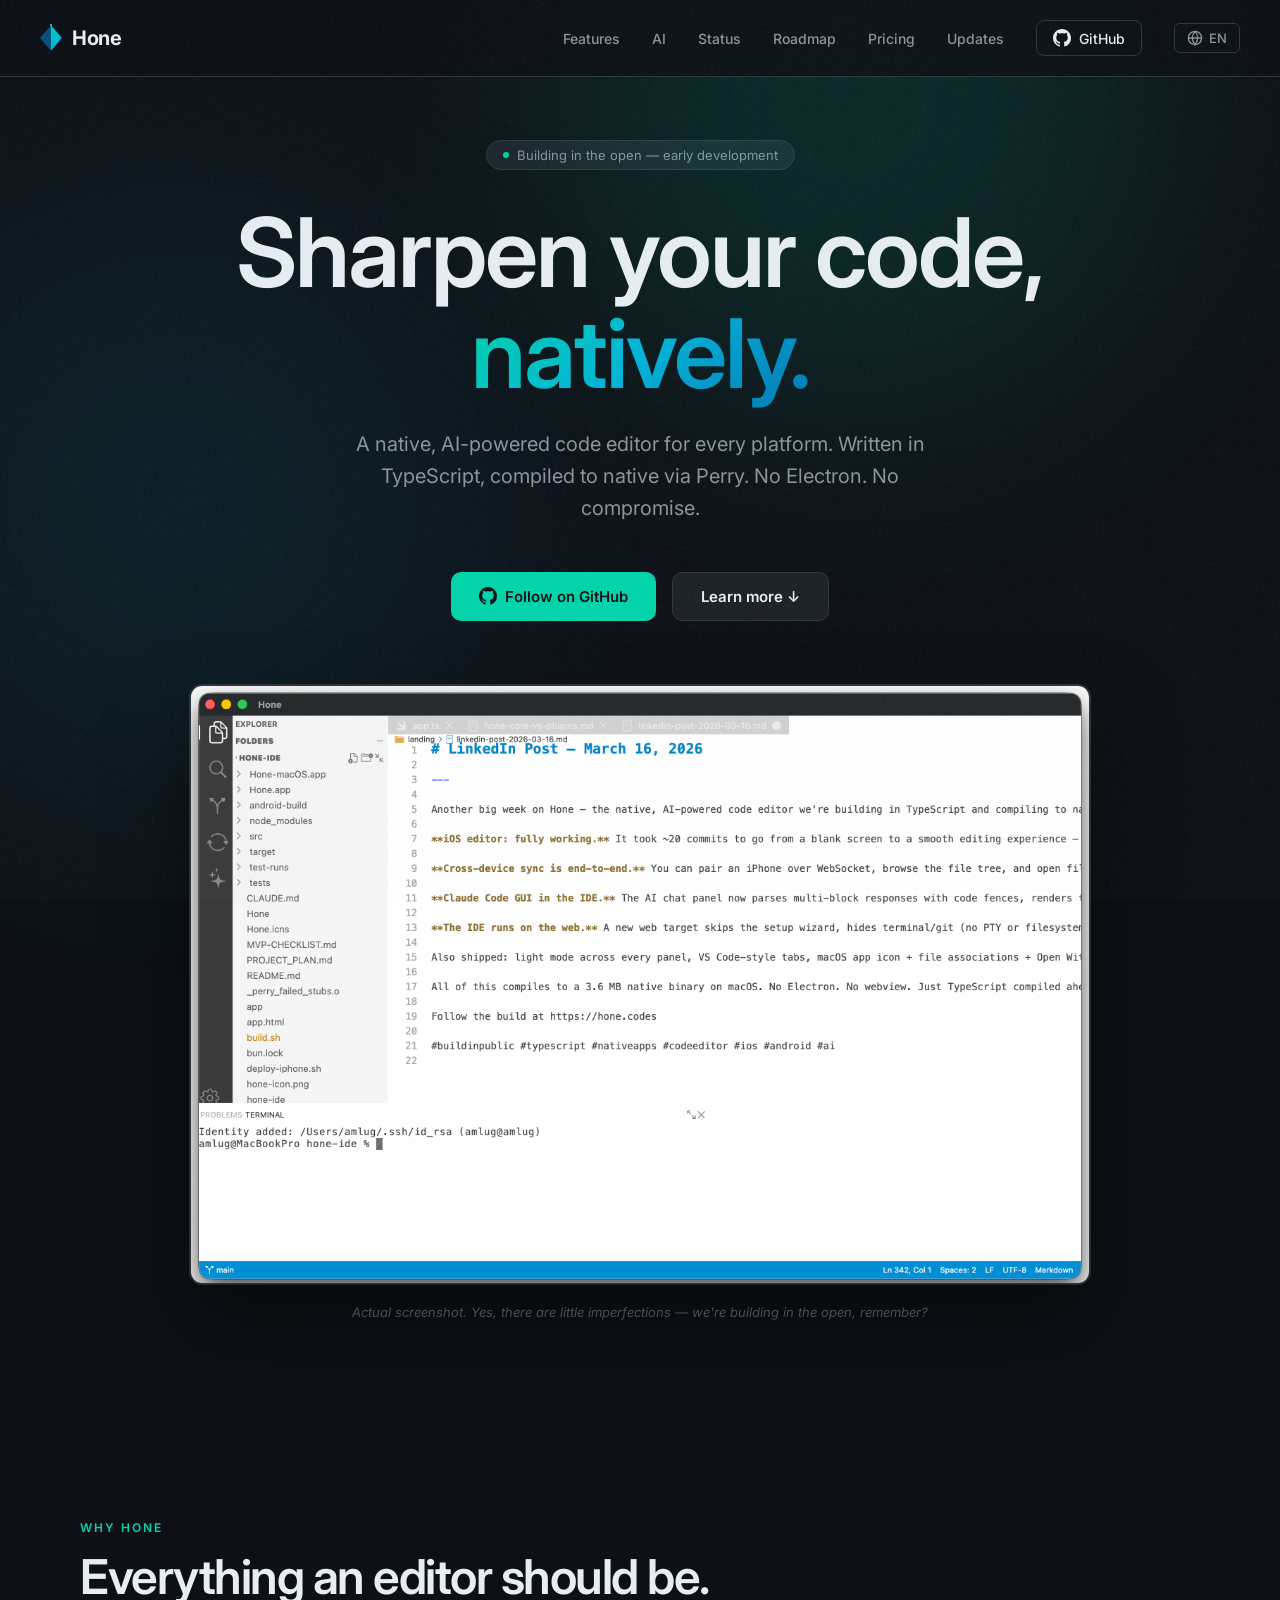
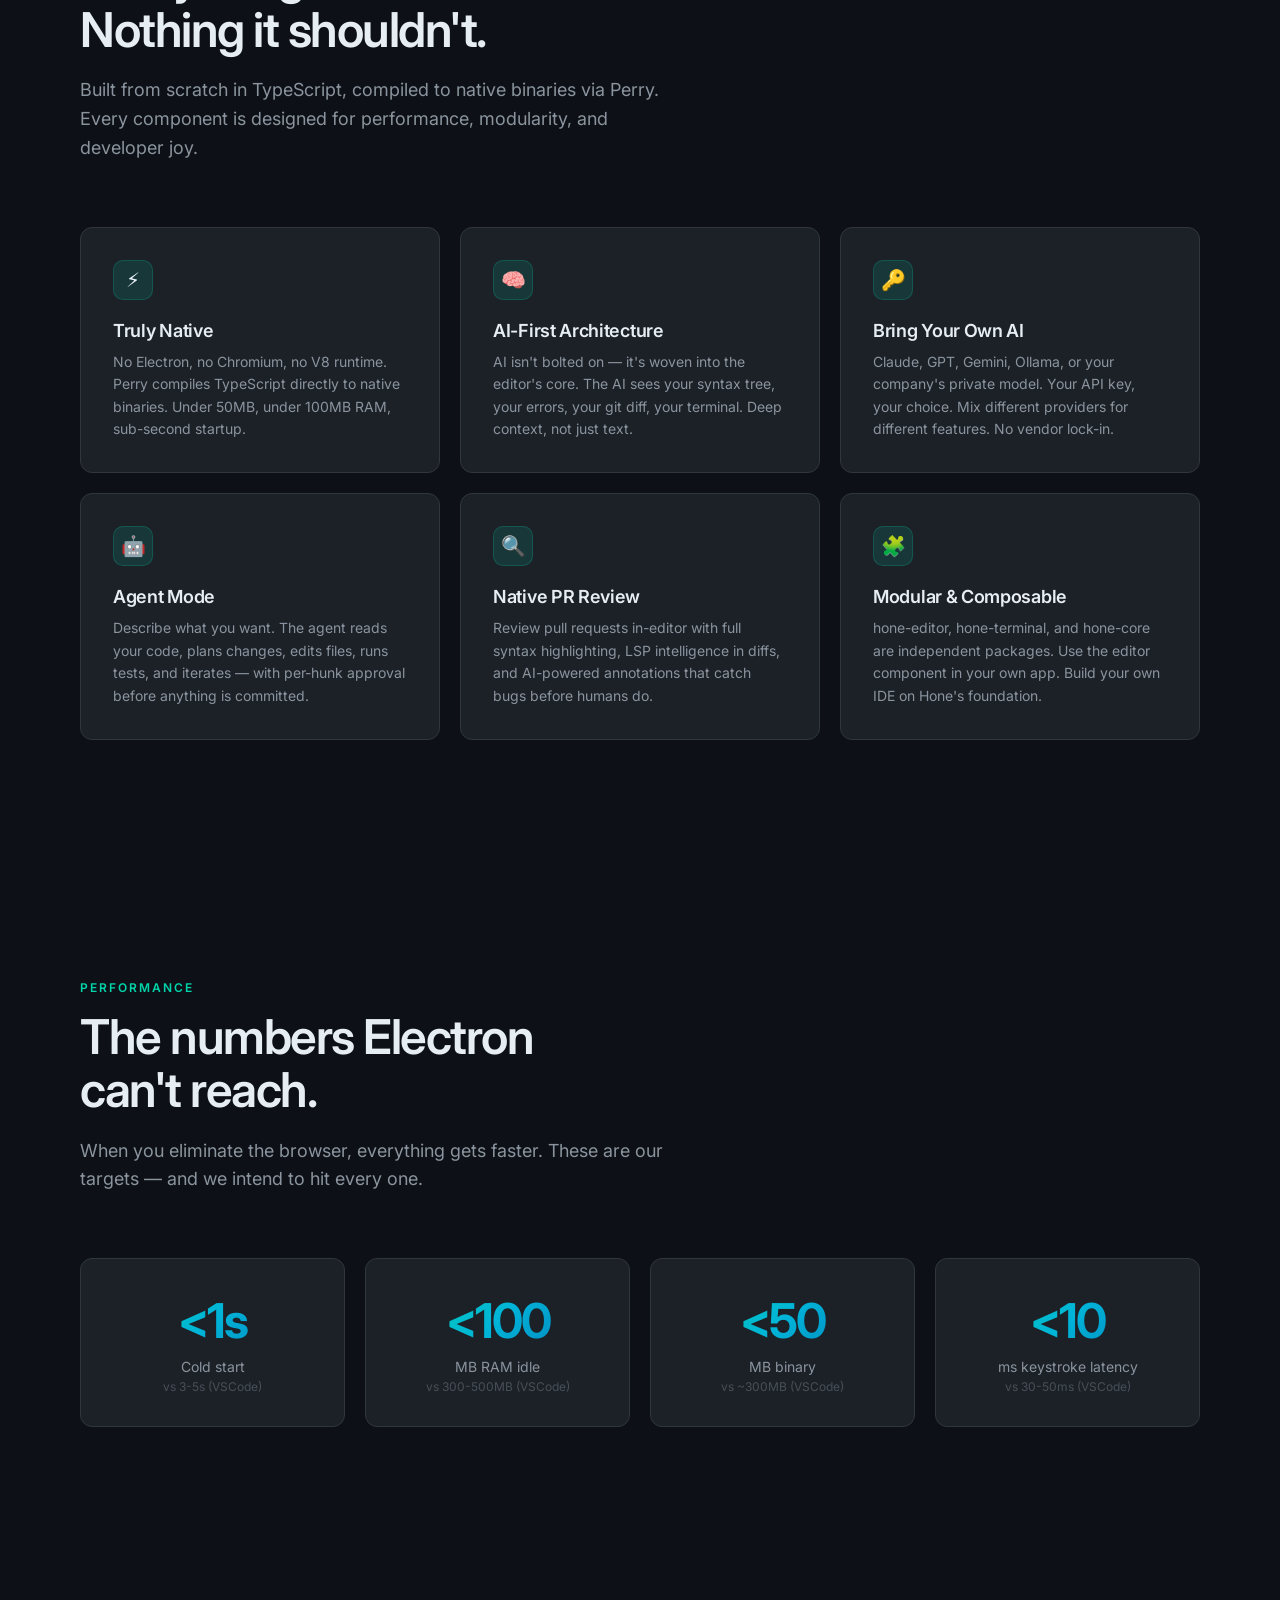
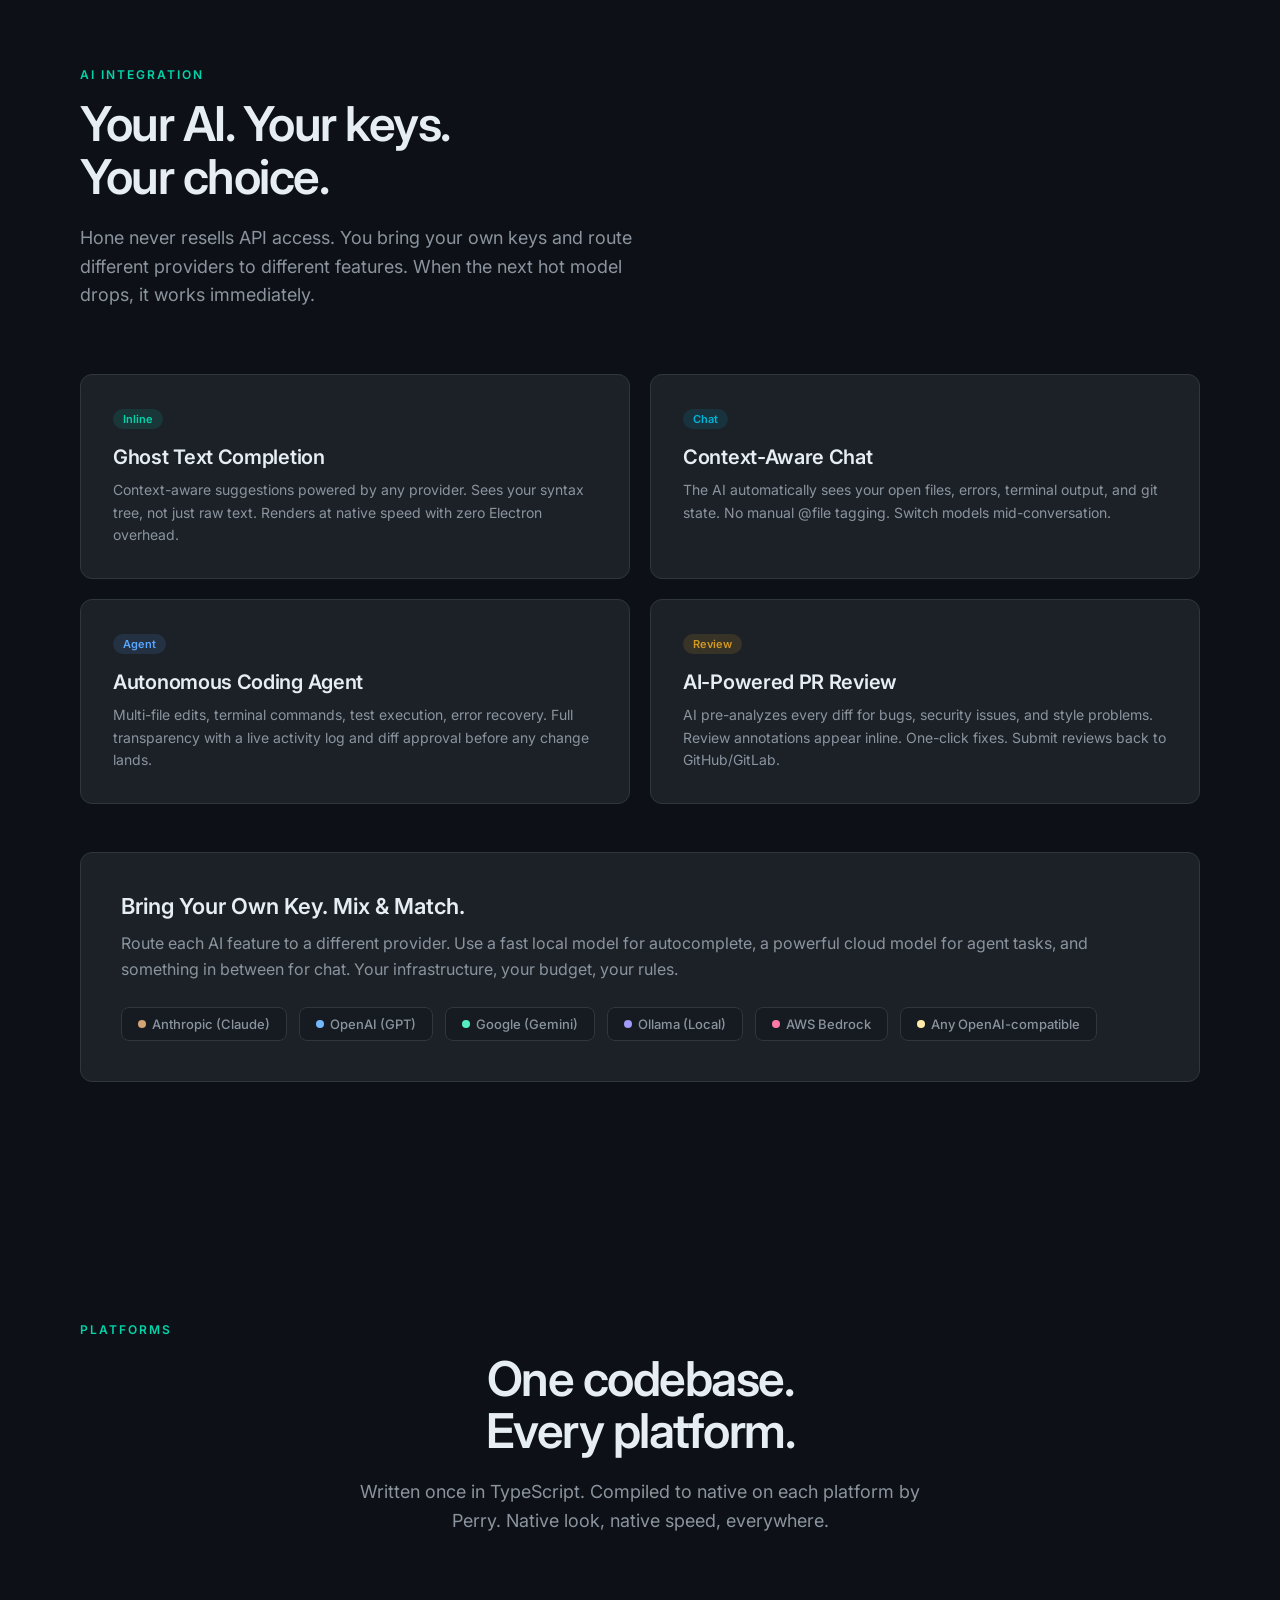
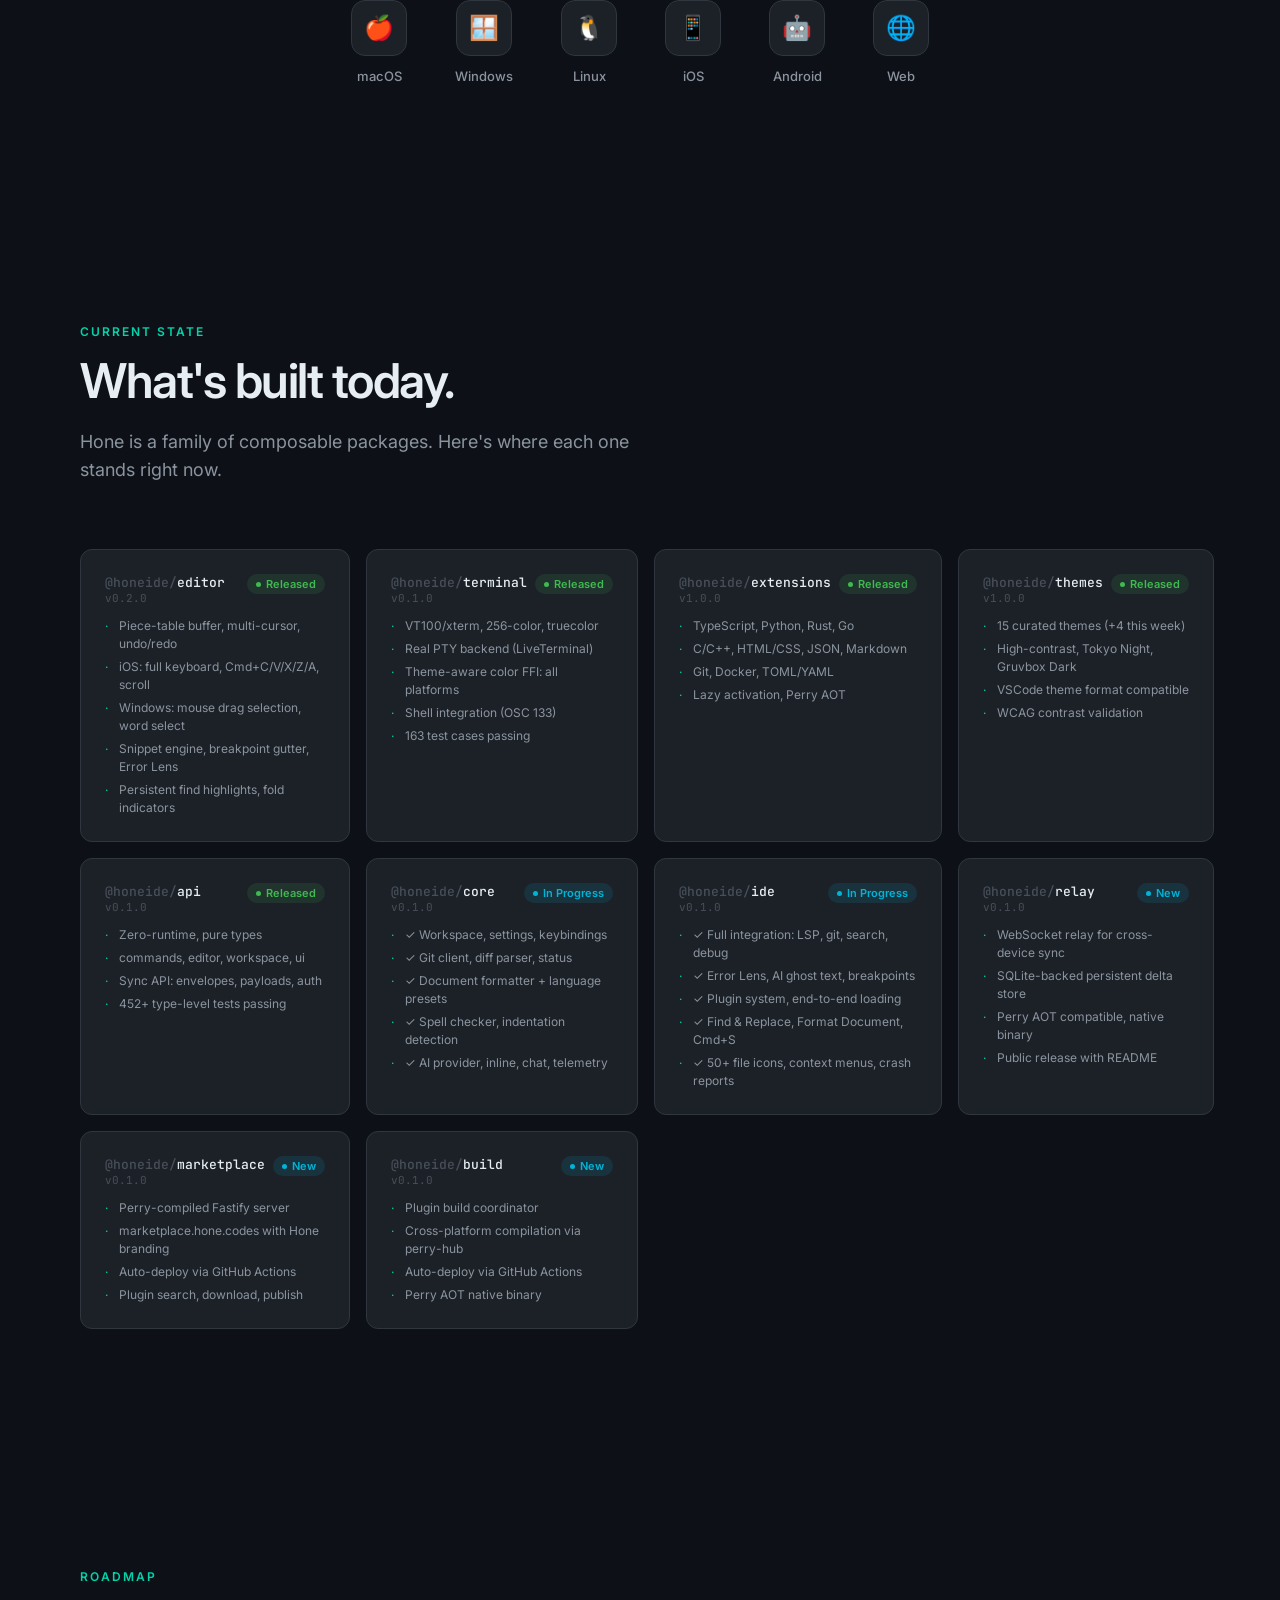
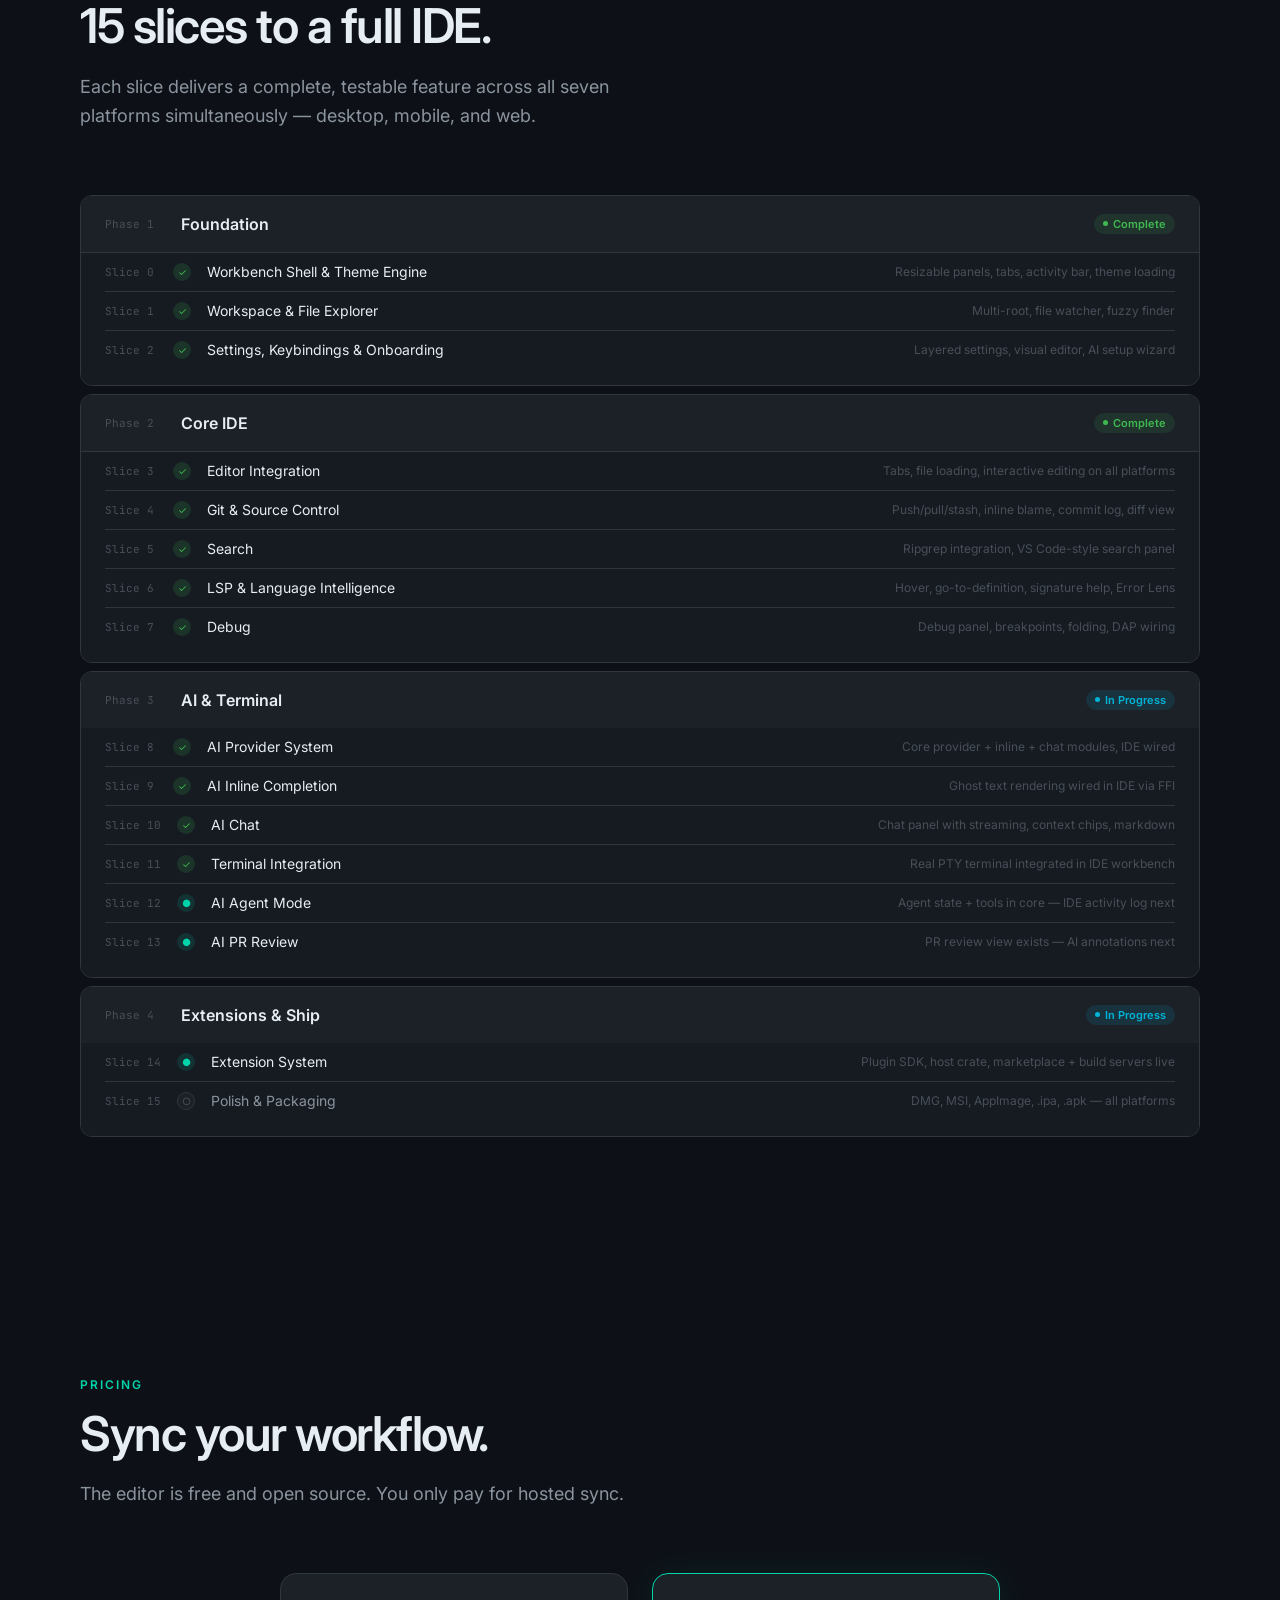
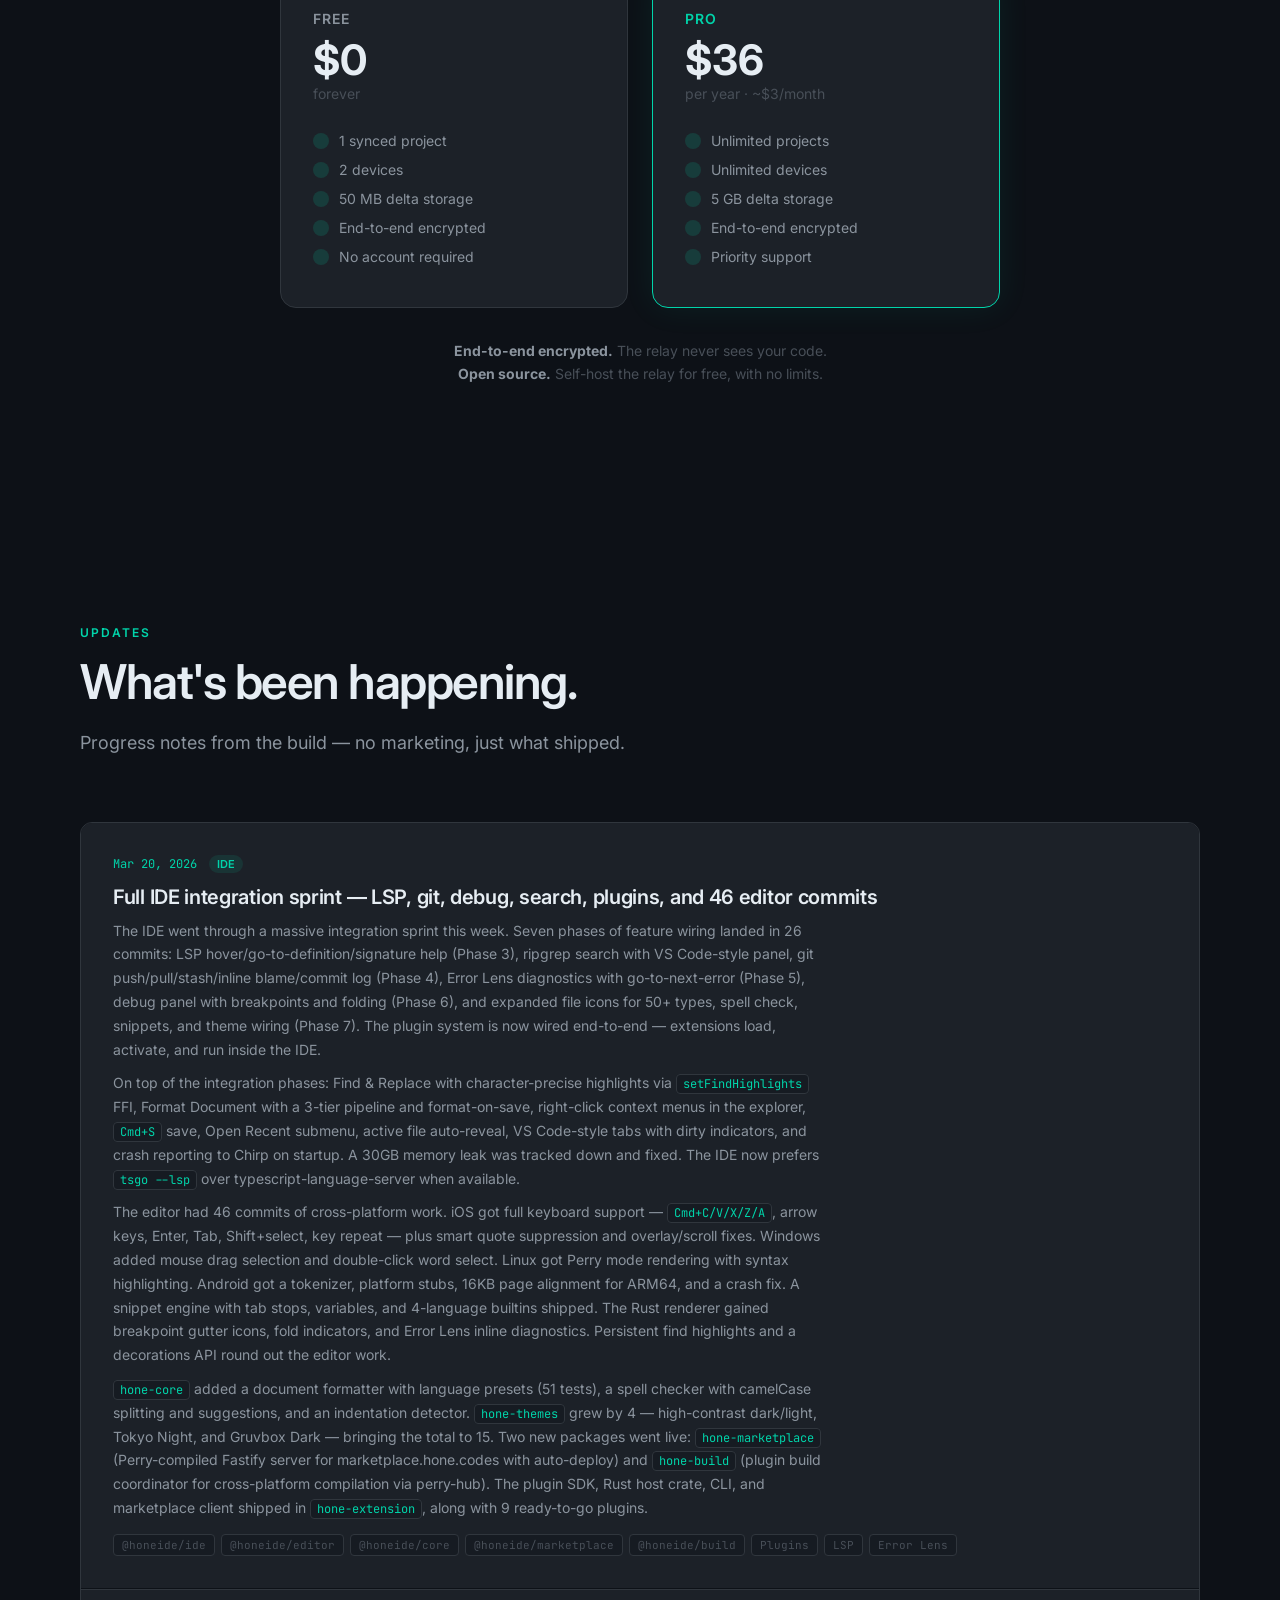
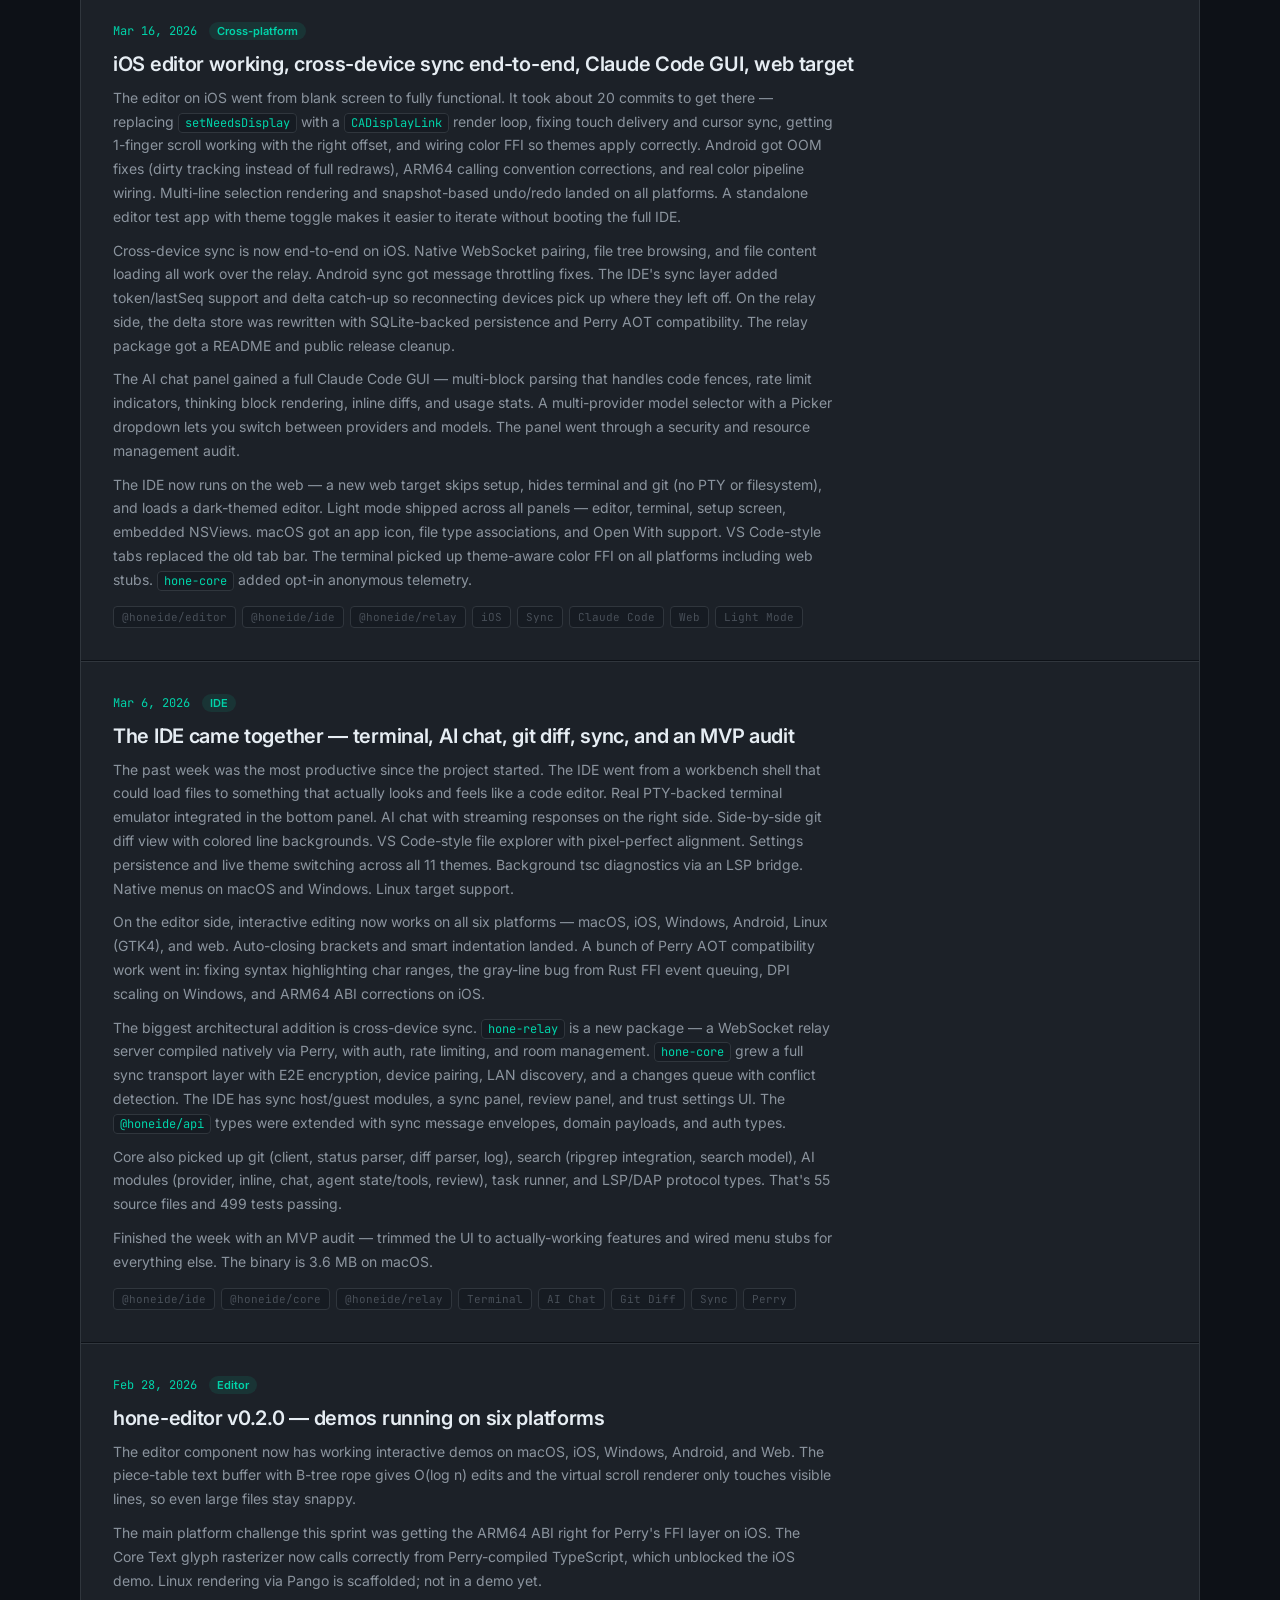
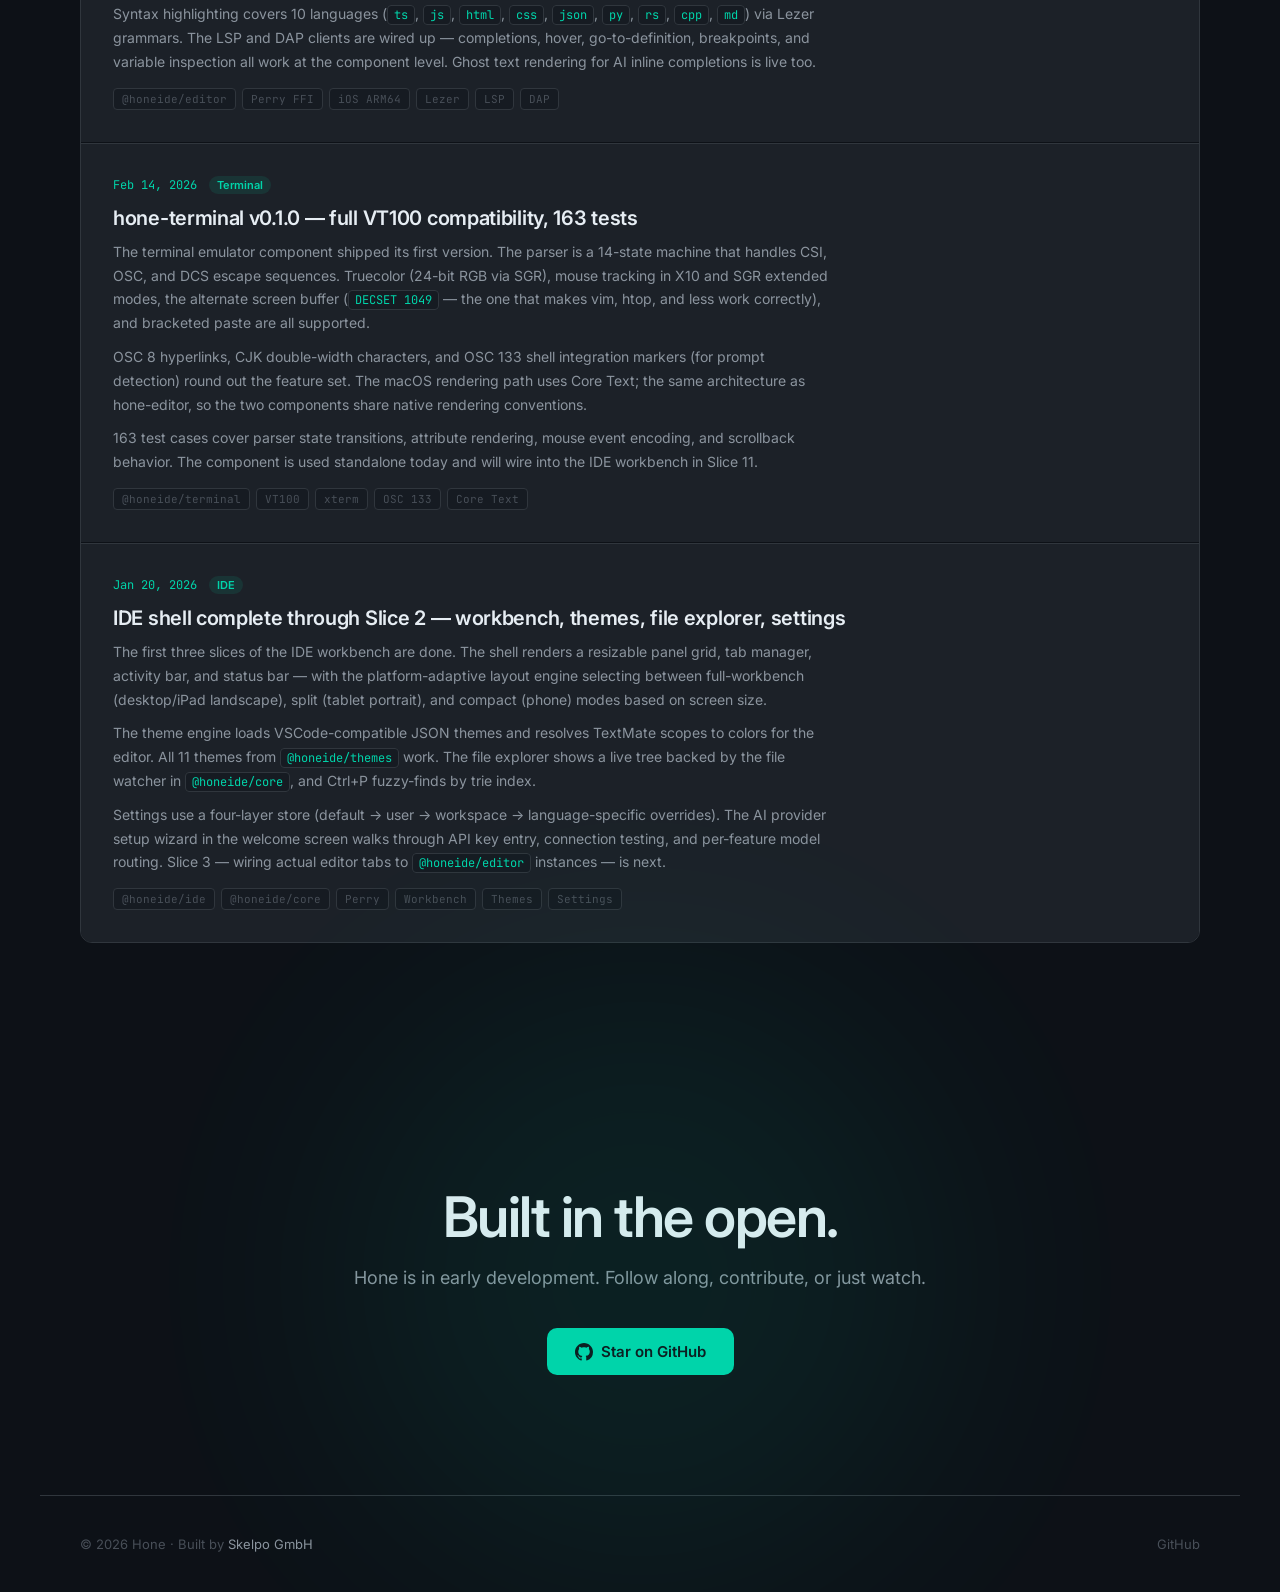
<file: index.html>
<!DOCTYPE html>
<html lang="en">
<head>
    <meta charset="UTF-8">
    <meta name="viewport" content="width=device-width, initial-scale=1.0">
    <title>Hone — Sharpen your code, natively.</title>
    <meta name="description" content="A native, AI-powered code editor for every platform. Written in TypeScript, compiled to native via Perry. No Electron. No compromise.">
    <link rel="canonical" href="https://hone.codes/">
    <meta name="theme-color" content="#0D1117">
    <meta name="author" content="Skelpo GmbH">
    <meta name="robots" content="index, follow">

    <!-- Hreflang -->
    <link rel="alternate" hreflang="en" href="https://hone.codes/">
    <link rel="alternate" hreflang="de" href="https://hone.codes/de/">
    <link rel="alternate" hreflang="ja" href="https://hone.codes/ja/">
    <link rel="alternate" hreflang="zh-Hans" href="https://hone.codes/zh-Hans/">
    <link rel="alternate" hreflang="es" href="https://hone.codes/es/">
    <link rel="alternate" hreflang="fr" href="https://hone.codes/fr/">
    <link rel="alternate" hreflang="pt" href="https://hone.codes/pt/">
    <link rel="alternate" hreflang="ko" href="https://hone.codes/ko/">
    <link rel="alternate" hreflang="it" href="https://hone.codes/it/">
    <link rel="alternate" hreflang="tr" href="https://hone.codes/tr/">
    <link rel="alternate" hreflang="th" href="https://hone.codes/th/">
    <link rel="alternate" hreflang="id" href="https://hone.codes/id/">
    <link rel="alternate" hreflang="vi" href="https://hone.codes/vi/">
    <link rel="alternate" hreflang="x-default" href="https://hone.codes/">

    <!-- Favicon -->
    <link rel="icon" type="image/png" sizes="32x32" href="[data-uri]">

    <!-- Open Graph -->
    <meta property="og:type" content="website">
    <meta property="og:url" content="https://hone.codes/">
    <meta property="og:title" content="Hone — Sharpen your code, natively.">
    <meta property="og:description" content="A native, AI-powered code editor for every platform. Written in TypeScript, compiled to native via Perry. No Electron. No compromise.">
    <meta property="og:image" content="https://hone.codes/og-image.png">
    <meta property="og:image:width" content="1200">
    <meta property="og:image:height" content="630">
    <meta property="og:image:alt" content="Hone — Native Code Editor">
    <meta property="og:site_name" content="Hone">

    <!-- Twitter Card -->
    <meta name="twitter:card" content="summary_large_image">
    <meta name="twitter:title" content="Hone — Sharpen your code, natively.">
    <meta name="twitter:description" content="A native, AI-powered code editor for every platform. Written in TypeScript, compiled to native via Perry. No Electron. No compromise.">
    <meta name="twitter:image" content="https://hone.codes/og-image.png">

    <!-- Structured Data -->
    <script type="application/ld+json">
    {
        "@context": "https://schema.org",
        "@type": "SoftwareApplication",
        "name": "Hone",
        "description": "A native, AI-powered code editor for every platform. Written in TypeScript, compiled to native via Perry.",
        "url": "https://hone.codes/",
        "applicationCategory": "DeveloperApplication",
        "operatingSystem": "macOS, Windows, Linux, iOS, Android, Web",
        "offers": [
            {
                "@type": "Offer",
                "price": "0",
                "priceCurrency": "USD",
                "description": "Free — 1 synced project, 2 devices"
            },
            {
                "@type": "Offer",
                "price": "36",
                "priceCurrency": "USD",
                "description": "Pro — Unlimited projects, unlimited devices",
                "billingIncrement": "P1Y"
            }
        ],
        "author": {
            "@type": "Organization",
            "name": "Skelpo GmbH",
            "url": "https://skelpo.com"
        }
    }
    </script>

    <link rel="preconnect" href="https://fonts.googleapis.com">
    <link rel="preconnect" href="https://fonts.gstatic.com" crossorigin>
    <link href="https://fonts.googleapis.com/css2?family=Inter:wght@400;500;600;700&family=JetBrains+Mono:wght@400;500;700&display=swap" rel="stylesheet">
    <link rel="stylesheet" href="/style.css">
</head>
<body>

<nav>
    <a href="/" class="nav-logo">
        <div class="nav-logo-icon">
            <svg width="22" height="28" viewBox="0 0 48 56" xmlns="http://www.w3.org/2000/svg">
                <defs>
                    <linearGradient id="nav-mark-grad" x1="0%" y1="0%" x2="100%" y2="100%">
                        <stop offset="0%" stop-color="#00D4AA"/>
                        <stop offset="60%" stop-color="#00B4D8"/>
                        <stop offset="100%" stop-color="#0077B6"/>
                    </linearGradient>
                    <linearGradient id="nav-edge-grad" x1="0%" y1="0%" x2="100%" y2="0%">
                        <stop offset="0%" stop-color="#00FFD0"/>
                        <stop offset="100%" stop-color="#00D4AA"/>
                    </linearGradient>
                    <filter id="nav-glow">
                        <feGaussianBlur stdDeviation="1.5" result="blur"/>
                        <feMerge><feMergeNode in="blur"/><feMergeNode in="SourceGraphic"/></feMerge>
                    </filter>
                </defs>
                <polygon points="24,0 0,28 24,56" fill="#0077B6" opacity="0.65"/>
                <polygon points="24,0 48,28 24,56" fill="url(#nav-mark-grad)"/>
                <line x1="24" y1="0" x2="24" y2="56" stroke="url(#nav-edge-grad)" stroke-width="1.5" filter="url(#nav-glow)" opacity="0.9"/>
                <circle cx="24" cy="0" r="2.5" fill="#00FFD0" opacity="0.85"/>
            </svg>
        </div>
        <span class="nav-logo-text">Hone</span>
    </a>
    <div class="nav-links">
        <a href="#features">Features</a>
        <a href="#ai">AI</a>
        <a href="#status">Status</a>
        <a href="#roadmap">Roadmap</a>
        <a href="#pricing">Pricing</a>
        <a href="#updates">Updates</a>
        <a href="https://github.com/HoneIDE" target="_blank" class="nav-github">
            <svg viewBox="0 0 16 16"><path d="M8 0C3.58 0 0 3.58 0 8c0 3.54 2.29 6.53 5.47 7.59.4.07.55-.17.55-.38 0-.19-.01-.82-.01-1.49-2.01.37-2.53-.49-2.69-.94-.09-.23-.48-.94-.82-1.13-.28-.15-.68-.52-.01-.53.63-.01 1.08.58 1.23.82.72 1.21 1.87.87 2.33.66.07-.52.28-.87.51-1.07-1.78-.2-3.64-.89-3.64-3.95 0-.87.31-1.59.82-2.15-.08-.2-.36-1.02.08-2.12 0 0 .67-.21 2.2.82.64-.18 1.32-.27 2-.27.68 0 1.36.09 2 .27 1.53-1.04 2.2-.82 2.2-.82.44 1.1.16 1.92.08 2.12.51.56.82 1.27.82 2.15 0 3.07-1.87 3.75-3.65 3.95.29.25.54.73.54 1.48 0 1.07-.01 1.93-.01 2.2 0 .21.15.46.55.38A8.013 8.013 0 0016 8c0-4.42-3.58-8-8-8z"/></svg>
            GitHub
        </a>
        <div class="lang-picker">
            <button class="lang-picker-btn">
                <svg viewBox="0 0 24 24" fill="none" stroke="currentColor" stroke-width="2"><circle cx="12" cy="12" r="10"/><path d="M2 12h20M12 2a15.3 15.3 0 0 1 4 10 15.3 15.3 0 0 1-4 10 15.3 15.3 0 0 1-4-10 15.3 15.3 0 0 1 4-10z"/></svg>
                EN
            </button>
            <div class="lang-dropdown">
                <a href="/" class="active">English</a>
                <a href="/de/">Deutsch</a>
                <a href="/ja/">日本語</a>
                <a href="/zh-Hans/">中文</a>
                <a href="/es/">Español</a>
                <a href="/fr/">Français</a>
                <a href="/pt/">Português</a>
                <a href="/ko/">한국어</a>
                <a href="/it/">Italiano</a>
                <a href="/tr/">Türkçe</a>
                <a href="/th/">ไทย</a>
                <a href="/id/">Indonesia</a>
                <a href="/vi/">Tiếng Việt</a>
            </div>
        </div>
    </div>
</nav>

<!-- ===== HERO ===== -->
<section class="hero">
    <div class="glow-orb green"></div>
    <div class="glow-orb blue"></div>

    <div class="hero-badge">
        <span class="dot"></span>
        Building in the open — early development
    </div>

    <h1>Sharpen your code,<br><span class="highlight">natively.</span></h1>

    <p class="hero-sub">
        A native, AI-powered code editor for every platform. Written in TypeScript, compiled to native via Perry. No Electron. No compromise.
    </p>

    <div class="hero-cta">
        <a href="https://github.com/HoneIDE" target="_blank" class="btn btn-primary">
            <svg width="18" height="18" viewBox="0 0 16 16" fill="currentColor"><path d="M8 0C3.58 0 0 3.58 0 8c0 3.54 2.29 6.53 5.47 7.59.4.07.55-.17.55-.38 0-.19-.01-.82-.01-1.49-2.01.37-2.53-.49-2.69-.94-.09-.23-.48-.94-.82-1.13-.28-.15-.68-.52-.01-.53.63-.01 1.08.58 1.23.82.72 1.21 1.87.87 2.33.66.07-.52.28-.87.51-1.07-1.78-.2-3.64-.89-3.64-3.95 0-.87.31-1.59.82-2.15-.08-.2-.36-1.02.08-2.12 0 0 .67-.21 2.2.82.64-.18 1.32-.27 2-.27.68 0 1.36.09 2 .27 1.53-1.04 2.2-.82 2.2-.82.44 1.1.16 1.92.08 2.12.51.56.82 1.27.82 2.15 0 3.07-1.87 3.75-3.65 3.95.29.25.54.73.54 1.48 0 1.07-.01 1.93-.01 2.2 0 .21.15.46.55.38A8.013 8.013 0 0016 8c0-4.42-3.58-8-8-8z"/></svg>
            Follow on GitHub
        </a>
        <a href="#features" class="btn btn-secondary">
            Learn more ↓
        </a>
    </div>

    <!-- Real screenshot -->
    <div class="screenshot-wrapper">
        <img src="screenshot.png" alt="Hone IDE running on macOS — file explorer, editor with syntax highlighting, terminal, and tabs" class="hero-screenshot">
        <p class="screenshot-caption">Actual screenshot. Yes, there are little imperfections — we're building in the open, remember?</p>
    </div>
</section>

<!-- ===== FEATURES ===== -->
<section class="section fade-in" id="features">
    <div class="section-label">Why Hone</div>
    <h2 class="section-title">Everything an editor should be.<br>Nothing it shouldn't.</h2>
    <p class="section-desc">
        Built from scratch in TypeScript, compiled to native binaries via Perry. Every component is designed for performance, modularity, and developer joy.
    </p>

    <div class="features-grid">
        <div class="feature-card">
            <div class="feature-icon">⚡</div>
            <h3>Truly Native</h3>
            <p>No Electron, no Chromium, no V8 runtime. Perry compiles TypeScript directly to native binaries. Under 50MB, under 100MB RAM, sub-second startup.</p>
        </div>
        <div class="feature-card">
            <div class="feature-icon">🧠</div>
            <h3>AI-First Architecture</h3>
            <p>AI isn't bolted on — it's woven into the editor's core. The AI sees your syntax tree, your errors, your git diff, your terminal. Deep context, not just text.</p>
        </div>
        <div class="feature-card">
            <div class="feature-icon">🔑</div>
            <h3>Bring Your Own AI</h3>
            <p>Claude, GPT, Gemini, Ollama, or your company's private model. Your API key, your choice. Mix different providers for different features. No vendor lock-in.</p>
        </div>
        <div class="feature-card">
            <div class="feature-icon">🤖</div>
            <h3>Agent Mode</h3>
            <p>Describe what you want. The agent reads your code, plans changes, edits files, runs tests, and iterates — with per-hunk approval before anything is committed.</p>
        </div>
        <div class="feature-card">
            <div class="feature-icon">🔍</div>
            <h3>Native PR Review</h3>
            <p>Review pull requests in-editor with full syntax highlighting, LSP intelligence in diffs, and AI-powered annotations that catch bugs before humans do.</p>
        </div>
        <div class="feature-card">
            <div class="feature-icon">🧩</div>
            <h3>Modular & Composable</h3>
            <p>hone-editor, hone-terminal, and hone-core are independent packages. Use the editor component in your own app. Build your own IDE on Hone's foundation.</p>
        </div>
    </div>
</section>

<!-- ===== PERFORMANCE ===== -->
<section class="section fade-in" id="performance">
    <div class="section-label">Performance</div>
    <h2 class="section-title">The numbers Electron<br>can't reach.</h2>
    <p class="section-desc">
        When you eliminate the browser, everything gets faster. These are our targets — and we intend to hit every one.
    </p>

    <div class="perf-grid">
        <div class="perf-card">
            <div class="perf-value">&lt;1s</div>
            <div class="perf-label">Cold start</div>
            <div class="perf-compare">vs 3-5s (VSCode)</div>
        </div>
        <div class="perf-card">
            <div class="perf-value">&lt;100</div>
            <div class="perf-label">MB RAM idle</div>
            <div class="perf-compare">vs 300-500MB (VSCode)</div>
        </div>
        <div class="perf-card">
            <div class="perf-value">&lt;50</div>
            <div class="perf-label">MB binary</div>
            <div class="perf-compare">vs ~300MB (VSCode)</div>
        </div>
        <div class="perf-card">
            <div class="perf-value">&lt;10</div>
            <div class="perf-label">ms keystroke latency</div>
            <div class="perf-compare">vs 30-50ms (VSCode)</div>
        </div>
    </div>
</section>

<!-- ===== AI ===== -->
<section class="section fade-in" id="ai">
    <div class="section-label">AI Integration</div>
    <h2 class="section-title">Your AI. Your keys.<br>Your choice.</h2>
    <p class="section-desc">
        Hone never resells API access. You bring your own keys and route different providers to different features. When the next hot model drops, it works immediately.
    </p>

    <div class="ai-features">
        <div class="ai-feature-card">
            <span class="tag tag-green">Inline</span>
            <h3>Ghost Text Completion</h3>
            <p>Context-aware suggestions powered by any provider. Sees your syntax tree, not just raw text. Renders at native speed with zero Electron overhead.</p>
        </div>
        <div class="ai-feature-card">
            <span class="tag tag-blue">Chat</span>
            <h3>Context-Aware Chat</h3>
            <p>The AI automatically sees your open files, errors, terminal output, and git state. No manual @file tagging. Switch models mid-conversation.</p>
        </div>
        <div class="ai-feature-card">
            <span class="tag tag-purple">Agent</span>
            <h3>Autonomous Coding Agent</h3>
            <p>Multi-file edits, terminal commands, test execution, error recovery. Full transparency with a live activity log and diff approval before any change lands.</p>
        </div>
        <div class="ai-feature-card">
            <span class="tag tag-yellow">Review</span>
            <h3>AI-Powered PR Review</h3>
            <p>AI pre-analyzes every diff for bugs, security issues, and style problems. Review annotations appear inline. One-click fixes. Submit reviews back to GitHub/GitLab.</p>
        </div>
    </div>

    <div class="byok-block">
        <h3>Bring Your Own Key. Mix & Match.</h3>
        <p>Route each AI feature to a different provider. Use a fast local model for autocomplete, a powerful cloud model for agent tasks, and something in between for chat. Your infrastructure, your budget, your rules.</p>
        <div class="provider-logos">
            <div class="provider-pill"><span class="provider-dot" style="background:#d4a574"></span> Anthropic (Claude)</div>
            <div class="provider-pill"><span class="provider-dot" style="background:#74b9ff"></span> OpenAI (GPT)</div>
            <div class="provider-pill"><span class="provider-dot" style="background:#55efc4"></span> Google (Gemini)</div>
            <div class="provider-pill"><span class="provider-dot" style="background:#a29bfe"></span> Ollama (Local)</div>
            <div class="provider-pill"><span class="provider-dot" style="background:#fd79a8"></span> AWS Bedrock</div>
            <div class="provider-pill"><span class="provider-dot" style="background:#ffeaa7"></span> Any OpenAI-compatible</div>
        </div>
    </div>
</section>

<!-- ===== PLATFORMS ===== -->
<section class="section fade-in" id="platforms">
    <div class="section-label">Platforms</div>
    <h2 class="section-title" style="text-align:center;">One codebase.<br>Every platform.</h2>
    <p class="section-desc" style="text-align:center; margin-left:auto; margin-right:auto;">
        Written once in TypeScript. Compiled to native on each platform by Perry. Native look, native speed, everywhere.
    </p>

    <div class="platforms-row">
        <div class="platform-item">
            <div class="platform-icon">🍎</div>
            <span class="platform-label">macOS</span>
        </div>
        <div class="platform-item">
            <div class="platform-icon">🪟</div>
            <span class="platform-label">Windows</span>
        </div>
        <div class="platform-item">
            <div class="platform-icon">🐧</div>
            <span class="platform-label">Linux</span>
        </div>
        <div class="platform-item">
            <div class="platform-icon">📱</div>
            <span class="platform-label">iOS</span>
        </div>
        <div class="platform-item">
            <div class="platform-icon">🤖</div>
            <span class="platform-label">Android</span>
        </div>
        <div class="platform-item">
            <div class="platform-icon">🌐</div>
            <span class="platform-label">Web</span>
        </div>
    </div>
</section>

<!-- ===== STATUS ===== -->
<section class="section fade-in" id="status">
    <div class="section-label">Current State</div>
    <h2 class="section-title">What's built today.</h2>
    <p class="section-desc">
        Hone is a family of composable packages. Here's where each one stands right now.
    </p>

    <div class="status-grid">
        <div class="status-card">
            <div class="status-card-header">
                <div>
                    <div class="pkg-name"><span class="pkg-scope">@honeide/</span>editor</div>
                    <div class="version-tag">v0.2.0</div>
                </div>
                <span class="status-badge badge-done"><span class="badge-dot"></span>Released</span>
            </div>
            <ul class="status-card-bullets">
                <li>Piece-table buffer, multi-cursor, undo/redo</li>
                <li>iOS: full keyboard, Cmd+C/V/X/Z/A, scroll</li>
                <li>Windows: mouse drag selection, word select</li>
                <li>Snippet engine, breakpoint gutter, Error Lens</li>
                <li>Persistent find highlights, fold indicators</li>
            </ul>
        </div>

        <div class="status-card">
            <div class="status-card-header">
                <div>
                    <div class="pkg-name"><span class="pkg-scope">@honeide/</span>terminal</div>
                    <div class="version-tag">v0.1.0</div>
                </div>
                <span class="status-badge badge-done"><span class="badge-dot"></span>Released</span>
            </div>
            <ul class="status-card-bullets">
                <li>VT100/xterm, 256-color, truecolor</li>
                <li>Real PTY backend (LiveTerminal)</li>
                <li>Theme-aware color FFI: all platforms</li>
                <li>Shell integration (OSC 133)</li>
                <li>163 test cases passing</li>
            </ul>
        </div>

        <div class="status-card">
            <div class="status-card-header">
                <div>
                    <div class="pkg-name"><span class="pkg-scope">@honeide/</span>extensions</div>
                    <div class="version-tag">v1.0.0</div>
                </div>
                <span class="status-badge badge-done"><span class="badge-dot"></span>Released</span>
            </div>
            <ul class="status-card-bullets">
                <li>TypeScript, Python, Rust, Go</li>
                <li>C/C++, HTML/CSS, JSON, Markdown</li>
                <li>Git, Docker, TOML/YAML</li>
                <li>Lazy activation, Perry AOT</li>
            </ul>
        </div>

        <div class="status-card">
            <div class="status-card-header">
                <div>
                    <div class="pkg-name"><span class="pkg-scope">@honeide/</span>themes</div>
                    <div class="version-tag">v1.0.0</div>
                </div>
                <span class="status-badge badge-done"><span class="badge-dot"></span>Released</span>
            </div>
            <ul class="status-card-bullets">
                <li>15 curated themes (+4 this week)</li>
                <li>High-contrast, Tokyo Night, Gruvbox Dark</li>
                <li>VSCode theme format compatible</li>
                <li>WCAG contrast validation</li>
            </ul>
        </div>

        <div class="status-card">
            <div class="status-card-header">
                <div>
                    <div class="pkg-name"><span class="pkg-scope">@honeide/</span>api</div>
                    <div class="version-tag">v0.1.0</div>
                </div>
                <span class="status-badge badge-done"><span class="badge-dot"></span>Released</span>
            </div>
            <ul class="status-card-bullets">
                <li>Zero-runtime, pure types</li>
                <li>commands, editor, workspace, ui</li>
                <li>Sync API: envelopes, payloads, auth</li>
                <li>452+ type-level tests passing</li>
            </ul>
        </div>

        <div class="status-card">
            <div class="status-card-header">
                <div>
                    <div class="pkg-name"><span class="pkg-scope">@honeide/</span>core</div>
                    <div class="version-tag">v0.1.0</div>
                </div>
                <span class="status-badge badge-active"><span class="badge-dot"></span>In Progress</span>
            </div>
            <ul class="status-card-bullets">
                <li>✓ Workspace, settings, keybindings</li>
                <li>✓ Git client, diff parser, status</li>
                <li>✓ Document formatter + language presets</li>
                <li>✓ Spell checker, indentation detection</li>
                <li>✓ AI provider, inline, chat, telemetry</li>
            </ul>
        </div>

        <div class="status-card">
            <div class="status-card-header">
                <div>
                    <div class="pkg-name"><span class="pkg-scope">@honeide/</span>ide</div>
                    <div class="version-tag">v0.1.0</div>
                </div>
                <span class="status-badge badge-active"><span class="badge-dot"></span>In Progress</span>
            </div>
            <ul class="status-card-bullets">
                <li>✓ Full integration: LSP, git, search, debug</li>
                <li>✓ Error Lens, AI ghost text, breakpoints</li>
                <li>✓ Plugin system, end-to-end loading</li>
                <li>✓ Find & Replace, Format Document, Cmd+S</li>
                <li>✓ 50+ file icons, context menus, crash reports</li>
            </ul>
        </div>

        <div class="status-card">
            <div class="status-card-header">
                <div>
                    <div class="pkg-name"><span class="pkg-scope">@honeide/</span>relay</div>
                    <div class="version-tag">v0.1.0</div>
                </div>
                <span class="status-badge badge-active"><span class="badge-dot"></span>New</span>
            </div>
            <ul class="status-card-bullets">
                <li>WebSocket relay for cross-device sync</li>
                <li>SQLite-backed persistent delta store</li>
                <li>Perry AOT compatible, native binary</li>
                <li>Public release with README</li>
            </ul>
        </div>

        <div class="status-card">
            <div class="status-card-header">
                <div>
                    <div class="pkg-name"><span class="pkg-scope">@honeide/</span>marketplace</div>
                    <div class="version-tag">v0.1.0</div>
                </div>
                <span class="status-badge badge-active"><span class="badge-dot"></span>New</span>
            </div>
            <ul class="status-card-bullets">
                <li>Perry-compiled Fastify server</li>
                <li>marketplace.hone.codes with Hone branding</li>
                <li>Auto-deploy via GitHub Actions</li>
                <li>Plugin search, download, publish</li>
            </ul>
        </div>

        <div class="status-card">
            <div class="status-card-header">
                <div>
                    <div class="pkg-name"><span class="pkg-scope">@honeide/</span>build</div>
                    <div class="version-tag">v0.1.0</div>
                </div>
                <span class="status-badge badge-active"><span class="badge-dot"></span>New</span>
            </div>
            <ul class="status-card-bullets">
                <li>Plugin build coordinator</li>
                <li>Cross-platform compilation via perry-hub</li>
                <li>Auto-deploy via GitHub Actions</li>
                <li>Perry AOT native binary</li>
            </ul>
        </div>
    </div>
</section>

<!-- ===== ROADMAP ===== -->
<section class="section fade-in" id="roadmap">
    <div class="section-label">Roadmap</div>
    <h2 class="section-title">15 slices to a full IDE.</h2>
    <p class="section-desc">
        Each slice delivers a complete, testable feature across all seven platforms simultaneously — desktop, mobile, and web.
    </p>

    <div class="roadmap-phases">

        <div class="phase-block done">
            <div class="phase-header">
                <span class="phase-number">Phase 1</span>
                <span class="phase-title">Foundation</span>
                <span class="status-badge badge-done"><span class="badge-dot"></span>Complete</span>
            </div>
            <div class="phase-slices">
                <div class="slice-row">
                    <span class="slice-num">Slice 0</span>
                    <span class="slice-check done">✓</span>
                    <span class="slice-name">Workbench Shell &amp; Theme Engine</span>
                    <span class="slice-detail">Resizable panels, tabs, activity bar, theme loading</span>
                </div>
                <div class="slice-row">
                    <span class="slice-num">Slice 1</span>
                    <span class="slice-check done">✓</span>
                    <span class="slice-name">Workspace &amp; File Explorer</span>
                    <span class="slice-detail">Multi-root, file watcher, fuzzy finder</span>
                </div>
                <div class="slice-row">
                    <span class="slice-num">Slice 2</span>
                    <span class="slice-check done">✓</span>
                    <span class="slice-name">Settings, Keybindings &amp; Onboarding</span>
                    <span class="slice-detail">Layered settings, visual editor, AI setup wizard</span>
                </div>
            </div>
        </div>

        <div class="phase-block done">
            <div class="phase-header">
                <span class="phase-number">Phase 2</span>
                <span class="phase-title">Core IDE</span>
                <span class="status-badge badge-done"><span class="badge-dot"></span>Complete</span>
            </div>
            <div class="phase-slices">
                <div class="slice-row">
                    <span class="slice-num">Slice 3</span>
                    <span class="slice-check done">✓</span>
                    <span class="slice-name">Editor Integration</span>
                    <span class="slice-detail">Tabs, file loading, interactive editing on all platforms</span>
                </div>
                <div class="slice-row">
                    <span class="slice-num">Slice 4</span>
                    <span class="slice-check done">✓</span>
                    <span class="slice-name">Git &amp; Source Control</span>
                    <span class="slice-detail">Push/pull/stash, inline blame, commit log, diff view</span>
                </div>
                <div class="slice-row">
                    <span class="slice-num">Slice 5</span>
                    <span class="slice-check done">✓</span>
                    <span class="slice-name">Search</span>
                    <span class="slice-detail">Ripgrep integration, VS Code-style search panel</span>
                </div>
                <div class="slice-row">
                    <span class="slice-num">Slice 6</span>
                    <span class="slice-check done">✓</span>
                    <span class="slice-name">LSP &amp; Language Intelligence</span>
                    <span class="slice-detail">Hover, go-to-definition, signature help, Error Lens</span>
                </div>
                <div class="slice-row">
                    <span class="slice-num">Slice 7</span>
                    <span class="slice-check done">✓</span>
                    <span class="slice-name">Debug</span>
                    <span class="slice-detail">Debug panel, breakpoints, folding, DAP wiring</span>
                </div>
            </div>
        </div>

        <div class="phase-block">
            <div class="phase-header">
                <span class="phase-number">Phase 3</span>
                <span class="phase-title">AI &amp; Terminal</span>
                <span class="status-badge badge-active"><span class="badge-dot"></span>In Progress</span>
            </div>
            <div class="phase-slices">
                <div class="slice-row">
                    <span class="slice-num">Slice 8</span>
                    <span class="slice-check done">✓</span>
                    <span class="slice-name">AI Provider System</span>
                    <span class="slice-detail">Core provider + inline + chat modules, IDE wired</span>
                </div>
                <div class="slice-row">
                    <span class="slice-num">Slice 9</span>
                    <span class="slice-check done">✓</span>
                    <span class="slice-name">AI Inline Completion</span>
                    <span class="slice-detail">Ghost text rendering wired in IDE via FFI</span>
                </div>
                <div class="slice-row">
                    <span class="slice-num">Slice 10</span>
                    <span class="slice-check done">✓</span>
                    <span class="slice-name">AI Chat</span>
                    <span class="slice-detail">Chat panel with streaming, context chips, markdown</span>
                </div>
                <div class="slice-row">
                    <span class="slice-num">Slice 11</span>
                    <span class="slice-check done">✓</span>
                    <span class="slice-name">Terminal Integration</span>
                    <span class="slice-detail">Real PTY terminal integrated in IDE workbench</span>
                </div>
                <div class="slice-row">
                    <span class="slice-num">Slice 12</span>
                    <span class="slice-check active">●</span>
                    <span class="slice-name">AI Agent Mode</span>
                    <span class="slice-detail">Agent state + tools in core — IDE activity log next</span>
                </div>
                <div class="slice-row">
                    <span class="slice-num">Slice 13</span>
                    <span class="slice-check active">●</span>
                    <span class="slice-name">AI PR Review</span>
                    <span class="slice-detail">PR review view exists — AI annotations next</span>
                </div>
            </div>
        </div>

        <div class="phase-block">
            <div class="phase-header">
                <span class="phase-number">Phase 4</span>
                <span class="phase-title">Extensions &amp; Ship</span>
                <span class="status-badge badge-active"><span class="badge-dot"></span>In Progress</span>
            </div>
            <div class="phase-slices">
                <div class="slice-row">
                    <span class="slice-num">Slice 14</span>
                    <span class="slice-check active">●</span>
                    <span class="slice-name">Extension System</span>
                    <span class="slice-detail">Plugin SDK, host crate, marketplace + build servers live</span>
                </div>
                <div class="slice-row">
                    <span class="slice-num">Slice 15</span>
                    <span class="slice-check planned">○</span>
                    <span class="slice-name planned">Polish &amp; Packaging</span>
                    <span class="slice-detail">DMG, MSI, AppImage, .ipa, .apk — all platforms</span>
                </div>
            </div>
        </div>

    </div>
</section>

<!-- ===== PRICING ===== -->
<section class="section fade-in" id="pricing">
    <div class="section-label">Pricing</div>
    <h2 class="section-title">Sync your workflow.</h2>
    <p class="section-desc">
        The editor is free and open source. You only pay for hosted sync.
    </p>

    <div class="pricing-cards">
        <div class="pricing-card">
            <div class="tier-name">Free</div>
            <div class="price">$0</div>
            <div class="price-period">forever</div>
            <ul>
                <li>1 synced project</li>
                <li>2 devices</li>
                <li>50 MB delta storage</li>
                <li>End-to-end encrypted</li>
                <li>No account required</li>
            </ul>
        </div>

        <div class="pricing-card featured">
            <div class="tier-name">Pro</div>
            <div class="price">$36</div>
            <div class="price-period">per year &middot; ~$3/month</div>
            <ul>
                <li>Unlimited projects</li>
                <li>Unlimited devices</li>
                <li>5 GB delta storage</li>
                <li>End-to-end encrypted</li>
                <li>Priority support</li>
            </ul>
        </div>
    </div>

    <p class="pricing-note">
        <strong>End-to-end encrypted.</strong> The relay never sees your code.<br>
        <strong>Open source.</strong> Self-host the relay for free, with no limits.
    </p>
</section>

<!-- ===== UPDATES ===== -->
<section class="section fade-in" id="updates">
    <div class="section-label">Updates</div>
    <h2 class="section-title">What's been happening.</h2>
    <p class="section-desc">
        Progress notes from the build — no marketing, just what shipped.
    </p>

    <div class="updates-feed">

        <div class="update-post">
            <div class="update-meta">
                <span class="update-date">Mar 20, 2026</span>
                <span class="update-tag">IDE</span>
            </div>
            <div class="update-title">Full IDE integration sprint — LSP, git, debug, search, plugins, and 46 editor commits</div>
            <div class="update-body">
                <p>The IDE went through a massive integration sprint this week. Seven phases of feature wiring landed in 26 commits: LSP hover/go-to-definition/signature help (Phase 3), ripgrep search with VS Code-style panel, git push/pull/stash/inline blame/commit log (Phase 4), Error Lens diagnostics with go-to-next-error (Phase 5), debug panel with breakpoints and folding (Phase 6), and expanded file icons for 50+ types, spell check, snippets, and theme wiring (Phase 7). The plugin system is now wired end-to-end — extensions load, activate, and run inside the IDE.</p>
                <p style="margin-top: 10px;">On top of the integration phases: Find & Replace with character-precise highlights via <code>setFindHighlights</code> FFI, Format Document with a 3-tier pipeline and format-on-save, right-click context menus in the explorer, <code>Cmd+S</code> save, Open Recent submenu, active file auto-reveal, VS Code-style tabs with dirty indicators, and crash reporting to Chirp on startup. A 30GB memory leak was tracked down and fixed. The IDE now prefers <code>tsgo --lsp</code> over typescript-language-server when available.</p>
                <p style="margin-top: 10px;">The editor had 46 commits of cross-platform work. iOS got full keyboard support — <code>Cmd+C/V/X/Z/A</code>, arrow keys, Enter, Tab, Shift+select, key repeat — plus smart quote suppression and overlay/scroll fixes. Windows added mouse drag selection and double-click word select. Linux got Perry mode rendering with syntax highlighting. Android got a tokenizer, platform stubs, 16KB page alignment for ARM64, and a crash fix. A snippet engine with tab stops, variables, and 4-language builtins shipped. The Rust renderer gained breakpoint gutter icons, fold indicators, and Error Lens inline diagnostics. Persistent find highlights and a decorations API round out the editor work.</p>
                <p style="margin-top: 10px;"><code>hone-core</code> added a document formatter with language presets (51 tests), a spell checker with camelCase splitting and suggestions, and an indentation detector. <code>hone-themes</code> grew by 4 — high-contrast dark/light, Tokyo Night, and Gruvbox Dark — bringing the total to 15. Two new packages went live: <code>hone-marketplace</code> (Perry-compiled Fastify server for marketplace.hone.codes with auto-deploy) and <code>hone-build</code> (plugin build coordinator for cross-platform compilation via perry-hub). The plugin SDK, Rust host crate, CLI, and marketplace client shipped in <code>hone-extension</code>, along with 9 ready-to-go plugins.</p>
            </div>
            <div class="update-chips">
                <span class="update-chip">@honeide/ide</span>
                <span class="update-chip">@honeide/editor</span>
                <span class="update-chip">@honeide/core</span>
                <span class="update-chip">@honeide/marketplace</span>
                <span class="update-chip">@honeide/build</span>
                <span class="update-chip">Plugins</span>
                <span class="update-chip">LSP</span>
                <span class="update-chip">Error Lens</span>
            </div>
        </div>

        <div class="update-post">
            <div class="update-meta">
                <span class="update-date">Mar 16, 2026</span>
                <span class="update-tag">Cross-platform</span>
            </div>
            <div class="update-title">iOS editor working, cross-device sync end-to-end, Claude Code GUI, web target</div>
            <div class="update-body">
                <p>The editor on iOS went from blank screen to fully functional. It took about 20 commits to get there — replacing <code>setNeedsDisplay</code> with a <code>CADisplayLink</code> render loop, fixing touch delivery and cursor sync, getting 1-finger scroll working with the right offset, and wiring color FFI so themes apply correctly. Android got OOM fixes (dirty tracking instead of full redraws), ARM64 calling convention corrections, and real color pipeline wiring. Multi-line selection rendering and snapshot-based undo/redo landed on all platforms. A standalone editor test app with theme toggle makes it easier to iterate without booting the full IDE.</p>
                <p style="margin-top: 10px;">Cross-device sync is now end-to-end on iOS. Native WebSocket pairing, file tree browsing, and file content loading all work over the relay. Android sync got message throttling fixes. The IDE's sync layer added token/lastSeq support and delta catch-up so reconnecting devices pick up where they left off. On the relay side, the delta store was rewritten with SQLite-backed persistence and Perry AOT compatibility. The relay package got a README and public release cleanup.</p>
                <p style="margin-top: 10px;">The AI chat panel gained a full Claude Code GUI — multi-block parsing that handles code fences, rate limit indicators, thinking block rendering, inline diffs, and usage stats. A multi-provider model selector with a Picker dropdown lets you switch between providers and models. The panel went through a security and resource management audit.</p>
                <p style="margin-top: 10px;">The IDE now runs on the web — a new web target skips setup, hides terminal and git (no PTY or filesystem), and loads a dark-themed editor. Light mode shipped across all panels — editor, terminal, setup screen, embedded NSViews. macOS got an app icon, file type associations, and Open With support. VS Code-style tabs replaced the old tab bar. The terminal picked up theme-aware color FFI on all platforms including web stubs. <code>hone-core</code> added opt-in anonymous telemetry.</p>
            </div>
            <div class="update-chips">
                <span class="update-chip">@honeide/editor</span>
                <span class="update-chip">@honeide/ide</span>
                <span class="update-chip">@honeide/relay</span>
                <span class="update-chip">iOS</span>
                <span class="update-chip">Sync</span>
                <span class="update-chip">Claude Code</span>
                <span class="update-chip">Web</span>
                <span class="update-chip">Light Mode</span>
            </div>
        </div>

        <div class="update-post">
            <div class="update-meta">
                <span class="update-date">Mar 6, 2026</span>
                <span class="update-tag">IDE</span>
            </div>
            <div class="update-title">The IDE came together — terminal, AI chat, git diff, sync, and an MVP audit</div>
            <div class="update-body">
                <p>The past week was the most productive since the project started. The IDE went from a workbench shell that could load files to something that actually looks and feels like a code editor. Real PTY-backed terminal emulator integrated in the bottom panel. AI chat with streaming responses on the right side. Side-by-side git diff view with colored line backgrounds. VS Code-style file explorer with pixel-perfect alignment. Settings persistence and live theme switching across all 11 themes. Background tsc diagnostics via an LSP bridge. Native menus on macOS and Windows. Linux target support.</p>
                <p style="margin-top: 10px;">On the editor side, interactive editing now works on all six platforms — macOS, iOS, Windows, Android, Linux (GTK4), and web. Auto-closing brackets and smart indentation landed. A bunch of Perry AOT compatibility work went in: fixing syntax highlighting char ranges, the gray-line bug from Rust FFI event queuing, DPI scaling on Windows, and ARM64 ABI corrections on iOS.</p>
                <p style="margin-top: 10px;">The biggest architectural addition is cross-device sync. <code>hone-relay</code> is a new package — a WebSocket relay server compiled natively via Perry, with auth, rate limiting, and room management. <code>hone-core</code> grew a full sync transport layer with E2E encryption, device pairing, LAN discovery, and a changes queue with conflict detection. The IDE has sync host/guest modules, a sync panel, review panel, and trust settings UI. The <code>@honeide/api</code> types were extended with sync message envelopes, domain payloads, and auth types.</p>
                <p style="margin-top: 10px;">Core also picked up git (client, status parser, diff parser, log), search (ripgrep integration, search model), AI modules (provider, inline, chat, agent state/tools, review), task runner, and LSP/DAP protocol types. That's 55 source files and 499 tests passing.</p>
                <p style="margin-top: 10px;">Finished the week with an MVP audit — trimmed the UI to actually-working features and wired menu stubs for everything else. The binary is 3.6 MB on macOS.</p>
            </div>
            <div class="update-chips">
                <span class="update-chip">@honeide/ide</span>
                <span class="update-chip">@honeide/core</span>
                <span class="update-chip">@honeide/relay</span>
                <span class="update-chip">Terminal</span>
                <span class="update-chip">AI Chat</span>
                <span class="update-chip">Git Diff</span>
                <span class="update-chip">Sync</span>
                <span class="update-chip">Perry</span>
            </div>
        </div>

        <div class="update-post">
            <div class="update-meta">
                <span class="update-date">Feb 28, 2026</span>
                <span class="update-tag">Editor</span>
            </div>
            <div class="update-title">hone-editor v0.2.0 — demos running on six platforms</div>
            <div class="update-body">
                <p>The editor component now has working interactive demos on macOS, iOS, Windows, Android, and Web. The piece-table text buffer with B-tree rope gives O(log n) edits and the virtual scroll renderer only touches visible lines, so even large files stay snappy.</p>
                <p style="margin-top: 10px;">The main platform challenge this sprint was getting the ARM64 ABI right for Perry's FFI layer on iOS. The Core Text glyph rasterizer now calls correctly from Perry-compiled TypeScript, which unblocked the iOS demo. Linux rendering via Pango is scaffolded; not in a demo yet.</p>
                <p style="margin-top: 10px;">Syntax highlighting covers 10 languages (<code>ts</code>, <code>js</code>, <code>html</code>, <code>css</code>, <code>json</code>, <code>py</code>, <code>rs</code>, <code>cpp</code>, <code>md</code>) via Lezer grammars. The LSP and DAP clients are wired up — completions, hover, go-to-definition, breakpoints, and variable inspection all work at the component level. Ghost text rendering for AI inline completions is live too.</p>
            </div>
            <div class="update-chips">
                <span class="update-chip">@honeide/editor</span>
                <span class="update-chip">Perry FFI</span>
                <span class="update-chip">iOS ARM64</span>
                <span class="update-chip">Lezer</span>
                <span class="update-chip">LSP</span>
                <span class="update-chip">DAP</span>
            </div>
        </div>

        <div class="update-post">
            <div class="update-meta">
                <span class="update-date">Feb 14, 2026</span>
                <span class="update-tag">Terminal</span>
            </div>
            <div class="update-title">hone-terminal v0.1.0 — full VT100 compatibility, 163 tests</div>
            <div class="update-body">
                <p>The terminal emulator component shipped its first version. The parser is a 14-state machine that handles CSI, OSC, and DCS escape sequences. Truecolor (24-bit RGB via SGR), mouse tracking in X10 and SGR extended modes, the alternate screen buffer (<code>DECSET 1049</code> — the one that makes vim, htop, and less work correctly), and bracketed paste are all supported.</p>
                <p style="margin-top: 10px;">OSC 8 hyperlinks, CJK double-width characters, and OSC 133 shell integration markers (for prompt detection) round out the feature set. The macOS rendering path uses Core Text; the same architecture as hone-editor, so the two components share native rendering conventions.</p>
                <p style="margin-top: 10px;">163 test cases cover parser state transitions, attribute rendering, mouse event encoding, and scrollback behavior. The component is used standalone today and will wire into the IDE workbench in Slice 11.</p>
            </div>
            <div class="update-chips">
                <span class="update-chip">@honeide/terminal</span>
                <span class="update-chip">VT100</span>
                <span class="update-chip">xterm</span>
                <span class="update-chip">OSC 133</span>
                <span class="update-chip">Core Text</span>
            </div>
        </div>

        <div class="update-post">
            <div class="update-meta">
                <span class="update-date">Jan 20, 2026</span>
                <span class="update-tag">IDE</span>
            </div>
            <div class="update-title">IDE shell complete through Slice 2 — workbench, themes, file explorer, settings</div>
            <div class="update-body">
                <p>The first three slices of the IDE workbench are done. The shell renders a resizable panel grid, tab manager, activity bar, and status bar — with the platform-adaptive layout engine selecting between full-workbench (desktop/iPad landscape), split (tablet portrait), and compact (phone) modes based on screen size.</p>
                <p style="margin-top: 10px;">The theme engine loads VSCode-compatible JSON themes and resolves TextMate scopes to colors for the editor. All 11 themes from <code>@honeide/themes</code> work. The file explorer shows a live tree backed by the file watcher in <code>@honeide/core</code>, and Ctrl+P fuzzy-finds by trie index.</p>
                <p style="margin-top: 10px;">Settings use a four-layer store (default → user → workspace → language-specific overrides). The AI provider setup wizard in the welcome screen walks through API key entry, connection testing, and per-feature model routing. Slice 3 — wiring actual editor tabs to <code>@honeide/editor</code> instances — is next.</p>
            </div>
            <div class="update-chips">
                <span class="update-chip">@honeide/ide</span>
                <span class="update-chip">@honeide/core</span>
                <span class="update-chip">Perry</span>
                <span class="update-chip">Workbench</span>
                <span class="update-chip">Themes</span>
                <span class="update-chip">Settings</span>
            </div>
        </div>

    </div>
</section>

<!-- ===== CTA ===== -->
<section class="cta-section fade-in">
    <div class="glow-orb green"></div>
    <h2>Built in the open.</h2>
    <p>Hone is in early development. Follow along, contribute, or just watch.</p>
    <div style="display:flex; gap:16px; justify-content:center; flex-wrap:wrap;">
        <a href="https://github.com/HoneIDE" target="_blank" class="btn btn-primary">
            <svg width="18" height="18" viewBox="0 0 16 16" fill="currentColor"><path d="M8 0C3.58 0 0 3.58 0 8c0 3.54 2.29 6.53 5.47 7.59.4.07.55-.17.55-.38 0-.19-.01-.82-.01-1.49-2.01.37-2.53-.49-2.69-.94-.09-.23-.48-.94-.82-1.13-.28-.15-.68-.52-.01-.53.63-.01 1.08.58 1.23.82.72 1.21 1.87.87 2.33.66.07-.52.28-.87.51-1.07-1.78-.2-3.64-.89-3.64-3.95 0-.87.31-1.59.82-2.15-.08-.2-.36-1.02.08-2.12 0 0 .67-.21 2.2.82.64-.18 1.32-.27 2-.27.68 0 1.36.09 2 .27 1.53-1.04 2.2-.82 2.2-.82.44 1.1.16 1.92.08 2.12.51.56.82 1.27.82 2.15 0 3.07-1.87 3.75-3.65 3.95.29.25.54.73.54 1.48 0 1.07-.01 1.93-.01 2.2 0 .21.15.46.55.38A8.013 8.013 0 0016 8c0-4.42-3.58-8-8-8z"/></svg>
            Star on GitHub
        </a>
    </div>
</section>

<footer>
    <div class="footer-left">
        © 2026 Hone · Built by <a href="https://skelpo.com" target="_blank">Skelpo GmbH</a>
    </div>
    <div class="footer-links">
        <a href="https://github.com/HoneIDE" target="_blank">GitHub</a>
    </div>
</footer>

<script>
    // Intersection Observer for fade-in animations
    const observer = new IntersectionObserver((entries) => {
        entries.forEach(entry => {
            if (entry.isIntersecting) {
                entry.target.classList.add('visible');
            }
        });
    }, { threshold: 0.1 });

    document.querySelectorAll('.fade-in').forEach(el => observer.observe(el));
</script>

</body>
</html>
</file>
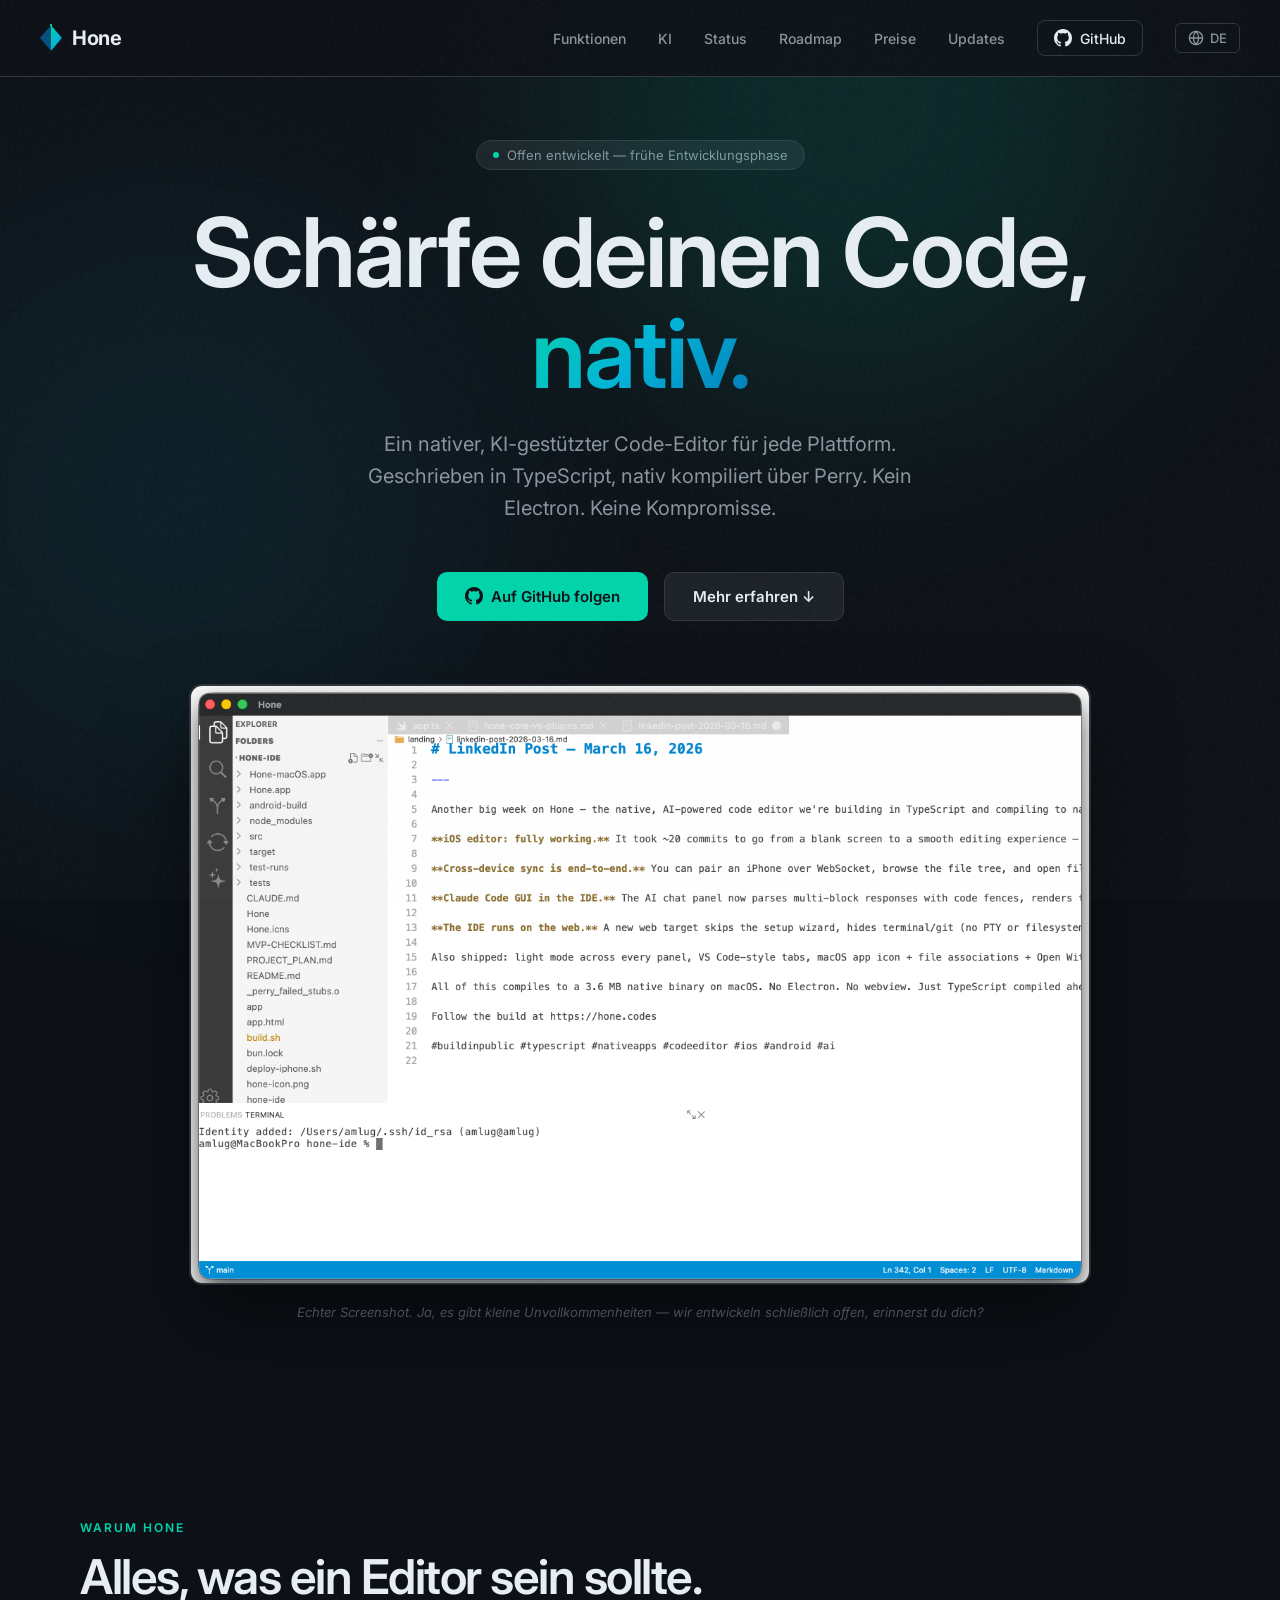
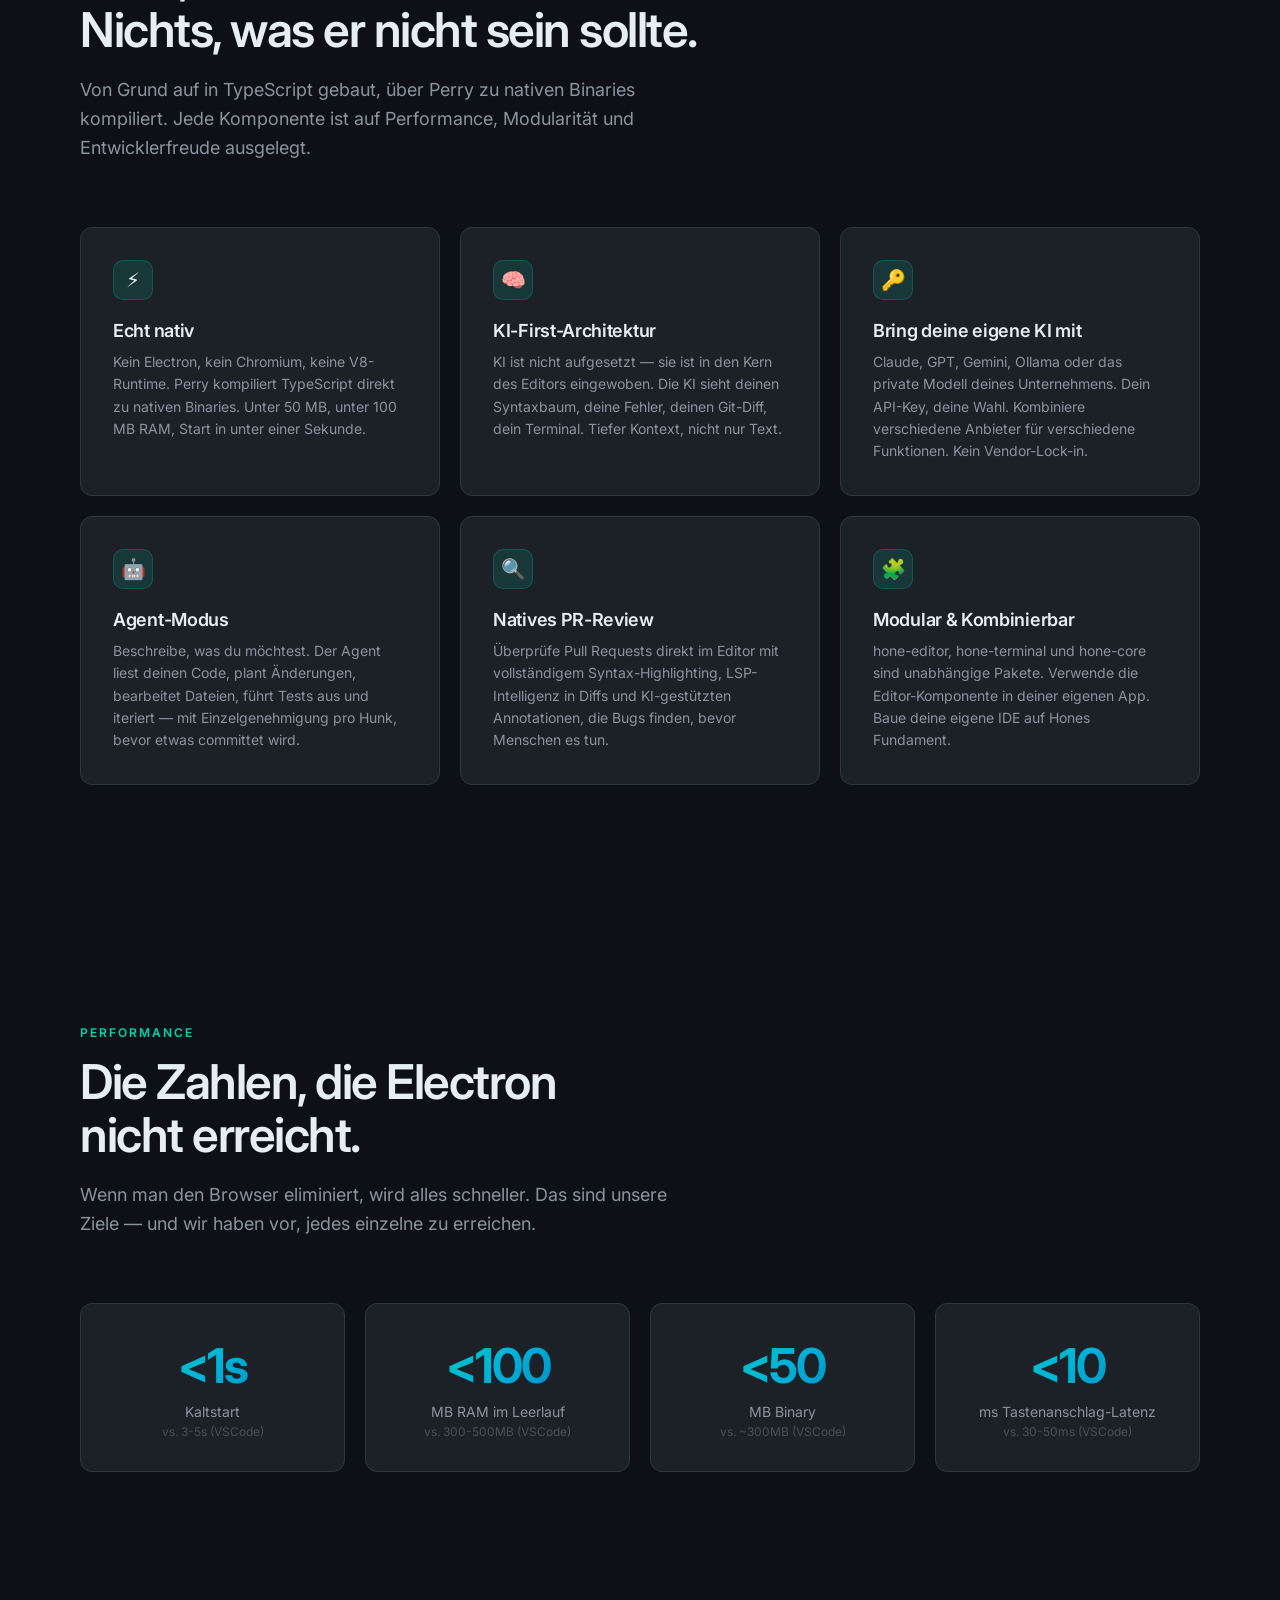
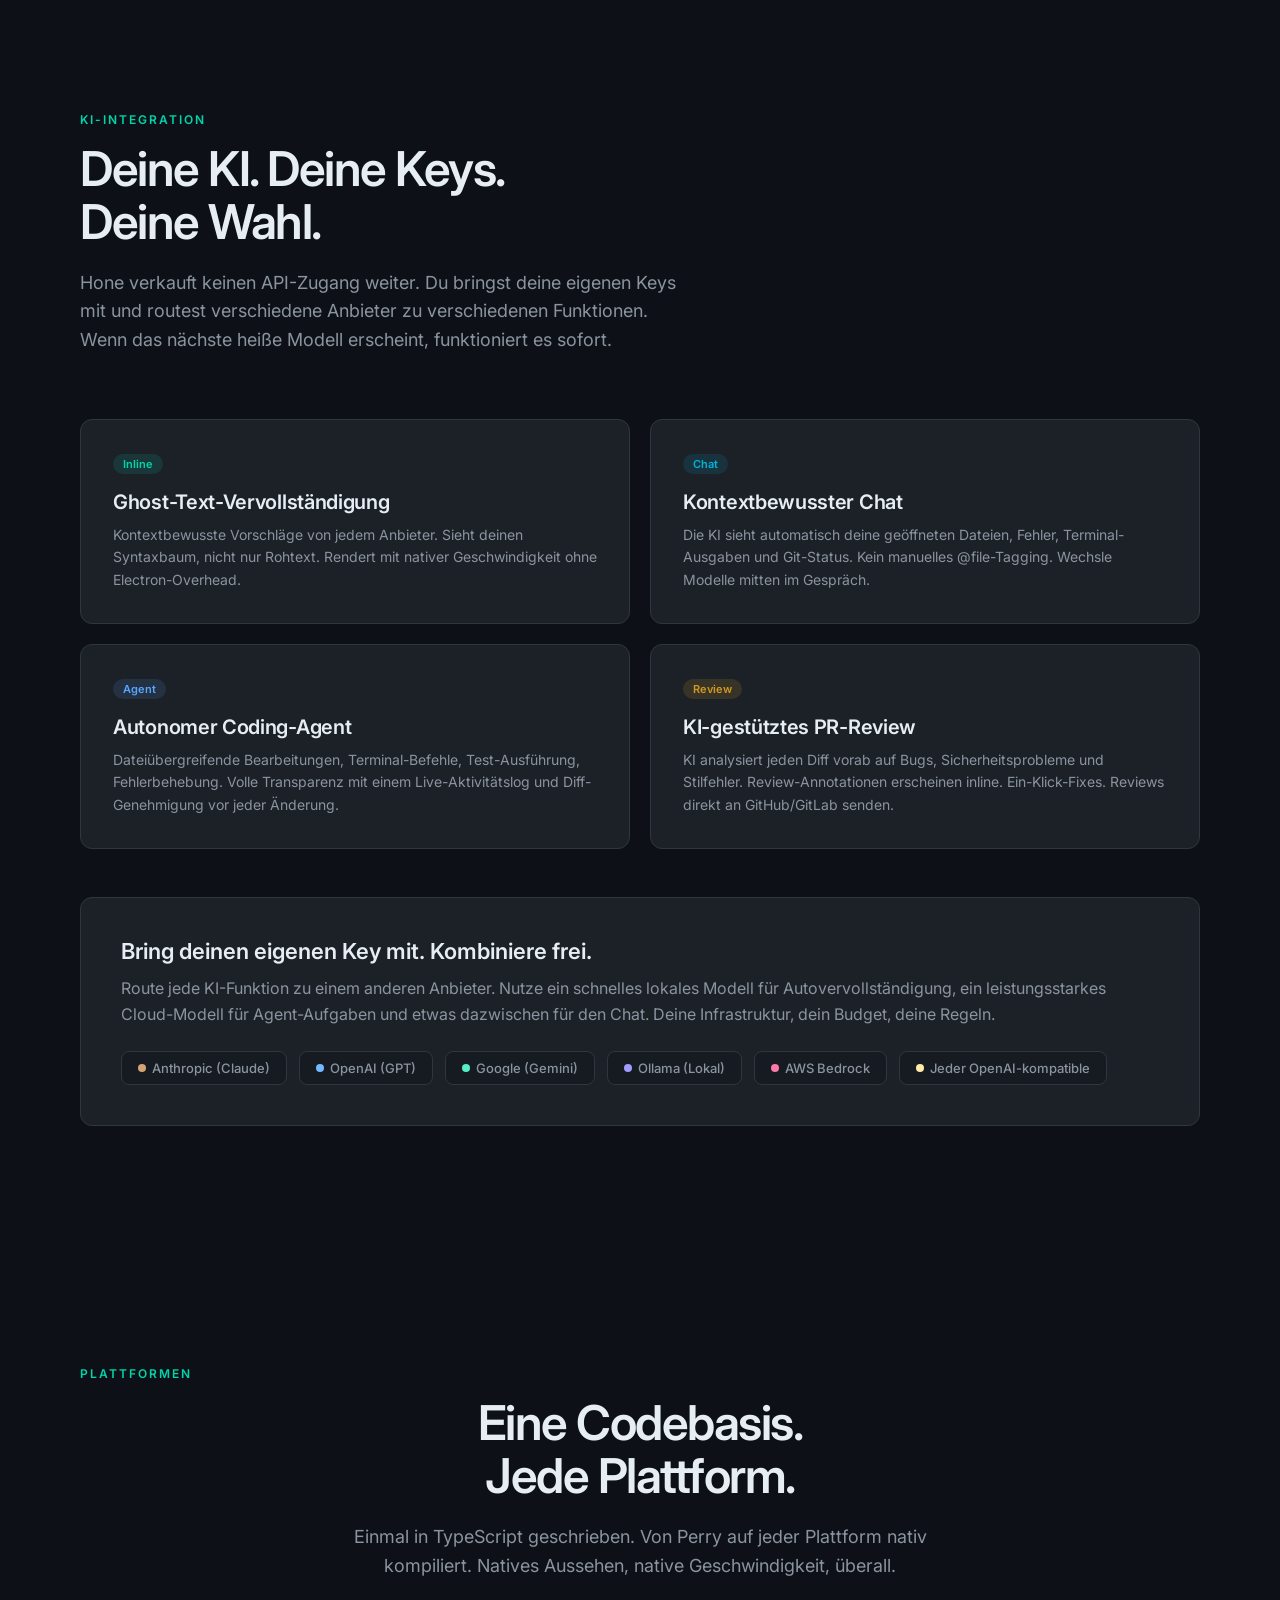
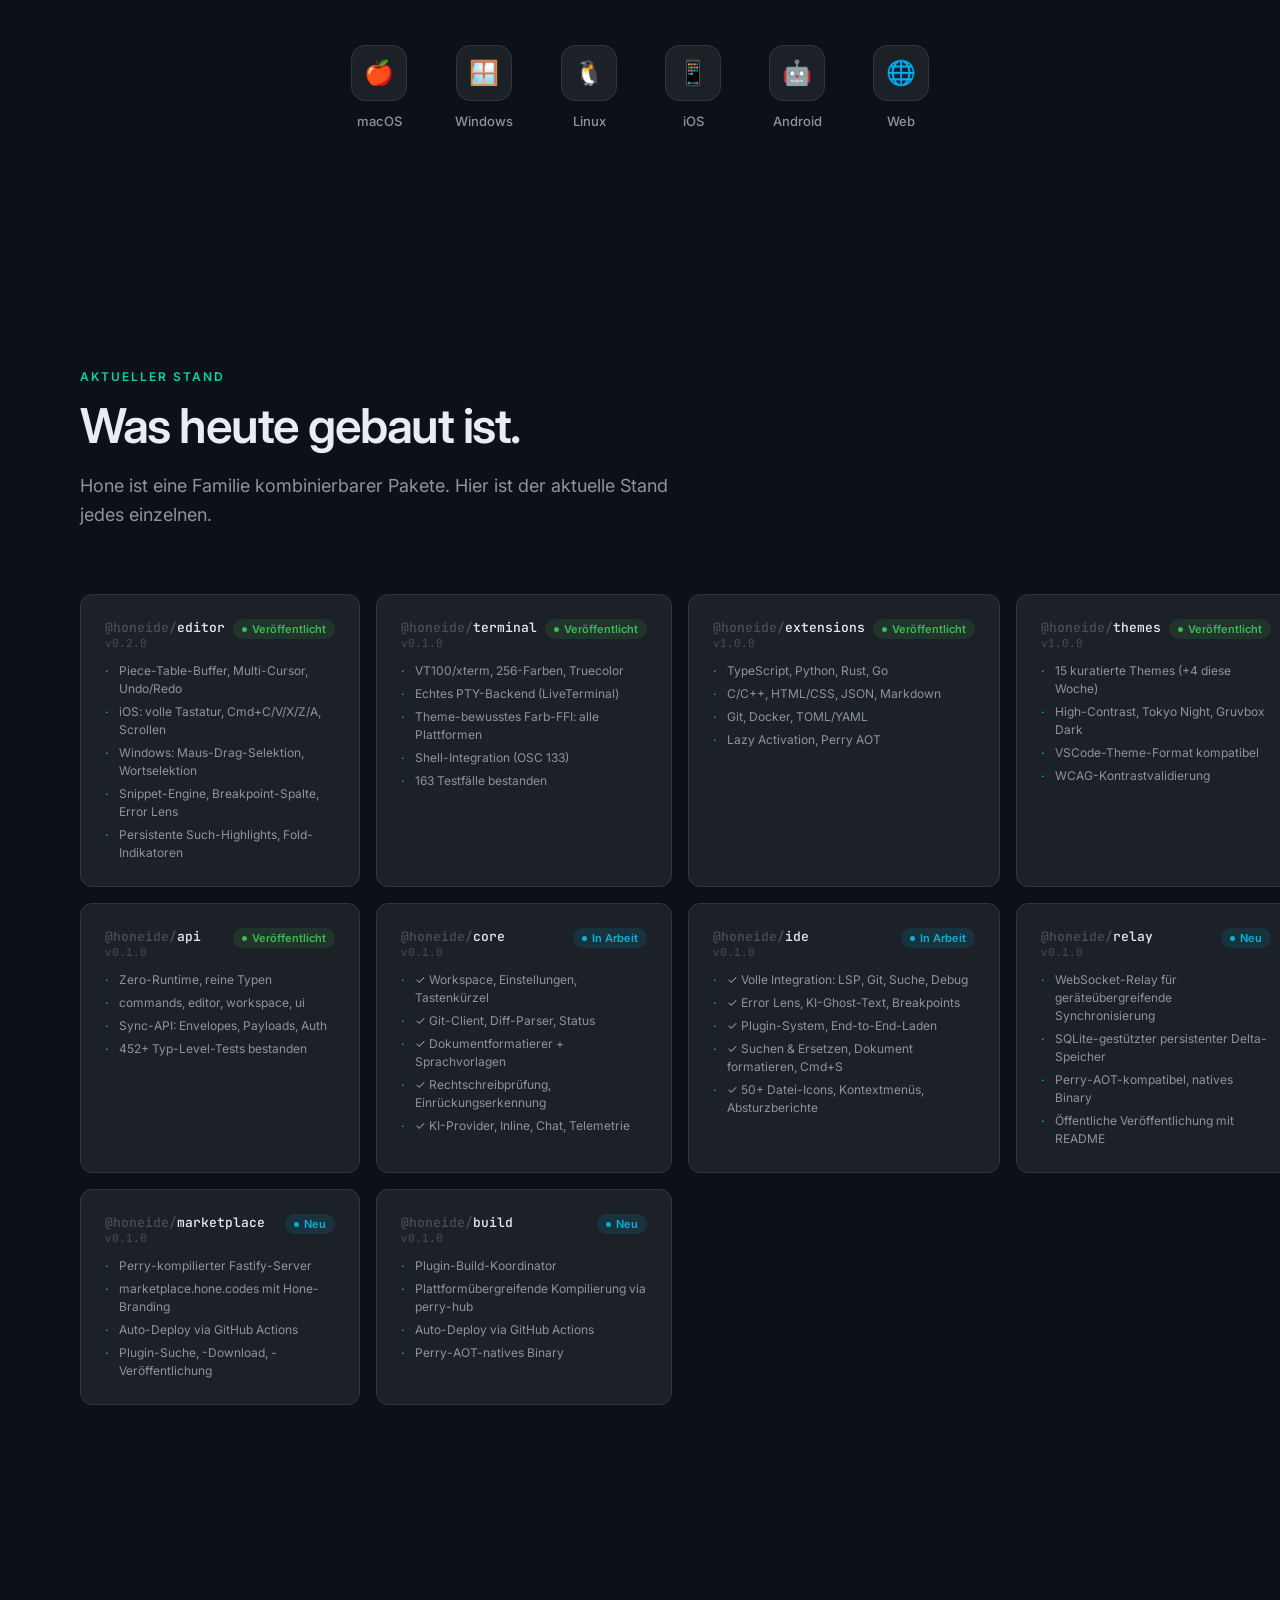
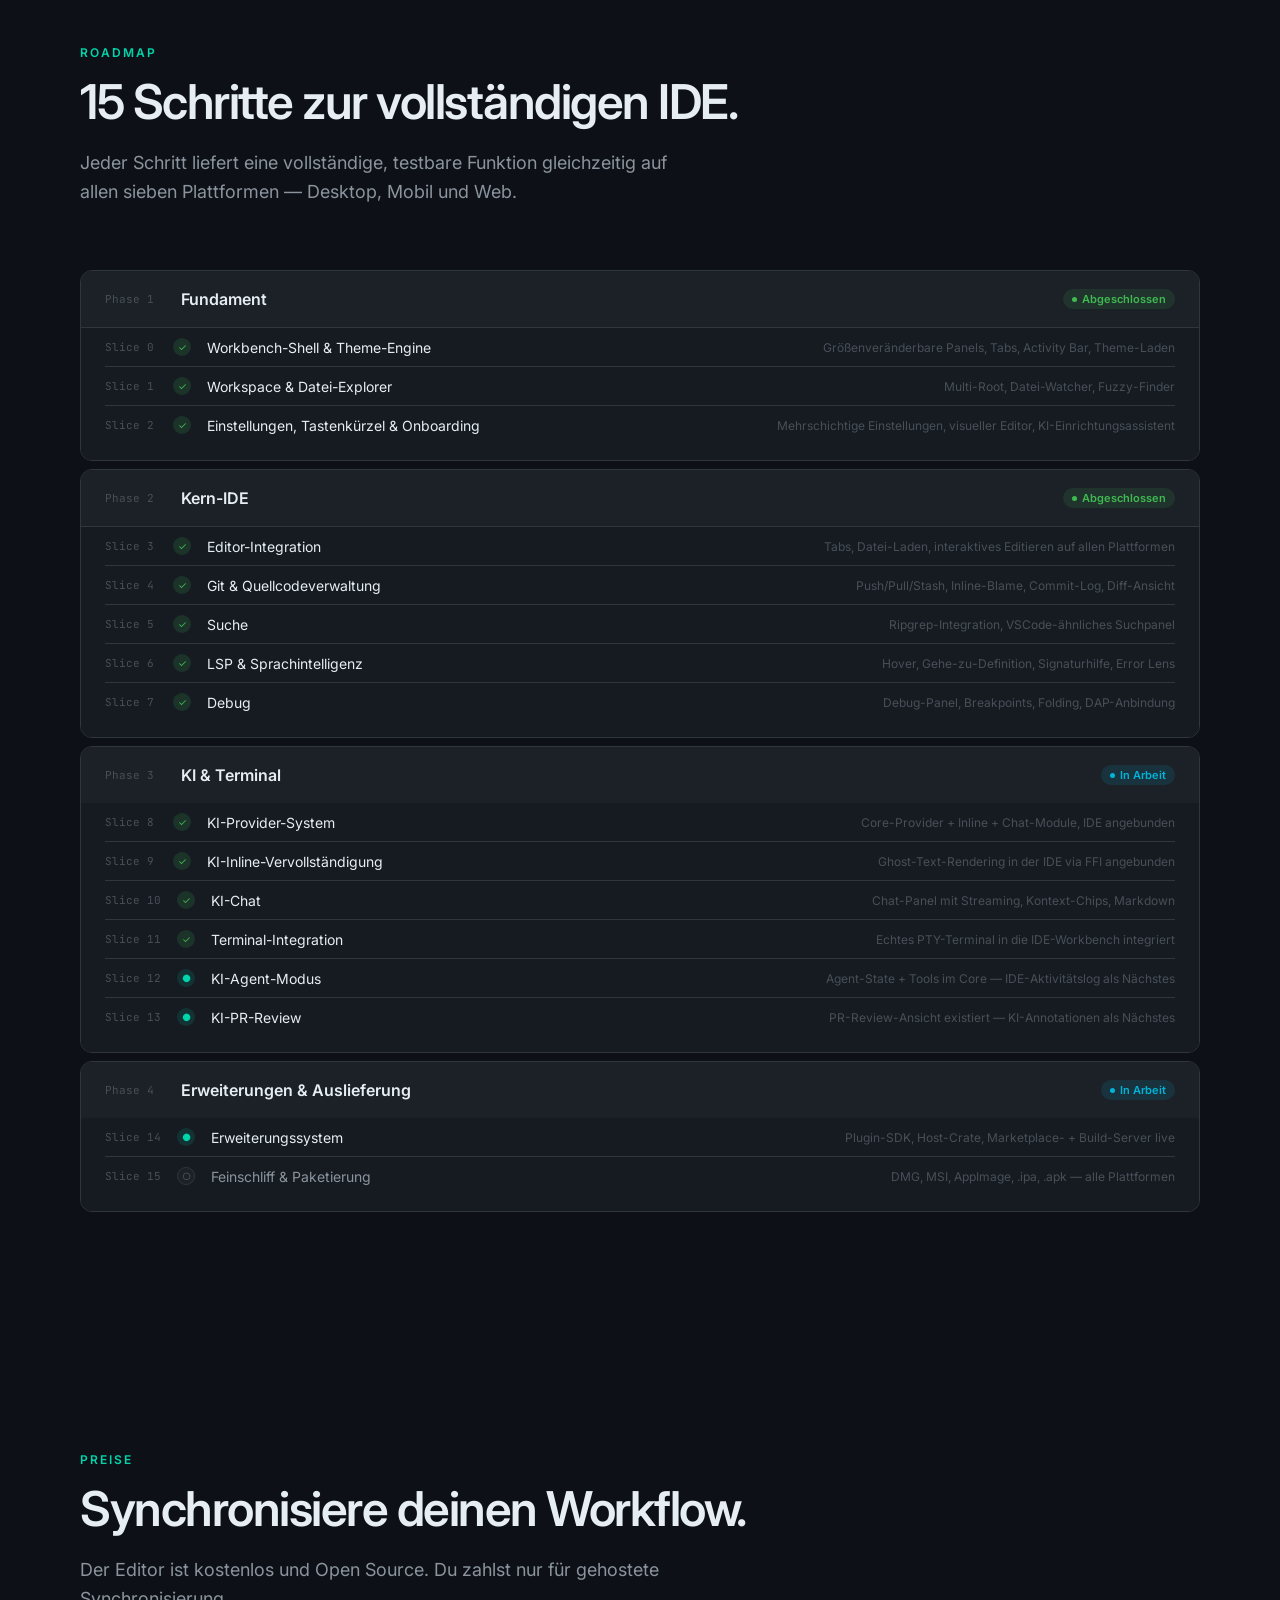
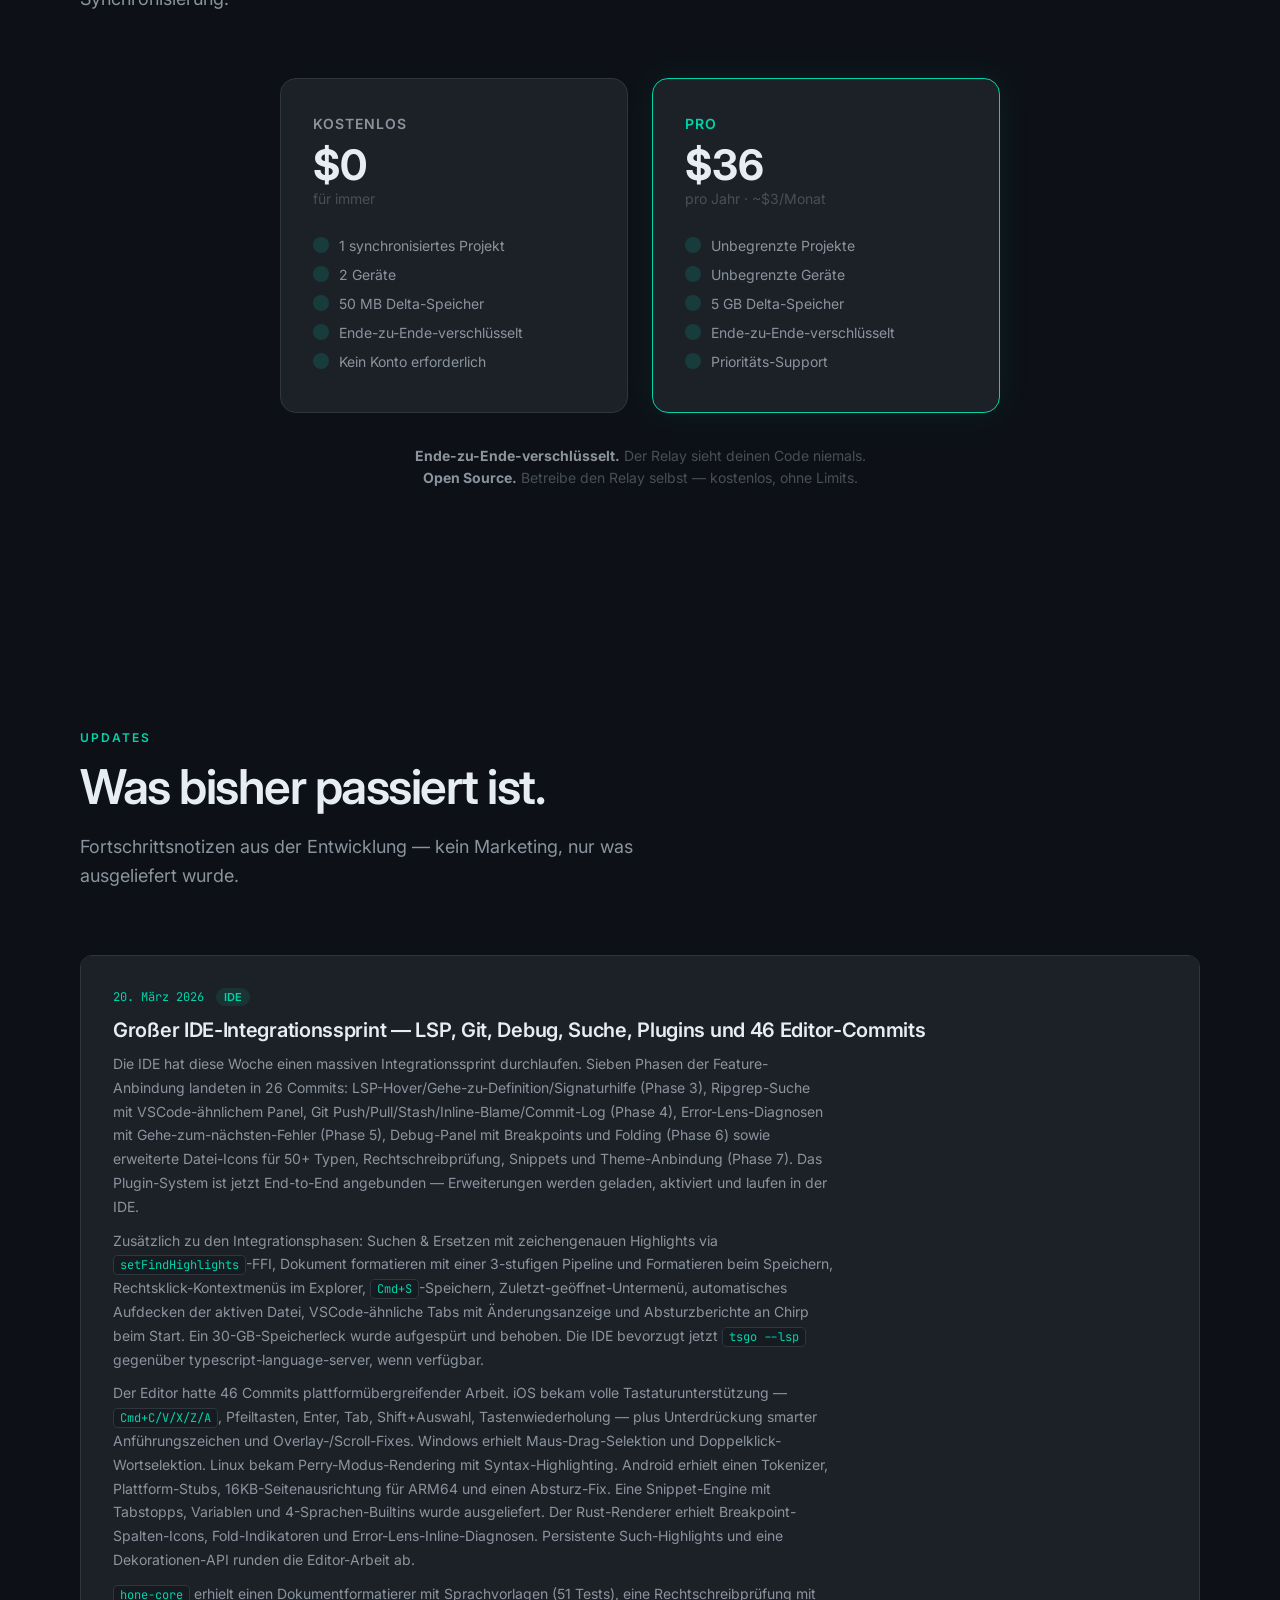
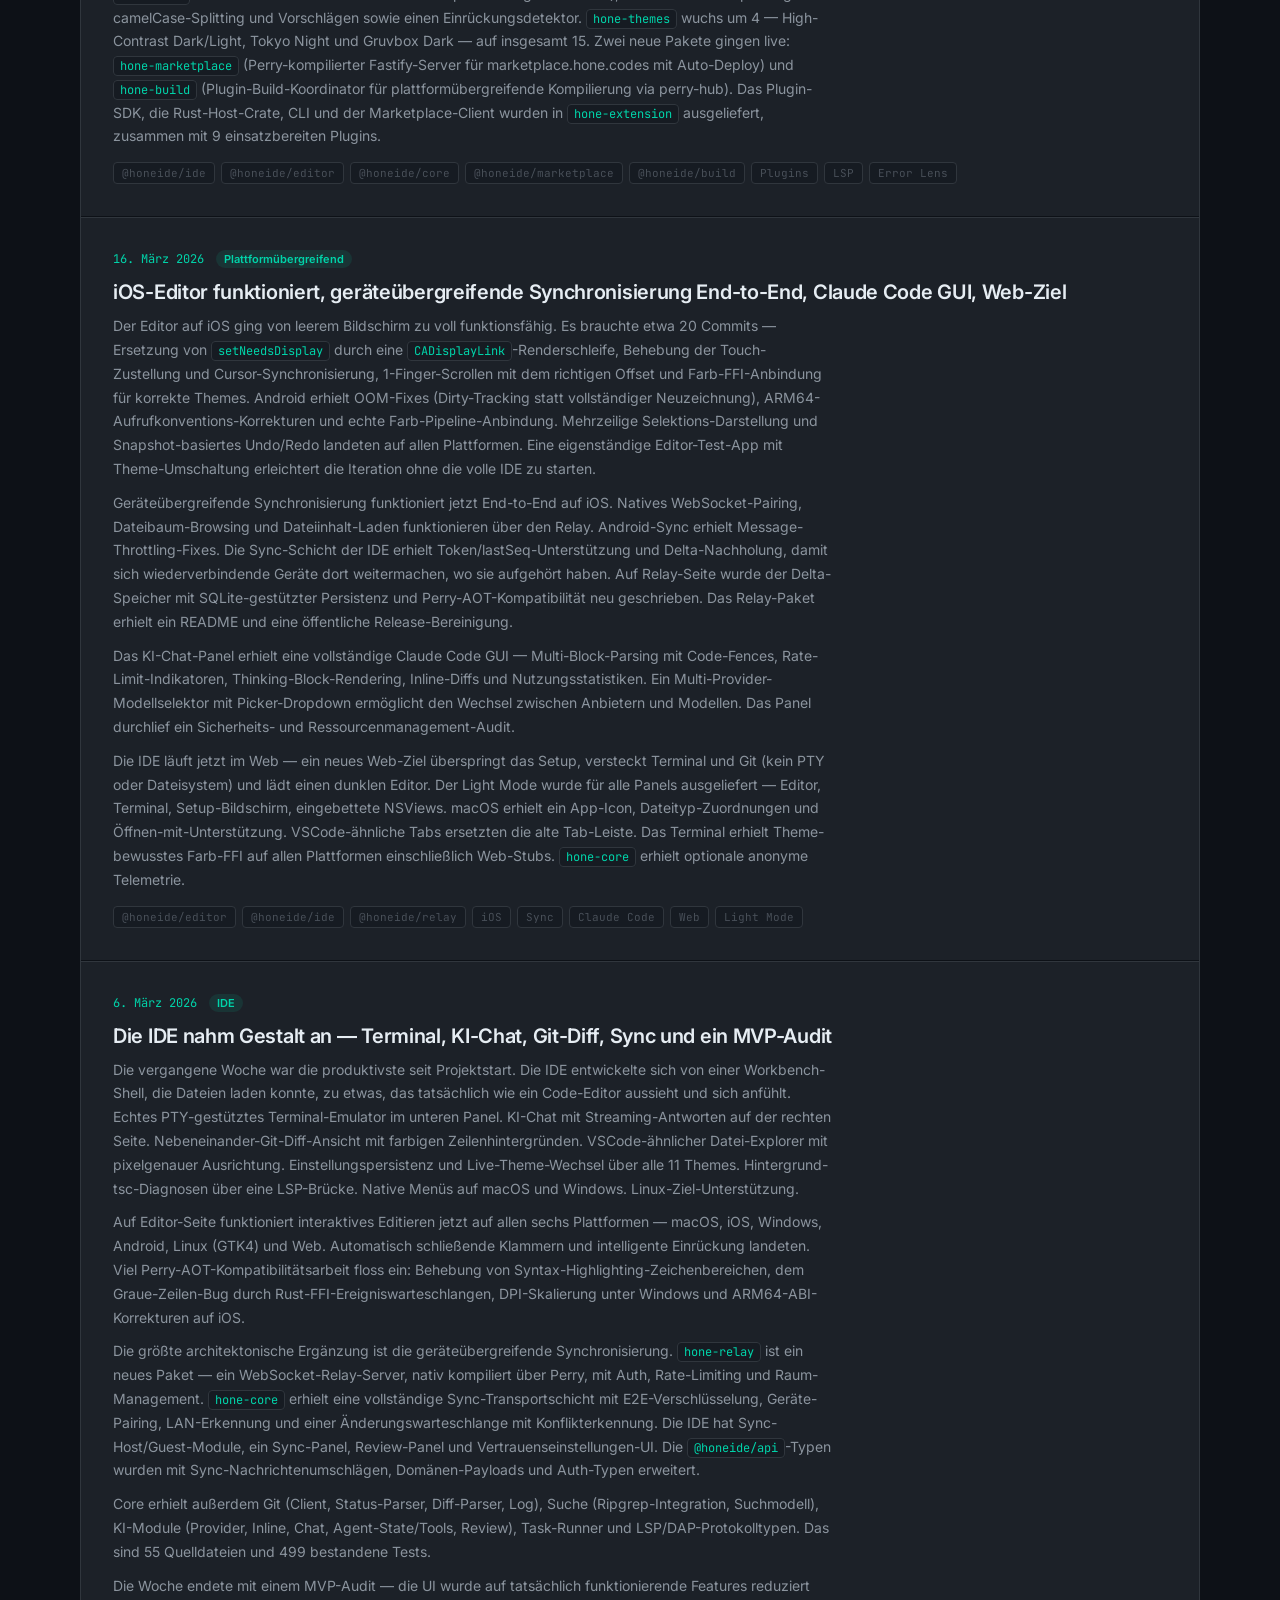
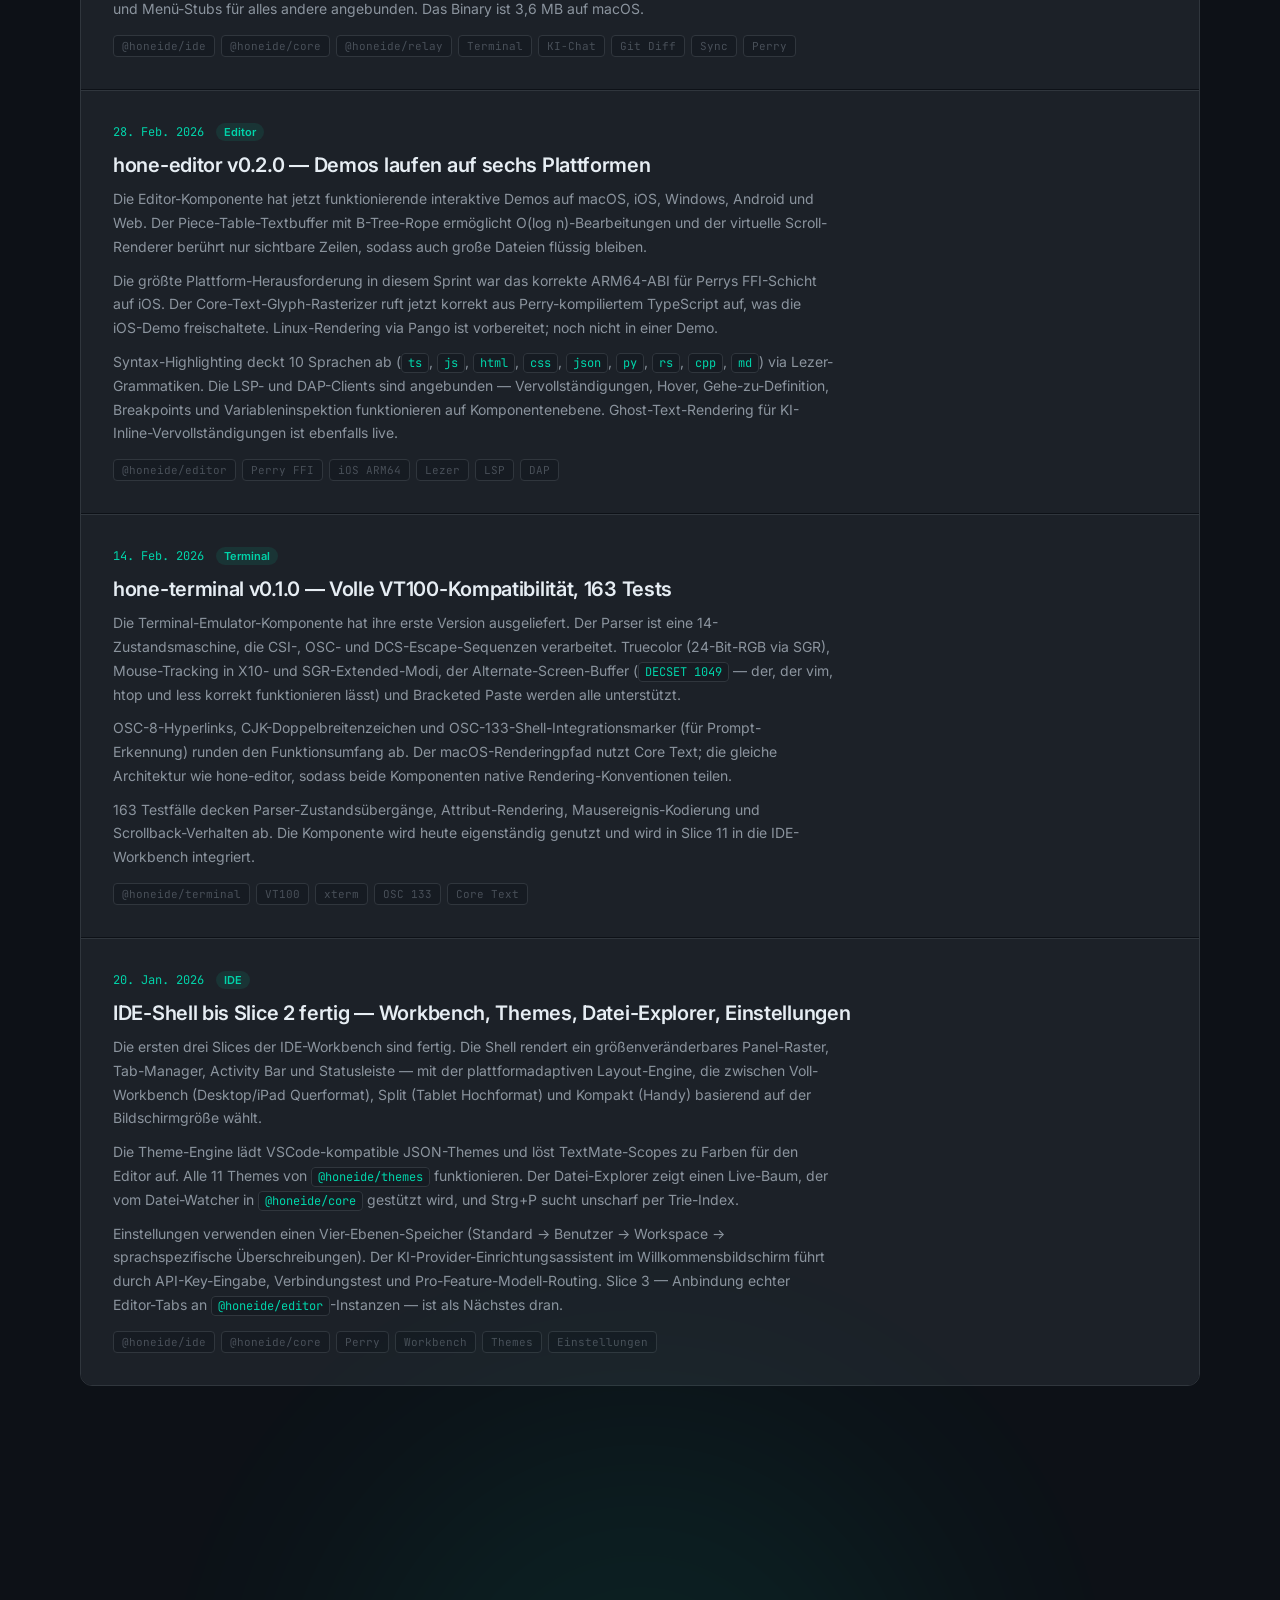
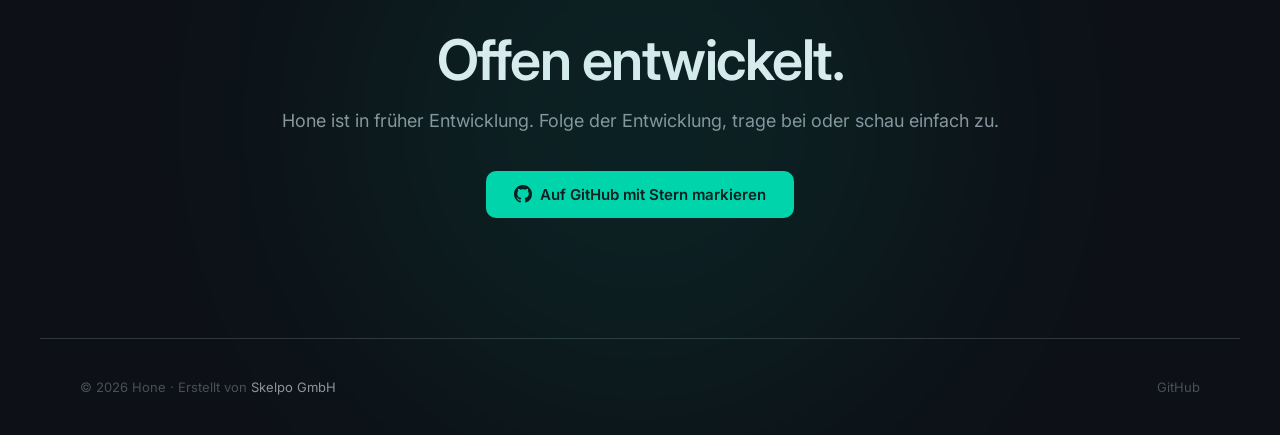
<file: de/index.html>
<!DOCTYPE html>
<html lang="de">
<head>
    <meta charset="UTF-8">
    <meta name="viewport" content="width=device-width, initial-scale=1.0">
    <title>Hone — Schärfe deinen Code, nativ.</title>
    <meta name="description" content="Ein nativer, KI-gestützter Code-Editor für jede Plattform. Geschrieben in TypeScript, nativ kompiliert über Perry. Kein Electron. Keine Kompromisse.">
    <link rel="canonical" href="https://hone.codes/de/">
    <meta name="theme-color" content="#0D1117">
    <meta name="author" content="Skelpo GmbH">
    <meta name="robots" content="index, follow">

    <!-- Hreflang -->
    <link rel="alternate" hreflang="en" href="https://hone.codes/">
    <link rel="alternate" hreflang="de" href="https://hone.codes/de/">
    <link rel="alternate" hreflang="ja" href="https://hone.codes/ja/">
    <link rel="alternate" hreflang="zh-Hans" href="https://hone.codes/zh-Hans/">
    <link rel="alternate" hreflang="es" href="https://hone.codes/es/">
    <link rel="alternate" hreflang="fr" href="https://hone.codes/fr/">
    <link rel="alternate" hreflang="pt" href="https://hone.codes/pt/">
    <link rel="alternate" hreflang="ko" href="https://hone.codes/ko/">
    <link rel="alternate" hreflang="it" href="https://hone.codes/it/">
    <link rel="alternate" hreflang="tr" href="https://hone.codes/tr/">
    <link rel="alternate" hreflang="th" href="https://hone.codes/th/">
    <link rel="alternate" hreflang="id" href="https://hone.codes/id/">
    <link rel="alternate" hreflang="vi" href="https://hone.codes/vi/">
    <link rel="alternate" hreflang="x-default" href="https://hone.codes/">

    <!-- Favicon -->
    <link rel="icon" type="image/png" sizes="32x32" href="[data-uri]">

    <!-- Open Graph -->
    <meta property="og:type" content="website">
    <meta property="og:url" content="https://hone.codes/de/">
    <meta property="og:title" content="Hone — Schärfe deinen Code, nativ.">
    <meta property="og:description" content="Ein nativer, KI-gestützter Code-Editor für jede Plattform. Geschrieben in TypeScript, nativ kompiliert über Perry. Kein Electron. Keine Kompromisse.">
    <meta property="og:image" content="https://hone.codes/og-image.png">
    <meta property="og:image:width" content="1200">
    <meta property="og:image:height" content="630">
    <meta property="og:image:alt" content="Hone — Nativer Code-Editor">
    <meta property="og:site_name" content="Hone">

    <!-- Twitter Card -->
    <meta name="twitter:card" content="summary_large_image">
    <meta name="twitter:title" content="Hone — Schärfe deinen Code, nativ.">
    <meta name="twitter:description" content="Ein nativer, KI-gestützter Code-Editor für jede Plattform. Geschrieben in TypeScript, nativ kompiliert über Perry. Kein Electron. Keine Kompromisse.">
    <meta name="twitter:image" content="https://hone.codes/og-image.png">

    <!-- Structured Data -->
    <script type="application/ld+json">
    {
        "@context": "https://schema.org",
        "@type": "SoftwareApplication",
        "name": "Hone",
        "description": "Ein nativer, KI-gestützter Code-Editor für jede Plattform. Geschrieben in TypeScript, nativ kompiliert über Perry.",
        "url": "https://hone.codes/de/",
        "applicationCategory": "DeveloperApplication",
        "operatingSystem": "macOS, Windows, Linux, iOS, Android, Web",
        "offers": [
            {
                "@type": "Offer",
                "price": "0",
                "priceCurrency": "USD",
                "description": "Kostenlos — 1 synchronisiertes Projekt, 2 Geräte"
            },
            {
                "@type": "Offer",
                "price": "36",
                "priceCurrency": "USD",
                "description": "Pro — Unbegrenzte Projekte, unbegrenzte Geräte",
                "billingIncrement": "P1Y"
            }
        ],
        "author": {
            "@type": "Organization",
            "name": "Skelpo GmbH",
            "url": "https://skelpo.com"
        }
    }
    </script>

    <link rel="preconnect" href="https://fonts.googleapis.com">
    <link rel="preconnect" href="https://fonts.gstatic.com" crossorigin>
    <link href="https://fonts.googleapis.com/css2?family=Inter:wght@400;500;600;700&family=JetBrains+Mono:wght@400;500;700&display=swap" rel="stylesheet">
    <link rel="stylesheet" href="/style.css">
</head>
<body>

<nav>
    <a href="/de/" class="nav-logo">
        <div class="nav-logo-icon">
            <svg width="22" height="28" viewBox="0 0 48 56" xmlns="http://www.w3.org/2000/svg">
                <defs>
                    <linearGradient id="nav-mark-grad" x1="0%" y1="0%" x2="100%" y2="100%">
                        <stop offset="0%" stop-color="#00D4AA"/>
                        <stop offset="60%" stop-color="#00B4D8"/>
                        <stop offset="100%" stop-color="#0077B6"/>
                    </linearGradient>
                    <linearGradient id="nav-edge-grad" x1="0%" y1="0%" x2="100%" y2="0%">
                        <stop offset="0%" stop-color="#00FFD0"/>
                        <stop offset="100%" stop-color="#00D4AA"/>
                    </linearGradient>
                    <filter id="nav-glow">
                        <feGaussianBlur stdDeviation="1.5" result="blur"/>
                        <feMerge><feMergeNode in="blur"/><feMergeNode in="SourceGraphic"/></feMerge>
                    </filter>
                </defs>
                <polygon points="24,0 0,28 24,56" fill="#0077B6" opacity="0.65"/>
                <polygon points="24,0 48,28 24,56" fill="url(#nav-mark-grad)"/>
                <line x1="24" y1="0" x2="24" y2="56" stroke="url(#nav-edge-grad)" stroke-width="1.5" filter="url(#nav-glow)" opacity="0.9"/>
                <circle cx="24" cy="0" r="2.5" fill="#00FFD0" opacity="0.85"/>
            </svg>
        </div>
        <span class="nav-logo-text">Hone</span>
    </a>
    <div class="nav-links">
        <a href="#features">Funktionen</a>
        <a href="#ai">KI</a>
        <a href="#status">Status</a>
        <a href="#roadmap">Roadmap</a>
        <a href="#pricing">Preise</a>
        <a href="#updates">Updates</a>
        <a href="https://github.com/HoneIDE" target="_blank" class="nav-github">
            <svg viewBox="0 0 16 16"><path d="M8 0C3.58 0 0 3.58 0 8c0 3.54 2.29 6.53 5.47 7.59.4.07.55-.17.55-.38 0-.19-.01-.82-.01-1.49-2.01.37-2.53-.49-2.69-.94-.09-.23-.48-.94-.82-1.13-.28-.15-.68-.52-.01-.53.63-.01 1.08.58 1.23.82.72 1.21 1.87.87 2.33.66.07-.52.28-.87.51-1.07-1.78-.2-3.64-.89-3.64-3.95 0-.87.31-1.59.82-2.15-.08-.2-.36-1.02.08-2.12 0 0 .67-.21 2.2.82.64-.18 1.32-.27 2-.27.68 0 1.36.09 2 .27 1.53-1.04 2.2-.82 2.2-.82.44 1.1.16 1.92.08 2.12.51.56.82 1.27.82 2.15 0 3.07-1.87 3.75-3.65 3.95.29.25.54.73.54 1.48 0 1.07-.01 1.93-.01 2.2 0 .21.15.46.55.38A8.013 8.013 0 0016 8c0-4.42-3.58-8-8-8z"/></svg>
            GitHub
        </a>
        <div class="lang-picker">
            <button class="lang-picker-btn">
                <svg viewBox="0 0 24 24" fill="none" stroke="currentColor" stroke-width="2"><circle cx="12" cy="12" r="10"/><path d="M2 12h20M12 2a15.3 15.3 0 0 1 4 10 15.3 15.3 0 0 1-4 10 15.3 15.3 0 0 1-4-10 15.3 15.3 0 0 1 4-10z"/></svg>
                DE
            </button>
            <div class="lang-dropdown">
                <a href="/">English</a>
                <a href="/de/" class="active">Deutsch</a>
                <a href="/ja/">日本語</a>
                <a href="/zh-Hans/">中文</a>
                <a href="/es/">Español</a>
                <a href="/fr/">Français</a>
                <a href="/pt/">Português</a>
                <a href="/ko/">한국어</a>
                <a href="/it/">Italiano</a>
                <a href="/tr/">Türkçe</a>
                <a href="/th/">ไทย</a>
                <a href="/id/">Indonesia</a>
                <a href="/vi/">Tiếng Việt</a>
            </div>
        </div>
    </div>
</nav>

<!-- ===== HERO ===== -->
<section class="hero">
    <div class="glow-orb green"></div>
    <div class="glow-orb blue"></div>

    <div class="hero-badge">
        <span class="dot"></span>
        Offen entwickelt — frühe Entwicklungsphase
    </div>

    <h1>Schärfe deinen Code,<br><span class="highlight">nativ.</span></h1>

    <p class="hero-sub">
        Ein nativer, KI-gestützter Code-Editor für jede Plattform. Geschrieben in TypeScript, nativ kompiliert über Perry. Kein Electron. Keine Kompromisse.
    </p>

    <div class="hero-cta">
        <a href="https://github.com/HoneIDE" target="_blank" class="btn btn-primary">
            <svg width="18" height="18" viewBox="0 0 16 16" fill="currentColor"><path d="M8 0C3.58 0 0 3.58 0 8c0 3.54 2.29 6.53 5.47 7.59.4.07.55-.17.55-.38 0-.19-.01-.82-.01-1.49-2.01.37-2.53-.49-2.69-.94-.09-.23-.48-.94-.82-1.13-.28-.15-.68-.52-.01-.53.63-.01 1.08.58 1.23.82.72 1.21 1.87.87 2.33.66.07-.52.28-.87.51-1.07-1.78-.2-3.64-.89-3.64-3.95 0-.87.31-1.59.82-2.15-.08-.2-.36-1.02.08-2.12 0 0 .67-.21 2.2.82.64-.18 1.32-.27 2-.27.68 0 1.36.09 2 .27 1.53-1.04 2.2-.82 2.2-.82.44 1.1.16 1.92.08 2.12.51.56.82 1.27.82 2.15 0 3.07-1.87 3.75-3.65 3.95.29.25.54.73.54 1.48 0 1.07-.01 1.93-.01 2.2 0 .21.15.46.55.38A8.013 8.013 0 0016 8c0-4.42-3.58-8-8-8z"/></svg>
            Auf GitHub folgen
        </a>
        <a href="#features" class="btn btn-secondary">
            Mehr erfahren ↓
        </a>
    </div>

    <!-- Real screenshot -->
    <div class="screenshot-wrapper">
        <img src="/screenshot.png" alt="Hone IDE auf macOS — Datei-Explorer, Editor mit Syntax-Highlighting, Terminal und Tabs" class="hero-screenshot">
        <p class="screenshot-caption">Echter Screenshot. Ja, es gibt kleine Unvollkommenheiten — wir entwickeln schließlich offen, erinnerst du dich?</p>
    </div>
</section>

<!-- ===== FEATURES ===== -->
<section class="section fade-in" id="features">
    <div class="section-label">Warum Hone</div>
    <h2 class="section-title">Alles, was ein Editor sein sollte.<br>Nichts, was er nicht sein sollte.</h2>
    <p class="section-desc">
        Von Grund auf in TypeScript gebaut, über Perry zu nativen Binaries kompiliert. Jede Komponente ist auf Performance, Modularität und Entwicklerfreude ausgelegt.
    </p>

    <div class="features-grid">
        <div class="feature-card">
            <div class="feature-icon">⚡</div>
            <h3>Echt nativ</h3>
            <p>Kein Electron, kein Chromium, keine V8-Runtime. Perry kompiliert TypeScript direkt zu nativen Binaries. Unter 50 MB, unter 100 MB RAM, Start in unter einer Sekunde.</p>
        </div>
        <div class="feature-card">
            <div class="feature-icon">🧠</div>
            <h3>KI-First-Architektur</h3>
            <p>KI ist nicht aufgesetzt — sie ist in den Kern des Editors eingewoben. Die KI sieht deinen Syntaxbaum, deine Fehler, deinen Git-Diff, dein Terminal. Tiefer Kontext, nicht nur Text.</p>
        </div>
        <div class="feature-card">
            <div class="feature-icon">🔑</div>
            <h3>Bring deine eigene KI mit</h3>
            <p>Claude, GPT, Gemini, Ollama oder das private Modell deines Unternehmens. Dein API-Key, deine Wahl. Kombiniere verschiedene Anbieter für verschiedene Funktionen. Kein Vendor-Lock-in.</p>
        </div>
        <div class="feature-card">
            <div class="feature-icon">🤖</div>
            <h3>Agent-Modus</h3>
            <p>Beschreibe, was du möchtest. Der Agent liest deinen Code, plant Änderungen, bearbeitet Dateien, führt Tests aus und iteriert — mit Einzelgenehmigung pro Hunk, bevor etwas committet wird.</p>
        </div>
        <div class="feature-card">
            <div class="feature-icon">🔍</div>
            <h3>Natives PR-Review</h3>
            <p>Überprüfe Pull Requests direkt im Editor mit vollständigem Syntax-Highlighting, LSP-Intelligenz in Diffs und KI-gestützten Annotationen, die Bugs finden, bevor Menschen es tun.</p>
        </div>
        <div class="feature-card">
            <div class="feature-icon">🧩</div>
            <h3>Modular & Kombinierbar</h3>
            <p>hone-editor, hone-terminal und hone-core sind unabhängige Pakete. Verwende die Editor-Komponente in deiner eigenen App. Baue deine eigene IDE auf Hones Fundament.</p>
        </div>
    </div>
</section>

<!-- ===== PERFORMANCE ===== -->
<section class="section fade-in" id="performance">
    <div class="section-label">Performance</div>
    <h2 class="section-title">Die Zahlen, die Electron<br>nicht erreicht.</h2>
    <p class="section-desc">
        Wenn man den Browser eliminiert, wird alles schneller. Das sind unsere Ziele — und wir haben vor, jedes einzelne zu erreichen.
    </p>

    <div class="perf-grid">
        <div class="perf-card">
            <div class="perf-value">&lt;1s</div>
            <div class="perf-label">Kaltstart</div>
            <div class="perf-compare">vs. 3-5s (VSCode)</div>
        </div>
        <div class="perf-card">
            <div class="perf-value">&lt;100</div>
            <div class="perf-label">MB RAM im Leerlauf</div>
            <div class="perf-compare">vs. 300-500MB (VSCode)</div>
        </div>
        <div class="perf-card">
            <div class="perf-value">&lt;50</div>
            <div class="perf-label">MB Binary</div>
            <div class="perf-compare">vs. ~300MB (VSCode)</div>
        </div>
        <div class="perf-card">
            <div class="perf-value">&lt;10</div>
            <div class="perf-label">ms Tastenanschlag-Latenz</div>
            <div class="perf-compare">vs. 30-50ms (VSCode)</div>
        </div>
    </div>
</section>

<!-- ===== AI ===== -->
<section class="section fade-in" id="ai">
    <div class="section-label">KI-Integration</div>
    <h2 class="section-title">Deine KI. Deine Keys.<br>Deine Wahl.</h2>
    <p class="section-desc">
        Hone verkauft keinen API-Zugang weiter. Du bringst deine eigenen Keys mit und routest verschiedene Anbieter zu verschiedenen Funktionen. Wenn das nächste heiße Modell erscheint, funktioniert es sofort.
    </p>

    <div class="ai-features">
        <div class="ai-feature-card">
            <span class="tag tag-green">Inline</span>
            <h3>Ghost-Text-Vervollständigung</h3>
            <p>Kontextbewusste Vorschläge von jedem Anbieter. Sieht deinen Syntaxbaum, nicht nur Rohtext. Rendert mit nativer Geschwindigkeit ohne Electron-Overhead.</p>
        </div>
        <div class="ai-feature-card">
            <span class="tag tag-blue">Chat</span>
            <h3>Kontextbewusster Chat</h3>
            <p>Die KI sieht automatisch deine geöffneten Dateien, Fehler, Terminal-Ausgaben und Git-Status. Kein manuelles @file-Tagging. Wechsle Modelle mitten im Gespräch.</p>
        </div>
        <div class="ai-feature-card">
            <span class="tag tag-purple">Agent</span>
            <h3>Autonomer Coding-Agent</h3>
            <p>Dateiübergreifende Bearbeitungen, Terminal-Befehle, Test-Ausführung, Fehlerbehebung. Volle Transparenz mit einem Live-Aktivitätslog und Diff-Genehmigung vor jeder Änderung.</p>
        </div>
        <div class="ai-feature-card">
            <span class="tag tag-yellow">Review</span>
            <h3>KI-gestütztes PR-Review</h3>
            <p>KI analysiert jeden Diff vorab auf Bugs, Sicherheitsprobleme und Stilfehler. Review-Annotationen erscheinen inline. Ein-Klick-Fixes. Reviews direkt an GitHub/GitLab senden.</p>
        </div>
    </div>

    <div class="byok-block">
        <h3>Bring deinen eigenen Key mit. Kombiniere frei.</h3>
        <p>Route jede KI-Funktion zu einem anderen Anbieter. Nutze ein schnelles lokales Modell für Autovervollständigung, ein leistungsstarkes Cloud-Modell für Agent-Aufgaben und etwas dazwischen für den Chat. Deine Infrastruktur, dein Budget, deine Regeln.</p>
        <div class="provider-logos">
            <div class="provider-pill"><span class="provider-dot" style="background:#d4a574"></span> Anthropic (Claude)</div>
            <div class="provider-pill"><span class="provider-dot" style="background:#74b9ff"></span> OpenAI (GPT)</div>
            <div class="provider-pill"><span class="provider-dot" style="background:#55efc4"></span> Google (Gemini)</div>
            <div class="provider-pill"><span class="provider-dot" style="background:#a29bfe"></span> Ollama (Lokal)</div>
            <div class="provider-pill"><span class="provider-dot" style="background:#fd79a8"></span> AWS Bedrock</div>
            <div class="provider-pill"><span class="provider-dot" style="background:#ffeaa7"></span> Jeder OpenAI-kompatible</div>
        </div>
    </div>
</section>

<!-- ===== PLATFORMS ===== -->
<section class="section fade-in" id="platforms">
    <div class="section-label">Plattformen</div>
    <h2 class="section-title" style="text-align:center;">Eine Codebasis.<br>Jede Plattform.</h2>
    <p class="section-desc" style="text-align:center; margin-left:auto; margin-right:auto;">
        Einmal in TypeScript geschrieben. Von Perry auf jeder Plattform nativ kompiliert. Natives Aussehen, native Geschwindigkeit, überall.
    </p>

    <div class="platforms-row">
        <div class="platform-item">
            <div class="platform-icon">🍎</div>
            <span class="platform-label">macOS</span>
        </div>
        <div class="platform-item">
            <div class="platform-icon">🪟</div>
            <span class="platform-label">Windows</span>
        </div>
        <div class="platform-item">
            <div class="platform-icon">🐧</div>
            <span class="platform-label">Linux</span>
        </div>
        <div class="platform-item">
            <div class="platform-icon">📱</div>
            <span class="platform-label">iOS</span>
        </div>
        <div class="platform-item">
            <div class="platform-icon">🤖</div>
            <span class="platform-label">Android</span>
        </div>
        <div class="platform-item">
            <div class="platform-icon">🌐</div>
            <span class="platform-label">Web</span>
        </div>
    </div>
</section>

<!-- ===== STATUS ===== -->
<section class="section fade-in" id="status">
    <div class="section-label">Aktueller Stand</div>
    <h2 class="section-title">Was heute gebaut ist.</h2>
    <p class="section-desc">
        Hone ist eine Familie kombinierbarer Pakete. Hier ist der aktuelle Stand jedes einzelnen.
    </p>

    <div class="status-grid">
        <div class="status-card">
            <div class="status-card-header">
                <div>
                    <div class="pkg-name"><span class="pkg-scope">@honeide/</span>editor</div>
                    <div class="version-tag">v0.2.0</div>
                </div>
                <span class="status-badge badge-done"><span class="badge-dot"></span>Veröffentlicht</span>
            </div>
            <ul class="status-card-bullets">
                <li>Piece-Table-Buffer, Multi-Cursor, Undo/Redo</li>
                <li>iOS: volle Tastatur, Cmd+C/V/X/Z/A, Scrollen</li>
                <li>Windows: Maus-Drag-Selektion, Wortselektion</li>
                <li>Snippet-Engine, Breakpoint-Spalte, Error Lens</li>
                <li>Persistente Such-Highlights, Fold-Indikatoren</li>
            </ul>
        </div>

        <div class="status-card">
            <div class="status-card-header">
                <div>
                    <div class="pkg-name"><span class="pkg-scope">@honeide/</span>terminal</div>
                    <div class="version-tag">v0.1.0</div>
                </div>
                <span class="status-badge badge-done"><span class="badge-dot"></span>Veröffentlicht</span>
            </div>
            <ul class="status-card-bullets">
                <li>VT100/xterm, 256-Farben, Truecolor</li>
                <li>Echtes PTY-Backend (LiveTerminal)</li>
                <li>Theme-bewusstes Farb-FFI: alle Plattformen</li>
                <li>Shell-Integration (OSC 133)</li>
                <li>163 Testfälle bestanden</li>
            </ul>
        </div>

        <div class="status-card">
            <div class="status-card-header">
                <div>
                    <div class="pkg-name"><span class="pkg-scope">@honeide/</span>extensions</div>
                    <div class="version-tag">v1.0.0</div>
                </div>
                <span class="status-badge badge-done"><span class="badge-dot"></span>Veröffentlicht</span>
            </div>
            <ul class="status-card-bullets">
                <li>TypeScript, Python, Rust, Go</li>
                <li>C/C++, HTML/CSS, JSON, Markdown</li>
                <li>Git, Docker, TOML/YAML</li>
                <li>Lazy Activation, Perry AOT</li>
            </ul>
        </div>

        <div class="status-card">
            <div class="status-card-header">
                <div>
                    <div class="pkg-name"><span class="pkg-scope">@honeide/</span>themes</div>
                    <div class="version-tag">v1.0.0</div>
                </div>
                <span class="status-badge badge-done"><span class="badge-dot"></span>Veröffentlicht</span>
            </div>
            <ul class="status-card-bullets">
                <li>15 kuratierte Themes (+4 diese Woche)</li>
                <li>High-Contrast, Tokyo Night, Gruvbox Dark</li>
                <li>VSCode-Theme-Format kompatibel</li>
                <li>WCAG-Kontrastvalidierung</li>
            </ul>
        </div>

        <div class="status-card">
            <div class="status-card-header">
                <div>
                    <div class="pkg-name"><span class="pkg-scope">@honeide/</span>api</div>
                    <div class="version-tag">v0.1.0</div>
                </div>
                <span class="status-badge badge-done"><span class="badge-dot"></span>Veröffentlicht</span>
            </div>
            <ul class="status-card-bullets">
                <li>Zero-Runtime, reine Typen</li>
                <li>commands, editor, workspace, ui</li>
                <li>Sync-API: Envelopes, Payloads, Auth</li>
                <li>452+ Typ-Level-Tests bestanden</li>
            </ul>
        </div>

        <div class="status-card">
            <div class="status-card-header">
                <div>
                    <div class="pkg-name"><span class="pkg-scope">@honeide/</span>core</div>
                    <div class="version-tag">v0.1.0</div>
                </div>
                <span class="status-badge badge-active"><span class="badge-dot"></span>In Arbeit</span>
            </div>
            <ul class="status-card-bullets">
                <li>✓ Workspace, Einstellungen, Tastenkürzel</li>
                <li>✓ Git-Client, Diff-Parser, Status</li>
                <li>✓ Dokumentformatierer + Sprachvorlagen</li>
                <li>✓ Rechtschreibprüfung, Einrückungserkennung</li>
                <li>✓ KI-Provider, Inline, Chat, Telemetrie</li>
            </ul>
        </div>

        <div class="status-card">
            <div class="status-card-header">
                <div>
                    <div class="pkg-name"><span class="pkg-scope">@honeide/</span>ide</div>
                    <div class="version-tag">v0.1.0</div>
                </div>
                <span class="status-badge badge-active"><span class="badge-dot"></span>In Arbeit</span>
            </div>
            <ul class="status-card-bullets">
                <li>✓ Volle Integration: LSP, Git, Suche, Debug</li>
                <li>✓ Error Lens, KI-Ghost-Text, Breakpoints</li>
                <li>✓ Plugin-System, End-to-End-Laden</li>
                <li>✓ Suchen & Ersetzen, Dokument formatieren, Cmd+S</li>
                <li>✓ 50+ Datei-Icons, Kontextmenüs, Absturzberichte</li>
            </ul>
        </div>

        <div class="status-card">
            <div class="status-card-header">
                <div>
                    <div class="pkg-name"><span class="pkg-scope">@honeide/</span>relay</div>
                    <div class="version-tag">v0.1.0</div>
                </div>
                <span class="status-badge badge-active"><span class="badge-dot"></span>Neu</span>
            </div>
            <ul class="status-card-bullets">
                <li>WebSocket-Relay für geräteübergreifende Synchronisierung</li>
                <li>SQLite-gestützter persistenter Delta-Speicher</li>
                <li>Perry-AOT-kompatibel, natives Binary</li>
                <li>Öffentliche Veröffentlichung mit README</li>
            </ul>
        </div>

        <div class="status-card">
            <div class="status-card-header">
                <div>
                    <div class="pkg-name"><span class="pkg-scope">@honeide/</span>marketplace</div>
                    <div class="version-tag">v0.1.0</div>
                </div>
                <span class="status-badge badge-active"><span class="badge-dot"></span>Neu</span>
            </div>
            <ul class="status-card-bullets">
                <li>Perry-kompilierter Fastify-Server</li>
                <li>marketplace.hone.codes mit Hone-Branding</li>
                <li>Auto-Deploy via GitHub Actions</li>
                <li>Plugin-Suche, -Download, -Veröffentlichung</li>
            </ul>
        </div>

        <div class="status-card">
            <div class="status-card-header">
                <div>
                    <div class="pkg-name"><span class="pkg-scope">@honeide/</span>build</div>
                    <div class="version-tag">v0.1.0</div>
                </div>
                <span class="status-badge badge-active"><span class="badge-dot"></span>Neu</span>
            </div>
            <ul class="status-card-bullets">
                <li>Plugin-Build-Koordinator</li>
                <li>Plattformübergreifende Kompilierung via perry-hub</li>
                <li>Auto-Deploy via GitHub Actions</li>
                <li>Perry-AOT-natives Binary</li>
            </ul>
        </div>
    </div>
</section>

<!-- ===== ROADMAP ===== -->
<section class="section fade-in" id="roadmap">
    <div class="section-label">Roadmap</div>
    <h2 class="section-title">15 Schritte zur vollständigen IDE.</h2>
    <p class="section-desc">
        Jeder Schritt liefert eine vollständige, testbare Funktion gleichzeitig auf allen sieben Plattformen — Desktop, Mobil und Web.
    </p>

    <div class="roadmap-phases">

        <div class="phase-block done">
            <div class="phase-header">
                <span class="phase-number">Phase 1</span>
                <span class="phase-title">Fundament</span>
                <span class="status-badge badge-done"><span class="badge-dot"></span>Abgeschlossen</span>
            </div>
            <div class="phase-slices">
                <div class="slice-row">
                    <span class="slice-num">Slice 0</span>
                    <span class="slice-check done">✓</span>
                    <span class="slice-name">Workbench-Shell &amp; Theme-Engine</span>
                    <span class="slice-detail">Größenveränderbare Panels, Tabs, Activity Bar, Theme-Laden</span>
                </div>
                <div class="slice-row">
                    <span class="slice-num">Slice 1</span>
                    <span class="slice-check done">✓</span>
                    <span class="slice-name">Workspace &amp; Datei-Explorer</span>
                    <span class="slice-detail">Multi-Root, Datei-Watcher, Fuzzy-Finder</span>
                </div>
                <div class="slice-row">
                    <span class="slice-num">Slice 2</span>
                    <span class="slice-check done">✓</span>
                    <span class="slice-name">Einstellungen, Tastenkürzel &amp; Onboarding</span>
                    <span class="slice-detail">Mehrschichtige Einstellungen, visueller Editor, KI-Einrichtungsassistent</span>
                </div>
            </div>
        </div>

        <div class="phase-block done">
            <div class="phase-header">
                <span class="phase-number">Phase 2</span>
                <span class="phase-title">Kern-IDE</span>
                <span class="status-badge badge-done"><span class="badge-dot"></span>Abgeschlossen</span>
            </div>
            <div class="phase-slices">
                <div class="slice-row">
                    <span class="slice-num">Slice 3</span>
                    <span class="slice-check done">✓</span>
                    <span class="slice-name">Editor-Integration</span>
                    <span class="slice-detail">Tabs, Datei-Laden, interaktives Editieren auf allen Plattformen</span>
                </div>
                <div class="slice-row">
                    <span class="slice-num">Slice 4</span>
                    <span class="slice-check done">✓</span>
                    <span class="slice-name">Git &amp; Quellcodeverwaltung</span>
                    <span class="slice-detail">Push/Pull/Stash, Inline-Blame, Commit-Log, Diff-Ansicht</span>
                </div>
                <div class="slice-row">
                    <span class="slice-num">Slice 5</span>
                    <span class="slice-check done">✓</span>
                    <span class="slice-name">Suche</span>
                    <span class="slice-detail">Ripgrep-Integration, VSCode-ähnliches Suchpanel</span>
                </div>
                <div class="slice-row">
                    <span class="slice-num">Slice 6</span>
                    <span class="slice-check done">✓</span>
                    <span class="slice-name">LSP &amp; Sprachintelligenz</span>
                    <span class="slice-detail">Hover, Gehe-zu-Definition, Signaturhilfe, Error Lens</span>
                </div>
                <div class="slice-row">
                    <span class="slice-num">Slice 7</span>
                    <span class="slice-check done">✓</span>
                    <span class="slice-name">Debug</span>
                    <span class="slice-detail">Debug-Panel, Breakpoints, Folding, DAP-Anbindung</span>
                </div>
            </div>
        </div>

        <div class="phase-block">
            <div class="phase-header">
                <span class="phase-number">Phase 3</span>
                <span class="phase-title">KI &amp; Terminal</span>
                <span class="status-badge badge-active"><span class="badge-dot"></span>In Arbeit</span>
            </div>
            <div class="phase-slices">
                <div class="slice-row">
                    <span class="slice-num">Slice 8</span>
                    <span class="slice-check done">✓</span>
                    <span class="slice-name">KI-Provider-System</span>
                    <span class="slice-detail">Core-Provider + Inline + Chat-Module, IDE angebunden</span>
                </div>
                <div class="slice-row">
                    <span class="slice-num">Slice 9</span>
                    <span class="slice-check done">✓</span>
                    <span class="slice-name">KI-Inline-Vervollständigung</span>
                    <span class="slice-detail">Ghost-Text-Rendering in der IDE via FFI angebunden</span>
                </div>
                <div class="slice-row">
                    <span class="slice-num">Slice 10</span>
                    <span class="slice-check done">✓</span>
                    <span class="slice-name">KI-Chat</span>
                    <span class="slice-detail">Chat-Panel mit Streaming, Kontext-Chips, Markdown</span>
                </div>
                <div class="slice-row">
                    <span class="slice-num">Slice 11</span>
                    <span class="slice-check done">✓</span>
                    <span class="slice-name">Terminal-Integration</span>
                    <span class="slice-detail">Echtes PTY-Terminal in die IDE-Workbench integriert</span>
                </div>
                <div class="slice-row">
                    <span class="slice-num">Slice 12</span>
                    <span class="slice-check active">●</span>
                    <span class="slice-name">KI-Agent-Modus</span>
                    <span class="slice-detail">Agent-State + Tools im Core — IDE-Aktivitätslog als Nächstes</span>
                </div>
                <div class="slice-row">
                    <span class="slice-num">Slice 13</span>
                    <span class="slice-check active">●</span>
                    <span class="slice-name">KI-PR-Review</span>
                    <span class="slice-detail">PR-Review-Ansicht existiert — KI-Annotationen als Nächstes</span>
                </div>
            </div>
        </div>

        <div class="phase-block">
            <div class="phase-header">
                <span class="phase-number">Phase 4</span>
                <span class="phase-title">Erweiterungen &amp; Auslieferung</span>
                <span class="status-badge badge-active"><span class="badge-dot"></span>In Arbeit</span>
            </div>
            <div class="phase-slices">
                <div class="slice-row">
                    <span class="slice-num">Slice 14</span>
                    <span class="slice-check active">●</span>
                    <span class="slice-name">Erweiterungssystem</span>
                    <span class="slice-detail">Plugin-SDK, Host-Crate, Marketplace- + Build-Server live</span>
                </div>
                <div class="slice-row">
                    <span class="slice-num">Slice 15</span>
                    <span class="slice-check planned">○</span>
                    <span class="slice-name planned">Feinschliff &amp; Paketierung</span>
                    <span class="slice-detail">DMG, MSI, AppImage, .ipa, .apk — alle Plattformen</span>
                </div>
            </div>
        </div>

    </div>
</section>

<!-- ===== PRICING ===== -->
<section class="section fade-in" id="pricing">
    <div class="section-label">Preise</div>
    <h2 class="section-title">Synchronisiere deinen Workflow.</h2>
    <p class="section-desc">
        Der Editor ist kostenlos und Open Source. Du zahlst nur für gehostete Synchronisierung.
    </p>

    <div class="pricing-cards">
        <div class="pricing-card">
            <div class="tier-name">Kostenlos</div>
            <div class="price">$0</div>
            <div class="price-period">für immer</div>
            <ul>
                <li>1 synchronisiertes Projekt</li>
                <li>2 Geräte</li>
                <li>50 MB Delta-Speicher</li>
                <li>Ende-zu-Ende-verschlüsselt</li>
                <li>Kein Konto erforderlich</li>
            </ul>
        </div>

        <div class="pricing-card featured">
            <div class="tier-name">Pro</div>
            <div class="price">$36</div>
            <div class="price-period">pro Jahr &middot; ~$3/Monat</div>
            <ul>
                <li>Unbegrenzte Projekte</li>
                <li>Unbegrenzte Geräte</li>
                <li>5 GB Delta-Speicher</li>
                <li>Ende-zu-Ende-verschlüsselt</li>
                <li>Prioritäts-Support</li>
            </ul>
        </div>
    </div>

    <p class="pricing-note">
        <strong>Ende-zu-Ende-verschlüsselt.</strong> Der Relay sieht deinen Code niemals.<br>
        <strong>Open Source.</strong> Betreibe den Relay selbst — kostenlos, ohne Limits.
    </p>
</section>

<!-- ===== UPDATES ===== -->
<section class="section fade-in" id="updates">
    <div class="section-label">Updates</div>
    <h2 class="section-title">Was bisher passiert ist.</h2>
    <p class="section-desc">
        Fortschrittsnotizen aus der Entwicklung — kein Marketing, nur was ausgeliefert wurde.
    </p>

    <div class="updates-feed">

        <div class="update-post">
            <div class="update-meta">
                <span class="update-date">20. März 2026</span>
                <span class="update-tag">IDE</span>
            </div>
            <div class="update-title">Großer IDE-Integrationssprint — LSP, Git, Debug, Suche, Plugins und 46 Editor-Commits</div>
            <div class="update-body">
                <p>Die IDE hat diese Woche einen massiven Integrationssprint durchlaufen. Sieben Phasen der Feature-Anbindung landeten in 26 Commits: LSP-Hover/Gehe-zu-Definition/Signaturhilfe (Phase 3), Ripgrep-Suche mit VSCode-ähnlichem Panel, Git Push/Pull/Stash/Inline-Blame/Commit-Log (Phase 4), Error-Lens-Diagnosen mit Gehe-zum-nächsten-Fehler (Phase 5), Debug-Panel mit Breakpoints und Folding (Phase 6) sowie erweiterte Datei-Icons für 50+ Typen, Rechtschreibprüfung, Snippets und Theme-Anbindung (Phase 7). Das Plugin-System ist jetzt End-to-End angebunden — Erweiterungen werden geladen, aktiviert und laufen in der IDE.</p>
                <p style="margin-top: 10px;">Zusätzlich zu den Integrationsphasen: Suchen & Ersetzen mit zeichengenauen Highlights via <code>setFindHighlights</code>-FFI, Dokument formatieren mit einer 3-stufigen Pipeline und Formatieren beim Speichern, Rechtsklick-Kontextmenüs im Explorer, <code>Cmd+S</code>-Speichern, Zuletzt-geöffnet-Untermenü, automatisches Aufdecken der aktiven Datei, VSCode-ähnliche Tabs mit Änderungsanzeige und Absturzberichte an Chirp beim Start. Ein 30-GB-Speicherleck wurde aufgespürt und behoben. Die IDE bevorzugt jetzt <code>tsgo --lsp</code> gegenüber typescript-language-server, wenn verfügbar.</p>
                <p style="margin-top: 10px;">Der Editor hatte 46 Commits plattformübergreifender Arbeit. iOS bekam volle Tastaturunterstützung — <code>Cmd+C/V/X/Z/A</code>, Pfeiltasten, Enter, Tab, Shift+Auswahl, Tastenwiederholung — plus Unterdrückung smarter Anführungszeichen und Overlay-/Scroll-Fixes. Windows erhielt Maus-Drag-Selektion und Doppelklick-Wortselektion. Linux bekam Perry-Modus-Rendering mit Syntax-Highlighting. Android erhielt einen Tokenizer, Plattform-Stubs, 16KB-Seitenausrichtung für ARM64 und einen Absturz-Fix. Eine Snippet-Engine mit Tabstopps, Variablen und 4-Sprachen-Builtins wurde ausgeliefert. Der Rust-Renderer erhielt Breakpoint-Spalten-Icons, Fold-Indikatoren und Error-Lens-Inline-Diagnosen. Persistente Such-Highlights und eine Dekorationen-API runden die Editor-Arbeit ab.</p>
                <p style="margin-top: 10px;"><code>hone-core</code> erhielt einen Dokumentformatierer mit Sprachvorlagen (51 Tests), eine Rechtschreibprüfung mit camelCase-Splitting und Vorschlägen sowie einen Einrückungsdetektor. <code>hone-themes</code> wuchs um 4 — High-Contrast Dark/Light, Tokyo Night und Gruvbox Dark — auf insgesamt 15. Zwei neue Pakete gingen live: <code>hone-marketplace</code> (Perry-kompilierter Fastify-Server für marketplace.hone.codes mit Auto-Deploy) und <code>hone-build</code> (Plugin-Build-Koordinator für plattformübergreifende Kompilierung via perry-hub). Das Plugin-SDK, die Rust-Host-Crate, CLI und der Marketplace-Client wurden in <code>hone-extension</code> ausgeliefert, zusammen mit 9 einsatzbereiten Plugins.</p>
            </div>
            <div class="update-chips">
                <span class="update-chip">@honeide/ide</span>
                <span class="update-chip">@honeide/editor</span>
                <span class="update-chip">@honeide/core</span>
                <span class="update-chip">@honeide/marketplace</span>
                <span class="update-chip">@honeide/build</span>
                <span class="update-chip">Plugins</span>
                <span class="update-chip">LSP</span>
                <span class="update-chip">Error Lens</span>
            </div>
        </div>

        <div class="update-post">
            <div class="update-meta">
                <span class="update-date">16. März 2026</span>
                <span class="update-tag">Plattformübergreifend</span>
            </div>
            <div class="update-title">iOS-Editor funktioniert, geräteübergreifende Synchronisierung End-to-End, Claude Code GUI, Web-Ziel</div>
            <div class="update-body">
                <p>Der Editor auf iOS ging von leerem Bildschirm zu voll funktionsfähig. Es brauchte etwa 20 Commits — Ersetzung von <code>setNeedsDisplay</code> durch eine <code>CADisplayLink</code>-Renderschleife, Behebung der Touch-Zustellung und Cursor-Synchronisierung, 1-Finger-Scrollen mit dem richtigen Offset und Farb-FFI-Anbindung für korrekte Themes. Android erhielt OOM-Fixes (Dirty-Tracking statt vollständiger Neuzeichnung), ARM64-Aufrufkonventions-Korrekturen und echte Farb-Pipeline-Anbindung. Mehrzeilige Selektions-Darstellung und Snapshot-basiertes Undo/Redo landeten auf allen Plattformen. Eine eigenständige Editor-Test-App mit Theme-Umschaltung erleichtert die Iteration ohne die volle IDE zu starten.</p>
                <p style="margin-top: 10px;">Geräteübergreifende Synchronisierung funktioniert jetzt End-to-End auf iOS. Natives WebSocket-Pairing, Dateibaum-Browsing und Dateiinhalt-Laden funktionieren über den Relay. Android-Sync erhielt Message-Throttling-Fixes. Die Sync-Schicht der IDE erhielt Token/lastSeq-Unterstützung und Delta-Nachholung, damit sich wiederverbindende Geräte dort weitermachen, wo sie aufgehört haben. Auf Relay-Seite wurde der Delta-Speicher mit SQLite-gestützter Persistenz und Perry-AOT-Kompatibilität neu geschrieben. Das Relay-Paket erhielt ein README und eine öffentliche Release-Bereinigung.</p>
                <p style="margin-top: 10px;">Das KI-Chat-Panel erhielt eine vollständige Claude Code GUI — Multi-Block-Parsing mit Code-Fences, Rate-Limit-Indikatoren, Thinking-Block-Rendering, Inline-Diffs und Nutzungsstatistiken. Ein Multi-Provider-Modellselektor mit Picker-Dropdown ermöglicht den Wechsel zwischen Anbietern und Modellen. Das Panel durchlief ein Sicherheits- und Ressourcenmanagement-Audit.</p>
                <p style="margin-top: 10px;">Die IDE läuft jetzt im Web — ein neues Web-Ziel überspringt das Setup, versteckt Terminal und Git (kein PTY oder Dateisystem) und lädt einen dunklen Editor. Der Light Mode wurde für alle Panels ausgeliefert — Editor, Terminal, Setup-Bildschirm, eingebettete NSViews. macOS erhielt ein App-Icon, Dateityp-Zuordnungen und Öffnen-mit-Unterstützung. VSCode-ähnliche Tabs ersetzten die alte Tab-Leiste. Das Terminal erhielt Theme-bewusstes Farb-FFI auf allen Plattformen einschließlich Web-Stubs. <code>hone-core</code> erhielt optionale anonyme Telemetrie.</p>
            </div>
            <div class="update-chips">
                <span class="update-chip">@honeide/editor</span>
                <span class="update-chip">@honeide/ide</span>
                <span class="update-chip">@honeide/relay</span>
                <span class="update-chip">iOS</span>
                <span class="update-chip">Sync</span>
                <span class="update-chip">Claude Code</span>
                <span class="update-chip">Web</span>
                <span class="update-chip">Light Mode</span>
            </div>
        </div>

        <div class="update-post">
            <div class="update-meta">
                <span class="update-date">6. März 2026</span>
                <span class="update-tag">IDE</span>
            </div>
            <div class="update-title">Die IDE nahm Gestalt an — Terminal, KI-Chat, Git-Diff, Sync und ein MVP-Audit</div>
            <div class="update-body">
                <p>Die vergangene Woche war die produktivste seit Projektstart. Die IDE entwickelte sich von einer Workbench-Shell, die Dateien laden konnte, zu etwas, das tatsächlich wie ein Code-Editor aussieht und sich anfühlt. Echtes PTY-gestütztes Terminal-Emulator im unteren Panel. KI-Chat mit Streaming-Antworten auf der rechten Seite. Nebeneinander-Git-Diff-Ansicht mit farbigen Zeilenhintergründen. VSCode-ähnlicher Datei-Explorer mit pixelgenauer Ausrichtung. Einstellungspersistenz und Live-Theme-Wechsel über alle 11 Themes. Hintergrund-tsc-Diagnosen über eine LSP-Brücke. Native Menüs auf macOS und Windows. Linux-Ziel-Unterstützung.</p>
                <p style="margin-top: 10px;">Auf Editor-Seite funktioniert interaktives Editieren jetzt auf allen sechs Plattformen — macOS, iOS, Windows, Android, Linux (GTK4) und Web. Automatisch schließende Klammern und intelligente Einrückung landeten. Viel Perry-AOT-Kompatibilitätsarbeit floss ein: Behebung von Syntax-Highlighting-Zeichenbereichen, dem Graue-Zeilen-Bug durch Rust-FFI-Ereigniswarteschlangen, DPI-Skalierung unter Windows und ARM64-ABI-Korrekturen auf iOS.</p>
                <p style="margin-top: 10px;">Die größte architektonische Ergänzung ist die geräteübergreifende Synchronisierung. <code>hone-relay</code> ist ein neues Paket — ein WebSocket-Relay-Server, nativ kompiliert über Perry, mit Auth, Rate-Limiting und Raum-Management. <code>hone-core</code> erhielt eine vollständige Sync-Transportschicht mit E2E-Verschlüsselung, Geräte-Pairing, LAN-Erkennung und einer Änderungswarteschlange mit Konflikterkennung. Die IDE hat Sync-Host/Guest-Module, ein Sync-Panel, Review-Panel und Vertrauenseinstellungen-UI. Die <code>@honeide/api</code>-Typen wurden mit Sync-Nachrichtenumschlägen, Domänen-Payloads und Auth-Typen erweitert.</p>
                <p style="margin-top: 10px;">Core erhielt außerdem Git (Client, Status-Parser, Diff-Parser, Log), Suche (Ripgrep-Integration, Suchmodell), KI-Module (Provider, Inline, Chat, Agent-State/Tools, Review), Task-Runner und LSP/DAP-Protokolltypen. Das sind 55 Quelldateien und 499 bestandene Tests.</p>
                <p style="margin-top: 10px;">Die Woche endete mit einem MVP-Audit — die UI wurde auf tatsächlich funktionierende Features reduziert und Menü-Stubs für alles andere angebunden. Das Binary ist 3,6 MB auf macOS.</p>
            </div>
            <div class="update-chips">
                <span class="update-chip">@honeide/ide</span>
                <span class="update-chip">@honeide/core</span>
                <span class="update-chip">@honeide/relay</span>
                <span class="update-chip">Terminal</span>
                <span class="update-chip">KI-Chat</span>
                <span class="update-chip">Git Diff</span>
                <span class="update-chip">Sync</span>
                <span class="update-chip">Perry</span>
            </div>
        </div>

        <div class="update-post">
            <div class="update-meta">
                <span class="update-date">28. Feb. 2026</span>
                <span class="update-tag">Editor</span>
            </div>
            <div class="update-title">hone-editor v0.2.0 — Demos laufen auf sechs Plattformen</div>
            <div class="update-body">
                <p>Die Editor-Komponente hat jetzt funktionierende interaktive Demos auf macOS, iOS, Windows, Android und Web. Der Piece-Table-Textbuffer mit B-Tree-Rope ermöglicht O(log n)-Bearbeitungen und der virtuelle Scroll-Renderer berührt nur sichtbare Zeilen, sodass auch große Dateien flüssig bleiben.</p>
                <p style="margin-top: 10px;">Die größte Plattform-Herausforderung in diesem Sprint war das korrekte ARM64-ABI für Perrys FFI-Schicht auf iOS. Der Core-Text-Glyph-Rasterizer ruft jetzt korrekt aus Perry-kompiliertem TypeScript auf, was die iOS-Demo freischaltete. Linux-Rendering via Pango ist vorbereitet; noch nicht in einer Demo.</p>
                <p style="margin-top: 10px;">Syntax-Highlighting deckt 10 Sprachen ab (<code>ts</code>, <code>js</code>, <code>html</code>, <code>css</code>, <code>json</code>, <code>py</code>, <code>rs</code>, <code>cpp</code>, <code>md</code>) via Lezer-Grammatiken. Die LSP- und DAP-Clients sind angebunden — Vervollständigungen, Hover, Gehe-zu-Definition, Breakpoints und Variableninspektion funktionieren auf Komponentenebene. Ghost-Text-Rendering für KI-Inline-Vervollständigungen ist ebenfalls live.</p>
            </div>
            <div class="update-chips">
                <span class="update-chip">@honeide/editor</span>
                <span class="update-chip">Perry FFI</span>
                <span class="update-chip">iOS ARM64</span>
                <span class="update-chip">Lezer</span>
                <span class="update-chip">LSP</span>
                <span class="update-chip">DAP</span>
            </div>
        </div>

        <div class="update-post">
            <div class="update-meta">
                <span class="update-date">14. Feb. 2026</span>
                <span class="update-tag">Terminal</span>
            </div>
            <div class="update-title">hone-terminal v0.1.0 — Volle VT100-Kompatibilität, 163 Tests</div>
            <div class="update-body">
                <p>Die Terminal-Emulator-Komponente hat ihre erste Version ausgeliefert. Der Parser ist eine 14-Zustandsmaschine, die CSI-, OSC- und DCS-Escape-Sequenzen verarbeitet. Truecolor (24-Bit-RGB via SGR), Mouse-Tracking in X10- und SGR-Extended-Modi, der Alternate-Screen-Buffer (<code>DECSET 1049</code> — der, der vim, htop und less korrekt funktionieren lässt) und Bracketed Paste werden alle unterstützt.</p>
                <p style="margin-top: 10px;">OSC-8-Hyperlinks, CJK-Doppelbreitenzeichen und OSC-133-Shell-Integrationsmarker (für Prompt-Erkennung) runden den Funktionsumfang ab. Der macOS-Renderingpfad nutzt Core Text; die gleiche Architektur wie hone-editor, sodass beide Komponenten native Rendering-Konventionen teilen.</p>
                <p style="margin-top: 10px;">163 Testfälle decken Parser-Zustandsübergänge, Attribut-Rendering, Mausereignis-Kodierung und Scrollback-Verhalten ab. Die Komponente wird heute eigenständig genutzt und wird in Slice 11 in die IDE-Workbench integriert.</p>
            </div>
            <div class="update-chips">
                <span class="update-chip">@honeide/terminal</span>
                <span class="update-chip">VT100</span>
                <span class="update-chip">xterm</span>
                <span class="update-chip">OSC 133</span>
                <span class="update-chip">Core Text</span>
            </div>
        </div>

        <div class="update-post">
            <div class="update-meta">
                <span class="update-date">20. Jan. 2026</span>
                <span class="update-tag">IDE</span>
            </div>
            <div class="update-title">IDE-Shell bis Slice 2 fertig — Workbench, Themes, Datei-Explorer, Einstellungen</div>
            <div class="update-body">
                <p>Die ersten drei Slices der IDE-Workbench sind fertig. Die Shell rendert ein größenveränderbares Panel-Raster, Tab-Manager, Activity Bar und Statusleiste — mit der plattformadaptiven Layout-Engine, die zwischen Voll-Workbench (Desktop/iPad Querformat), Split (Tablet Hochformat) und Kompakt (Handy) basierend auf der Bildschirmgröße wählt.</p>
                <p style="margin-top: 10px;">Die Theme-Engine lädt VSCode-kompatible JSON-Themes und löst TextMate-Scopes zu Farben für den Editor auf. Alle 11 Themes von <code>@honeide/themes</code> funktionieren. Der Datei-Explorer zeigt einen Live-Baum, der vom Datei-Watcher in <code>@honeide/core</code> gestützt wird, und Strg+P sucht unscharf per Trie-Index.</p>
                <p style="margin-top: 10px;">Einstellungen verwenden einen Vier-Ebenen-Speicher (Standard → Benutzer → Workspace → sprachspezifische Überschreibungen). Der KI-Provider-Einrichtungsassistent im Willkommensbildschirm führt durch API-Key-Eingabe, Verbindungstest und Pro-Feature-Modell-Routing. Slice 3 — Anbindung echter Editor-Tabs an <code>@honeide/editor</code>-Instanzen — ist als Nächstes dran.</p>
            </div>
            <div class="update-chips">
                <span class="update-chip">@honeide/ide</span>
                <span class="update-chip">@honeide/core</span>
                <span class="update-chip">Perry</span>
                <span class="update-chip">Workbench</span>
                <span class="update-chip">Themes</span>
                <span class="update-chip">Einstellungen</span>
            </div>
        </div>

    </div>
</section>

<!-- ===== CTA ===== -->
<section class="cta-section fade-in">
    <div class="glow-orb green"></div>
    <h2>Offen entwickelt.</h2>
    <p>Hone ist in früher Entwicklung. Folge der Entwicklung, trage bei oder schau einfach zu.</p>
    <div style="display:flex; gap:16px; justify-content:center; flex-wrap:wrap;">
        <a href="https://github.com/HoneIDE" target="_blank" class="btn btn-primary">
            <svg width="18" height="18" viewBox="0 0 16 16" fill="currentColor"><path d="M8 0C3.58 0 0 3.58 0 8c0 3.54 2.29 6.53 5.47 7.59.4.07.55-.17.55-.38 0-.19-.01-.82-.01-1.49-2.01.37-2.53-.49-2.69-.94-.09-.23-.48-.94-.82-1.13-.28-.15-.68-.52-.01-.53.63-.01 1.08.58 1.23.82.72 1.21 1.87.87 2.33.66.07-.52.28-.87.51-1.07-1.78-.2-3.64-.89-3.64-3.95 0-.87.31-1.59.82-2.15-.08-.2-.36-1.02.08-2.12 0 0 .67-.21 2.2.82.64-.18 1.32-.27 2-.27.68 0 1.36.09 2 .27 1.53-1.04 2.2-.82 2.2-.82.44 1.1.16 1.92.08 2.12.51.56.82 1.27.82 2.15 0 3.07-1.87 3.75-3.65 3.95.29.25.54.73.54 1.48 0 1.07-.01 1.93-.01 2.2 0 .21.15.46.55.38A8.013 8.013 0 0016 8c0-4.42-3.58-8-8-8z"/></svg>
            Auf GitHub mit Stern markieren
        </a>
    </div>
</section>

<footer>
    <div class="footer-left">
        © 2026 Hone · Erstellt von <a href="https://skelpo.com" target="_blank">Skelpo GmbH</a>
    </div>
    <div class="footer-links">
        <a href="https://github.com/HoneIDE" target="_blank">GitHub</a>
    </div>
</footer>

<script>
    // Intersection Observer for fade-in animations
    const observer = new IntersectionObserver((entries) => {
        entries.forEach(entry => {
            if (entry.isIntersecting) {
                entry.target.classList.add('visible');
            }
        });
    }, { threshold: 0.1 });

    document.querySelectorAll('.fade-in').forEach(el => observer.observe(el));
</script>

</body>
</html>
</file>
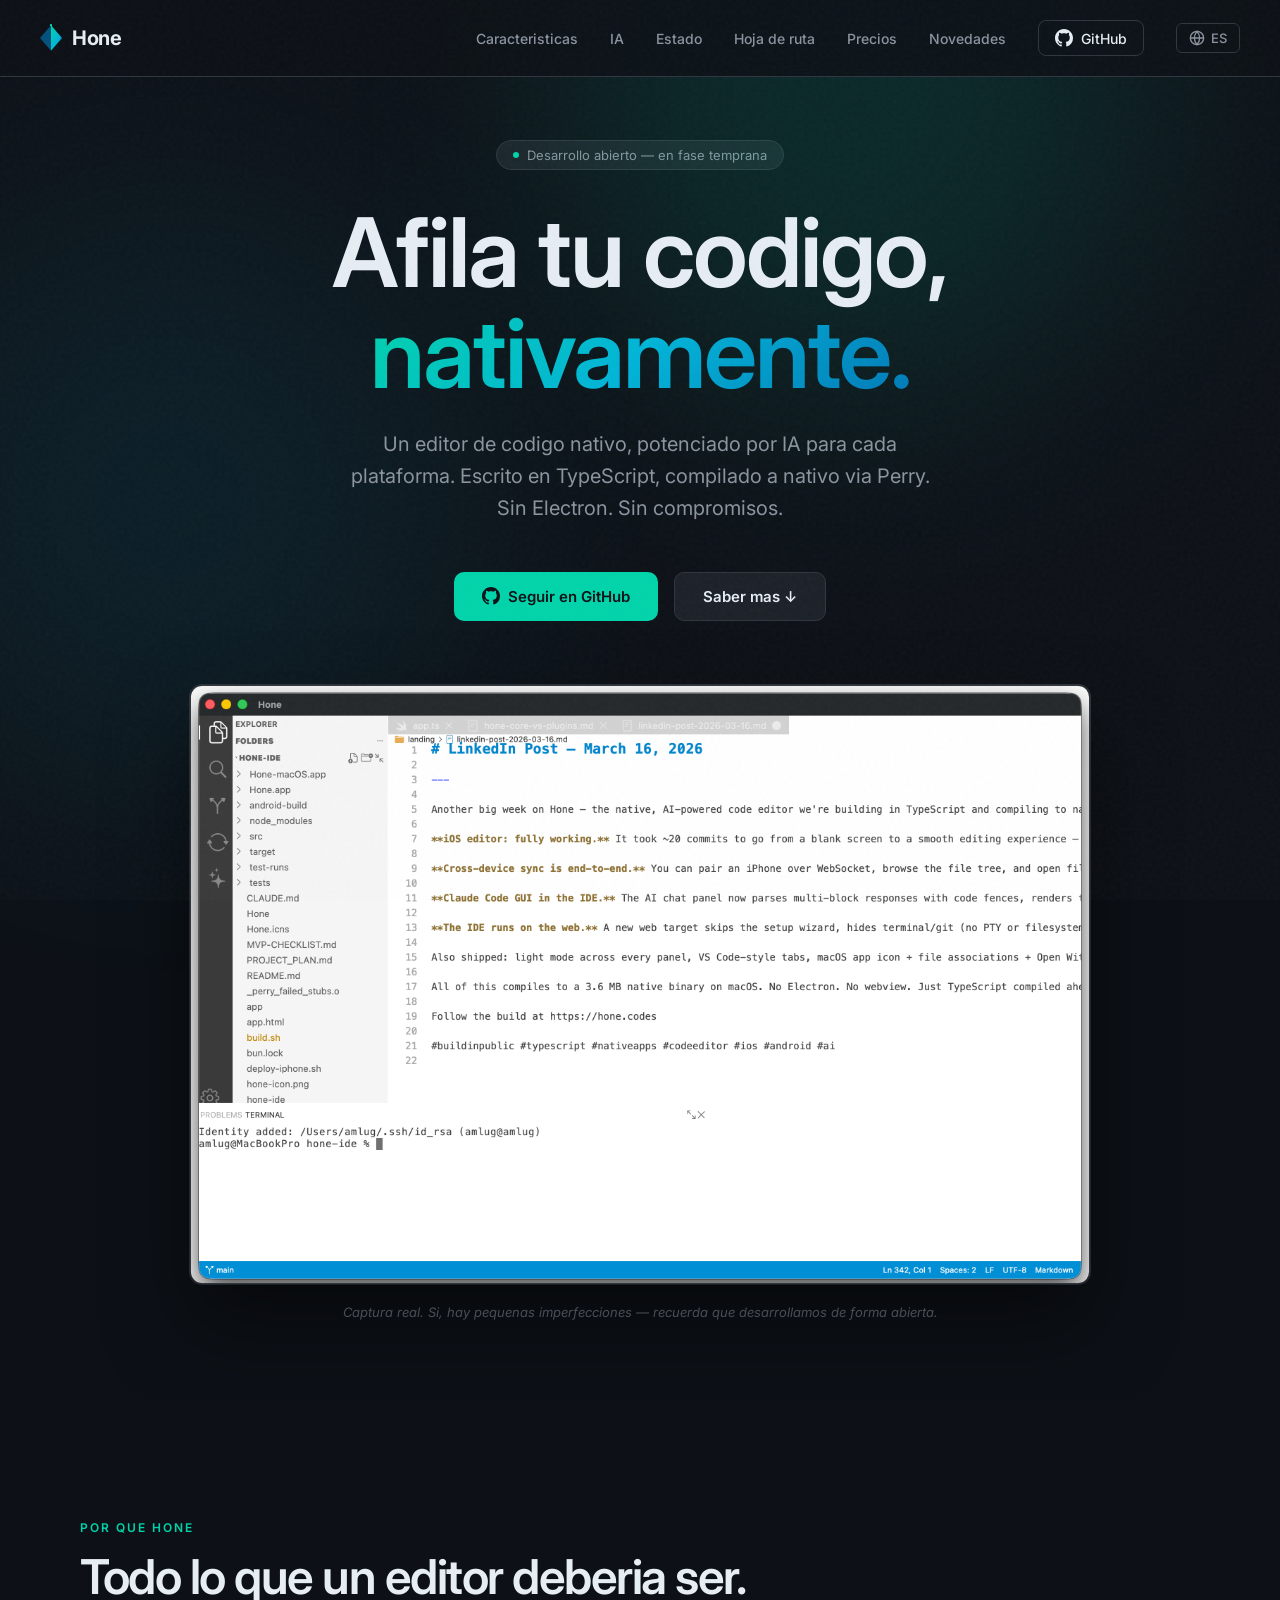
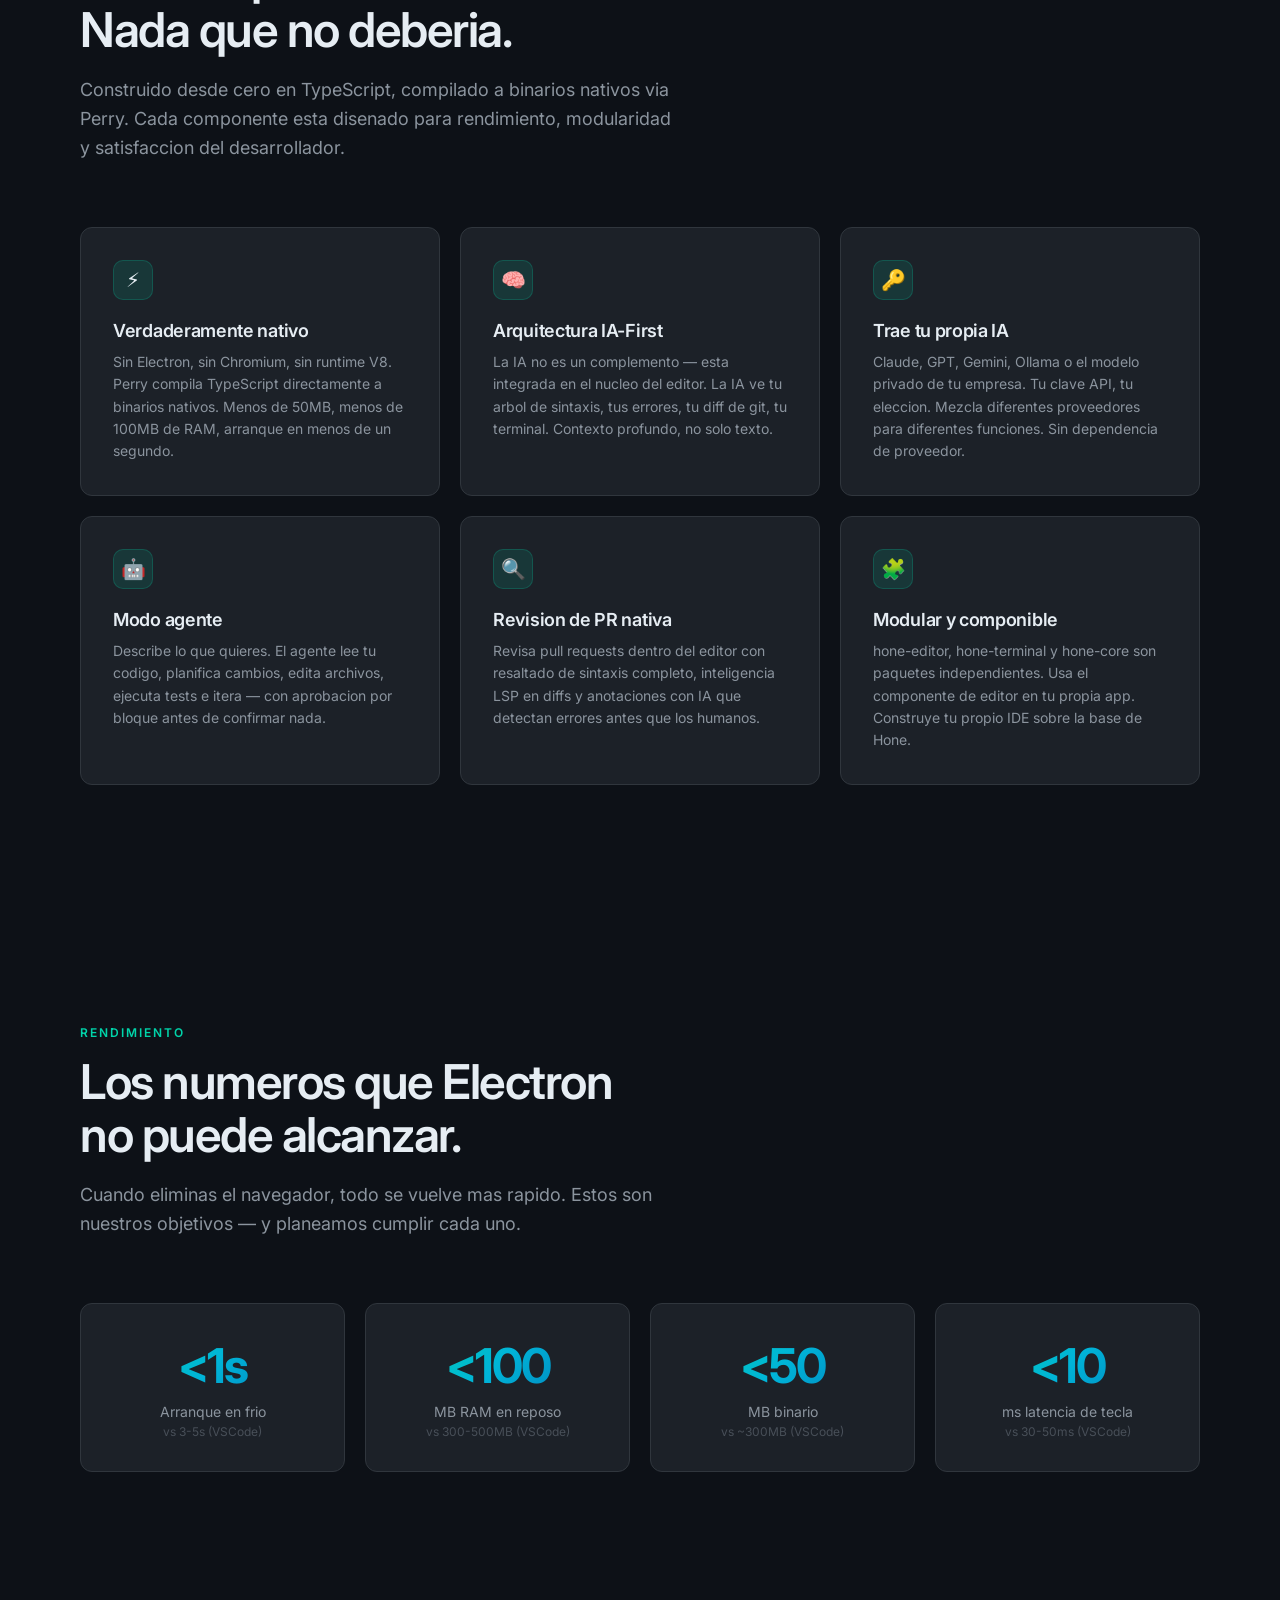
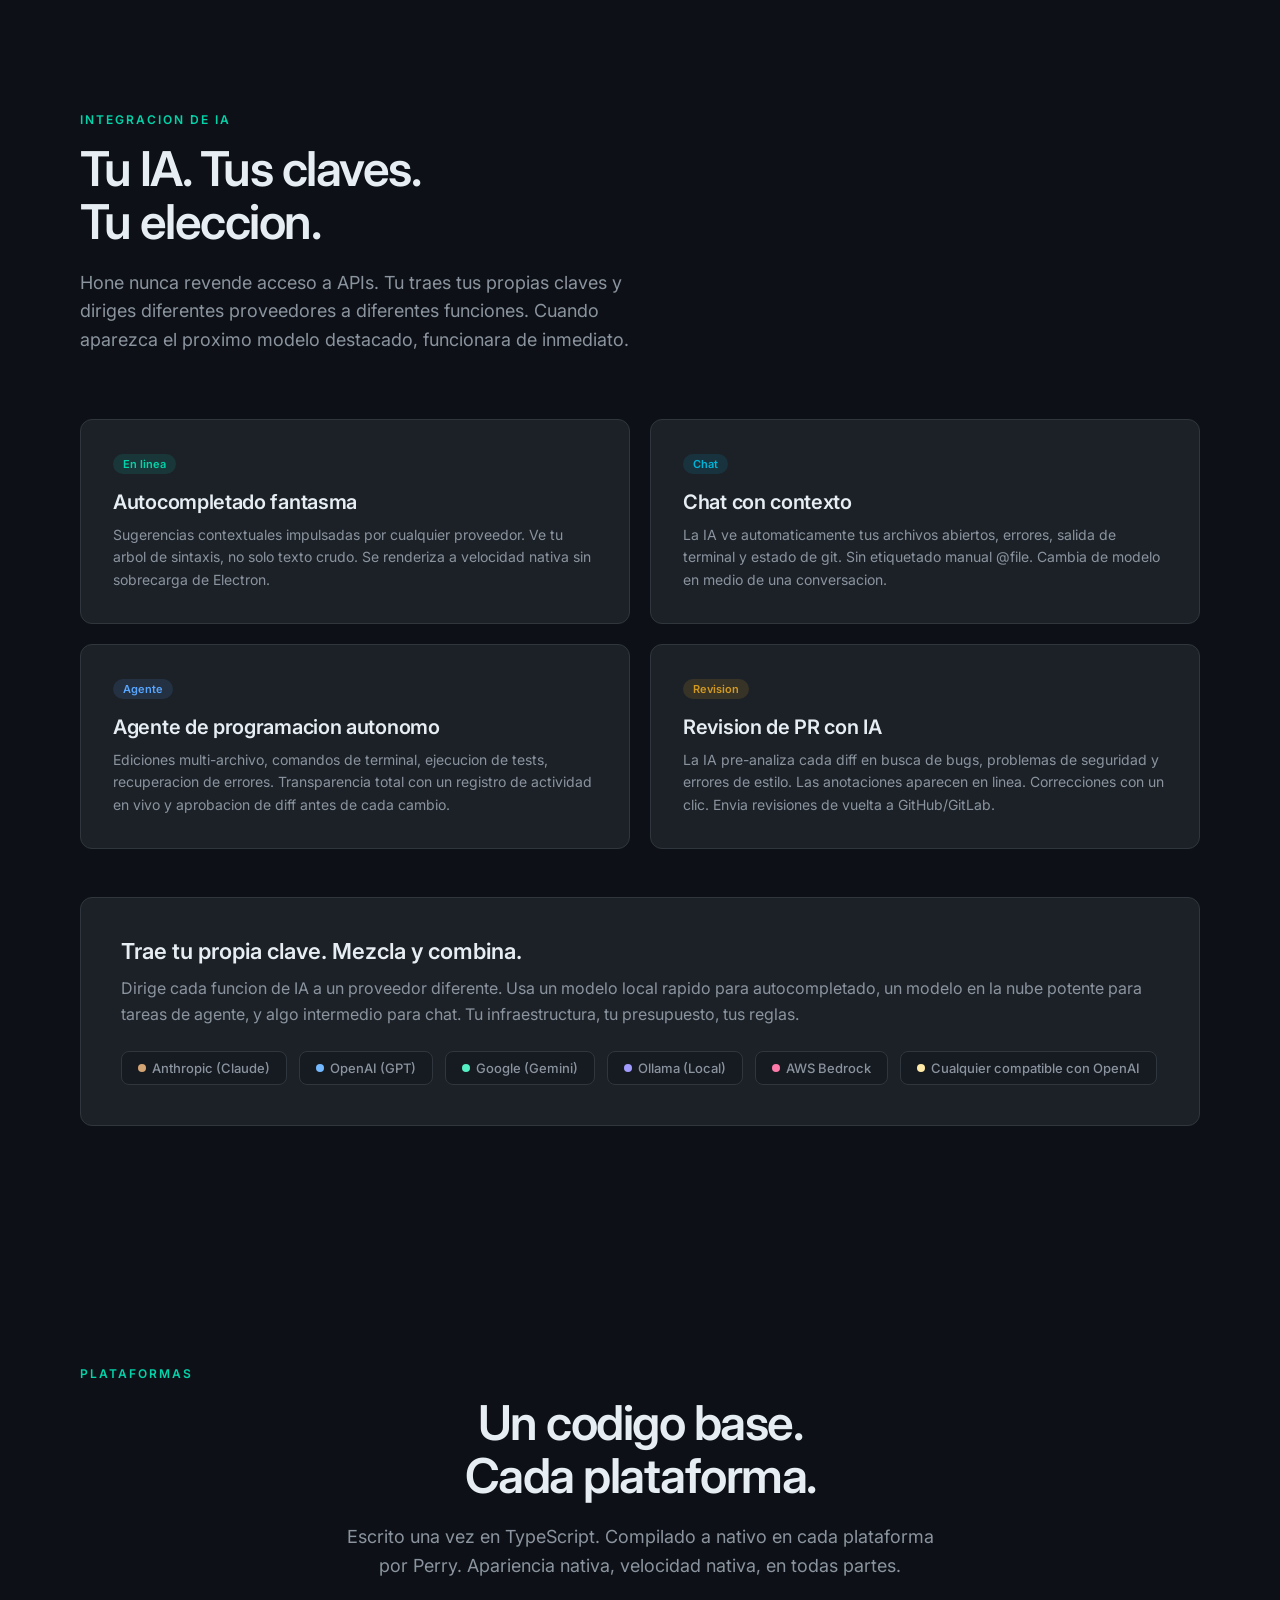
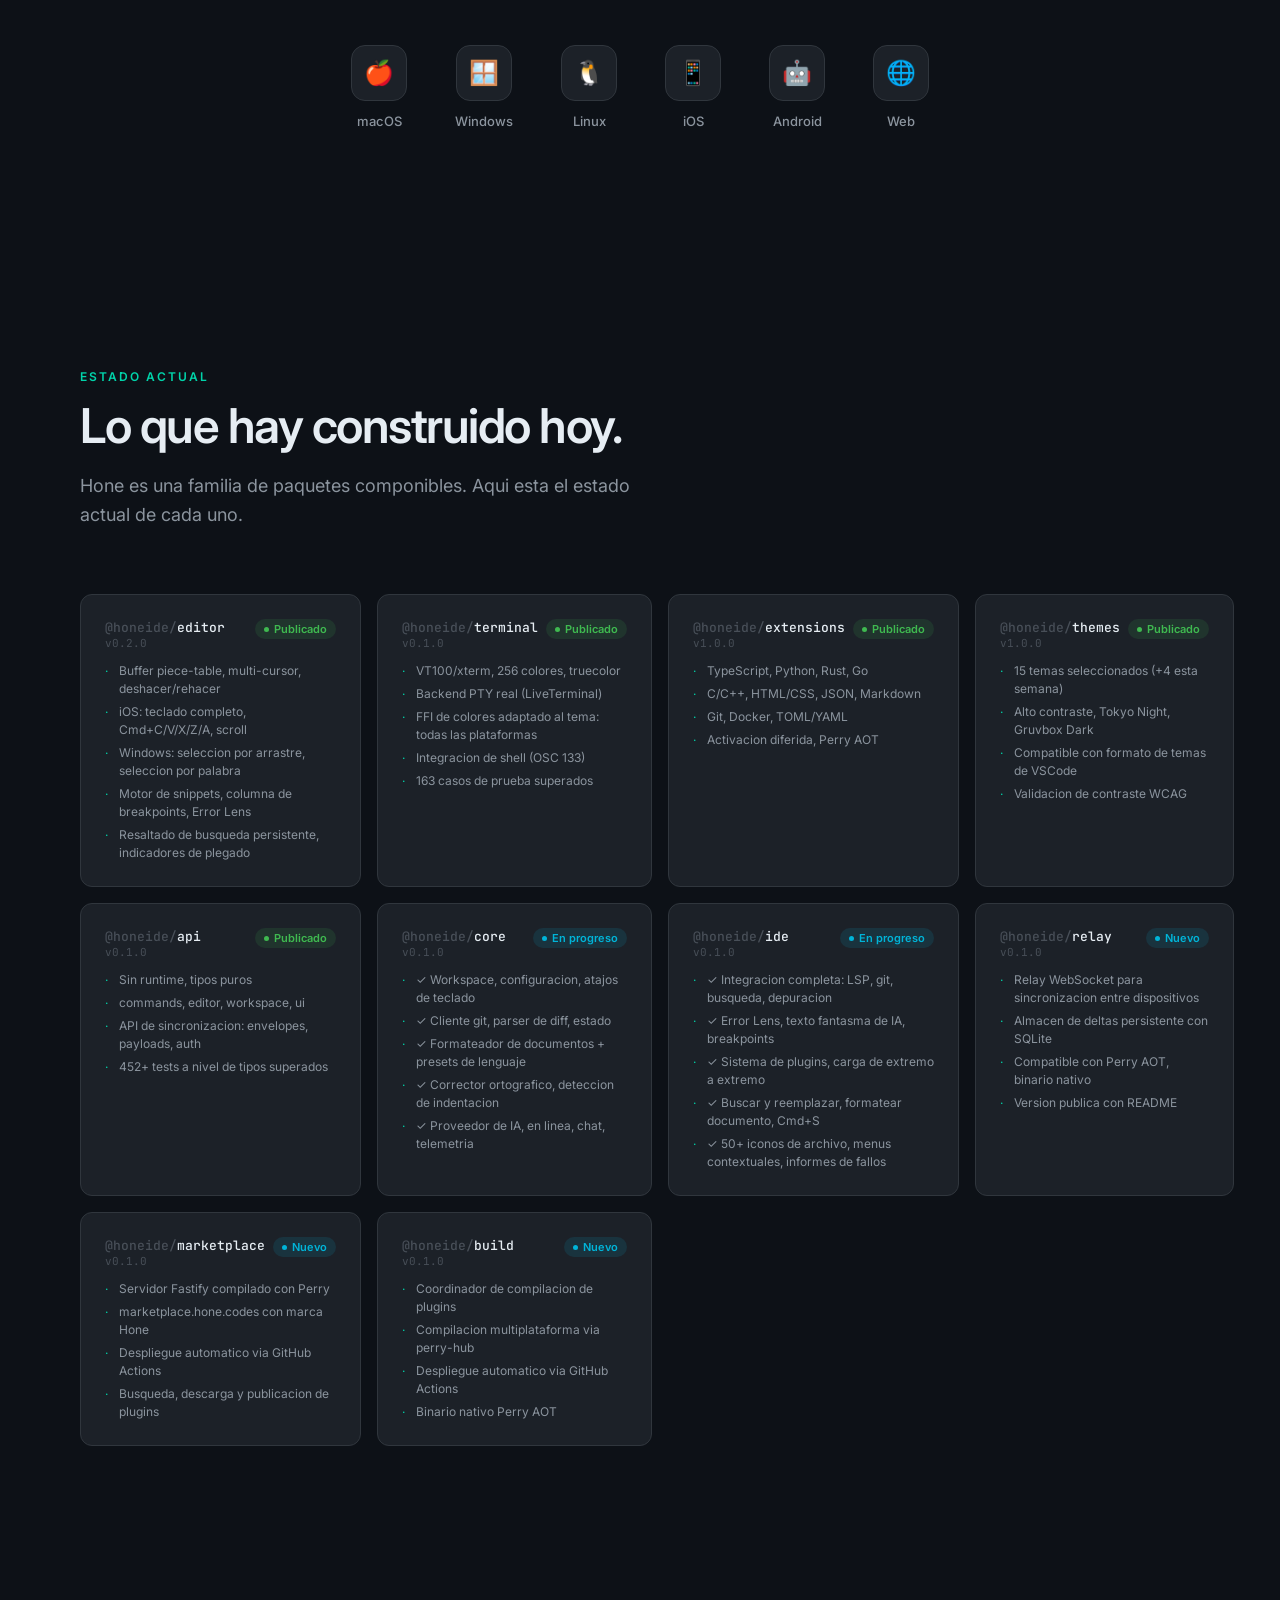
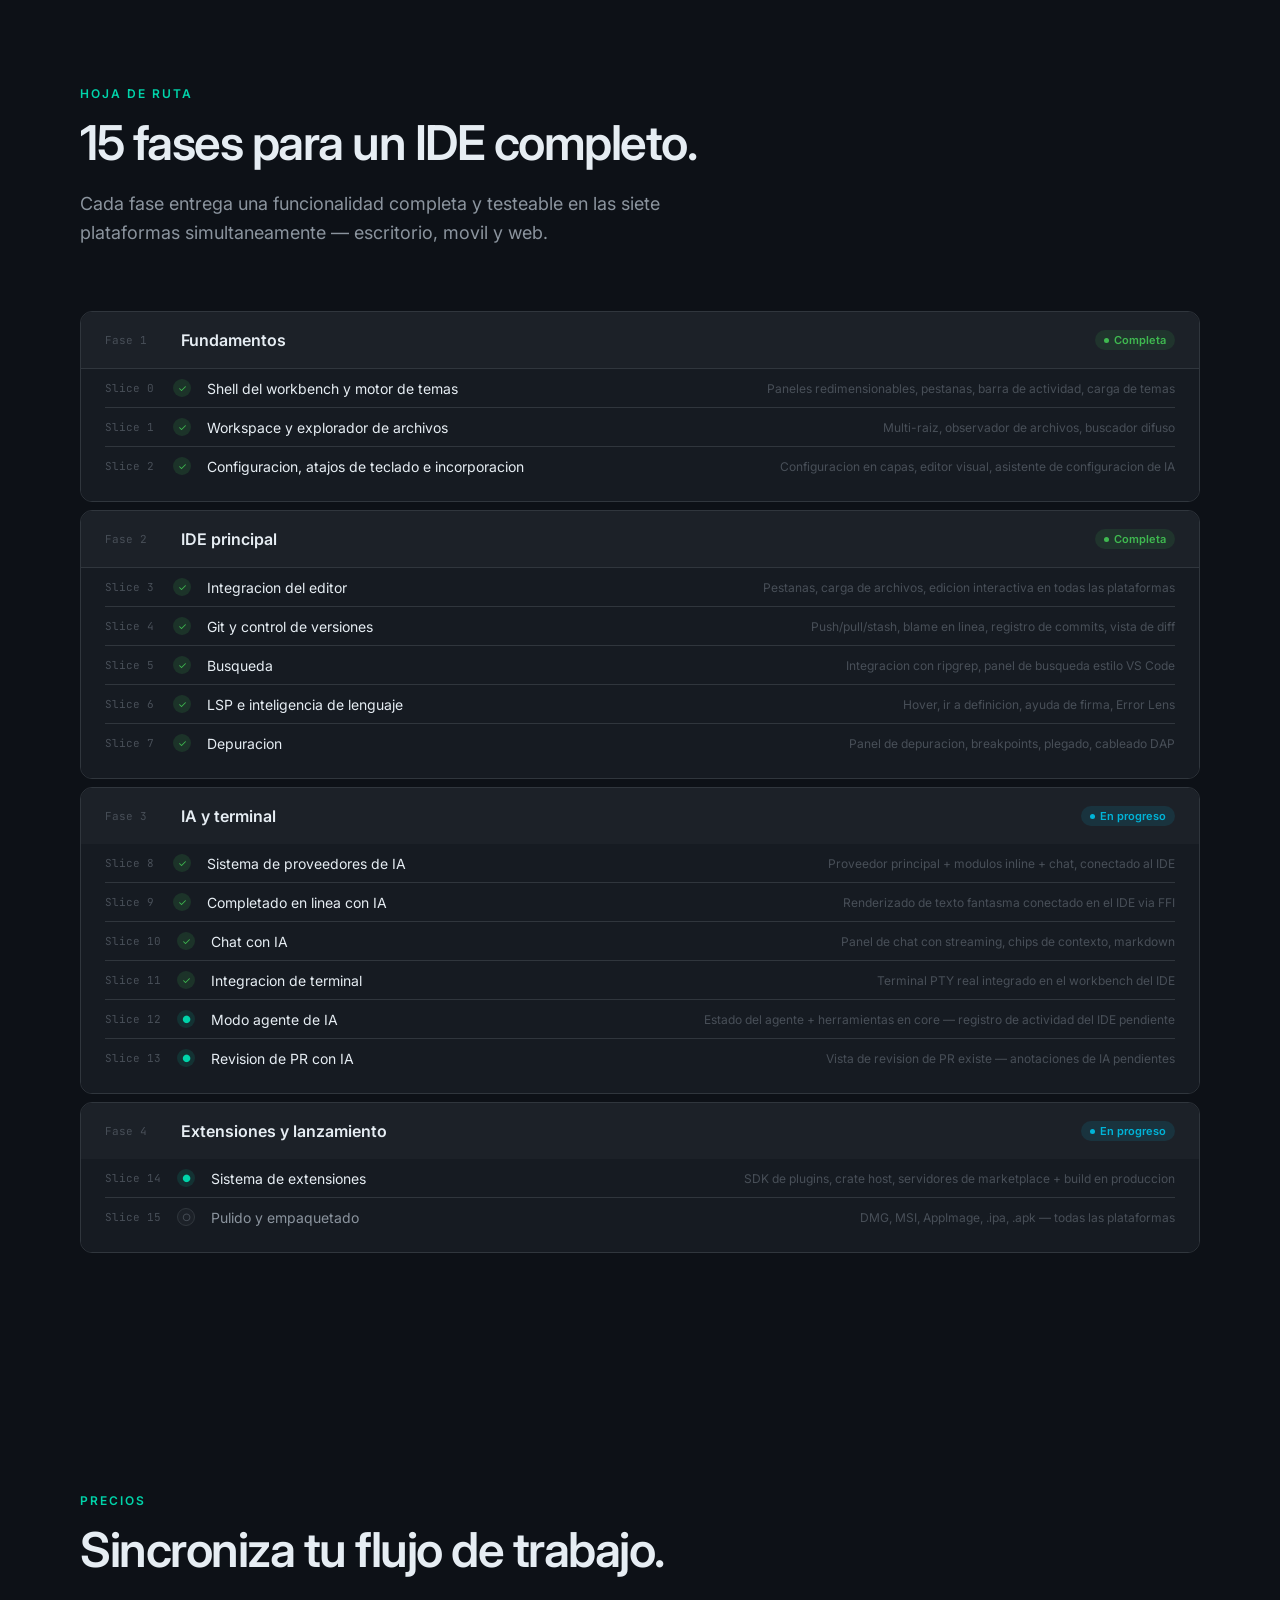
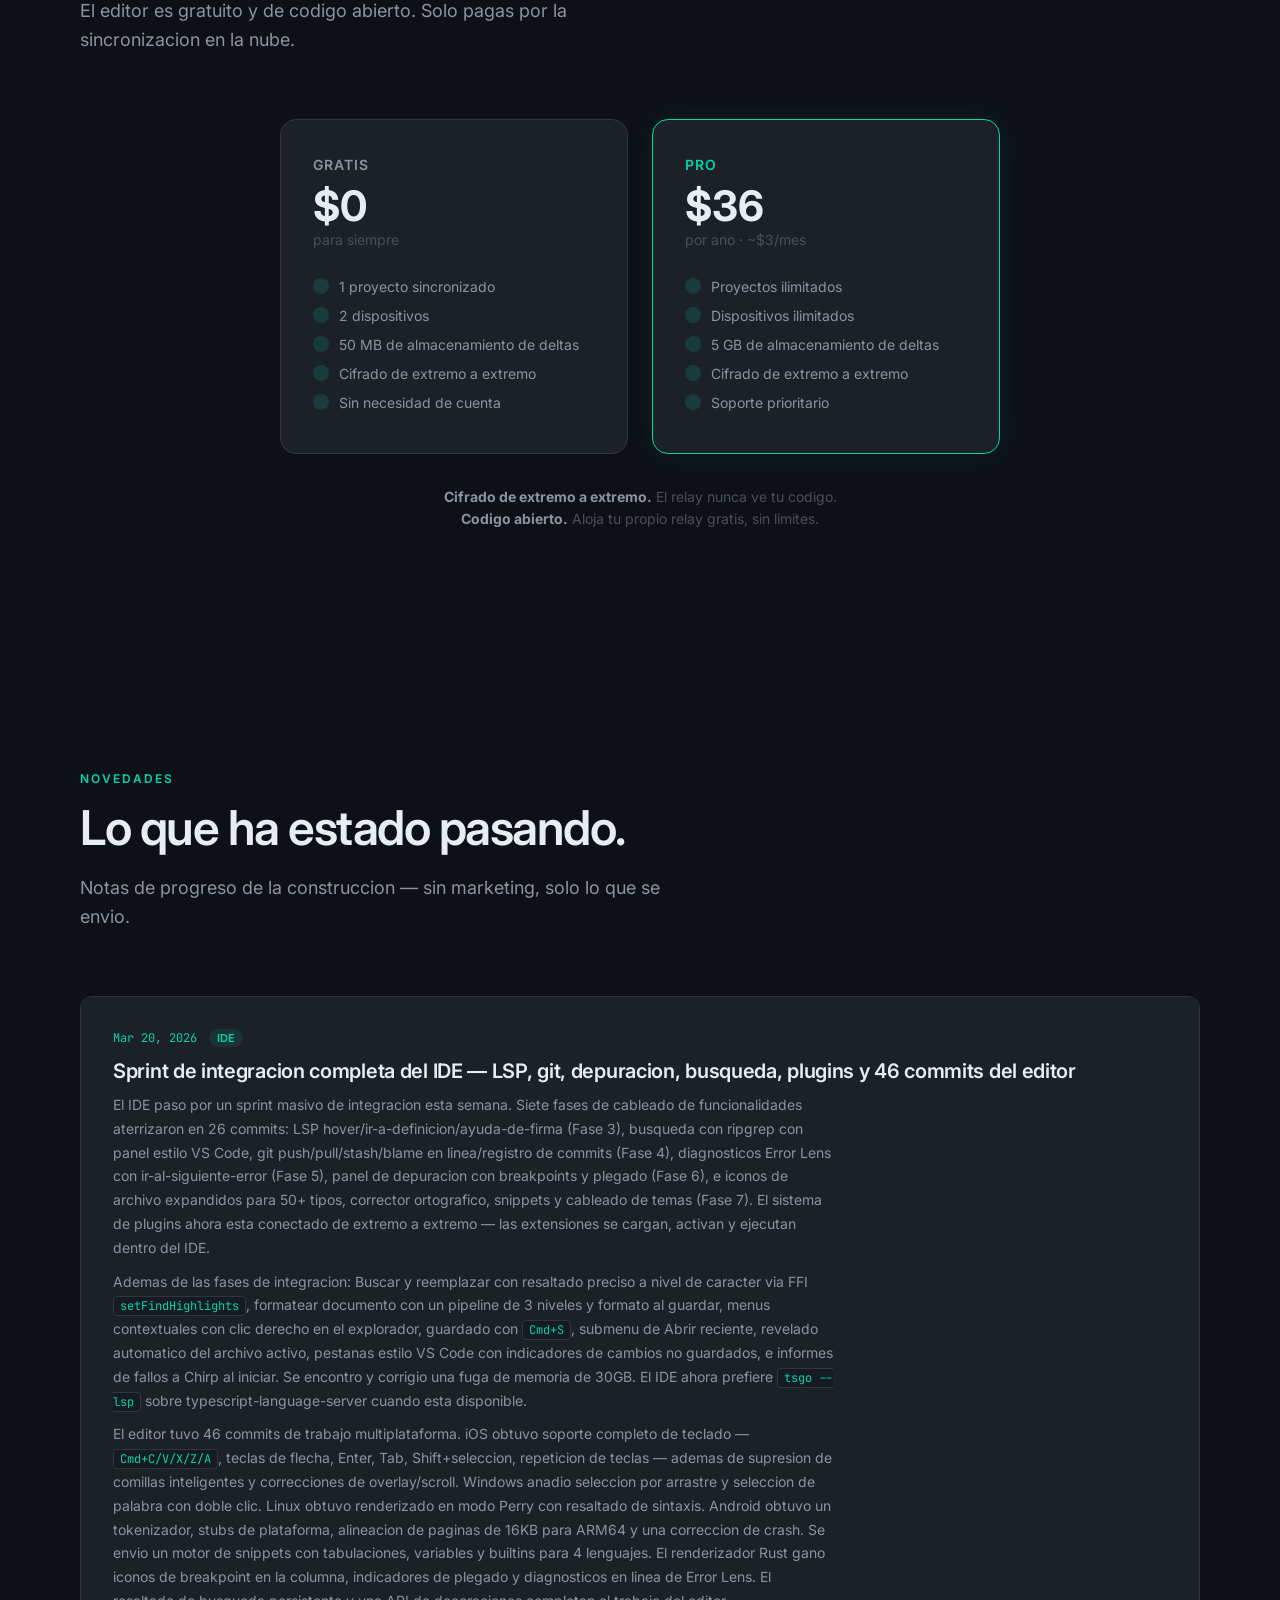
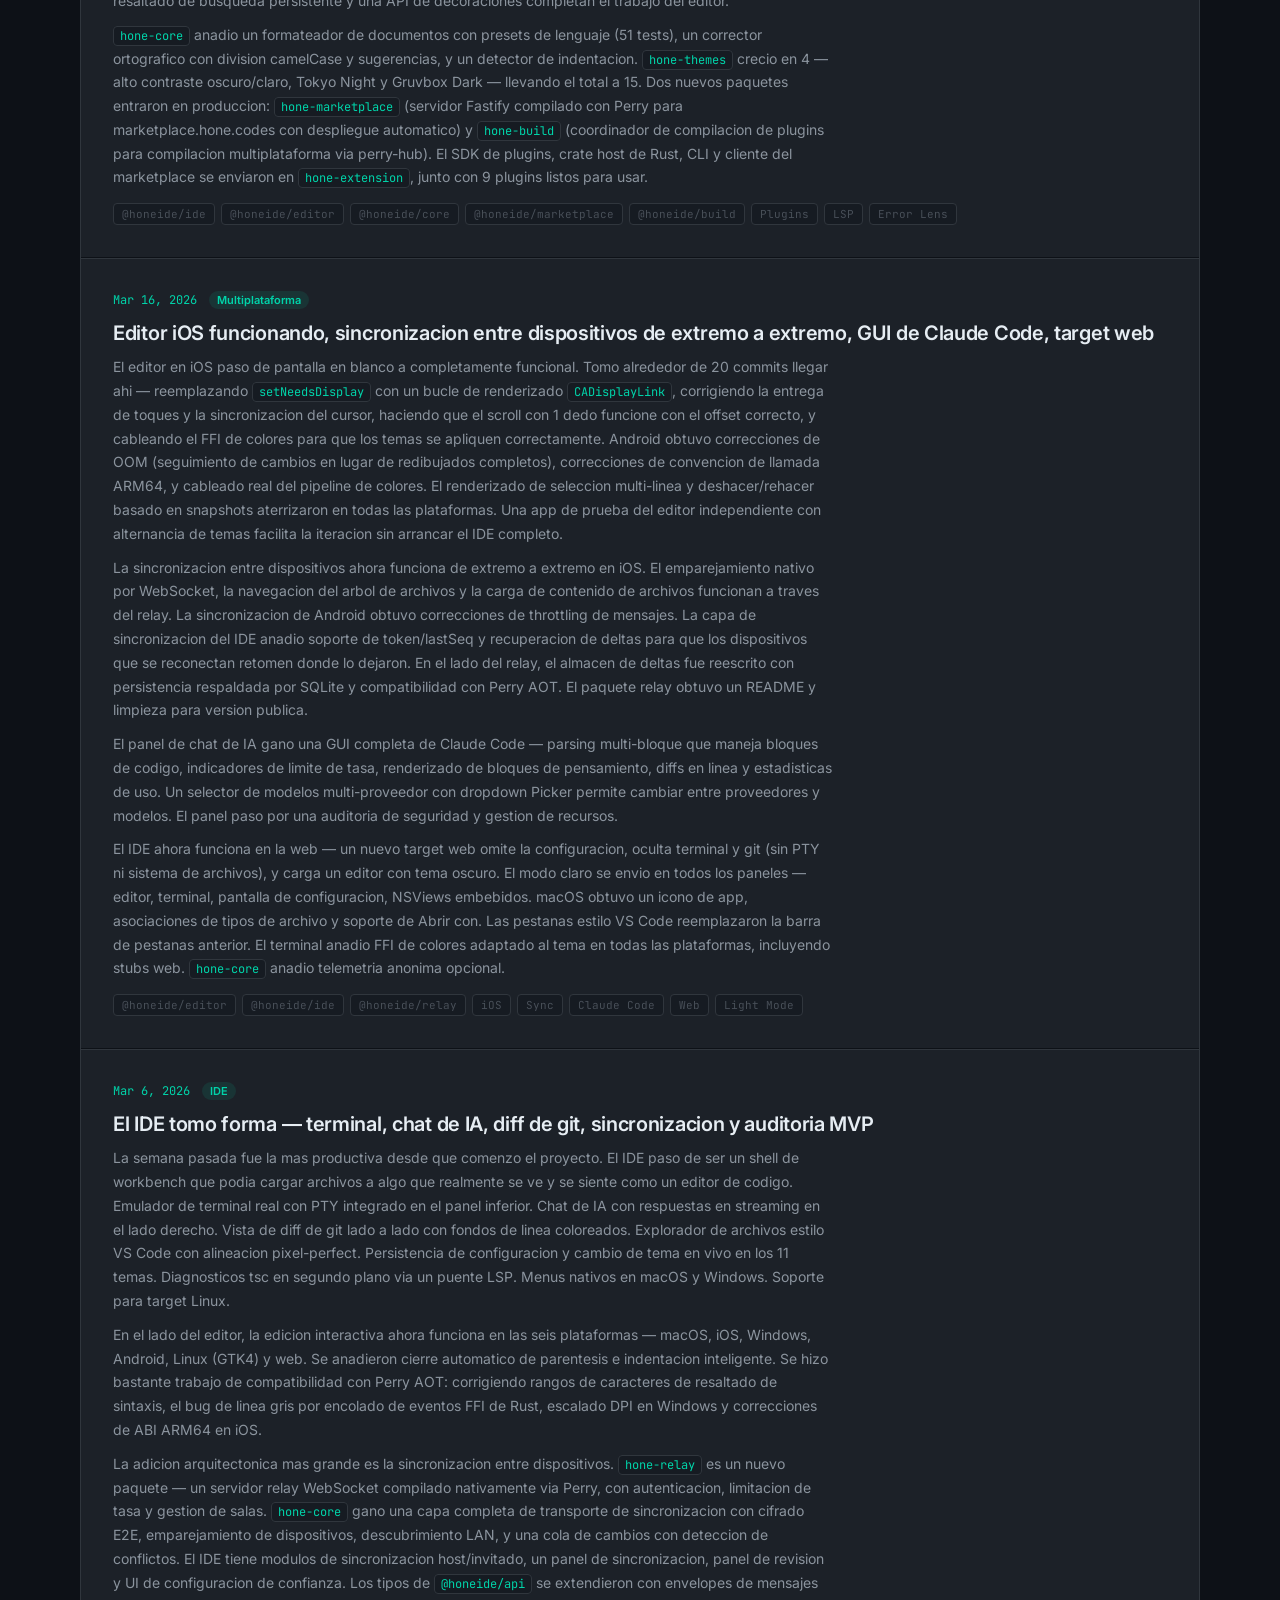
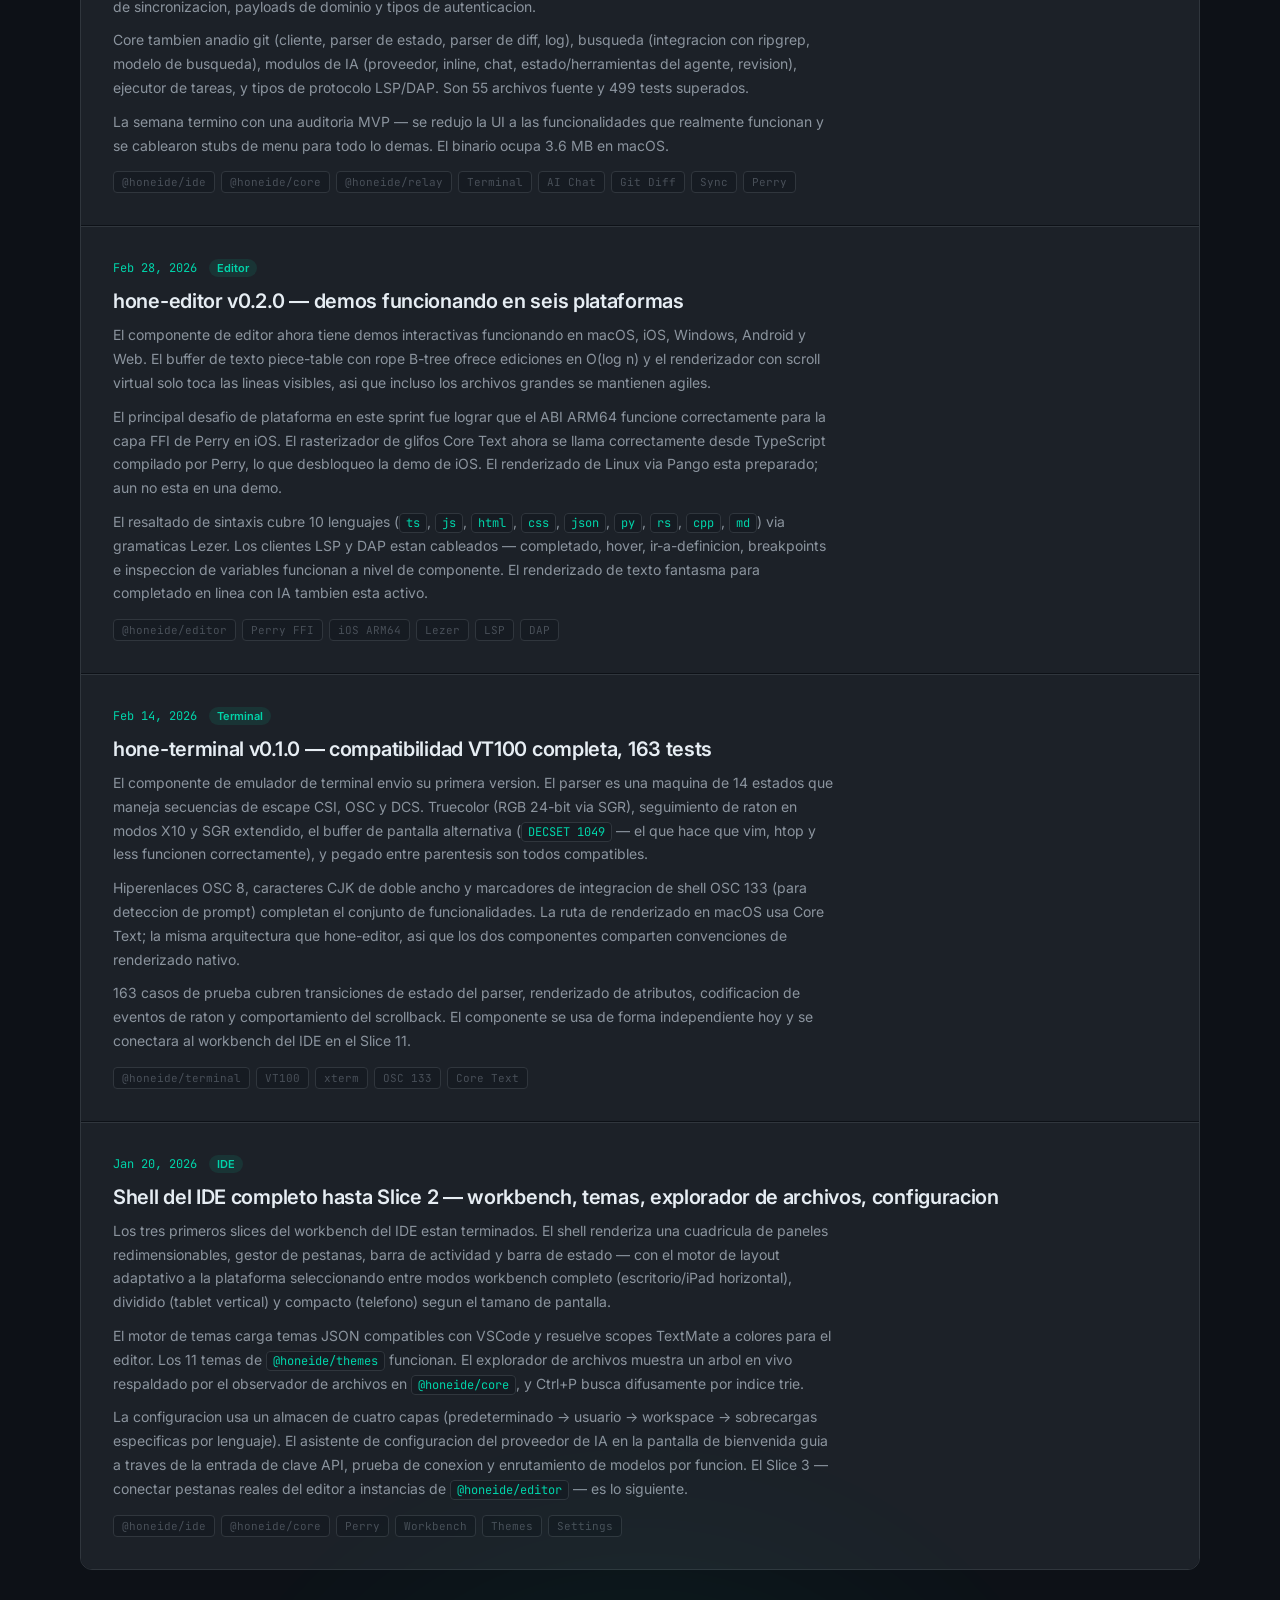
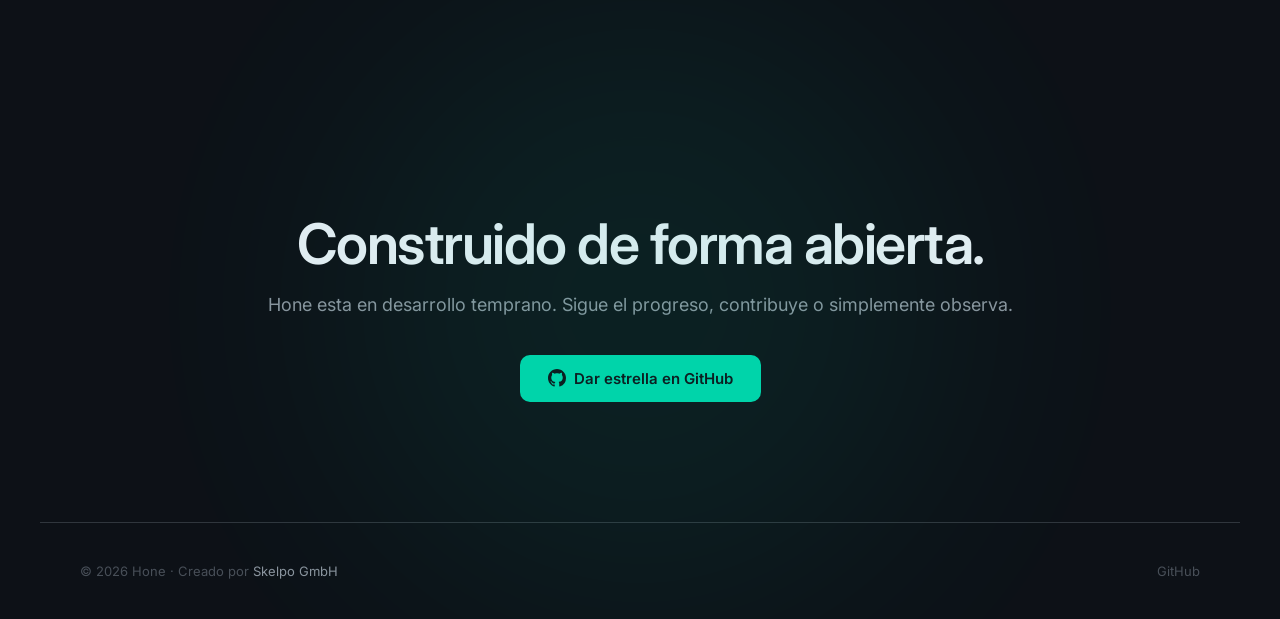
<file: es/index.html>
<!DOCTYPE html>
<html lang="es">
<head>
    <meta charset="UTF-8">
    <meta name="viewport" content="width=device-width, initial-scale=1.0">
    <title>Hone — Afila tu codigo, nativamente.</title>
    <meta name="description" content="Un editor de codigo nativo, potenciado por IA para cada plataforma. Escrito en TypeScript, compilado a nativo via Perry. Sin Electron. Sin compromisos.">
    <link rel="canonical" href="https://hone.codes/es/">
    <meta name="theme-color" content="#0D1117">
    <meta name="author" content="Skelpo GmbH">
    <meta name="robots" content="index, follow">

    <!-- Hreflang -->
    <link rel="alternate" hreflang="en" href="https://hone.codes/">
    <link rel="alternate" hreflang="de" href="https://hone.codes/de/">
    <link rel="alternate" hreflang="ja" href="https://hone.codes/ja/">
    <link rel="alternate" hreflang="zh-Hans" href="https://hone.codes/zh-Hans/">
    <link rel="alternate" hreflang="es" href="https://hone.codes/es/">
    <link rel="alternate" hreflang="fr" href="https://hone.codes/fr/">
    <link rel="alternate" hreflang="pt" href="https://hone.codes/pt/">
    <link rel="alternate" hreflang="ko" href="https://hone.codes/ko/">
    <link rel="alternate" hreflang="it" href="https://hone.codes/it/">
    <link rel="alternate" hreflang="tr" href="https://hone.codes/tr/">
    <link rel="alternate" hreflang="th" href="https://hone.codes/th/">
    <link rel="alternate" hreflang="id" href="https://hone.codes/id/">
    <link rel="alternate" hreflang="vi" href="https://hone.codes/vi/">
    <link rel="alternate" hreflang="x-default" href="https://hone.codes/">

    <!-- Favicon -->
    <link rel="icon" type="image/png" sizes="32x32" href="[data-uri]">

    <!-- Open Graph -->
    <meta property="og:type" content="website">
    <meta property="og:url" content="https://hone.codes/es/">
    <meta property="og:title" content="Hone — Afila tu codigo, nativamente.">
    <meta property="og:description" content="Un editor de codigo nativo, potenciado por IA para cada plataforma. Escrito en TypeScript, compilado a nativo via Perry. Sin Electron. Sin compromisos.">
    <meta property="og:image" content="https://hone.codes/og-image.png">
    <meta property="og:image:width" content="1200">
    <meta property="og:image:height" content="630">
    <meta property="og:image:alt" content="Hone — Editor de Codigo Nativo">
    <meta property="og:site_name" content="Hone">

    <!-- Twitter Card -->
    <meta name="twitter:card" content="summary_large_image">
    <meta name="twitter:title" content="Hone — Afila tu codigo, nativamente.">
    <meta name="twitter:description" content="Un editor de codigo nativo, potenciado por IA para cada plataforma. Escrito en TypeScript, compilado a nativo via Perry. Sin Electron. Sin compromisos.">
    <meta name="twitter:image" content="https://hone.codes/og-image.png">

    <!-- Structured Data -->
    <script type="application/ld+json">
    {
        "@context": "https://schema.org",
        "@type": "SoftwareApplication",
        "name": "Hone",
        "description": "Un editor de codigo nativo, potenciado por IA para cada plataforma. Escrito en TypeScript, compilado a nativo via Perry.",
        "url": "https://hone.codes/es/",
        "applicationCategory": "DeveloperApplication",
        "operatingSystem": "macOS, Windows, Linux, iOS, Android, Web",
        "offers": [
            {
                "@type": "Offer",
                "price": "0",
                "priceCurrency": "USD",
                "description": "Gratis — 1 proyecto sincronizado, 2 dispositivos"
            },
            {
                "@type": "Offer",
                "price": "36",
                "priceCurrency": "USD",
                "description": "Pro — Proyectos ilimitados, dispositivos ilimitados",
                "billingIncrement": "P1Y"
            }
        ],
        "author": {
            "@type": "Organization",
            "name": "Skelpo GmbH",
            "url": "https://skelpo.com"
        }
    }
    </script>

    <link rel="preconnect" href="https://fonts.googleapis.com">
    <link rel="preconnect" href="https://fonts.gstatic.com" crossorigin>
    <link href="https://fonts.googleapis.com/css2?family=Inter:wght@400;500;600;700&family=JetBrains+Mono:wght@400;500;700&display=swap" rel="stylesheet">
    <link rel="stylesheet" href="/style.css">
</head>
<body>

<nav>
    <a href="/es/" class="nav-logo">
        <div class="nav-logo-icon">
            <svg width="22" height="28" viewBox="0 0 48 56" xmlns="http://www.w3.org/2000/svg">
                <defs>
                    <linearGradient id="nav-mark-grad" x1="0%" y1="0%" x2="100%" y2="100%">
                        <stop offset="0%" stop-color="#00D4AA"/>
                        <stop offset="60%" stop-color="#00B4D8"/>
                        <stop offset="100%" stop-color="#0077B6"/>
                    </linearGradient>
                    <linearGradient id="nav-edge-grad" x1="0%" y1="0%" x2="100%" y2="0%">
                        <stop offset="0%" stop-color="#00FFD0"/>
                        <stop offset="100%" stop-color="#00D4AA"/>
                    </linearGradient>
                    <filter id="nav-glow">
                        <feGaussianBlur stdDeviation="1.5" result="blur"/>
                        <feMerge><feMergeNode in="blur"/><feMergeNode in="SourceGraphic"/></feMerge>
                    </filter>
                </defs>
                <polygon points="24,0 0,28 24,56" fill="#0077B6" opacity="0.65"/>
                <polygon points="24,0 48,28 24,56" fill="url(#nav-mark-grad)"/>
                <line x1="24" y1="0" x2="24" y2="56" stroke="url(#nav-edge-grad)" stroke-width="1.5" filter="url(#nav-glow)" opacity="0.9"/>
                <circle cx="24" cy="0" r="2.5" fill="#00FFD0" opacity="0.85"/>
            </svg>
        </div>
        <span class="nav-logo-text">Hone</span>
    </a>
    <div class="nav-links">
        <a href="#features">Caracteristicas</a>
        <a href="#ai">IA</a>
        <a href="#status">Estado</a>
        <a href="#roadmap">Hoja de ruta</a>
        <a href="#pricing">Precios</a>
        <a href="#updates">Novedades</a>
        <a href="https://github.com/HoneIDE" target="_blank" class="nav-github">
            <svg viewBox="0 0 16 16"><path d="M8 0C3.58 0 0 3.58 0 8c0 3.54 2.29 6.53 5.47 7.59.4.07.55-.17.55-.38 0-.19-.01-.82-.01-1.49-2.01.37-2.53-.49-2.69-.94-.09-.23-.48-.94-.82-1.13-.28-.15-.68-.52-.01-.53.63-.01 1.08.58 1.23.82.72 1.21 1.87.87 2.33.66.07-.52.28-.87.51-1.07-1.78-.2-3.64-.89-3.64-3.95 0-.87.31-1.59.82-2.15-.08-.2-.36-1.02.08-2.12 0 0 .67-.21 2.2.82.64-.18 1.32-.27 2-.27.68 0 1.36.09 2 .27 1.53-1.04 2.2-.82 2.2-.82.44 1.1.16 1.92.08 2.12.51.56.82 1.27.82 2.15 0 3.07-1.87 3.75-3.65 3.95.29.25.54.73.54 1.48 0 1.07-.01 1.93-.01 2.2 0 .21.15.46.55.38A8.013 8.013 0 0016 8c0-4.42-3.58-8-8-8z"/></svg>
            GitHub
        </a>
        <div class="lang-picker">
            <button class="lang-picker-btn">
                <svg viewBox="0 0 24 24" fill="none" stroke="currentColor" stroke-width="2"><circle cx="12" cy="12" r="10"/><path d="M2 12h20M12 2a15.3 15.3 0 0 1 4 10 15.3 15.3 0 0 1-4 10 15.3 15.3 0 0 1-4-10 15.3 15.3 0 0 1 4-10z"/></svg>
                ES
            </button>
            <div class="lang-dropdown">
                <a href="/">English</a>
                <a href="/de/">Deutsch</a>
                <a href="/ja/">日本語</a>
                <a href="/zh-Hans/">中文</a>
                <a href="/es/" class="active">Español</a>
                <a href="/fr/">Français</a>
                <a href="/pt/">Português</a>
                <a href="/ko/">한국어</a>
                <a href="/it/">Italiano</a>
                <a href="/tr/">Türkçe</a>
                <a href="/th/">ไทย</a>
                <a href="/id/">Indonesia</a>
                <a href="/vi/">Tiếng Việt</a>
            </div>
        </div>
    </div>
</nav>

<!-- ===== HERO ===== -->
<section class="hero">
    <div class="glow-orb green"></div>
    <div class="glow-orb blue"></div>

    <div class="hero-badge">
        <span class="dot"></span>
        Desarrollo abierto — en fase temprana
    </div>

    <h1>Afila tu codigo,<br><span class="highlight">nativamente.</span></h1>

    <p class="hero-sub">
        Un editor de codigo nativo, potenciado por IA para cada plataforma. Escrito en TypeScript, compilado a nativo via Perry. Sin Electron. Sin compromisos.
    </p>

    <div class="hero-cta">
        <a href="https://github.com/HoneIDE" target="_blank" class="btn btn-primary">
            <svg width="18" height="18" viewBox="0 0 16 16" fill="currentColor"><path d="M8 0C3.58 0 0 3.58 0 8c0 3.54 2.29 6.53 5.47 7.59.4.07.55-.17.55-.38 0-.19-.01-.82-.01-1.49-2.01.37-2.53-.49-2.69-.94-.09-.23-.48-.94-.82-1.13-.28-.15-.68-.52-.01-.53.63-.01 1.08.58 1.23.82.72 1.21 1.87.87 2.33.66.07-.52.28-.87.51-1.07-1.78-.2-3.64-.89-3.64-3.95 0-.87.31-1.59.82-2.15-.08-.2-.36-1.02.08-2.12 0 0 .67-.21 2.2.82.64-.18 1.32-.27 2-.27.68 0 1.36.09 2 .27 1.53-1.04 2.2-.82 2.2-.82.44 1.1.16 1.92.08 2.12.51.56.82 1.27.82 2.15 0 3.07-1.87 3.75-3.65 3.95.29.25.54.73.54 1.48 0 1.07-.01 1.93-.01 2.2 0 .21.15.46.55.38A8.013 8.013 0 0016 8c0-4.42-3.58-8-8-8z"/></svg>
            Seguir en GitHub
        </a>
        <a href="#features" class="btn btn-secondary">
            Saber mas ↓
        </a>
    </div>

    <!-- Real screenshot -->
    <div class="screenshot-wrapper">
        <img src="/screenshot.png" alt="Hone IDE ejecutandose en macOS — explorador de archivos, editor con resaltado de sintaxis, terminal y pestanas" class="hero-screenshot">
        <p class="screenshot-caption">Captura real. Si, hay pequenas imperfecciones — recuerda que desarrollamos de forma abierta.</p>
    </div>
</section>

<!-- ===== FEATURES ===== -->
<section class="section fade-in" id="features">
    <div class="section-label">Por que Hone</div>
    <h2 class="section-title">Todo lo que un editor deberia ser.<br>Nada que no deberia.</h2>
    <p class="section-desc">
        Construido desde cero en TypeScript, compilado a binarios nativos via Perry. Cada componente esta disenado para rendimiento, modularidad y satisfaccion del desarrollador.
    </p>

    <div class="features-grid">
        <div class="feature-card">
            <div class="feature-icon">⚡</div>
            <h3>Verdaderamente nativo</h3>
            <p>Sin Electron, sin Chromium, sin runtime V8. Perry compila TypeScript directamente a binarios nativos. Menos de 50MB, menos de 100MB de RAM, arranque en menos de un segundo.</p>
        </div>
        <div class="feature-card">
            <div class="feature-icon">🧠</div>
            <h3>Arquitectura IA-First</h3>
            <p>La IA no es un complemento — esta integrada en el nucleo del editor. La IA ve tu arbol de sintaxis, tus errores, tu diff de git, tu terminal. Contexto profundo, no solo texto.</p>
        </div>
        <div class="feature-card">
            <div class="feature-icon">🔑</div>
            <h3>Trae tu propia IA</h3>
            <p>Claude, GPT, Gemini, Ollama o el modelo privado de tu empresa. Tu clave API, tu eleccion. Mezcla diferentes proveedores para diferentes funciones. Sin dependencia de proveedor.</p>
        </div>
        <div class="feature-card">
            <div class="feature-icon">🤖</div>
            <h3>Modo agente</h3>
            <p>Describe lo que quieres. El agente lee tu codigo, planifica cambios, edita archivos, ejecuta tests e itera — con aprobacion por bloque antes de confirmar nada.</p>
        </div>
        <div class="feature-card">
            <div class="feature-icon">🔍</div>
            <h3>Revision de PR nativa</h3>
            <p>Revisa pull requests dentro del editor con resaltado de sintaxis completo, inteligencia LSP en diffs y anotaciones con IA que detectan errores antes que los humanos.</p>
        </div>
        <div class="feature-card">
            <div class="feature-icon">🧩</div>
            <h3>Modular y componible</h3>
            <p>hone-editor, hone-terminal y hone-core son paquetes independientes. Usa el componente de editor en tu propia app. Construye tu propio IDE sobre la base de Hone.</p>
        </div>
    </div>
</section>

<!-- ===== PERFORMANCE ===== -->
<section class="section fade-in" id="performance">
    <div class="section-label">Rendimiento</div>
    <h2 class="section-title">Los numeros que Electron<br>no puede alcanzar.</h2>
    <p class="section-desc">
        Cuando eliminas el navegador, todo se vuelve mas rapido. Estos son nuestros objetivos — y planeamos cumplir cada uno.
    </p>

    <div class="perf-grid">
        <div class="perf-card">
            <div class="perf-value">&lt;1s</div>
            <div class="perf-label">Arranque en frio</div>
            <div class="perf-compare">vs 3-5s (VSCode)</div>
        </div>
        <div class="perf-card">
            <div class="perf-value">&lt;100</div>
            <div class="perf-label">MB RAM en reposo</div>
            <div class="perf-compare">vs 300-500MB (VSCode)</div>
        </div>
        <div class="perf-card">
            <div class="perf-value">&lt;50</div>
            <div class="perf-label">MB binario</div>
            <div class="perf-compare">vs ~300MB (VSCode)</div>
        </div>
        <div class="perf-card">
            <div class="perf-value">&lt;10</div>
            <div class="perf-label">ms latencia de tecla</div>
            <div class="perf-compare">vs 30-50ms (VSCode)</div>
        </div>
    </div>
</section>

<!-- ===== AI ===== -->
<section class="section fade-in" id="ai">
    <div class="section-label">Integracion de IA</div>
    <h2 class="section-title">Tu IA. Tus claves.<br>Tu eleccion.</h2>
    <p class="section-desc">
        Hone nunca revende acceso a APIs. Tu traes tus propias claves y diriges diferentes proveedores a diferentes funciones. Cuando aparezca el proximo modelo destacado, funcionara de inmediato.
    </p>

    <div class="ai-features">
        <div class="ai-feature-card">
            <span class="tag tag-green">En linea</span>
            <h3>Autocompletado fantasma</h3>
            <p>Sugerencias contextuales impulsadas por cualquier proveedor. Ve tu arbol de sintaxis, no solo texto crudo. Se renderiza a velocidad nativa sin sobrecarga de Electron.</p>
        </div>
        <div class="ai-feature-card">
            <span class="tag tag-blue">Chat</span>
            <h3>Chat con contexto</h3>
            <p>La IA ve automaticamente tus archivos abiertos, errores, salida de terminal y estado de git. Sin etiquetado manual @file. Cambia de modelo en medio de una conversacion.</p>
        </div>
        <div class="ai-feature-card">
            <span class="tag tag-purple">Agente</span>
            <h3>Agente de programacion autonomo</h3>
            <p>Ediciones multi-archivo, comandos de terminal, ejecucion de tests, recuperacion de errores. Transparencia total con un registro de actividad en vivo y aprobacion de diff antes de cada cambio.</p>
        </div>
        <div class="ai-feature-card">
            <span class="tag tag-yellow">Revision</span>
            <h3>Revision de PR con IA</h3>
            <p>La IA pre-analiza cada diff en busca de bugs, problemas de seguridad y errores de estilo. Las anotaciones aparecen en linea. Correcciones con un clic. Envia revisiones de vuelta a GitHub/GitLab.</p>
        </div>
    </div>

    <div class="byok-block">
        <h3>Trae tu propia clave. Mezcla y combina.</h3>
        <p>Dirige cada funcion de IA a un proveedor diferente. Usa un modelo local rapido para autocompletado, un modelo en la nube potente para tareas de agente, y algo intermedio para chat. Tu infraestructura, tu presupuesto, tus reglas.</p>
        <div class="provider-logos">
            <div class="provider-pill"><span class="provider-dot" style="background:#d4a574"></span> Anthropic (Claude)</div>
            <div class="provider-pill"><span class="provider-dot" style="background:#74b9ff"></span> OpenAI (GPT)</div>
            <div class="provider-pill"><span class="provider-dot" style="background:#55efc4"></span> Google (Gemini)</div>
            <div class="provider-pill"><span class="provider-dot" style="background:#a29bfe"></span> Ollama (Local)</div>
            <div class="provider-pill"><span class="provider-dot" style="background:#fd79a8"></span> AWS Bedrock</div>
            <div class="provider-pill"><span class="provider-dot" style="background:#ffeaa7"></span> Cualquier compatible con OpenAI</div>
        </div>
    </div>
</section>

<!-- ===== PLATFORMS ===== -->
<section class="section fade-in" id="platforms">
    <div class="section-label">Plataformas</div>
    <h2 class="section-title" style="text-align:center;">Un codigo base.<br>Cada plataforma.</h2>
    <p class="section-desc" style="text-align:center; margin-left:auto; margin-right:auto;">
        Escrito una vez en TypeScript. Compilado a nativo en cada plataforma por Perry. Apariencia nativa, velocidad nativa, en todas partes.
    </p>

    <div class="platforms-row">
        <div class="platform-item">
            <div class="platform-icon">🍎</div>
            <span class="platform-label">macOS</span>
        </div>
        <div class="platform-item">
            <div class="platform-icon">🪟</div>
            <span class="platform-label">Windows</span>
        </div>
        <div class="platform-item">
            <div class="platform-icon">🐧</div>
            <span class="platform-label">Linux</span>
        </div>
        <div class="platform-item">
            <div class="platform-icon">📱</div>
            <span class="platform-label">iOS</span>
        </div>
        <div class="platform-item">
            <div class="platform-icon">🤖</div>
            <span class="platform-label">Android</span>
        </div>
        <div class="platform-item">
            <div class="platform-icon">🌐</div>
            <span class="platform-label">Web</span>
        </div>
    </div>
</section>

<!-- ===== STATUS ===== -->
<section class="section fade-in" id="status">
    <div class="section-label">Estado actual</div>
    <h2 class="section-title">Lo que hay construido hoy.</h2>
    <p class="section-desc">
        Hone es una familia de paquetes componibles. Aqui esta el estado actual de cada uno.
    </p>

    <div class="status-grid">
        <div class="status-card">
            <div class="status-card-header">
                <div>
                    <div class="pkg-name"><span class="pkg-scope">@honeide/</span>editor</div>
                    <div class="version-tag">v0.2.0</div>
                </div>
                <span class="status-badge badge-done"><span class="badge-dot"></span>Publicado</span>
            </div>
            <ul class="status-card-bullets">
                <li>Buffer piece-table, multi-cursor, deshacer/rehacer</li>
                <li>iOS: teclado completo, Cmd+C/V/X/Z/A, scroll</li>
                <li>Windows: seleccion por arrastre, seleccion por palabra</li>
                <li>Motor de snippets, columna de breakpoints, Error Lens</li>
                <li>Resaltado de busqueda persistente, indicadores de plegado</li>
            </ul>
        </div>

        <div class="status-card">
            <div class="status-card-header">
                <div>
                    <div class="pkg-name"><span class="pkg-scope">@honeide/</span>terminal</div>
                    <div class="version-tag">v0.1.0</div>
                </div>
                <span class="status-badge badge-done"><span class="badge-dot"></span>Publicado</span>
            </div>
            <ul class="status-card-bullets">
                <li>VT100/xterm, 256 colores, truecolor</li>
                <li>Backend PTY real (LiveTerminal)</li>
                <li>FFI de colores adaptado al tema: todas las plataformas</li>
                <li>Integracion de shell (OSC 133)</li>
                <li>163 casos de prueba superados</li>
            </ul>
        </div>

        <div class="status-card">
            <div class="status-card-header">
                <div>
                    <div class="pkg-name"><span class="pkg-scope">@honeide/</span>extensions</div>
                    <div class="version-tag">v1.0.0</div>
                </div>
                <span class="status-badge badge-done"><span class="badge-dot"></span>Publicado</span>
            </div>
            <ul class="status-card-bullets">
                <li>TypeScript, Python, Rust, Go</li>
                <li>C/C++, HTML/CSS, JSON, Markdown</li>
                <li>Git, Docker, TOML/YAML</li>
                <li>Activacion diferida, Perry AOT</li>
            </ul>
        </div>

        <div class="status-card">
            <div class="status-card-header">
                <div>
                    <div class="pkg-name"><span class="pkg-scope">@honeide/</span>themes</div>
                    <div class="version-tag">v1.0.0</div>
                </div>
                <span class="status-badge badge-done"><span class="badge-dot"></span>Publicado</span>
            </div>
            <ul class="status-card-bullets">
                <li>15 temas seleccionados (+4 esta semana)</li>
                <li>Alto contraste, Tokyo Night, Gruvbox Dark</li>
                <li>Compatible con formato de temas de VSCode</li>
                <li>Validacion de contraste WCAG</li>
            </ul>
        </div>

        <div class="status-card">
            <div class="status-card-header">
                <div>
                    <div class="pkg-name"><span class="pkg-scope">@honeide/</span>api</div>
                    <div class="version-tag">v0.1.0</div>
                </div>
                <span class="status-badge badge-done"><span class="badge-dot"></span>Publicado</span>
            </div>
            <ul class="status-card-bullets">
                <li>Sin runtime, tipos puros</li>
                <li>commands, editor, workspace, ui</li>
                <li>API de sincronizacion: envelopes, payloads, auth</li>
                <li>452+ tests a nivel de tipos superados</li>
            </ul>
        </div>

        <div class="status-card">
            <div class="status-card-header">
                <div>
                    <div class="pkg-name"><span class="pkg-scope">@honeide/</span>core</div>
                    <div class="version-tag">v0.1.0</div>
                </div>
                <span class="status-badge badge-active"><span class="badge-dot"></span>En progreso</span>
            </div>
            <ul class="status-card-bullets">
                <li>✓ Workspace, configuracion, atajos de teclado</li>
                <li>✓ Cliente git, parser de diff, estado</li>
                <li>✓ Formateador de documentos + presets de lenguaje</li>
                <li>✓ Corrector ortografico, deteccion de indentacion</li>
                <li>✓ Proveedor de IA, en linea, chat, telemetria</li>
            </ul>
        </div>

        <div class="status-card">
            <div class="status-card-header">
                <div>
                    <div class="pkg-name"><span class="pkg-scope">@honeide/</span>ide</div>
                    <div class="version-tag">v0.1.0</div>
                </div>
                <span class="status-badge badge-active"><span class="badge-dot"></span>En progreso</span>
            </div>
            <ul class="status-card-bullets">
                <li>✓ Integracion completa: LSP, git, busqueda, depuracion</li>
                <li>✓ Error Lens, texto fantasma de IA, breakpoints</li>
                <li>✓ Sistema de plugins, carga de extremo a extremo</li>
                <li>✓ Buscar y reemplazar, formatear documento, Cmd+S</li>
                <li>✓ 50+ iconos de archivo, menus contextuales, informes de fallos</li>
            </ul>
        </div>

        <div class="status-card">
            <div class="status-card-header">
                <div>
                    <div class="pkg-name"><span class="pkg-scope">@honeide/</span>relay</div>
                    <div class="version-tag">v0.1.0</div>
                </div>
                <span class="status-badge badge-active"><span class="badge-dot"></span>Nuevo</span>
            </div>
            <ul class="status-card-bullets">
                <li>Relay WebSocket para sincronizacion entre dispositivos</li>
                <li>Almacen de deltas persistente con SQLite</li>
                <li>Compatible con Perry AOT, binario nativo</li>
                <li>Version publica con README</li>
            </ul>
        </div>

        <div class="status-card">
            <div class="status-card-header">
                <div>
                    <div class="pkg-name"><span class="pkg-scope">@honeide/</span>marketplace</div>
                    <div class="version-tag">v0.1.0</div>
                </div>
                <span class="status-badge badge-active"><span class="badge-dot"></span>Nuevo</span>
            </div>
            <ul class="status-card-bullets">
                <li>Servidor Fastify compilado con Perry</li>
                <li>marketplace.hone.codes con marca Hone</li>
                <li>Despliegue automatico via GitHub Actions</li>
                <li>Busqueda, descarga y publicacion de plugins</li>
            </ul>
        </div>

        <div class="status-card">
            <div class="status-card-header">
                <div>
                    <div class="pkg-name"><span class="pkg-scope">@honeide/</span>build</div>
                    <div class="version-tag">v0.1.0</div>
                </div>
                <span class="status-badge badge-active"><span class="badge-dot"></span>Nuevo</span>
            </div>
            <ul class="status-card-bullets">
                <li>Coordinador de compilacion de plugins</li>
                <li>Compilacion multiplataforma via perry-hub</li>
                <li>Despliegue automatico via GitHub Actions</li>
                <li>Binario nativo Perry AOT</li>
            </ul>
        </div>
    </div>
</section>

<!-- ===== ROADMAP ===== -->
<section class="section fade-in" id="roadmap">
    <div class="section-label">Hoja de ruta</div>
    <h2 class="section-title">15 fases para un IDE completo.</h2>
    <p class="section-desc">
        Cada fase entrega una funcionalidad completa y testeable en las siete plataformas simultaneamente — escritorio, movil y web.
    </p>

    <div class="roadmap-phases">

        <div class="phase-block done">
            <div class="phase-header">
                <span class="phase-number">Fase 1</span>
                <span class="phase-title">Fundamentos</span>
                <span class="status-badge badge-done"><span class="badge-dot"></span>Completa</span>
            </div>
            <div class="phase-slices">
                <div class="slice-row">
                    <span class="slice-num">Slice 0</span>
                    <span class="slice-check done">✓</span>
                    <span class="slice-name">Shell del workbench y motor de temas</span>
                    <span class="slice-detail">Paneles redimensionables, pestanas, barra de actividad, carga de temas</span>
                </div>
                <div class="slice-row">
                    <span class="slice-num">Slice 1</span>
                    <span class="slice-check done">✓</span>
                    <span class="slice-name">Workspace y explorador de archivos</span>
                    <span class="slice-detail">Multi-raiz, observador de archivos, buscador difuso</span>
                </div>
                <div class="slice-row">
                    <span class="slice-num">Slice 2</span>
                    <span class="slice-check done">✓</span>
                    <span class="slice-name">Configuracion, atajos de teclado e incorporacion</span>
                    <span class="slice-detail">Configuracion en capas, editor visual, asistente de configuracion de IA</span>
                </div>
            </div>
        </div>

        <div class="phase-block done">
            <div class="phase-header">
                <span class="phase-number">Fase 2</span>
                <span class="phase-title">IDE principal</span>
                <span class="status-badge badge-done"><span class="badge-dot"></span>Completa</span>
            </div>
            <div class="phase-slices">
                <div class="slice-row">
                    <span class="slice-num">Slice 3</span>
                    <span class="slice-check done">✓</span>
                    <span class="slice-name">Integracion del editor</span>
                    <span class="slice-detail">Pestanas, carga de archivos, edicion interactiva en todas las plataformas</span>
                </div>
                <div class="slice-row">
                    <span class="slice-num">Slice 4</span>
                    <span class="slice-check done">✓</span>
                    <span class="slice-name">Git y control de versiones</span>
                    <span class="slice-detail">Push/pull/stash, blame en linea, registro de commits, vista de diff</span>
                </div>
                <div class="slice-row">
                    <span class="slice-num">Slice 5</span>
                    <span class="slice-check done">✓</span>
                    <span class="slice-name">Busqueda</span>
                    <span class="slice-detail">Integracion con ripgrep, panel de busqueda estilo VS Code</span>
                </div>
                <div class="slice-row">
                    <span class="slice-num">Slice 6</span>
                    <span class="slice-check done">✓</span>
                    <span class="slice-name">LSP e inteligencia de lenguaje</span>
                    <span class="slice-detail">Hover, ir a definicion, ayuda de firma, Error Lens</span>
                </div>
                <div class="slice-row">
                    <span class="slice-num">Slice 7</span>
                    <span class="slice-check done">✓</span>
                    <span class="slice-name">Depuracion</span>
                    <span class="slice-detail">Panel de depuracion, breakpoints, plegado, cableado DAP</span>
                </div>
            </div>
        </div>

        <div class="phase-block">
            <div class="phase-header">
                <span class="phase-number">Fase 3</span>
                <span class="phase-title">IA y terminal</span>
                <span class="status-badge badge-active"><span class="badge-dot"></span>En progreso</span>
            </div>
            <div class="phase-slices">
                <div class="slice-row">
                    <span class="slice-num">Slice 8</span>
                    <span class="slice-check done">✓</span>
                    <span class="slice-name">Sistema de proveedores de IA</span>
                    <span class="slice-detail">Proveedor principal + modulos inline + chat, conectado al IDE</span>
                </div>
                <div class="slice-row">
                    <span class="slice-num">Slice 9</span>
                    <span class="slice-check done">✓</span>
                    <span class="slice-name">Completado en linea con IA</span>
                    <span class="slice-detail">Renderizado de texto fantasma conectado en el IDE via FFI</span>
                </div>
                <div class="slice-row">
                    <span class="slice-num">Slice 10</span>
                    <span class="slice-check done">✓</span>
                    <span class="slice-name">Chat con IA</span>
                    <span class="slice-detail">Panel de chat con streaming, chips de contexto, markdown</span>
                </div>
                <div class="slice-row">
                    <span class="slice-num">Slice 11</span>
                    <span class="slice-check done">✓</span>
                    <span class="slice-name">Integracion de terminal</span>
                    <span class="slice-detail">Terminal PTY real integrado en el workbench del IDE</span>
                </div>
                <div class="slice-row">
                    <span class="slice-num">Slice 12</span>
                    <span class="slice-check active">●</span>
                    <span class="slice-name">Modo agente de IA</span>
                    <span class="slice-detail">Estado del agente + herramientas en core — registro de actividad del IDE pendiente</span>
                </div>
                <div class="slice-row">
                    <span class="slice-num">Slice 13</span>
                    <span class="slice-check active">●</span>
                    <span class="slice-name">Revision de PR con IA</span>
                    <span class="slice-detail">Vista de revision de PR existe — anotaciones de IA pendientes</span>
                </div>
            </div>
        </div>

        <div class="phase-block">
            <div class="phase-header">
                <span class="phase-number">Fase 4</span>
                <span class="phase-title">Extensiones y lanzamiento</span>
                <span class="status-badge badge-active"><span class="badge-dot"></span>En progreso</span>
            </div>
            <div class="phase-slices">
                <div class="slice-row">
                    <span class="slice-num">Slice 14</span>
                    <span class="slice-check active">●</span>
                    <span class="slice-name">Sistema de extensiones</span>
                    <span class="slice-detail">SDK de plugins, crate host, servidores de marketplace + build en produccion</span>
                </div>
                <div class="slice-row">
                    <span class="slice-num">Slice 15</span>
                    <span class="slice-check planned">○</span>
                    <span class="slice-name planned">Pulido y empaquetado</span>
                    <span class="slice-detail">DMG, MSI, AppImage, .ipa, .apk — todas las plataformas</span>
                </div>
            </div>
        </div>

    </div>
</section>

<!-- ===== PRICING ===== -->
<section class="section fade-in" id="pricing">
    <div class="section-label">Precios</div>
    <h2 class="section-title">Sincroniza tu flujo de trabajo.</h2>
    <p class="section-desc">
        El editor es gratuito y de codigo abierto. Solo pagas por la sincronizacion en la nube.
    </p>

    <div class="pricing-cards">
        <div class="pricing-card">
            <div class="tier-name">Gratis</div>
            <div class="price">$0</div>
            <div class="price-period">para siempre</div>
            <ul>
                <li>1 proyecto sincronizado</li>
                <li>2 dispositivos</li>
                <li>50 MB de almacenamiento de deltas</li>
                <li>Cifrado de extremo a extremo</li>
                <li>Sin necesidad de cuenta</li>
            </ul>
        </div>

        <div class="pricing-card featured">
            <div class="tier-name">Pro</div>
            <div class="price">$36</div>
            <div class="price-period">por ano &middot; ~$3/mes</div>
            <ul>
                <li>Proyectos ilimitados</li>
                <li>Dispositivos ilimitados</li>
                <li>5 GB de almacenamiento de deltas</li>
                <li>Cifrado de extremo a extremo</li>
                <li>Soporte prioritario</li>
            </ul>
        </div>
    </div>

    <p class="pricing-note">
        <strong>Cifrado de extremo a extremo.</strong> El relay nunca ve tu codigo.<br>
        <strong>Codigo abierto.</strong> Aloja tu propio relay gratis, sin limites.
    </p>
</section>

<!-- ===== UPDATES ===== -->
<section class="section fade-in" id="updates">
    <div class="section-label">Novedades</div>
    <h2 class="section-title">Lo que ha estado pasando.</h2>
    <p class="section-desc">
        Notas de progreso de la construccion — sin marketing, solo lo que se envio.
    </p>

    <div class="updates-feed">

        <div class="update-post">
            <div class="update-meta">
                <span class="update-date">Mar 20, 2026</span>
                <span class="update-tag">IDE</span>
            </div>
            <div class="update-title">Sprint de integracion completa del IDE — LSP, git, depuracion, busqueda, plugins y 46 commits del editor</div>
            <div class="update-body">
                <p>El IDE paso por un sprint masivo de integracion esta semana. Siete fases de cableado de funcionalidades aterrizaron en 26 commits: LSP hover/ir-a-definicion/ayuda-de-firma (Fase 3), busqueda con ripgrep con panel estilo VS Code, git push/pull/stash/blame en linea/registro de commits (Fase 4), diagnosticos Error Lens con ir-al-siguiente-error (Fase 5), panel de depuracion con breakpoints y plegado (Fase 6), e iconos de archivo expandidos para 50+ tipos, corrector ortografico, snippets y cableado de temas (Fase 7). El sistema de plugins ahora esta conectado de extremo a extremo — las extensiones se cargan, activan y ejecutan dentro del IDE.</p>
                <p style="margin-top: 10px;">Ademas de las fases de integracion: Buscar y reemplazar con resaltado preciso a nivel de caracter via FFI <code>setFindHighlights</code>, formatear documento con un pipeline de 3 niveles y formato al guardar, menus contextuales con clic derecho en el explorador, guardado con <code>Cmd+S</code>, submenu de Abrir reciente, revelado automatico del archivo activo, pestanas estilo VS Code con indicadores de cambios no guardados, e informes de fallos a Chirp al iniciar. Se encontro y corrigio una fuga de memoria de 30GB. El IDE ahora prefiere <code>tsgo --lsp</code> sobre typescript-language-server cuando esta disponible.</p>
                <p style="margin-top: 10px;">El editor tuvo 46 commits de trabajo multiplataforma. iOS obtuvo soporte completo de teclado — <code>Cmd+C/V/X/Z/A</code>, teclas de flecha, Enter, Tab, Shift+seleccion, repeticion de teclas — ademas de supresion de comillas inteligentes y correcciones de overlay/scroll. Windows anadio seleccion por arrastre y seleccion de palabra con doble clic. Linux obtuvo renderizado en modo Perry con resaltado de sintaxis. Android obtuvo un tokenizador, stubs de plataforma, alineacion de paginas de 16KB para ARM64 y una correccion de crash. Se envio un motor de snippets con tabulaciones, variables y builtins para 4 lenguajes. El renderizador Rust gano iconos de breakpoint en la columna, indicadores de plegado y diagnosticos en linea de Error Lens. El resaltado de busqueda persistente y una API de decoraciones completan el trabajo del editor.</p>
                <p style="margin-top: 10px;"><code>hone-core</code> anadio un formateador de documentos con presets de lenguaje (51 tests), un corrector ortografico con division camelCase y sugerencias, y un detector de indentacion. <code>hone-themes</code> crecio en 4 — alto contraste oscuro/claro, Tokyo Night y Gruvbox Dark — llevando el total a 15. Dos nuevos paquetes entraron en produccion: <code>hone-marketplace</code> (servidor Fastify compilado con Perry para marketplace.hone.codes con despliegue automatico) y <code>hone-build</code> (coordinador de compilacion de plugins para compilacion multiplataforma via perry-hub). El SDK de plugins, crate host de Rust, CLI y cliente del marketplace se enviaron en <code>hone-extension</code>, junto con 9 plugins listos para usar.</p>
            </div>
            <div class="update-chips">
                <span class="update-chip">@honeide/ide</span>
                <span class="update-chip">@honeide/editor</span>
                <span class="update-chip">@honeide/core</span>
                <span class="update-chip">@honeide/marketplace</span>
                <span class="update-chip">@honeide/build</span>
                <span class="update-chip">Plugins</span>
                <span class="update-chip">LSP</span>
                <span class="update-chip">Error Lens</span>
            </div>
        </div>

        <div class="update-post">
            <div class="update-meta">
                <span class="update-date">Mar 16, 2026</span>
                <span class="update-tag">Multiplataforma</span>
            </div>
            <div class="update-title">Editor iOS funcionando, sincronizacion entre dispositivos de extremo a extremo, GUI de Claude Code, target web</div>
            <div class="update-body">
                <p>El editor en iOS paso de pantalla en blanco a completamente funcional. Tomo alrededor de 20 commits llegar ahi — reemplazando <code>setNeedsDisplay</code> con un bucle de renderizado <code>CADisplayLink</code>, corrigiendo la entrega de toques y la sincronizacion del cursor, haciendo que el scroll con 1 dedo funcione con el offset correcto, y cableando el FFI de colores para que los temas se apliquen correctamente. Android obtuvo correcciones de OOM (seguimiento de cambios en lugar de redibujados completos), correcciones de convencion de llamada ARM64, y cableado real del pipeline de colores. El renderizado de seleccion multi-linea y deshacer/rehacer basado en snapshots aterrizaron en todas las plataformas. Una app de prueba del editor independiente con alternancia de temas facilita la iteracion sin arrancar el IDE completo.</p>
                <p style="margin-top: 10px;">La sincronizacion entre dispositivos ahora funciona de extremo a extremo en iOS. El emparejamiento nativo por WebSocket, la navegacion del arbol de archivos y la carga de contenido de archivos funcionan a traves del relay. La sincronizacion de Android obtuvo correcciones de throttling de mensajes. La capa de sincronizacion del IDE anadio soporte de token/lastSeq y recuperacion de deltas para que los dispositivos que se reconectan retomen donde lo dejaron. En el lado del relay, el almacen de deltas fue reescrito con persistencia respaldada por SQLite y compatibilidad con Perry AOT. El paquete relay obtuvo un README y limpieza para version publica.</p>
                <p style="margin-top: 10px;">El panel de chat de IA gano una GUI completa de Claude Code — parsing multi-bloque que maneja bloques de codigo, indicadores de limite de tasa, renderizado de bloques de pensamiento, diffs en linea y estadisticas de uso. Un selector de modelos multi-proveedor con dropdown Picker permite cambiar entre proveedores y modelos. El panel paso por una auditoria de seguridad y gestion de recursos.</p>
                <p style="margin-top: 10px;">El IDE ahora funciona en la web — un nuevo target web omite la configuracion, oculta terminal y git (sin PTY ni sistema de archivos), y carga un editor con tema oscuro. El modo claro se envio en todos los paneles — editor, terminal, pantalla de configuracion, NSViews embebidos. macOS obtuvo un icono de app, asociaciones de tipos de archivo y soporte de Abrir con. Las pestanas estilo VS Code reemplazaron la barra de pestanas anterior. El terminal anadio FFI de colores adaptado al tema en todas las plataformas, incluyendo stubs web. <code>hone-core</code> anadio telemetria anonima opcional.</p>
            </div>
            <div class="update-chips">
                <span class="update-chip">@honeide/editor</span>
                <span class="update-chip">@honeide/ide</span>
                <span class="update-chip">@honeide/relay</span>
                <span class="update-chip">iOS</span>
                <span class="update-chip">Sync</span>
                <span class="update-chip">Claude Code</span>
                <span class="update-chip">Web</span>
                <span class="update-chip">Light Mode</span>
            </div>
        </div>

        <div class="update-post">
            <div class="update-meta">
                <span class="update-date">Mar 6, 2026</span>
                <span class="update-tag">IDE</span>
            </div>
            <div class="update-title">El IDE tomo forma — terminal, chat de IA, diff de git, sincronizacion y auditoria MVP</div>
            <div class="update-body">
                <p>La semana pasada fue la mas productiva desde que comenzo el proyecto. El IDE paso de ser un shell de workbench que podia cargar archivos a algo que realmente se ve y se siente como un editor de codigo. Emulador de terminal real con PTY integrado en el panel inferior. Chat de IA con respuestas en streaming en el lado derecho. Vista de diff de git lado a lado con fondos de linea coloreados. Explorador de archivos estilo VS Code con alineacion pixel-perfect. Persistencia de configuracion y cambio de tema en vivo en los 11 temas. Diagnosticos tsc en segundo plano via un puente LSP. Menus nativos en macOS y Windows. Soporte para target Linux.</p>
                <p style="margin-top: 10px;">En el lado del editor, la edicion interactiva ahora funciona en las seis plataformas — macOS, iOS, Windows, Android, Linux (GTK4) y web. Se anadieron cierre automatico de parentesis e indentacion inteligente. Se hizo bastante trabajo de compatibilidad con Perry AOT: corrigiendo rangos de caracteres de resaltado de sintaxis, el bug de linea gris por encolado de eventos FFI de Rust, escalado DPI en Windows y correcciones de ABI ARM64 en iOS.</p>
                <p style="margin-top: 10px;">La adicion arquitectonica mas grande es la sincronizacion entre dispositivos. <code>hone-relay</code> es un nuevo paquete — un servidor relay WebSocket compilado nativamente via Perry, con autenticacion, limitacion de tasa y gestion de salas. <code>hone-core</code> gano una capa completa de transporte de sincronizacion con cifrado E2E, emparejamiento de dispositivos, descubrimiento LAN, y una cola de cambios con deteccion de conflictos. El IDE tiene modulos de sincronizacion host/invitado, un panel de sincronizacion, panel de revision y UI de configuracion de confianza. Los tipos de <code>@honeide/api</code> se extendieron con envelopes de mensajes de sincronizacion, payloads de dominio y tipos de autenticacion.</p>
                <p style="margin-top: 10px;">Core tambien anadio git (cliente, parser de estado, parser de diff, log), busqueda (integracion con ripgrep, modelo de busqueda), modulos de IA (proveedor, inline, chat, estado/herramientas del agente, revision), ejecutor de tareas, y tipos de protocolo LSP/DAP. Son 55 archivos fuente y 499 tests superados.</p>
                <p style="margin-top: 10px;">La semana termino con una auditoria MVP — se redujo la UI a las funcionalidades que realmente funcionan y se cablearon stubs de menu para todo lo demas. El binario ocupa 3.6 MB en macOS.</p>
            </div>
            <div class="update-chips">
                <span class="update-chip">@honeide/ide</span>
                <span class="update-chip">@honeide/core</span>
                <span class="update-chip">@honeide/relay</span>
                <span class="update-chip">Terminal</span>
                <span class="update-chip">AI Chat</span>
                <span class="update-chip">Git Diff</span>
                <span class="update-chip">Sync</span>
                <span class="update-chip">Perry</span>
            </div>
        </div>

        <div class="update-post">
            <div class="update-meta">
                <span class="update-date">Feb 28, 2026</span>
                <span class="update-tag">Editor</span>
            </div>
            <div class="update-title">hone-editor v0.2.0 — demos funcionando en seis plataformas</div>
            <div class="update-body">
                <p>El componente de editor ahora tiene demos interactivas funcionando en macOS, iOS, Windows, Android y Web. El buffer de texto piece-table con rope B-tree ofrece ediciones en O(log n) y el renderizador con scroll virtual solo toca las lineas visibles, asi que incluso los archivos grandes se mantienen agiles.</p>
                <p style="margin-top: 10px;">El principal desafio de plataforma en este sprint fue lograr que el ABI ARM64 funcione correctamente para la capa FFI de Perry en iOS. El rasterizador de glifos Core Text ahora se llama correctamente desde TypeScript compilado por Perry, lo que desbloqueo la demo de iOS. El renderizado de Linux via Pango esta preparado; aun no esta en una demo.</p>
                <p style="margin-top: 10px;">El resaltado de sintaxis cubre 10 lenguajes (<code>ts</code>, <code>js</code>, <code>html</code>, <code>css</code>, <code>json</code>, <code>py</code>, <code>rs</code>, <code>cpp</code>, <code>md</code>) via gramaticas Lezer. Los clientes LSP y DAP estan cableados — completado, hover, ir-a-definicion, breakpoints e inspeccion de variables funcionan a nivel de componente. El renderizado de texto fantasma para completado en linea con IA tambien esta activo.</p>
            </div>
            <div class="update-chips">
                <span class="update-chip">@honeide/editor</span>
                <span class="update-chip">Perry FFI</span>
                <span class="update-chip">iOS ARM64</span>
                <span class="update-chip">Lezer</span>
                <span class="update-chip">LSP</span>
                <span class="update-chip">DAP</span>
            </div>
        </div>

        <div class="update-post">
            <div class="update-meta">
                <span class="update-date">Feb 14, 2026</span>
                <span class="update-tag">Terminal</span>
            </div>
            <div class="update-title">hone-terminal v0.1.0 — compatibilidad VT100 completa, 163 tests</div>
            <div class="update-body">
                <p>El componente de emulador de terminal envio su primera version. El parser es una maquina de 14 estados que maneja secuencias de escape CSI, OSC y DCS. Truecolor (RGB 24-bit via SGR), seguimiento de raton en modos X10 y SGR extendido, el buffer de pantalla alternativa (<code>DECSET 1049</code> — el que hace que vim, htop y less funcionen correctamente), y pegado entre parentesis son todos compatibles.</p>
                <p style="margin-top: 10px;">Hiperenlaces OSC 8, caracteres CJK de doble ancho y marcadores de integracion de shell OSC 133 (para deteccion de prompt) completan el conjunto de funcionalidades. La ruta de renderizado en macOS usa Core Text; la misma arquitectura que hone-editor, asi que los dos componentes comparten convenciones de renderizado nativo.</p>
                <p style="margin-top: 10px;">163 casos de prueba cubren transiciones de estado del parser, renderizado de atributos, codificacion de eventos de raton y comportamiento del scrollback. El componente se usa de forma independiente hoy y se conectara al workbench del IDE en el Slice 11.</p>
            </div>
            <div class="update-chips">
                <span class="update-chip">@honeide/terminal</span>
                <span class="update-chip">VT100</span>
                <span class="update-chip">xterm</span>
                <span class="update-chip">OSC 133</span>
                <span class="update-chip">Core Text</span>
            </div>
        </div>

        <div class="update-post">
            <div class="update-meta">
                <span class="update-date">Jan 20, 2026</span>
                <span class="update-tag">IDE</span>
            </div>
            <div class="update-title">Shell del IDE completo hasta Slice 2 — workbench, temas, explorador de archivos, configuracion</div>
            <div class="update-body">
                <p>Los tres primeros slices del workbench del IDE estan terminados. El shell renderiza una cuadricula de paneles redimensionables, gestor de pestanas, barra de actividad y barra de estado — con el motor de layout adaptativo a la plataforma seleccionando entre modos workbench completo (escritorio/iPad horizontal), dividido (tablet vertical) y compacto (telefono) segun el tamano de pantalla.</p>
                <p style="margin-top: 10px;">El motor de temas carga temas JSON compatibles con VSCode y resuelve scopes TextMate a colores para el editor. Los 11 temas de <code>@honeide/themes</code> funcionan. El explorador de archivos muestra un arbol en vivo respaldado por el observador de archivos en <code>@honeide/core</code>, y Ctrl+P busca difusamente por indice trie.</p>
                <p style="margin-top: 10px;">La configuracion usa un almacen de cuatro capas (predeterminado → usuario → workspace → sobrecargas especificas por lenguaje). El asistente de configuracion del proveedor de IA en la pantalla de bienvenida guia a traves de la entrada de clave API, prueba de conexion y enrutamiento de modelos por funcion. El Slice 3 — conectar pestanas reales del editor a instancias de <code>@honeide/editor</code> — es lo siguiente.</p>
            </div>
            <div class="update-chips">
                <span class="update-chip">@honeide/ide</span>
                <span class="update-chip">@honeide/core</span>
                <span class="update-chip">Perry</span>
                <span class="update-chip">Workbench</span>
                <span class="update-chip">Themes</span>
                <span class="update-chip">Settings</span>
            </div>
        </div>

    </div>
</section>

<!-- ===== CTA ===== -->
<section class="cta-section fade-in">
    <div class="glow-orb green"></div>
    <h2>Construido de forma abierta.</h2>
    <p>Hone esta en desarrollo temprano. Sigue el progreso, contribuye o simplemente observa.</p>
    <div style="display:flex; gap:16px; justify-content:center; flex-wrap:wrap;">
        <a href="https://github.com/HoneIDE" target="_blank" class="btn btn-primary">
            <svg width="18" height="18" viewBox="0 0 16 16" fill="currentColor"><path d="M8 0C3.58 0 0 3.58 0 8c0 3.54 2.29 6.53 5.47 7.59.4.07.55-.17.55-.38 0-.19-.01-.82-.01-1.49-2.01.37-2.53-.49-2.69-.94-.09-.23-.48-.94-.82-1.13-.28-.15-.68-.52-.01-.53.63-.01 1.08.58 1.23.82.72 1.21 1.87.87 2.33.66.07-.52.28-.87.51-1.07-1.78-.2-3.64-.89-3.64-3.95 0-.87.31-1.59.82-2.15-.08-.2-.36-1.02.08-2.12 0 0 .67-.21 2.2.82.64-.18 1.32-.27 2-.27.68 0 1.36.09 2 .27 1.53-1.04 2.2-.82 2.2-.82.44 1.1.16 1.92.08 2.12.51.56.82 1.27.82 2.15 0 3.07-1.87 3.75-3.65 3.95.29.25.54.73.54 1.48 0 1.07-.01 1.93-.01 2.2 0 .21.15.46.55.38A8.013 8.013 0 0016 8c0-4.42-3.58-8-8-8z"/></svg>
            Dar estrella en GitHub
        </a>
    </div>
</section>

<footer>
    <div class="footer-left">
        © 2026 Hone · Creado por <a href="https://skelpo.com" target="_blank">Skelpo GmbH</a>
    </div>
    <div class="footer-links">
        <a href="https://github.com/HoneIDE" target="_blank">GitHub</a>
    </div>
</footer>

<script>
    // Intersection Observer for fade-in animations
    const observer = new IntersectionObserver((entries) => {
        entries.forEach(entry => {
            if (entry.isIntersecting) {
                entry.target.classList.add('visible');
            }
        });
    }, { threshold: 0.1 });

    document.querySelectorAll('.fade-in').forEach(el => observer.observe(el));
</script>

</body>
</html>
</file>
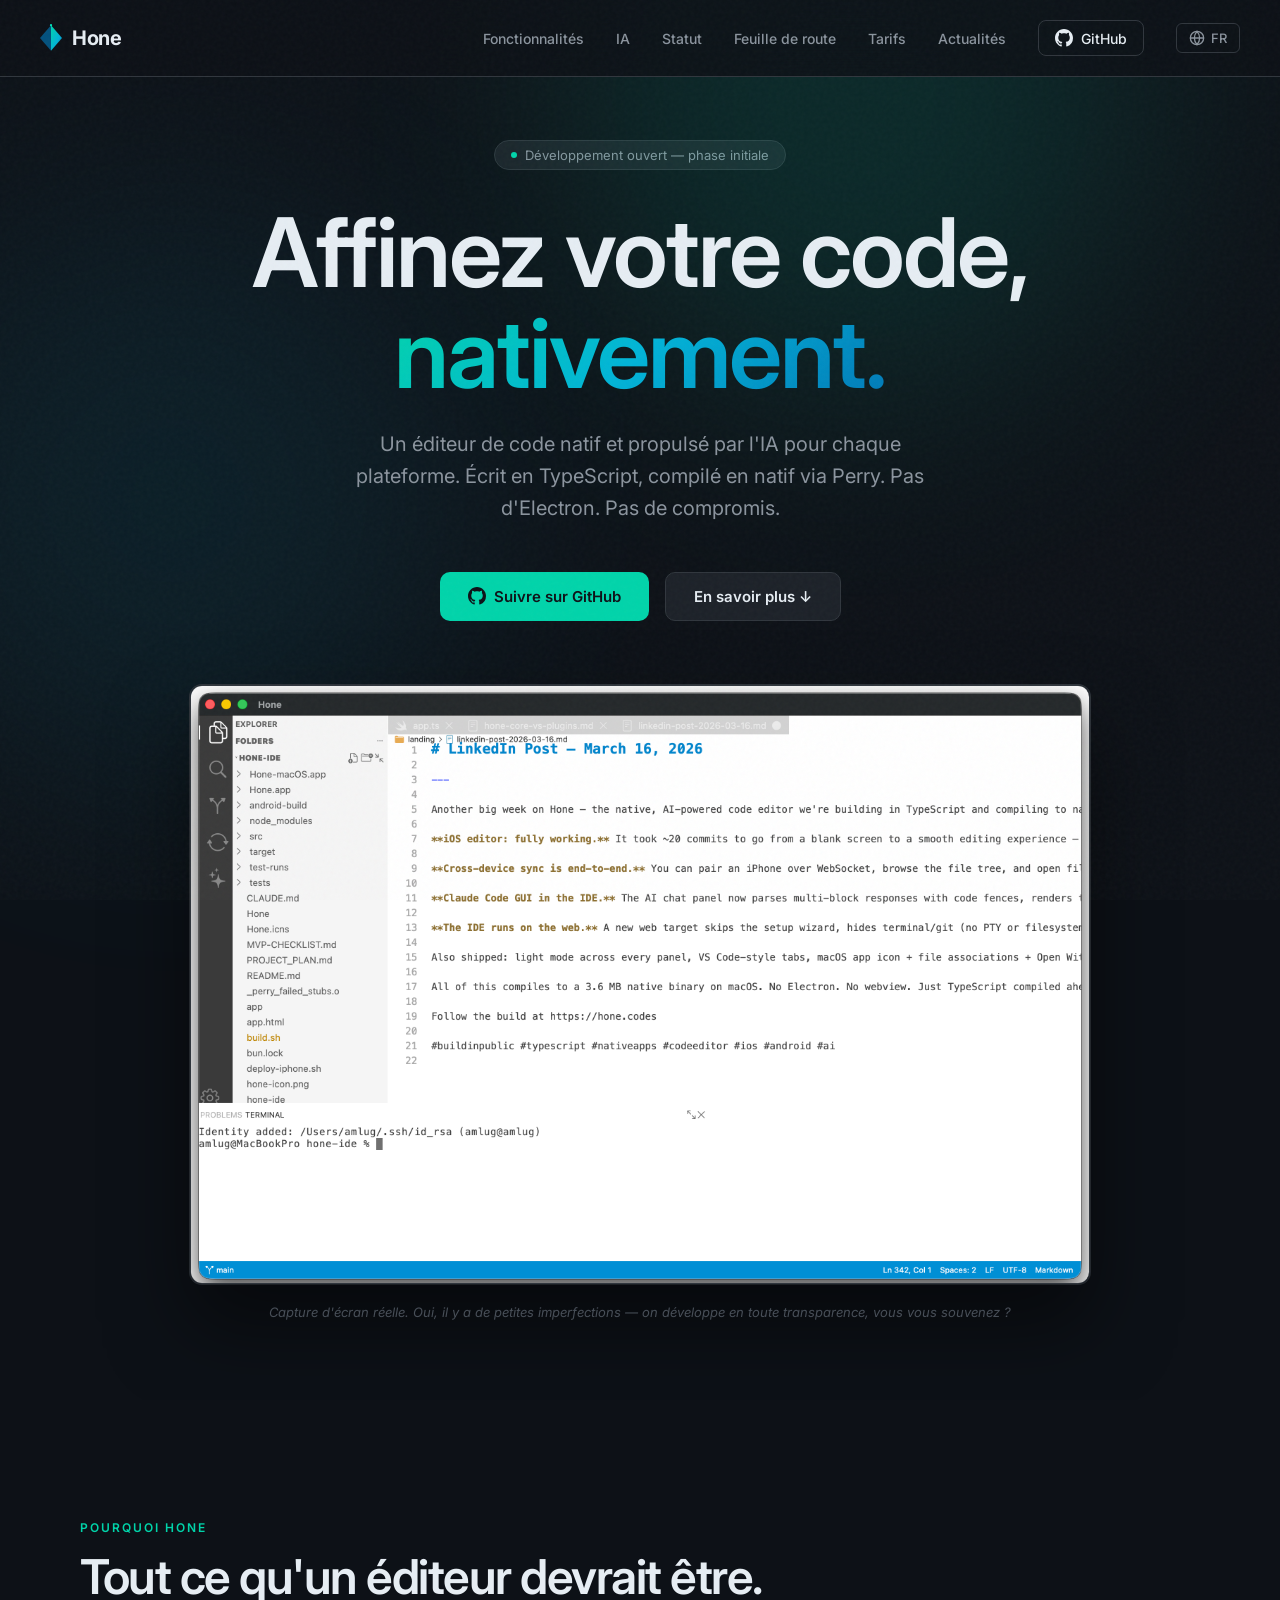
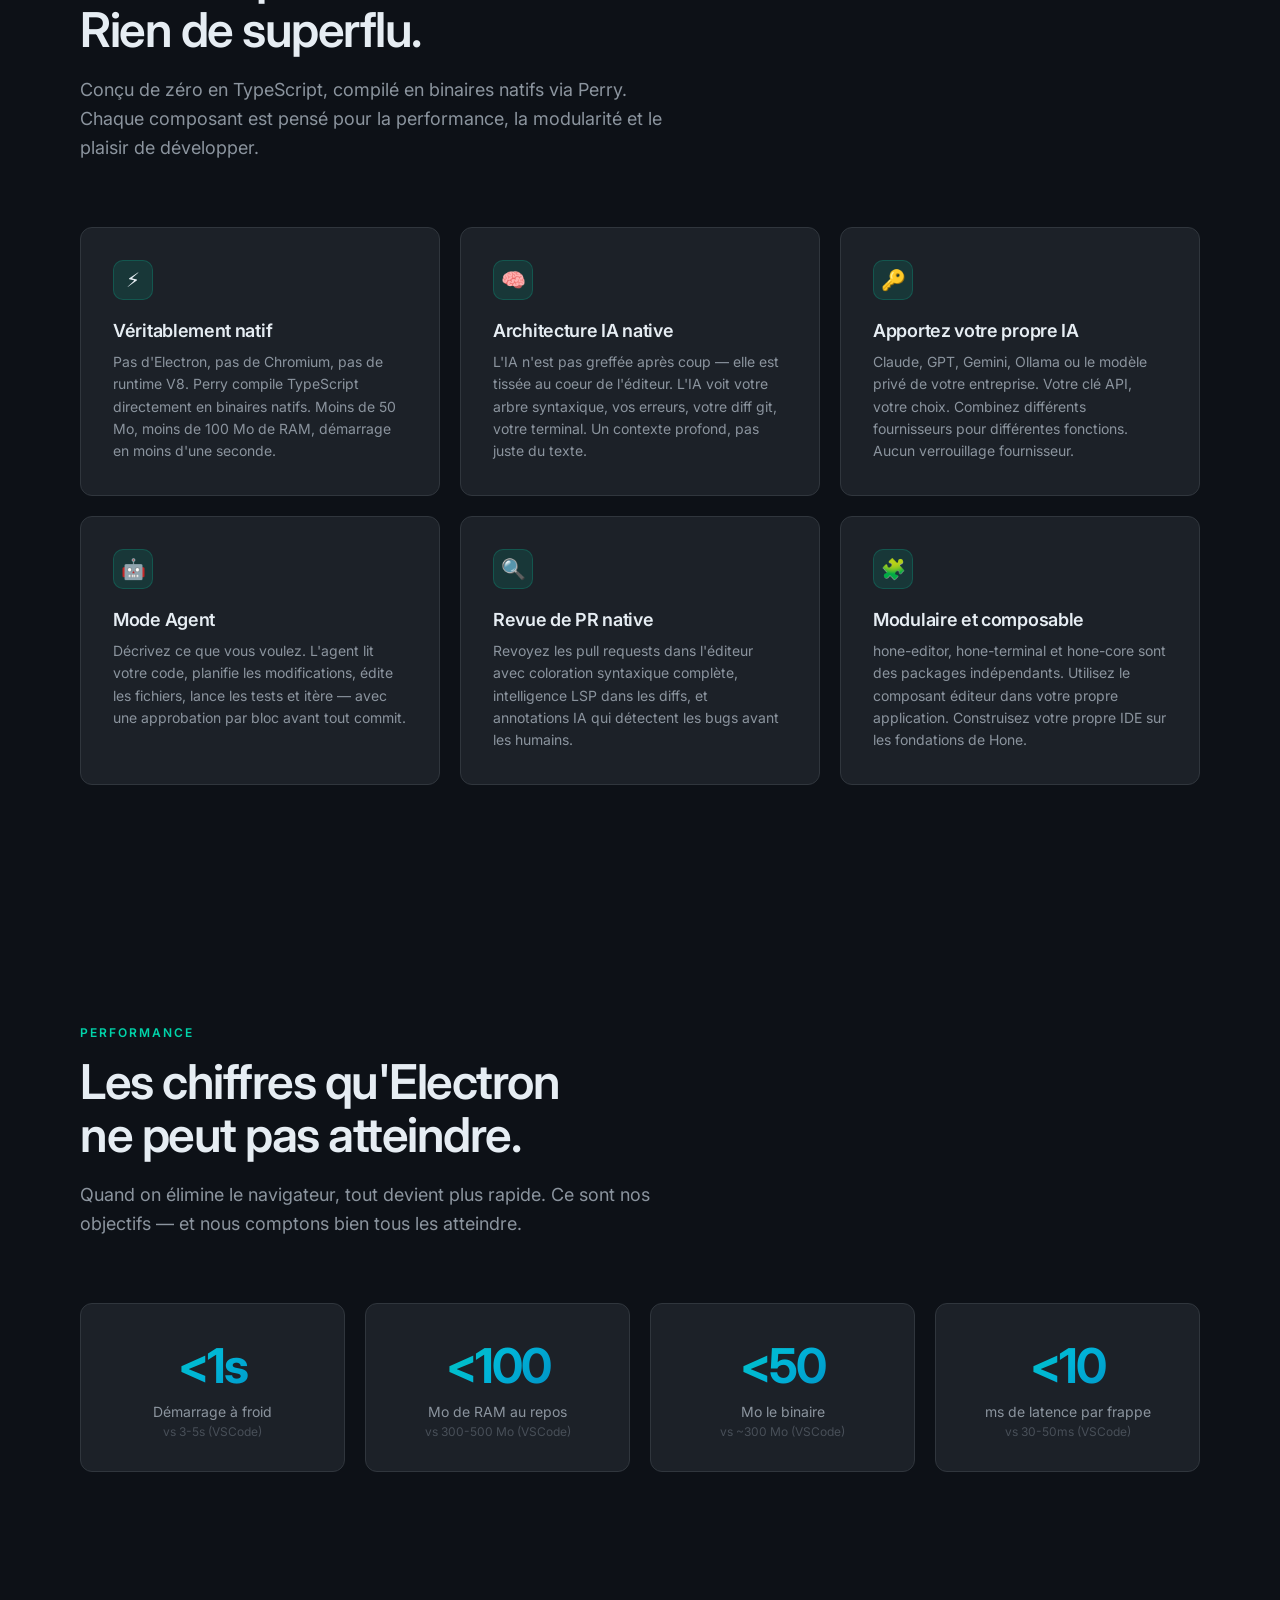
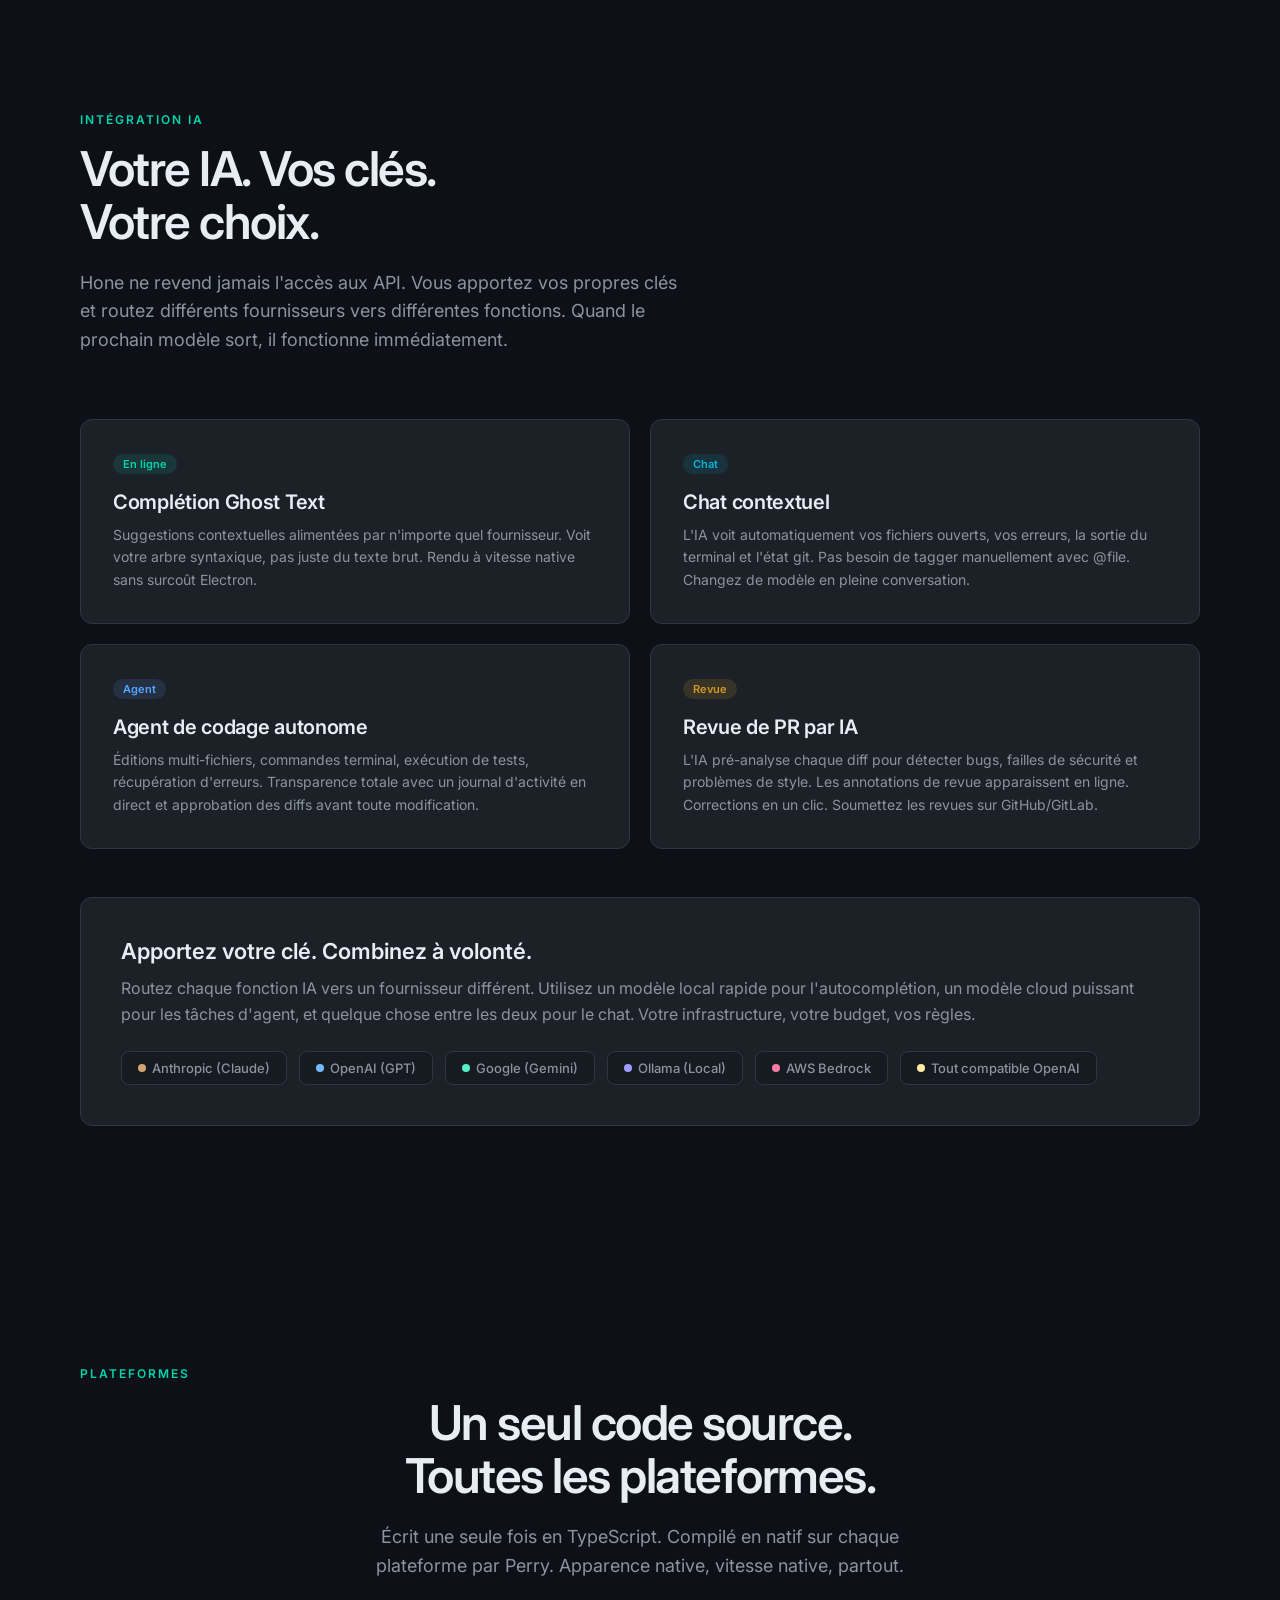
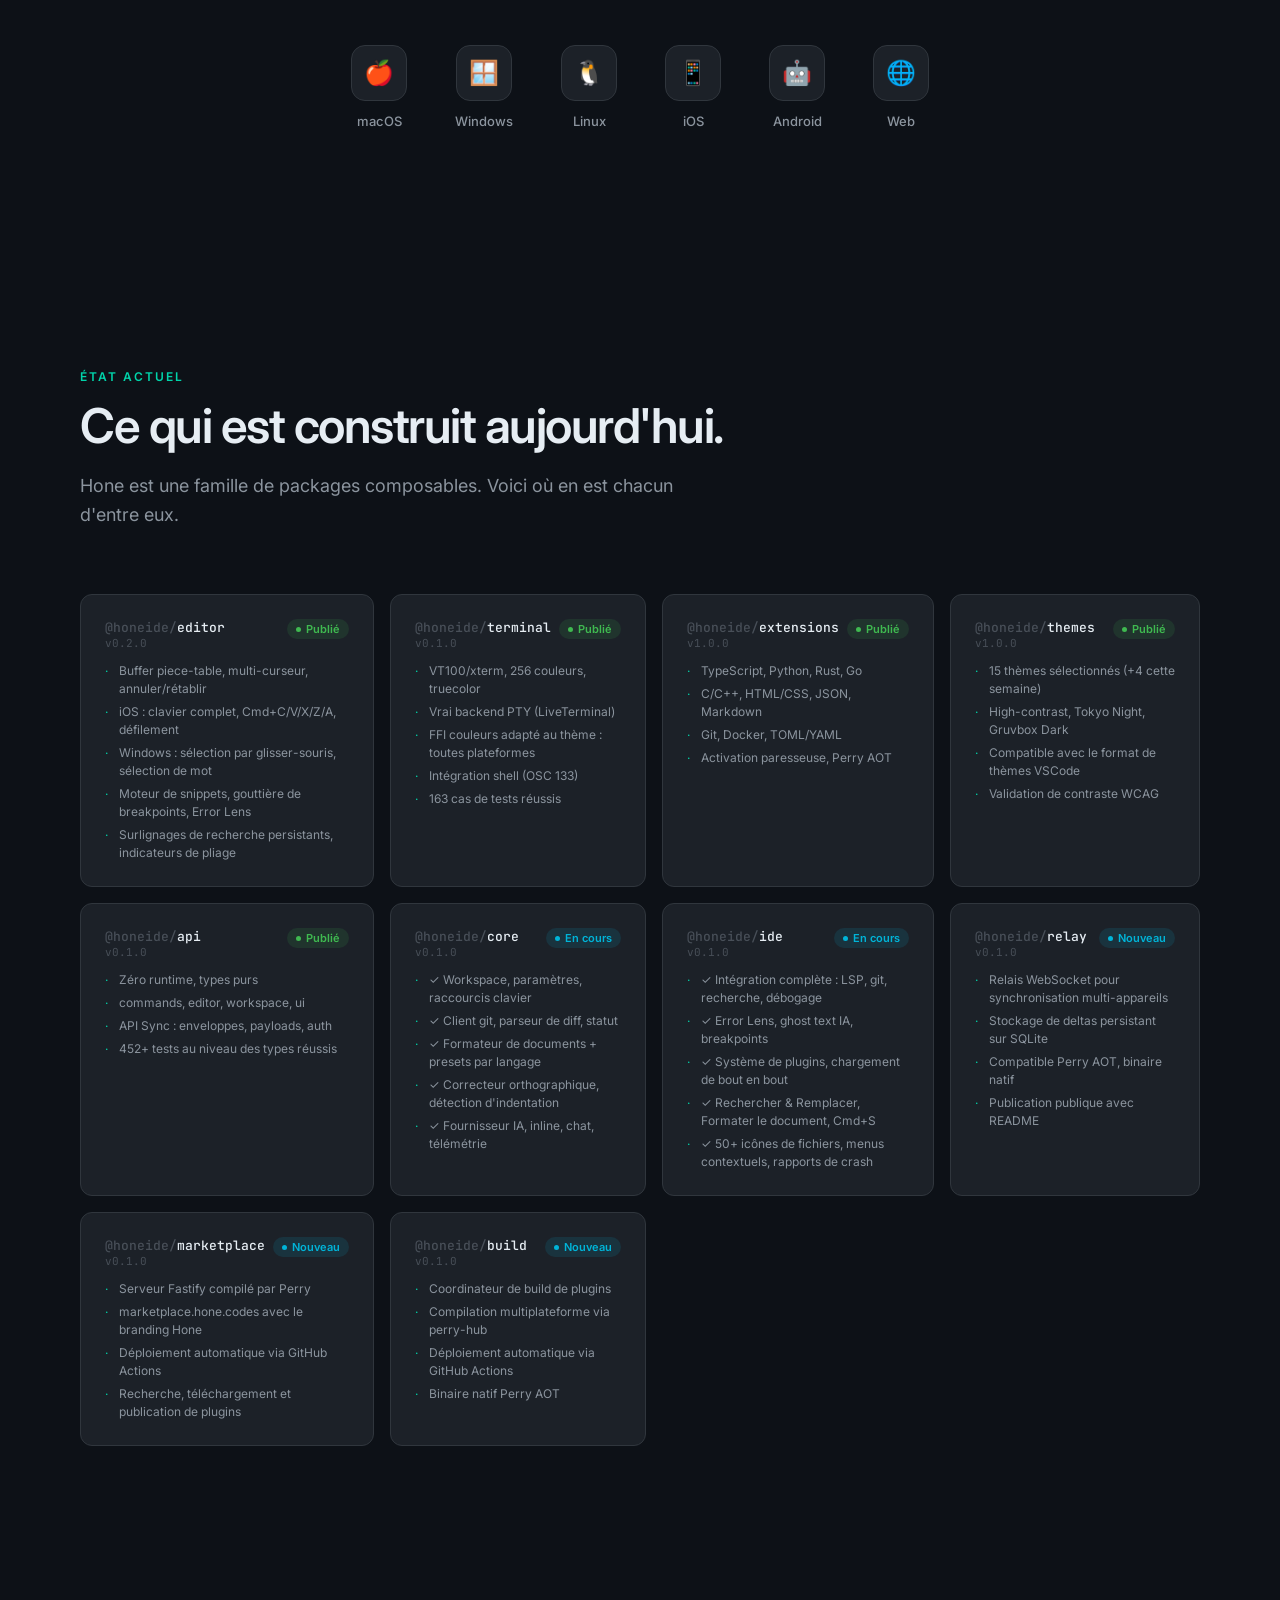
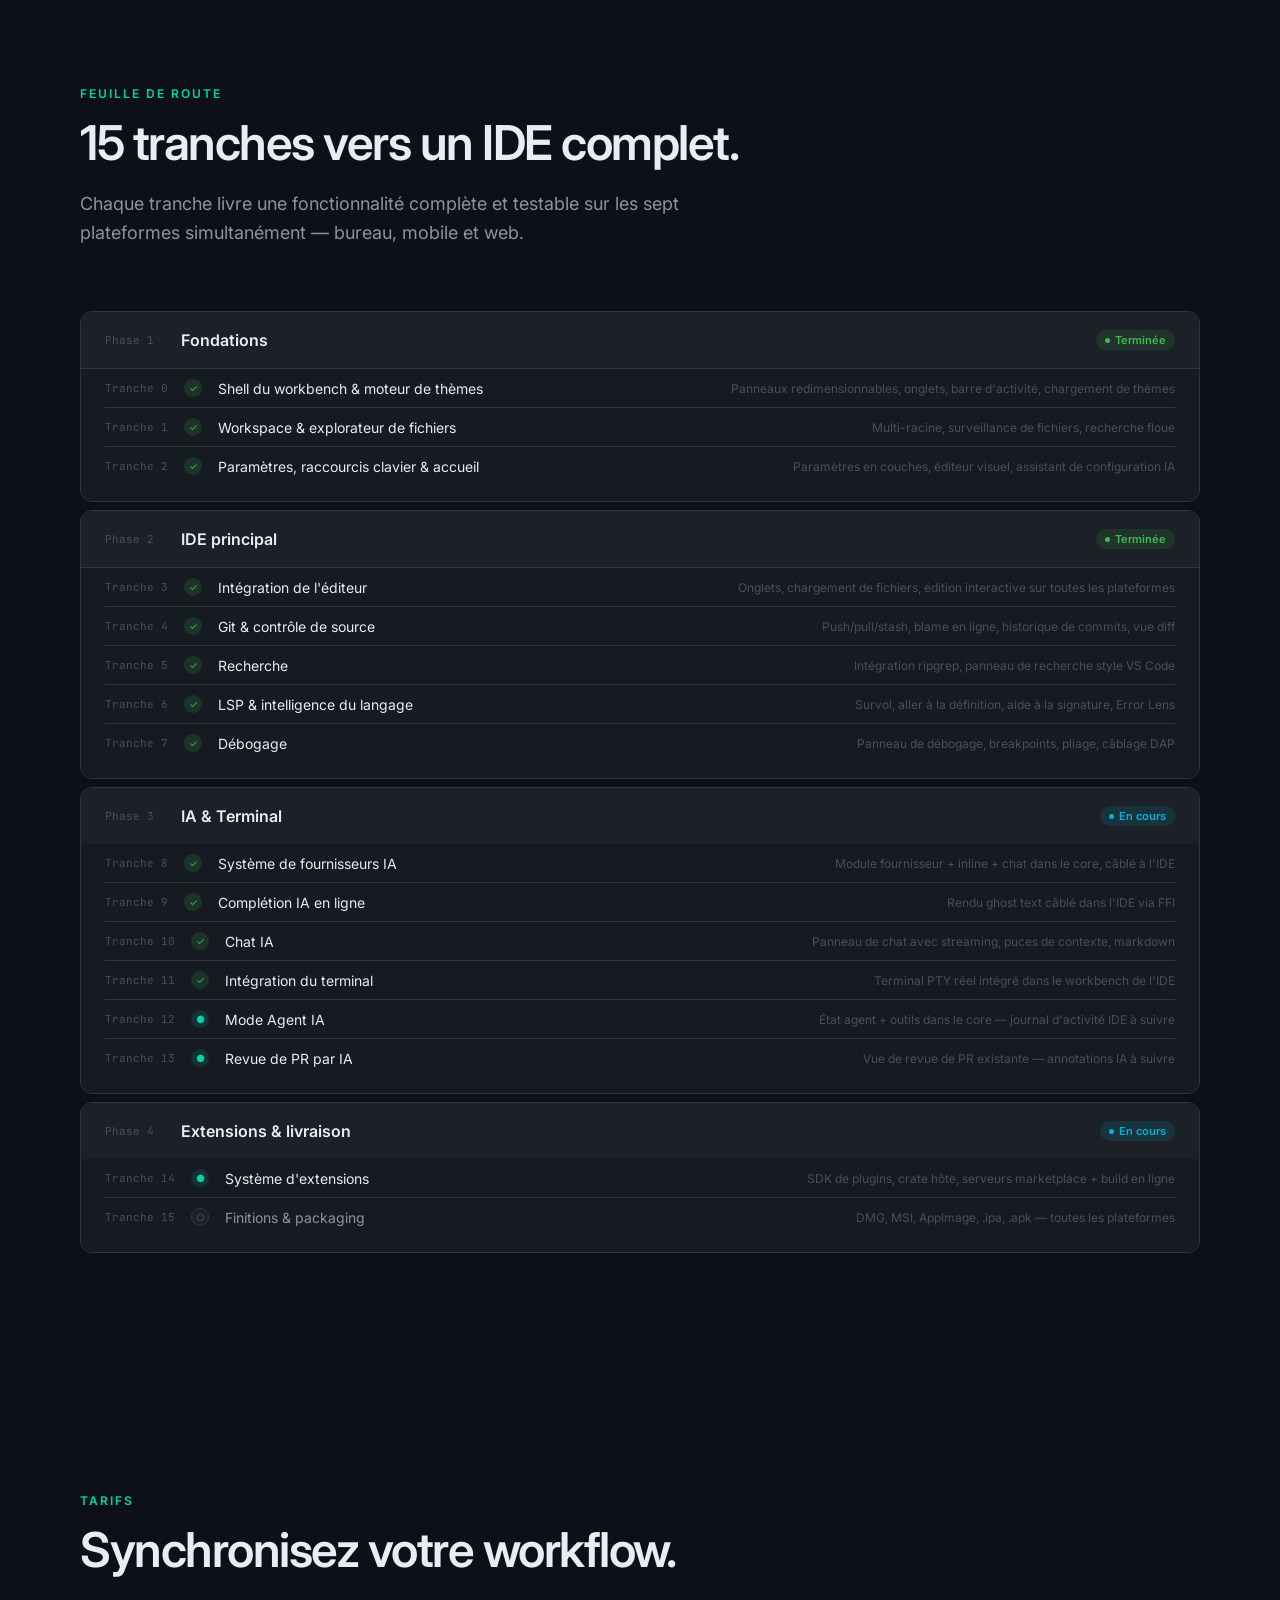
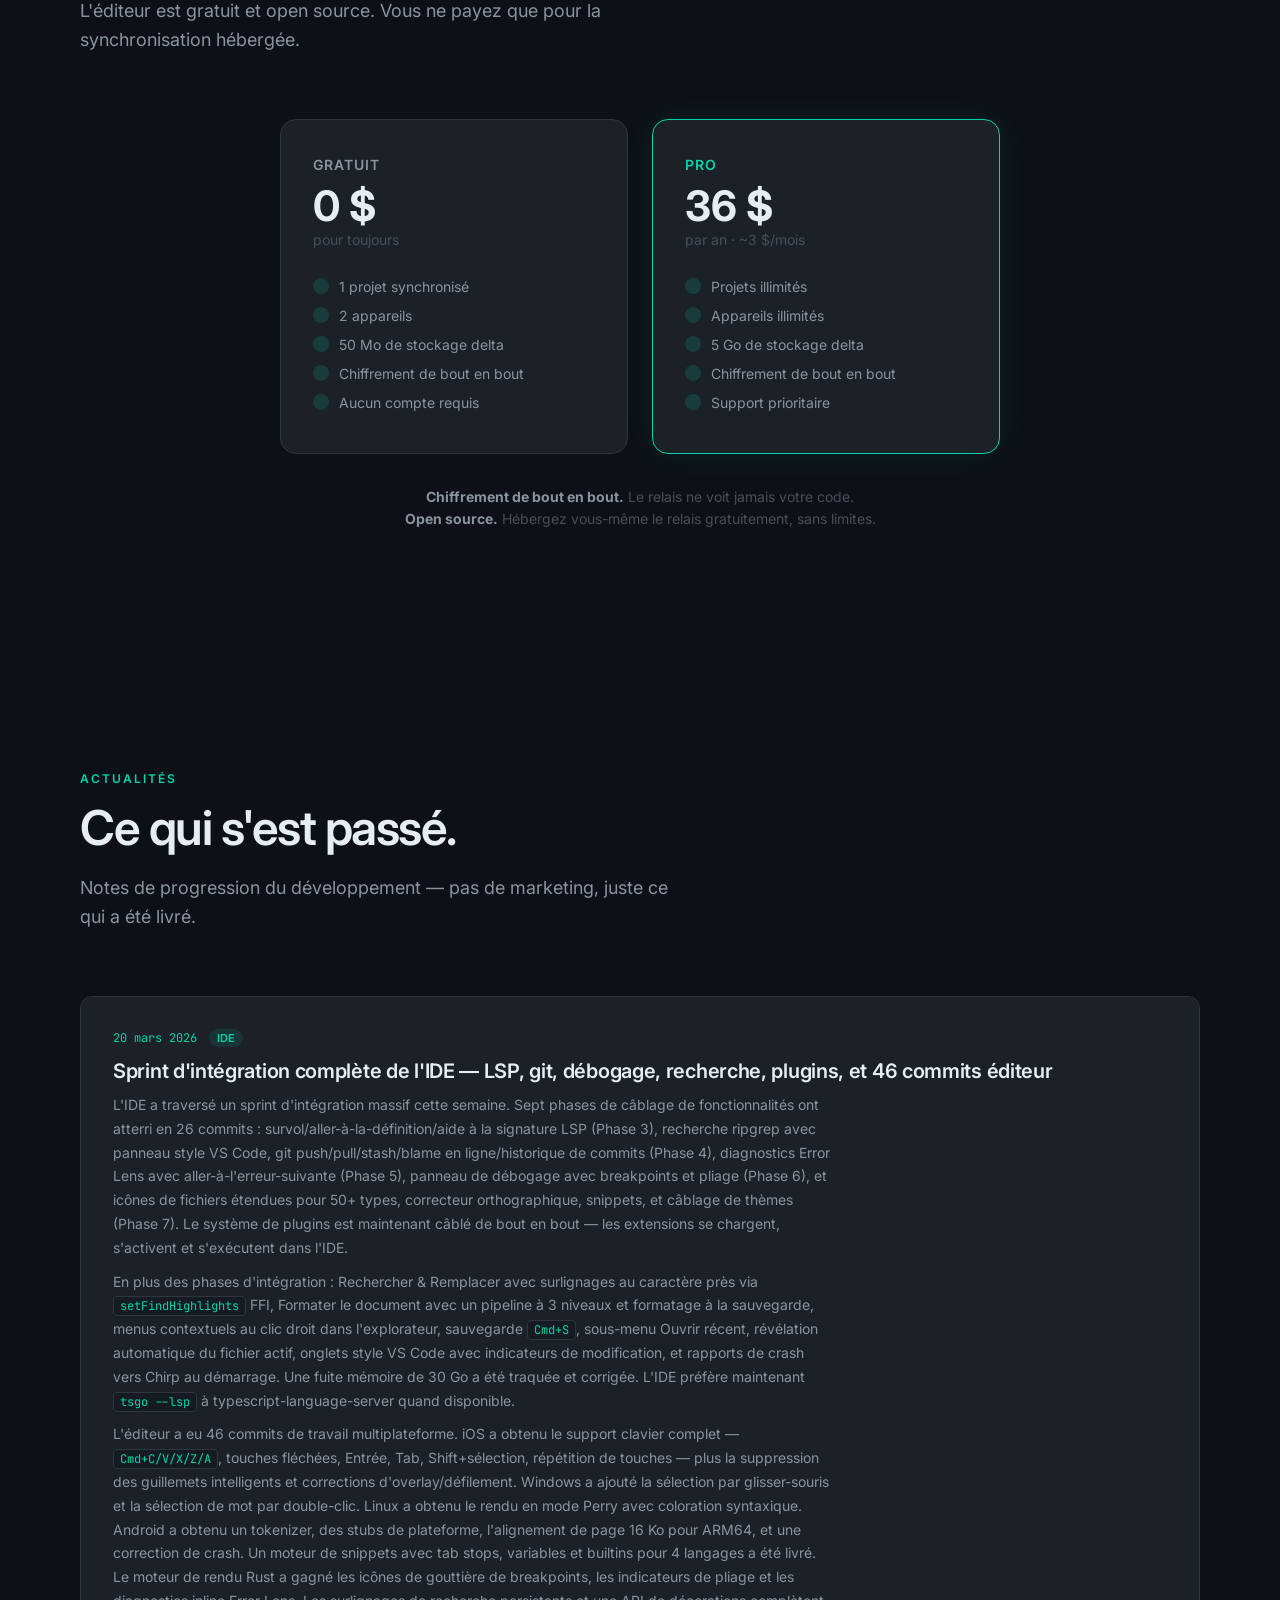
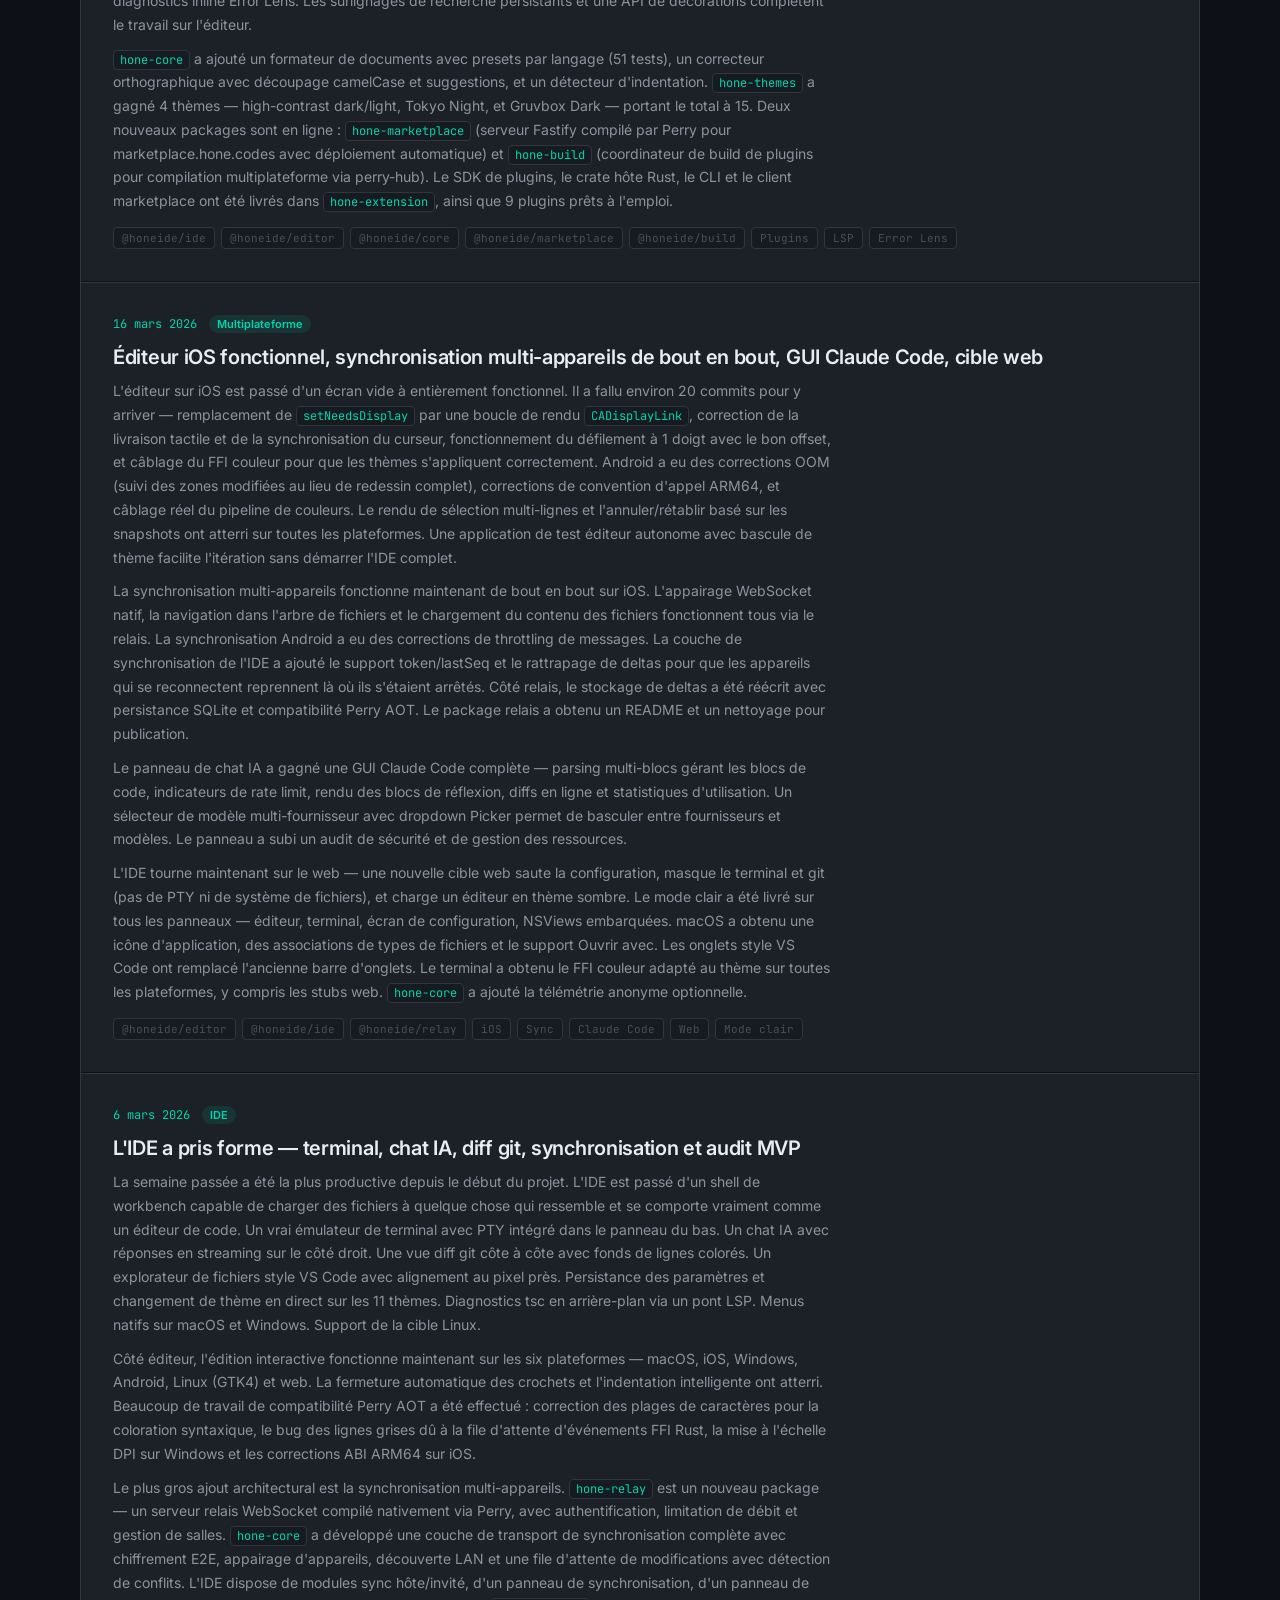
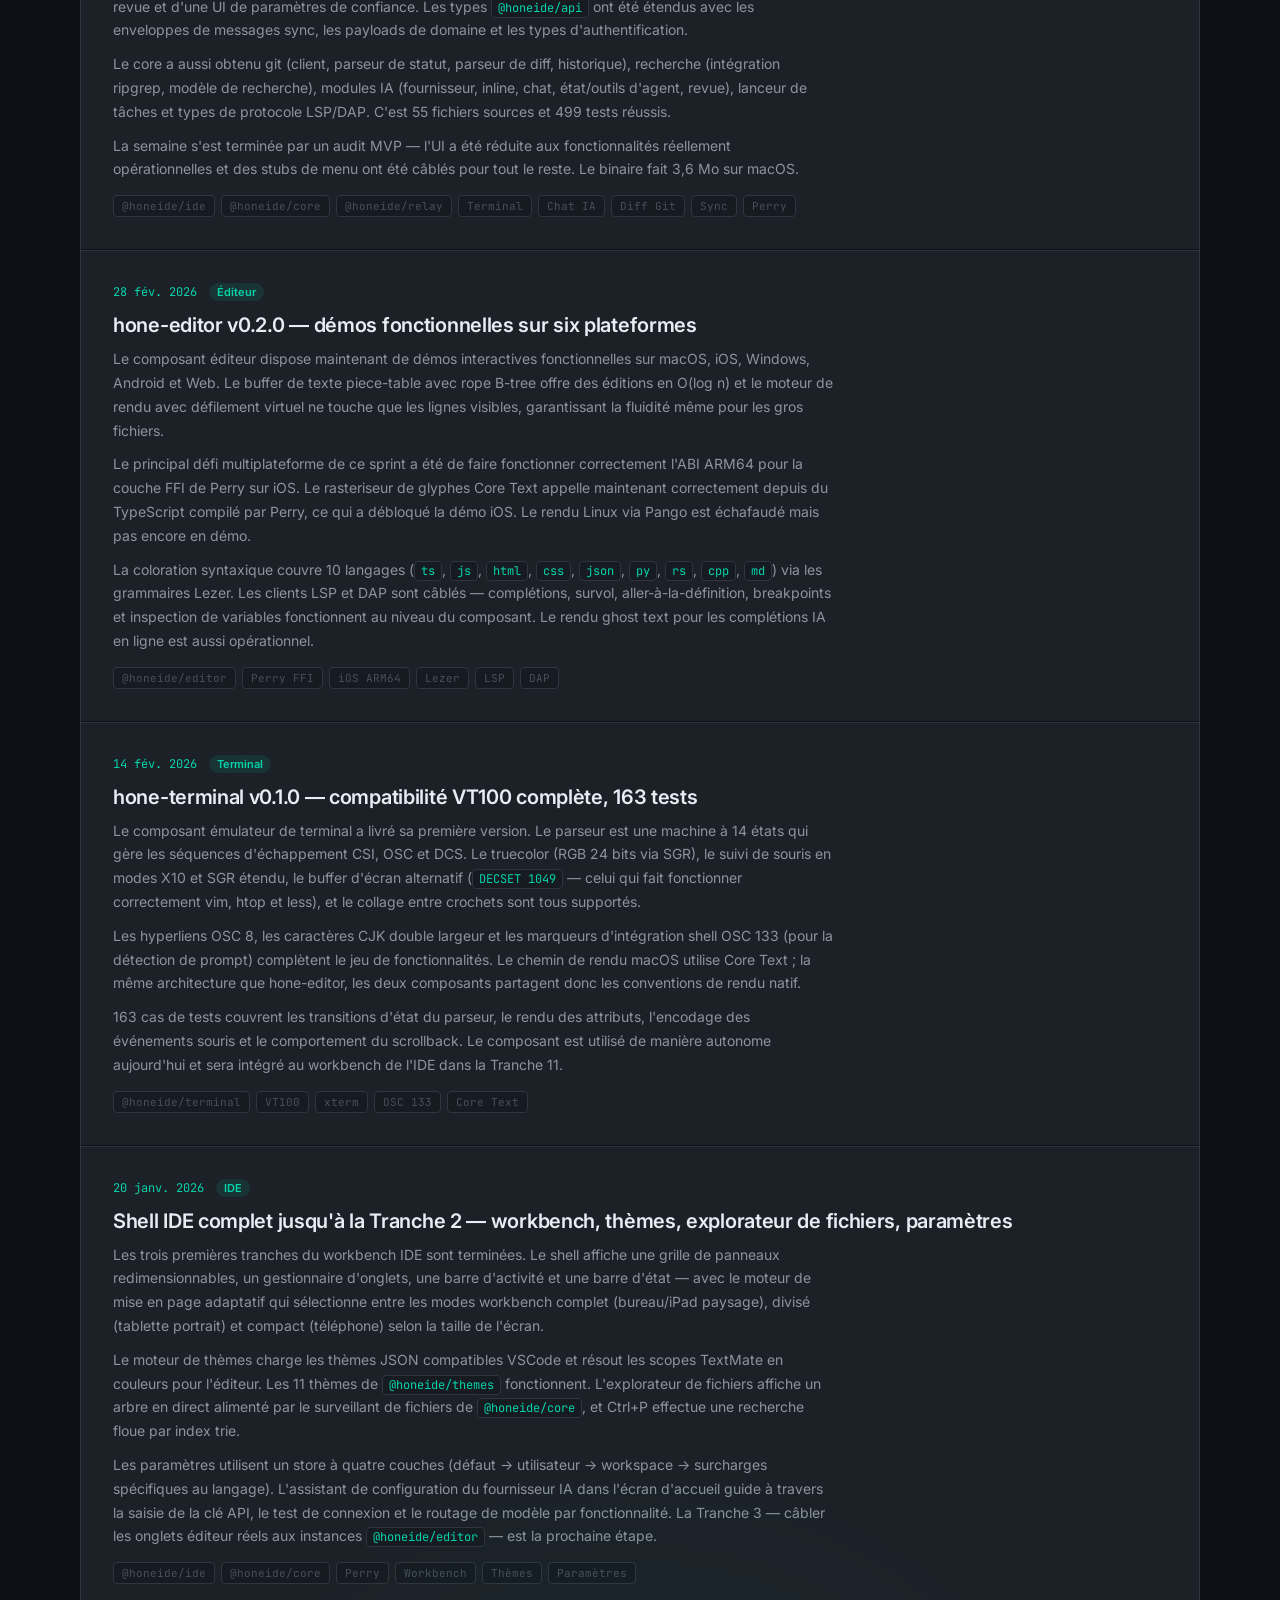
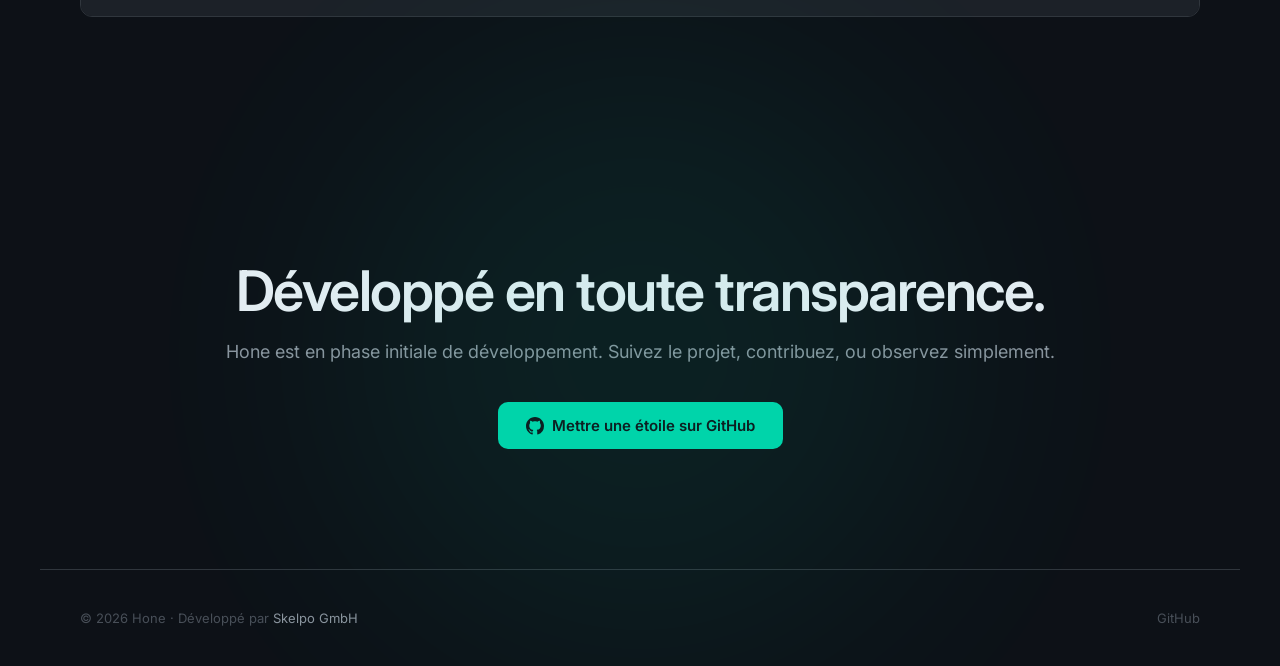
<file: fr/index.html>
<!DOCTYPE html>
<html lang="fr">
<head>
    <meta charset="UTF-8">
    <meta name="viewport" content="width=device-width, initial-scale=1.0">
    <title>Hone — Affinez votre code, nativement.</title>
    <meta name="description" content="Un editeur de code natif et propulse par l'IA pour chaque plateforme. Ecrit en TypeScript, compile en natif via Perry. Pas d'Electron. Pas de compromis.">
    <link rel="canonical" href="https://hone.codes/fr/">
    <meta name="theme-color" content="#0D1117">
    <meta name="author" content="Skelpo GmbH">
    <meta name="robots" content="index, follow">

    <!-- Hreflang -->
    <link rel="alternate" hreflang="en" href="https://hone.codes/">
    <link rel="alternate" hreflang="de" href="https://hone.codes/de/">
    <link rel="alternate" hreflang="ja" href="https://hone.codes/ja/">
    <link rel="alternate" hreflang="zh-Hans" href="https://hone.codes/zh-Hans/">
    <link rel="alternate" hreflang="es" href="https://hone.codes/es/">
    <link rel="alternate" hreflang="fr" href="https://hone.codes/fr/">
    <link rel="alternate" hreflang="pt" href="https://hone.codes/pt/">
    <link rel="alternate" hreflang="ko" href="https://hone.codes/ko/">
    <link rel="alternate" hreflang="it" href="https://hone.codes/it/">
    <link rel="alternate" hreflang="tr" href="https://hone.codes/tr/">
    <link rel="alternate" hreflang="th" href="https://hone.codes/th/">
    <link rel="alternate" hreflang="id" href="https://hone.codes/id/">
    <link rel="alternate" hreflang="vi" href="https://hone.codes/vi/">
    <link rel="alternate" hreflang="x-default" href="https://hone.codes/">

    <!-- Favicon -->
    <link rel="icon" type="image/png" sizes="32x32" href="[data-uri]">

    <!-- Open Graph -->
    <meta property="og:type" content="website">
    <meta property="og:url" content="https://hone.codes/fr/">
    <meta property="og:title" content="Hone — Affinez votre code, nativement.">
    <meta property="og:description" content="Un editeur de code natif et propulse par l'IA pour chaque plateforme. Ecrit en TypeScript, compile en natif via Perry. Pas d'Electron. Pas de compromis.">
    <meta property="og:image" content="https://hone.codes/og-image.png">
    <meta property="og:image:width" content="1200">
    <meta property="og:image:height" content="630">
    <meta property="og:image:alt" content="Hone — Editeur de code natif">
    <meta property="og:site_name" content="Hone">

    <!-- Twitter Card -->
    <meta name="twitter:card" content="summary_large_image">
    <meta name="twitter:title" content="Hone — Affinez votre code, nativement.">
    <meta name="twitter:description" content="Un editeur de code natif et propulse par l'IA pour chaque plateforme. Ecrit en TypeScript, compile en natif via Perry. Pas d'Electron. Pas de compromis.">
    <meta name="twitter:image" content="https://hone.codes/og-image.png">

    <!-- Structured Data -->
    <script type="application/ld+json">
    {
        "@context": "https://schema.org",
        "@type": "SoftwareApplication",
        "name": "Hone",
        "description": "Un editeur de code natif et propulse par l'IA pour chaque plateforme. Ecrit en TypeScript, compile en natif via Perry.",
        "url": "https://hone.codes/",
        "applicationCategory": "DeveloperApplication",
        "operatingSystem": "macOS, Windows, Linux, iOS, Android, Web",
        "offers": [
            {
                "@type": "Offer",
                "price": "0",
                "priceCurrency": "USD",
                "description": "Gratuit — 1 projet synchronise, 2 appareils"
            },
            {
                "@type": "Offer",
                "price": "36",
                "priceCurrency": "USD",
                "description": "Pro — Projets illimites, appareils illimites",
                "billingIncrement": "P1Y"
            }
        ],
        "author": {
            "@type": "Organization",
            "name": "Skelpo GmbH",
            "url": "https://skelpo.com"
        }
    }
    </script>

    <link rel="preconnect" href="https://fonts.googleapis.com">
    <link rel="preconnect" href="https://fonts.gstatic.com" crossorigin>
    <link href="https://fonts.googleapis.com/css2?family=Inter:wght@400;500;600;700&family=JetBrains+Mono:wght@400;500;700&display=swap" rel="stylesheet">
    <link rel="stylesheet" href="/style.css">
</head>
<body>

<nav>
    <a href="/fr/" class="nav-logo">
        <div class="nav-logo-icon">
            <svg width="22" height="28" viewBox="0 0 48 56" xmlns="http://www.w3.org/2000/svg">
                <defs>
                    <linearGradient id="nav-mark-grad" x1="0%" y1="0%" x2="100%" y2="100%">
                        <stop offset="0%" stop-color="#00D4AA"/>
                        <stop offset="60%" stop-color="#00B4D8"/>
                        <stop offset="100%" stop-color="#0077B6"/>
                    </linearGradient>
                    <linearGradient id="nav-edge-grad" x1="0%" y1="0%" x2="100%" y2="0%">
                        <stop offset="0%" stop-color="#00FFD0"/>
                        <stop offset="100%" stop-color="#00D4AA"/>
                    </linearGradient>
                    <filter id="nav-glow">
                        <feGaussianBlur stdDeviation="1.5" result="blur"/>
                        <feMerge><feMergeNode in="blur"/><feMergeNode in="SourceGraphic"/></feMerge>
                    </filter>
                </defs>
                <polygon points="24,0 0,28 24,56" fill="#0077B6" opacity="0.65"/>
                <polygon points="24,0 48,28 24,56" fill="url(#nav-mark-grad)"/>
                <line x1="24" y1="0" x2="24" y2="56" stroke="url(#nav-edge-grad)" stroke-width="1.5" filter="url(#nav-glow)" opacity="0.9"/>
                <circle cx="24" cy="0" r="2.5" fill="#00FFD0" opacity="0.85"/>
            </svg>
        </div>
        <span class="nav-logo-text">Hone</span>
    </a>
    <div class="nav-links">
        <a href="#features">Fonctionnalités</a>
        <a href="#ai">IA</a>
        <a href="#status">Statut</a>
        <a href="#roadmap">Feuille de route</a>
        <a href="#pricing">Tarifs</a>
        <a href="#updates">Actualités</a>
        <a href="https://github.com/HoneIDE" target="_blank" class="nav-github">
            <svg viewBox="0 0 16 16"><path d="M8 0C3.58 0 0 3.58 0 8c0 3.54 2.29 6.53 5.47 7.59.4.07.55-.17.55-.38 0-.19-.01-.82-.01-1.49-2.01.37-2.53-.49-2.69-.94-.09-.23-.48-.94-.82-1.13-.28-.15-.68-.52-.01-.53.63-.01 1.08.58 1.23.82.72 1.21 1.87.87 2.33.66.07-.52.28-.87.51-1.07-1.78-.2-3.64-.89-3.64-3.95 0-.87.31-1.59.82-2.15-.08-.2-.36-1.02.08-2.12 0 0 .67-.21 2.2.82.64-.18 1.32-.27 2-.27.68 0 1.36.09 2 .27 1.53-1.04 2.2-.82 2.2-.82.44 1.1.16 1.92.08 2.12.51.56.82 1.27.82 2.15 0 3.07-1.87 3.75-3.65 3.95.29.25.54.73.54 1.48 0 1.07-.01 1.93-.01 2.2 0 .21.15.46.55.38A8.013 8.013 0 0016 8c0-4.42-3.58-8-8-8z"/></svg>
            GitHub
        </a>
        <div class="lang-picker">
            <button class="lang-picker-btn">
                <svg viewBox="0 0 24 24" fill="none" stroke="currentColor" stroke-width="2"><circle cx="12" cy="12" r="10"/><path d="M2 12h20M12 2a15.3 15.3 0 0 1 4 10 15.3 15.3 0 0 1-4 10 15.3 15.3 0 0 1-4-10 15.3 15.3 0 0 1 4-10z"/></svg>
                FR
            </button>
            <div class="lang-dropdown">
                <a href="/">English</a>
                <a href="/de/">Deutsch</a>
                <a href="/ja/">日本語</a>
                <a href="/zh-Hans/">中文</a>
                <a href="/es/">Español</a>
                <a href="/fr/" class="active">Français</a>
                <a href="/pt/">Português</a>
                <a href="/ko/">한국어</a>
                <a href="/it/">Italiano</a>
                <a href="/tr/">Türkçe</a>
                <a href="/th/">ไทย</a>
                <a href="/id/">Indonesia</a>
                <a href="/vi/">Tiếng Việt</a>
            </div>
        </div>
    </div>
</nav>

<!-- ===== HERO ===== -->
<section class="hero">
    <div class="glow-orb green"></div>
    <div class="glow-orb blue"></div>

    <div class="hero-badge">
        <span class="dot"></span>
        Développement ouvert — phase initiale
    </div>

    <h1>Affinez votre code,<br><span class="highlight">nativement.</span></h1>

    <p class="hero-sub">
        Un éditeur de code natif et propulsé par l'IA pour chaque plateforme. Écrit en TypeScript, compilé en natif via Perry. Pas d'Electron. Pas de compromis.
    </p>

    <div class="hero-cta">
        <a href="https://github.com/HoneIDE" target="_blank" class="btn btn-primary">
            <svg width="18" height="18" viewBox="0 0 16 16" fill="currentColor"><path d="M8 0C3.58 0 0 3.58 0 8c0 3.54 2.29 6.53 5.47 7.59.4.07.55-.17.55-.38 0-.19-.01-.82-.01-1.49-2.01.37-2.53-.49-2.69-.94-.09-.23-.48-.94-.82-1.13-.28-.15-.68-.52-.01-.53.63-.01 1.08.58 1.23.82.72 1.21 1.87.87 2.33.66.07-.52.28-.87.51-1.07-1.78-.2-3.64-.89-3.64-3.95 0-.87.31-1.59.82-2.15-.08-.2-.36-1.02.08-2.12 0 0 .67-.21 2.2.82.64-.18 1.32-.27 2-.27.68 0 1.36.09 2 .27 1.53-1.04 2.2-.82 2.2-.82.44 1.1.16 1.92.08 2.12.51.56.82 1.27.82 2.15 0 3.07-1.87 3.75-3.65 3.95.29.25.54.73.54 1.48 0 1.07-.01 1.93-.01 2.2 0 .21.15.46.55.38A8.013 8.013 0 0016 8c0-4.42-3.58-8-8-8z"/></svg>
            Suivre sur GitHub
        </a>
        <a href="#features" class="btn btn-secondary">
            En savoir plus ↓
        </a>
    </div>

    <!-- Real screenshot -->
    <div class="screenshot-wrapper">
        <img src="/screenshot.png" alt="Hone IDE sur macOS — explorateur de fichiers, éditeur avec coloration syntaxique, terminal et onglets" class="hero-screenshot">
        <p class="screenshot-caption">Capture d'écran réelle. Oui, il y a de petites imperfections — on développe en toute transparence, vous vous souvenez ?</p>
    </div>
</section>

<!-- ===== FEATURES ===== -->
<section class="section fade-in" id="features">
    <div class="section-label">Pourquoi Hone</div>
    <h2 class="section-title">Tout ce qu'un éditeur devrait être.<br>Rien de superflu.</h2>
    <p class="section-desc">
        Conçu de zéro en TypeScript, compilé en binaires natifs via Perry. Chaque composant est pensé pour la performance, la modularité et le plaisir de développer.
    </p>

    <div class="features-grid">
        <div class="feature-card">
            <div class="feature-icon">⚡</div>
            <h3>Véritablement natif</h3>
            <p>Pas d'Electron, pas de Chromium, pas de runtime V8. Perry compile TypeScript directement en binaires natifs. Moins de 50 Mo, moins de 100 Mo de RAM, démarrage en moins d'une seconde.</p>
        </div>
        <div class="feature-card">
            <div class="feature-icon">🧠</div>
            <h3>Architecture IA native</h3>
            <p>L'IA n'est pas greffée après coup — elle est tissée au coeur de l'éditeur. L'IA voit votre arbre syntaxique, vos erreurs, votre diff git, votre terminal. Un contexte profond, pas juste du texte.</p>
        </div>
        <div class="feature-card">
            <div class="feature-icon">🔑</div>
            <h3>Apportez votre propre IA</h3>
            <p>Claude, GPT, Gemini, Ollama ou le modèle privé de votre entreprise. Votre clé API, votre choix. Combinez différents fournisseurs pour différentes fonctions. Aucun verrouillage fournisseur.</p>
        </div>
        <div class="feature-card">
            <div class="feature-icon">🤖</div>
            <h3>Mode Agent</h3>
            <p>Décrivez ce que vous voulez. L'agent lit votre code, planifie les modifications, édite les fichiers, lance les tests et itère — avec une approbation par bloc avant tout commit.</p>
        </div>
        <div class="feature-card">
            <div class="feature-icon">🔍</div>
            <h3>Revue de PR native</h3>
            <p>Revoyez les pull requests dans l'éditeur avec coloration syntaxique complète, intelligence LSP dans les diffs, et annotations IA qui détectent les bugs avant les humains.</p>
        </div>
        <div class="feature-card">
            <div class="feature-icon">🧩</div>
            <h3>Modulaire et composable</h3>
            <p>hone-editor, hone-terminal et hone-core sont des packages indépendants. Utilisez le composant éditeur dans votre propre application. Construisez votre propre IDE sur les fondations de Hone.</p>
        </div>
    </div>
</section>

<!-- ===== PERFORMANCE ===== -->
<section class="section fade-in" id="performance">
    <div class="section-label">Performance</div>
    <h2 class="section-title">Les chiffres qu'Electron<br>ne peut pas atteindre.</h2>
    <p class="section-desc">
        Quand on élimine le navigateur, tout devient plus rapide. Ce sont nos objectifs — et nous comptons bien tous les atteindre.
    </p>

    <div class="perf-grid">
        <div class="perf-card">
            <div class="perf-value">&lt;1s</div>
            <div class="perf-label">Démarrage à froid</div>
            <div class="perf-compare">vs 3-5s (VSCode)</div>
        </div>
        <div class="perf-card">
            <div class="perf-value">&lt;100</div>
            <div class="perf-label">Mo de RAM au repos</div>
            <div class="perf-compare">vs 300-500 Mo (VSCode)</div>
        </div>
        <div class="perf-card">
            <div class="perf-value">&lt;50</div>
            <div class="perf-label">Mo le binaire</div>
            <div class="perf-compare">vs ~300 Mo (VSCode)</div>
        </div>
        <div class="perf-card">
            <div class="perf-value">&lt;10</div>
            <div class="perf-label">ms de latence par frappe</div>
            <div class="perf-compare">vs 30-50ms (VSCode)</div>
        </div>
    </div>
</section>

<!-- ===== AI ===== -->
<section class="section fade-in" id="ai">
    <div class="section-label">Intégration IA</div>
    <h2 class="section-title">Votre IA. Vos clés.<br>Votre choix.</h2>
    <p class="section-desc">
        Hone ne revend jamais l'accès aux API. Vous apportez vos propres clés et routez différents fournisseurs vers différentes fonctions. Quand le prochain modèle sort, il fonctionne immédiatement.
    </p>

    <div class="ai-features">
        <div class="ai-feature-card">
            <span class="tag tag-green">En ligne</span>
            <h3>Complétion Ghost Text</h3>
            <p>Suggestions contextuelles alimentées par n'importe quel fournisseur. Voit votre arbre syntaxique, pas juste du texte brut. Rendu à vitesse native sans surcoût Electron.</p>
        </div>
        <div class="ai-feature-card">
            <span class="tag tag-blue">Chat</span>
            <h3>Chat contextuel</h3>
            <p>L'IA voit automatiquement vos fichiers ouverts, vos erreurs, la sortie du terminal et l'état git. Pas besoin de tagger manuellement avec @file. Changez de modèle en pleine conversation.</p>
        </div>
        <div class="ai-feature-card">
            <span class="tag tag-purple">Agent</span>
            <h3>Agent de codage autonome</h3>
            <p>Éditions multi-fichiers, commandes terminal, exécution de tests, récupération d'erreurs. Transparence totale avec un journal d'activité en direct et approbation des diffs avant toute modification.</p>
        </div>
        <div class="ai-feature-card">
            <span class="tag tag-yellow">Revue</span>
            <h3>Revue de PR par IA</h3>
            <p>L'IA pré-analyse chaque diff pour détecter bugs, failles de sécurité et problèmes de style. Les annotations de revue apparaissent en ligne. Corrections en un clic. Soumettez les revues sur GitHub/GitLab.</p>
        </div>
    </div>

    <div class="byok-block">
        <h3>Apportez votre clé. Combinez à volonté.</h3>
        <p>Routez chaque fonction IA vers un fournisseur différent. Utilisez un modèle local rapide pour l'autocomplétion, un modèle cloud puissant pour les tâches d'agent, et quelque chose entre les deux pour le chat. Votre infrastructure, votre budget, vos règles.</p>
        <div class="provider-logos">
            <div class="provider-pill"><span class="provider-dot" style="background:#d4a574"></span> Anthropic (Claude)</div>
            <div class="provider-pill"><span class="provider-dot" style="background:#74b9ff"></span> OpenAI (GPT)</div>
            <div class="provider-pill"><span class="provider-dot" style="background:#55efc4"></span> Google (Gemini)</div>
            <div class="provider-pill"><span class="provider-dot" style="background:#a29bfe"></span> Ollama (Local)</div>
            <div class="provider-pill"><span class="provider-dot" style="background:#fd79a8"></span> AWS Bedrock</div>
            <div class="provider-pill"><span class="provider-dot" style="background:#ffeaa7"></span> Tout compatible OpenAI</div>
        </div>
    </div>
</section>

<!-- ===== PLATFORMS ===== -->
<section class="section fade-in" id="platforms">
    <div class="section-label">Plateformes</div>
    <h2 class="section-title" style="text-align:center;">Un seul code source.<br>Toutes les plateformes.</h2>
    <p class="section-desc" style="text-align:center; margin-left:auto; margin-right:auto;">
        Écrit une seule fois en TypeScript. Compilé en natif sur chaque plateforme par Perry. Apparence native, vitesse native, partout.
    </p>

    <div class="platforms-row">
        <div class="platform-item">
            <div class="platform-icon">🍎</div>
            <span class="platform-label">macOS</span>
        </div>
        <div class="platform-item">
            <div class="platform-icon">🪟</div>
            <span class="platform-label">Windows</span>
        </div>
        <div class="platform-item">
            <div class="platform-icon">🐧</div>
            <span class="platform-label">Linux</span>
        </div>
        <div class="platform-item">
            <div class="platform-icon">📱</div>
            <span class="platform-label">iOS</span>
        </div>
        <div class="platform-item">
            <div class="platform-icon">🤖</div>
            <span class="platform-label">Android</span>
        </div>
        <div class="platform-item">
            <div class="platform-icon">🌐</div>
            <span class="platform-label">Web</span>
        </div>
    </div>
</section>

<!-- ===== STATUS ===== -->
<section class="section fade-in" id="status">
    <div class="section-label">État actuel</div>
    <h2 class="section-title">Ce qui est construit aujourd'hui.</h2>
    <p class="section-desc">
        Hone est une famille de packages composables. Voici où en est chacun d'entre eux.
    </p>

    <div class="status-grid">
        <div class="status-card">
            <div class="status-card-header">
                <div>
                    <div class="pkg-name"><span class="pkg-scope">@honeide/</span>editor</div>
                    <div class="version-tag">v0.2.0</div>
                </div>
                <span class="status-badge badge-done"><span class="badge-dot"></span>Publié</span>
            </div>
            <ul class="status-card-bullets">
                <li>Buffer piece-table, multi-curseur, annuler/rétablir</li>
                <li>iOS : clavier complet, Cmd+C/V/X/Z/A, défilement</li>
                <li>Windows : sélection par glisser-souris, sélection de mot</li>
                <li>Moteur de snippets, gouttière de breakpoints, Error Lens</li>
                <li>Surlignages de recherche persistants, indicateurs de pliage</li>
            </ul>
        </div>

        <div class="status-card">
            <div class="status-card-header">
                <div>
                    <div class="pkg-name"><span class="pkg-scope">@honeide/</span>terminal</div>
                    <div class="version-tag">v0.1.0</div>
                </div>
                <span class="status-badge badge-done"><span class="badge-dot"></span>Publié</span>
            </div>
            <ul class="status-card-bullets">
                <li>VT100/xterm, 256 couleurs, truecolor</li>
                <li>Vrai backend PTY (LiveTerminal)</li>
                <li>FFI couleurs adapté au thème : toutes plateformes</li>
                <li>Intégration shell (OSC 133)</li>
                <li>163 cas de tests réussis</li>
            </ul>
        </div>

        <div class="status-card">
            <div class="status-card-header">
                <div>
                    <div class="pkg-name"><span class="pkg-scope">@honeide/</span>extensions</div>
                    <div class="version-tag">v1.0.0</div>
                </div>
                <span class="status-badge badge-done"><span class="badge-dot"></span>Publié</span>
            </div>
            <ul class="status-card-bullets">
                <li>TypeScript, Python, Rust, Go</li>
                <li>C/C++, HTML/CSS, JSON, Markdown</li>
                <li>Git, Docker, TOML/YAML</li>
                <li>Activation paresseuse, Perry AOT</li>
            </ul>
        </div>

        <div class="status-card">
            <div class="status-card-header">
                <div>
                    <div class="pkg-name"><span class="pkg-scope">@honeide/</span>themes</div>
                    <div class="version-tag">v1.0.0</div>
                </div>
                <span class="status-badge badge-done"><span class="badge-dot"></span>Publié</span>
            </div>
            <ul class="status-card-bullets">
                <li>15 thèmes sélectionnés (+4 cette semaine)</li>
                <li>High-contrast, Tokyo Night, Gruvbox Dark</li>
                <li>Compatible avec le format de thèmes VSCode</li>
                <li>Validation de contraste WCAG</li>
            </ul>
        </div>

        <div class="status-card">
            <div class="status-card-header">
                <div>
                    <div class="pkg-name"><span class="pkg-scope">@honeide/</span>api</div>
                    <div class="version-tag">v0.1.0</div>
                </div>
                <span class="status-badge badge-done"><span class="badge-dot"></span>Publié</span>
            </div>
            <ul class="status-card-bullets">
                <li>Zéro runtime, types purs</li>
                <li>commands, editor, workspace, ui</li>
                <li>API Sync : enveloppes, payloads, auth</li>
                <li>452+ tests au niveau des types réussis</li>
            </ul>
        </div>

        <div class="status-card">
            <div class="status-card-header">
                <div>
                    <div class="pkg-name"><span class="pkg-scope">@honeide/</span>core</div>
                    <div class="version-tag">v0.1.0</div>
                </div>
                <span class="status-badge badge-active"><span class="badge-dot"></span>En cours</span>
            </div>
            <ul class="status-card-bullets">
                <li>✓ Workspace, paramètres, raccourcis clavier</li>
                <li>✓ Client git, parseur de diff, statut</li>
                <li>✓ Formateur de documents + presets par langage</li>
                <li>✓ Correcteur orthographique, détection d'indentation</li>
                <li>✓ Fournisseur IA, inline, chat, télémétrie</li>
            </ul>
        </div>

        <div class="status-card">
            <div class="status-card-header">
                <div>
                    <div class="pkg-name"><span class="pkg-scope">@honeide/</span>ide</div>
                    <div class="version-tag">v0.1.0</div>
                </div>
                <span class="status-badge badge-active"><span class="badge-dot"></span>En cours</span>
            </div>
            <ul class="status-card-bullets">
                <li>✓ Intégration complète : LSP, git, recherche, débogage</li>
                <li>✓ Error Lens, ghost text IA, breakpoints</li>
                <li>✓ Système de plugins, chargement de bout en bout</li>
                <li>✓ Rechercher & Remplacer, Formater le document, Cmd+S</li>
                <li>✓ 50+ icônes de fichiers, menus contextuels, rapports de crash</li>
            </ul>
        </div>

        <div class="status-card">
            <div class="status-card-header">
                <div>
                    <div class="pkg-name"><span class="pkg-scope">@honeide/</span>relay</div>
                    <div class="version-tag">v0.1.0</div>
                </div>
                <span class="status-badge badge-active"><span class="badge-dot"></span>Nouveau</span>
            </div>
            <ul class="status-card-bullets">
                <li>Relais WebSocket pour synchronisation multi-appareils</li>
                <li>Stockage de deltas persistant sur SQLite</li>
                <li>Compatible Perry AOT, binaire natif</li>
                <li>Publication publique avec README</li>
            </ul>
        </div>

        <div class="status-card">
            <div class="status-card-header">
                <div>
                    <div class="pkg-name"><span class="pkg-scope">@honeide/</span>marketplace</div>
                    <div class="version-tag">v0.1.0</div>
                </div>
                <span class="status-badge badge-active"><span class="badge-dot"></span>Nouveau</span>
            </div>
            <ul class="status-card-bullets">
                <li>Serveur Fastify compilé par Perry</li>
                <li>marketplace.hone.codes avec le branding Hone</li>
                <li>Déploiement automatique via GitHub Actions</li>
                <li>Recherche, téléchargement et publication de plugins</li>
            </ul>
        </div>

        <div class="status-card">
            <div class="status-card-header">
                <div>
                    <div class="pkg-name"><span class="pkg-scope">@honeide/</span>build</div>
                    <div class="version-tag">v0.1.0</div>
                </div>
                <span class="status-badge badge-active"><span class="badge-dot"></span>Nouveau</span>
            </div>
            <ul class="status-card-bullets">
                <li>Coordinateur de build de plugins</li>
                <li>Compilation multiplateforme via perry-hub</li>
                <li>Déploiement automatique via GitHub Actions</li>
                <li>Binaire natif Perry AOT</li>
            </ul>
        </div>
    </div>
</section>

<!-- ===== ROADMAP ===== -->
<section class="section fade-in" id="roadmap">
    <div class="section-label">Feuille de route</div>
    <h2 class="section-title">15 tranches vers un IDE complet.</h2>
    <p class="section-desc">
        Chaque tranche livre une fonctionnalité complète et testable sur les sept plateformes simultanément — bureau, mobile et web.
    </p>

    <div class="roadmap-phases">

        <div class="phase-block done">
            <div class="phase-header">
                <span class="phase-number">Phase 1</span>
                <span class="phase-title">Fondations</span>
                <span class="status-badge badge-done"><span class="badge-dot"></span>Terminée</span>
            </div>
            <div class="phase-slices">
                <div class="slice-row">
                    <span class="slice-num">Tranche 0</span>
                    <span class="slice-check done">✓</span>
                    <span class="slice-name">Shell du workbench &amp; moteur de thèmes</span>
                    <span class="slice-detail">Panneaux redimensionnables, onglets, barre d'activité, chargement de thèmes</span>
                </div>
                <div class="slice-row">
                    <span class="slice-num">Tranche 1</span>
                    <span class="slice-check done">✓</span>
                    <span class="slice-name">Workspace &amp; explorateur de fichiers</span>
                    <span class="slice-detail">Multi-racine, surveillance de fichiers, recherche floue</span>
                </div>
                <div class="slice-row">
                    <span class="slice-num">Tranche 2</span>
                    <span class="slice-check done">✓</span>
                    <span class="slice-name">Paramètres, raccourcis clavier &amp; accueil</span>
                    <span class="slice-detail">Paramètres en couches, éditeur visuel, assistant de configuration IA</span>
                </div>
            </div>
        </div>

        <div class="phase-block done">
            <div class="phase-header">
                <span class="phase-number">Phase 2</span>
                <span class="phase-title">IDE principal</span>
                <span class="status-badge badge-done"><span class="badge-dot"></span>Terminée</span>
            </div>
            <div class="phase-slices">
                <div class="slice-row">
                    <span class="slice-num">Tranche 3</span>
                    <span class="slice-check done">✓</span>
                    <span class="slice-name">Intégration de l'éditeur</span>
                    <span class="slice-detail">Onglets, chargement de fichiers, édition interactive sur toutes les plateformes</span>
                </div>
                <div class="slice-row">
                    <span class="slice-num">Tranche 4</span>
                    <span class="slice-check done">✓</span>
                    <span class="slice-name">Git &amp; contrôle de source</span>
                    <span class="slice-detail">Push/pull/stash, blame en ligne, historique de commits, vue diff</span>
                </div>
                <div class="slice-row">
                    <span class="slice-num">Tranche 5</span>
                    <span class="slice-check done">✓</span>
                    <span class="slice-name">Recherche</span>
                    <span class="slice-detail">Intégration ripgrep, panneau de recherche style VS Code</span>
                </div>
                <div class="slice-row">
                    <span class="slice-num">Tranche 6</span>
                    <span class="slice-check done">✓</span>
                    <span class="slice-name">LSP &amp; intelligence du langage</span>
                    <span class="slice-detail">Survol, aller à la définition, aide à la signature, Error Lens</span>
                </div>
                <div class="slice-row">
                    <span class="slice-num">Tranche 7</span>
                    <span class="slice-check done">✓</span>
                    <span class="slice-name">Débogage</span>
                    <span class="slice-detail">Panneau de débogage, breakpoints, pliage, câblage DAP</span>
                </div>
            </div>
        </div>

        <div class="phase-block">
            <div class="phase-header">
                <span class="phase-number">Phase 3</span>
                <span class="phase-title">IA &amp; Terminal</span>
                <span class="status-badge badge-active"><span class="badge-dot"></span>En cours</span>
            </div>
            <div class="phase-slices">
                <div class="slice-row">
                    <span class="slice-num">Tranche 8</span>
                    <span class="slice-check done">✓</span>
                    <span class="slice-name">Système de fournisseurs IA</span>
                    <span class="slice-detail">Module fournisseur + inline + chat dans le core, câblé à l'IDE</span>
                </div>
                <div class="slice-row">
                    <span class="slice-num">Tranche 9</span>
                    <span class="slice-check done">✓</span>
                    <span class="slice-name">Complétion IA en ligne</span>
                    <span class="slice-detail">Rendu ghost text câblé dans l'IDE via FFI</span>
                </div>
                <div class="slice-row">
                    <span class="slice-num">Tranche 10</span>
                    <span class="slice-check done">✓</span>
                    <span class="slice-name">Chat IA</span>
                    <span class="slice-detail">Panneau de chat avec streaming, puces de contexte, markdown</span>
                </div>
                <div class="slice-row">
                    <span class="slice-num">Tranche 11</span>
                    <span class="slice-check done">✓</span>
                    <span class="slice-name">Intégration du terminal</span>
                    <span class="slice-detail">Terminal PTY réel intégré dans le workbench de l'IDE</span>
                </div>
                <div class="slice-row">
                    <span class="slice-num">Tranche 12</span>
                    <span class="slice-check active">●</span>
                    <span class="slice-name">Mode Agent IA</span>
                    <span class="slice-detail">État agent + outils dans le core — journal d'activité IDE à suivre</span>
                </div>
                <div class="slice-row">
                    <span class="slice-num">Tranche 13</span>
                    <span class="slice-check active">●</span>
                    <span class="slice-name">Revue de PR par IA</span>
                    <span class="slice-detail">Vue de revue de PR existante — annotations IA à suivre</span>
                </div>
            </div>
        </div>

        <div class="phase-block">
            <div class="phase-header">
                <span class="phase-number">Phase 4</span>
                <span class="phase-title">Extensions &amp; livraison</span>
                <span class="status-badge badge-active"><span class="badge-dot"></span>En cours</span>
            </div>
            <div class="phase-slices">
                <div class="slice-row">
                    <span class="slice-num">Tranche 14</span>
                    <span class="slice-check active">●</span>
                    <span class="slice-name">Système d'extensions</span>
                    <span class="slice-detail">SDK de plugins, crate hôte, serveurs marketplace + build en ligne</span>
                </div>
                <div class="slice-row">
                    <span class="slice-num">Tranche 15</span>
                    <span class="slice-check planned">○</span>
                    <span class="slice-name planned">Finitions &amp; packaging</span>
                    <span class="slice-detail">DMG, MSI, AppImage, .ipa, .apk — toutes les plateformes</span>
                </div>
            </div>
        </div>

    </div>
</section>

<!-- ===== PRICING ===== -->
<section class="section fade-in" id="pricing">
    <div class="section-label">Tarifs</div>
    <h2 class="section-title">Synchronisez votre workflow.</h2>
    <p class="section-desc">
        L'éditeur est gratuit et open source. Vous ne payez que pour la synchronisation hébergée.
    </p>

    <div class="pricing-cards">
        <div class="pricing-card">
            <div class="tier-name">Gratuit</div>
            <div class="price">0 $</div>
            <div class="price-period">pour toujours</div>
            <ul>
                <li>1 projet synchronisé</li>
                <li>2 appareils</li>
                <li>50 Mo de stockage delta</li>
                <li>Chiffrement de bout en bout</li>
                <li>Aucun compte requis</li>
            </ul>
        </div>

        <div class="pricing-card featured">
            <div class="tier-name">Pro</div>
            <div class="price">36 $</div>
            <div class="price-period">par an &middot; ~3 $/mois</div>
            <ul>
                <li>Projets illimités</li>
                <li>Appareils illimités</li>
                <li>5 Go de stockage delta</li>
                <li>Chiffrement de bout en bout</li>
                <li>Support prioritaire</li>
            </ul>
        </div>
    </div>

    <p class="pricing-note">
        <strong>Chiffrement de bout en bout.</strong> Le relais ne voit jamais votre code.<br>
        <strong>Open source.</strong> Hébergez vous-même le relais gratuitement, sans limites.
    </p>
</section>

<!-- ===== UPDATES ===== -->
<section class="section fade-in" id="updates">
    <div class="section-label">Actualités</div>
    <h2 class="section-title">Ce qui s'est passé.</h2>
    <p class="section-desc">
        Notes de progression du développement — pas de marketing, juste ce qui a été livré.
    </p>

    <div class="updates-feed">

        <div class="update-post">
            <div class="update-meta">
                <span class="update-date">20 mars 2026</span>
                <span class="update-tag">IDE</span>
            </div>
            <div class="update-title">Sprint d'intégration complète de l'IDE — LSP, git, débogage, recherche, plugins, et 46 commits éditeur</div>
            <div class="update-body">
                <p>L'IDE a traversé un sprint d'intégration massif cette semaine. Sept phases de câblage de fonctionnalités ont atterri en 26 commits : survol/aller-à-la-définition/aide à la signature LSP (Phase 3), recherche ripgrep avec panneau style VS Code, git push/pull/stash/blame en ligne/historique de commits (Phase 4), diagnostics Error Lens avec aller-à-l'erreur-suivante (Phase 5), panneau de débogage avec breakpoints et pliage (Phase 6), et icônes de fichiers étendues pour 50+ types, correcteur orthographique, snippets, et câblage de thèmes (Phase 7). Le système de plugins est maintenant câblé de bout en bout — les extensions se chargent, s'activent et s'exécutent dans l'IDE.</p>
                <p style="margin-top: 10px;">En plus des phases d'intégration : Rechercher & Remplacer avec surlignages au caractère près via <code>setFindHighlights</code> FFI, Formater le document avec un pipeline à 3 niveaux et formatage à la sauvegarde, menus contextuels au clic droit dans l'explorateur, sauvegarde <code>Cmd+S</code>, sous-menu Ouvrir récent, révélation automatique du fichier actif, onglets style VS Code avec indicateurs de modification, et rapports de crash vers Chirp au démarrage. Une fuite mémoire de 30 Go a été traquée et corrigée. L'IDE préfère maintenant <code>tsgo --lsp</code> à typescript-language-server quand disponible.</p>
                <p style="margin-top: 10px;">L'éditeur a eu 46 commits de travail multiplateforme. iOS a obtenu le support clavier complet — <code>Cmd+C/V/X/Z/A</code>, touches fléchées, Entrée, Tab, Shift+sélection, répétition de touches — plus la suppression des guillemets intelligents et corrections d'overlay/défilement. Windows a ajouté la sélection par glisser-souris et la sélection de mot par double-clic. Linux a obtenu le rendu en mode Perry avec coloration syntaxique. Android a obtenu un tokenizer, des stubs de plateforme, l'alignement de page 16 Ko pour ARM64, et une correction de crash. Un moteur de snippets avec tab stops, variables et builtins pour 4 langages a été livré. Le moteur de rendu Rust a gagné les icônes de gouttière de breakpoints, les indicateurs de pliage et les diagnostics inline Error Lens. Les surlignages de recherche persistants et une API de décorations complètent le travail sur l'éditeur.</p>
                <p style="margin-top: 10px;"><code>hone-core</code> a ajouté un formateur de documents avec presets par langage (51 tests), un correcteur orthographique avec découpage camelCase et suggestions, et un détecteur d'indentation. <code>hone-themes</code> a gagné 4 thèmes — high-contrast dark/light, Tokyo Night, et Gruvbox Dark — portant le total à 15. Deux nouveaux packages sont en ligne : <code>hone-marketplace</code> (serveur Fastify compilé par Perry pour marketplace.hone.codes avec déploiement automatique) et <code>hone-build</code> (coordinateur de build de plugins pour compilation multiplateforme via perry-hub). Le SDK de plugins, le crate hôte Rust, le CLI et le client marketplace ont été livrés dans <code>hone-extension</code>, ainsi que 9 plugins prêts à l'emploi.</p>
            </div>
            <div class="update-chips">
                <span class="update-chip">@honeide/ide</span>
                <span class="update-chip">@honeide/editor</span>
                <span class="update-chip">@honeide/core</span>
                <span class="update-chip">@honeide/marketplace</span>
                <span class="update-chip">@honeide/build</span>
                <span class="update-chip">Plugins</span>
                <span class="update-chip">LSP</span>
                <span class="update-chip">Error Lens</span>
            </div>
        </div>

        <div class="update-post">
            <div class="update-meta">
                <span class="update-date">16 mars 2026</span>
                <span class="update-tag">Multiplateforme</span>
            </div>
            <div class="update-title">Éditeur iOS fonctionnel, synchronisation multi-appareils de bout en bout, GUI Claude Code, cible web</div>
            <div class="update-body">
                <p>L'éditeur sur iOS est passé d'un écran vide à entièrement fonctionnel. Il a fallu environ 20 commits pour y arriver — remplacement de <code>setNeedsDisplay</code> par une boucle de rendu <code>CADisplayLink</code>, correction de la livraison tactile et de la synchronisation du curseur, fonctionnement du défilement à 1 doigt avec le bon offset, et câblage du FFI couleur pour que les thèmes s'appliquent correctement. Android a eu des corrections OOM (suivi des zones modifiées au lieu de redessin complet), corrections de convention d'appel ARM64, et câblage réel du pipeline de couleurs. Le rendu de sélection multi-lignes et l'annuler/rétablir basé sur les snapshots ont atterri sur toutes les plateformes. Une application de test éditeur autonome avec bascule de thème facilite l'itération sans démarrer l'IDE complet.</p>
                <p style="margin-top: 10px;">La synchronisation multi-appareils fonctionne maintenant de bout en bout sur iOS. L'appairage WebSocket natif, la navigation dans l'arbre de fichiers et le chargement du contenu des fichiers fonctionnent tous via le relais. La synchronisation Android a eu des corrections de throttling de messages. La couche de synchronisation de l'IDE a ajouté le support token/lastSeq et le rattrapage de deltas pour que les appareils qui se reconnectent reprennent là où ils s'étaient arrêtés. Côté relais, le stockage de deltas a été réécrit avec persistance SQLite et compatibilité Perry AOT. Le package relais a obtenu un README et un nettoyage pour publication.</p>
                <p style="margin-top: 10px;">Le panneau de chat IA a gagné une GUI Claude Code complète — parsing multi-blocs gérant les blocs de code, indicateurs de rate limit, rendu des blocs de réflexion, diffs en ligne et statistiques d'utilisation. Un sélecteur de modèle multi-fournisseur avec dropdown Picker permet de basculer entre fournisseurs et modèles. Le panneau a subi un audit de sécurité et de gestion des ressources.</p>
                <p style="margin-top: 10px;">L'IDE tourne maintenant sur le web — une nouvelle cible web saute la configuration, masque le terminal et git (pas de PTY ni de système de fichiers), et charge un éditeur en thème sombre. Le mode clair a été livré sur tous les panneaux — éditeur, terminal, écran de configuration, NSViews embarquées. macOS a obtenu une icône d'application, des associations de types de fichiers et le support Ouvrir avec. Les onglets style VS Code ont remplacé l'ancienne barre d'onglets. Le terminal a obtenu le FFI couleur adapté au thème sur toutes les plateformes, y compris les stubs web. <code>hone-core</code> a ajouté la télémétrie anonyme optionnelle.</p>
            </div>
            <div class="update-chips">
                <span class="update-chip">@honeide/editor</span>
                <span class="update-chip">@honeide/ide</span>
                <span class="update-chip">@honeide/relay</span>
                <span class="update-chip">iOS</span>
                <span class="update-chip">Sync</span>
                <span class="update-chip">Claude Code</span>
                <span class="update-chip">Web</span>
                <span class="update-chip">Mode clair</span>
            </div>
        </div>

        <div class="update-post">
            <div class="update-meta">
                <span class="update-date">6 mars 2026</span>
                <span class="update-tag">IDE</span>
            </div>
            <div class="update-title">L'IDE a pris forme — terminal, chat IA, diff git, synchronisation et audit MVP</div>
            <div class="update-body">
                <p>La semaine passée a été la plus productive depuis le début du projet. L'IDE est passé d'un shell de workbench capable de charger des fichiers à quelque chose qui ressemble et se comporte vraiment comme un éditeur de code. Un vrai émulateur de terminal avec PTY intégré dans le panneau du bas. Un chat IA avec réponses en streaming sur le côté droit. Une vue diff git côte à côte avec fonds de lignes colorés. Un explorateur de fichiers style VS Code avec alignement au pixel près. Persistance des paramètres et changement de thème en direct sur les 11 thèmes. Diagnostics tsc en arrière-plan via un pont LSP. Menus natifs sur macOS et Windows. Support de la cible Linux.</p>
                <p style="margin-top: 10px;">Côté éditeur, l'édition interactive fonctionne maintenant sur les six plateformes — macOS, iOS, Windows, Android, Linux (GTK4) et web. La fermeture automatique des crochets et l'indentation intelligente ont atterri. Beaucoup de travail de compatibilité Perry AOT a été effectué : correction des plages de caractères pour la coloration syntaxique, le bug des lignes grises dû à la file d'attente d'événements FFI Rust, la mise à l'échelle DPI sur Windows et les corrections ABI ARM64 sur iOS.</p>
                <p style="margin-top: 10px;">Le plus gros ajout architectural est la synchronisation multi-appareils. <code>hone-relay</code> est un nouveau package — un serveur relais WebSocket compilé nativement via Perry, avec authentification, limitation de débit et gestion de salles. <code>hone-core</code> a développé une couche de transport de synchronisation complète avec chiffrement E2E, appairage d'appareils, découverte LAN et une file d'attente de modifications avec détection de conflits. L'IDE dispose de modules sync hôte/invité, d'un panneau de synchronisation, d'un panneau de revue et d'une UI de paramètres de confiance. Les types <code>@honeide/api</code> ont été étendus avec les enveloppes de messages sync, les payloads de domaine et les types d'authentification.</p>
                <p style="margin-top: 10px;">Le core a aussi obtenu git (client, parseur de statut, parseur de diff, historique), recherche (intégration ripgrep, modèle de recherche), modules IA (fournisseur, inline, chat, état/outils d'agent, revue), lanceur de tâches et types de protocole LSP/DAP. C'est 55 fichiers sources et 499 tests réussis.</p>
                <p style="margin-top: 10px;">La semaine s'est terminée par un audit MVP — l'UI a été réduite aux fonctionnalités réellement opérationnelles et des stubs de menu ont été câblés pour tout le reste. Le binaire fait 3,6 Mo sur macOS.</p>
            </div>
            <div class="update-chips">
                <span class="update-chip">@honeide/ide</span>
                <span class="update-chip">@honeide/core</span>
                <span class="update-chip">@honeide/relay</span>
                <span class="update-chip">Terminal</span>
                <span class="update-chip">Chat IA</span>
                <span class="update-chip">Diff Git</span>
                <span class="update-chip">Sync</span>
                <span class="update-chip">Perry</span>
            </div>
        </div>

        <div class="update-post">
            <div class="update-meta">
                <span class="update-date">28 fév. 2026</span>
                <span class="update-tag">Éditeur</span>
            </div>
            <div class="update-title">hone-editor v0.2.0 — démos fonctionnelles sur six plateformes</div>
            <div class="update-body">
                <p>Le composant éditeur dispose maintenant de démos interactives fonctionnelles sur macOS, iOS, Windows, Android et Web. Le buffer de texte piece-table avec rope B-tree offre des éditions en O(log n) et le moteur de rendu avec défilement virtuel ne touche que les lignes visibles, garantissant la fluidité même pour les gros fichiers.</p>
                <p style="margin-top: 10px;">Le principal défi multiplateforme de ce sprint a été de faire fonctionner correctement l'ABI ARM64 pour la couche FFI de Perry sur iOS. Le rasteriseur de glyphes Core Text appelle maintenant correctement depuis du TypeScript compilé par Perry, ce qui a débloqué la démo iOS. Le rendu Linux via Pango est échafaudé mais pas encore en démo.</p>
                <p style="margin-top: 10px;">La coloration syntaxique couvre 10 langages (<code>ts</code>, <code>js</code>, <code>html</code>, <code>css</code>, <code>json</code>, <code>py</code>, <code>rs</code>, <code>cpp</code>, <code>md</code>) via les grammaires Lezer. Les clients LSP et DAP sont câblés — complétions, survol, aller-à-la-définition, breakpoints et inspection de variables fonctionnent au niveau du composant. Le rendu ghost text pour les complétions IA en ligne est aussi opérationnel.</p>
            </div>
            <div class="update-chips">
                <span class="update-chip">@honeide/editor</span>
                <span class="update-chip">Perry FFI</span>
                <span class="update-chip">iOS ARM64</span>
                <span class="update-chip">Lezer</span>
                <span class="update-chip">LSP</span>
                <span class="update-chip">DAP</span>
            </div>
        </div>

        <div class="update-post">
            <div class="update-meta">
                <span class="update-date">14 fév. 2026</span>
                <span class="update-tag">Terminal</span>
            </div>
            <div class="update-title">hone-terminal v0.1.0 — compatibilité VT100 complète, 163 tests</div>
            <div class="update-body">
                <p>Le composant émulateur de terminal a livré sa première version. Le parseur est une machine à 14 états qui gère les séquences d'échappement CSI, OSC et DCS. Le truecolor (RGB 24 bits via SGR), le suivi de souris en modes X10 et SGR étendu, le buffer d'écran alternatif (<code>DECSET 1049</code> — celui qui fait fonctionner correctement vim, htop et less), et le collage entre crochets sont tous supportés.</p>
                <p style="margin-top: 10px;">Les hyperliens OSC 8, les caractères CJK double largeur et les marqueurs d'intégration shell OSC 133 (pour la détection de prompt) complètent le jeu de fonctionnalités. Le chemin de rendu macOS utilise Core Text ; la même architecture que hone-editor, les deux composants partagent donc les conventions de rendu natif.</p>
                <p style="margin-top: 10px;">163 cas de tests couvrent les transitions d'état du parseur, le rendu des attributs, l'encodage des événements souris et le comportement du scrollback. Le composant est utilisé de manière autonome aujourd'hui et sera intégré au workbench de l'IDE dans la Tranche 11.</p>
            </div>
            <div class="update-chips">
                <span class="update-chip">@honeide/terminal</span>
                <span class="update-chip">VT100</span>
                <span class="update-chip">xterm</span>
                <span class="update-chip">OSC 133</span>
                <span class="update-chip">Core Text</span>
            </div>
        </div>

        <div class="update-post">
            <div class="update-meta">
                <span class="update-date">20 janv. 2026</span>
                <span class="update-tag">IDE</span>
            </div>
            <div class="update-title">Shell IDE complet jusqu'à la Tranche 2 — workbench, thèmes, explorateur de fichiers, paramètres</div>
            <div class="update-body">
                <p>Les trois premières tranches du workbench IDE sont terminées. Le shell affiche une grille de panneaux redimensionnables, un gestionnaire d'onglets, une barre d'activité et une barre d'état — avec le moteur de mise en page adaptatif qui sélectionne entre les modes workbench complet (bureau/iPad paysage), divisé (tablette portrait) et compact (téléphone) selon la taille de l'écran.</p>
                <p style="margin-top: 10px;">Le moteur de thèmes charge les thèmes JSON compatibles VSCode et résout les scopes TextMate en couleurs pour l'éditeur. Les 11 thèmes de <code>@honeide/themes</code> fonctionnent. L'explorateur de fichiers affiche un arbre en direct alimenté par le surveillant de fichiers de <code>@honeide/core</code>, et Ctrl+P effectue une recherche floue par index trie.</p>
                <p style="margin-top: 10px;">Les paramètres utilisent un store à quatre couches (défaut → utilisateur → workspace → surcharges spécifiques au langage). L'assistant de configuration du fournisseur IA dans l'écran d'accueil guide à travers la saisie de la clé API, le test de connexion et le routage de modèle par fonctionnalité. La Tranche 3 — câbler les onglets éditeur réels aux instances <code>@honeide/editor</code> — est la prochaine étape.</p>
            </div>
            <div class="update-chips">
                <span class="update-chip">@honeide/ide</span>
                <span class="update-chip">@honeide/core</span>
                <span class="update-chip">Perry</span>
                <span class="update-chip">Workbench</span>
                <span class="update-chip">Thèmes</span>
                <span class="update-chip">Paramètres</span>
            </div>
        </div>

    </div>
</section>

<!-- ===== CTA ===== -->
<section class="cta-section fade-in">
    <div class="glow-orb green"></div>
    <h2>Développé en toute transparence.</h2>
    <p>Hone est en phase initiale de développement. Suivez le projet, contribuez, ou observez simplement.</p>
    <div style="display:flex; gap:16px; justify-content:center; flex-wrap:wrap;">
        <a href="https://github.com/HoneIDE" target="_blank" class="btn btn-primary">
            <svg width="18" height="18" viewBox="0 0 16 16" fill="currentColor"><path d="M8 0C3.58 0 0 3.58 0 8c0 3.54 2.29 6.53 5.47 7.59.4.07.55-.17.55-.38 0-.19-.01-.82-.01-1.49-2.01.37-2.53-.49-2.69-.94-.09-.23-.48-.94-.82-1.13-.28-.15-.68-.52-.01-.53.63-.01 1.08.58 1.23.82.72 1.21 1.87.87 2.33.66.07-.52.28-.87.51-1.07-1.78-.2-3.64-.89-3.64-3.95 0-.87.31-1.59.82-2.15-.08-.2-.36-1.02.08-2.12 0 0 .67-.21 2.2.82.64-.18 1.32-.27 2-.27.68 0 1.36.09 2 .27 1.53-1.04 2.2-.82 2.2-.82.44 1.1.16 1.92.08 2.12.51.56.82 1.27.82 2.15 0 3.07-1.87 3.75-3.65 3.95.29.25.54.73.54 1.48 0 1.07-.01 1.93-.01 2.2 0 .21.15.46.55.38A8.013 8.013 0 0016 8c0-4.42-3.58-8-8-8z"/></svg>
            Mettre une étoile sur GitHub
        </a>
    </div>
</section>

<footer>
    <div class="footer-left">
        © 2026 Hone · Développé par <a href="https://skelpo.com" target="_blank">Skelpo GmbH</a>
    </div>
    <div class="footer-links">
        <a href="https://github.com/HoneIDE" target="_blank">GitHub</a>
    </div>
</footer>

<script>
    // Intersection Observer for fade-in animations
    const observer = new IntersectionObserver((entries) => {
        entries.forEach(entry => {
            if (entry.isIntersecting) {
                entry.target.classList.add('visible');
            }
        });
    }, { threshold: 0.1 });

    document.querySelectorAll('.fade-in').forEach(el => observer.observe(el));
</script>

</body>
</html>
</file>
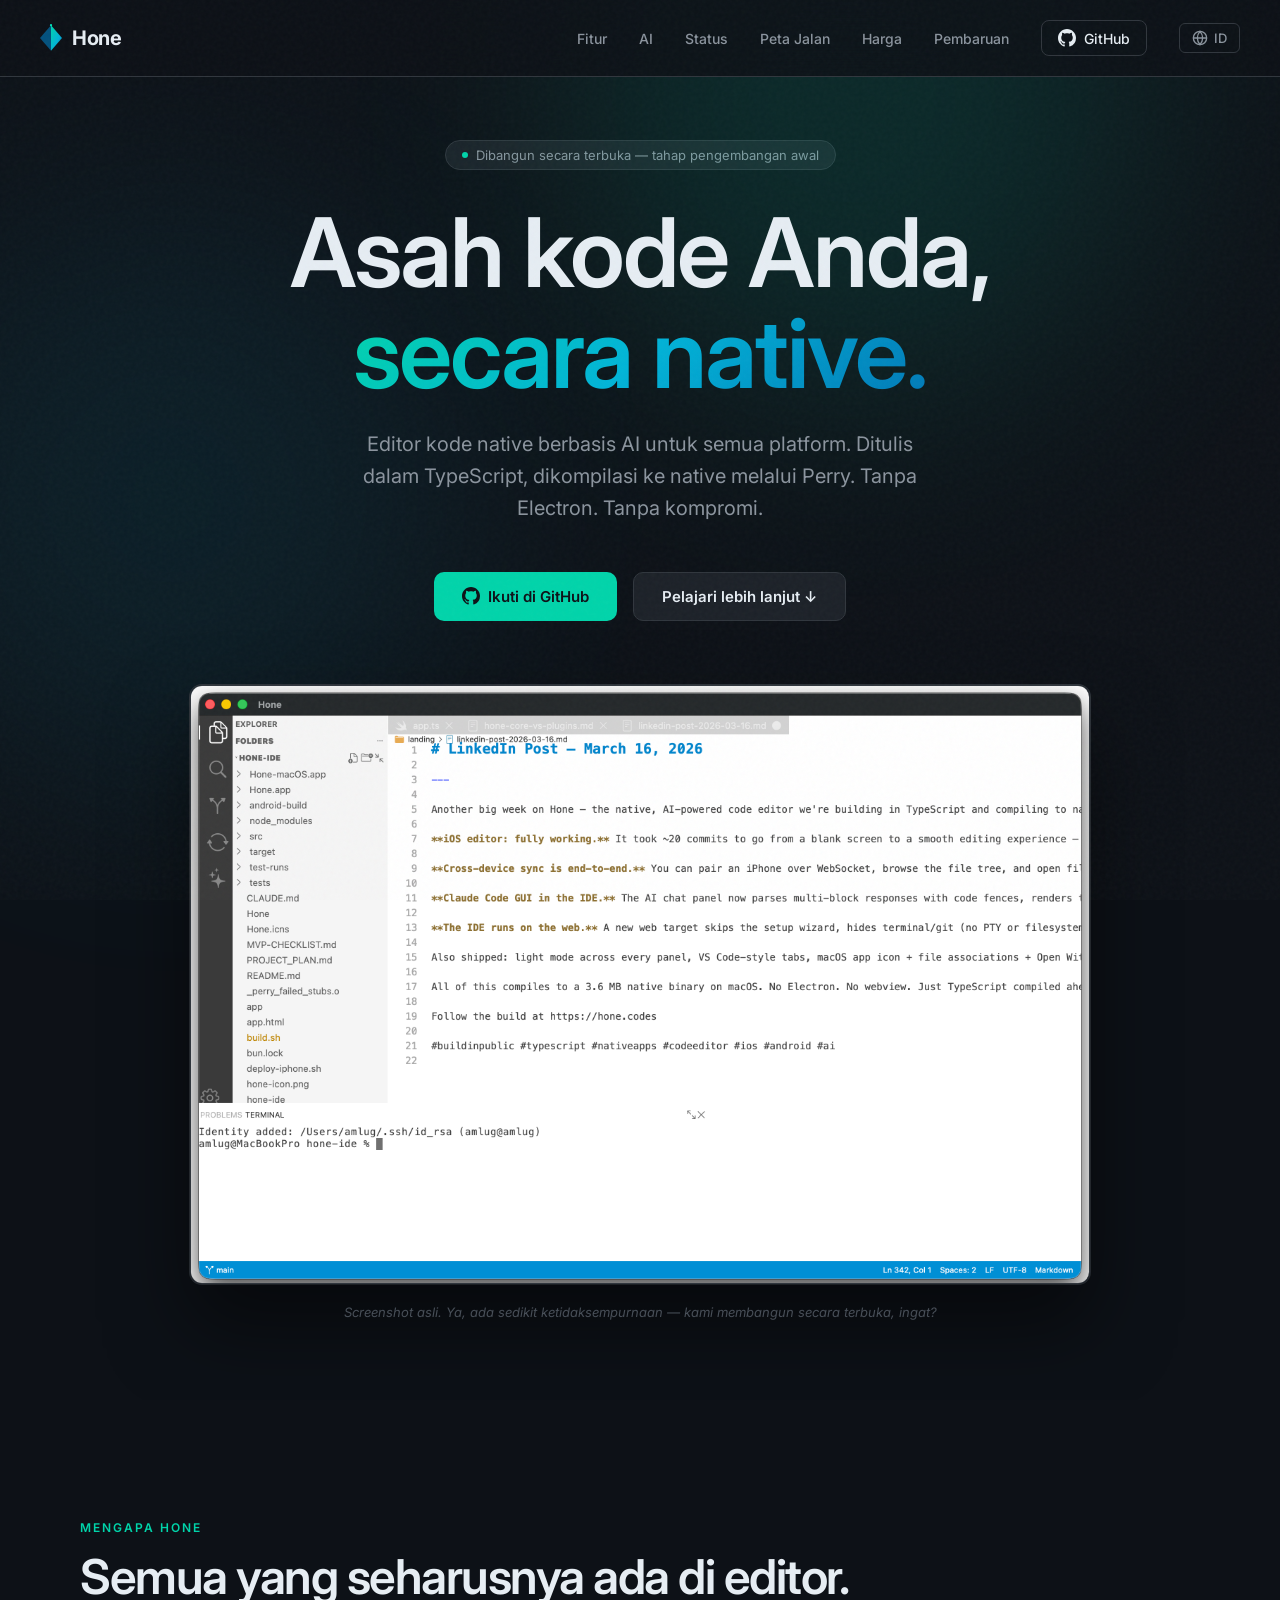
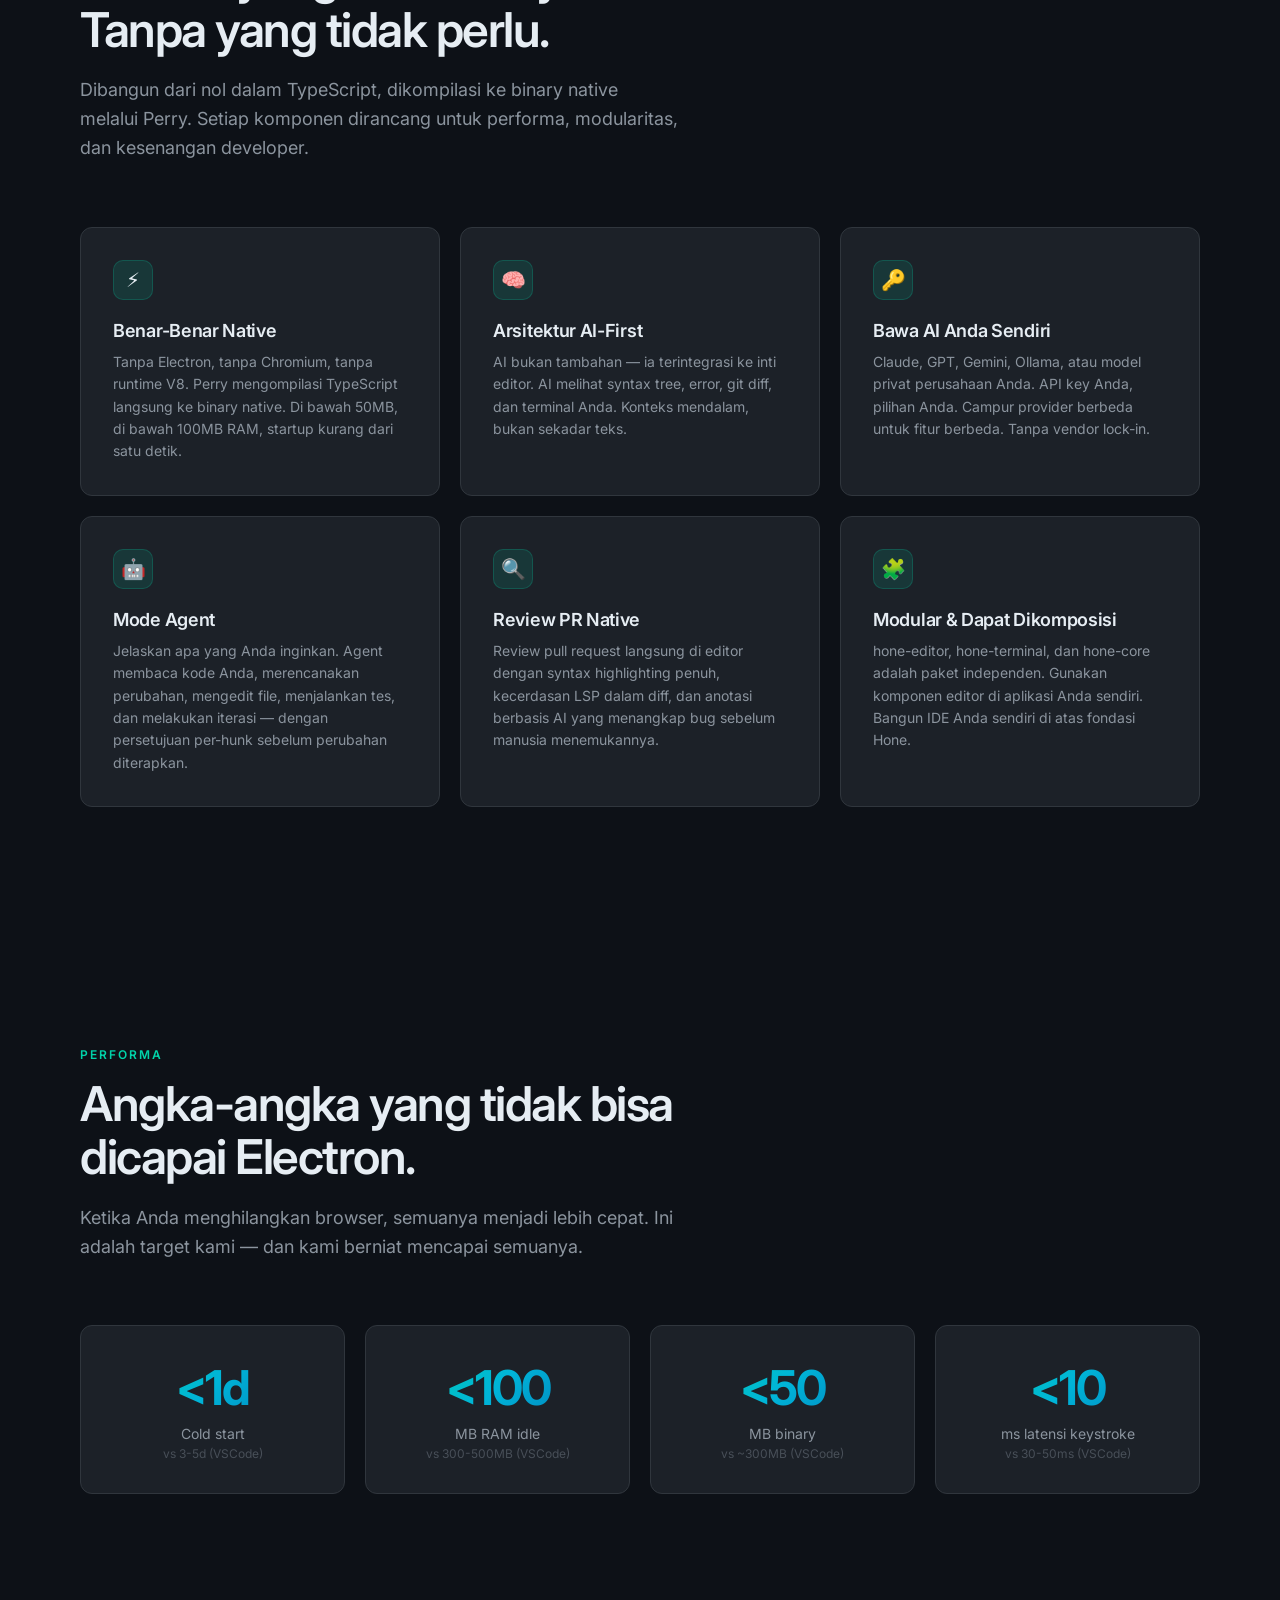
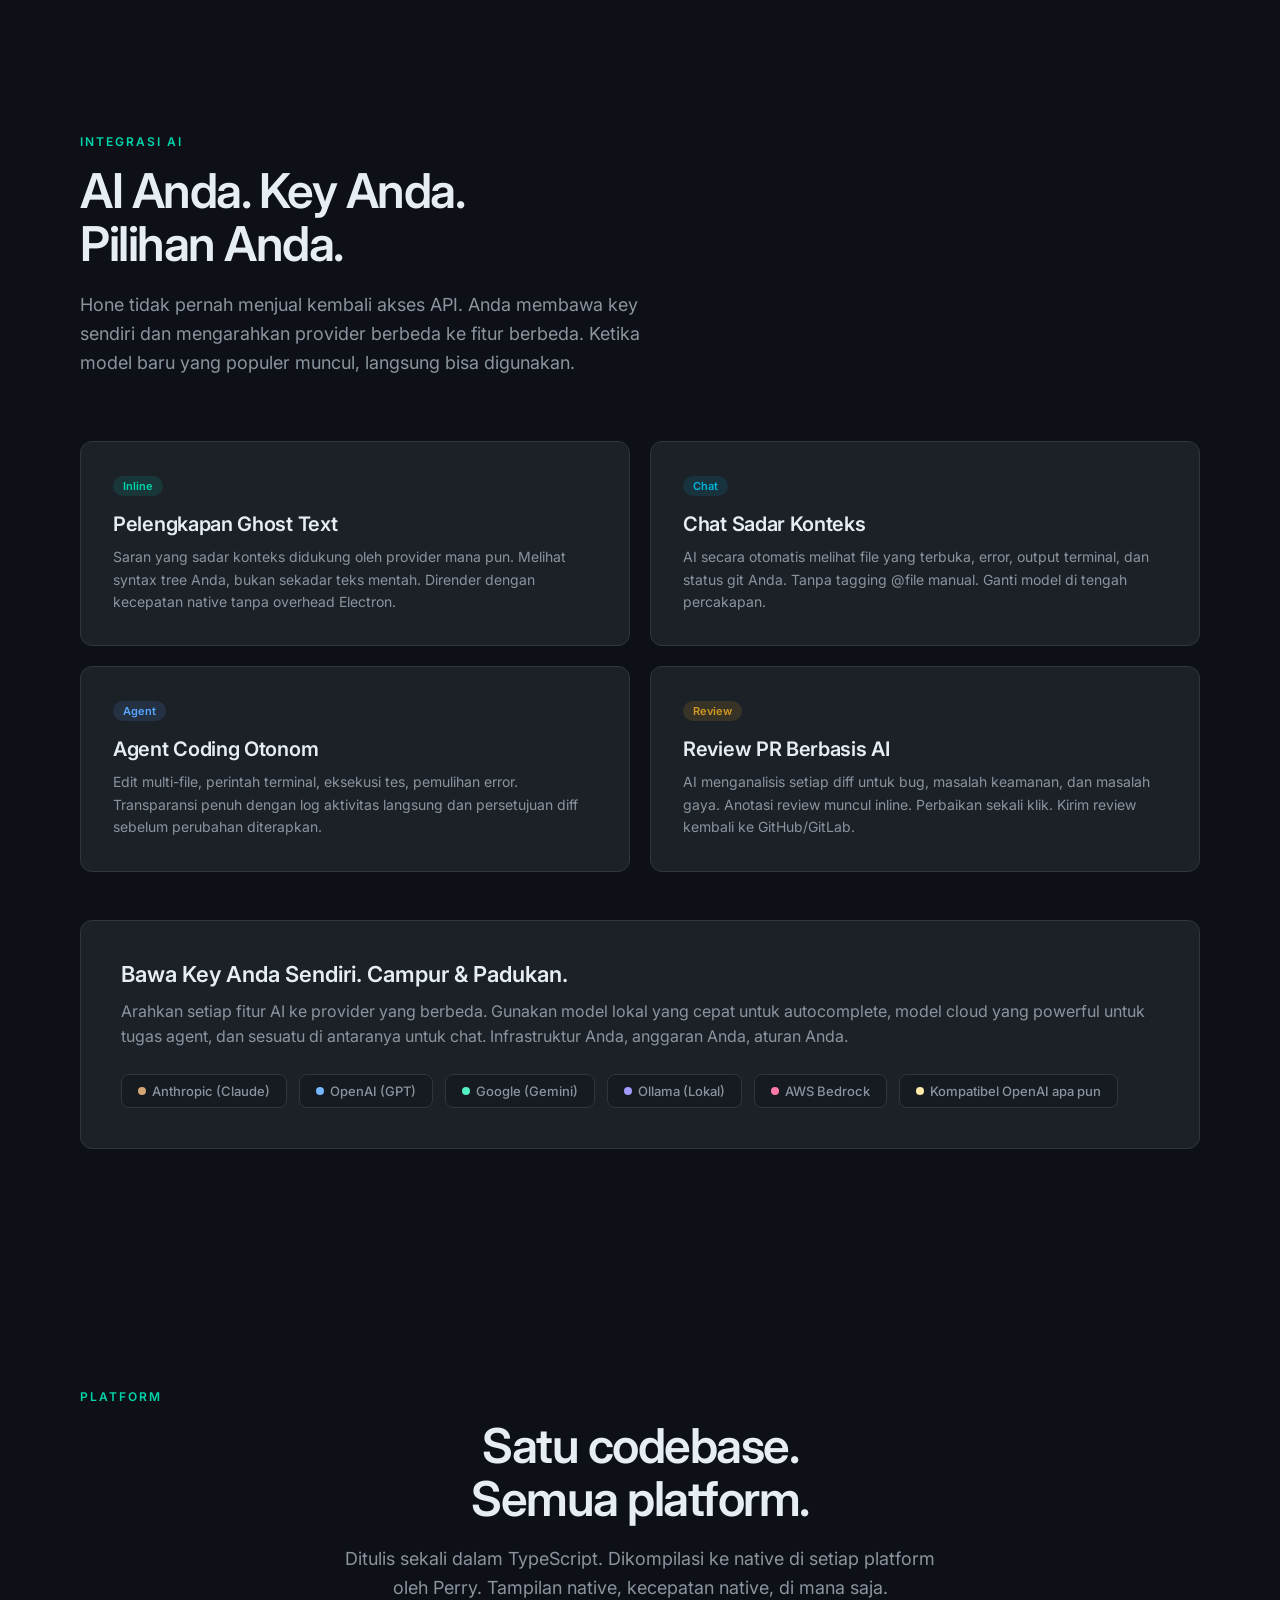
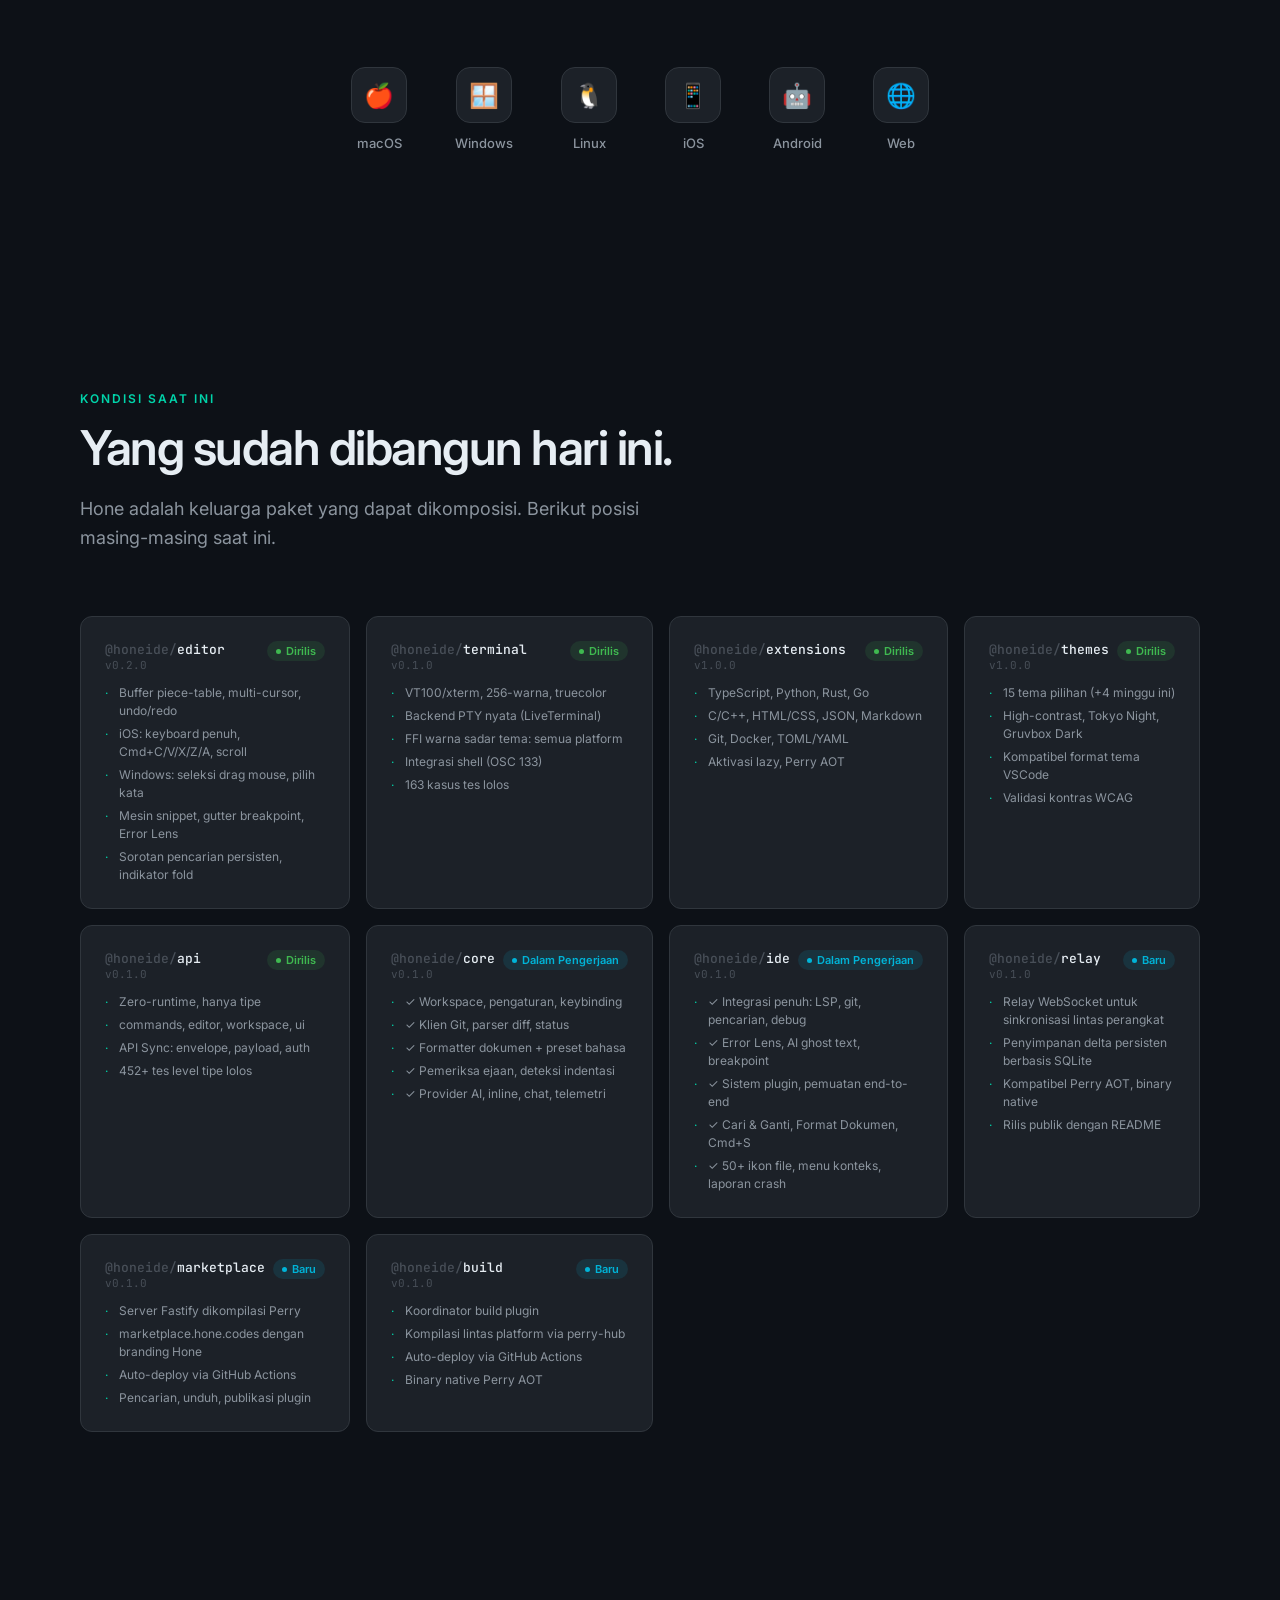
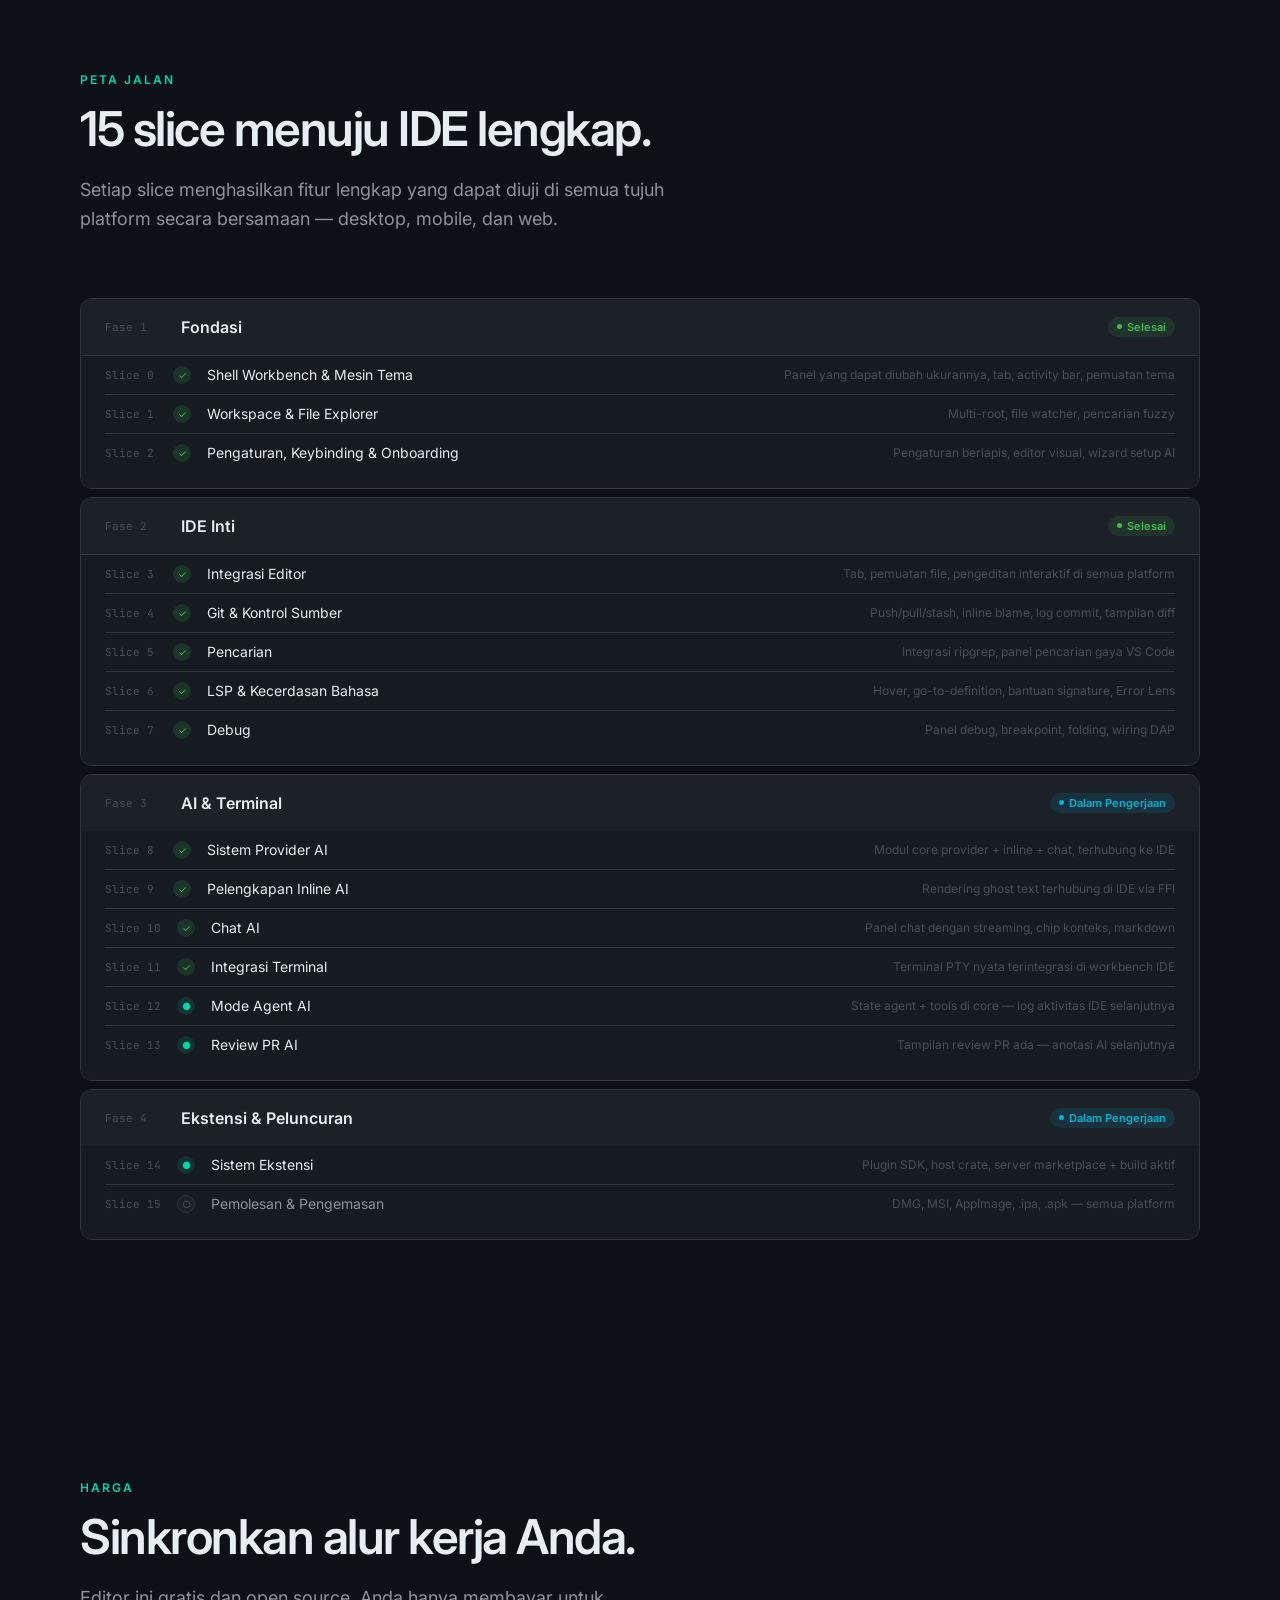
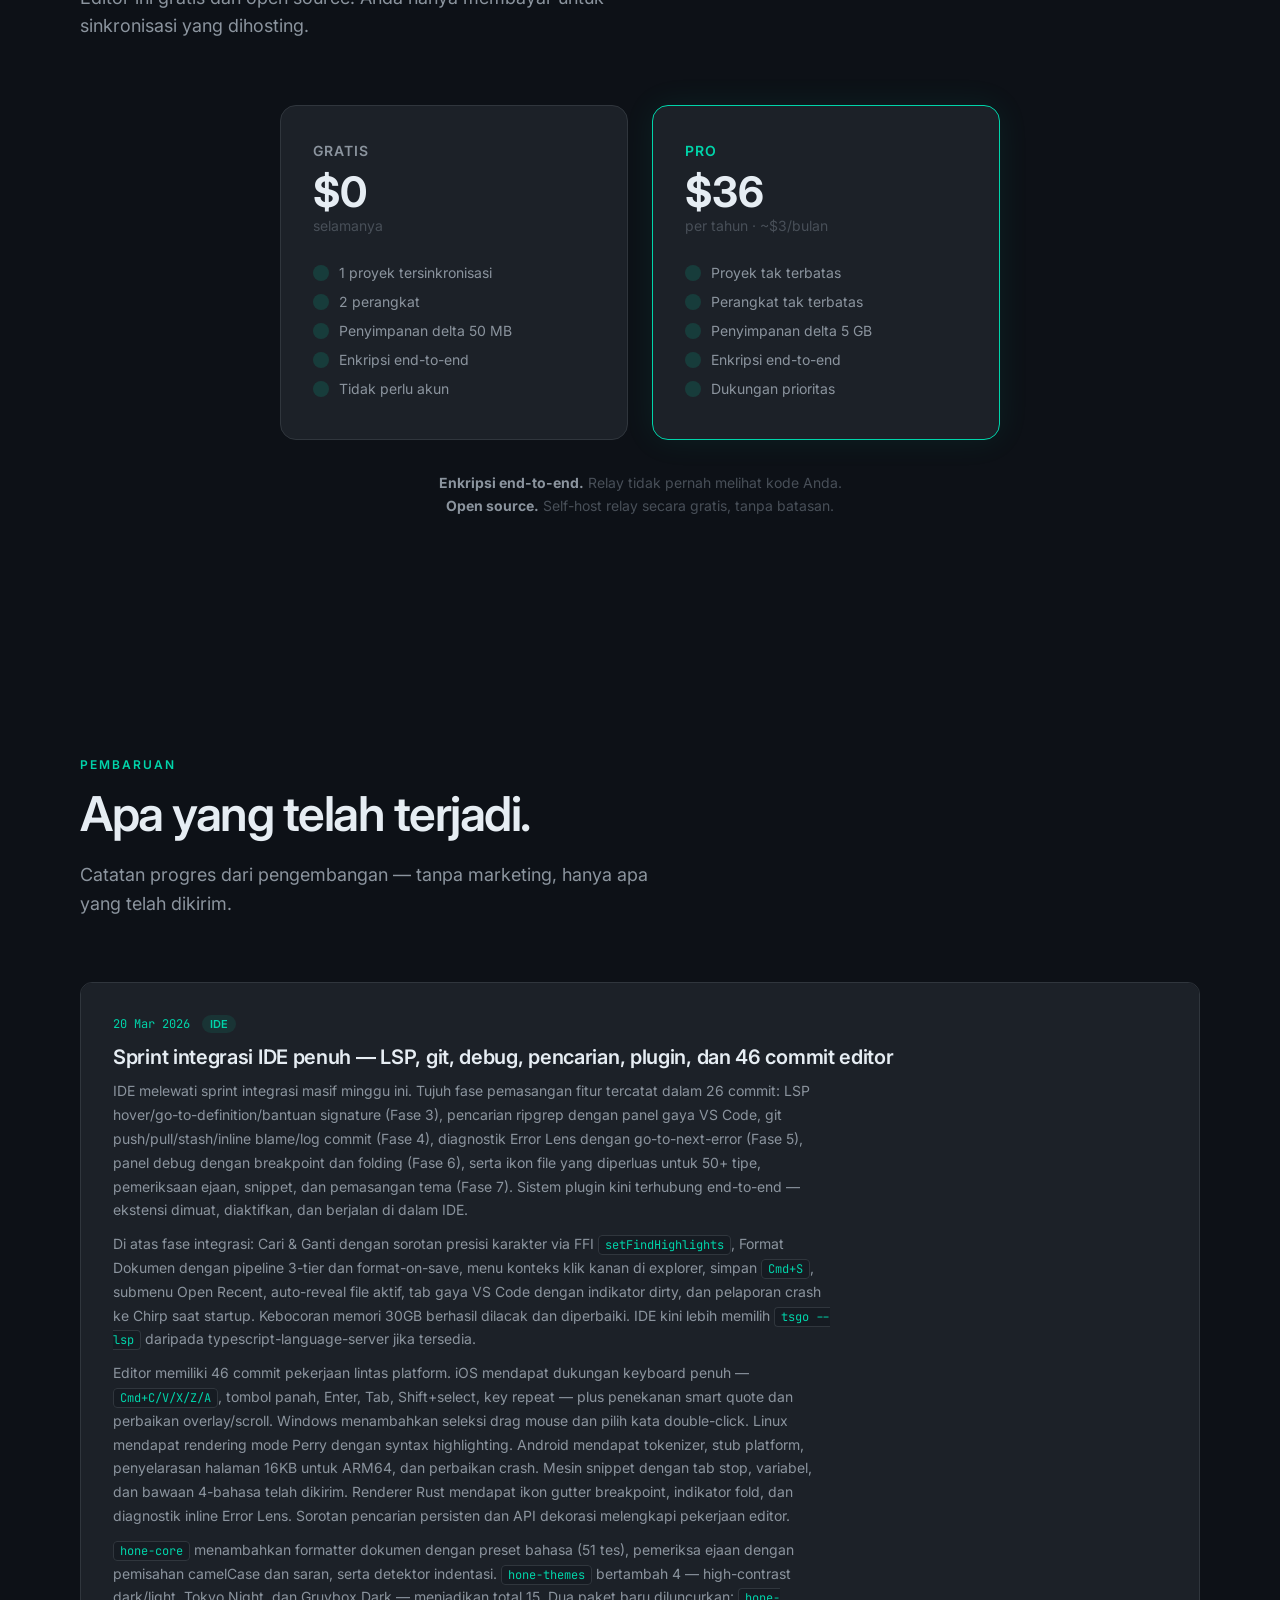
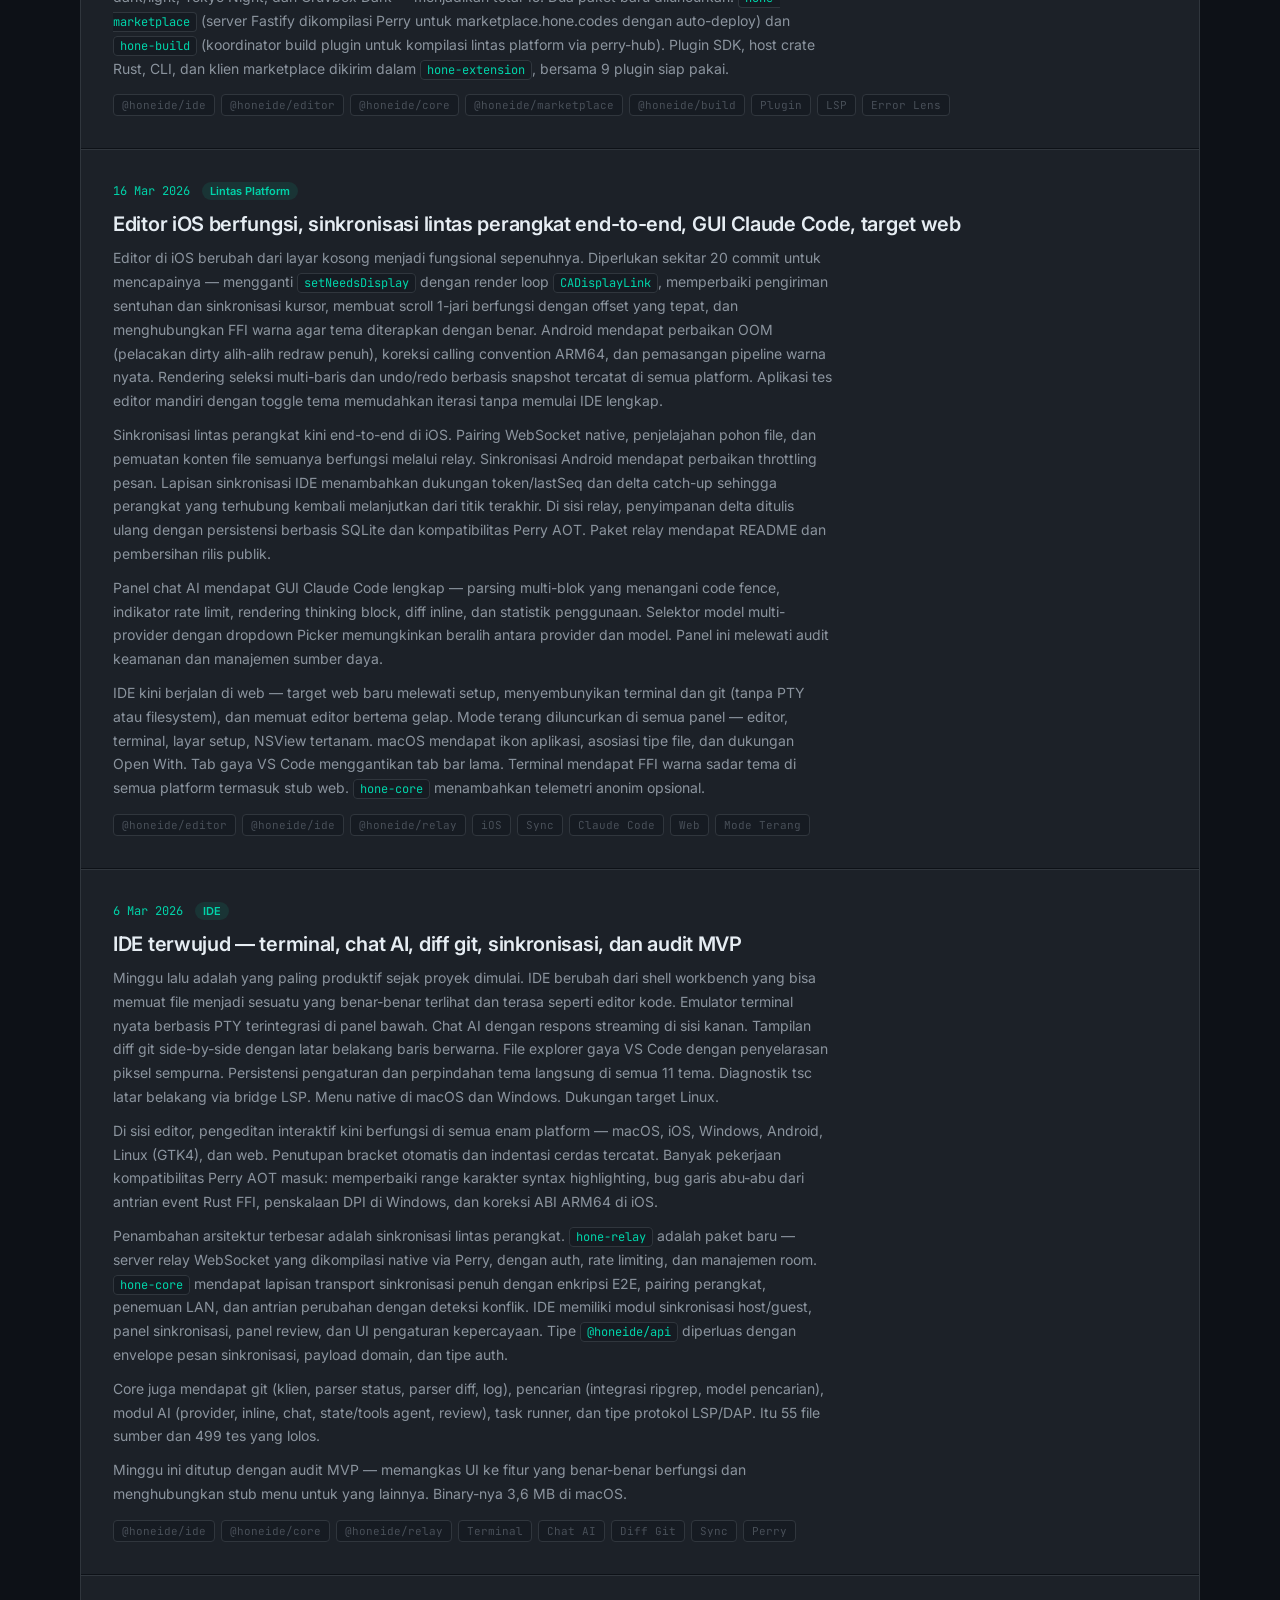
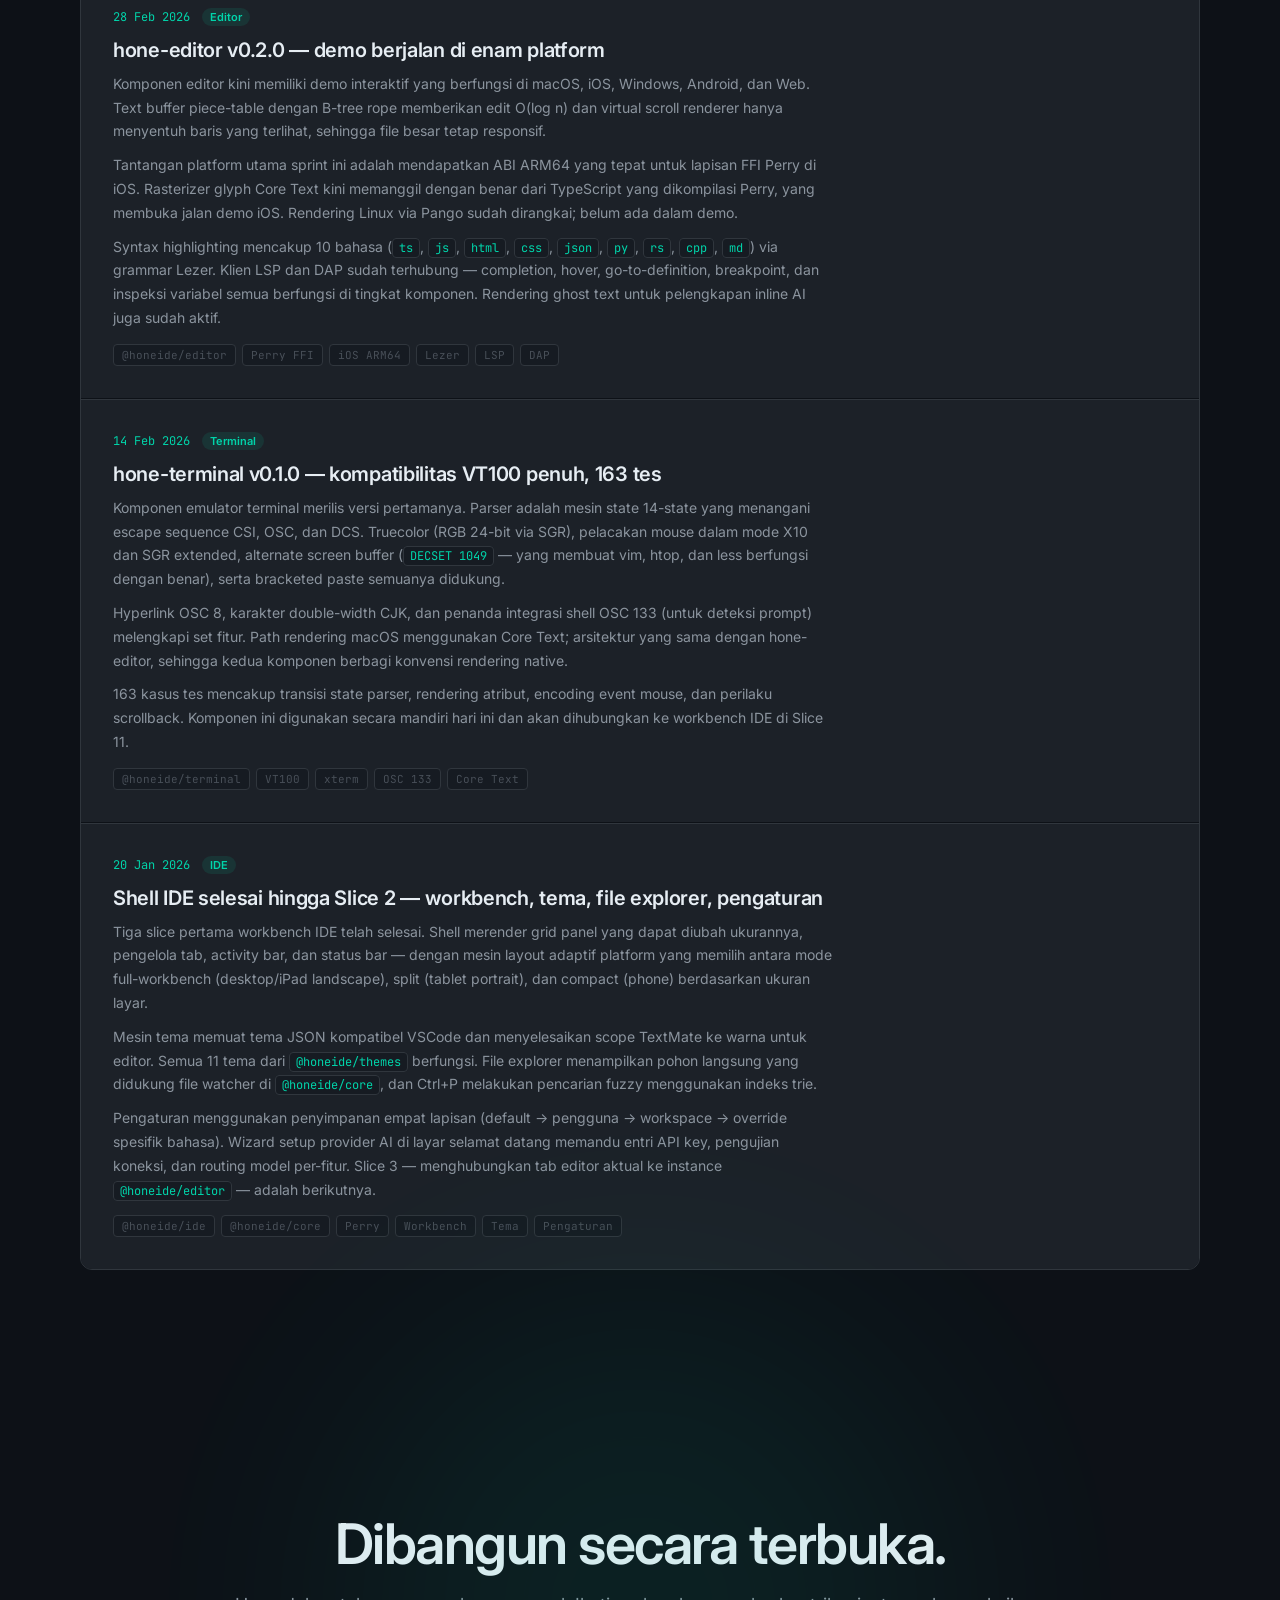
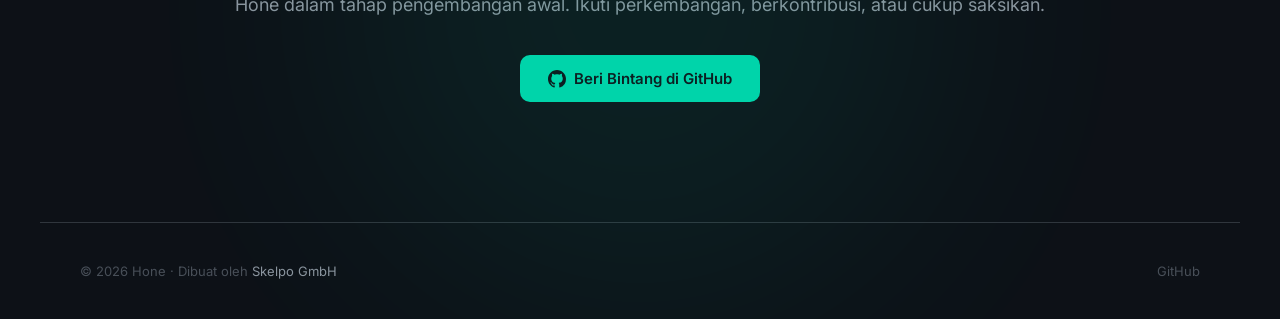
<file: id/index.html>
<!DOCTYPE html>
<html lang="id">
<head>
    <meta charset="UTF-8">
    <meta name="viewport" content="width=device-width, initial-scale=1.0">
    <title>Hone — Asah kode Anda, secara native.</title>
    <meta name="description" content="Editor kode native berbasis AI untuk semua platform. Ditulis dalam TypeScript, dikompilasi ke native melalui Perry. Tanpa Electron. Tanpa kompromi.">
    <link rel="canonical" href="https://hone.codes/id/">
    <meta name="theme-color" content="#0D1117">
    <meta name="author" content="Skelpo GmbH">
    <meta name="robots" content="index, follow">

    <!-- Hreflang -->
    <link rel="alternate" hreflang="en" href="https://hone.codes/">
    <link rel="alternate" hreflang="de" href="https://hone.codes/de/">
    <link rel="alternate" hreflang="ja" href="https://hone.codes/ja/">
    <link rel="alternate" hreflang="zh-Hans" href="https://hone.codes/zh-Hans/">
    <link rel="alternate" hreflang="es" href="https://hone.codes/es/">
    <link rel="alternate" hreflang="fr" href="https://hone.codes/fr/">
    <link rel="alternate" hreflang="pt" href="https://hone.codes/pt/">
    <link rel="alternate" hreflang="ko" href="https://hone.codes/ko/">
    <link rel="alternate" hreflang="it" href="https://hone.codes/it/">
    <link rel="alternate" hreflang="tr" href="https://hone.codes/tr/">
    <link rel="alternate" hreflang="th" href="https://hone.codes/th/">
    <link rel="alternate" hreflang="id" href="https://hone.codes/id/">
    <link rel="alternate" hreflang="vi" href="https://hone.codes/vi/">
    <link rel="alternate" hreflang="x-default" href="https://hone.codes/">

    <!-- Favicon -->
    <link rel="icon" type="image/png" sizes="32x32" href="[data-uri]">

    <!-- Open Graph -->
    <meta property="og:type" content="website">
    <meta property="og:url" content="https://hone.codes/id/">
    <meta property="og:title" content="Hone — Asah kode Anda, secara native.">
    <meta property="og:description" content="Editor kode native berbasis AI untuk semua platform. Ditulis dalam TypeScript, dikompilasi ke native melalui Perry. Tanpa Electron. Tanpa kompromi.">
    <meta property="og:image" content="https://hone.codes/og-image.png">
    <meta property="og:image:width" content="1200">
    <meta property="og:image:height" content="630">
    <meta property="og:image:alt" content="Hone — Editor Kode Native">
    <meta property="og:site_name" content="Hone">

    <!-- Twitter Card -->
    <meta name="twitter:card" content="summary_large_image">
    <meta name="twitter:title" content="Hone — Asah kode Anda, secara native.">
    <meta name="twitter:description" content="Editor kode native berbasis AI untuk semua platform. Ditulis dalam TypeScript, dikompilasi ke native melalui Perry. Tanpa Electron. Tanpa kompromi.">
    <meta name="twitter:image" content="https://hone.codes/og-image.png">

    <!-- Structured Data -->
    <script type="application/ld+json">
    {
        "@context": "https://schema.org",
        "@type": "SoftwareApplication",
        "name": "Hone",
        "description": "Editor kode native berbasis AI untuk semua platform. Ditulis dalam TypeScript, dikompilasi ke native melalui Perry.",
        "url": "https://hone.codes/",
        "applicationCategory": "DeveloperApplication",
        "operatingSystem": "macOS, Windows, Linux, iOS, Android, Web",
        "offers": [
            {
                "@type": "Offer",
                "price": "0",
                "priceCurrency": "USD",
                "description": "Gratis — 1 proyek tersinkronisasi, 2 perangkat"
            },
            {
                "@type": "Offer",
                "price": "36",
                "priceCurrency": "USD",
                "description": "Pro — Proyek tak terbatas, perangkat tak terbatas",
                "billingIncrement": "P1Y"
            }
        ],
        "author": {
            "@type": "Organization",
            "name": "Skelpo GmbH",
            "url": "https://skelpo.com"
        }
    }
    </script>

    <link rel="preconnect" href="https://fonts.googleapis.com">
    <link rel="preconnect" href="https://fonts.gstatic.com" crossorigin>
    <link href="https://fonts.googleapis.com/css2?family=Inter:wght@400;500;600;700&family=JetBrains+Mono:wght@400;500;700&display=swap" rel="stylesheet">
    <link rel="stylesheet" href="/style.css">
</head>
<body>

<nav>
    <a href="/id/" class="nav-logo">
        <div class="nav-logo-icon">
            <svg width="22" height="28" viewBox="0 0 48 56" xmlns="http://www.w3.org/2000/svg">
                <defs>
                    <linearGradient id="nav-mark-grad" x1="0%" y1="0%" x2="100%" y2="100%">
                        <stop offset="0%" stop-color="#00D4AA"/>
                        <stop offset="60%" stop-color="#00B4D8"/>
                        <stop offset="100%" stop-color="#0077B6"/>
                    </linearGradient>
                    <linearGradient id="nav-edge-grad" x1="0%" y1="0%" x2="100%" y2="0%">
                        <stop offset="0%" stop-color="#00FFD0"/>
                        <stop offset="100%" stop-color="#00D4AA"/>
                    </linearGradient>
                    <filter id="nav-glow">
                        <feGaussianBlur stdDeviation="1.5" result="blur"/>
                        <feMerge><feMergeNode in="blur"/><feMergeNode in="SourceGraphic"/></feMerge>
                    </filter>
                </defs>
                <polygon points="24,0 0,28 24,56" fill="#0077B6" opacity="0.65"/>
                <polygon points="24,0 48,28 24,56" fill="url(#nav-mark-grad)"/>
                <line x1="24" y1="0" x2="24" y2="56" stroke="url(#nav-edge-grad)" stroke-width="1.5" filter="url(#nav-glow)" opacity="0.9"/>
                <circle cx="24" cy="0" r="2.5" fill="#00FFD0" opacity="0.85"/>
            </svg>
        </div>
        <span class="nav-logo-text">Hone</span>
    </a>
    <div class="nav-links">
        <a href="#features">Fitur</a>
        <a href="#ai">AI</a>
        <a href="#status">Status</a>
        <a href="#roadmap">Peta Jalan</a>
        <a href="#pricing">Harga</a>
        <a href="#updates">Pembaruan</a>
        <a href="https://github.com/HoneIDE" target="_blank" class="nav-github">
            <svg viewBox="0 0 16 16"><path d="M8 0C3.58 0 0 3.58 0 8c0 3.54 2.29 6.53 5.47 7.59.4.07.55-.17.55-.38 0-.19-.01-.82-.01-1.49-2.01.37-2.53-.49-2.69-.94-.09-.23-.48-.94-.82-1.13-.28-.15-.68-.52-.01-.53.63-.01 1.08.58 1.23.82.72 1.21 1.87.87 2.33.66.07-.52.28-.87.51-1.07-1.78-.2-3.64-.89-3.64-3.95 0-.87.31-1.59.82-2.15-.08-.2-.36-1.02.08-2.12 0 0 .67-.21 2.2.82.64-.18 1.32-.27 2-.27.68 0 1.36.09 2 .27 1.53-1.04 2.2-.82 2.2-.82.44 1.1.16 1.92.08 2.12.51.56.82 1.27.82 2.15 0 3.07-1.87 3.75-3.65 3.95.29.25.54.73.54 1.48 0 1.07-.01 1.93-.01 2.2 0 .21.15.46.55.38A8.013 8.013 0 0016 8c0-4.42-3.58-8-8-8z"/></svg>
            GitHub
        </a>
        <div class="lang-picker">
            <button class="lang-picker-btn">
                <svg viewBox="0 0 24 24" fill="none" stroke="currentColor" stroke-width="2"><circle cx="12" cy="12" r="10"/><path d="M2 12h20M12 2a15.3 15.3 0 0 1 4 10 15.3 15.3 0 0 1-4 10 15.3 15.3 0 0 1-4-10 15.3 15.3 0 0 1 4-10z"/></svg>
                ID
            </button>
            <div class="lang-dropdown">
                <a href="/">English</a>
                <a href="/de/">Deutsch</a>
                <a href="/ja/">日本語</a>
                <a href="/zh-Hans/">中文</a>
                <a href="/es/">Español</a>
                <a href="/fr/">Français</a>
                <a href="/pt/">Português</a>
                <a href="/ko/">한국어</a>
                <a href="/it/">Italiano</a>
                <a href="/tr/">Türkçe</a>
                <a href="/th/">ไทย</a>
                <a href="/id/" class="active">Indonesia</a>
                <a href="/vi/">Tiếng Việt</a>
            </div>
        </div>
    </div>
</nav>

<!-- ===== HERO ===== -->
<section class="hero">
    <div class="glow-orb green"></div>
    <div class="glow-orb blue"></div>

    <div class="hero-badge">
        <span class="dot"></span>
        Dibangun secara terbuka — tahap pengembangan awal
    </div>

    <h1>Asah kode Anda,<br><span class="highlight">secara native.</span></h1>

    <p class="hero-sub">
        Editor kode native berbasis AI untuk semua platform. Ditulis dalam TypeScript, dikompilasi ke native melalui Perry. Tanpa Electron. Tanpa kompromi.
    </p>

    <div class="hero-cta">
        <a href="https://github.com/HoneIDE" target="_blank" class="btn btn-primary">
            <svg width="18" height="18" viewBox="0 0 16 16" fill="currentColor"><path d="M8 0C3.58 0 0 3.58 0 8c0 3.54 2.29 6.53 5.47 7.59.4.07.55-.17.55-.38 0-.19-.01-.82-.01-1.49-2.01.37-2.53-.49-2.69-.94-.09-.23-.48-.94-.82-1.13-.28-.15-.68-.52-.01-.53.63-.01 1.08.58 1.23.82.72 1.21 1.87.87 2.33.66.07-.52.28-.87.51-1.07-1.78-.2-3.64-.89-3.64-3.95 0-.87.31-1.59.82-2.15-.08-.2-.36-1.02.08-2.12 0 0 .67-.21 2.2.82.64-.18 1.32-.27 2-.27.68 0 1.36.09 2 .27 1.53-1.04 2.2-.82 2.2-.82.44 1.1.16 1.92.08 2.12.51.56.82 1.27.82 2.15 0 3.07-1.87 3.75-3.65 3.95.29.25.54.73.54 1.48 0 1.07-.01 1.93-.01 2.2 0 .21.15.46.55.38A8.013 8.013 0 0016 8c0-4.42-3.58-8-8-8z"/></svg>
            Ikuti di GitHub
        </a>
        <a href="#features" class="btn btn-secondary">
            Pelajari lebih lanjut ↓
        </a>
    </div>

    <!-- Real screenshot -->
    <div class="screenshot-wrapper">
        <img src="/screenshot.png" alt="Hone IDE berjalan di macOS — file explorer, editor dengan syntax highlighting, terminal, dan tab" class="hero-screenshot">
        <p class="screenshot-caption">Screenshot asli. Ya, ada sedikit ketidaksempurnaan — kami membangun secara terbuka, ingat?</p>
    </div>
</section>

<!-- ===== FEATURES ===== -->
<section class="section fade-in" id="features">
    <div class="section-label">Mengapa Hone</div>
    <h2 class="section-title">Semua yang seharusnya ada di editor.<br>Tanpa yang tidak perlu.</h2>
    <p class="section-desc">
        Dibangun dari nol dalam TypeScript, dikompilasi ke binary native melalui Perry. Setiap komponen dirancang untuk performa, modularitas, dan kesenangan developer.
    </p>

    <div class="features-grid">
        <div class="feature-card">
            <div class="feature-icon">⚡</div>
            <h3>Benar-Benar Native</h3>
            <p>Tanpa Electron, tanpa Chromium, tanpa runtime V8. Perry mengompilasi TypeScript langsung ke binary native. Di bawah 50MB, di bawah 100MB RAM, startup kurang dari satu detik.</p>
        </div>
        <div class="feature-card">
            <div class="feature-icon">🧠</div>
            <h3>Arsitektur AI-First</h3>
            <p>AI bukan tambahan — ia terintegrasi ke inti editor. AI melihat syntax tree, error, git diff, dan terminal Anda. Konteks mendalam, bukan sekadar teks.</p>
        </div>
        <div class="feature-card">
            <div class="feature-icon">🔑</div>
            <h3>Bawa AI Anda Sendiri</h3>
            <p>Claude, GPT, Gemini, Ollama, atau model privat perusahaan Anda. API key Anda, pilihan Anda. Campur provider berbeda untuk fitur berbeda. Tanpa vendor lock-in.</p>
        </div>
        <div class="feature-card">
            <div class="feature-icon">🤖</div>
            <h3>Mode Agent</h3>
            <p>Jelaskan apa yang Anda inginkan. Agent membaca kode Anda, merencanakan perubahan, mengedit file, menjalankan tes, dan melakukan iterasi — dengan persetujuan per-hunk sebelum perubahan diterapkan.</p>
        </div>
        <div class="feature-card">
            <div class="feature-icon">🔍</div>
            <h3>Review PR Native</h3>
            <p>Review pull request langsung di editor dengan syntax highlighting penuh, kecerdasan LSP dalam diff, dan anotasi berbasis AI yang menangkap bug sebelum manusia menemukannya.</p>
        </div>
        <div class="feature-card">
            <div class="feature-icon">🧩</div>
            <h3>Modular & Dapat Dikomposisi</h3>
            <p>hone-editor, hone-terminal, dan hone-core adalah paket independen. Gunakan komponen editor di aplikasi Anda sendiri. Bangun IDE Anda sendiri di atas fondasi Hone.</p>
        </div>
    </div>
</section>

<!-- ===== PERFORMANCE ===== -->
<section class="section fade-in" id="performance">
    <div class="section-label">Performa</div>
    <h2 class="section-title">Angka-angka yang tidak bisa<br>dicapai Electron.</h2>
    <p class="section-desc">
        Ketika Anda menghilangkan browser, semuanya menjadi lebih cepat. Ini adalah target kami — dan kami berniat mencapai semuanya.
    </p>

    <div class="perf-grid">
        <div class="perf-card">
            <div class="perf-value">&lt;1d</div>
            <div class="perf-label">Cold start</div>
            <div class="perf-compare">vs 3-5d (VSCode)</div>
        </div>
        <div class="perf-card">
            <div class="perf-value">&lt;100</div>
            <div class="perf-label">MB RAM idle</div>
            <div class="perf-compare">vs 300-500MB (VSCode)</div>
        </div>
        <div class="perf-card">
            <div class="perf-value">&lt;50</div>
            <div class="perf-label">MB binary</div>
            <div class="perf-compare">vs ~300MB (VSCode)</div>
        </div>
        <div class="perf-card">
            <div class="perf-value">&lt;10</div>
            <div class="perf-label">ms latensi keystroke</div>
            <div class="perf-compare">vs 30-50ms (VSCode)</div>
        </div>
    </div>
</section>

<!-- ===== AI ===== -->
<section class="section fade-in" id="ai">
    <div class="section-label">Integrasi AI</div>
    <h2 class="section-title">AI Anda. Key Anda.<br>Pilihan Anda.</h2>
    <p class="section-desc">
        Hone tidak pernah menjual kembali akses API. Anda membawa key sendiri dan mengarahkan provider berbeda ke fitur berbeda. Ketika model baru yang populer muncul, langsung bisa digunakan.
    </p>

    <div class="ai-features">
        <div class="ai-feature-card">
            <span class="tag tag-green">Inline</span>
            <h3>Pelengkapan Ghost Text</h3>
            <p>Saran yang sadar konteks didukung oleh provider mana pun. Melihat syntax tree Anda, bukan sekadar teks mentah. Dirender dengan kecepatan native tanpa overhead Electron.</p>
        </div>
        <div class="ai-feature-card">
            <span class="tag tag-blue">Chat</span>
            <h3>Chat Sadar Konteks</h3>
            <p>AI secara otomatis melihat file yang terbuka, error, output terminal, dan status git Anda. Tanpa tagging @file manual. Ganti model di tengah percakapan.</p>
        </div>
        <div class="ai-feature-card">
            <span class="tag tag-purple">Agent</span>
            <h3>Agent Coding Otonom</h3>
            <p>Edit multi-file, perintah terminal, eksekusi tes, pemulihan error. Transparansi penuh dengan log aktivitas langsung dan persetujuan diff sebelum perubahan diterapkan.</p>
        </div>
        <div class="ai-feature-card">
            <span class="tag tag-yellow">Review</span>
            <h3>Review PR Berbasis AI</h3>
            <p>AI menganalisis setiap diff untuk bug, masalah keamanan, dan masalah gaya. Anotasi review muncul inline. Perbaikan sekali klik. Kirim review kembali ke GitHub/GitLab.</p>
        </div>
    </div>

    <div class="byok-block">
        <h3>Bawa Key Anda Sendiri. Campur & Padukan.</h3>
        <p>Arahkan setiap fitur AI ke provider yang berbeda. Gunakan model lokal yang cepat untuk autocomplete, model cloud yang powerful untuk tugas agent, dan sesuatu di antaranya untuk chat. Infrastruktur Anda, anggaran Anda, aturan Anda.</p>
        <div class="provider-logos">
            <div class="provider-pill"><span class="provider-dot" style="background:#d4a574"></span> Anthropic (Claude)</div>
            <div class="provider-pill"><span class="provider-dot" style="background:#74b9ff"></span> OpenAI (GPT)</div>
            <div class="provider-pill"><span class="provider-dot" style="background:#55efc4"></span> Google (Gemini)</div>
            <div class="provider-pill"><span class="provider-dot" style="background:#a29bfe"></span> Ollama (Lokal)</div>
            <div class="provider-pill"><span class="provider-dot" style="background:#fd79a8"></span> AWS Bedrock</div>
            <div class="provider-pill"><span class="provider-dot" style="background:#ffeaa7"></span> Kompatibel OpenAI apa pun</div>
        </div>
    </div>
</section>

<!-- ===== PLATFORMS ===== -->
<section class="section fade-in" id="platforms">
    <div class="section-label">Platform</div>
    <h2 class="section-title" style="text-align:center;">Satu codebase.<br>Semua platform.</h2>
    <p class="section-desc" style="text-align:center; margin-left:auto; margin-right:auto;">
        Ditulis sekali dalam TypeScript. Dikompilasi ke native di setiap platform oleh Perry. Tampilan native, kecepatan native, di mana saja.
    </p>

    <div class="platforms-row">
        <div class="platform-item">
            <div class="platform-icon">🍎</div>
            <span class="platform-label">macOS</span>
        </div>
        <div class="platform-item">
            <div class="platform-icon">🪟</div>
            <span class="platform-label">Windows</span>
        </div>
        <div class="platform-item">
            <div class="platform-icon">🐧</div>
            <span class="platform-label">Linux</span>
        </div>
        <div class="platform-item">
            <div class="platform-icon">📱</div>
            <span class="platform-label">iOS</span>
        </div>
        <div class="platform-item">
            <div class="platform-icon">🤖</div>
            <span class="platform-label">Android</span>
        </div>
        <div class="platform-item">
            <div class="platform-icon">🌐</div>
            <span class="platform-label">Web</span>
        </div>
    </div>
</section>

<!-- ===== STATUS ===== -->
<section class="section fade-in" id="status">
    <div class="section-label">Kondisi Saat Ini</div>
    <h2 class="section-title">Yang sudah dibangun hari ini.</h2>
    <p class="section-desc">
        Hone adalah keluarga paket yang dapat dikomposisi. Berikut posisi masing-masing saat ini.
    </p>

    <div class="status-grid">
        <div class="status-card">
            <div class="status-card-header">
                <div>
                    <div class="pkg-name"><span class="pkg-scope">@honeide/</span>editor</div>
                    <div class="version-tag">v0.2.0</div>
                </div>
                <span class="status-badge badge-done"><span class="badge-dot"></span>Dirilis</span>
            </div>
            <ul class="status-card-bullets">
                <li>Buffer piece-table, multi-cursor, undo/redo</li>
                <li>iOS: keyboard penuh, Cmd+C/V/X/Z/A, scroll</li>
                <li>Windows: seleksi drag mouse, pilih kata</li>
                <li>Mesin snippet, gutter breakpoint, Error Lens</li>
                <li>Sorotan pencarian persisten, indikator fold</li>
            </ul>
        </div>

        <div class="status-card">
            <div class="status-card-header">
                <div>
                    <div class="pkg-name"><span class="pkg-scope">@honeide/</span>terminal</div>
                    <div class="version-tag">v0.1.0</div>
                </div>
                <span class="status-badge badge-done"><span class="badge-dot"></span>Dirilis</span>
            </div>
            <ul class="status-card-bullets">
                <li>VT100/xterm, 256-warna, truecolor</li>
                <li>Backend PTY nyata (LiveTerminal)</li>
                <li>FFI warna sadar tema: semua platform</li>
                <li>Integrasi shell (OSC 133)</li>
                <li>163 kasus tes lolos</li>
            </ul>
        </div>

        <div class="status-card">
            <div class="status-card-header">
                <div>
                    <div class="pkg-name"><span class="pkg-scope">@honeide/</span>extensions</div>
                    <div class="version-tag">v1.0.0</div>
                </div>
                <span class="status-badge badge-done"><span class="badge-dot"></span>Dirilis</span>
            </div>
            <ul class="status-card-bullets">
                <li>TypeScript, Python, Rust, Go</li>
                <li>C/C++, HTML/CSS, JSON, Markdown</li>
                <li>Git, Docker, TOML/YAML</li>
                <li>Aktivasi lazy, Perry AOT</li>
            </ul>
        </div>

        <div class="status-card">
            <div class="status-card-header">
                <div>
                    <div class="pkg-name"><span class="pkg-scope">@honeide/</span>themes</div>
                    <div class="version-tag">v1.0.0</div>
                </div>
                <span class="status-badge badge-done"><span class="badge-dot"></span>Dirilis</span>
            </div>
            <ul class="status-card-bullets">
                <li>15 tema pilihan (+4 minggu ini)</li>
                <li>High-contrast, Tokyo Night, Gruvbox Dark</li>
                <li>Kompatibel format tema VSCode</li>
                <li>Validasi kontras WCAG</li>
            </ul>
        </div>

        <div class="status-card">
            <div class="status-card-header">
                <div>
                    <div class="pkg-name"><span class="pkg-scope">@honeide/</span>api</div>
                    <div class="version-tag">v0.1.0</div>
                </div>
                <span class="status-badge badge-done"><span class="badge-dot"></span>Dirilis</span>
            </div>
            <ul class="status-card-bullets">
                <li>Zero-runtime, hanya tipe</li>
                <li>commands, editor, workspace, ui</li>
                <li>API Sync: envelope, payload, auth</li>
                <li>452+ tes level tipe lolos</li>
            </ul>
        </div>

        <div class="status-card">
            <div class="status-card-header">
                <div>
                    <div class="pkg-name"><span class="pkg-scope">@honeide/</span>core</div>
                    <div class="version-tag">v0.1.0</div>
                </div>
                <span class="status-badge badge-active"><span class="badge-dot"></span>Dalam Pengerjaan</span>
            </div>
            <ul class="status-card-bullets">
                <li>✓ Workspace, pengaturan, keybinding</li>
                <li>✓ Klien Git, parser diff, status</li>
                <li>✓ Formatter dokumen + preset bahasa</li>
                <li>✓ Pemeriksa ejaan, deteksi indentasi</li>
                <li>✓ Provider AI, inline, chat, telemetri</li>
            </ul>
        </div>

        <div class="status-card">
            <div class="status-card-header">
                <div>
                    <div class="pkg-name"><span class="pkg-scope">@honeide/</span>ide</div>
                    <div class="version-tag">v0.1.0</div>
                </div>
                <span class="status-badge badge-active"><span class="badge-dot"></span>Dalam Pengerjaan</span>
            </div>
            <ul class="status-card-bullets">
                <li>✓ Integrasi penuh: LSP, git, pencarian, debug</li>
                <li>✓ Error Lens, AI ghost text, breakpoint</li>
                <li>✓ Sistem plugin, pemuatan end-to-end</li>
                <li>✓ Cari & Ganti, Format Dokumen, Cmd+S</li>
                <li>✓ 50+ ikon file, menu konteks, laporan crash</li>
            </ul>
        </div>

        <div class="status-card">
            <div class="status-card-header">
                <div>
                    <div class="pkg-name"><span class="pkg-scope">@honeide/</span>relay</div>
                    <div class="version-tag">v0.1.0</div>
                </div>
                <span class="status-badge badge-active"><span class="badge-dot"></span>Baru</span>
            </div>
            <ul class="status-card-bullets">
                <li>Relay WebSocket untuk sinkronisasi lintas perangkat</li>
                <li>Penyimpanan delta persisten berbasis SQLite</li>
                <li>Kompatibel Perry AOT, binary native</li>
                <li>Rilis publik dengan README</li>
            </ul>
        </div>

        <div class="status-card">
            <div class="status-card-header">
                <div>
                    <div class="pkg-name"><span class="pkg-scope">@honeide/</span>marketplace</div>
                    <div class="version-tag">v0.1.0</div>
                </div>
                <span class="status-badge badge-active"><span class="badge-dot"></span>Baru</span>
            </div>
            <ul class="status-card-bullets">
                <li>Server Fastify dikompilasi Perry</li>
                <li>marketplace.hone.codes dengan branding Hone</li>
                <li>Auto-deploy via GitHub Actions</li>
                <li>Pencarian, unduh, publikasi plugin</li>
            </ul>
        </div>

        <div class="status-card">
            <div class="status-card-header">
                <div>
                    <div class="pkg-name"><span class="pkg-scope">@honeide/</span>build</div>
                    <div class="version-tag">v0.1.0</div>
                </div>
                <span class="status-badge badge-active"><span class="badge-dot"></span>Baru</span>
            </div>
            <ul class="status-card-bullets">
                <li>Koordinator build plugin</li>
                <li>Kompilasi lintas platform via perry-hub</li>
                <li>Auto-deploy via GitHub Actions</li>
                <li>Binary native Perry AOT</li>
            </ul>
        </div>
    </div>
</section>

<!-- ===== ROADMAP ===== -->
<section class="section fade-in" id="roadmap">
    <div class="section-label">Peta Jalan</div>
    <h2 class="section-title">15 slice menuju IDE lengkap.</h2>
    <p class="section-desc">
        Setiap slice menghasilkan fitur lengkap yang dapat diuji di semua tujuh platform secara bersamaan — desktop, mobile, dan web.
    </p>

    <div class="roadmap-phases">

        <div class="phase-block done">
            <div class="phase-header">
                <span class="phase-number">Fase 1</span>
                <span class="phase-title">Fondasi</span>
                <span class="status-badge badge-done"><span class="badge-dot"></span>Selesai</span>
            </div>
            <div class="phase-slices">
                <div class="slice-row">
                    <span class="slice-num">Slice 0</span>
                    <span class="slice-check done">✓</span>
                    <span class="slice-name">Shell Workbench &amp; Mesin Tema</span>
                    <span class="slice-detail">Panel yang dapat diubah ukurannya, tab, activity bar, pemuatan tema</span>
                </div>
                <div class="slice-row">
                    <span class="slice-num">Slice 1</span>
                    <span class="slice-check done">✓</span>
                    <span class="slice-name">Workspace &amp; File Explorer</span>
                    <span class="slice-detail">Multi-root, file watcher, pencarian fuzzy</span>
                </div>
                <div class="slice-row">
                    <span class="slice-num">Slice 2</span>
                    <span class="slice-check done">✓</span>
                    <span class="slice-name">Pengaturan, Keybinding &amp; Onboarding</span>
                    <span class="slice-detail">Pengaturan berlapis, editor visual, wizard setup AI</span>
                </div>
            </div>
        </div>

        <div class="phase-block done">
            <div class="phase-header">
                <span class="phase-number">Fase 2</span>
                <span class="phase-title">IDE Inti</span>
                <span class="status-badge badge-done"><span class="badge-dot"></span>Selesai</span>
            </div>
            <div class="phase-slices">
                <div class="slice-row">
                    <span class="slice-num">Slice 3</span>
                    <span class="slice-check done">✓</span>
                    <span class="slice-name">Integrasi Editor</span>
                    <span class="slice-detail">Tab, pemuatan file, pengeditan interaktif di semua platform</span>
                </div>
                <div class="slice-row">
                    <span class="slice-num">Slice 4</span>
                    <span class="slice-check done">✓</span>
                    <span class="slice-name">Git &amp; Kontrol Sumber</span>
                    <span class="slice-detail">Push/pull/stash, inline blame, log commit, tampilan diff</span>
                </div>
                <div class="slice-row">
                    <span class="slice-num">Slice 5</span>
                    <span class="slice-check done">✓</span>
                    <span class="slice-name">Pencarian</span>
                    <span class="slice-detail">Integrasi ripgrep, panel pencarian gaya VS Code</span>
                </div>
                <div class="slice-row">
                    <span class="slice-num">Slice 6</span>
                    <span class="slice-check done">✓</span>
                    <span class="slice-name">LSP &amp; Kecerdasan Bahasa</span>
                    <span class="slice-detail">Hover, go-to-definition, bantuan signature, Error Lens</span>
                </div>
                <div class="slice-row">
                    <span class="slice-num">Slice 7</span>
                    <span class="slice-check done">✓</span>
                    <span class="slice-name">Debug</span>
                    <span class="slice-detail">Panel debug, breakpoint, folding, wiring DAP</span>
                </div>
            </div>
        </div>

        <div class="phase-block">
            <div class="phase-header">
                <span class="phase-number">Fase 3</span>
                <span class="phase-title">AI &amp; Terminal</span>
                <span class="status-badge badge-active"><span class="badge-dot"></span>Dalam Pengerjaan</span>
            </div>
            <div class="phase-slices">
                <div class="slice-row">
                    <span class="slice-num">Slice 8</span>
                    <span class="slice-check done">✓</span>
                    <span class="slice-name">Sistem Provider AI</span>
                    <span class="slice-detail">Modul core provider + inline + chat, terhubung ke IDE</span>
                </div>
                <div class="slice-row">
                    <span class="slice-num">Slice 9</span>
                    <span class="slice-check done">✓</span>
                    <span class="slice-name">Pelengkapan Inline AI</span>
                    <span class="slice-detail">Rendering ghost text terhubung di IDE via FFI</span>
                </div>
                <div class="slice-row">
                    <span class="slice-num">Slice 10</span>
                    <span class="slice-check done">✓</span>
                    <span class="slice-name">Chat AI</span>
                    <span class="slice-detail">Panel chat dengan streaming, chip konteks, markdown</span>
                </div>
                <div class="slice-row">
                    <span class="slice-num">Slice 11</span>
                    <span class="slice-check done">✓</span>
                    <span class="slice-name">Integrasi Terminal</span>
                    <span class="slice-detail">Terminal PTY nyata terintegrasi di workbench IDE</span>
                </div>
                <div class="slice-row">
                    <span class="slice-num">Slice 12</span>
                    <span class="slice-check active">●</span>
                    <span class="slice-name">Mode Agent AI</span>
                    <span class="slice-detail">State agent + tools di core — log aktivitas IDE selanjutnya</span>
                </div>
                <div class="slice-row">
                    <span class="slice-num">Slice 13</span>
                    <span class="slice-check active">●</span>
                    <span class="slice-name">Review PR AI</span>
                    <span class="slice-detail">Tampilan review PR ada — anotasi AI selanjutnya</span>
                </div>
            </div>
        </div>

        <div class="phase-block">
            <div class="phase-header">
                <span class="phase-number">Fase 4</span>
                <span class="phase-title">Ekstensi &amp; Peluncuran</span>
                <span class="status-badge badge-active"><span class="badge-dot"></span>Dalam Pengerjaan</span>
            </div>
            <div class="phase-slices">
                <div class="slice-row">
                    <span class="slice-num">Slice 14</span>
                    <span class="slice-check active">●</span>
                    <span class="slice-name">Sistem Ekstensi</span>
                    <span class="slice-detail">Plugin SDK, host crate, server marketplace + build aktif</span>
                </div>
                <div class="slice-row">
                    <span class="slice-num">Slice 15</span>
                    <span class="slice-check planned">○</span>
                    <span class="slice-name planned">Pemolesan &amp; Pengemasan</span>
                    <span class="slice-detail">DMG, MSI, AppImage, .ipa, .apk — semua platform</span>
                </div>
            </div>
        </div>

    </div>
</section>

<!-- ===== PRICING ===== -->
<section class="section fade-in" id="pricing">
    <div class="section-label">Harga</div>
    <h2 class="section-title">Sinkronkan alur kerja Anda.</h2>
    <p class="section-desc">
        Editor ini gratis dan open source. Anda hanya membayar untuk sinkronisasi yang dihosting.
    </p>

    <div class="pricing-cards">
        <div class="pricing-card">
            <div class="tier-name">Gratis</div>
            <div class="price">$0</div>
            <div class="price-period">selamanya</div>
            <ul>
                <li>1 proyek tersinkronisasi</li>
                <li>2 perangkat</li>
                <li>Penyimpanan delta 50 MB</li>
                <li>Enkripsi end-to-end</li>
                <li>Tidak perlu akun</li>
            </ul>
        </div>

        <div class="pricing-card featured">
            <div class="tier-name">Pro</div>
            <div class="price">$36</div>
            <div class="price-period">per tahun &middot; ~$3/bulan</div>
            <ul>
                <li>Proyek tak terbatas</li>
                <li>Perangkat tak terbatas</li>
                <li>Penyimpanan delta 5 GB</li>
                <li>Enkripsi end-to-end</li>
                <li>Dukungan prioritas</li>
            </ul>
        </div>
    </div>

    <p class="pricing-note">
        <strong>Enkripsi end-to-end.</strong> Relay tidak pernah melihat kode Anda.<br>
        <strong>Open source.</strong> Self-host relay secara gratis, tanpa batasan.
    </p>
</section>

<!-- ===== UPDATES ===== -->
<section class="section fade-in" id="updates">
    <div class="section-label">Pembaruan</div>
    <h2 class="section-title">Apa yang telah terjadi.</h2>
    <p class="section-desc">
        Catatan progres dari pengembangan — tanpa marketing, hanya apa yang telah dikirim.
    </p>

    <div class="updates-feed">

        <div class="update-post">
            <div class="update-meta">
                <span class="update-date">20 Mar 2026</span>
                <span class="update-tag">IDE</span>
            </div>
            <div class="update-title">Sprint integrasi IDE penuh — LSP, git, debug, pencarian, plugin, dan 46 commit editor</div>
            <div class="update-body">
                <p>IDE melewati sprint integrasi masif minggu ini. Tujuh fase pemasangan fitur tercatat dalam 26 commit: LSP hover/go-to-definition/bantuan signature (Fase 3), pencarian ripgrep dengan panel gaya VS Code, git push/pull/stash/inline blame/log commit (Fase 4), diagnostik Error Lens dengan go-to-next-error (Fase 5), panel debug dengan breakpoint dan folding (Fase 6), serta ikon file yang diperluas untuk 50+ tipe, pemeriksaan ejaan, snippet, dan pemasangan tema (Fase 7). Sistem plugin kini terhubung end-to-end — ekstensi dimuat, diaktifkan, dan berjalan di dalam IDE.</p>
                <p style="margin-top: 10px;">Di atas fase integrasi: Cari & Ganti dengan sorotan presisi karakter via FFI <code>setFindHighlights</code>, Format Dokumen dengan pipeline 3-tier dan format-on-save, menu konteks klik kanan di explorer, simpan <code>Cmd+S</code>, submenu Open Recent, auto-reveal file aktif, tab gaya VS Code dengan indikator dirty, dan pelaporan crash ke Chirp saat startup. Kebocoran memori 30GB berhasil dilacak dan diperbaiki. IDE kini lebih memilih <code>tsgo --lsp</code> daripada typescript-language-server jika tersedia.</p>
                <p style="margin-top: 10px;">Editor memiliki 46 commit pekerjaan lintas platform. iOS mendapat dukungan keyboard penuh — <code>Cmd+C/V/X/Z/A</code>, tombol panah, Enter, Tab, Shift+select, key repeat — plus penekanan smart quote dan perbaikan overlay/scroll. Windows menambahkan seleksi drag mouse dan pilih kata double-click. Linux mendapat rendering mode Perry dengan syntax highlighting. Android mendapat tokenizer, stub platform, penyelarasan halaman 16KB untuk ARM64, dan perbaikan crash. Mesin snippet dengan tab stop, variabel, dan bawaan 4-bahasa telah dikirim. Renderer Rust mendapat ikon gutter breakpoint, indikator fold, dan diagnostik inline Error Lens. Sorotan pencarian persisten dan API dekorasi melengkapi pekerjaan editor.</p>
                <p style="margin-top: 10px;"><code>hone-core</code> menambahkan formatter dokumen dengan preset bahasa (51 tes), pemeriksa ejaan dengan pemisahan camelCase dan saran, serta detektor indentasi. <code>hone-themes</code> bertambah 4 — high-contrast dark/light, Tokyo Night, dan Gruvbox Dark — menjadikan total 15. Dua paket baru diluncurkan: <code>hone-marketplace</code> (server Fastify dikompilasi Perry untuk marketplace.hone.codes dengan auto-deploy) dan <code>hone-build</code> (koordinator build plugin untuk kompilasi lintas platform via perry-hub). Plugin SDK, host crate Rust, CLI, dan klien marketplace dikirim dalam <code>hone-extension</code>, bersama 9 plugin siap pakai.</p>
            </div>
            <div class="update-chips">
                <span class="update-chip">@honeide/ide</span>
                <span class="update-chip">@honeide/editor</span>
                <span class="update-chip">@honeide/core</span>
                <span class="update-chip">@honeide/marketplace</span>
                <span class="update-chip">@honeide/build</span>
                <span class="update-chip">Plugin</span>
                <span class="update-chip">LSP</span>
                <span class="update-chip">Error Lens</span>
            </div>
        </div>

        <div class="update-post">
            <div class="update-meta">
                <span class="update-date">16 Mar 2026</span>
                <span class="update-tag">Lintas Platform</span>
            </div>
            <div class="update-title">Editor iOS berfungsi, sinkronisasi lintas perangkat end-to-end, GUI Claude Code, target web</div>
            <div class="update-body">
                <p>Editor di iOS berubah dari layar kosong menjadi fungsional sepenuhnya. Diperlukan sekitar 20 commit untuk mencapainya — mengganti <code>setNeedsDisplay</code> dengan render loop <code>CADisplayLink</code>, memperbaiki pengiriman sentuhan dan sinkronisasi kursor, membuat scroll 1-jari berfungsi dengan offset yang tepat, dan menghubungkan FFI warna agar tema diterapkan dengan benar. Android mendapat perbaikan OOM (pelacakan dirty alih-alih redraw penuh), koreksi calling convention ARM64, dan pemasangan pipeline warna nyata. Rendering seleksi multi-baris dan undo/redo berbasis snapshot tercatat di semua platform. Aplikasi tes editor mandiri dengan toggle tema memudahkan iterasi tanpa memulai IDE lengkap.</p>
                <p style="margin-top: 10px;">Sinkronisasi lintas perangkat kini end-to-end di iOS. Pairing WebSocket native, penjelajahan pohon file, dan pemuatan konten file semuanya berfungsi melalui relay. Sinkronisasi Android mendapat perbaikan throttling pesan. Lapisan sinkronisasi IDE menambahkan dukungan token/lastSeq dan delta catch-up sehingga perangkat yang terhubung kembali melanjutkan dari titik terakhir. Di sisi relay, penyimpanan delta ditulis ulang dengan persistensi berbasis SQLite dan kompatibilitas Perry AOT. Paket relay mendapat README dan pembersihan rilis publik.</p>
                <p style="margin-top: 10px;">Panel chat AI mendapat GUI Claude Code lengkap — parsing multi-blok yang menangani code fence, indikator rate limit, rendering thinking block, diff inline, dan statistik penggunaan. Selektor model multi-provider dengan dropdown Picker memungkinkan beralih antara provider dan model. Panel ini melewati audit keamanan dan manajemen sumber daya.</p>
                <p style="margin-top: 10px;">IDE kini berjalan di web — target web baru melewati setup, menyembunyikan terminal dan git (tanpa PTY atau filesystem), dan memuat editor bertema gelap. Mode terang diluncurkan di semua panel — editor, terminal, layar setup, NSView tertanam. macOS mendapat ikon aplikasi, asosiasi tipe file, dan dukungan Open With. Tab gaya VS Code menggantikan tab bar lama. Terminal mendapat FFI warna sadar tema di semua platform termasuk stub web. <code>hone-core</code> menambahkan telemetri anonim opsional.</p>
            </div>
            <div class="update-chips">
                <span class="update-chip">@honeide/editor</span>
                <span class="update-chip">@honeide/ide</span>
                <span class="update-chip">@honeide/relay</span>
                <span class="update-chip">iOS</span>
                <span class="update-chip">Sync</span>
                <span class="update-chip">Claude Code</span>
                <span class="update-chip">Web</span>
                <span class="update-chip">Mode Terang</span>
            </div>
        </div>

        <div class="update-post">
            <div class="update-meta">
                <span class="update-date">6 Mar 2026</span>
                <span class="update-tag">IDE</span>
            </div>
            <div class="update-title">IDE terwujud — terminal, chat AI, diff git, sinkronisasi, dan audit MVP</div>
            <div class="update-body">
                <p>Minggu lalu adalah yang paling produktif sejak proyek dimulai. IDE berubah dari shell workbench yang bisa memuat file menjadi sesuatu yang benar-benar terlihat dan terasa seperti editor kode. Emulator terminal nyata berbasis PTY terintegrasi di panel bawah. Chat AI dengan respons streaming di sisi kanan. Tampilan diff git side-by-side dengan latar belakang baris berwarna. File explorer gaya VS Code dengan penyelarasan piksel sempurna. Persistensi pengaturan dan perpindahan tema langsung di semua 11 tema. Diagnostik tsc latar belakang via bridge LSP. Menu native di macOS dan Windows. Dukungan target Linux.</p>
                <p style="margin-top: 10px;">Di sisi editor, pengeditan interaktif kini berfungsi di semua enam platform — macOS, iOS, Windows, Android, Linux (GTK4), dan web. Penutupan bracket otomatis dan indentasi cerdas tercatat. Banyak pekerjaan kompatibilitas Perry AOT masuk: memperbaiki range karakter syntax highlighting, bug garis abu-abu dari antrian event Rust FFI, penskalaan DPI di Windows, dan koreksi ABI ARM64 di iOS.</p>
                <p style="margin-top: 10px;">Penambahan arsitektur terbesar adalah sinkronisasi lintas perangkat. <code>hone-relay</code> adalah paket baru — server relay WebSocket yang dikompilasi native via Perry, dengan auth, rate limiting, dan manajemen room. <code>hone-core</code> mendapat lapisan transport sinkronisasi penuh dengan enkripsi E2E, pairing perangkat, penemuan LAN, dan antrian perubahan dengan deteksi konflik. IDE memiliki modul sinkronisasi host/guest, panel sinkronisasi, panel review, dan UI pengaturan kepercayaan. Tipe <code>@honeide/api</code> diperluas dengan envelope pesan sinkronisasi, payload domain, dan tipe auth.</p>
                <p style="margin-top: 10px;">Core juga mendapat git (klien, parser status, parser diff, log), pencarian (integrasi ripgrep, model pencarian), modul AI (provider, inline, chat, state/tools agent, review), task runner, dan tipe protokol LSP/DAP. Itu 55 file sumber dan 499 tes yang lolos.</p>
                <p style="margin-top: 10px;">Minggu ini ditutup dengan audit MVP — memangkas UI ke fitur yang benar-benar berfungsi dan menghubungkan stub menu untuk yang lainnya. Binary-nya 3,6 MB di macOS.</p>
            </div>
            <div class="update-chips">
                <span class="update-chip">@honeide/ide</span>
                <span class="update-chip">@honeide/core</span>
                <span class="update-chip">@honeide/relay</span>
                <span class="update-chip">Terminal</span>
                <span class="update-chip">Chat AI</span>
                <span class="update-chip">Diff Git</span>
                <span class="update-chip">Sync</span>
                <span class="update-chip">Perry</span>
            </div>
        </div>

        <div class="update-post">
            <div class="update-meta">
                <span class="update-date">28 Feb 2026</span>
                <span class="update-tag">Editor</span>
            </div>
            <div class="update-title">hone-editor v0.2.0 — demo berjalan di enam platform</div>
            <div class="update-body">
                <p>Komponen editor kini memiliki demo interaktif yang berfungsi di macOS, iOS, Windows, Android, dan Web. Text buffer piece-table dengan B-tree rope memberikan edit O(log n) dan virtual scroll renderer hanya menyentuh baris yang terlihat, sehingga file besar tetap responsif.</p>
                <p style="margin-top: 10px;">Tantangan platform utama sprint ini adalah mendapatkan ABI ARM64 yang tepat untuk lapisan FFI Perry di iOS. Rasterizer glyph Core Text kini memanggil dengan benar dari TypeScript yang dikompilasi Perry, yang membuka jalan demo iOS. Rendering Linux via Pango sudah dirangkai; belum ada dalam demo.</p>
                <p style="margin-top: 10px;">Syntax highlighting mencakup 10 bahasa (<code>ts</code>, <code>js</code>, <code>html</code>, <code>css</code>, <code>json</code>, <code>py</code>, <code>rs</code>, <code>cpp</code>, <code>md</code>) via grammar Lezer. Klien LSP dan DAP sudah terhubung — completion, hover, go-to-definition, breakpoint, dan inspeksi variabel semua berfungsi di tingkat komponen. Rendering ghost text untuk pelengkapan inline AI juga sudah aktif.</p>
            </div>
            <div class="update-chips">
                <span class="update-chip">@honeide/editor</span>
                <span class="update-chip">Perry FFI</span>
                <span class="update-chip">iOS ARM64</span>
                <span class="update-chip">Lezer</span>
                <span class="update-chip">LSP</span>
                <span class="update-chip">DAP</span>
            </div>
        </div>

        <div class="update-post">
            <div class="update-meta">
                <span class="update-date">14 Feb 2026</span>
                <span class="update-tag">Terminal</span>
            </div>
            <div class="update-title">hone-terminal v0.1.0 — kompatibilitas VT100 penuh, 163 tes</div>
            <div class="update-body">
                <p>Komponen emulator terminal merilis versi pertamanya. Parser adalah mesin state 14-state yang menangani escape sequence CSI, OSC, dan DCS. Truecolor (RGB 24-bit via SGR), pelacakan mouse dalam mode X10 dan SGR extended, alternate screen buffer (<code>DECSET 1049</code> — yang membuat vim, htop, dan less berfungsi dengan benar), serta bracketed paste semuanya didukung.</p>
                <p style="margin-top: 10px;">Hyperlink OSC 8, karakter double-width CJK, dan penanda integrasi shell OSC 133 (untuk deteksi prompt) melengkapi set fitur. Path rendering macOS menggunakan Core Text; arsitektur yang sama dengan hone-editor, sehingga kedua komponen berbagi konvensi rendering native.</p>
                <p style="margin-top: 10px;">163 kasus tes mencakup transisi state parser, rendering atribut, encoding event mouse, dan perilaku scrollback. Komponen ini digunakan secara mandiri hari ini dan akan dihubungkan ke workbench IDE di Slice 11.</p>
            </div>
            <div class="update-chips">
                <span class="update-chip">@honeide/terminal</span>
                <span class="update-chip">VT100</span>
                <span class="update-chip">xterm</span>
                <span class="update-chip">OSC 133</span>
                <span class="update-chip">Core Text</span>
            </div>
        </div>

        <div class="update-post">
            <div class="update-meta">
                <span class="update-date">20 Jan 2026</span>
                <span class="update-tag">IDE</span>
            </div>
            <div class="update-title">Shell IDE selesai hingga Slice 2 — workbench, tema, file explorer, pengaturan</div>
            <div class="update-body">
                <p>Tiga slice pertama workbench IDE telah selesai. Shell merender grid panel yang dapat diubah ukurannya, pengelola tab, activity bar, dan status bar — dengan mesin layout adaptif platform yang memilih antara mode full-workbench (desktop/iPad landscape), split (tablet portrait), dan compact (phone) berdasarkan ukuran layar.</p>
                <p style="margin-top: 10px;">Mesin tema memuat tema JSON kompatibel VSCode dan menyelesaikan scope TextMate ke warna untuk editor. Semua 11 tema dari <code>@honeide/themes</code> berfungsi. File explorer menampilkan pohon langsung yang didukung file watcher di <code>@honeide/core</code>, dan Ctrl+P melakukan pencarian fuzzy menggunakan indeks trie.</p>
                <p style="margin-top: 10px;">Pengaturan menggunakan penyimpanan empat lapisan (default → pengguna → workspace → override spesifik bahasa). Wizard setup provider AI di layar selamat datang memandu entri API key, pengujian koneksi, dan routing model per-fitur. Slice 3 — menghubungkan tab editor aktual ke instance <code>@honeide/editor</code> — adalah berikutnya.</p>
            </div>
            <div class="update-chips">
                <span class="update-chip">@honeide/ide</span>
                <span class="update-chip">@honeide/core</span>
                <span class="update-chip">Perry</span>
                <span class="update-chip">Workbench</span>
                <span class="update-chip">Tema</span>
                <span class="update-chip">Pengaturan</span>
            </div>
        </div>

    </div>
</section>

<!-- ===== CTA ===== -->
<section class="cta-section fade-in">
    <div class="glow-orb green"></div>
    <h2>Dibangun secara terbuka.</h2>
    <p>Hone dalam tahap pengembangan awal. Ikuti perkembangan, berkontribusi, atau cukup saksikan.</p>
    <div style="display:flex; gap:16px; justify-content:center; flex-wrap:wrap;">
        <a href="https://github.com/HoneIDE" target="_blank" class="btn btn-primary">
            <svg width="18" height="18" viewBox="0 0 16 16" fill="currentColor"><path d="M8 0C3.58 0 0 3.58 0 8c0 3.54 2.29 6.53 5.47 7.59.4.07.55-.17.55-.38 0-.19-.01-.82-.01-1.49-2.01.37-2.53-.49-2.69-.94-.09-.23-.48-.94-.82-1.13-.28-.15-.68-.52-.01-.53.63-.01 1.08.58 1.23.82.72 1.21 1.87.87 2.33.66.07-.52.28-.87.51-1.07-1.78-.2-3.64-.89-3.64-3.95 0-.87.31-1.59.82-2.15-.08-.2-.36-1.02.08-2.12 0 0 .67-.21 2.2.82.64-.18 1.32-.27 2-.27.68 0 1.36.09 2 .27 1.53-1.04 2.2-.82 2.2-.82.44 1.1.16 1.92.08 2.12.51.56.82 1.27.82 2.15 0 3.07-1.87 3.75-3.65 3.95.29.25.54.73.54 1.48 0 1.07-.01 1.93-.01 2.2 0 .21.15.46.55.38A8.013 8.013 0 0016 8c0-4.42-3.58-8-8-8z"/></svg>
            Beri Bintang di GitHub
        </a>
    </div>
</section>

<footer>
    <div class="footer-left">
        © 2026 Hone · Dibuat oleh <a href="https://skelpo.com" target="_blank">Skelpo GmbH</a>
    </div>
    <div class="footer-links">
        <a href="https://github.com/HoneIDE" target="_blank">GitHub</a>
    </div>
</footer>

<script>
    // Intersection Observer for fade-in animations
    const observer = new IntersectionObserver((entries) => {
        entries.forEach(entry => {
            if (entry.isIntersecting) {
                entry.target.classList.add('visible');
            }
        });
    }, { threshold: 0.1 });

    document.querySelectorAll('.fade-in').forEach(el => observer.observe(el));
</script>

</body>
</html>
</file>
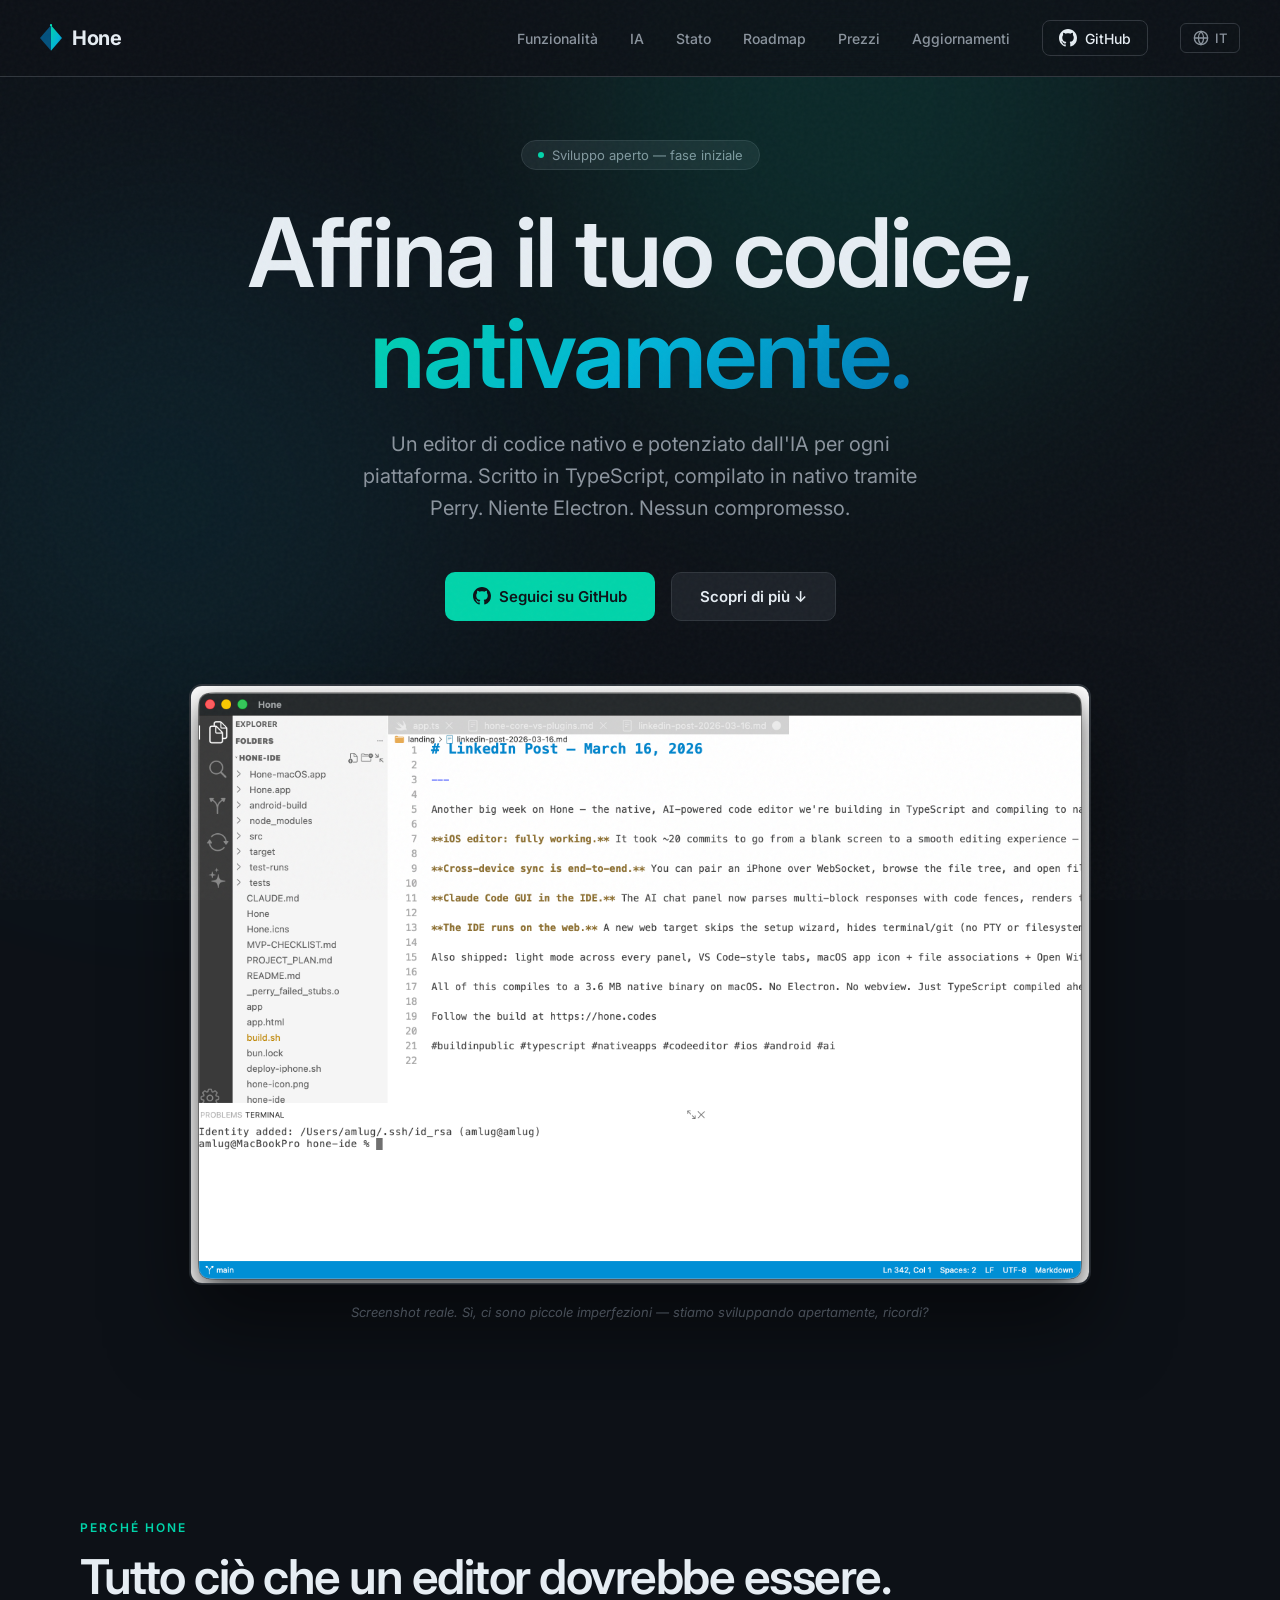
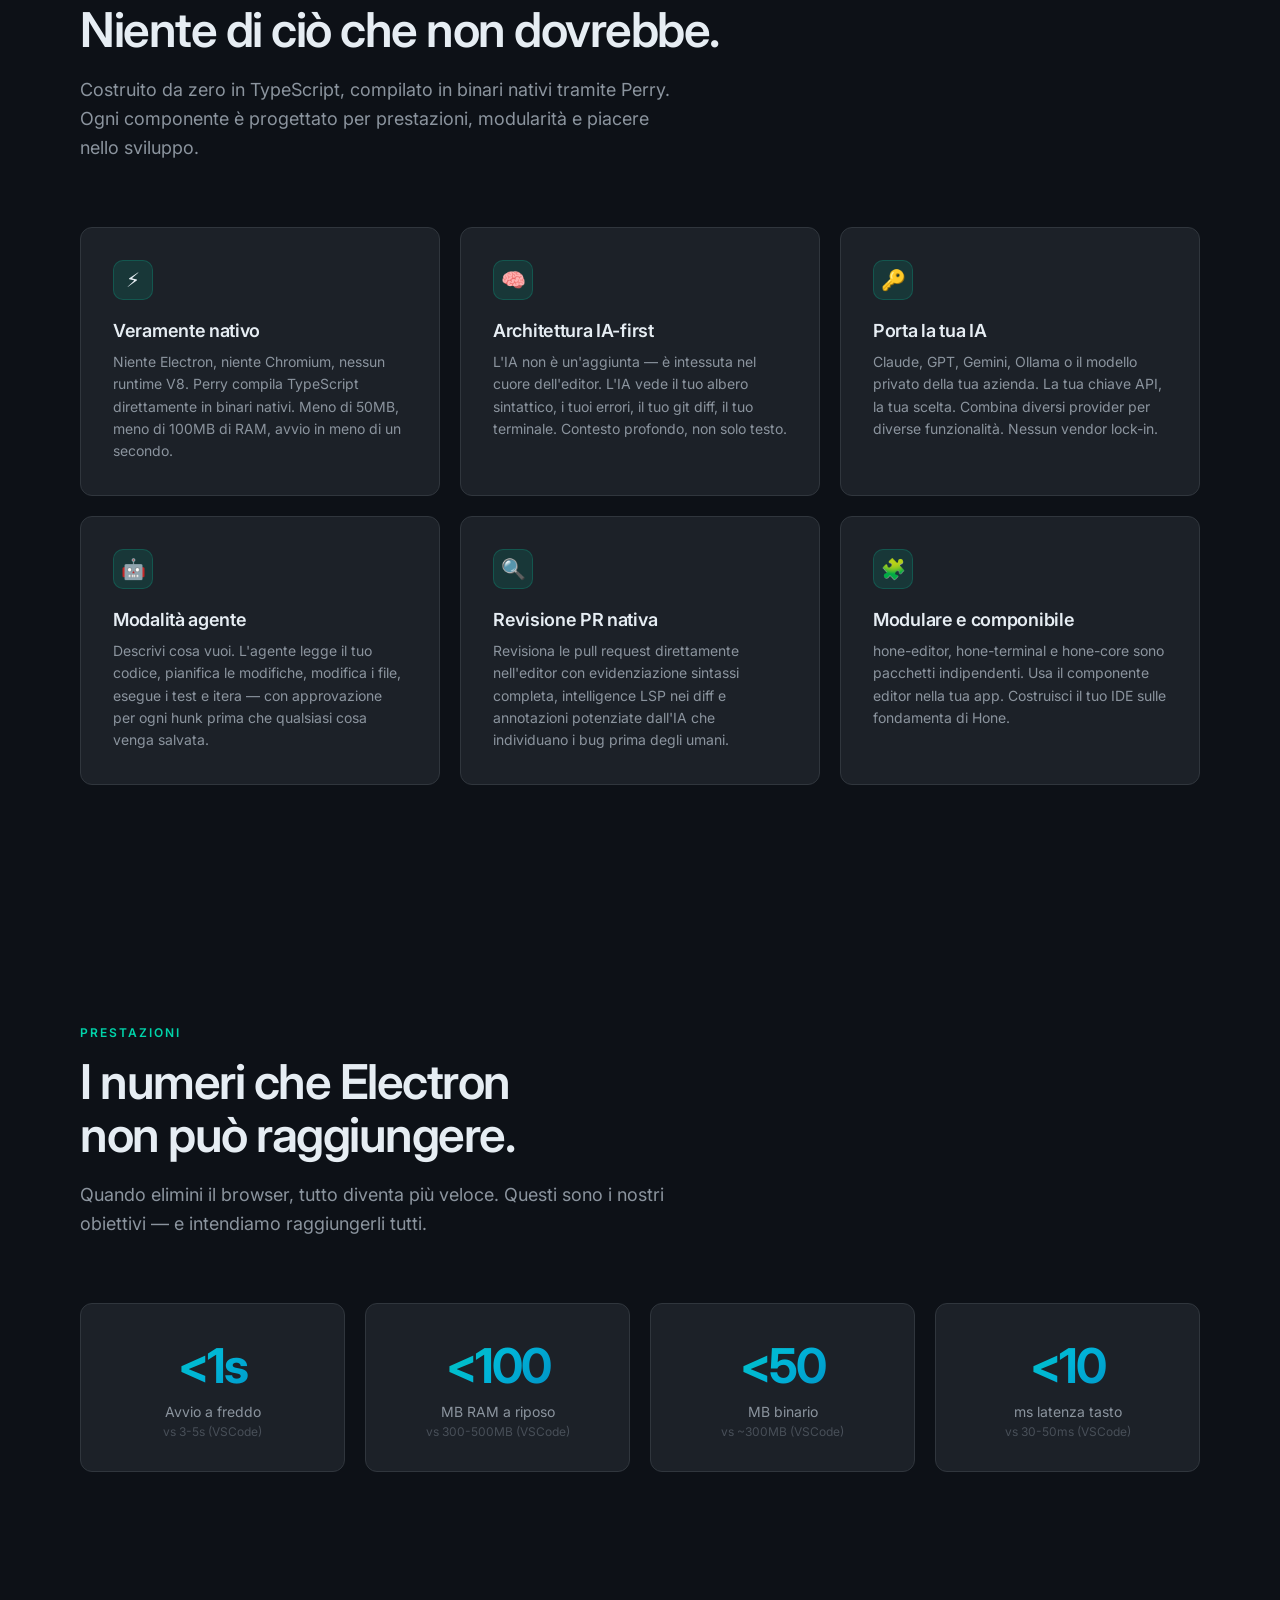
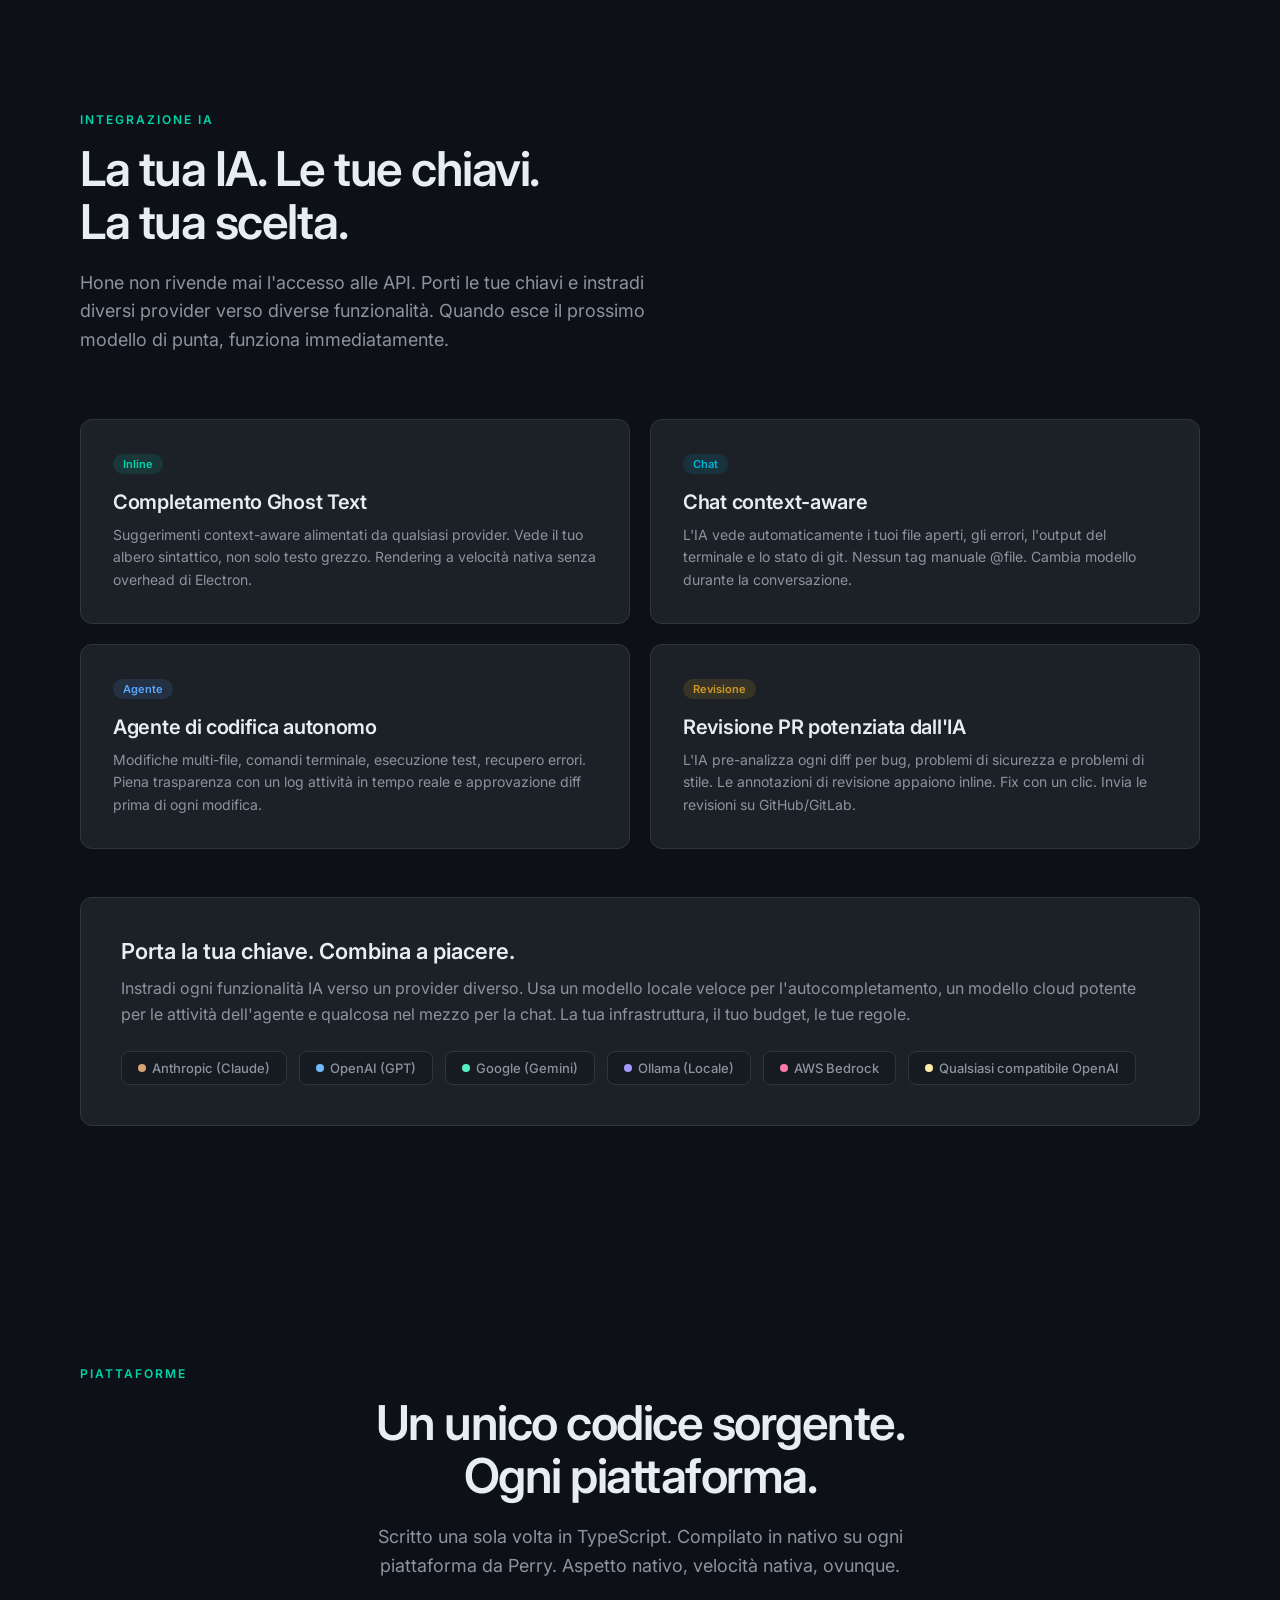
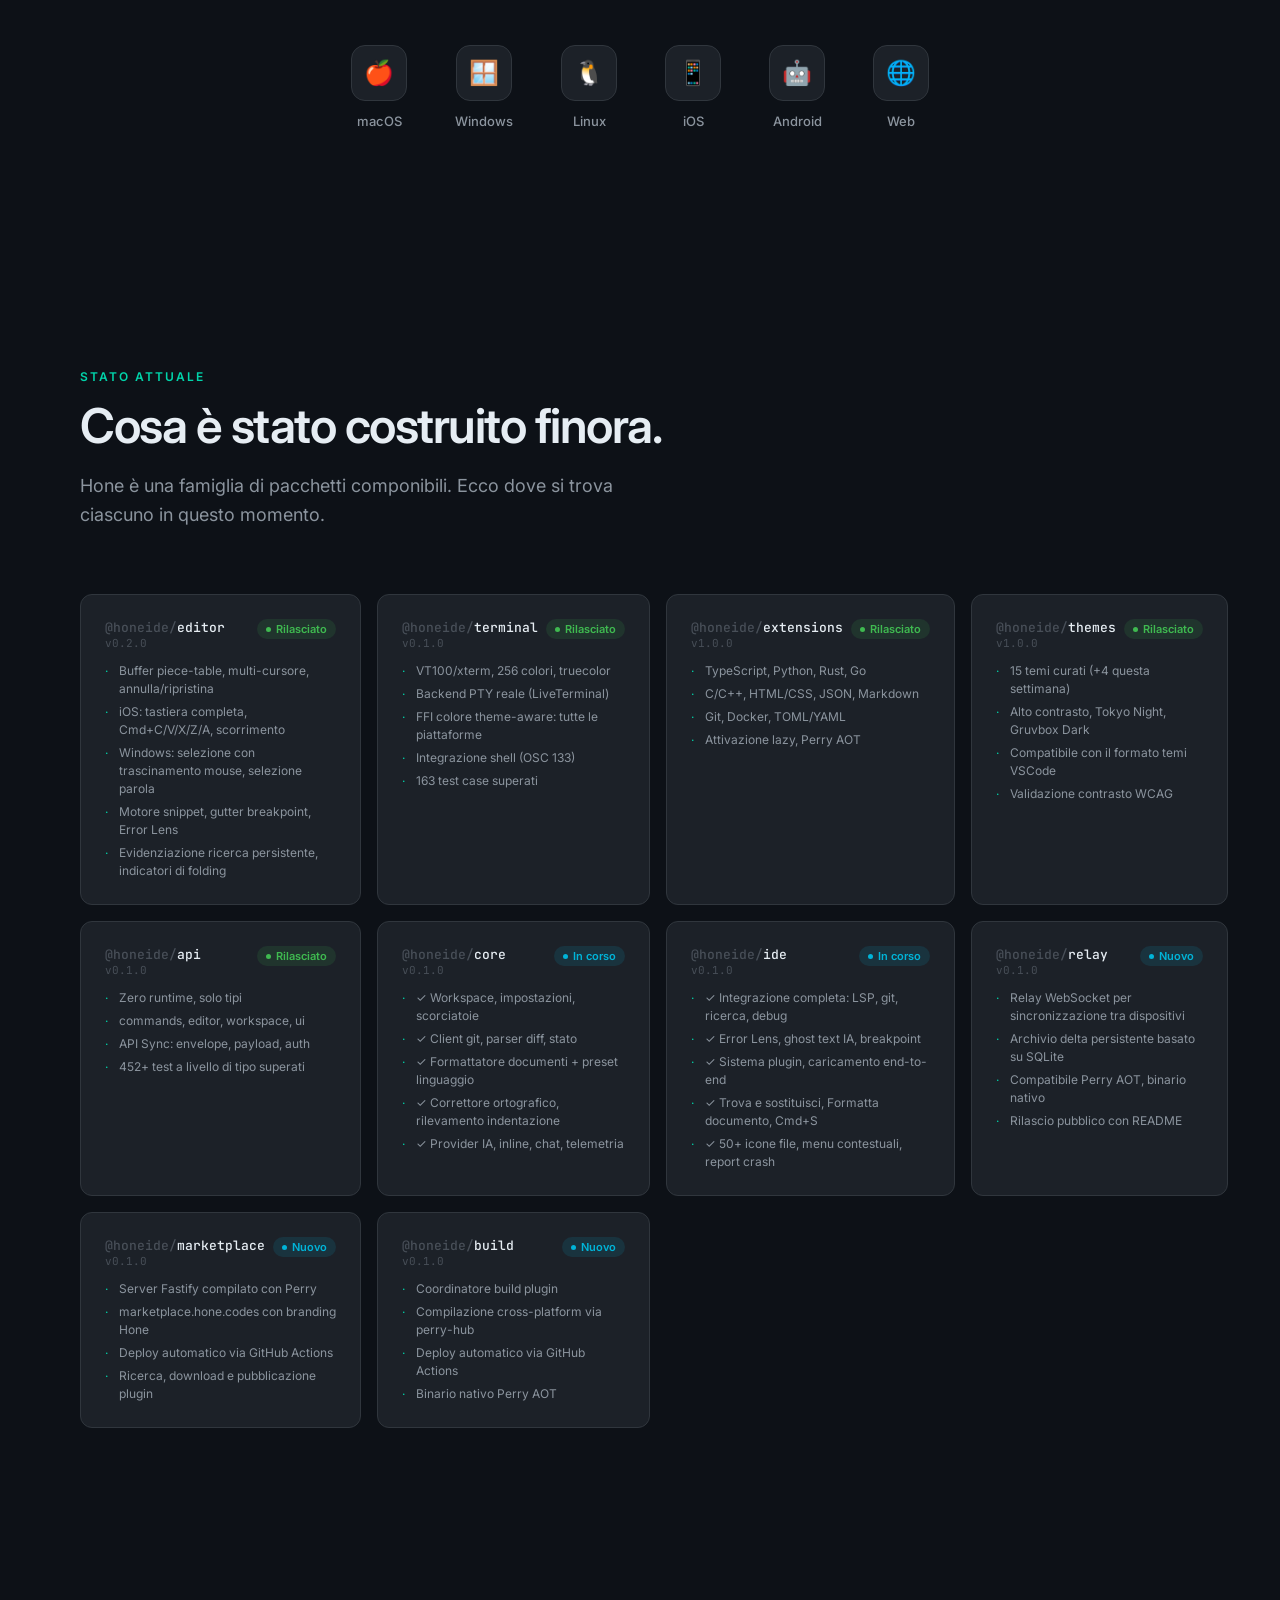
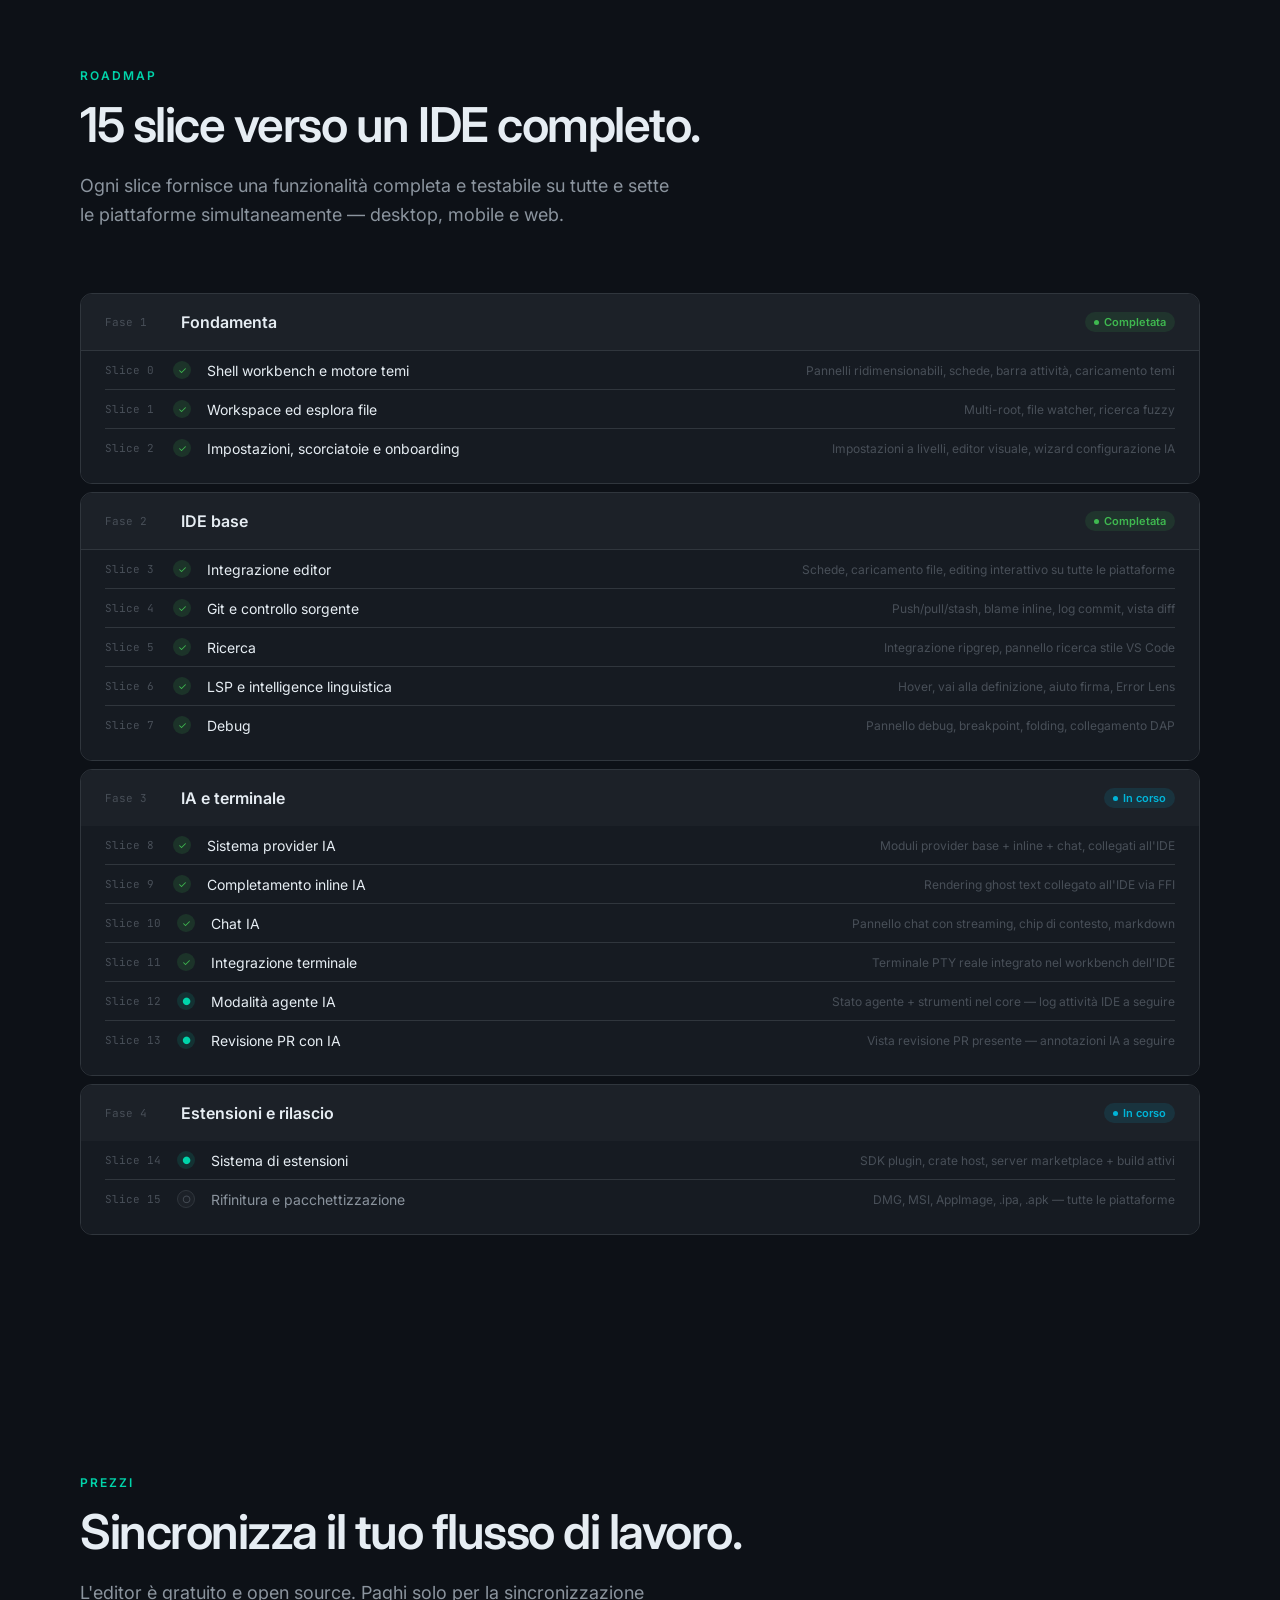
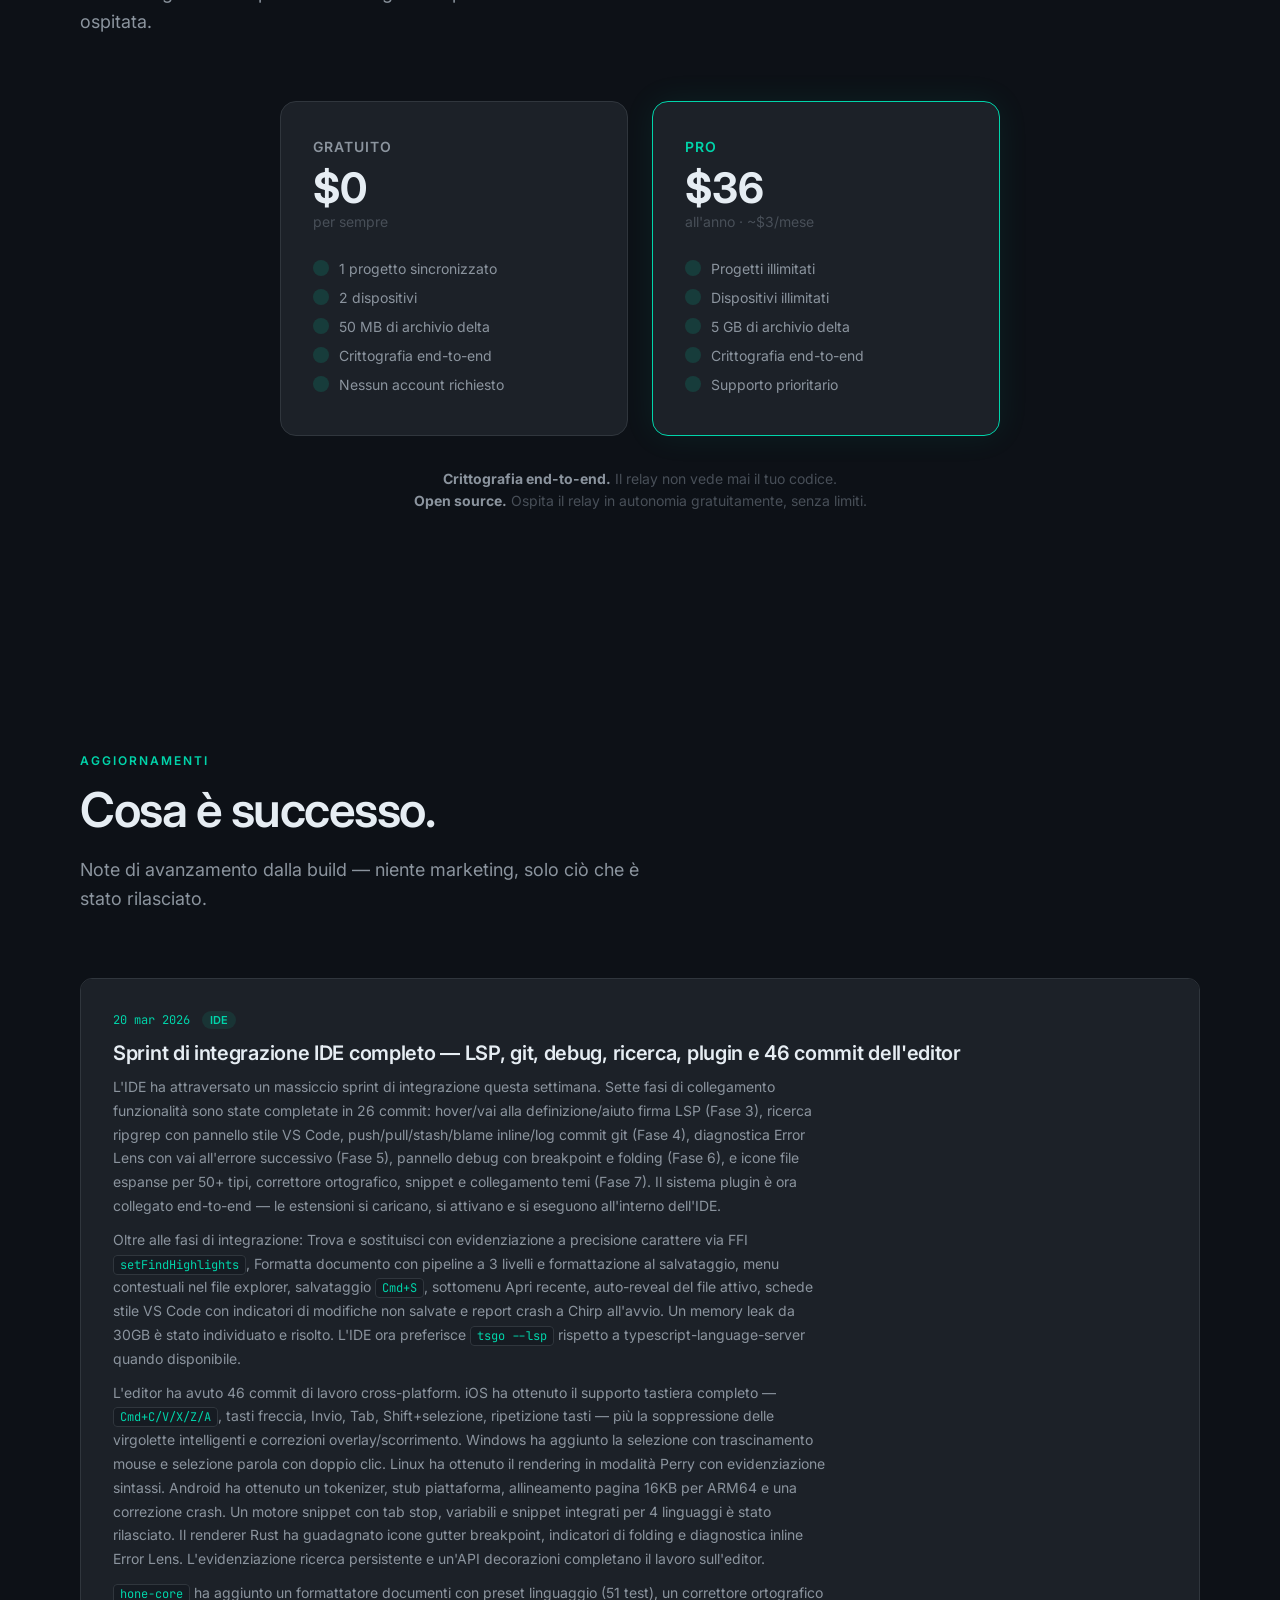
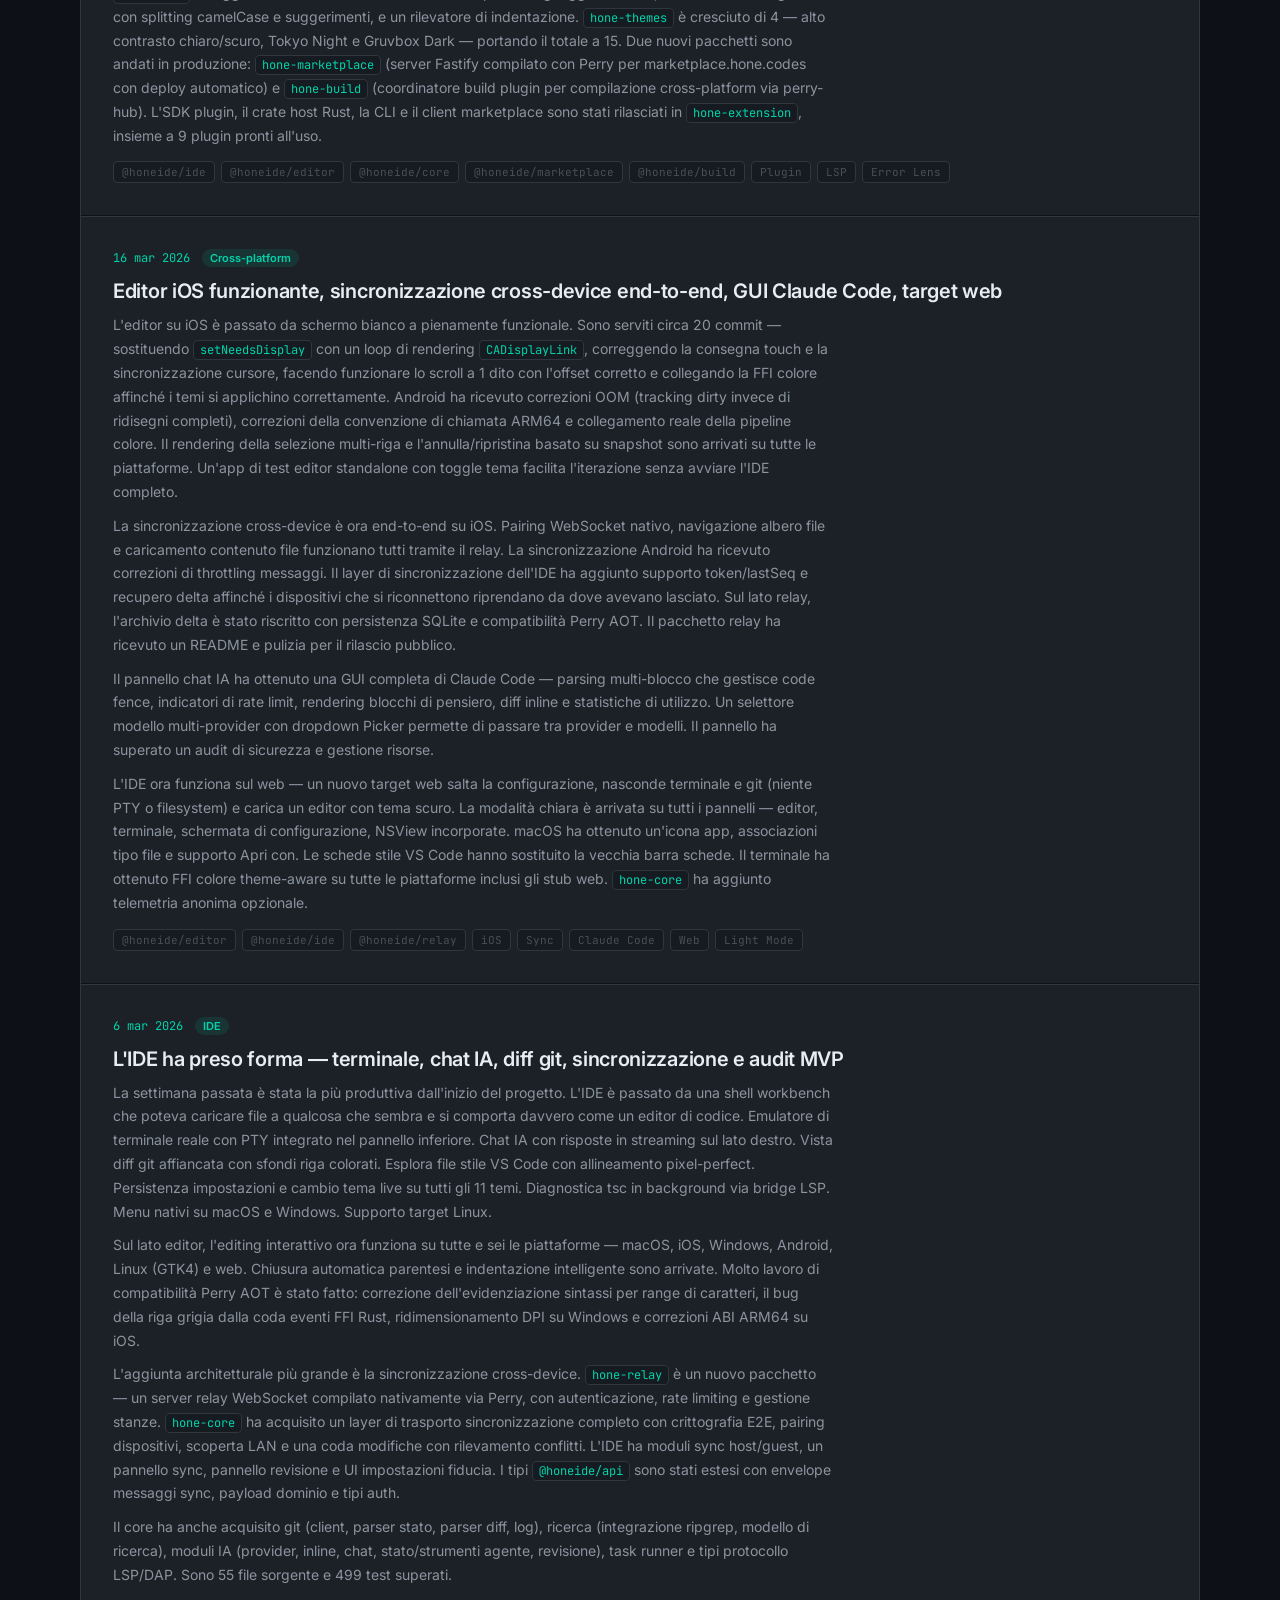
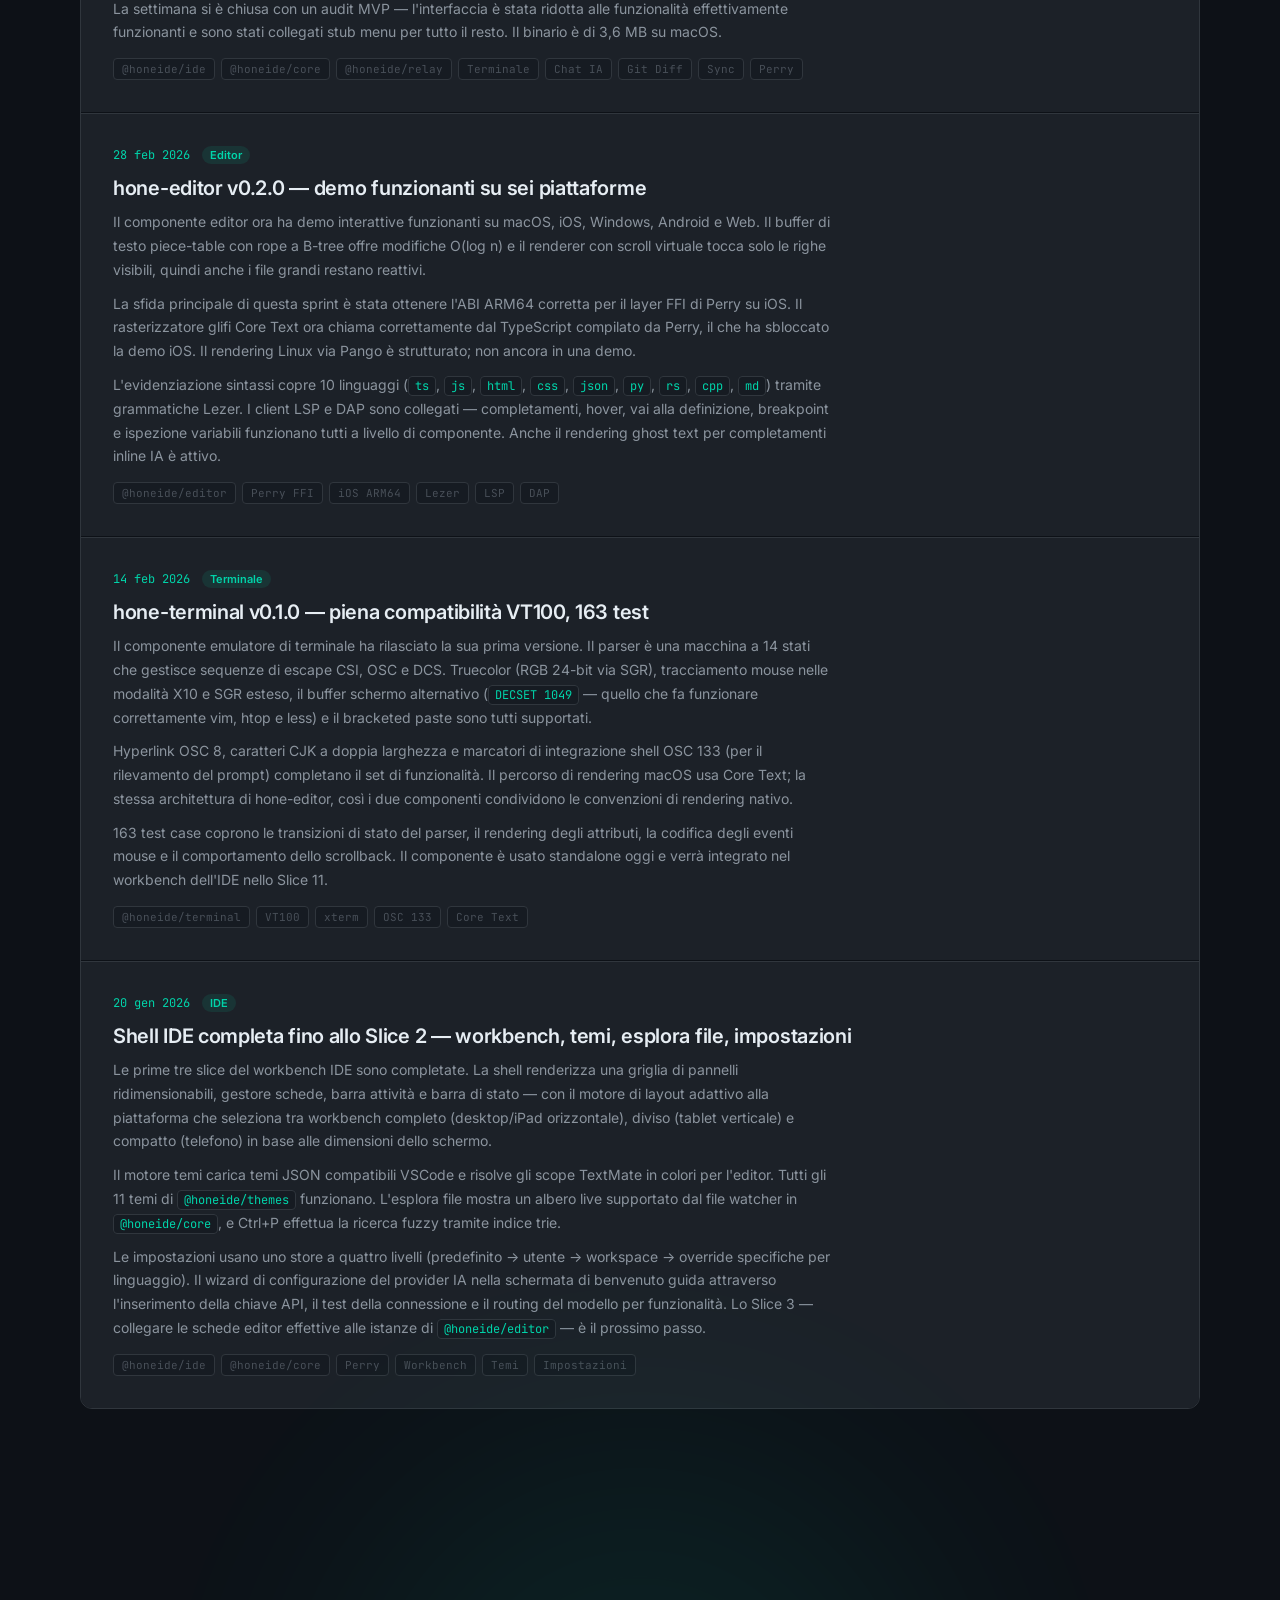
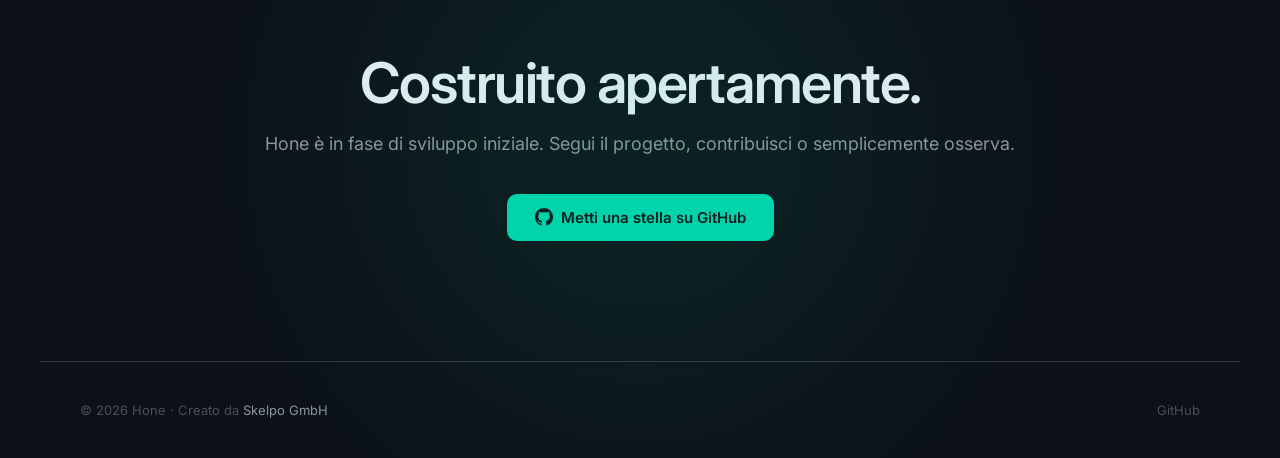
<file: it/index.html>
<!DOCTYPE html>
<html lang="it">
<head>
    <meta charset="UTF-8">
    <meta name="viewport" content="width=device-width, initial-scale=1.0">
    <title>Hone — Affina il tuo codice, nativamente.</title>
    <meta name="description" content="Un editor di codice nativo e potenziato dall'IA per ogni piattaforma. Scritto in TypeScript, compilato in nativo tramite Perry. Niente Electron. Nessun compromesso.">
    <link rel="canonical" href="https://hone.codes/it/">
    <meta name="theme-color" content="#0D1117">
    <meta name="author" content="Skelpo GmbH">
    <meta name="robots" content="index, follow">

    <!-- Hreflang -->
    <link rel="alternate" hreflang="en" href="https://hone.codes/">
    <link rel="alternate" hreflang="de" href="https://hone.codes/de/">
    <link rel="alternate" hreflang="ja" href="https://hone.codes/ja/">
    <link rel="alternate" hreflang="zh-Hans" href="https://hone.codes/zh-Hans/">
    <link rel="alternate" hreflang="es" href="https://hone.codes/es/">
    <link rel="alternate" hreflang="fr" href="https://hone.codes/fr/">
    <link rel="alternate" hreflang="pt" href="https://hone.codes/pt/">
    <link rel="alternate" hreflang="ko" href="https://hone.codes/ko/">
    <link rel="alternate" hreflang="it" href="https://hone.codes/it/">
    <link rel="alternate" hreflang="tr" href="https://hone.codes/tr/">
    <link rel="alternate" hreflang="th" href="https://hone.codes/th/">
    <link rel="alternate" hreflang="id" href="https://hone.codes/id/">
    <link rel="alternate" hreflang="vi" href="https://hone.codes/vi/">
    <link rel="alternate" hreflang="x-default" href="https://hone.codes/">

    <!-- Favicon -->
    <link rel="icon" type="image/png" sizes="32x32" href="[data-uri]">

    <!-- Open Graph -->
    <meta property="og:type" content="website">
    <meta property="og:url" content="https://hone.codes/it/">
    <meta property="og:title" content="Hone — Affina il tuo codice, nativamente.">
    <meta property="og:description" content="Un editor di codice nativo e potenziato dall'IA per ogni piattaforma. Scritto in TypeScript, compilato in nativo tramite Perry. Niente Electron. Nessun compromesso.">
    <meta property="og:image" content="https://hone.codes/og-image.png">
    <meta property="og:image:width" content="1200">
    <meta property="og:image:height" content="630">
    <meta property="og:image:alt" content="Hone — Editor di codice nativo">
    <meta property="og:site_name" content="Hone">

    <!-- Twitter Card -->
    <meta name="twitter:card" content="summary_large_image">
    <meta name="twitter:title" content="Hone — Affina il tuo codice, nativamente.">
    <meta name="twitter:description" content="Un editor di codice nativo e potenziato dall'IA per ogni piattaforma. Scritto in TypeScript, compilato in nativo tramite Perry. Niente Electron. Nessun compromesso.">
    <meta name="twitter:image" content="https://hone.codes/og-image.png">

    <!-- Structured Data -->
    <script type="application/ld+json">
    {
        "@context": "https://schema.org",
        "@type": "SoftwareApplication",
        "name": "Hone",
        "description": "Un editor di codice nativo e potenziato dall'IA per ogni piattaforma. Scritto in TypeScript, compilato in nativo tramite Perry.",
        "url": "https://hone.codes/",
        "applicationCategory": "DeveloperApplication",
        "operatingSystem": "macOS, Windows, Linux, iOS, Android, Web",
        "offers": [
            {
                "@type": "Offer",
                "price": "0",
                "priceCurrency": "USD",
                "description": "Gratuito — 1 progetto sincronizzato, 2 dispositivi"
            },
            {
                "@type": "Offer",
                "price": "36",
                "priceCurrency": "USD",
                "description": "Pro — Progetti illimitati, dispositivi illimitati",
                "billingIncrement": "P1Y"
            }
        ],
        "author": {
            "@type": "Organization",
            "name": "Skelpo GmbH",
            "url": "https://skelpo.com"
        }
    }
    </script>

    <link rel="preconnect" href="https://fonts.googleapis.com">
    <link rel="preconnect" href="https://fonts.gstatic.com" crossorigin>
    <link href="https://fonts.googleapis.com/css2?family=Inter:wght@400;500;600;700&family=JetBrains+Mono:wght@400;500;700&display=swap" rel="stylesheet">
    <link rel="stylesheet" href="/style.css">
</head>
<body>

<nav>
    <a href="/it/" class="nav-logo">
        <div class="nav-logo-icon">
            <svg width="22" height="28" viewBox="0 0 48 56" xmlns="http://www.w3.org/2000/svg">
                <defs>
                    <linearGradient id="nav-mark-grad" x1="0%" y1="0%" x2="100%" y2="100%">
                        <stop offset="0%" stop-color="#00D4AA"/>
                        <stop offset="60%" stop-color="#00B4D8"/>
                        <stop offset="100%" stop-color="#0077B6"/>
                    </linearGradient>
                    <linearGradient id="nav-edge-grad" x1="0%" y1="0%" x2="100%" y2="0%">
                        <stop offset="0%" stop-color="#00FFD0"/>
                        <stop offset="100%" stop-color="#00D4AA"/>
                    </linearGradient>
                    <filter id="nav-glow">
                        <feGaussianBlur stdDeviation="1.5" result="blur"/>
                        <feMerge><feMergeNode in="blur"/><feMergeNode in="SourceGraphic"/></feMerge>
                    </filter>
                </defs>
                <polygon points="24,0 0,28 24,56" fill="#0077B6" opacity="0.65"/>
                <polygon points="24,0 48,28 24,56" fill="url(#nav-mark-grad)"/>
                <line x1="24" y1="0" x2="24" y2="56" stroke="url(#nav-edge-grad)" stroke-width="1.5" filter="url(#nav-glow)" opacity="0.9"/>
                <circle cx="24" cy="0" r="2.5" fill="#00FFD0" opacity="0.85"/>
            </svg>
        </div>
        <span class="nav-logo-text">Hone</span>
    </a>
    <div class="nav-links">
        <a href="#features">Funzionalit&agrave;</a>
        <a href="#ai">IA</a>
        <a href="#status">Stato</a>
        <a href="#roadmap">Roadmap</a>
        <a href="#pricing">Prezzi</a>
        <a href="#updates">Aggiornamenti</a>
        <a href="https://github.com/HoneIDE" target="_blank" class="nav-github">
            <svg viewBox="0 0 16 16"><path d="M8 0C3.58 0 0 3.58 0 8c0 3.54 2.29 6.53 5.47 7.59.4.07.55-.17.55-.38 0-.19-.01-.82-.01-1.49-2.01.37-2.53-.49-2.69-.94-.09-.23-.48-.94-.82-1.13-.28-.15-.68-.52-.01-.53.63-.01 1.08.58 1.23.82.72 1.21 1.87.87 2.33.66.07-.52.28-.87.51-1.07-1.78-.2-3.64-.89-3.64-3.95 0-.87.31-1.59.82-2.15-.08-.2-.36-1.02.08-2.12 0 0 .67-.21 2.2.82.64-.18 1.32-.27 2-.27.68 0 1.36.09 2 .27 1.53-1.04 2.2-.82 2.2-.82.44 1.1.16 1.92.08 2.12.51.56.82 1.27.82 2.15 0 3.07-1.87 3.75-3.65 3.95.29.25.54.73.54 1.48 0 1.07-.01 1.93-.01 2.2 0 .21.15.46.55.38A8.013 8.013 0 0016 8c0-4.42-3.58-8-8-8z"/></svg>
            GitHub
        </a>
        <div class="lang-picker">
            <button class="lang-picker-btn">
                <svg viewBox="0 0 24 24" fill="none" stroke="currentColor" stroke-width="2"><circle cx="12" cy="12" r="10"/><path d="M2 12h20M12 2a15.3 15.3 0 0 1 4 10 15.3 15.3 0 0 1-4 10 15.3 15.3 0 0 1-4-10 15.3 15.3 0 0 1 4-10z"/></svg>
                IT
            </button>
            <div class="lang-dropdown">
                <a href="/">English</a>
                <a href="/de/">Deutsch</a>
                <a href="/ja/">日本語</a>
                <a href="/zh-Hans/">中文</a>
                <a href="/es/">Español</a>
                <a href="/fr/">Français</a>
                <a href="/pt/">Português</a>
                <a href="/ko/">한국어</a>
                <a href="/it/" class="active">Italiano</a>
                <a href="/tr/">Türkçe</a>
                <a href="/th/">ไทย</a>
                <a href="/id/">Indonesia</a>
                <a href="/vi/">Tiếng Việt</a>
            </div>
        </div>
    </div>
</nav>

<!-- ===== HERO ===== -->
<section class="hero">
    <div class="glow-orb green"></div>
    <div class="glow-orb blue"></div>

    <div class="hero-badge">
        <span class="dot"></span>
        Sviluppo aperto — fase iniziale
    </div>

    <h1>Affina il tuo codice,<br><span class="highlight">nativamente.</span></h1>

    <p class="hero-sub">
        Un editor di codice nativo e potenziato dall'IA per ogni piattaforma. Scritto in TypeScript, compilato in nativo tramite Perry. Niente Electron. Nessun compromesso.
    </p>

    <div class="hero-cta">
        <a href="https://github.com/HoneIDE" target="_blank" class="btn btn-primary">
            <svg width="18" height="18" viewBox="0 0 16 16" fill="currentColor"><path d="M8 0C3.58 0 0 3.58 0 8c0 3.54 2.29 6.53 5.47 7.59.4.07.55-.17.55-.38 0-.19-.01-.82-.01-1.49-2.01.37-2.53-.49-2.69-.94-.09-.23-.48-.94-.82-1.13-.28-.15-.68-.52-.01-.53.63-.01 1.08.58 1.23.82.72 1.21 1.87.87 2.33.66.07-.52.28-.87.51-1.07-1.78-.2-3.64-.89-3.64-3.95 0-.87.31-1.59.82-2.15-.08-.2-.36-1.02.08-2.12 0 0 .67-.21 2.2.82.64-.18 1.32-.27 2-.27.68 0 1.36.09 2 .27 1.53-1.04 2.2-.82 2.2-.82.44 1.1.16 1.92.08 2.12.51.56.82 1.27.82 2.15 0 3.07-1.87 3.75-3.65 3.95.29.25.54.73.54 1.48 0 1.07-.01 1.93-.01 2.2 0 .21.15.46.55.38A8.013 8.013 0 0016 8c0-4.42-3.58-8-8-8z"/></svg>
            Seguici su GitHub
        </a>
        <a href="#features" class="btn btn-secondary">
            Scopri di pi&ugrave; &darr;
        </a>
    </div>

    <!-- Real screenshot -->
    <div class="screenshot-wrapper">
        <img src="/screenshot.png" alt="Hone IDE in esecuzione su macOS — esplora file, editor con evidenziazione sintassi, terminale e schede" class="hero-screenshot">
        <p class="screenshot-caption">Screenshot reale. S&igrave;, ci sono piccole imperfezioni — stiamo sviluppando apertamente, ricordi?</p>
    </div>
</section>

<!-- ===== FEATURES ===== -->
<section class="section fade-in" id="features">
    <div class="section-label">Perch&eacute; Hone</div>
    <h2 class="section-title">Tutto ci&ograve; che un editor dovrebbe essere.<br>Niente di ci&ograve; che non dovrebbe.</h2>
    <p class="section-desc">
        Costruito da zero in TypeScript, compilato in binari nativi tramite Perry. Ogni componente &egrave; progettato per prestazioni, modularit&agrave; e piacere nello sviluppo.
    </p>

    <div class="features-grid">
        <div class="feature-card">
            <div class="feature-icon">⚡</div>
            <h3>Veramente nativo</h3>
            <p>Niente Electron, niente Chromium, nessun runtime V8. Perry compila TypeScript direttamente in binari nativi. Meno di 50MB, meno di 100MB di RAM, avvio in meno di un secondo.</p>
        </div>
        <div class="feature-card">
            <div class="feature-icon">🧠</div>
            <h3>Architettura IA-first</h3>
            <p>L'IA non &egrave; un'aggiunta — &egrave; intessuta nel cuore dell'editor. L'IA vede il tuo albero sintattico, i tuoi errori, il tuo git diff, il tuo terminale. Contesto profondo, non solo testo.</p>
        </div>
        <div class="feature-card">
            <div class="feature-icon">🔑</div>
            <h3>Porta la tua IA</h3>
            <p>Claude, GPT, Gemini, Ollama o il modello privato della tua azienda. La tua chiave API, la tua scelta. Combina diversi provider per diverse funzionalit&agrave;. Nessun vendor lock-in.</p>
        </div>
        <div class="feature-card">
            <div class="feature-icon">🤖</div>
            <h3>Modalit&agrave; agente</h3>
            <p>Descrivi cosa vuoi. L'agente legge il tuo codice, pianifica le modifiche, modifica i file, esegue i test e itera — con approvazione per ogni hunk prima che qualsiasi cosa venga salvata.</p>
        </div>
        <div class="feature-card">
            <div class="feature-icon">🔍</div>
            <h3>Revisione PR nativa</h3>
            <p>Revisiona le pull request direttamente nell'editor con evidenziazione sintassi completa, intelligence LSP nei diff e annotazioni potenziate dall'IA che individuano i bug prima degli umani.</p>
        </div>
        <div class="feature-card">
            <div class="feature-icon">🧩</div>
            <h3>Modulare e componibile</h3>
            <p>hone-editor, hone-terminal e hone-core sono pacchetti indipendenti. Usa il componente editor nella tua app. Costruisci il tuo IDE sulle fondamenta di Hone.</p>
        </div>
    </div>
</section>

<!-- ===== PERFORMANCE ===== -->
<section class="section fade-in" id="performance">
    <div class="section-label">Prestazioni</div>
    <h2 class="section-title">I numeri che Electron<br>non pu&ograve; raggiungere.</h2>
    <p class="section-desc">
        Quando elimini il browser, tutto diventa pi&ugrave; veloce. Questi sono i nostri obiettivi — e intendiamo raggiungerli tutti.
    </p>

    <div class="perf-grid">
        <div class="perf-card">
            <div class="perf-value">&lt;1s</div>
            <div class="perf-label">Avvio a freddo</div>
            <div class="perf-compare">vs 3-5s (VSCode)</div>
        </div>
        <div class="perf-card">
            <div class="perf-value">&lt;100</div>
            <div class="perf-label">MB RAM a riposo</div>
            <div class="perf-compare">vs 300-500MB (VSCode)</div>
        </div>
        <div class="perf-card">
            <div class="perf-value">&lt;50</div>
            <div class="perf-label">MB binario</div>
            <div class="perf-compare">vs ~300MB (VSCode)</div>
        </div>
        <div class="perf-card">
            <div class="perf-value">&lt;10</div>
            <div class="perf-label">ms latenza tasto</div>
            <div class="perf-compare">vs 30-50ms (VSCode)</div>
        </div>
    </div>
</section>

<!-- ===== AI ===== -->
<section class="section fade-in" id="ai">
    <div class="section-label">Integrazione IA</div>
    <h2 class="section-title">La tua IA. Le tue chiavi.<br>La tua scelta.</h2>
    <p class="section-desc">
        Hone non rivende mai l'accesso alle API. Porti le tue chiavi e instradi diversi provider verso diverse funzionalit&agrave;. Quando esce il prossimo modello di punta, funziona immediatamente.
    </p>

    <div class="ai-features">
        <div class="ai-feature-card">
            <span class="tag tag-green">Inline</span>
            <h3>Completamento Ghost Text</h3>
            <p>Suggerimenti context-aware alimentati da qualsiasi provider. Vede il tuo albero sintattico, non solo testo grezzo. Rendering a velocit&agrave; nativa senza overhead di Electron.</p>
        </div>
        <div class="ai-feature-card">
            <span class="tag tag-blue">Chat</span>
            <h3>Chat context-aware</h3>
            <p>L'IA vede automaticamente i tuoi file aperti, gli errori, l'output del terminale e lo stato di git. Nessun tag manuale @file. Cambia modello durante la conversazione.</p>
        </div>
        <div class="ai-feature-card">
            <span class="tag tag-purple">Agente</span>
            <h3>Agente di codifica autonomo</h3>
            <p>Modifiche multi-file, comandi terminale, esecuzione test, recupero errori. Piena trasparenza con un log attivit&agrave; in tempo reale e approvazione diff prima di ogni modifica.</p>
        </div>
        <div class="ai-feature-card">
            <span class="tag tag-yellow">Revisione</span>
            <h3>Revisione PR potenziata dall'IA</h3>
            <p>L'IA pre-analizza ogni diff per bug, problemi di sicurezza e problemi di stile. Le annotazioni di revisione appaiono inline. Fix con un clic. Invia le revisioni su GitHub/GitLab.</p>
        </div>
    </div>

    <div class="byok-block">
        <h3>Porta la tua chiave. Combina a piacere.</h3>
        <p>Instradi ogni funzionalit&agrave; IA verso un provider diverso. Usa un modello locale veloce per l'autocompletamento, un modello cloud potente per le attivit&agrave; dell'agente e qualcosa nel mezzo per la chat. La tua infrastruttura, il tuo budget, le tue regole.</p>
        <div class="provider-logos">
            <div class="provider-pill"><span class="provider-dot" style="background:#d4a574"></span> Anthropic (Claude)</div>
            <div class="provider-pill"><span class="provider-dot" style="background:#74b9ff"></span> OpenAI (GPT)</div>
            <div class="provider-pill"><span class="provider-dot" style="background:#55efc4"></span> Google (Gemini)</div>
            <div class="provider-pill"><span class="provider-dot" style="background:#a29bfe"></span> Ollama (Locale)</div>
            <div class="provider-pill"><span class="provider-dot" style="background:#fd79a8"></span> AWS Bedrock</div>
            <div class="provider-pill"><span class="provider-dot" style="background:#ffeaa7"></span> Qualsiasi compatibile OpenAI</div>
        </div>
    </div>
</section>

<!-- ===== PLATFORMS ===== -->
<section class="section fade-in" id="platforms">
    <div class="section-label">Piattaforme</div>
    <h2 class="section-title" style="text-align:center;">Un unico codice sorgente.<br>Ogni piattaforma.</h2>
    <p class="section-desc" style="text-align:center; margin-left:auto; margin-right:auto;">
        Scritto una sola volta in TypeScript. Compilato in nativo su ogni piattaforma da Perry. Aspetto nativo, velocit&agrave; nativa, ovunque.
    </p>

    <div class="platforms-row">
        <div class="platform-item">
            <div class="platform-icon">🍎</div>
            <span class="platform-label">macOS</span>
        </div>
        <div class="platform-item">
            <div class="platform-icon">🪟</div>
            <span class="platform-label">Windows</span>
        </div>
        <div class="platform-item">
            <div class="platform-icon">🐧</div>
            <span class="platform-label">Linux</span>
        </div>
        <div class="platform-item">
            <div class="platform-icon">📱</div>
            <span class="platform-label">iOS</span>
        </div>
        <div class="platform-item">
            <div class="platform-icon">🤖</div>
            <span class="platform-label">Android</span>
        </div>
        <div class="platform-item">
            <div class="platform-icon">🌐</div>
            <span class="platform-label">Web</span>
        </div>
    </div>
</section>

<!-- ===== STATUS ===== -->
<section class="section fade-in" id="status">
    <div class="section-label">Stato attuale</div>
    <h2 class="section-title">Cosa &egrave; stato costruito finora.</h2>
    <p class="section-desc">
        Hone &egrave; una famiglia di pacchetti componibili. Ecco dove si trova ciascuno in questo momento.
    </p>

    <div class="status-grid">
        <div class="status-card">
            <div class="status-card-header">
                <div>
                    <div class="pkg-name"><span class="pkg-scope">@honeide/</span>editor</div>
                    <div class="version-tag">v0.2.0</div>
                </div>
                <span class="status-badge badge-done"><span class="badge-dot"></span>Rilasciato</span>
            </div>
            <ul class="status-card-bullets">
                <li>Buffer piece-table, multi-cursore, annulla/ripristina</li>
                <li>iOS: tastiera completa, Cmd+C/V/X/Z/A, scorrimento</li>
                <li>Windows: selezione con trascinamento mouse, selezione parola</li>
                <li>Motore snippet, gutter breakpoint, Error Lens</li>
                <li>Evidenziazione ricerca persistente, indicatori di folding</li>
            </ul>
        </div>

        <div class="status-card">
            <div class="status-card-header">
                <div>
                    <div class="pkg-name"><span class="pkg-scope">@honeide/</span>terminal</div>
                    <div class="version-tag">v0.1.0</div>
                </div>
                <span class="status-badge badge-done"><span class="badge-dot"></span>Rilasciato</span>
            </div>
            <ul class="status-card-bullets">
                <li>VT100/xterm, 256 colori, truecolor</li>
                <li>Backend PTY reale (LiveTerminal)</li>
                <li>FFI colore theme-aware: tutte le piattaforme</li>
                <li>Integrazione shell (OSC 133)</li>
                <li>163 test case superati</li>
            </ul>
        </div>

        <div class="status-card">
            <div class="status-card-header">
                <div>
                    <div class="pkg-name"><span class="pkg-scope">@honeide/</span>extensions</div>
                    <div class="version-tag">v1.0.0</div>
                </div>
                <span class="status-badge badge-done"><span class="badge-dot"></span>Rilasciato</span>
            </div>
            <ul class="status-card-bullets">
                <li>TypeScript, Python, Rust, Go</li>
                <li>C/C++, HTML/CSS, JSON, Markdown</li>
                <li>Git, Docker, TOML/YAML</li>
                <li>Attivazione lazy, Perry AOT</li>
            </ul>
        </div>

        <div class="status-card">
            <div class="status-card-header">
                <div>
                    <div class="pkg-name"><span class="pkg-scope">@honeide/</span>themes</div>
                    <div class="version-tag">v1.0.0</div>
                </div>
                <span class="status-badge badge-done"><span class="badge-dot"></span>Rilasciato</span>
            </div>
            <ul class="status-card-bullets">
                <li>15 temi curati (+4 questa settimana)</li>
                <li>Alto contrasto, Tokyo Night, Gruvbox Dark</li>
                <li>Compatibile con il formato temi VSCode</li>
                <li>Validazione contrasto WCAG</li>
            </ul>
        </div>

        <div class="status-card">
            <div class="status-card-header">
                <div>
                    <div class="pkg-name"><span class="pkg-scope">@honeide/</span>api</div>
                    <div class="version-tag">v0.1.0</div>
                </div>
                <span class="status-badge badge-done"><span class="badge-dot"></span>Rilasciato</span>
            </div>
            <ul class="status-card-bullets">
                <li>Zero runtime, solo tipi</li>
                <li>commands, editor, workspace, ui</li>
                <li>API Sync: envelope, payload, auth</li>
                <li>452+ test a livello di tipo superati</li>
            </ul>
        </div>

        <div class="status-card">
            <div class="status-card-header">
                <div>
                    <div class="pkg-name"><span class="pkg-scope">@honeide/</span>core</div>
                    <div class="version-tag">v0.1.0</div>
                </div>
                <span class="status-badge badge-active"><span class="badge-dot"></span>In corso</span>
            </div>
            <ul class="status-card-bullets">
                <li>&#10003; Workspace, impostazioni, scorciatoie</li>
                <li>&#10003; Client git, parser diff, stato</li>
                <li>&#10003; Formattatore documenti + preset linguaggio</li>
                <li>&#10003; Correttore ortografico, rilevamento indentazione</li>
                <li>&#10003; Provider IA, inline, chat, telemetria</li>
            </ul>
        </div>

        <div class="status-card">
            <div class="status-card-header">
                <div>
                    <div class="pkg-name"><span class="pkg-scope">@honeide/</span>ide</div>
                    <div class="version-tag">v0.1.0</div>
                </div>
                <span class="status-badge badge-active"><span class="badge-dot"></span>In corso</span>
            </div>
            <ul class="status-card-bullets">
                <li>&#10003; Integrazione completa: LSP, git, ricerca, debug</li>
                <li>&#10003; Error Lens, ghost text IA, breakpoint</li>
                <li>&#10003; Sistema plugin, caricamento end-to-end</li>
                <li>&#10003; Trova e sostituisci, Formatta documento, Cmd+S</li>
                <li>&#10003; 50+ icone file, menu contestuali, report crash</li>
            </ul>
        </div>

        <div class="status-card">
            <div class="status-card-header">
                <div>
                    <div class="pkg-name"><span class="pkg-scope">@honeide/</span>relay</div>
                    <div class="version-tag">v0.1.0</div>
                </div>
                <span class="status-badge badge-active"><span class="badge-dot"></span>Nuovo</span>
            </div>
            <ul class="status-card-bullets">
                <li>Relay WebSocket per sincronizzazione tra dispositivi</li>
                <li>Archivio delta persistente basato su SQLite</li>
                <li>Compatibile Perry AOT, binario nativo</li>
                <li>Rilascio pubblico con README</li>
            </ul>
        </div>

        <div class="status-card">
            <div class="status-card-header">
                <div>
                    <div class="pkg-name"><span class="pkg-scope">@honeide/</span>marketplace</div>
                    <div class="version-tag">v0.1.0</div>
                </div>
                <span class="status-badge badge-active"><span class="badge-dot"></span>Nuovo</span>
            </div>
            <ul class="status-card-bullets">
                <li>Server Fastify compilato con Perry</li>
                <li>marketplace.hone.codes con branding Hone</li>
                <li>Deploy automatico via GitHub Actions</li>
                <li>Ricerca, download e pubblicazione plugin</li>
            </ul>
        </div>

        <div class="status-card">
            <div class="status-card-header">
                <div>
                    <div class="pkg-name"><span class="pkg-scope">@honeide/</span>build</div>
                    <div class="version-tag">v0.1.0</div>
                </div>
                <span class="status-badge badge-active"><span class="badge-dot"></span>Nuovo</span>
            </div>
            <ul class="status-card-bullets">
                <li>Coordinatore build plugin</li>
                <li>Compilazione cross-platform via perry-hub</li>
                <li>Deploy automatico via GitHub Actions</li>
                <li>Binario nativo Perry AOT</li>
            </ul>
        </div>
    </div>
</section>

<!-- ===== ROADMAP ===== -->
<section class="section fade-in" id="roadmap">
    <div class="section-label">Roadmap</div>
    <h2 class="section-title">15 slice verso un IDE completo.</h2>
    <p class="section-desc">
        Ogni slice fornisce una funzionalit&agrave; completa e testabile su tutte e sette le piattaforme simultaneamente — desktop, mobile e web.
    </p>

    <div class="roadmap-phases">

        <div class="phase-block done">
            <div class="phase-header">
                <span class="phase-number">Fase 1</span>
                <span class="phase-title">Fondamenta</span>
                <span class="status-badge badge-done"><span class="badge-dot"></span>Completata</span>
            </div>
            <div class="phase-slices">
                <div class="slice-row">
                    <span class="slice-num">Slice 0</span>
                    <span class="slice-check done">&#10003;</span>
                    <span class="slice-name">Shell workbench e motore temi</span>
                    <span class="slice-detail">Pannelli ridimensionabili, schede, barra attivit&agrave;, caricamento temi</span>
                </div>
                <div class="slice-row">
                    <span class="slice-num">Slice 1</span>
                    <span class="slice-check done">&#10003;</span>
                    <span class="slice-name">Workspace ed esplora file</span>
                    <span class="slice-detail">Multi-root, file watcher, ricerca fuzzy</span>
                </div>
                <div class="slice-row">
                    <span class="slice-num">Slice 2</span>
                    <span class="slice-check done">&#10003;</span>
                    <span class="slice-name">Impostazioni, scorciatoie e onboarding</span>
                    <span class="slice-detail">Impostazioni a livelli, editor visuale, wizard configurazione IA</span>
                </div>
            </div>
        </div>

        <div class="phase-block done">
            <div class="phase-header">
                <span class="phase-number">Fase 2</span>
                <span class="phase-title">IDE base</span>
                <span class="status-badge badge-done"><span class="badge-dot"></span>Completata</span>
            </div>
            <div class="phase-slices">
                <div class="slice-row">
                    <span class="slice-num">Slice 3</span>
                    <span class="slice-check done">&#10003;</span>
                    <span class="slice-name">Integrazione editor</span>
                    <span class="slice-detail">Schede, caricamento file, editing interattivo su tutte le piattaforme</span>
                </div>
                <div class="slice-row">
                    <span class="slice-num">Slice 4</span>
                    <span class="slice-check done">&#10003;</span>
                    <span class="slice-name">Git e controllo sorgente</span>
                    <span class="slice-detail">Push/pull/stash, blame inline, log commit, vista diff</span>
                </div>
                <div class="slice-row">
                    <span class="slice-num">Slice 5</span>
                    <span class="slice-check done">&#10003;</span>
                    <span class="slice-name">Ricerca</span>
                    <span class="slice-detail">Integrazione ripgrep, pannello ricerca stile VS Code</span>
                </div>
                <div class="slice-row">
                    <span class="slice-num">Slice 6</span>
                    <span class="slice-check done">&#10003;</span>
                    <span class="slice-name">LSP e intelligence linguistica</span>
                    <span class="slice-detail">Hover, vai alla definizione, aiuto firma, Error Lens</span>
                </div>
                <div class="slice-row">
                    <span class="slice-num">Slice 7</span>
                    <span class="slice-check done">&#10003;</span>
                    <span class="slice-name">Debug</span>
                    <span class="slice-detail">Pannello debug, breakpoint, folding, collegamento DAP</span>
                </div>
            </div>
        </div>

        <div class="phase-block">
            <div class="phase-header">
                <span class="phase-number">Fase 3</span>
                <span class="phase-title">IA e terminale</span>
                <span class="status-badge badge-active"><span class="badge-dot"></span>In corso</span>
            </div>
            <div class="phase-slices">
                <div class="slice-row">
                    <span class="slice-num">Slice 8</span>
                    <span class="slice-check done">&#10003;</span>
                    <span class="slice-name">Sistema provider IA</span>
                    <span class="slice-detail">Moduli provider base + inline + chat, collegati all'IDE</span>
                </div>
                <div class="slice-row">
                    <span class="slice-num">Slice 9</span>
                    <span class="slice-check done">&#10003;</span>
                    <span class="slice-name">Completamento inline IA</span>
                    <span class="slice-detail">Rendering ghost text collegato all'IDE via FFI</span>
                </div>
                <div class="slice-row">
                    <span class="slice-num">Slice 10</span>
                    <span class="slice-check done">&#10003;</span>
                    <span class="slice-name">Chat IA</span>
                    <span class="slice-detail">Pannello chat con streaming, chip di contesto, markdown</span>
                </div>
                <div class="slice-row">
                    <span class="slice-num">Slice 11</span>
                    <span class="slice-check done">&#10003;</span>
                    <span class="slice-name">Integrazione terminale</span>
                    <span class="slice-detail">Terminale PTY reale integrato nel workbench dell'IDE</span>
                </div>
                <div class="slice-row">
                    <span class="slice-num">Slice 12</span>
                    <span class="slice-check active">&#9679;</span>
                    <span class="slice-name">Modalit&agrave; agente IA</span>
                    <span class="slice-detail">Stato agente + strumenti nel core — log attivit&agrave; IDE a seguire</span>
                </div>
                <div class="slice-row">
                    <span class="slice-num">Slice 13</span>
                    <span class="slice-check active">&#9679;</span>
                    <span class="slice-name">Revisione PR con IA</span>
                    <span class="slice-detail">Vista revisione PR presente — annotazioni IA a seguire</span>
                </div>
            </div>
        </div>

        <div class="phase-block">
            <div class="phase-header">
                <span class="phase-number">Fase 4</span>
                <span class="phase-title">Estensioni e rilascio</span>
                <span class="status-badge badge-active"><span class="badge-dot"></span>In corso</span>
            </div>
            <div class="phase-slices">
                <div class="slice-row">
                    <span class="slice-num">Slice 14</span>
                    <span class="slice-check active">&#9679;</span>
                    <span class="slice-name">Sistema di estensioni</span>
                    <span class="slice-detail">SDK plugin, crate host, server marketplace + build attivi</span>
                </div>
                <div class="slice-row">
                    <span class="slice-num">Slice 15</span>
                    <span class="slice-check planned">&#9675;</span>
                    <span class="slice-name planned">Rifinitura e pacchettizzazione</span>
                    <span class="slice-detail">DMG, MSI, AppImage, .ipa, .apk — tutte le piattaforme</span>
                </div>
            </div>
        </div>

    </div>
</section>

<!-- ===== PRICING ===== -->
<section class="section fade-in" id="pricing">
    <div class="section-label">Prezzi</div>
    <h2 class="section-title">Sincronizza il tuo flusso di lavoro.</h2>
    <p class="section-desc">
        L'editor &egrave; gratuito e open source. Paghi solo per la sincronizzazione ospitata.
    </p>

    <div class="pricing-cards">
        <div class="pricing-card">
            <div class="tier-name">Gratuito</div>
            <div class="price">$0</div>
            <div class="price-period">per sempre</div>
            <ul>
                <li>1 progetto sincronizzato</li>
                <li>2 dispositivi</li>
                <li>50 MB di archivio delta</li>
                <li>Crittografia end-to-end</li>
                <li>Nessun account richiesto</li>
            </ul>
        </div>

        <div class="pricing-card featured">
            <div class="tier-name">Pro</div>
            <div class="price">$36</div>
            <div class="price-period">all'anno &middot; ~$3/mese</div>
            <ul>
                <li>Progetti illimitati</li>
                <li>Dispositivi illimitati</li>
                <li>5 GB di archivio delta</li>
                <li>Crittografia end-to-end</li>
                <li>Supporto prioritario</li>
            </ul>
        </div>
    </div>

    <p class="pricing-note">
        <strong>Crittografia end-to-end.</strong> Il relay non vede mai il tuo codice.<br>
        <strong>Open source.</strong> Ospita il relay in autonomia gratuitamente, senza limiti.
    </p>
</section>

<!-- ===== UPDATES ===== -->
<section class="section fade-in" id="updates">
    <div class="section-label">Aggiornamenti</div>
    <h2 class="section-title">Cosa &egrave; successo.</h2>
    <p class="section-desc">
        Note di avanzamento dalla build — niente marketing, solo ci&ograve; che &egrave; stato rilasciato.
    </p>

    <div class="updates-feed">

        <div class="update-post">
            <div class="update-meta">
                <span class="update-date">20 mar 2026</span>
                <span class="update-tag">IDE</span>
            </div>
            <div class="update-title">Sprint di integrazione IDE completo — LSP, git, debug, ricerca, plugin e 46 commit dell'editor</div>
            <div class="update-body">
                <p>L'IDE ha attraversato un massiccio sprint di integrazione questa settimana. Sette fasi di collegamento funzionalit&agrave; sono state completate in 26 commit: hover/vai alla definizione/aiuto firma LSP (Fase 3), ricerca ripgrep con pannello stile VS Code, push/pull/stash/blame inline/log commit git (Fase 4), diagnostica Error Lens con vai all'errore successivo (Fase 5), pannello debug con breakpoint e folding (Fase 6), e icone file espanse per 50+ tipi, correttore ortografico, snippet e collegamento temi (Fase 7). Il sistema plugin &egrave; ora collegato end-to-end — le estensioni si caricano, si attivano e si eseguono all'interno dell'IDE.</p>
                <p style="margin-top: 10px;">Oltre alle fasi di integrazione: Trova e sostituisci con evidenziazione a precisione carattere via FFI <code>setFindHighlights</code>, Formatta documento con pipeline a 3 livelli e formattazione al salvataggio, menu contestuali nel file explorer, salvataggio <code>Cmd+S</code>, sottomenu Apri recente, auto-reveal del file attivo, schede stile VS Code con indicatori di modifiche non salvate e report crash a Chirp all'avvio. Un memory leak da 30GB &egrave; stato individuato e risolto. L'IDE ora preferisce <code>tsgo --lsp</code> rispetto a typescript-language-server quando disponibile.</p>
                <p style="margin-top: 10px;">L'editor ha avuto 46 commit di lavoro cross-platform. iOS ha ottenuto il supporto tastiera completo — <code>Cmd+C/V/X/Z/A</code>, tasti freccia, Invio, Tab, Shift+selezione, ripetizione tasti — pi&ugrave; la soppressione delle virgolette intelligenti e correzioni overlay/scorrimento. Windows ha aggiunto la selezione con trascinamento mouse e selezione parola con doppio clic. Linux ha ottenuto il rendering in modalit&agrave; Perry con evidenziazione sintassi. Android ha ottenuto un tokenizer, stub piattaforma, allineamento pagina 16KB per ARM64 e una correzione crash. Un motore snippet con tab stop, variabili e snippet integrati per 4 linguaggi &egrave; stato rilasciato. Il renderer Rust ha guadagnato icone gutter breakpoint, indicatori di folding e diagnostica inline Error Lens. L'evidenziazione ricerca persistente e un'API decorazioni completano il lavoro sull'editor.</p>
                <p style="margin-top: 10px;"><code>hone-core</code> ha aggiunto un formattatore documenti con preset linguaggio (51 test), un correttore ortografico con splitting camelCase e suggerimenti, e un rilevatore di indentazione. <code>hone-themes</code> &egrave; cresciuto di 4 — alto contrasto chiaro/scuro, Tokyo Night e Gruvbox Dark — portando il totale a 15. Due nuovi pacchetti sono andati in produzione: <code>hone-marketplace</code> (server Fastify compilato con Perry per marketplace.hone.codes con deploy automatico) e <code>hone-build</code> (coordinatore build plugin per compilazione cross-platform via perry-hub). L'SDK plugin, il crate host Rust, la CLI e il client marketplace sono stati rilasciati in <code>hone-extension</code>, insieme a 9 plugin pronti all'uso.</p>
            </div>
            <div class="update-chips">
                <span class="update-chip">@honeide/ide</span>
                <span class="update-chip">@honeide/editor</span>
                <span class="update-chip">@honeide/core</span>
                <span class="update-chip">@honeide/marketplace</span>
                <span class="update-chip">@honeide/build</span>
                <span class="update-chip">Plugin</span>
                <span class="update-chip">LSP</span>
                <span class="update-chip">Error Lens</span>
            </div>
        </div>

        <div class="update-post">
            <div class="update-meta">
                <span class="update-date">16 mar 2026</span>
                <span class="update-tag">Cross-platform</span>
            </div>
            <div class="update-title">Editor iOS funzionante, sincronizzazione cross-device end-to-end, GUI Claude Code, target web</div>
            <div class="update-body">
                <p>L'editor su iOS &egrave; passato da schermo bianco a pienamente funzionale. Sono serviti circa 20 commit — sostituendo <code>setNeedsDisplay</code> con un loop di rendering <code>CADisplayLink</code>, correggendo la consegna touch e la sincronizzazione cursore, facendo funzionare lo scroll a 1 dito con l'offset corretto e collegando la FFI colore affinch&eacute; i temi si applichino correttamente. Android ha ricevuto correzioni OOM (tracking dirty invece di ridisegni completi), correzioni della convenzione di chiamata ARM64 e collegamento reale della pipeline colore. Il rendering della selezione multi-riga e l'annulla/ripristina basato su snapshot sono arrivati su tutte le piattaforme. Un'app di test editor standalone con toggle tema facilita l'iterazione senza avviare l'IDE completo.</p>
                <p style="margin-top: 10px;">La sincronizzazione cross-device &egrave; ora end-to-end su iOS. Pairing WebSocket nativo, navigazione albero file e caricamento contenuto file funzionano tutti tramite il relay. La sincronizzazione Android ha ricevuto correzioni di throttling messaggi. Il layer di sincronizzazione dell'IDE ha aggiunto supporto token/lastSeq e recupero delta affinch&eacute; i dispositivi che si riconnettono riprendano da dove avevano lasciato. Sul lato relay, l'archivio delta &egrave; stato riscritto con persistenza SQLite e compatibilit&agrave; Perry AOT. Il pacchetto relay ha ricevuto un README e pulizia per il rilascio pubblico.</p>
                <p style="margin-top: 10px;">Il pannello chat IA ha ottenuto una GUI completa di Claude Code — parsing multi-blocco che gestisce code fence, indicatori di rate limit, rendering blocchi di pensiero, diff inline e statistiche di utilizzo. Un selettore modello multi-provider con dropdown Picker permette di passare tra provider e modelli. Il pannello ha superato un audit di sicurezza e gestione risorse.</p>
                <p style="margin-top: 10px;">L'IDE ora funziona sul web — un nuovo target web salta la configurazione, nasconde terminale e git (niente PTY o filesystem) e carica un editor con tema scuro. La modalit&agrave; chiara &egrave; arrivata su tutti i pannelli — editor, terminale, schermata di configurazione, NSView incorporate. macOS ha ottenuto un'icona app, associazioni tipo file e supporto Apri con. Le schede stile VS Code hanno sostituito la vecchia barra schede. Il terminale ha ottenuto FFI colore theme-aware su tutte le piattaforme inclusi gli stub web. <code>hone-core</code> ha aggiunto telemetria anonima opzionale.</p>
            </div>
            <div class="update-chips">
                <span class="update-chip">@honeide/editor</span>
                <span class="update-chip">@honeide/ide</span>
                <span class="update-chip">@honeide/relay</span>
                <span class="update-chip">iOS</span>
                <span class="update-chip">Sync</span>
                <span class="update-chip">Claude Code</span>
                <span class="update-chip">Web</span>
                <span class="update-chip">Light Mode</span>
            </div>
        </div>

        <div class="update-post">
            <div class="update-meta">
                <span class="update-date">6 mar 2026</span>
                <span class="update-tag">IDE</span>
            </div>
            <div class="update-title">L'IDE ha preso forma — terminale, chat IA, diff git, sincronizzazione e audit MVP</div>
            <div class="update-body">
                <p>La settimana passata &egrave; stata la pi&ugrave; produttiva dall'inizio del progetto. L'IDE &egrave; passato da una shell workbench che poteva caricare file a qualcosa che sembra e si comporta davvero come un editor di codice. Emulatore di terminale reale con PTY integrato nel pannello inferiore. Chat IA con risposte in streaming sul lato destro. Vista diff git affiancata con sfondi riga colorati. Esplora file stile VS Code con allineamento pixel-perfect. Persistenza impostazioni e cambio tema live su tutti gli 11 temi. Diagnostica tsc in background via bridge LSP. Menu nativi su macOS e Windows. Supporto target Linux.</p>
                <p style="margin-top: 10px;">Sul lato editor, l'editing interattivo ora funziona su tutte e sei le piattaforme — macOS, iOS, Windows, Android, Linux (GTK4) e web. Chiusura automatica parentesi e indentazione intelligente sono arrivate. Molto lavoro di compatibilit&agrave; Perry AOT &egrave; stato fatto: correzione dell'evidenziazione sintassi per range di caratteri, il bug della riga grigia dalla coda eventi FFI Rust, ridimensionamento DPI su Windows e correzioni ABI ARM64 su iOS.</p>
                <p style="margin-top: 10px;">L'aggiunta architetturale pi&ugrave; grande &egrave; la sincronizzazione cross-device. <code>hone-relay</code> &egrave; un nuovo pacchetto — un server relay WebSocket compilato nativamente via Perry, con autenticazione, rate limiting e gestione stanze. <code>hone-core</code> ha acquisito un layer di trasporto sincronizzazione completo con crittografia E2E, pairing dispositivi, scoperta LAN e una coda modifiche con rilevamento conflitti. L'IDE ha moduli sync host/guest, un pannello sync, pannello revisione e UI impostazioni fiducia. I tipi <code>@honeide/api</code> sono stati estesi con envelope messaggi sync, payload dominio e tipi auth.</p>
                <p style="margin-top: 10px;">Il core ha anche acquisito git (client, parser stato, parser diff, log), ricerca (integrazione ripgrep, modello di ricerca), moduli IA (provider, inline, chat, stato/strumenti agente, revisione), task runner e tipi protocollo LSP/DAP. Sono 55 file sorgente e 499 test superati.</p>
                <p style="margin-top: 10px;">La settimana si &egrave; chiusa con un audit MVP — l'interfaccia &egrave; stata ridotta alle funzionalit&agrave; effettivamente funzionanti e sono stati collegati stub menu per tutto il resto. Il binario &egrave; di 3,6 MB su macOS.</p>
            </div>
            <div class="update-chips">
                <span class="update-chip">@honeide/ide</span>
                <span class="update-chip">@honeide/core</span>
                <span class="update-chip">@honeide/relay</span>
                <span class="update-chip">Terminale</span>
                <span class="update-chip">Chat IA</span>
                <span class="update-chip">Git Diff</span>
                <span class="update-chip">Sync</span>
                <span class="update-chip">Perry</span>
            </div>
        </div>

        <div class="update-post">
            <div class="update-meta">
                <span class="update-date">28 feb 2026</span>
                <span class="update-tag">Editor</span>
            </div>
            <div class="update-title">hone-editor v0.2.0 — demo funzionanti su sei piattaforme</div>
            <div class="update-body">
                <p>Il componente editor ora ha demo interattive funzionanti su macOS, iOS, Windows, Android e Web. Il buffer di testo piece-table con rope a B-tree offre modifiche O(log n) e il renderer con scroll virtuale tocca solo le righe visibili, quindi anche i file grandi restano reattivi.</p>
                <p style="margin-top: 10px;">La sfida principale di questa sprint &egrave; stata ottenere l'ABI ARM64 corretta per il layer FFI di Perry su iOS. Il rasterizzatore glifi Core Text ora chiama correttamente dal TypeScript compilato da Perry, il che ha sbloccato la demo iOS. Il rendering Linux via Pango &egrave; strutturato; non ancora in una demo.</p>
                <p style="margin-top: 10px;">L'evidenziazione sintassi copre 10 linguaggi (<code>ts</code>, <code>js</code>, <code>html</code>, <code>css</code>, <code>json</code>, <code>py</code>, <code>rs</code>, <code>cpp</code>, <code>md</code>) tramite grammatiche Lezer. I client LSP e DAP sono collegati — completamenti, hover, vai alla definizione, breakpoint e ispezione variabili funzionano tutti a livello di componente. Anche il rendering ghost text per completamenti inline IA &egrave; attivo.</p>
            </div>
            <div class="update-chips">
                <span class="update-chip">@honeide/editor</span>
                <span class="update-chip">Perry FFI</span>
                <span class="update-chip">iOS ARM64</span>
                <span class="update-chip">Lezer</span>
                <span class="update-chip">LSP</span>
                <span class="update-chip">DAP</span>
            </div>
        </div>

        <div class="update-post">
            <div class="update-meta">
                <span class="update-date">14 feb 2026</span>
                <span class="update-tag">Terminale</span>
            </div>
            <div class="update-title">hone-terminal v0.1.0 — piena compatibilit&agrave; VT100, 163 test</div>
            <div class="update-body">
                <p>Il componente emulatore di terminale ha rilasciato la sua prima versione. Il parser &egrave; una macchina a 14 stati che gestisce sequenze di escape CSI, OSC e DCS. Truecolor (RGB 24-bit via SGR), tracciamento mouse nelle modalit&agrave; X10 e SGR esteso, il buffer schermo alternativo (<code>DECSET 1049</code> — quello che fa funzionare correttamente vim, htop e less) e il bracketed paste sono tutti supportati.</p>
                <p style="margin-top: 10px;">Hyperlink OSC 8, caratteri CJK a doppia larghezza e marcatori di integrazione shell OSC 133 (per il rilevamento del prompt) completano il set di funzionalit&agrave;. Il percorso di rendering macOS usa Core Text; la stessa architettura di hone-editor, cos&igrave; i due componenti condividono le convenzioni di rendering nativo.</p>
                <p style="margin-top: 10px;">163 test case coprono le transizioni di stato del parser, il rendering degli attributi, la codifica degli eventi mouse e il comportamento dello scrollback. Il componente &egrave; usato standalone oggi e verr&agrave; integrato nel workbench dell'IDE nello Slice 11.</p>
            </div>
            <div class="update-chips">
                <span class="update-chip">@honeide/terminal</span>
                <span class="update-chip">VT100</span>
                <span class="update-chip">xterm</span>
                <span class="update-chip">OSC 133</span>
                <span class="update-chip">Core Text</span>
            </div>
        </div>

        <div class="update-post">
            <div class="update-meta">
                <span class="update-date">20 gen 2026</span>
                <span class="update-tag">IDE</span>
            </div>
            <div class="update-title">Shell IDE completa fino allo Slice 2 — workbench, temi, esplora file, impostazioni</div>
            <div class="update-body">
                <p>Le prime tre slice del workbench IDE sono completate. La shell renderizza una griglia di pannelli ridimensionabili, gestore schede, barra attivit&agrave; e barra di stato — con il motore di layout adattivo alla piattaforma che seleziona tra workbench completo (desktop/iPad orizzontale), diviso (tablet verticale) e compatto (telefono) in base alle dimensioni dello schermo.</p>
                <p style="margin-top: 10px;">Il motore temi carica temi JSON compatibili VSCode e risolve gli scope TextMate in colori per l'editor. Tutti gli 11 temi di <code>@honeide/themes</code> funzionano. L'esplora file mostra un albero live supportato dal file watcher in <code>@honeide/core</code>, e Ctrl+P effettua la ricerca fuzzy tramite indice trie.</p>
                <p style="margin-top: 10px;">Le impostazioni usano uno store a quattro livelli (predefinito &rarr; utente &rarr; workspace &rarr; override specifiche per linguaggio). Il wizard di configurazione del provider IA nella schermata di benvenuto guida attraverso l'inserimento della chiave API, il test della connessione e il routing del modello per funzionalit&agrave;. Lo Slice 3 — collegare le schede editor effettive alle istanze di <code>@honeide/editor</code> — &egrave; il prossimo passo.</p>
            </div>
            <div class="update-chips">
                <span class="update-chip">@honeide/ide</span>
                <span class="update-chip">@honeide/core</span>
                <span class="update-chip">Perry</span>
                <span class="update-chip">Workbench</span>
                <span class="update-chip">Temi</span>
                <span class="update-chip">Impostazioni</span>
            </div>
        </div>

    </div>
</section>

<!-- ===== CTA ===== -->
<section class="cta-section fade-in">
    <div class="glow-orb green"></div>
    <h2>Costruito apertamente.</h2>
    <p>Hone &egrave; in fase di sviluppo iniziale. Segui il progetto, contribuisci o semplicemente osserva.</p>
    <div style="display:flex; gap:16px; justify-content:center; flex-wrap:wrap;">
        <a href="https://github.com/HoneIDE" target="_blank" class="btn btn-primary">
            <svg width="18" height="18" viewBox="0 0 16 16" fill="currentColor"><path d="M8 0C3.58 0 0 3.58 0 8c0 3.54 2.29 6.53 5.47 7.59.4.07.55-.17.55-.38 0-.19-.01-.82-.01-1.49-2.01.37-2.53-.49-2.69-.94-.09-.23-.48-.94-.82-1.13-.28-.15-.68-.52-.01-.53.63-.01 1.08.58 1.23.82.72 1.21 1.87.87 2.33.66.07-.52.28-.87.51-1.07-1.78-.2-3.64-.89-3.64-3.95 0-.87.31-1.59.82-2.15-.08-.2-.36-1.02.08-2.12 0 0 .67-.21 2.2.82.64-.18 1.32-.27 2-.27.68 0 1.36.09 2 .27 1.53-1.04 2.2-.82 2.2-.82.44 1.1.16 1.92.08 2.12.51.56.82 1.27.82 2.15 0 3.07-1.87 3.75-3.65 3.95.29.25.54.73.54 1.48 0 1.07-.01 1.93-.01 2.2 0 .21.15.46.55.38A8.013 8.013 0 0016 8c0-4.42-3.58-8-8-8z"/></svg>
            Metti una stella su GitHub
        </a>
    </div>
</section>

<footer>
    <div class="footer-left">
        &copy; 2026 Hone &middot; Creato da <a href="https://skelpo.com" target="_blank">Skelpo GmbH</a>
    </div>
    <div class="footer-links">
        <a href="https://github.com/HoneIDE" target="_blank">GitHub</a>
    </div>
</footer>

<script>
    // Intersection Observer for fade-in animations
    const observer = new IntersectionObserver((entries) => {
        entries.forEach(entry => {
            if (entry.isIntersecting) {
                entry.target.classList.add('visible');
            }
        });
    }, { threshold: 0.1 });

    document.querySelectorAll('.fade-in').forEach(el => observer.observe(el));
</script>

</body>
</html>
</file>
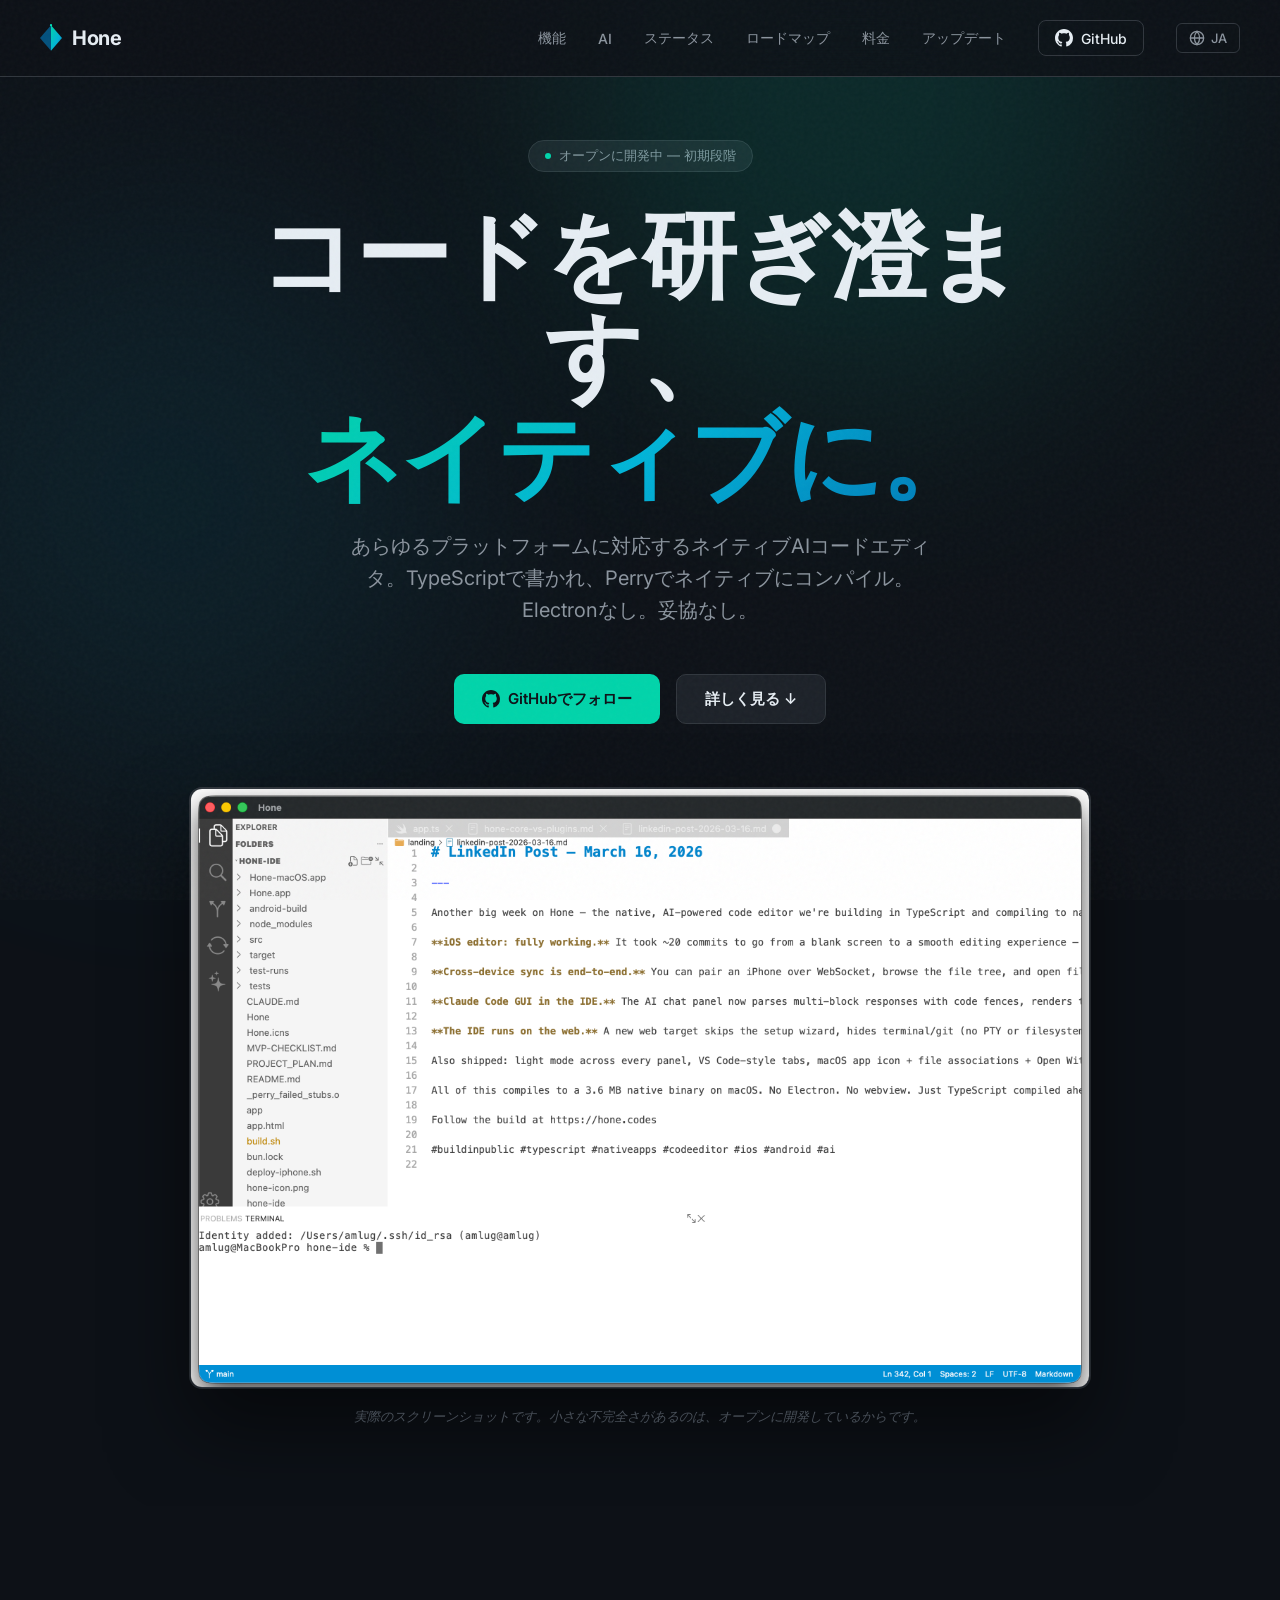
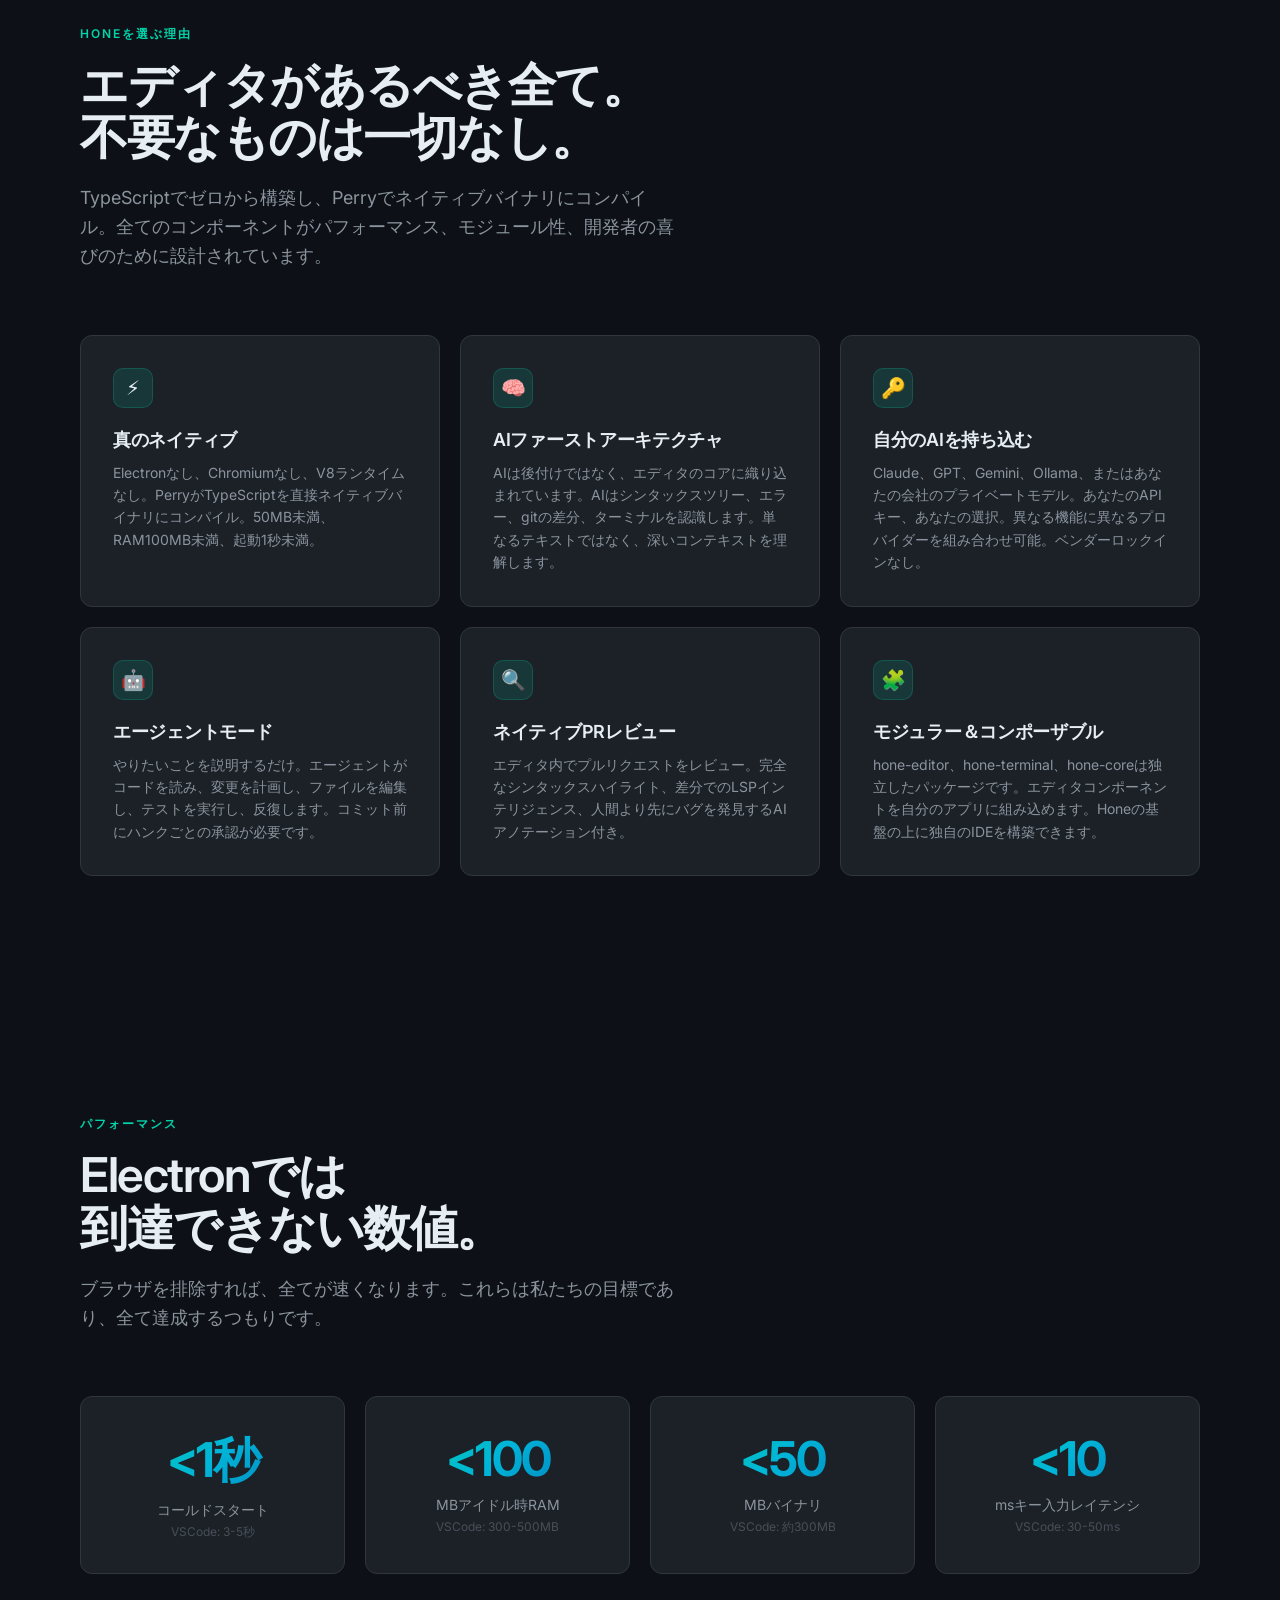
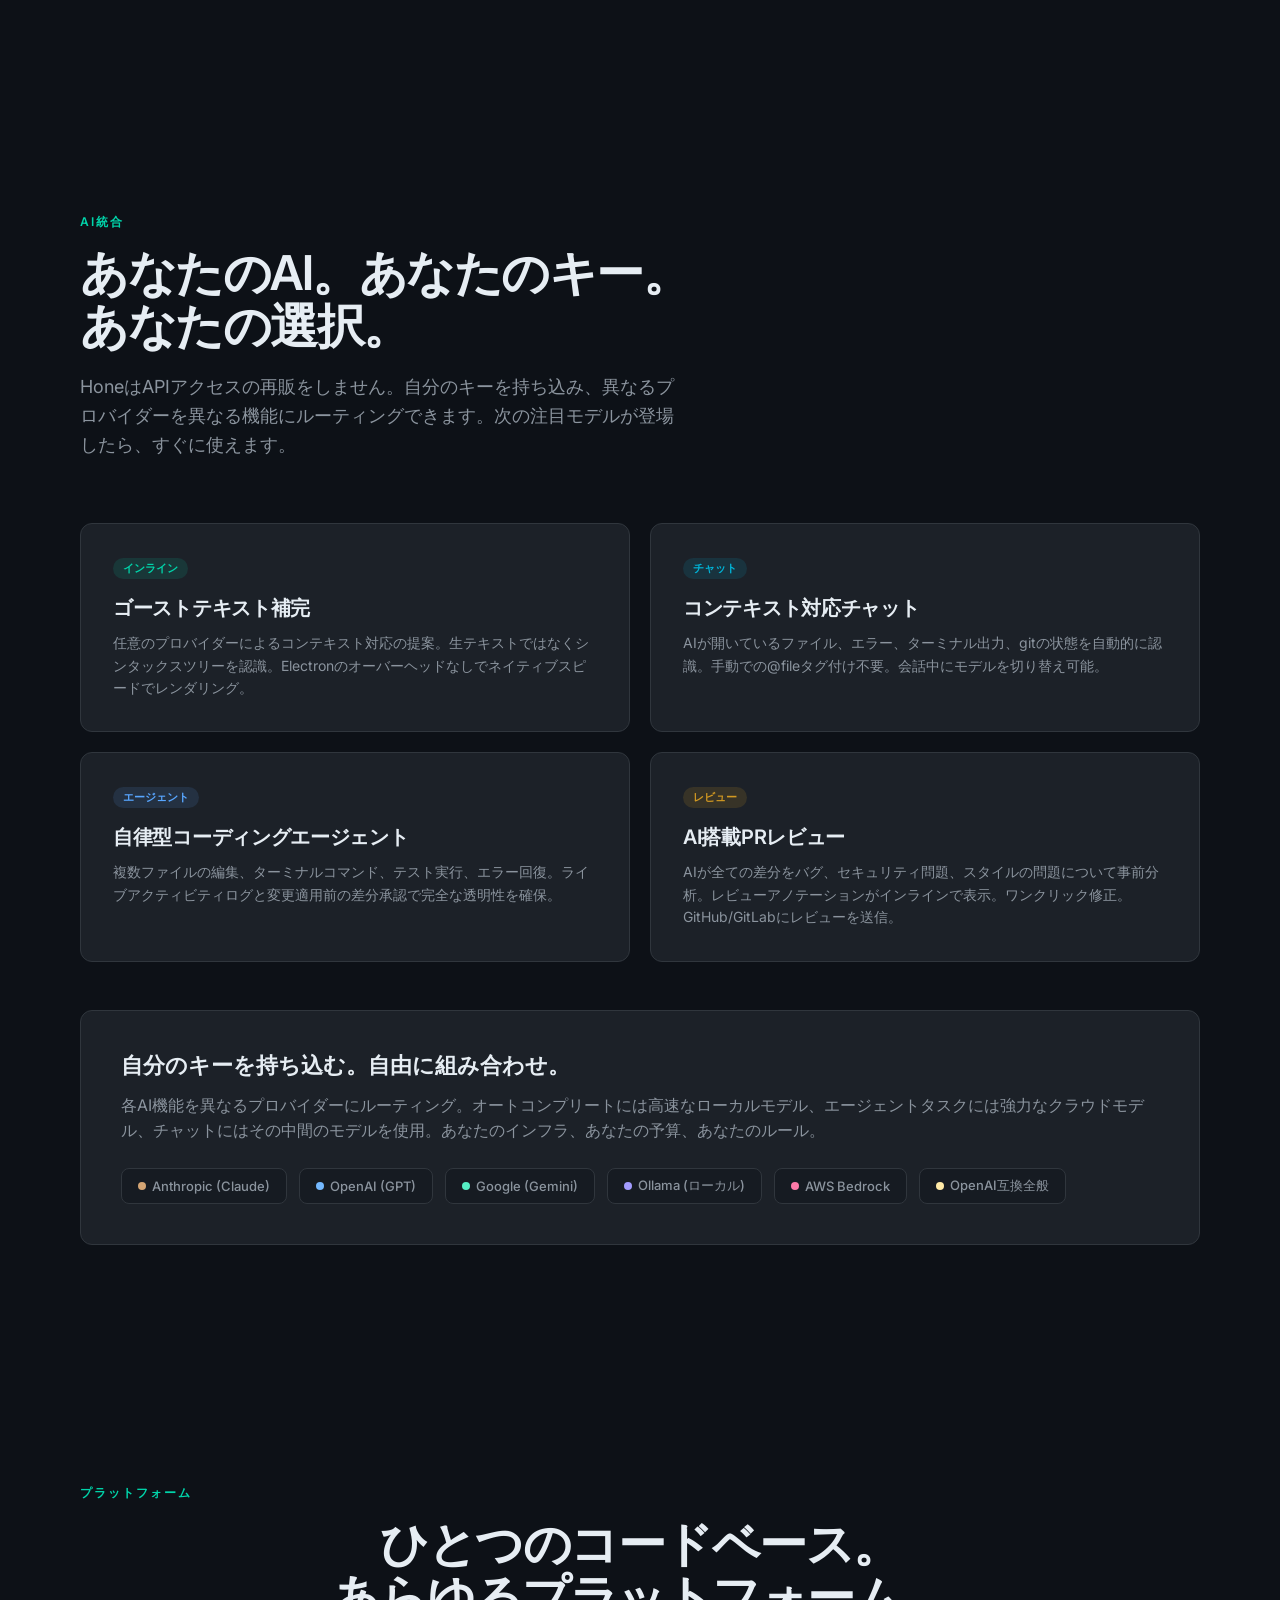
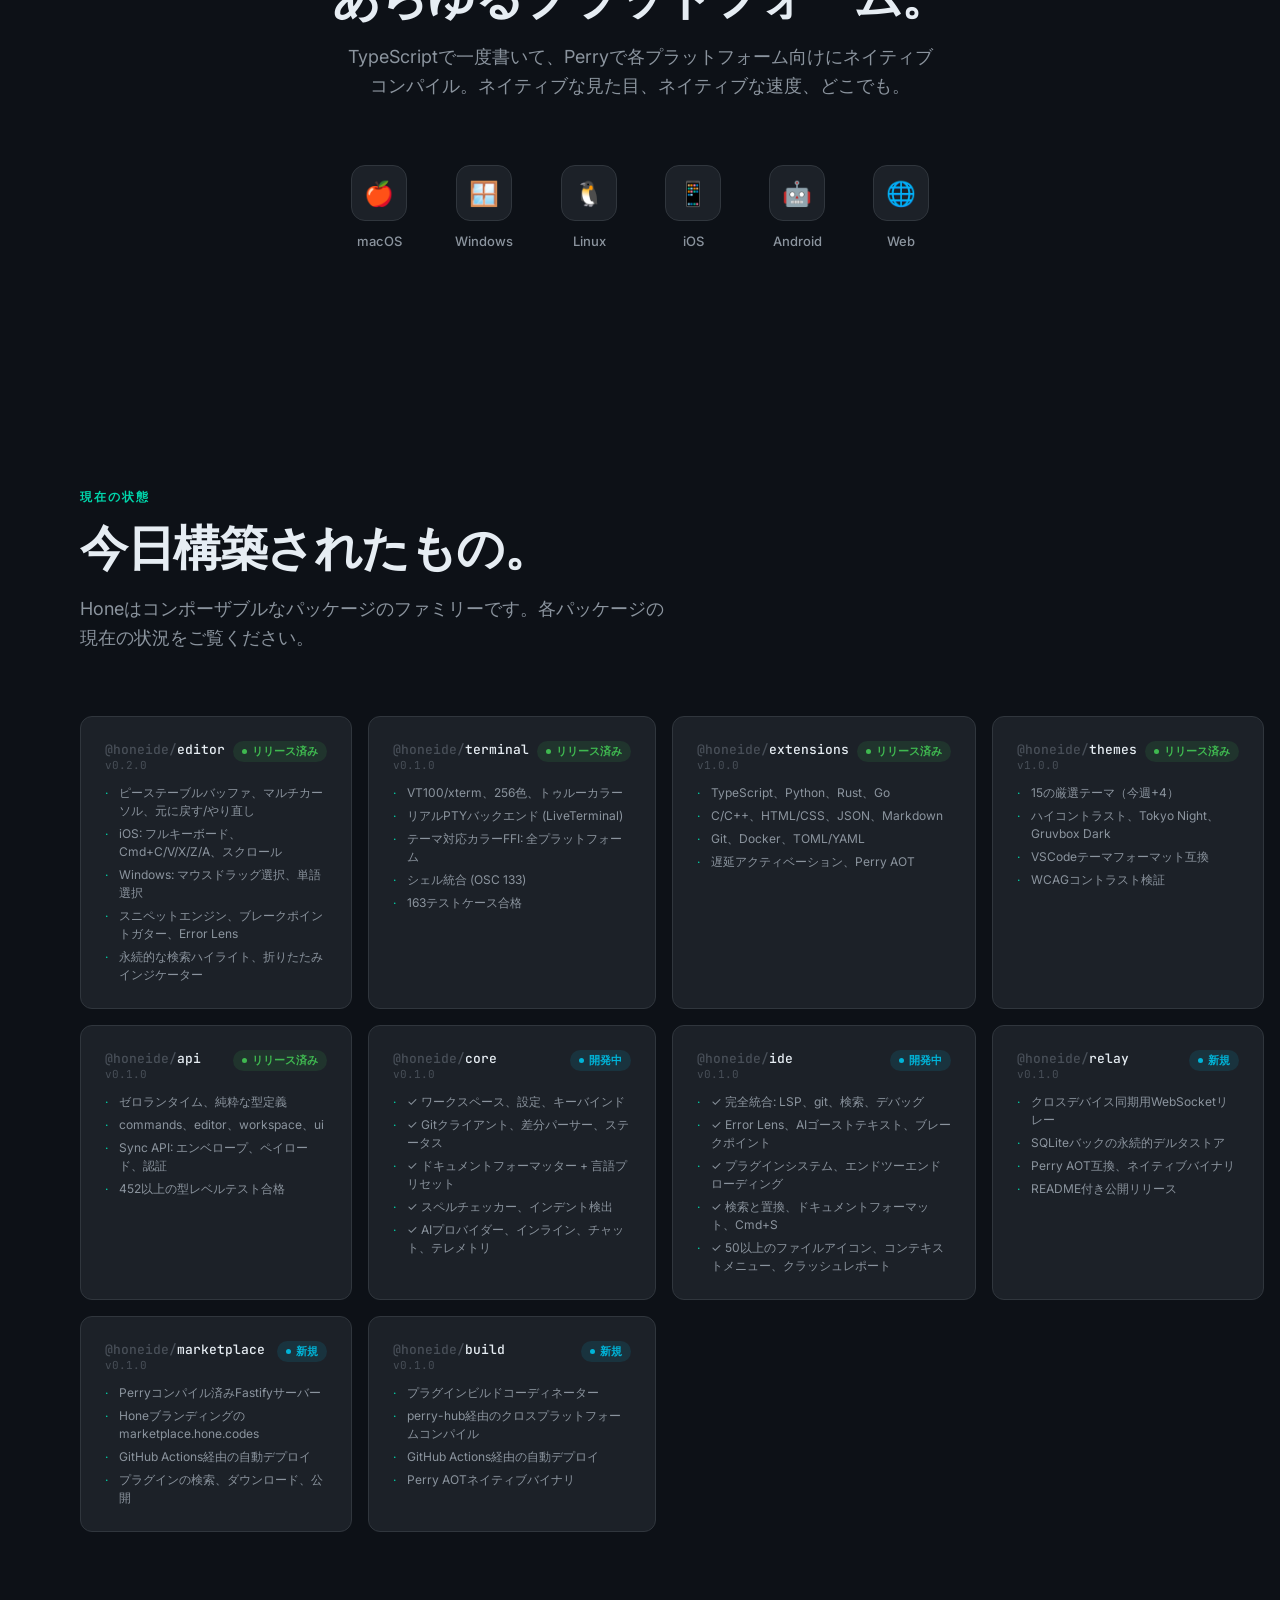
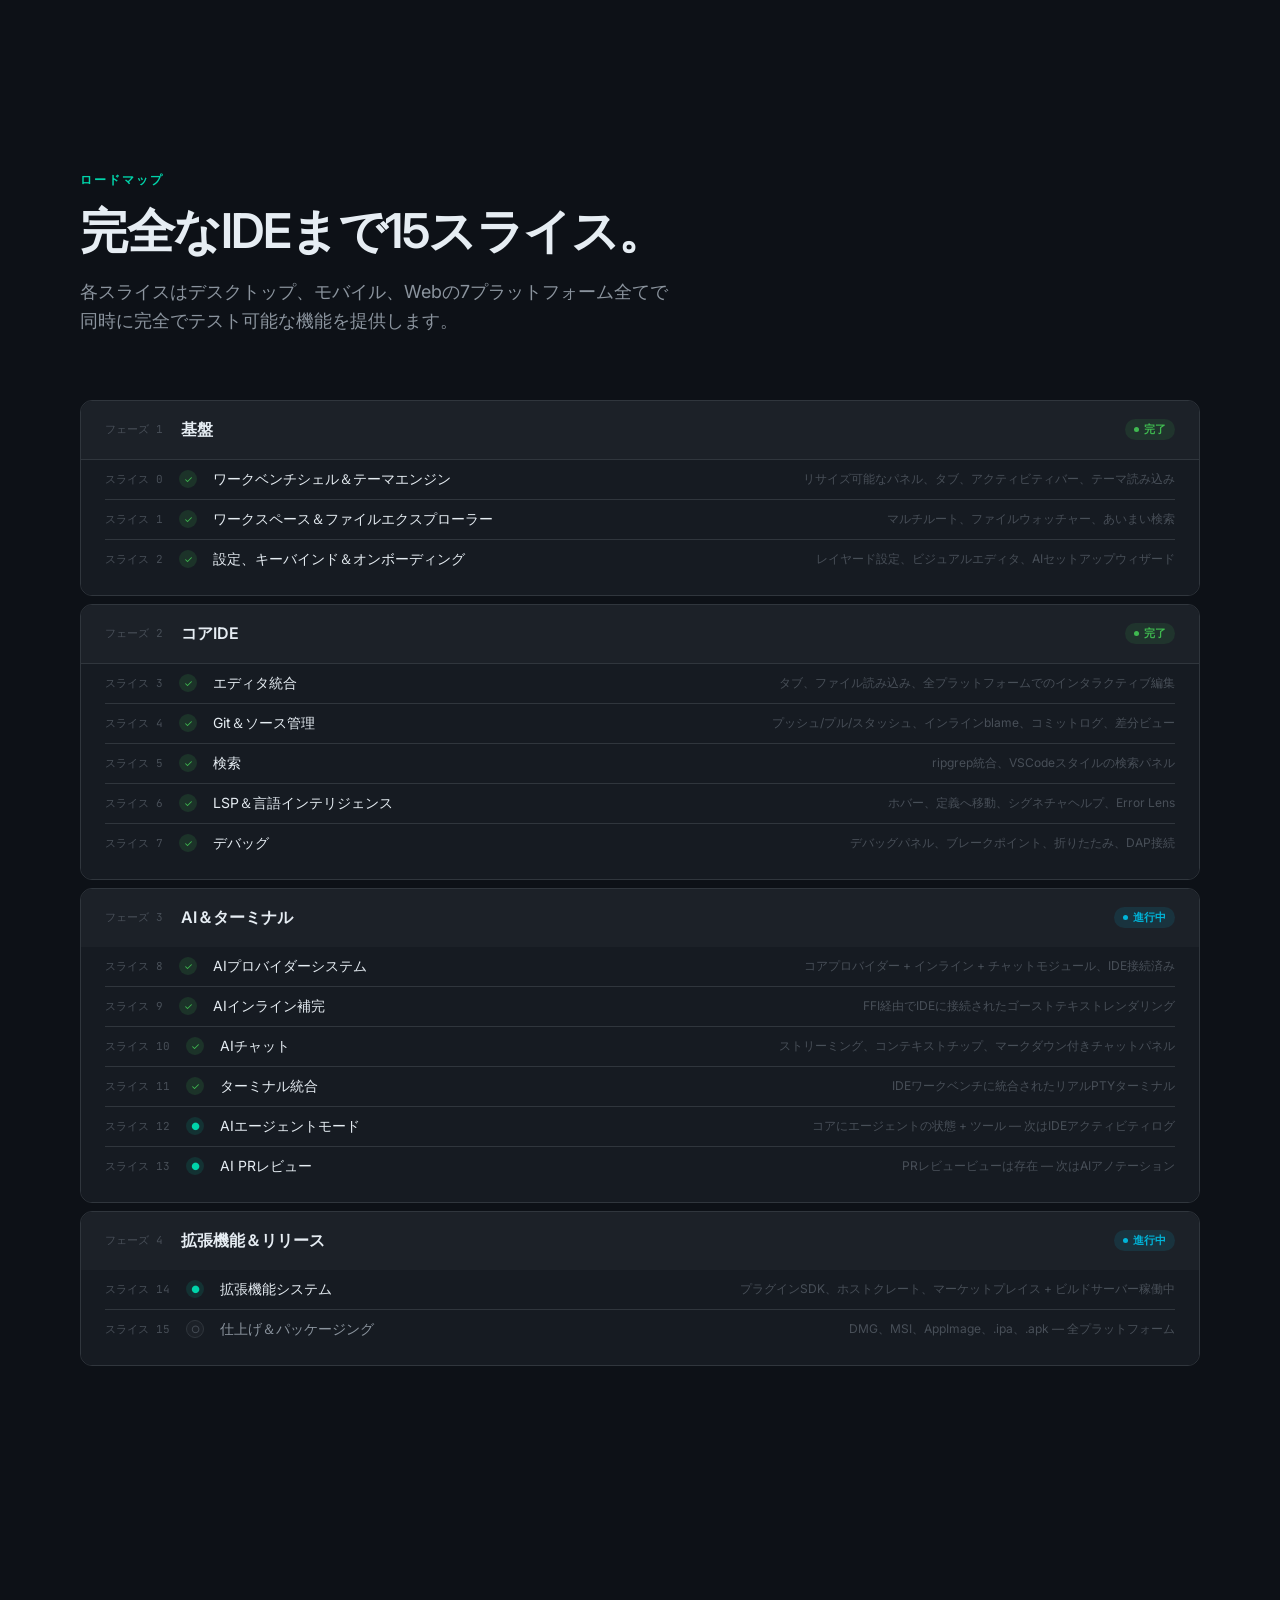
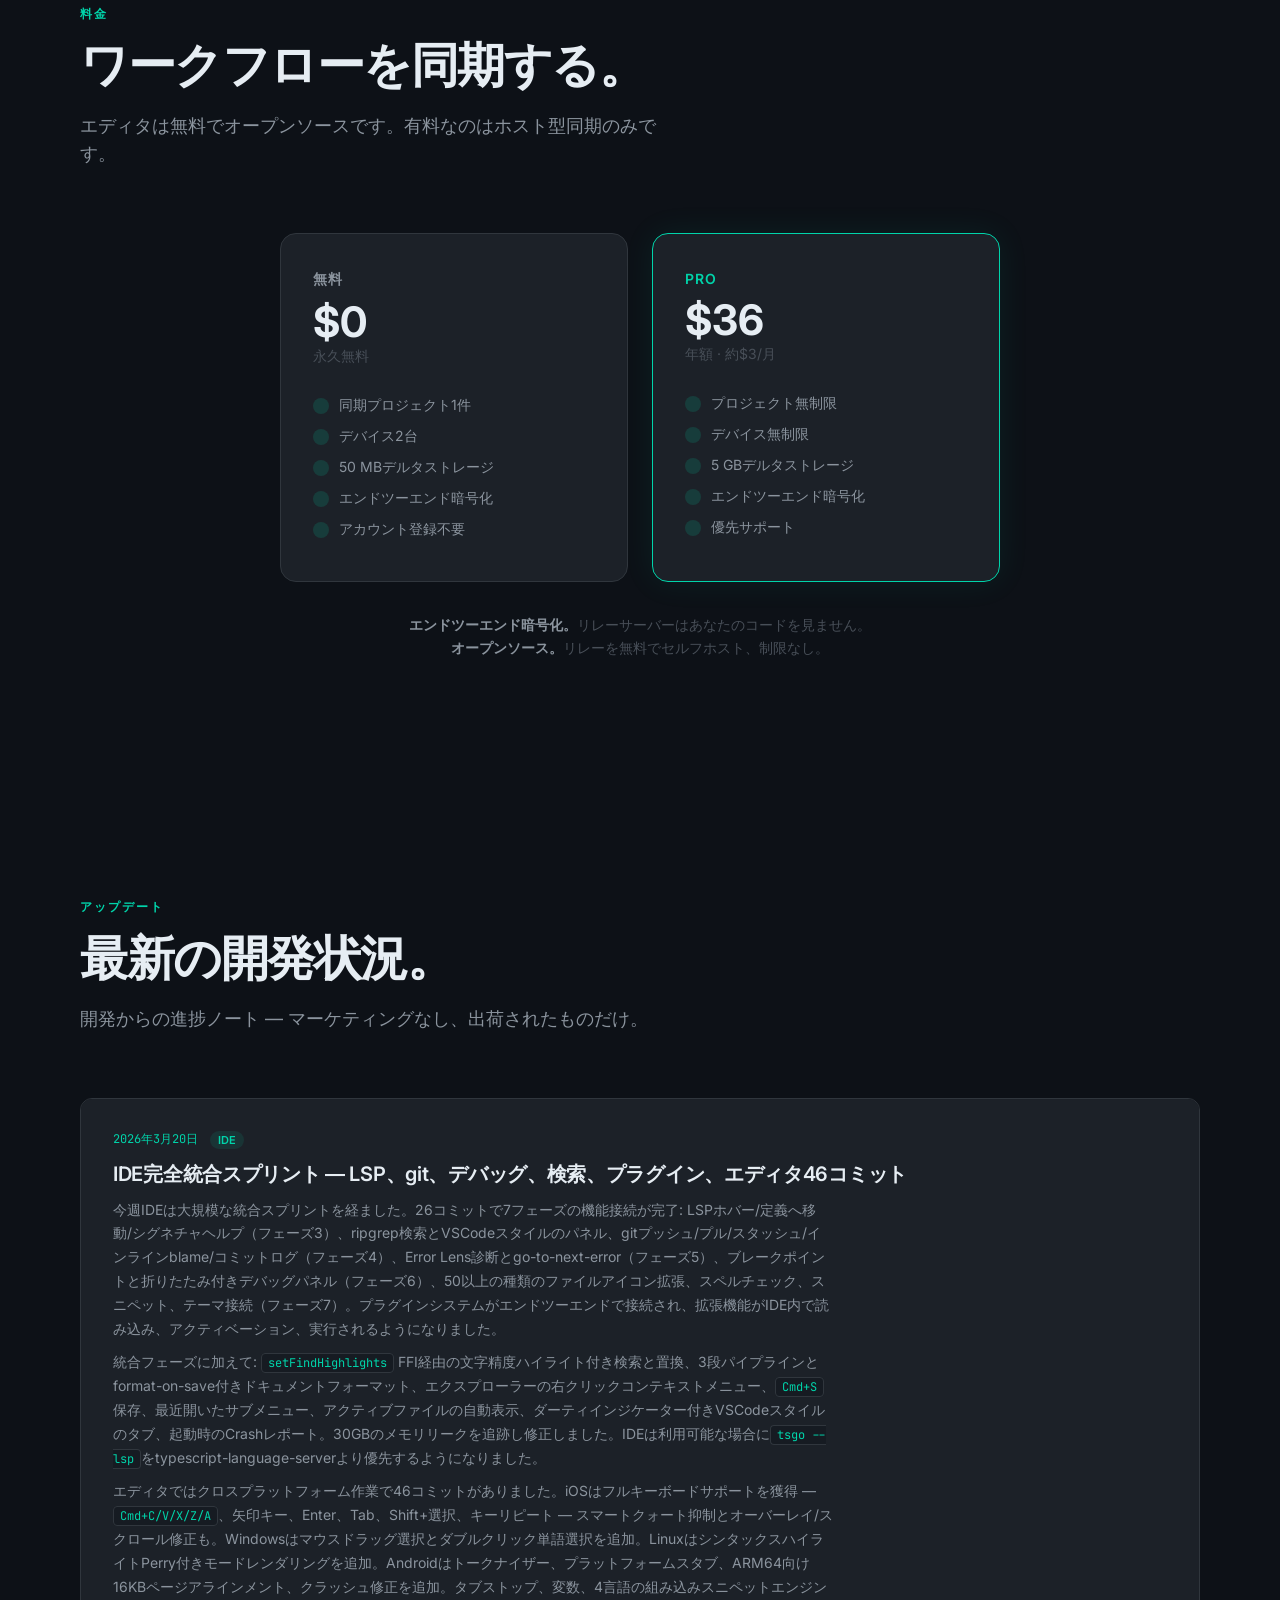
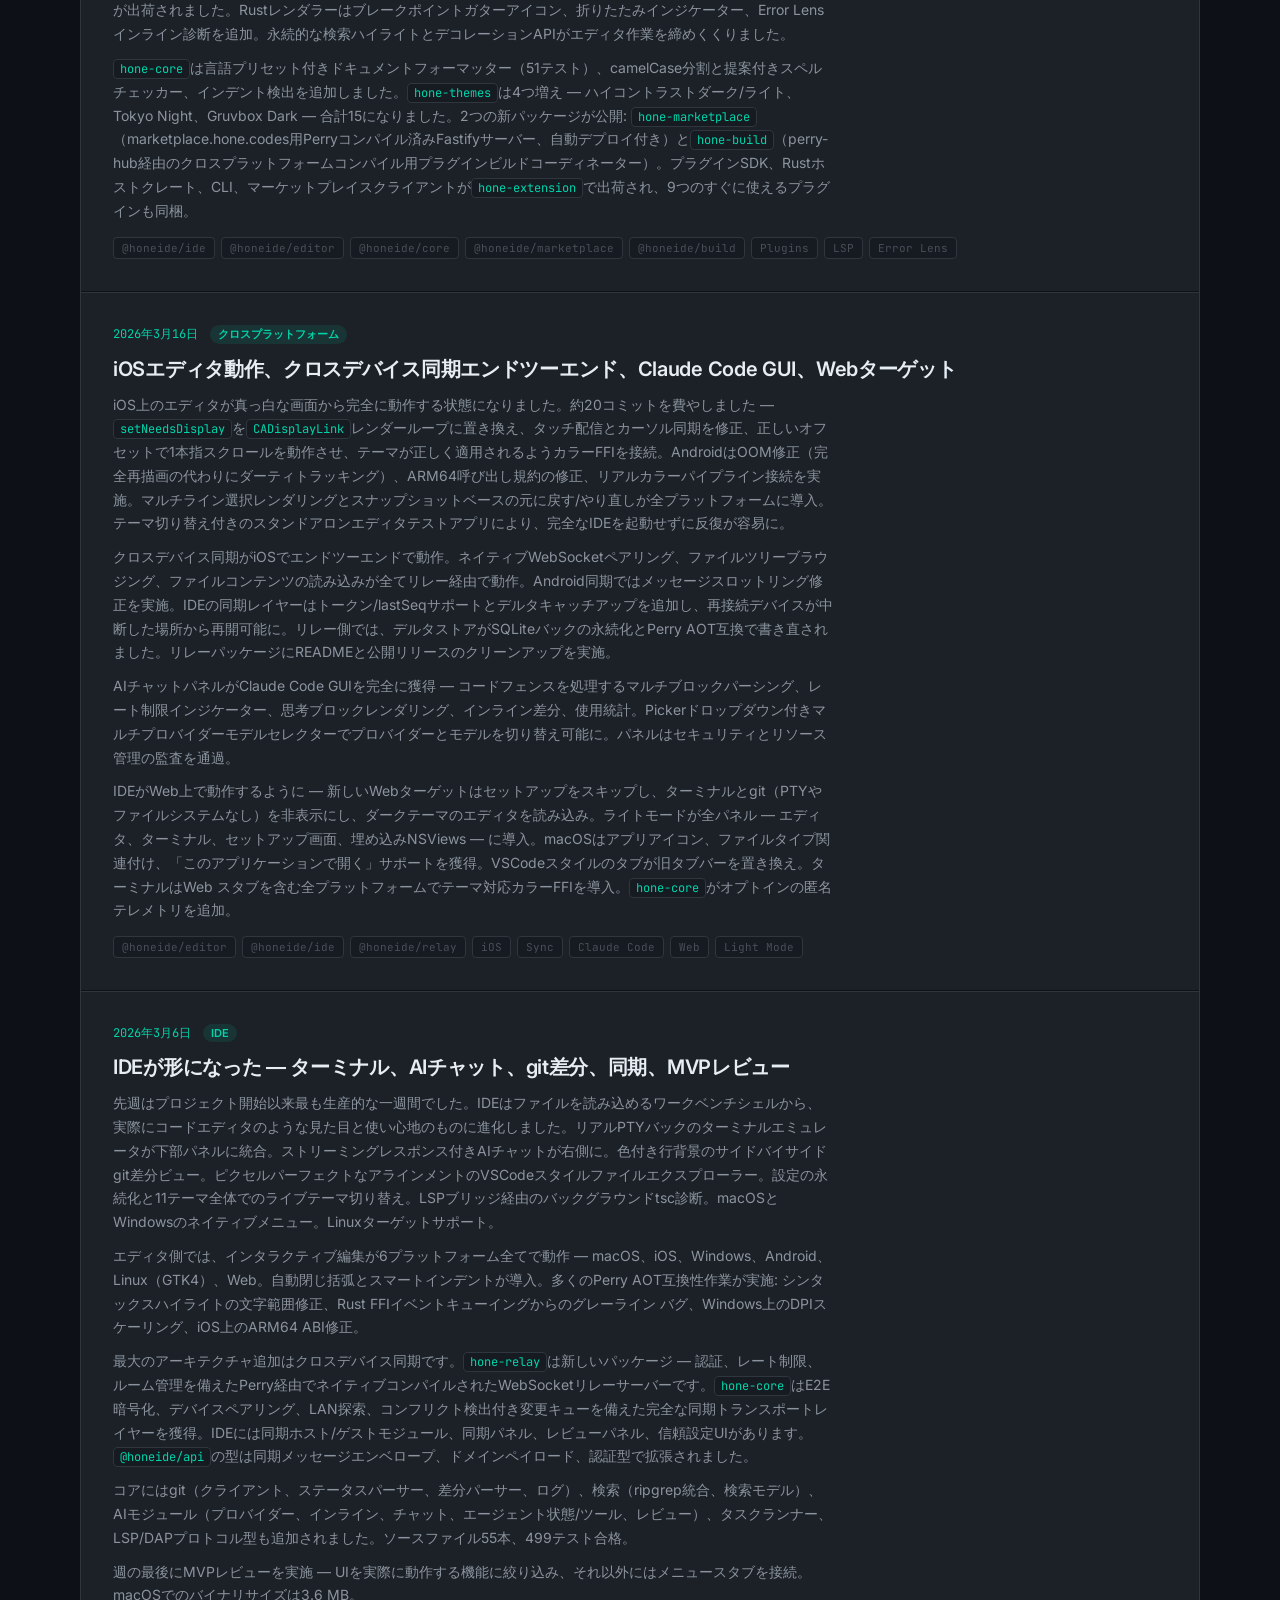
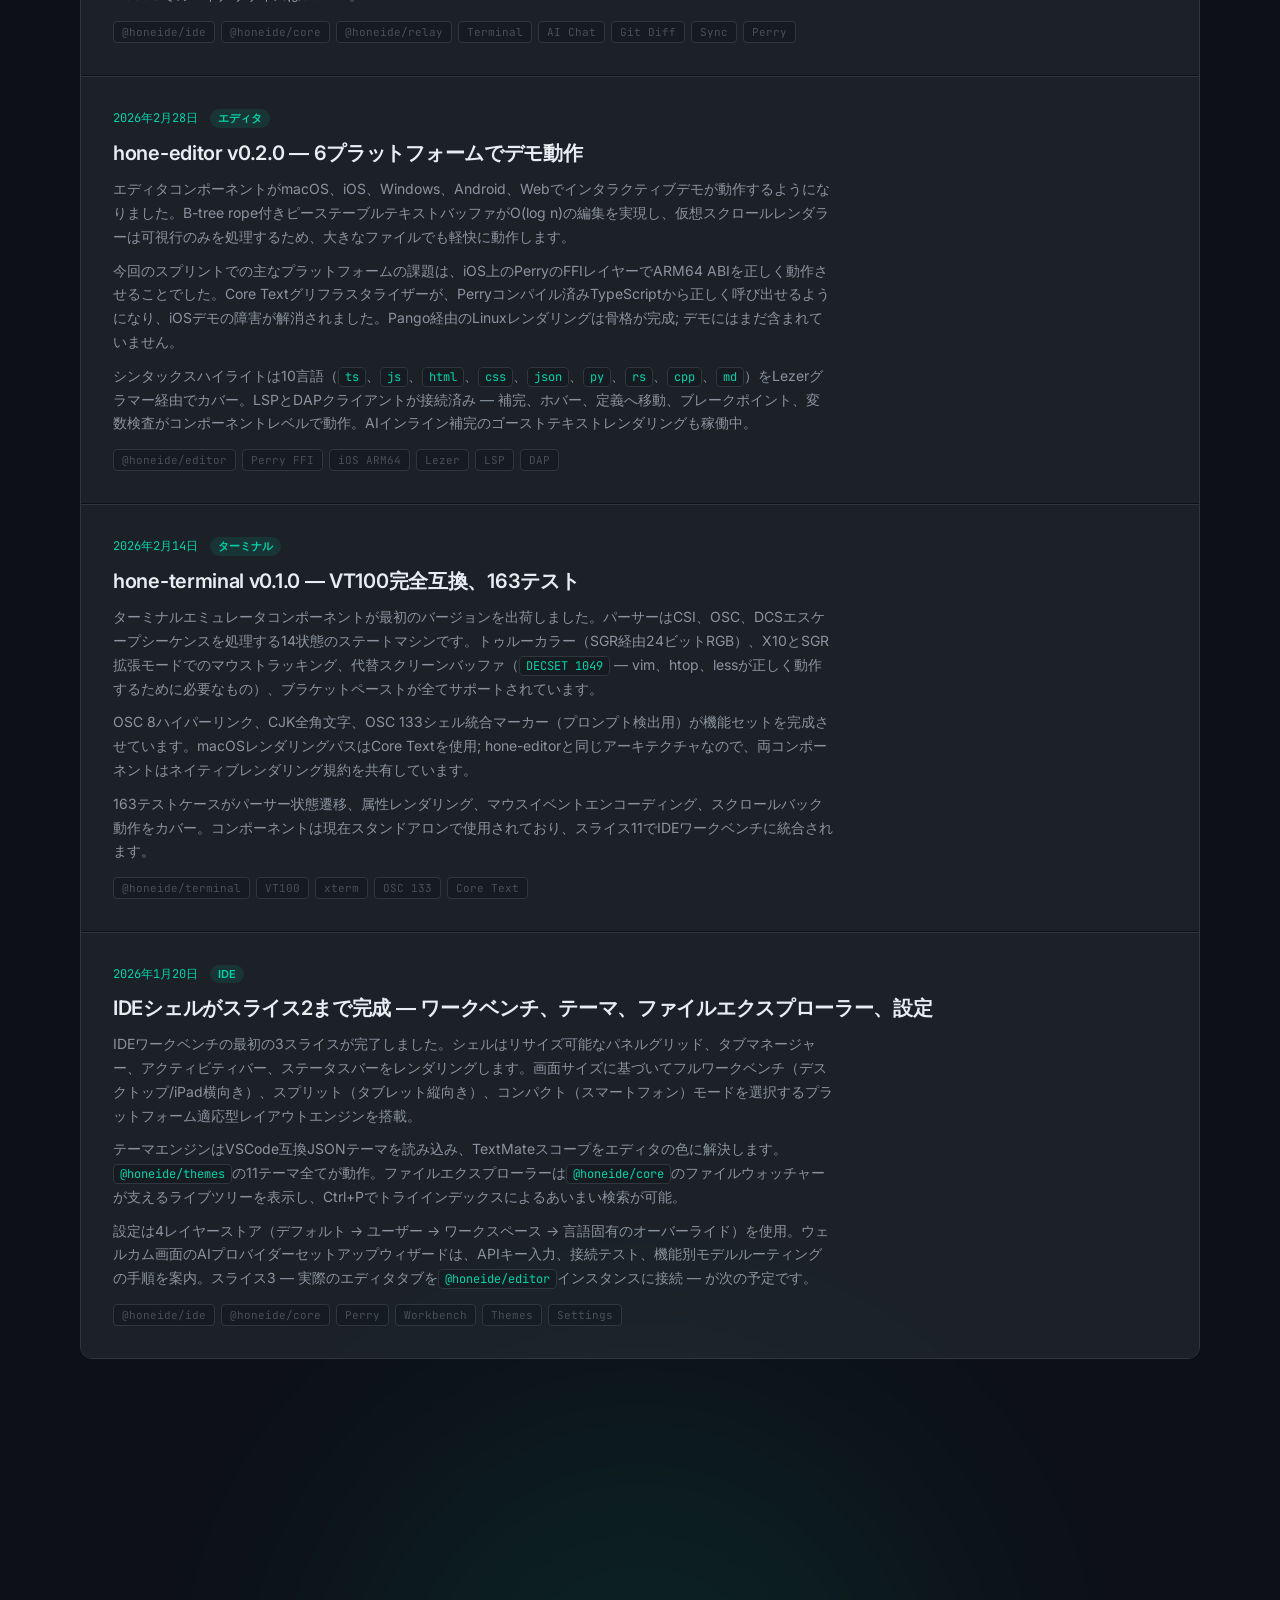
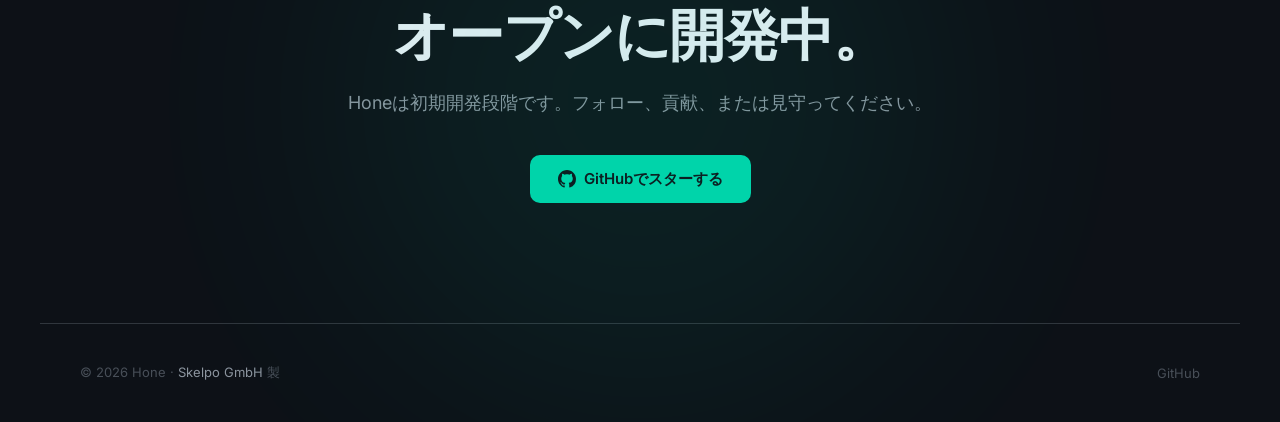
<file: ja/index.html>
<!DOCTYPE html>
<html lang="ja">
<head>
    <meta charset="UTF-8">
    <meta name="viewport" content="width=device-width, initial-scale=1.0">
    <title>Hone — コードを研ぎ澄ます、ネイティブに。</title>
    <meta name="description" content="あらゆるプラットフォームに対応するネイティブAIコードエディタ。TypeScriptで書かれ、Perryでネイティブにコンパイル。Electronなし。妥協なし。">
    <link rel="canonical" href="https://hone.codes/ja/">
    <meta name="theme-color" content="#0D1117">
    <meta name="author" content="Skelpo GmbH">
    <meta name="robots" content="index, follow">

    <!-- Hreflang -->
    <link rel="alternate" hreflang="en" href="https://hone.codes/">
    <link rel="alternate" hreflang="de" href="https://hone.codes/de/">
    <link rel="alternate" hreflang="ja" href="https://hone.codes/ja/">
    <link rel="alternate" hreflang="zh-Hans" href="https://hone.codes/zh-Hans/">
    <link rel="alternate" hreflang="es" href="https://hone.codes/es/">
    <link rel="alternate" hreflang="fr" href="https://hone.codes/fr/">
    <link rel="alternate" hreflang="pt" href="https://hone.codes/pt/">
    <link rel="alternate" hreflang="ko" href="https://hone.codes/ko/">
    <link rel="alternate" hreflang="it" href="https://hone.codes/it/">
    <link rel="alternate" hreflang="tr" href="https://hone.codes/tr/">
    <link rel="alternate" hreflang="th" href="https://hone.codes/th/">
    <link rel="alternate" hreflang="id" href="https://hone.codes/id/">
    <link rel="alternate" hreflang="vi" href="https://hone.codes/vi/">
    <link rel="alternate" hreflang="x-default" href="https://hone.codes/">

    <!-- Favicon -->
    <link rel="icon" type="image/png" sizes="32x32" href="[data-uri]">

    <!-- Open Graph -->
    <meta property="og:type" content="website">
    <meta property="og:url" content="https://hone.codes/ja/">
    <meta property="og:title" content="Hone — コードを研ぎ澄ます、ネイティブに。">
    <meta property="og:description" content="あらゆるプラットフォームに対応するネイティブAIコードエディタ。TypeScriptで書かれ、Perryでネイティブにコンパイル。Electronなし。妥協なし。">
    <meta property="og:image" content="https://hone.codes/og-image.png">
    <meta property="og:image:width" content="1200">
    <meta property="og:image:height" content="630">
    <meta property="og:image:alt" content="Hone — ネイティブコードエディタ">
    <meta property="og:site_name" content="Hone">

    <!-- Twitter Card -->
    <meta name="twitter:card" content="summary_large_image">
    <meta name="twitter:title" content="Hone — コードを研ぎ澄ます、ネイティブに。">
    <meta name="twitter:description" content="あらゆるプラットフォームに対応するネイティブAIコードエディタ。TypeScriptで書かれ、Perryでネイティブにコンパイル。Electronなし。妥協なし。">
    <meta name="twitter:image" content="https://hone.codes/og-image.png">

    <!-- Structured Data -->
    <script type="application/ld+json">
    {
        "@context": "https://schema.org",
        "@type": "SoftwareApplication",
        "name": "Hone",
        "description": "あらゆるプラットフォームに対応するネイティブAIコードエディタ。TypeScriptで書かれ、Perryでネイティブにコンパイル。",
        "url": "https://hone.codes/",
        "applicationCategory": "DeveloperApplication",
        "operatingSystem": "macOS, Windows, Linux, iOS, Android, Web",
        "offers": [
            {
                "@type": "Offer",
                "price": "0",
                "priceCurrency": "USD",
                "description": "無料 — 同期プロジェクト1件、デバイス2台"
            },
            {
                "@type": "Offer",
                "price": "36",
                "priceCurrency": "USD",
                "description": "Pro — プロジェクト無制限、デバイス無制限",
                "billingIncrement": "P1Y"
            }
        ],
        "author": {
            "@type": "Organization",
            "name": "Skelpo GmbH",
            "url": "https://skelpo.com"
        }
    }
    </script>

    <link rel="preconnect" href="https://fonts.googleapis.com">
    <link rel="preconnect" href="https://fonts.gstatic.com" crossorigin>
    <link href="https://fonts.googleapis.com/css2?family=Inter:wght@400;500;600;700&family=JetBrains+Mono:wght@400;500;700&display=swap" rel="stylesheet">
    <link rel="stylesheet" href="/style.css">
</head>
<body>

<nav>
    <a href="/ja/" class="nav-logo">
        <div class="nav-logo-icon">
            <svg width="22" height="28" viewBox="0 0 48 56" xmlns="http://www.w3.org/2000/svg">
                <defs>
                    <linearGradient id="nav-mark-grad" x1="0%" y1="0%" x2="100%" y2="100%">
                        <stop offset="0%" stop-color="#00D4AA"/>
                        <stop offset="60%" stop-color="#00B4D8"/>
                        <stop offset="100%" stop-color="#0077B6"/>
                    </linearGradient>
                    <linearGradient id="nav-edge-grad" x1="0%" y1="0%" x2="100%" y2="0%">
                        <stop offset="0%" stop-color="#00FFD0"/>
                        <stop offset="100%" stop-color="#00D4AA"/>
                    </linearGradient>
                    <filter id="nav-glow">
                        <feGaussianBlur stdDeviation="1.5" result="blur"/>
                        <feMerge><feMergeNode in="blur"/><feMergeNode in="SourceGraphic"/></feMerge>
                    </filter>
                </defs>
                <polygon points="24,0 0,28 24,56" fill="#0077B6" opacity="0.65"/>
                <polygon points="24,0 48,28 24,56" fill="url(#nav-mark-grad)"/>
                <line x1="24" y1="0" x2="24" y2="56" stroke="url(#nav-edge-grad)" stroke-width="1.5" filter="url(#nav-glow)" opacity="0.9"/>
                <circle cx="24" cy="0" r="2.5" fill="#00FFD0" opacity="0.85"/>
            </svg>
        </div>
        <span class="nav-logo-text">Hone</span>
    </a>
    <div class="nav-links">
        <a href="#features">機能</a>
        <a href="#ai">AI</a>
        <a href="#status">ステータス</a>
        <a href="#roadmap">ロードマップ</a>
        <a href="#pricing">料金</a>
        <a href="#updates">アップデート</a>
        <a href="https://github.com/HoneIDE" target="_blank" class="nav-github">
            <svg viewBox="0 0 16 16"><path d="M8 0C3.58 0 0 3.58 0 8c0 3.54 2.29 6.53 5.47 7.59.4.07.55-.17.55-.38 0-.19-.01-.82-.01-1.49-2.01.37-2.53-.49-2.69-.94-.09-.23-.48-.94-.82-1.13-.28-.15-.68-.52-.01-.53.63-.01 1.08.58 1.23.82.72 1.21 1.87.87 2.33.66.07-.52.28-.87.51-1.07-1.78-.2-3.64-.89-3.64-3.95 0-.87.31-1.59.82-2.15-.08-.2-.36-1.02.08-2.12 0 0 .67-.21 2.2.82.64-.18 1.32-.27 2-.27.68 0 1.36.09 2 .27 1.53-1.04 2.2-.82 2.2-.82.44 1.1.16 1.92.08 2.12.51.56.82 1.27.82 2.15 0 3.07-1.87 3.75-3.65 3.95.29.25.54.73.54 1.48 0 1.07-.01 1.93-.01 2.2 0 .21.15.46.55.38A8.013 8.013 0 0016 8c0-4.42-3.58-8-8-8z"/></svg>
            GitHub
        </a>
        <div class="lang-picker">
            <button class="lang-picker-btn">
                <svg viewBox="0 0 24 24" fill="none" stroke="currentColor" stroke-width="2"><circle cx="12" cy="12" r="10"/><path d="M2 12h20M12 2a15.3 15.3 0 0 1 4 10 15.3 15.3 0 0 1-4 10 15.3 15.3 0 0 1-4-10 15.3 15.3 0 0 1 4-10z"/></svg>
                JA
            </button>
            <div class="lang-dropdown">
                <a href="/">English</a>
                <a href="/de/">Deutsch</a>
                <a href="/ja/" class="active">日本語</a>
                <a href="/zh-Hans/">中文</a>
                <a href="/es/">Español</a>
                <a href="/fr/">Français</a>
                <a href="/pt/">Português</a>
                <a href="/ko/">한국어</a>
                <a href="/it/">Italiano</a>
                <a href="/tr/">Türkçe</a>
                <a href="/th/">ไทย</a>
                <a href="/id/">Indonesia</a>
                <a href="/vi/">Tiếng Việt</a>
            </div>
        </div>
    </div>
</nav>

<!-- ===== HERO ===== -->
<section class="hero">
    <div class="glow-orb green"></div>
    <div class="glow-orb blue"></div>

    <div class="hero-badge">
        <span class="dot"></span>
        オープンに開発中 — 初期段階
    </div>

    <h1>コードを研ぎ澄ます、<br><span class="highlight">ネイティブに。</span></h1>

    <p class="hero-sub">
        あらゆるプラットフォームに対応するネイティブAIコードエディタ。TypeScriptで書かれ、Perryでネイティブにコンパイル。Electronなし。妥協なし。
    </p>

    <div class="hero-cta">
        <a href="https://github.com/HoneIDE" target="_blank" class="btn btn-primary">
            <svg width="18" height="18" viewBox="0 0 16 16" fill="currentColor"><path d="M8 0C3.58 0 0 3.58 0 8c0 3.54 2.29 6.53 5.47 7.59.4.07.55-.17.55-.38 0-.19-.01-.82-.01-1.49-2.01.37-2.53-.49-2.69-.94-.09-.23-.48-.94-.82-1.13-.28-.15-.68-.52-.01-.53.63-.01 1.08.58 1.23.82.72 1.21 1.87.87 2.33.66.07-.52.28-.87.51-1.07-1.78-.2-3.64-.89-3.64-3.95 0-.87.31-1.59.82-2.15-.08-.2-.36-1.02.08-2.12 0 0 .67-.21 2.2.82.64-.18 1.32-.27 2-.27.68 0 1.36.09 2 .27 1.53-1.04 2.2-.82 2.2-.82.44 1.1.16 1.92.08 2.12.51.56.82 1.27.82 2.15 0 3.07-1.87 3.75-3.65 3.95.29.25.54.73.54 1.48 0 1.07-.01 1.93-.01 2.2 0 .21.15.46.55.38A8.013 8.013 0 0016 8c0-4.42-3.58-8-8-8z"/></svg>
            GitHubでフォロー
        </a>
        <a href="#features" class="btn btn-secondary">
            詳しく見る ↓
        </a>
    </div>

    <!-- Real screenshot -->
    <div class="screenshot-wrapper">
        <img src="/screenshot.png" alt="macOS上で動作するHone IDE — ファイルエクスプローラー、シンタックスハイライト付きエディタ、ターミナル、タブ" class="hero-screenshot">
        <p class="screenshot-caption">実際のスクリーンショットです。小さな不完全さがあるのは、オープンに開発しているからです。</p>
    </div>
</section>

<!-- ===== FEATURES ===== -->
<section class="section fade-in" id="features">
    <div class="section-label">Honeを選ぶ理由</div>
    <h2 class="section-title">エディタがあるべき全て。<br>不要なものは一切なし。</h2>
    <p class="section-desc">
        TypeScriptでゼロから構築し、Perryでネイティブバイナリにコンパイル。全てのコンポーネントがパフォーマンス、モジュール性、開発者の喜びのために設計されています。
    </p>

    <div class="features-grid">
        <div class="feature-card">
            <div class="feature-icon">⚡</div>
            <h3>真のネイティブ</h3>
            <p>Electronなし、Chromiumなし、V8ランタイムなし。PerryがTypeScriptを直接ネイティブバイナリにコンパイル。50MB未満、RAM100MB未満、起動1秒未満。</p>
        </div>
        <div class="feature-card">
            <div class="feature-icon">🧠</div>
            <h3>AIファーストアーキテクチャ</h3>
            <p>AIは後付けではなく、エディタのコアに織り込まれています。AIはシンタックスツリー、エラー、gitの差分、ターミナルを認識します。単なるテキストではなく、深いコンテキストを理解します。</p>
        </div>
        <div class="feature-card">
            <div class="feature-icon">🔑</div>
            <h3>自分のAIを持ち込む</h3>
            <p>Claude、GPT、Gemini、Ollama、またはあなたの会社のプライベートモデル。あなたのAPIキー、あなたの選択。異なる機能に異なるプロバイダーを組み合わせ可能。ベンダーロックインなし。</p>
        </div>
        <div class="feature-card">
            <div class="feature-icon">🤖</div>
            <h3>エージェントモード</h3>
            <p>やりたいことを説明するだけ。エージェントがコードを読み、変更を計画し、ファイルを編集し、テストを実行し、反復します。コミット前にハンクごとの承認が必要です。</p>
        </div>
        <div class="feature-card">
            <div class="feature-icon">🔍</div>
            <h3>ネイティブPRレビュー</h3>
            <p>エディタ内でプルリクエストをレビュー。完全なシンタックスハイライト、差分でのLSPインテリジェンス、人間より先にバグを発見するAIアノテーション付き。</p>
        </div>
        <div class="feature-card">
            <div class="feature-icon">🧩</div>
            <h3>モジュラー＆コンポーザブル</h3>
            <p>hone-editor、hone-terminal、hone-coreは独立したパッケージです。エディタコンポーネントを自分のアプリに組み込めます。Honeの基盤の上に独自のIDEを構築できます。</p>
        </div>
    </div>
</section>

<!-- ===== PERFORMANCE ===== -->
<section class="section fade-in" id="performance">
    <div class="section-label">パフォーマンス</div>
    <h2 class="section-title">Electronでは<br>到達できない数値。</h2>
    <p class="section-desc">
        ブラウザを排除すれば、全てが速くなります。これらは私たちの目標であり、全て達成するつもりです。
    </p>

    <div class="perf-grid">
        <div class="perf-card">
            <div class="perf-value">&lt;1秒</div>
            <div class="perf-label">コールドスタート</div>
            <div class="perf-compare">VSCode: 3-5秒</div>
        </div>
        <div class="perf-card">
            <div class="perf-value">&lt;100</div>
            <div class="perf-label">MBアイドル時RAM</div>
            <div class="perf-compare">VSCode: 300-500MB</div>
        </div>
        <div class="perf-card">
            <div class="perf-value">&lt;50</div>
            <div class="perf-label">MBバイナリ</div>
            <div class="perf-compare">VSCode: 約300MB</div>
        </div>
        <div class="perf-card">
            <div class="perf-value">&lt;10</div>
            <div class="perf-label">msキー入力レイテンシ</div>
            <div class="perf-compare">VSCode: 30-50ms</div>
        </div>
    </div>
</section>

<!-- ===== AI ===== -->
<section class="section fade-in" id="ai">
    <div class="section-label">AI統合</div>
    <h2 class="section-title">あなたのAI。あなたのキー。<br>あなたの選択。</h2>
    <p class="section-desc">
        HoneはAPIアクセスの再販をしません。自分のキーを持ち込み、異なるプロバイダーを異なる機能にルーティングできます。次の注目モデルが登場したら、すぐに使えます。
    </p>

    <div class="ai-features">
        <div class="ai-feature-card">
            <span class="tag tag-green">インライン</span>
            <h3>ゴーストテキスト補完</h3>
            <p>任意のプロバイダーによるコンテキスト対応の提案。生テキストではなくシンタックスツリーを認識。Electronのオーバーヘッドなしでネイティブスピードでレンダリング。</p>
        </div>
        <div class="ai-feature-card">
            <span class="tag tag-blue">チャット</span>
            <h3>コンテキスト対応チャット</h3>
            <p>AIが開いているファイル、エラー、ターミナル出力、gitの状態を自動的に認識。手動での@fileタグ付け不要。会話中にモデルを切り替え可能。</p>
        </div>
        <div class="ai-feature-card">
            <span class="tag tag-purple">エージェント</span>
            <h3>自律型コーディングエージェント</h3>
            <p>複数ファイルの編集、ターミナルコマンド、テスト実行、エラー回復。ライブアクティビティログと変更適用前の差分承認で完全な透明性を確保。</p>
        </div>
        <div class="ai-feature-card">
            <span class="tag tag-yellow">レビュー</span>
            <h3>AI搭載PRレビュー</h3>
            <p>AIが全ての差分をバグ、セキュリティ問題、スタイルの問題について事前分析。レビューアノテーションがインラインで表示。ワンクリック修正。GitHub/GitLabにレビューを送信。</p>
        </div>
    </div>

    <div class="byok-block">
        <h3>自分のキーを持ち込む。自由に組み合わせ。</h3>
        <p>各AI機能を異なるプロバイダーにルーティング。オートコンプリートには高速なローカルモデル、エージェントタスクには強力なクラウドモデル、チャットにはその中間のモデルを使用。あなたのインフラ、あなたの予算、あなたのルール。</p>
        <div class="provider-logos">
            <div class="provider-pill"><span class="provider-dot" style="background:#d4a574"></span> Anthropic (Claude)</div>
            <div class="provider-pill"><span class="provider-dot" style="background:#74b9ff"></span> OpenAI (GPT)</div>
            <div class="provider-pill"><span class="provider-dot" style="background:#55efc4"></span> Google (Gemini)</div>
            <div class="provider-pill"><span class="provider-dot" style="background:#a29bfe"></span> Ollama (ローカル)</div>
            <div class="provider-pill"><span class="provider-dot" style="background:#fd79a8"></span> AWS Bedrock</div>
            <div class="provider-pill"><span class="provider-dot" style="background:#ffeaa7"></span> OpenAI互換全般</div>
        </div>
    </div>
</section>

<!-- ===== PLATFORMS ===== -->
<section class="section fade-in" id="platforms">
    <div class="section-label">プラットフォーム</div>
    <h2 class="section-title" style="text-align:center;">ひとつのコードベース。<br>あらゆるプラットフォーム。</h2>
    <p class="section-desc" style="text-align:center; margin-left:auto; margin-right:auto;">
        TypeScriptで一度書いて、Perryで各プラットフォーム向けにネイティブコンパイル。ネイティブな見た目、ネイティブな速度、どこでも。
    </p>

    <div class="platforms-row">
        <div class="platform-item">
            <div class="platform-icon">🍎</div>
            <span class="platform-label">macOS</span>
        </div>
        <div class="platform-item">
            <div class="platform-icon">🪟</div>
            <span class="platform-label">Windows</span>
        </div>
        <div class="platform-item">
            <div class="platform-icon">🐧</div>
            <span class="platform-label">Linux</span>
        </div>
        <div class="platform-item">
            <div class="platform-icon">📱</div>
            <span class="platform-label">iOS</span>
        </div>
        <div class="platform-item">
            <div class="platform-icon">🤖</div>
            <span class="platform-label">Android</span>
        </div>
        <div class="platform-item">
            <div class="platform-icon">🌐</div>
            <span class="platform-label">Web</span>
        </div>
    </div>
</section>

<!-- ===== STATUS ===== -->
<section class="section fade-in" id="status">
    <div class="section-label">現在の状態</div>
    <h2 class="section-title">今日構築されたもの。</h2>
    <p class="section-desc">
        Honeはコンポーザブルなパッケージのファミリーです。各パッケージの現在の状況をご覧ください。
    </p>

    <div class="status-grid">
        <div class="status-card">
            <div class="status-card-header">
                <div>
                    <div class="pkg-name"><span class="pkg-scope">@honeide/</span>editor</div>
                    <div class="version-tag">v0.2.0</div>
                </div>
                <span class="status-badge badge-done"><span class="badge-dot"></span>リリース済み</span>
            </div>
            <ul class="status-card-bullets">
                <li>ピーステーブルバッファ、マルチカーソル、元に戻す/やり直し</li>
                <li>iOS: フルキーボード、Cmd+C/V/X/Z/A、スクロール</li>
                <li>Windows: マウスドラッグ選択、単語選択</li>
                <li>スニペットエンジン、ブレークポイントガター、Error Lens</li>
                <li>永続的な検索ハイライト、折りたたみインジケーター</li>
            </ul>
        </div>

        <div class="status-card">
            <div class="status-card-header">
                <div>
                    <div class="pkg-name"><span class="pkg-scope">@honeide/</span>terminal</div>
                    <div class="version-tag">v0.1.0</div>
                </div>
                <span class="status-badge badge-done"><span class="badge-dot"></span>リリース済み</span>
            </div>
            <ul class="status-card-bullets">
                <li>VT100/xterm、256色、トゥルーカラー</li>
                <li>リアルPTYバックエンド (LiveTerminal)</li>
                <li>テーマ対応カラーFFI: 全プラットフォーム</li>
                <li>シェル統合 (OSC 133)</li>
                <li>163テストケース合格</li>
            </ul>
        </div>

        <div class="status-card">
            <div class="status-card-header">
                <div>
                    <div class="pkg-name"><span class="pkg-scope">@honeide/</span>extensions</div>
                    <div class="version-tag">v1.0.0</div>
                </div>
                <span class="status-badge badge-done"><span class="badge-dot"></span>リリース済み</span>
            </div>
            <ul class="status-card-bullets">
                <li>TypeScript、Python、Rust、Go</li>
                <li>C/C++、HTML/CSS、JSON、Markdown</li>
                <li>Git、Docker、TOML/YAML</li>
                <li>遅延アクティベーション、Perry AOT</li>
            </ul>
        </div>

        <div class="status-card">
            <div class="status-card-header">
                <div>
                    <div class="pkg-name"><span class="pkg-scope">@honeide/</span>themes</div>
                    <div class="version-tag">v1.0.0</div>
                </div>
                <span class="status-badge badge-done"><span class="badge-dot"></span>リリース済み</span>
            </div>
            <ul class="status-card-bullets">
                <li>15の厳選テーマ（今週+4）</li>
                <li>ハイコントラスト、Tokyo Night、Gruvbox Dark</li>
                <li>VSCodeテーマフォーマット互換</li>
                <li>WCAGコントラスト検証</li>
            </ul>
        </div>

        <div class="status-card">
            <div class="status-card-header">
                <div>
                    <div class="pkg-name"><span class="pkg-scope">@honeide/</span>api</div>
                    <div class="version-tag">v0.1.0</div>
                </div>
                <span class="status-badge badge-done"><span class="badge-dot"></span>リリース済み</span>
            </div>
            <ul class="status-card-bullets">
                <li>ゼロランタイム、純粋な型定義</li>
                <li>commands、editor、workspace、ui</li>
                <li>Sync API: エンベロープ、ペイロード、認証</li>
                <li>452以上の型レベルテスト合格</li>
            </ul>
        </div>

        <div class="status-card">
            <div class="status-card-header">
                <div>
                    <div class="pkg-name"><span class="pkg-scope">@honeide/</span>core</div>
                    <div class="version-tag">v0.1.0</div>
                </div>
                <span class="status-badge badge-active"><span class="badge-dot"></span>開発中</span>
            </div>
            <ul class="status-card-bullets">
                <li>✓ ワークスペース、設定、キーバインド</li>
                <li>✓ Gitクライアント、差分パーサー、ステータス</li>
                <li>✓ ドキュメントフォーマッター + 言語プリセット</li>
                <li>✓ スペルチェッカー、インデント検出</li>
                <li>✓ AIプロバイダー、インライン、チャット、テレメトリ</li>
            </ul>
        </div>

        <div class="status-card">
            <div class="status-card-header">
                <div>
                    <div class="pkg-name"><span class="pkg-scope">@honeide/</span>ide</div>
                    <div class="version-tag">v0.1.0</div>
                </div>
                <span class="status-badge badge-active"><span class="badge-dot"></span>開発中</span>
            </div>
            <ul class="status-card-bullets">
                <li>✓ 完全統合: LSP、git、検索、デバッグ</li>
                <li>✓ Error Lens、AIゴーストテキスト、ブレークポイント</li>
                <li>✓ プラグインシステム、エンドツーエンドローディング</li>
                <li>✓ 検索と置換、ドキュメントフォーマット、Cmd+S</li>
                <li>✓ 50以上のファイルアイコン、コンテキストメニュー、クラッシュレポート</li>
            </ul>
        </div>

        <div class="status-card">
            <div class="status-card-header">
                <div>
                    <div class="pkg-name"><span class="pkg-scope">@honeide/</span>relay</div>
                    <div class="version-tag">v0.1.0</div>
                </div>
                <span class="status-badge badge-active"><span class="badge-dot"></span>新規</span>
            </div>
            <ul class="status-card-bullets">
                <li>クロスデバイス同期用WebSocketリレー</li>
                <li>SQLiteバックの永続的デルタストア</li>
                <li>Perry AOT互換、ネイティブバイナリ</li>
                <li>README付き公開リリース</li>
            </ul>
        </div>

        <div class="status-card">
            <div class="status-card-header">
                <div>
                    <div class="pkg-name"><span class="pkg-scope">@honeide/</span>marketplace</div>
                    <div class="version-tag">v0.1.0</div>
                </div>
                <span class="status-badge badge-active"><span class="badge-dot"></span>新規</span>
            </div>
            <ul class="status-card-bullets">
                <li>Perryコンパイル済みFastifyサーバー</li>
                <li>Honeブランディングのmarketplace.hone.codes</li>
                <li>GitHub Actions経由の自動デプロイ</li>
                <li>プラグインの検索、ダウンロード、公開</li>
            </ul>
        </div>

        <div class="status-card">
            <div class="status-card-header">
                <div>
                    <div class="pkg-name"><span class="pkg-scope">@honeide/</span>build</div>
                    <div class="version-tag">v0.1.0</div>
                </div>
                <span class="status-badge badge-active"><span class="badge-dot"></span>新規</span>
            </div>
            <ul class="status-card-bullets">
                <li>プラグインビルドコーディネーター</li>
                <li>perry-hub経由のクロスプラットフォームコンパイル</li>
                <li>GitHub Actions経由の自動デプロイ</li>
                <li>Perry AOTネイティブバイナリ</li>
            </ul>
        </div>
    </div>
</section>

<!-- ===== ROADMAP ===== -->
<section class="section fade-in" id="roadmap">
    <div class="section-label">ロードマップ</div>
    <h2 class="section-title">完全なIDEまで15スライス。</h2>
    <p class="section-desc">
        各スライスはデスクトップ、モバイル、Webの7プラットフォーム全てで同時に完全でテスト可能な機能を提供します。
    </p>

    <div class="roadmap-phases">

        <div class="phase-block done">
            <div class="phase-header">
                <span class="phase-number">フェーズ 1</span>
                <span class="phase-title">基盤</span>
                <span class="status-badge badge-done"><span class="badge-dot"></span>完了</span>
            </div>
            <div class="phase-slices">
                <div class="slice-row">
                    <span class="slice-num">スライス 0</span>
                    <span class="slice-check done">✓</span>
                    <span class="slice-name">ワークベンチシェル＆テーマエンジン</span>
                    <span class="slice-detail">リサイズ可能なパネル、タブ、アクティビティバー、テーマ読み込み</span>
                </div>
                <div class="slice-row">
                    <span class="slice-num">スライス 1</span>
                    <span class="slice-check done">✓</span>
                    <span class="slice-name">ワークスペース＆ファイルエクスプローラー</span>
                    <span class="slice-detail">マルチルート、ファイルウォッチャー、あいまい検索</span>
                </div>
                <div class="slice-row">
                    <span class="slice-num">スライス 2</span>
                    <span class="slice-check done">✓</span>
                    <span class="slice-name">設定、キーバインド＆オンボーディング</span>
                    <span class="slice-detail">レイヤード設定、ビジュアルエディタ、AIセットアップウィザード</span>
                </div>
            </div>
        </div>

        <div class="phase-block done">
            <div class="phase-header">
                <span class="phase-number">フェーズ 2</span>
                <span class="phase-title">コアIDE</span>
                <span class="status-badge badge-done"><span class="badge-dot"></span>完了</span>
            </div>
            <div class="phase-slices">
                <div class="slice-row">
                    <span class="slice-num">スライス 3</span>
                    <span class="slice-check done">✓</span>
                    <span class="slice-name">エディタ統合</span>
                    <span class="slice-detail">タブ、ファイル読み込み、全プラットフォームでのインタラクティブ編集</span>
                </div>
                <div class="slice-row">
                    <span class="slice-num">スライス 4</span>
                    <span class="slice-check done">✓</span>
                    <span class="slice-name">Git＆ソース管理</span>
                    <span class="slice-detail">プッシュ/プル/スタッシュ、インラインblame、コミットログ、差分ビュー</span>
                </div>
                <div class="slice-row">
                    <span class="slice-num">スライス 5</span>
                    <span class="slice-check done">✓</span>
                    <span class="slice-name">検索</span>
                    <span class="slice-detail">ripgrep統合、VSCodeスタイルの検索パネル</span>
                </div>
                <div class="slice-row">
                    <span class="slice-num">スライス 6</span>
                    <span class="slice-check done">✓</span>
                    <span class="slice-name">LSP＆言語インテリジェンス</span>
                    <span class="slice-detail">ホバー、定義へ移動、シグネチャヘルプ、Error Lens</span>
                </div>
                <div class="slice-row">
                    <span class="slice-num">スライス 7</span>
                    <span class="slice-check done">✓</span>
                    <span class="slice-name">デバッグ</span>
                    <span class="slice-detail">デバッグパネル、ブレークポイント、折りたたみ、DAP接続</span>
                </div>
            </div>
        </div>

        <div class="phase-block">
            <div class="phase-header">
                <span class="phase-number">フェーズ 3</span>
                <span class="phase-title">AI＆ターミナル</span>
                <span class="status-badge badge-active"><span class="badge-dot"></span>進行中</span>
            </div>
            <div class="phase-slices">
                <div class="slice-row">
                    <span class="slice-num">スライス 8</span>
                    <span class="slice-check done">✓</span>
                    <span class="slice-name">AIプロバイダーシステム</span>
                    <span class="slice-detail">コアプロバイダー + インライン + チャットモジュール、IDE接続済み</span>
                </div>
                <div class="slice-row">
                    <span class="slice-num">スライス 9</span>
                    <span class="slice-check done">✓</span>
                    <span class="slice-name">AIインライン補完</span>
                    <span class="slice-detail">FFI経由でIDEに接続されたゴーストテキストレンダリング</span>
                </div>
                <div class="slice-row">
                    <span class="slice-num">スライス 10</span>
                    <span class="slice-check done">✓</span>
                    <span class="slice-name">AIチャット</span>
                    <span class="slice-detail">ストリーミング、コンテキストチップ、マークダウン付きチャットパネル</span>
                </div>
                <div class="slice-row">
                    <span class="slice-num">スライス 11</span>
                    <span class="slice-check done">✓</span>
                    <span class="slice-name">ターミナル統合</span>
                    <span class="slice-detail">IDEワークベンチに統合されたリアルPTYターミナル</span>
                </div>
                <div class="slice-row">
                    <span class="slice-num">スライス 12</span>
                    <span class="slice-check active">●</span>
                    <span class="slice-name">AIエージェントモード</span>
                    <span class="slice-detail">コアにエージェントの状態 + ツール — 次はIDEアクティビティログ</span>
                </div>
                <div class="slice-row">
                    <span class="slice-num">スライス 13</span>
                    <span class="slice-check active">●</span>
                    <span class="slice-name">AI PRレビュー</span>
                    <span class="slice-detail">PRレビュービューは存在 — 次はAIアノテーション</span>
                </div>
            </div>
        </div>

        <div class="phase-block">
            <div class="phase-header">
                <span class="phase-number">フェーズ 4</span>
                <span class="phase-title">拡張機能＆リリース</span>
                <span class="status-badge badge-active"><span class="badge-dot"></span>進行中</span>
            </div>
            <div class="phase-slices">
                <div class="slice-row">
                    <span class="slice-num">スライス 14</span>
                    <span class="slice-check active">●</span>
                    <span class="slice-name">拡張機能システム</span>
                    <span class="slice-detail">プラグインSDK、ホストクレート、マーケットプレイス + ビルドサーバー稼働中</span>
                </div>
                <div class="slice-row">
                    <span class="slice-num">スライス 15</span>
                    <span class="slice-check planned">○</span>
                    <span class="slice-name planned">仕上げ＆パッケージング</span>
                    <span class="slice-detail">DMG、MSI、AppImage、.ipa、.apk — 全プラットフォーム</span>
                </div>
            </div>
        </div>

    </div>
</section>

<!-- ===== PRICING ===== -->
<section class="section fade-in" id="pricing">
    <div class="section-label">料金</div>
    <h2 class="section-title">ワークフローを同期する。</h2>
    <p class="section-desc">
        エディタは無料でオープンソースです。有料なのはホスト型同期のみです。
    </p>

    <div class="pricing-cards">
        <div class="pricing-card">
            <div class="tier-name">無料</div>
            <div class="price">$0</div>
            <div class="price-period">永久無料</div>
            <ul>
                <li>同期プロジェクト1件</li>
                <li>デバイス2台</li>
                <li>50 MBデルタストレージ</li>
                <li>エンドツーエンド暗号化</li>
                <li>アカウント登録不要</li>
            </ul>
        </div>

        <div class="pricing-card featured">
            <div class="tier-name">Pro</div>
            <div class="price">$36</div>
            <div class="price-period">年額 &middot; 約$3/月</div>
            <ul>
                <li>プロジェクト無制限</li>
                <li>デバイス無制限</li>
                <li>5 GBデルタストレージ</li>
                <li>エンドツーエンド暗号化</li>
                <li>優先サポート</li>
            </ul>
        </div>
    </div>

    <p class="pricing-note">
        <strong>エンドツーエンド暗号化。</strong>リレーサーバーはあなたのコードを見ません。<br>
        <strong>オープンソース。</strong>リレーを無料でセルフホスト、制限なし。
    </p>
</section>

<!-- ===== UPDATES ===== -->
<section class="section fade-in" id="updates">
    <div class="section-label">アップデート</div>
    <h2 class="section-title">最新の開発状況。</h2>
    <p class="section-desc">
        開発からの進捗ノート — マーケティングなし、出荷されたものだけ。
    </p>

    <div class="updates-feed">

        <div class="update-post">
            <div class="update-meta">
                <span class="update-date">2026年3月20日</span>
                <span class="update-tag">IDE</span>
            </div>
            <div class="update-title">IDE完全統合スプリント — LSP、git、デバッグ、検索、プラグイン、エディタ46コミット</div>
            <div class="update-body">
                <p>今週IDEは大規模な統合スプリントを経ました。26コミットで7フェーズの機能接続が完了: LSPホバー/定義へ移動/シグネチャヘルプ（フェーズ3）、ripgrep検索とVSCodeスタイルのパネル、gitプッシュ/プル/スタッシュ/インラインblame/コミットログ（フェーズ4）、Error Lens診断とgo-to-next-error（フェーズ5）、ブレークポイントと折りたたみ付きデバッグパネル（フェーズ6）、50以上の種類のファイルアイコン拡張、スペルチェック、スニペット、テーマ接続（フェーズ7）。プラグインシステムがエンドツーエンドで接続され、拡張機能がIDE内で読み込み、アクティベーション、実行されるようになりました。</p>
                <p style="margin-top: 10px;">統合フェーズに加えて: <code>setFindHighlights</code> FFI経由の文字精度ハイライト付き検索と置換、3段パイプラインとformat-on-save付きドキュメントフォーマット、エクスプローラーの右クリックコンテキストメニュー、<code>Cmd+S</code>保存、最近開いたサブメニュー、アクティブファイルの自動表示、ダーティインジケーター付きVSCodeスタイルのタブ、起動時のCrashレポート。30GBのメモリリークを追跡し修正しました。IDEは利用可能な場合に<code>tsgo --lsp</code>をtypescript-language-serverより優先するようになりました。</p>
                <p style="margin-top: 10px;">エディタではクロスプラットフォーム作業で46コミットがありました。iOSはフルキーボードサポートを獲得 — <code>Cmd+C/V/X/Z/A</code>、矢印キー、Enter、Tab、Shift+選択、キーリピート — スマートクォート抑制とオーバーレイ/スクロール修正も。Windowsはマウスドラッグ選択とダブルクリック単語選択を追加。LinuxはシンタックスハイライトPerry付きモードレンダリングを追加。Androidはトークナイザー、プラットフォームスタブ、ARM64向け16KBページアラインメント、クラッシュ修正を追加。タブストップ、変数、4言語の組み込みスニペットエンジンが出荷されました。Rustレンダラーはブレークポイントガターアイコン、折りたたみインジケーター、Error Lensインライン診断を追加。永続的な検索ハイライトとデコレーションAPIがエディタ作業を締めくくりました。</p>
                <p style="margin-top: 10px;"><code>hone-core</code>は言語プリセット付きドキュメントフォーマッター（51テスト）、camelCase分割と提案付きスペルチェッカー、インデント検出を追加しました。<code>hone-themes</code>は4つ増え — ハイコントラストダーク/ライト、Tokyo Night、Gruvbox Dark — 合計15になりました。2つの新パッケージが公開: <code>hone-marketplace</code>（marketplace.hone.codes用Perryコンパイル済みFastifyサーバー、自動デプロイ付き）と<code>hone-build</code>（perry-hub経由のクロスプラットフォームコンパイル用プラグインビルドコーディネーター）。プラグインSDK、Rustホストクレート、CLI、マーケットプレイスクライアントが<code>hone-extension</code>で出荷され、9つのすぐに使えるプラグインも同梱。</p>
            </div>
            <div class="update-chips">
                <span class="update-chip">@honeide/ide</span>
                <span class="update-chip">@honeide/editor</span>
                <span class="update-chip">@honeide/core</span>
                <span class="update-chip">@honeide/marketplace</span>
                <span class="update-chip">@honeide/build</span>
                <span class="update-chip">Plugins</span>
                <span class="update-chip">LSP</span>
                <span class="update-chip">Error Lens</span>
            </div>
        </div>

        <div class="update-post">
            <div class="update-meta">
                <span class="update-date">2026年3月16日</span>
                <span class="update-tag">クロスプラットフォーム</span>
            </div>
            <div class="update-title">iOSエディタ動作、クロスデバイス同期エンドツーエンド、Claude Code GUI、Webターゲット</div>
            <div class="update-body">
                <p>iOS上のエディタが真っ白な画面から完全に動作する状態になりました。約20コミットを費やしました — <code>setNeedsDisplay</code>を<code>CADisplayLink</code>レンダーループに置き換え、タッチ配信とカーソル同期を修正、正しいオフセットで1本指スクロールを動作させ、テーマが正しく適用されるようカラーFFIを接続。AndroidはOOM修正（完全再描画の代わりにダーティトラッキング）、ARM64呼び出し規約の修正、リアルカラーパイプライン接続を実施。マルチライン選択レンダリングとスナップショットベースの元に戻す/やり直しが全プラットフォームに導入。テーマ切り替え付きのスタンドアロンエディタテストアプリにより、完全なIDEを起動せずに反復が容易に。</p>
                <p style="margin-top: 10px;">クロスデバイス同期がiOSでエンドツーエンドで動作。ネイティブWebSocketペアリング、ファイルツリーブラウジング、ファイルコンテンツの読み込みが全てリレー経由で動作。Android同期ではメッセージスロットリング修正を実施。IDEの同期レイヤーはトークン/lastSeqサポートとデルタキャッチアップを追加し、再接続デバイスが中断した場所から再開可能に。リレー側では、デルタストアがSQLiteバックの永続化とPerry AOT互換で書き直されました。リレーパッケージにREADMEと公開リリースのクリーンアップを実施。</p>
                <p style="margin-top: 10px;">AIチャットパネルがClaude Code GUIを完全に獲得 — コードフェンスを処理するマルチブロックパーシング、レート制限インジケーター、思考ブロックレンダリング、インライン差分、使用統計。Pickerドロップダウン付きマルチプロバイダーモデルセレクターでプロバイダーとモデルを切り替え可能に。パネルはセキュリティとリソース管理の監査を通過。</p>
                <p style="margin-top: 10px;">IDEがWeb上で動作するように — 新しいWebターゲットはセットアップをスキップし、ターミナルとgit（PTYやファイルシステムなし）を非表示にし、ダークテーマのエディタを読み込み。ライトモードが全パネル — エディタ、ターミナル、セットアップ画面、埋め込みNSViews — に導入。macOSはアプリアイコン、ファイルタイプ関連付け、「このアプリケーションで開く」サポートを獲得。VSCodeスタイルのタブが旧タブバーを置き換え。ターミナルはWeb スタブを含む全プラットフォームでテーマ対応カラーFFIを導入。<code>hone-core</code>がオプトインの匿名テレメトリを追加。</p>
            </div>
            <div class="update-chips">
                <span class="update-chip">@honeide/editor</span>
                <span class="update-chip">@honeide/ide</span>
                <span class="update-chip">@honeide/relay</span>
                <span class="update-chip">iOS</span>
                <span class="update-chip">Sync</span>
                <span class="update-chip">Claude Code</span>
                <span class="update-chip">Web</span>
                <span class="update-chip">Light Mode</span>
            </div>
        </div>

        <div class="update-post">
            <div class="update-meta">
                <span class="update-date">2026年3月6日</span>
                <span class="update-tag">IDE</span>
            </div>
            <div class="update-title">IDEが形になった — ターミナル、AIチャット、git差分、同期、MVPレビュー</div>
            <div class="update-body">
                <p>先週はプロジェクト開始以来最も生産的な一週間でした。IDEはファイルを読み込めるワークベンチシェルから、実際にコードエディタのような見た目と使い心地のものに進化しました。リアルPTYバックのターミナルエミュレータが下部パネルに統合。ストリーミングレスポンス付きAIチャットが右側に。色付き行背景のサイドバイサイドgit差分ビュー。ピクセルパーフェクトなアラインメントのVSCodeスタイルファイルエクスプローラー。設定の永続化と11テーマ全体でのライブテーマ切り替え。LSPブリッジ経由のバックグラウンドtsc診断。macOSとWindowsのネイティブメニュー。Linuxターゲットサポート。</p>
                <p style="margin-top: 10px;">エディタ側では、インタラクティブ編集が6プラットフォーム全てで動作 — macOS、iOS、Windows、Android、Linux（GTK4）、Web。自動閉じ括弧とスマートインデントが導入。多くのPerry AOT互換性作業が実施: シンタックスハイライトの文字範囲修正、Rust FFIイベントキューイングからのグレーライン バグ、Windows上のDPIスケーリング、iOS上のARM64 ABI修正。</p>
                <p style="margin-top: 10px;">最大のアーキテクチャ追加はクロスデバイス同期です。<code>hone-relay</code>は新しいパッケージ — 認証、レート制限、ルーム管理を備えたPerry経由でネイティブコンパイルされたWebSocketリレーサーバーです。<code>hone-core</code>はE2E暗号化、デバイスペアリング、LAN探索、コンフリクト検出付き変更キューを備えた完全な同期トランスポートレイヤーを獲得。IDEには同期ホスト/ゲストモジュール、同期パネル、レビューパネル、信頼設定UIがあります。<code>@honeide/api</code>の型は同期メッセージエンベロープ、ドメインペイロード、認証型で拡張されました。</p>
                <p style="margin-top: 10px;">コアにはgit（クライアント、ステータスパーサー、差分パーサー、ログ）、検索（ripgrep統合、検索モデル）、AIモジュール（プロバイダー、インライン、チャット、エージェント状態/ツール、レビュー）、タスクランナー、LSP/DAPプロトコル型も追加されました。ソースファイル55本、499テスト合格。</p>
                <p style="margin-top: 10px;">週の最後にMVPレビューを実施 — UIを実際に動作する機能に絞り込み、それ以外にはメニュースタブを接続。macOSでのバイナリサイズは3.6 MB。</p>
            </div>
            <div class="update-chips">
                <span class="update-chip">@honeide/ide</span>
                <span class="update-chip">@honeide/core</span>
                <span class="update-chip">@honeide/relay</span>
                <span class="update-chip">Terminal</span>
                <span class="update-chip">AI Chat</span>
                <span class="update-chip">Git Diff</span>
                <span class="update-chip">Sync</span>
                <span class="update-chip">Perry</span>
            </div>
        </div>

        <div class="update-post">
            <div class="update-meta">
                <span class="update-date">2026年2月28日</span>
                <span class="update-tag">エディタ</span>
            </div>
            <div class="update-title">hone-editor v0.2.0 — 6プラットフォームでデモ動作</div>
            <div class="update-body">
                <p>エディタコンポーネントがmacOS、iOS、Windows、Android、Webでインタラクティブデモが動作するようになりました。B-tree rope付きピーステーブルテキストバッファがO(log n)の編集を実現し、仮想スクロールレンダラーは可視行のみを処理するため、大きなファイルでも軽快に動作します。</p>
                <p style="margin-top: 10px;">今回のスプリントでの主なプラットフォームの課題は、iOS上のPerryのFFIレイヤーでARM64 ABIを正しく動作させることでした。Core Textグリフラスタライザーが、Perryコンパイル済みTypeScriptから正しく呼び出せるようになり、iOSデモの障害が解消されました。Pango経由のLinuxレンダリングは骨格が完成; デモにはまだ含まれていません。</p>
                <p style="margin-top: 10px;">シンタックスハイライトは10言語（<code>ts</code>、<code>js</code>、<code>html</code>、<code>css</code>、<code>json</code>、<code>py</code>、<code>rs</code>、<code>cpp</code>、<code>md</code>）をLezerグラマー経由でカバー。LSPとDAPクライアントが接続済み — 補完、ホバー、定義へ移動、ブレークポイント、変数検査がコンポーネントレベルで動作。AIインライン補完のゴーストテキストレンダリングも稼働中。</p>
            </div>
            <div class="update-chips">
                <span class="update-chip">@honeide/editor</span>
                <span class="update-chip">Perry FFI</span>
                <span class="update-chip">iOS ARM64</span>
                <span class="update-chip">Lezer</span>
                <span class="update-chip">LSP</span>
                <span class="update-chip">DAP</span>
            </div>
        </div>

        <div class="update-post">
            <div class="update-meta">
                <span class="update-date">2026年2月14日</span>
                <span class="update-tag">ターミナル</span>
            </div>
            <div class="update-title">hone-terminal v0.1.0 — VT100完全互換、163テスト</div>
            <div class="update-body">
                <p>ターミナルエミュレータコンポーネントが最初のバージョンを出荷しました。パーサーはCSI、OSC、DCSエスケープシーケンスを処理する14状態のステートマシンです。トゥルーカラー（SGR経由24ビットRGB）、X10とSGR拡張モードでのマウストラッキング、代替スクリーンバッファ（<code>DECSET 1049</code> — vim、htop、lessが正しく動作するために必要なもの）、ブラケットペーストが全てサポートされています。</p>
                <p style="margin-top: 10px;">OSC 8ハイパーリンク、CJK全角文字、OSC 133シェル統合マーカー（プロンプト検出用）が機能セットを完成させています。macOSレンダリングパスはCore Textを使用; hone-editorと同じアーキテクチャなので、両コンポーネントはネイティブレンダリング規約を共有しています。</p>
                <p style="margin-top: 10px;">163テストケースがパーサー状態遷移、属性レンダリング、マウスイベントエンコーディング、スクロールバック動作をカバー。コンポーネントは現在スタンドアロンで使用されており、スライス11でIDEワークベンチに統合されます。</p>
            </div>
            <div class="update-chips">
                <span class="update-chip">@honeide/terminal</span>
                <span class="update-chip">VT100</span>
                <span class="update-chip">xterm</span>
                <span class="update-chip">OSC 133</span>
                <span class="update-chip">Core Text</span>
            </div>
        </div>

        <div class="update-post">
            <div class="update-meta">
                <span class="update-date">2026年1月20日</span>
                <span class="update-tag">IDE</span>
            </div>
            <div class="update-title">IDEシェルがスライス2まで完成 — ワークベンチ、テーマ、ファイルエクスプローラー、設定</div>
            <div class="update-body">
                <p>IDEワークベンチの最初の3スライスが完了しました。シェルはリサイズ可能なパネルグリッド、タブマネージャー、アクティビティバー、ステータスバーをレンダリングします。画面サイズに基づいてフルワークベンチ（デスクトップ/iPad横向き）、スプリット（タブレット縦向き）、コンパクト（スマートフォン）モードを選択するプラットフォーム適応型レイアウトエンジンを搭載。</p>
                <p style="margin-top: 10px;">テーマエンジンはVSCode互換JSONテーマを読み込み、TextMateスコープをエディタの色に解決します。<code>@honeide/themes</code>の11テーマ全てが動作。ファイルエクスプローラーは<code>@honeide/core</code>のファイルウォッチャーが支えるライブツリーを表示し、Ctrl+Pでトライインデックスによるあいまい検索が可能。</p>
                <p style="margin-top: 10px;">設定は4レイヤーストア（デフォルト → ユーザー → ワークスペース → 言語固有のオーバーライド）を使用。ウェルカム画面のAIプロバイダーセットアップウィザードは、APIキー入力、接続テスト、機能別モデルルーティングの手順を案内。スライス3 — 実際のエディタタブを<code>@honeide/editor</code>インスタンスに接続 — が次の予定です。</p>
            </div>
            <div class="update-chips">
                <span class="update-chip">@honeide/ide</span>
                <span class="update-chip">@honeide/core</span>
                <span class="update-chip">Perry</span>
                <span class="update-chip">Workbench</span>
                <span class="update-chip">Themes</span>
                <span class="update-chip">Settings</span>
            </div>
        </div>

    </div>
</section>

<!-- ===== CTA ===== -->
<section class="cta-section fade-in">
    <div class="glow-orb green"></div>
    <h2>オープンに開発中。</h2>
    <p>Honeは初期開発段階です。フォロー、貢献、または見守ってください。</p>
    <div style="display:flex; gap:16px; justify-content:center; flex-wrap:wrap;">
        <a href="https://github.com/HoneIDE" target="_blank" class="btn btn-primary">
            <svg width="18" height="18" viewBox="0 0 16 16" fill="currentColor"><path d="M8 0C3.58 0 0 3.58 0 8c0 3.54 2.29 6.53 5.47 7.59.4.07.55-.17.55-.38 0-.19-.01-.82-.01-1.49-2.01.37-2.53-.49-2.69-.94-.09-.23-.48-.94-.82-1.13-.28-.15-.68-.52-.01-.53.63-.01 1.08.58 1.23.82.72 1.21 1.87.87 2.33.66.07-.52.28-.87.51-1.07-1.78-.2-3.64-.89-3.64-3.95 0-.87.31-1.59.82-2.15-.08-.2-.36-1.02.08-2.12 0 0 .67-.21 2.2.82.64-.18 1.32-.27 2-.27.68 0 1.36.09 2 .27 1.53-1.04 2.2-.82 2.2-.82.44 1.1.16 1.92.08 2.12.51.56.82 1.27.82 2.15 0 3.07-1.87 3.75-3.65 3.95.29.25.54.73.54 1.48 0 1.07-.01 1.93-.01 2.2 0 .21.15.46.55.38A8.013 8.013 0 0016 8c0-4.42-3.58-8-8-8z"/></svg>
            GitHubでスターする
        </a>
    </div>
</section>

<footer>
    <div class="footer-left">
        © 2026 Hone · <a href="https://skelpo.com" target="_blank">Skelpo GmbH</a> 製
    </div>
    <div class="footer-links">
        <a href="https://github.com/HoneIDE" target="_blank">GitHub</a>
    </div>
</footer>

<script>
    // Intersection Observer for fade-in animations
    const observer = new IntersectionObserver((entries) => {
        entries.forEach(entry => {
            if (entry.isIntersecting) {
                entry.target.classList.add('visible');
            }
        });
    }, { threshold: 0.1 });

    document.querySelectorAll('.fade-in').forEach(el => observer.observe(el));
</script>

</body>
</html>
</file>
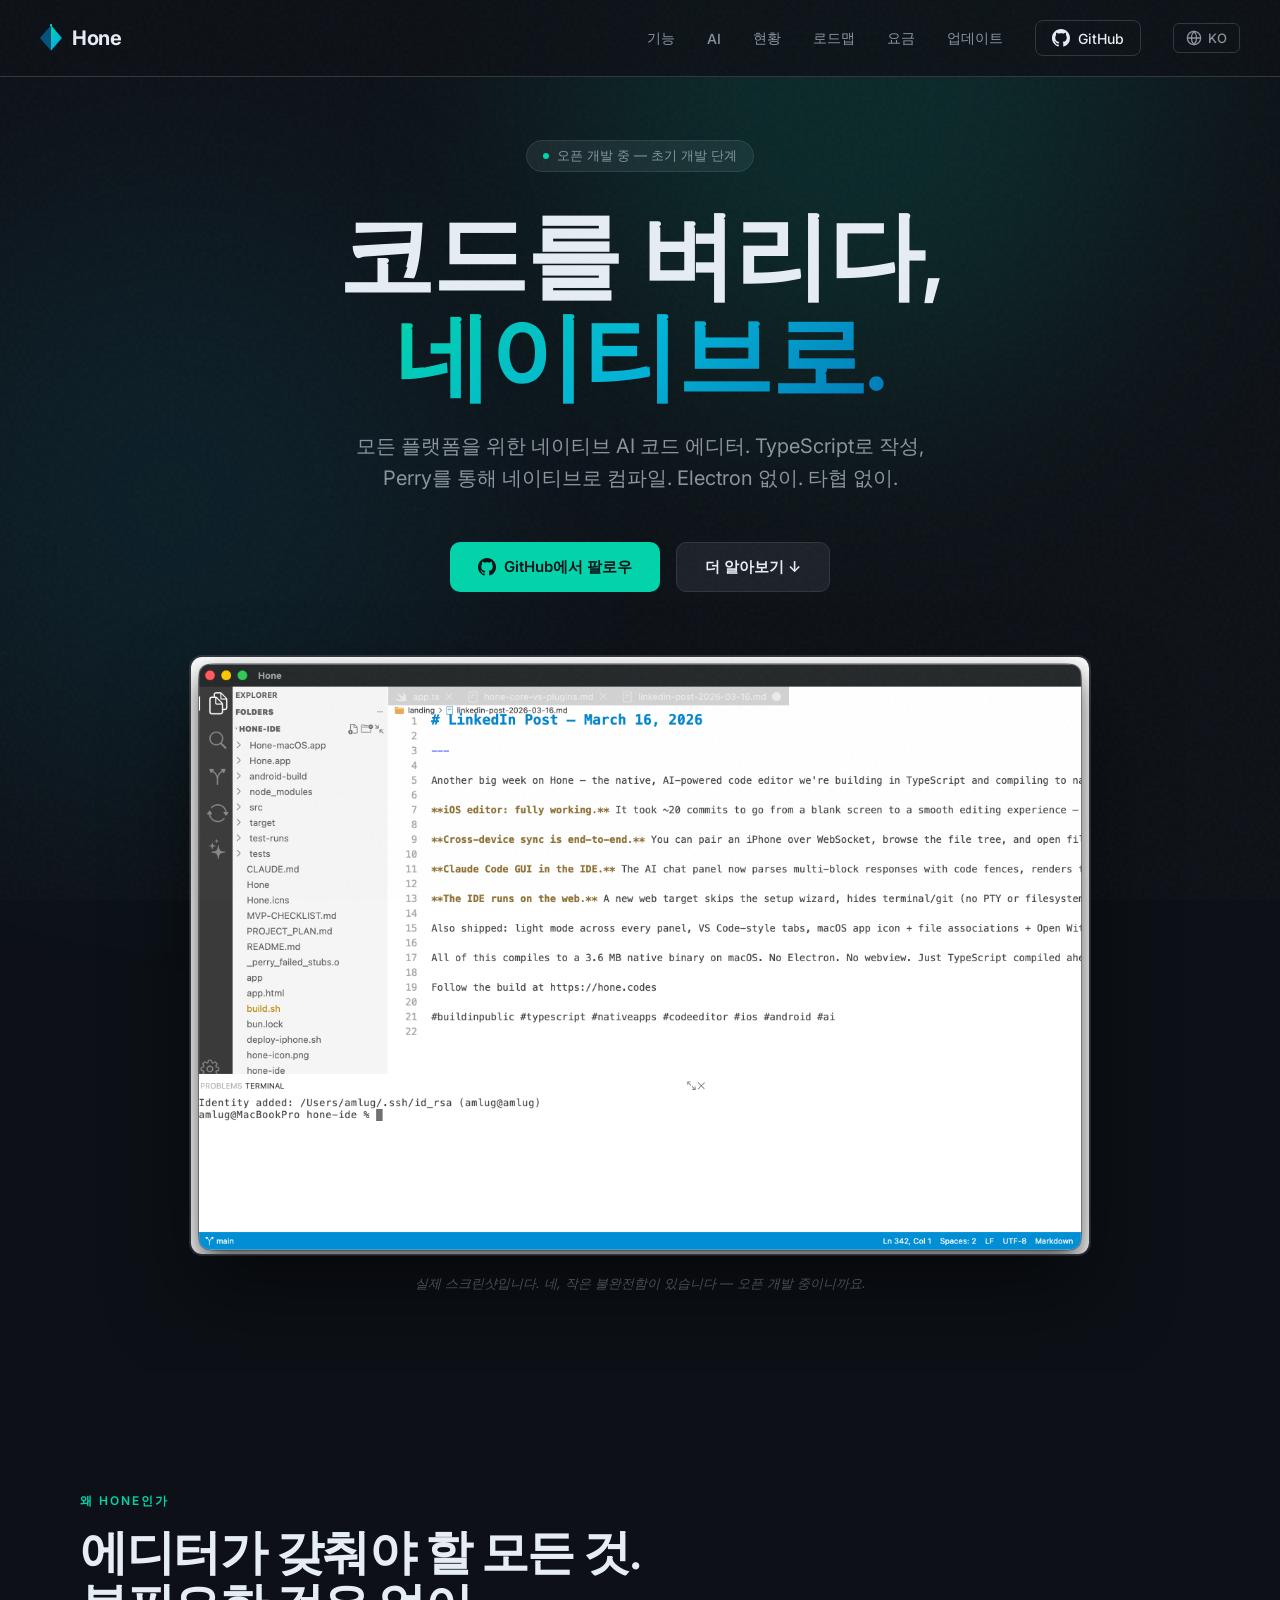
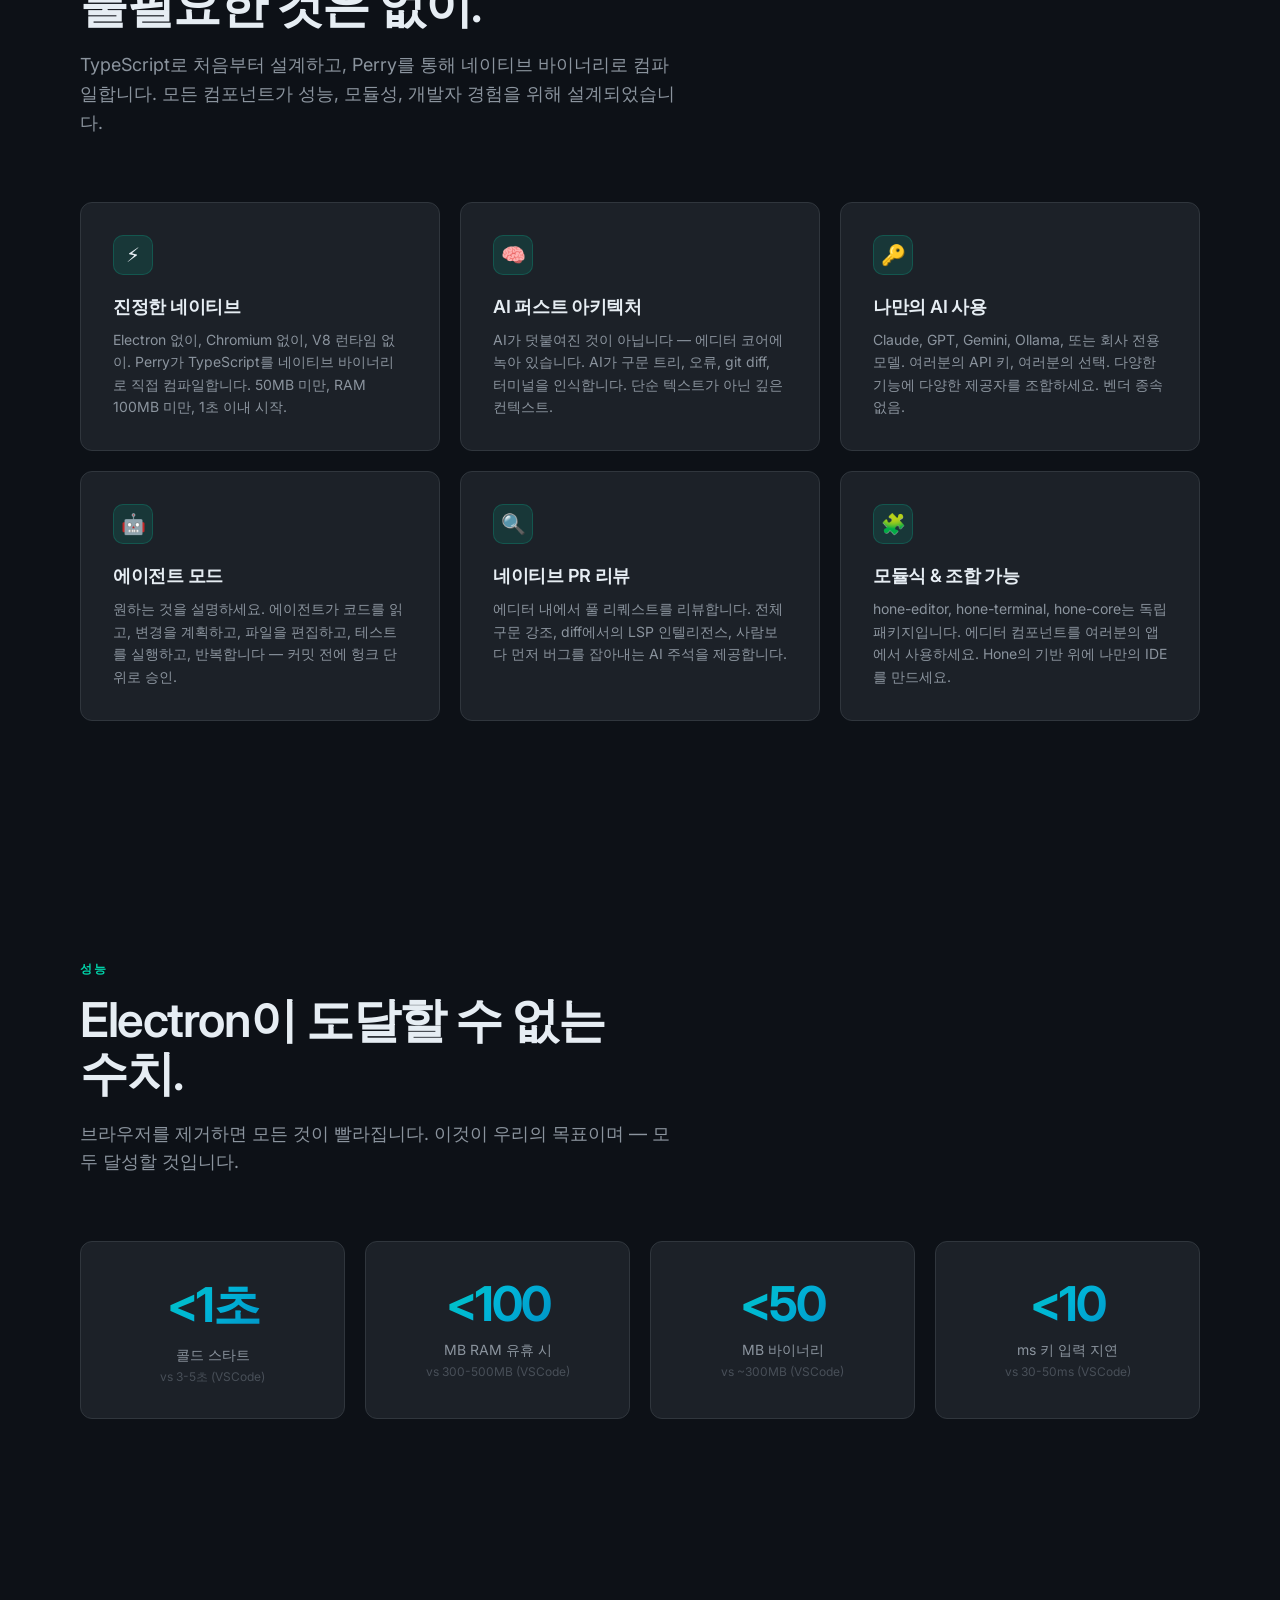
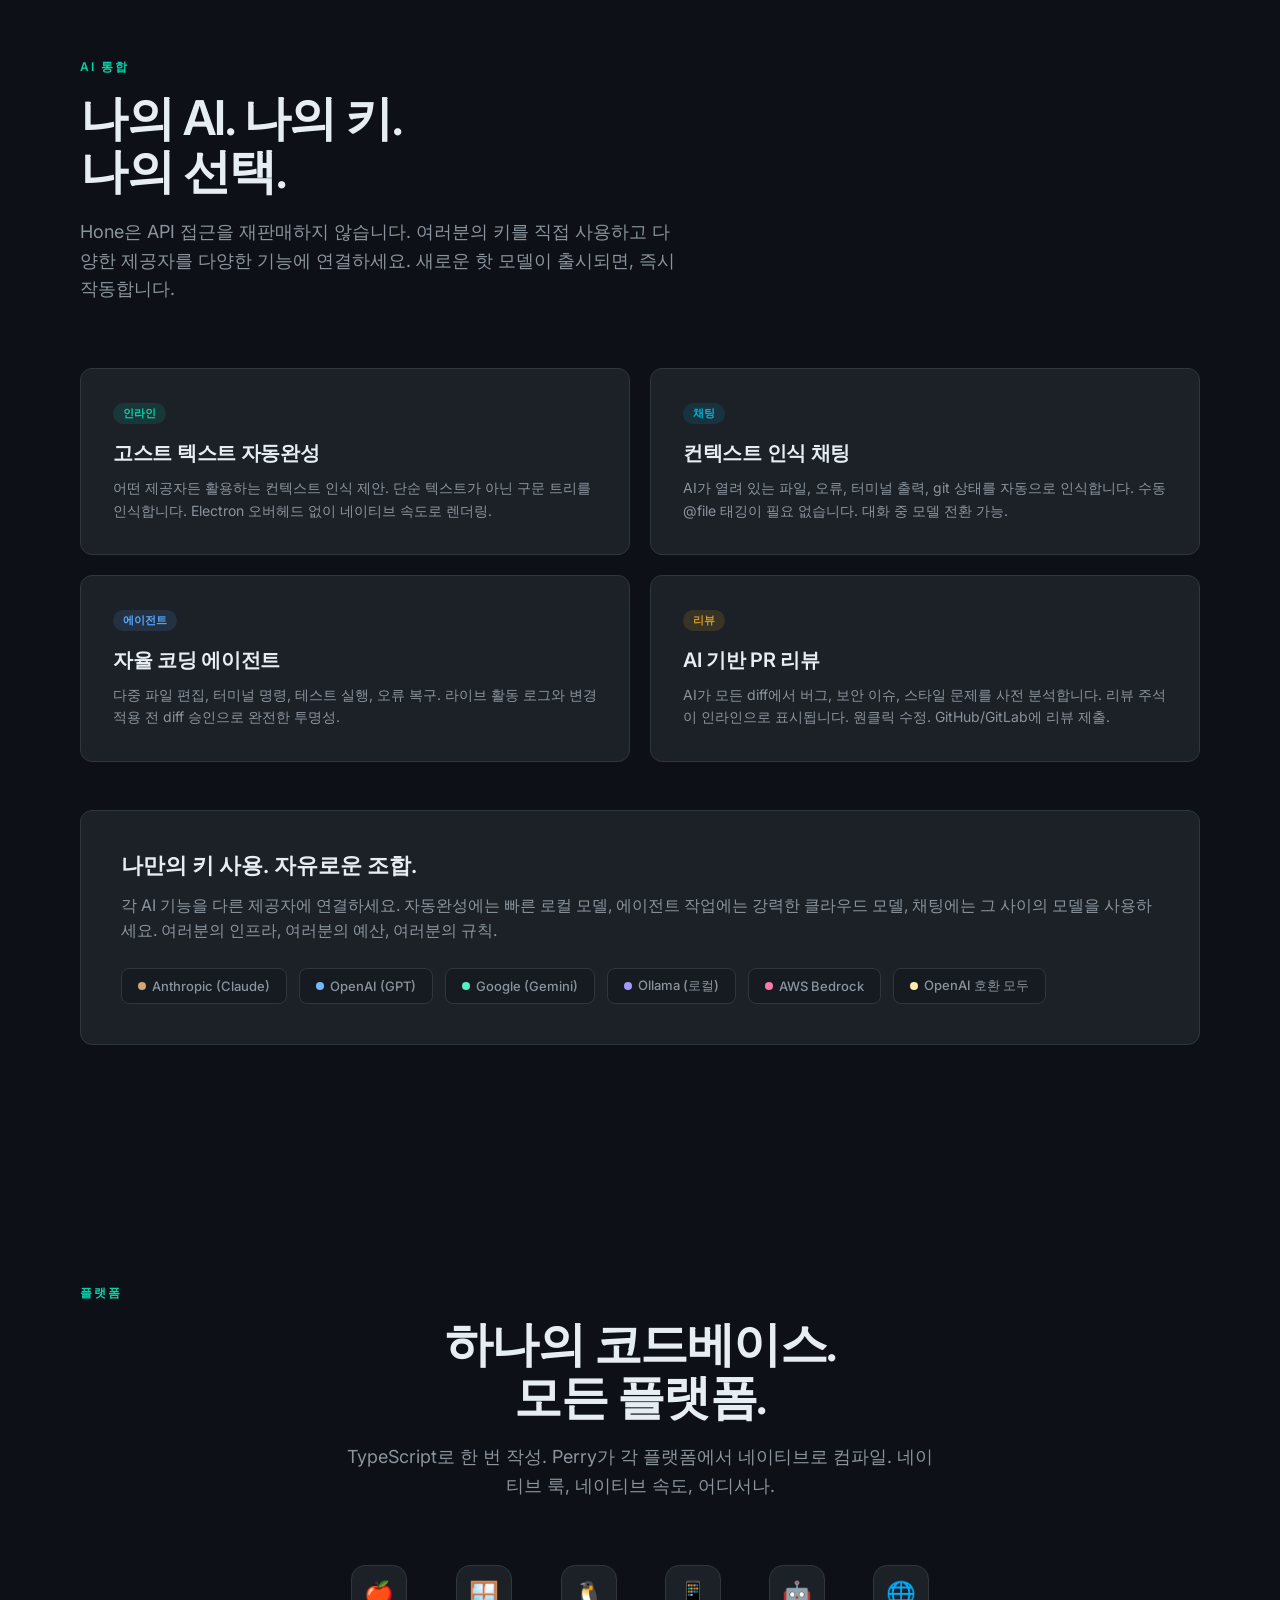
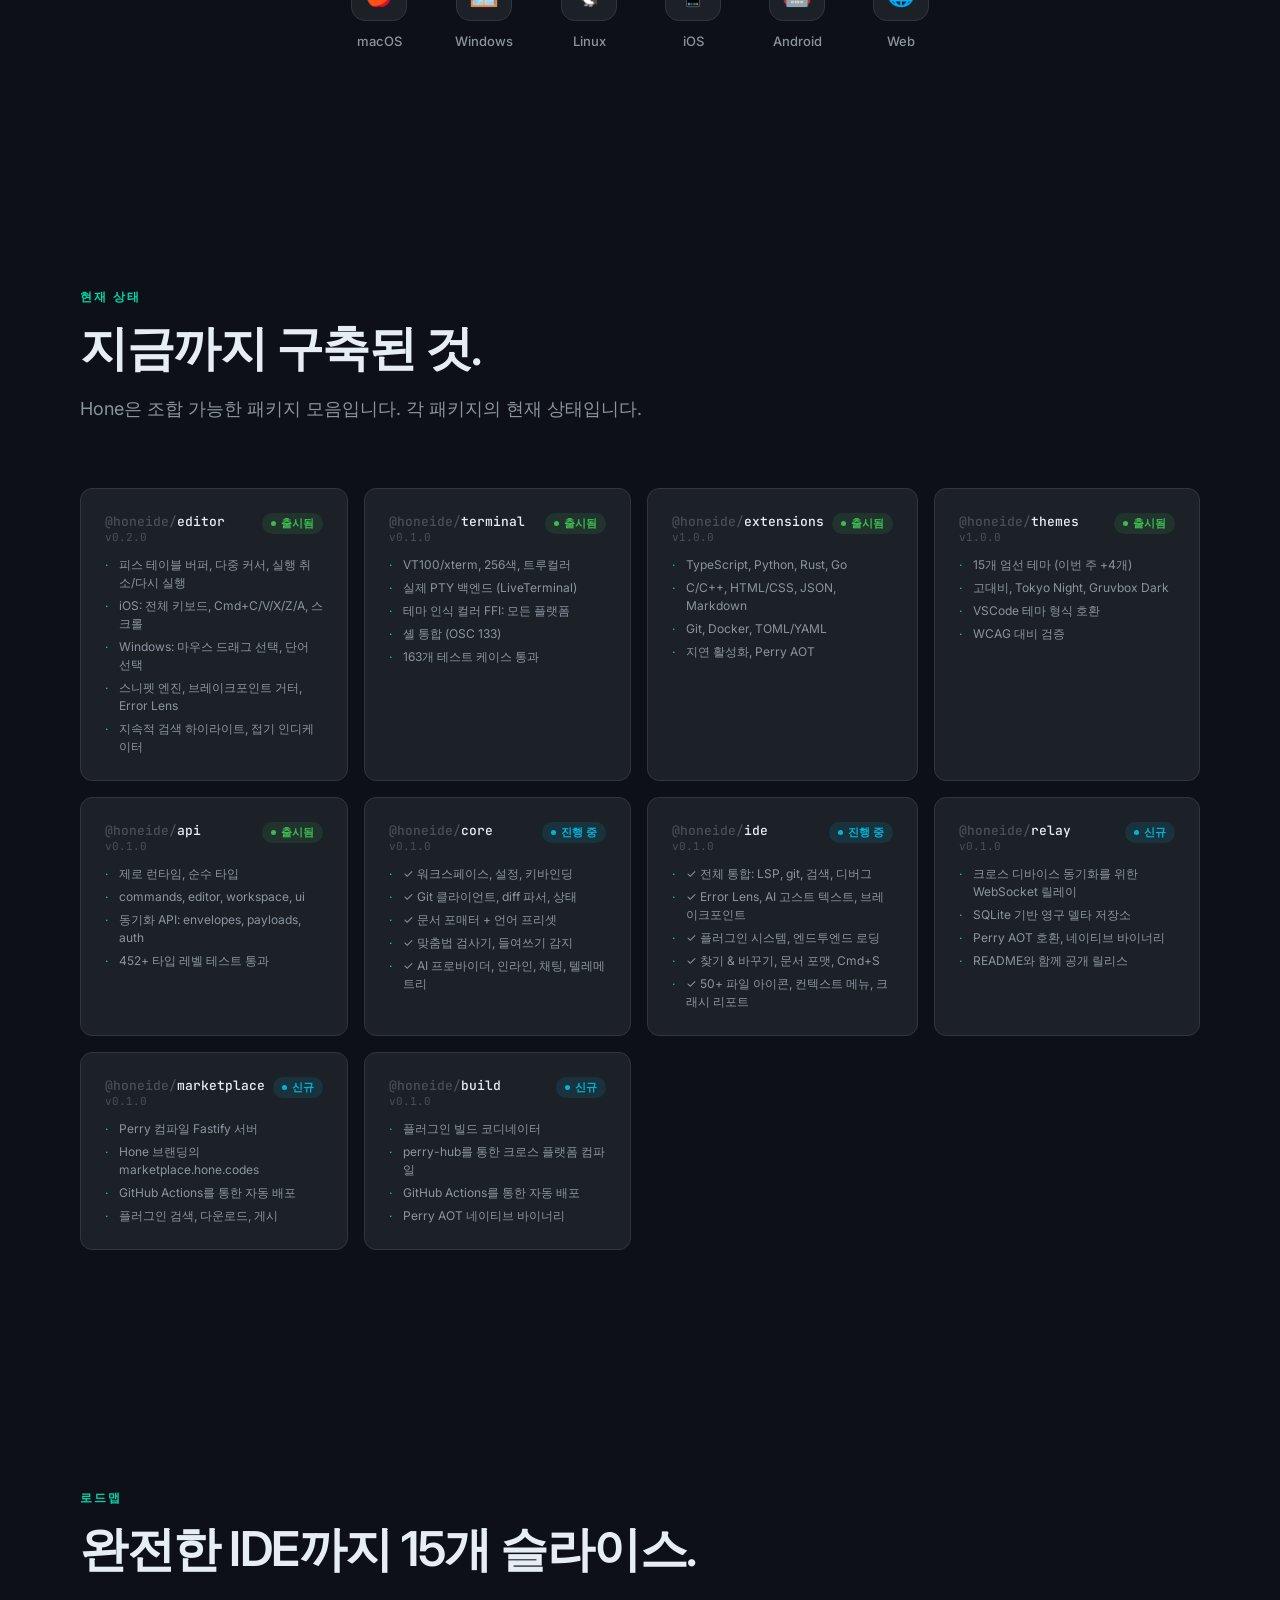
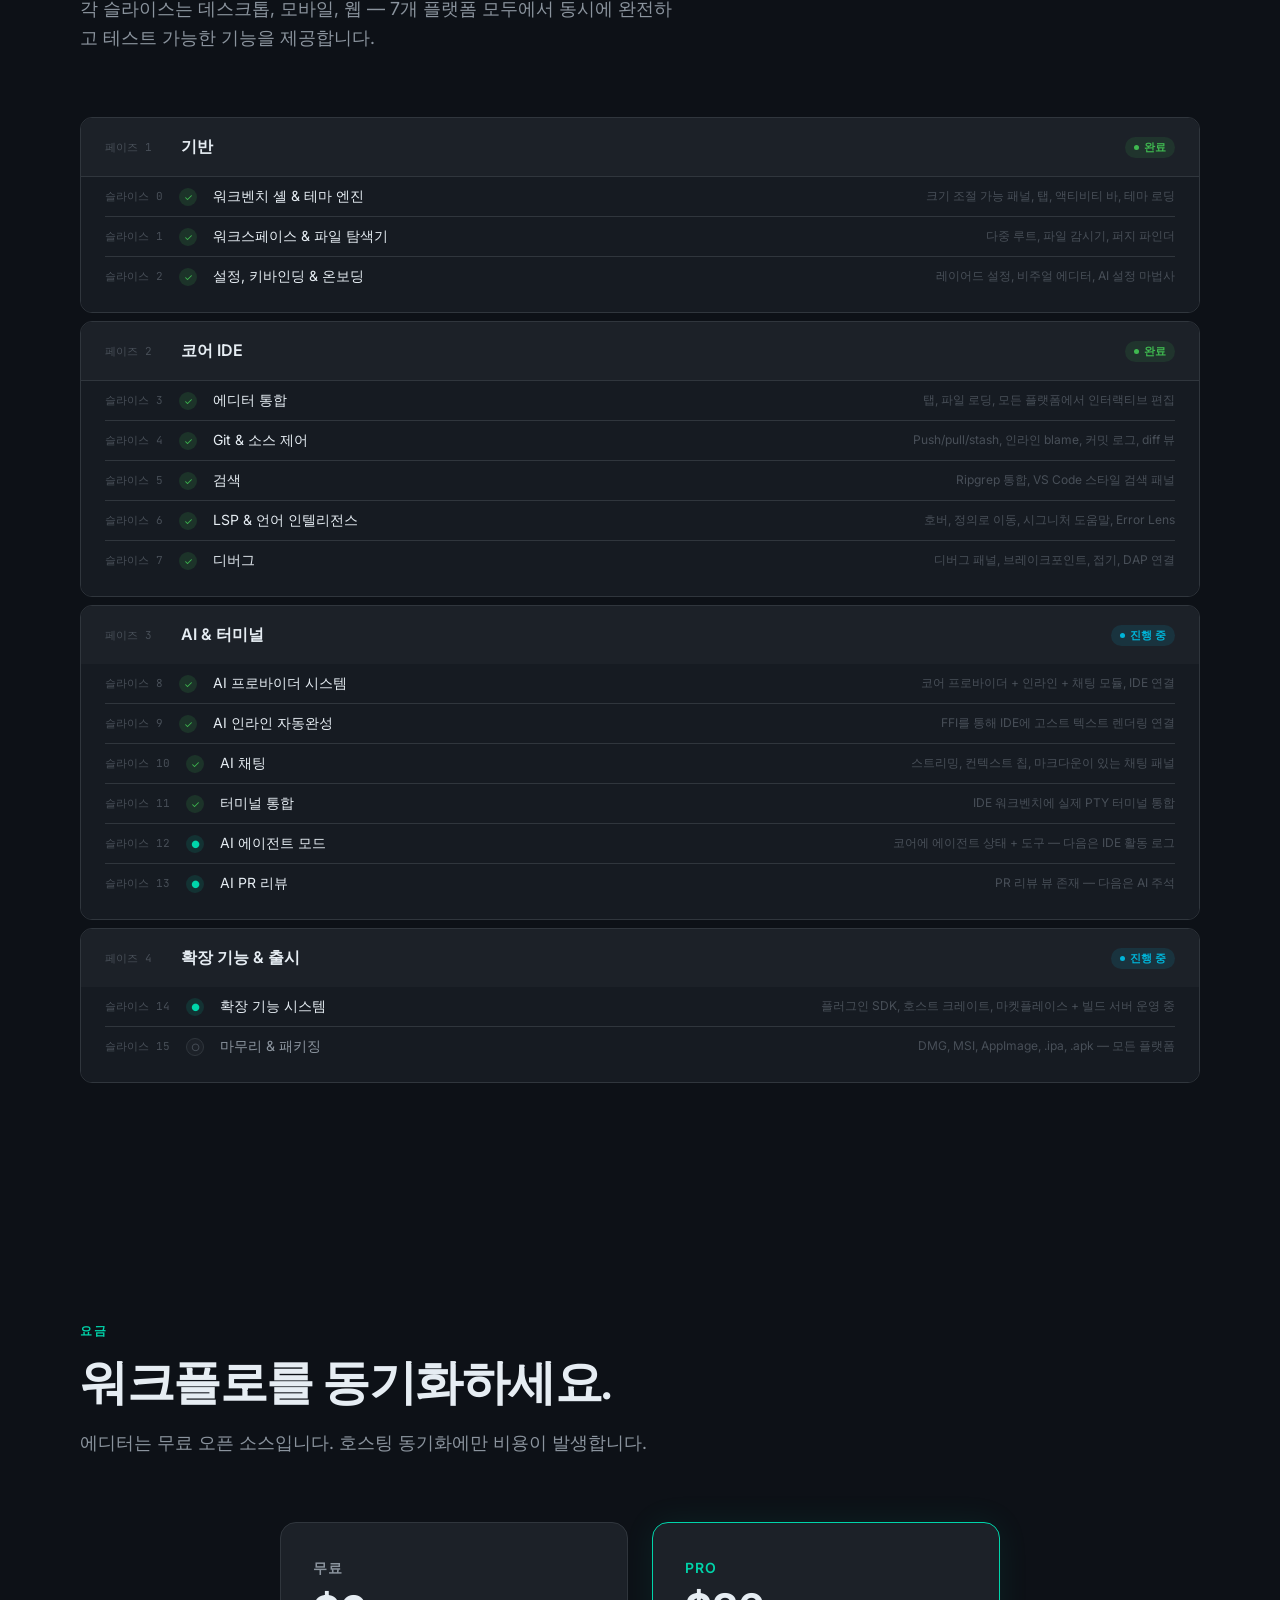
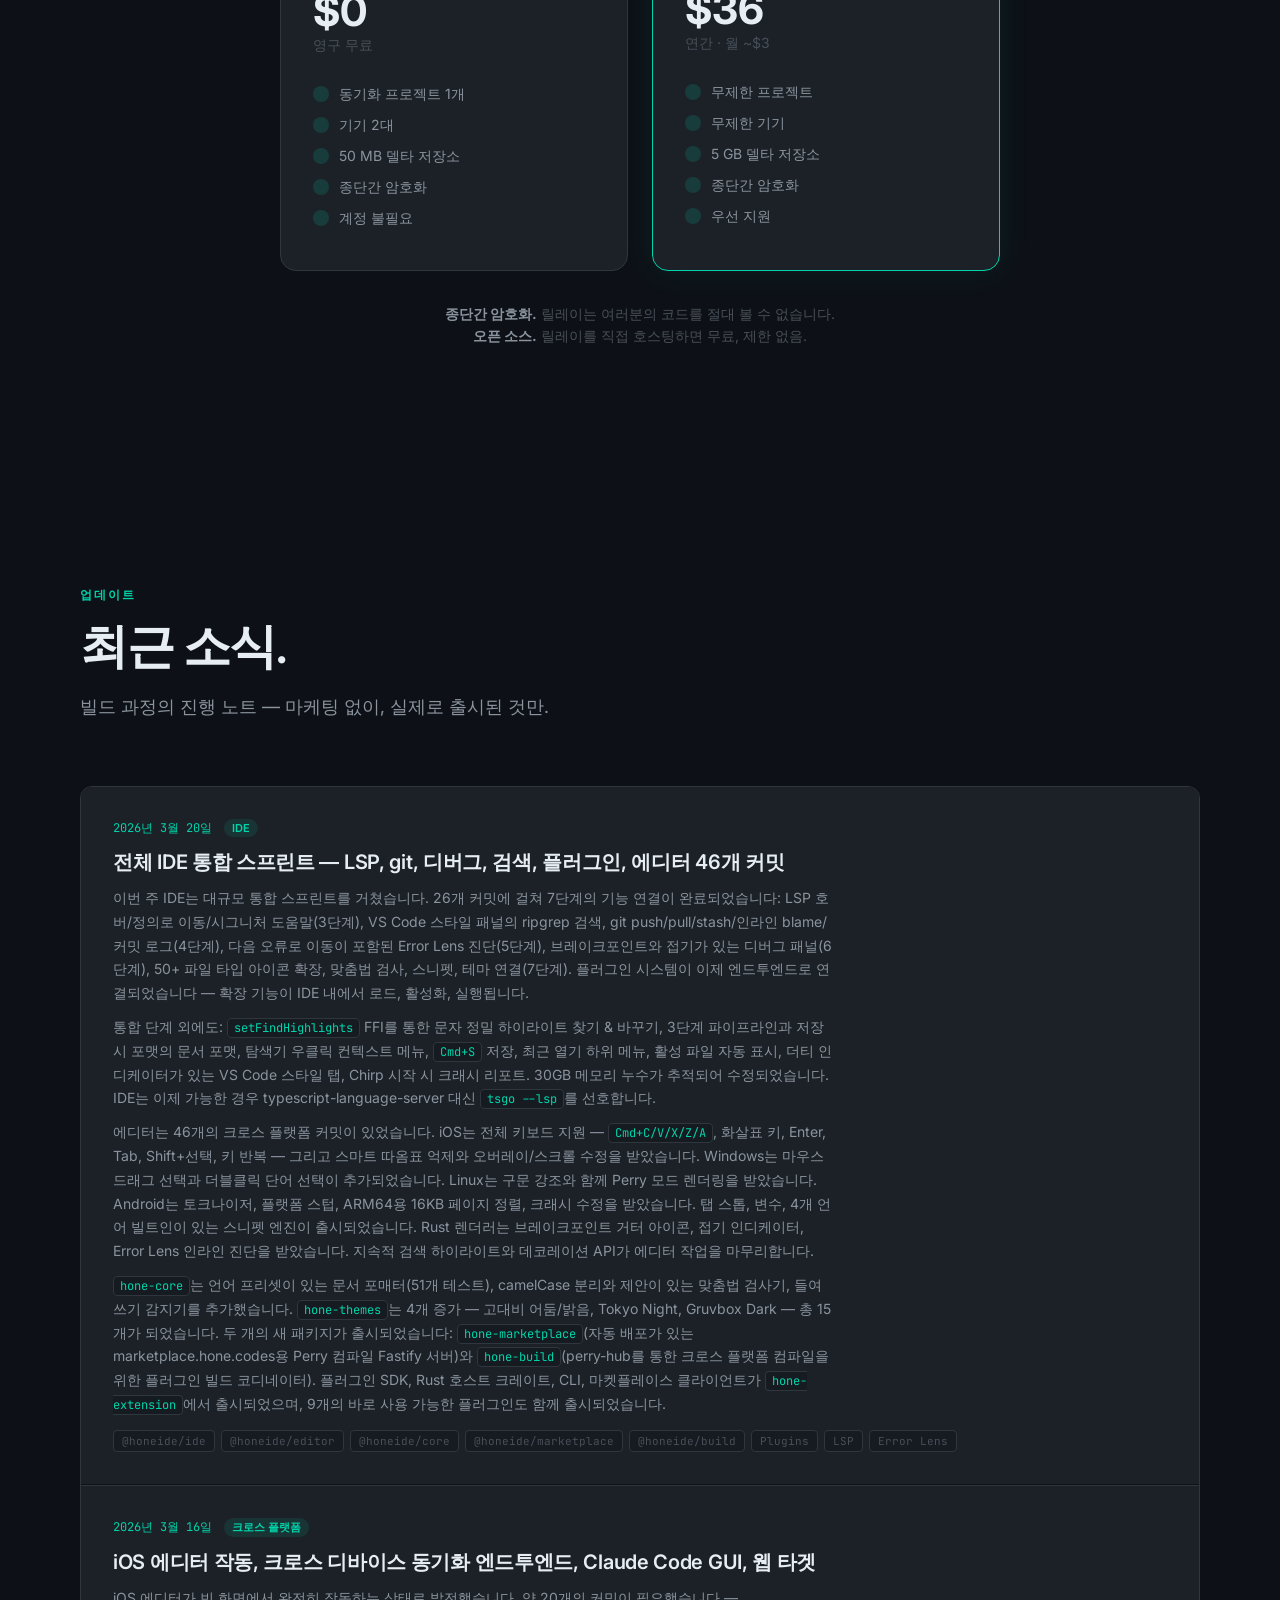
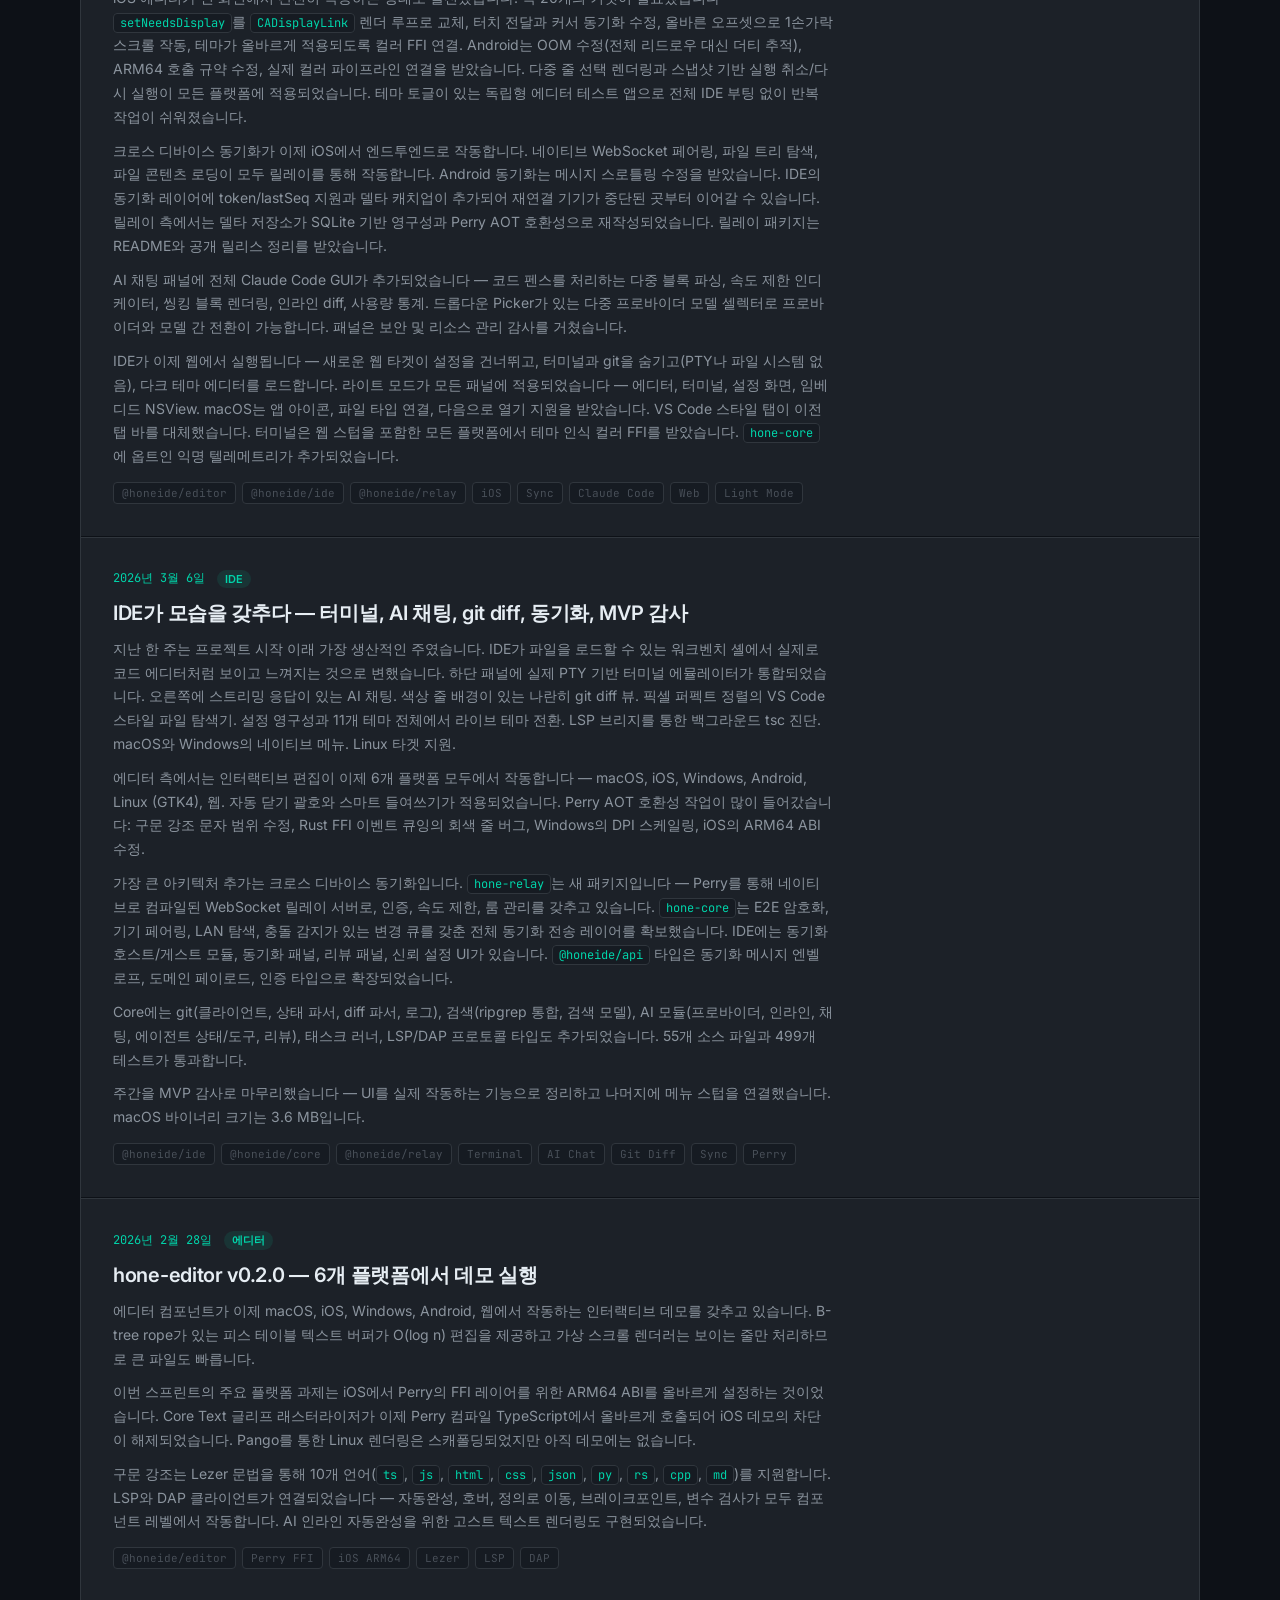
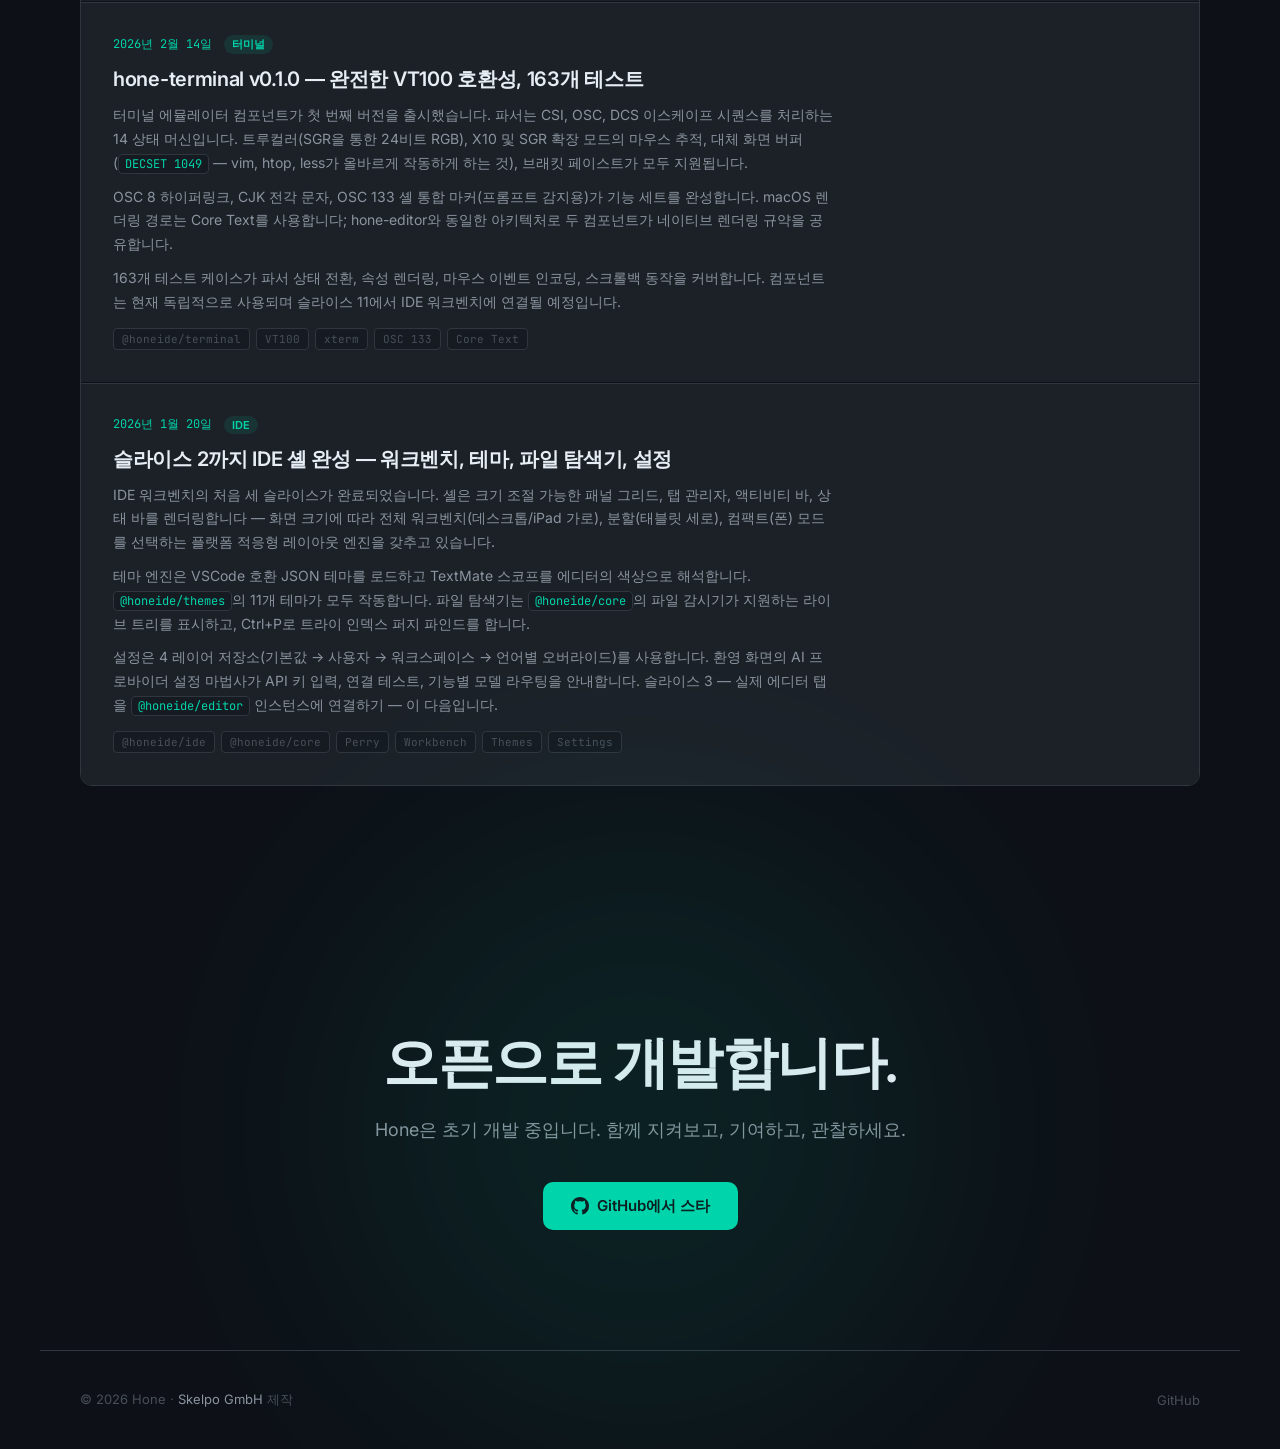
<file: ko/index.html>
<!DOCTYPE html>
<html lang="ko">
<head>
    <meta charset="UTF-8">
    <meta name="viewport" content="width=device-width, initial-scale=1.0">
    <title>Hone — 네이티브로, 코드를 벼리다.</title>
    <meta name="description" content="모든 플랫폼을 위한 네이티브 AI 코드 에디터. TypeScript로 작성, Perry를 통해 네이티브로 컴파일. Electron 없이. 타협 없이.">
    <link rel="canonical" href="https://hone.codes/ko/">
    <meta name="theme-color" content="#0D1117">
    <meta name="author" content="Skelpo GmbH">
    <meta name="robots" content="index, follow">

    <!-- Hreflang -->
    <link rel="alternate" hreflang="en" href="https://hone.codes/">
    <link rel="alternate" hreflang="de" href="https://hone.codes/de/">
    <link rel="alternate" hreflang="ja" href="https://hone.codes/ja/">
    <link rel="alternate" hreflang="zh-Hans" href="https://hone.codes/zh-Hans/">
    <link rel="alternate" hreflang="es" href="https://hone.codes/es/">
    <link rel="alternate" hreflang="fr" href="https://hone.codes/fr/">
    <link rel="alternate" hreflang="pt" href="https://hone.codes/pt/">
    <link rel="alternate" hreflang="ko" href="https://hone.codes/ko/">
    <link rel="alternate" hreflang="it" href="https://hone.codes/it/">
    <link rel="alternate" hreflang="tr" href="https://hone.codes/tr/">
    <link rel="alternate" hreflang="th" href="https://hone.codes/th/">
    <link rel="alternate" hreflang="id" href="https://hone.codes/id/">
    <link rel="alternate" hreflang="vi" href="https://hone.codes/vi/">
    <link rel="alternate" hreflang="x-default" href="https://hone.codes/">

    <!-- Favicon -->
    <link rel="icon" type="image/png" sizes="32x32" href="[data-uri]">

    <!-- Open Graph -->
    <meta property="og:type" content="website">
    <meta property="og:url" content="https://hone.codes/ko/">
    <meta property="og:title" content="Hone — 네이티브로, 코드를 벼리다.">
    <meta property="og:description" content="모든 플랫폼을 위한 네이티브 AI 코드 에디터. TypeScript로 작성, Perry를 통해 네이티브로 컴파일. Electron 없이. 타협 없이.">
    <meta property="og:image" content="https://hone.codes/og-image.png">
    <meta property="og:image:width" content="1200">
    <meta property="og:image:height" content="630">
    <meta property="og:image:alt" content="Hone — 네이티브 코드 에디터">
    <meta property="og:site_name" content="Hone">

    <!-- Twitter Card -->
    <meta name="twitter:card" content="summary_large_image">
    <meta name="twitter:title" content="Hone — 네이티브로, 코드를 벼리다.">
    <meta name="twitter:description" content="모든 플랫폼을 위한 네이티브 AI 코드 에디터. TypeScript로 작성, Perry를 통해 네이티브로 컴파일. Electron 없이. 타협 없이.">
    <meta name="twitter:image" content="https://hone.codes/og-image.png">

    <!-- Structured Data -->
    <script type="application/ld+json">
    {
        "@context": "https://schema.org",
        "@type": "SoftwareApplication",
        "name": "Hone",
        "description": "모든 플랫폼을 위한 네이티브 AI 코드 에디터. TypeScript로 작성, Perry를 통해 네이티브로 컴파일.",
        "url": "https://hone.codes/ko/",
        "applicationCategory": "DeveloperApplication",
        "operatingSystem": "macOS, Windows, Linux, iOS, Android, Web",
        "offers": [
            {
                "@type": "Offer",
                "price": "0",
                "priceCurrency": "USD",
                "description": "무료 — 동기화 프로젝트 1개, 기기 2대"
            },
            {
                "@type": "Offer",
                "price": "36",
                "priceCurrency": "USD",
                "description": "Pro — 무제한 프로젝트, 무제한 기기",
                "billingIncrement": "P1Y"
            }
        ],
        "author": {
            "@type": "Organization",
            "name": "Skelpo GmbH",
            "url": "https://skelpo.com"
        }
    }
    </script>

    <link rel="preconnect" href="https://fonts.googleapis.com">
    <link rel="preconnect" href="https://fonts.gstatic.com" crossorigin>
    <link href="https://fonts.googleapis.com/css2?family=Inter:wght@400;500;600;700&family=JetBrains+Mono:wght@400;500;700&display=swap" rel="stylesheet">
    <link rel="stylesheet" href="/style.css">
</head>
<body>

<nav>
    <a href="/ko/" class="nav-logo">
        <div class="nav-logo-icon">
            <svg width="22" height="28" viewBox="0 0 48 56" xmlns="http://www.w3.org/2000/svg">
                <defs>
                    <linearGradient id="nav-mark-grad" x1="0%" y1="0%" x2="100%" y2="100%">
                        <stop offset="0%" stop-color="#00D4AA"/>
                        <stop offset="60%" stop-color="#00B4D8"/>
                        <stop offset="100%" stop-color="#0077B6"/>
                    </linearGradient>
                    <linearGradient id="nav-edge-grad" x1="0%" y1="0%" x2="100%" y2="0%">
                        <stop offset="0%" stop-color="#00FFD0"/>
                        <stop offset="100%" stop-color="#00D4AA"/>
                    </linearGradient>
                    <filter id="nav-glow">
                        <feGaussianBlur stdDeviation="1.5" result="blur"/>
                        <feMerge><feMergeNode in="blur"/><feMergeNode in="SourceGraphic"/></feMerge>
                    </filter>
                </defs>
                <polygon points="24,0 0,28 24,56" fill="#0077B6" opacity="0.65"/>
                <polygon points="24,0 48,28 24,56" fill="url(#nav-mark-grad)"/>
                <line x1="24" y1="0" x2="24" y2="56" stroke="url(#nav-edge-grad)" stroke-width="1.5" filter="url(#nav-glow)" opacity="0.9"/>
                <circle cx="24" cy="0" r="2.5" fill="#00FFD0" opacity="0.85"/>
            </svg>
        </div>
        <span class="nav-logo-text">Hone</span>
    </a>
    <div class="nav-links">
        <a href="#features">기능</a>
        <a href="#ai">AI</a>
        <a href="#status">현황</a>
        <a href="#roadmap">로드맵</a>
        <a href="#pricing">요금</a>
        <a href="#updates">업데이트</a>
        <a href="https://github.com/HoneIDE" target="_blank" class="nav-github">
            <svg viewBox="0 0 16 16"><path d="M8 0C3.58 0 0 3.58 0 8c0 3.54 2.29 6.53 5.47 7.59.4.07.55-.17.55-.38 0-.19-.01-.82-.01-1.49-2.01.37-2.53-.49-2.69-.94-.09-.23-.48-.94-.82-1.13-.28-.15-.68-.52-.01-.53.63-.01 1.08.58 1.23.82.72 1.21 1.87.87 2.33.66.07-.52.28-.87.51-1.07-1.78-.2-3.64-.89-3.64-3.95 0-.87.31-1.59.82-2.15-.08-.2-.36-1.02.08-2.12 0 0 .67-.21 2.2.82.64-.18 1.32-.27 2-.27.68 0 1.36.09 2 .27 1.53-1.04 2.2-.82 2.2-.82.44 1.1.16 1.92.08 2.12.51.56.82 1.27.82 2.15 0 3.07-1.87 3.75-3.65 3.95.29.25.54.73.54 1.48 0 1.07-.01 1.93-.01 2.2 0 .21.15.46.55.38A8.013 8.013 0 0016 8c0-4.42-3.58-8-8-8z"/></svg>
            GitHub
        </a>
        <div class="lang-picker">
            <button class="lang-picker-btn">
                <svg viewBox="0 0 24 24" fill="none" stroke="currentColor" stroke-width="2"><circle cx="12" cy="12" r="10"/><path d="M2 12h20M12 2a15.3 15.3 0 0 1 4 10 15.3 15.3 0 0 1-4 10 15.3 15.3 0 0 1-4-10 15.3 15.3 0 0 1 4-10z"/></svg>
                KO
            </button>
            <div class="lang-dropdown">
                <a href="/">English</a>
                <a href="/de/">Deutsch</a>
                <a href="/ja/">日本語</a>
                <a href="/zh-Hans/">中文</a>
                <a href="/es/">Español</a>
                <a href="/fr/">Français</a>
                <a href="/pt/">Português</a>
                <a href="/ko/" class="active">한국어</a>
                <a href="/it/">Italiano</a>
                <a href="/tr/">Türkçe</a>
                <a href="/th/">ไทย</a>
                <a href="/id/">Indonesia</a>
                <a href="/vi/">Tiếng Việt</a>
            </div>
        </div>
    </div>
</nav>

<!-- ===== HERO ===== -->
<section class="hero">
    <div class="glow-orb green"></div>
    <div class="glow-orb blue"></div>

    <div class="hero-badge">
        <span class="dot"></span>
        오픈 개발 중 — 초기 개발 단계
    </div>

    <h1>코드를 벼리다,<br><span class="highlight">네이티브로.</span></h1>

    <p class="hero-sub">
        모든 플랫폼을 위한 네이티브 AI 코드 에디터. TypeScript로 작성, Perry를 통해 네이티브로 컴파일. Electron 없이. 타협 없이.
    </p>

    <div class="hero-cta">
        <a href="https://github.com/HoneIDE" target="_blank" class="btn btn-primary">
            <svg width="18" height="18" viewBox="0 0 16 16" fill="currentColor"><path d="M8 0C3.58 0 0 3.58 0 8c0 3.54 2.29 6.53 5.47 7.59.4.07.55-.17.55-.38 0-.19-.01-.82-.01-1.49-2.01.37-2.53-.49-2.69-.94-.09-.23-.48-.94-.82-1.13-.28-.15-.68-.52-.01-.53.63-.01 1.08.58 1.23.82.72 1.21 1.87.87 2.33.66.07-.52.28-.87.51-1.07-1.78-.2-3.64-.89-3.64-3.95 0-.87.31-1.59.82-2.15-.08-.2-.36-1.02.08-2.12 0 0 .67-.21 2.2.82.64-.18 1.32-.27 2-.27.68 0 1.36.09 2 .27 1.53-1.04 2.2-.82 2.2-.82.44 1.1.16 1.92.08 2.12.51.56.82 1.27.82 2.15 0 3.07-1.87 3.75-3.65 3.95.29.25.54.73.54 1.48 0 1.07-.01 1.93-.01 2.2 0 .21.15.46.55.38A8.013 8.013 0 0016 8c0-4.42-3.58-8-8-8z"/></svg>
            GitHub에서 팔로우
        </a>
        <a href="#features" class="btn btn-secondary">
            더 알아보기 ↓
        </a>
    </div>

    <!-- Real screenshot -->
    <div class="screenshot-wrapper">
        <img src="/screenshot.png" alt="macOS에서 실행 중인 Hone IDE — 파일 탐색기, 구문 강조 에디터, 터미널, 탭" class="hero-screenshot">
        <p class="screenshot-caption">실제 스크린샷입니다. 네, 작은 불완전함이 있습니다 — 오픈 개발 중이니까요.</p>
    </div>
</section>

<!-- ===== FEATURES ===== -->
<section class="section fade-in" id="features">
    <div class="section-label">왜 Hone인가</div>
    <h2 class="section-title">에디터가 갖춰야 할 모든 것.<br>불필요한 것은 없이.</h2>
    <p class="section-desc">
        TypeScript로 처음부터 설계하고, Perry를 통해 네이티브 바이너리로 컴파일합니다. 모든 컴포넌트가 성능, 모듈성, 개발자 경험을 위해 설계되었습니다.
    </p>

    <div class="features-grid">
        <div class="feature-card">
            <div class="feature-icon">⚡</div>
            <h3>진정한 네이티브</h3>
            <p>Electron 없이, Chromium 없이, V8 런타임 없이. Perry가 TypeScript를 네이티브 바이너리로 직접 컴파일합니다. 50MB 미만, RAM 100MB 미만, 1초 이내 시작.</p>
        </div>
        <div class="feature-card">
            <div class="feature-icon">🧠</div>
            <h3>AI 퍼스트 아키텍처</h3>
            <p>AI가 덧붙여진 것이 아닙니다 — 에디터 코어에 녹아 있습니다. AI가 구문 트리, 오류, git diff, 터미널을 인식합니다. 단순 텍스트가 아닌 깊은 컨텍스트.</p>
        </div>
        <div class="feature-card">
            <div class="feature-icon">🔑</div>
            <h3>나만의 AI 사용</h3>
            <p>Claude, GPT, Gemini, Ollama, 또는 회사 전용 모델. 여러분의 API 키, 여러분의 선택. 다양한 기능에 다양한 제공자를 조합하세요. 벤더 종속 없음.</p>
        </div>
        <div class="feature-card">
            <div class="feature-icon">🤖</div>
            <h3>에이전트 모드</h3>
            <p>원하는 것을 설명하세요. 에이전트가 코드를 읽고, 변경을 계획하고, 파일을 편집하고, 테스트를 실행하고, 반복합니다 — 커밋 전에 헝크 단위로 승인.</p>
        </div>
        <div class="feature-card">
            <div class="feature-icon">🔍</div>
            <h3>네이티브 PR 리뷰</h3>
            <p>에디터 내에서 풀 리퀘스트를 리뷰합니다. 전체 구문 강조, diff에서의 LSP 인텔리전스, 사람보다 먼저 버그를 잡아내는 AI 주석을 제공합니다.</p>
        </div>
        <div class="feature-card">
            <div class="feature-icon">🧩</div>
            <h3>모듈식 & 조합 가능</h3>
            <p>hone-editor, hone-terminal, hone-core는 독립 패키지입니다. 에디터 컴포넌트를 여러분의 앱에서 사용하세요. Hone의 기반 위에 나만의 IDE를 만드세요.</p>
        </div>
    </div>
</section>

<!-- ===== PERFORMANCE ===== -->
<section class="section fade-in" id="performance">
    <div class="section-label">성능</div>
    <h2 class="section-title">Electron이 도달할 수 없는<br>수치.</h2>
    <p class="section-desc">
        브라우저를 제거하면 모든 것이 빨라집니다. 이것이 우리의 목표이며 — 모두 달성할 것입니다.
    </p>

    <div class="perf-grid">
        <div class="perf-card">
            <div class="perf-value">&lt;1초</div>
            <div class="perf-label">콜드 스타트</div>
            <div class="perf-compare">vs 3-5초 (VSCode)</div>
        </div>
        <div class="perf-card">
            <div class="perf-value">&lt;100</div>
            <div class="perf-label">MB RAM 유휴 시</div>
            <div class="perf-compare">vs 300-500MB (VSCode)</div>
        </div>
        <div class="perf-card">
            <div class="perf-value">&lt;50</div>
            <div class="perf-label">MB 바이너리</div>
            <div class="perf-compare">vs ~300MB (VSCode)</div>
        </div>
        <div class="perf-card">
            <div class="perf-value">&lt;10</div>
            <div class="perf-label">ms 키 입력 지연</div>
            <div class="perf-compare">vs 30-50ms (VSCode)</div>
        </div>
    </div>
</section>

<!-- ===== AI ===== -->
<section class="section fade-in" id="ai">
    <div class="section-label">AI 통합</div>
    <h2 class="section-title">나의 AI. 나의 키.<br>나의 선택.</h2>
    <p class="section-desc">
        Hone은 API 접근을 재판매하지 않습니다. 여러분의 키를 직접 사용하고 다양한 제공자를 다양한 기능에 연결하세요. 새로운 핫 모델이 출시되면, 즉시 작동합니다.
    </p>

    <div class="ai-features">
        <div class="ai-feature-card">
            <span class="tag tag-green">인라인</span>
            <h3>고스트 텍스트 자동완성</h3>
            <p>어떤 제공자든 활용하는 컨텍스트 인식 제안. 단순 텍스트가 아닌 구문 트리를 인식합니다. Electron 오버헤드 없이 네이티브 속도로 렌더링.</p>
        </div>
        <div class="ai-feature-card">
            <span class="tag tag-blue">채팅</span>
            <h3>컨텍스트 인식 채팅</h3>
            <p>AI가 열려 있는 파일, 오류, 터미널 출력, git 상태를 자동으로 인식합니다. 수동 @file 태깅이 필요 없습니다. 대화 중 모델 전환 가능.</p>
        </div>
        <div class="ai-feature-card">
            <span class="tag tag-purple">에이전트</span>
            <h3>자율 코딩 에이전트</h3>
            <p>다중 파일 편집, 터미널 명령, 테스트 실행, 오류 복구. 라이브 활동 로그와 변경 적용 전 diff 승인으로 완전한 투명성.</p>
        </div>
        <div class="ai-feature-card">
            <span class="tag tag-yellow">리뷰</span>
            <h3>AI 기반 PR 리뷰</h3>
            <p>AI가 모든 diff에서 버그, 보안 이슈, 스타일 문제를 사전 분석합니다. 리뷰 주석이 인라인으로 표시됩니다. 원클릭 수정. GitHub/GitLab에 리뷰 제출.</p>
        </div>
    </div>

    <div class="byok-block">
        <h3>나만의 키 사용. 자유로운 조합.</h3>
        <p>각 AI 기능을 다른 제공자에 연결하세요. 자동완성에는 빠른 로컬 모델, 에이전트 작업에는 강력한 클라우드 모델, 채팅에는 그 사이의 모델을 사용하세요. 여러분의 인프라, 여러분의 예산, 여러분의 규칙.</p>
        <div class="provider-logos">
            <div class="provider-pill"><span class="provider-dot" style="background:#d4a574"></span> Anthropic (Claude)</div>
            <div class="provider-pill"><span class="provider-dot" style="background:#74b9ff"></span> OpenAI (GPT)</div>
            <div class="provider-pill"><span class="provider-dot" style="background:#55efc4"></span> Google (Gemini)</div>
            <div class="provider-pill"><span class="provider-dot" style="background:#a29bfe"></span> Ollama (로컬)</div>
            <div class="provider-pill"><span class="provider-dot" style="background:#fd79a8"></span> AWS Bedrock</div>
            <div class="provider-pill"><span class="provider-dot" style="background:#ffeaa7"></span> OpenAI 호환 모두</div>
        </div>
    </div>
</section>

<!-- ===== PLATFORMS ===== -->
<section class="section fade-in" id="platforms">
    <div class="section-label">플랫폼</div>
    <h2 class="section-title" style="text-align:center;">하나의 코드베이스.<br>모든 플랫폼.</h2>
    <p class="section-desc" style="text-align:center; margin-left:auto; margin-right:auto;">
        TypeScript로 한 번 작성. Perry가 각 플랫폼에서 네이티브로 컴파일. 네이티브 룩, 네이티브 속도, 어디서나.
    </p>

    <div class="platforms-row">
        <div class="platform-item">
            <div class="platform-icon">🍎</div>
            <span class="platform-label">macOS</span>
        </div>
        <div class="platform-item">
            <div class="platform-icon">🪟</div>
            <span class="platform-label">Windows</span>
        </div>
        <div class="platform-item">
            <div class="platform-icon">🐧</div>
            <span class="platform-label">Linux</span>
        </div>
        <div class="platform-item">
            <div class="platform-icon">📱</div>
            <span class="platform-label">iOS</span>
        </div>
        <div class="platform-item">
            <div class="platform-icon">🤖</div>
            <span class="platform-label">Android</span>
        </div>
        <div class="platform-item">
            <div class="platform-icon">🌐</div>
            <span class="platform-label">Web</span>
        </div>
    </div>
</section>

<!-- ===== STATUS ===== -->
<section class="section fade-in" id="status">
    <div class="section-label">현재 상태</div>
    <h2 class="section-title">지금까지 구축된 것.</h2>
    <p class="section-desc">
        Hone은 조합 가능한 패키지 모음입니다. 각 패키지의 현재 상태입니다.
    </p>

    <div class="status-grid">
        <div class="status-card">
            <div class="status-card-header">
                <div>
                    <div class="pkg-name"><span class="pkg-scope">@honeide/</span>editor</div>
                    <div class="version-tag">v0.2.0</div>
                </div>
                <span class="status-badge badge-done"><span class="badge-dot"></span>출시됨</span>
            </div>
            <ul class="status-card-bullets">
                <li>피스 테이블 버퍼, 다중 커서, 실행 취소/다시 실행</li>
                <li>iOS: 전체 키보드, Cmd+C/V/X/Z/A, 스크롤</li>
                <li>Windows: 마우스 드래그 선택, 단어 선택</li>
                <li>스니펫 엔진, 브레이크포인트 거터, Error Lens</li>
                <li>지속적 검색 하이라이트, 접기 인디케이터</li>
            </ul>
        </div>

        <div class="status-card">
            <div class="status-card-header">
                <div>
                    <div class="pkg-name"><span class="pkg-scope">@honeide/</span>terminal</div>
                    <div class="version-tag">v0.1.0</div>
                </div>
                <span class="status-badge badge-done"><span class="badge-dot"></span>출시됨</span>
            </div>
            <ul class="status-card-bullets">
                <li>VT100/xterm, 256색, 트루컬러</li>
                <li>실제 PTY 백엔드 (LiveTerminal)</li>
                <li>테마 인식 컬러 FFI: 모든 플랫폼</li>
                <li>셸 통합 (OSC 133)</li>
                <li>163개 테스트 케이스 통과</li>
            </ul>
        </div>

        <div class="status-card">
            <div class="status-card-header">
                <div>
                    <div class="pkg-name"><span class="pkg-scope">@honeide/</span>extensions</div>
                    <div class="version-tag">v1.0.0</div>
                </div>
                <span class="status-badge badge-done"><span class="badge-dot"></span>출시됨</span>
            </div>
            <ul class="status-card-bullets">
                <li>TypeScript, Python, Rust, Go</li>
                <li>C/C++, HTML/CSS, JSON, Markdown</li>
                <li>Git, Docker, TOML/YAML</li>
                <li>지연 활성화, Perry AOT</li>
            </ul>
        </div>

        <div class="status-card">
            <div class="status-card-header">
                <div>
                    <div class="pkg-name"><span class="pkg-scope">@honeide/</span>themes</div>
                    <div class="version-tag">v1.0.0</div>
                </div>
                <span class="status-badge badge-done"><span class="badge-dot"></span>출시됨</span>
            </div>
            <ul class="status-card-bullets">
                <li>15개 엄선 테마 (이번 주 +4개)</li>
                <li>고대비, Tokyo Night, Gruvbox Dark</li>
                <li>VSCode 테마 형식 호환</li>
                <li>WCAG 대비 검증</li>
            </ul>
        </div>

        <div class="status-card">
            <div class="status-card-header">
                <div>
                    <div class="pkg-name"><span class="pkg-scope">@honeide/</span>api</div>
                    <div class="version-tag">v0.1.0</div>
                </div>
                <span class="status-badge badge-done"><span class="badge-dot"></span>출시됨</span>
            </div>
            <ul class="status-card-bullets">
                <li>제로 런타임, 순수 타입</li>
                <li>commands, editor, workspace, ui</li>
                <li>동기화 API: envelopes, payloads, auth</li>
                <li>452+ 타입 레벨 테스트 통과</li>
            </ul>
        </div>

        <div class="status-card">
            <div class="status-card-header">
                <div>
                    <div class="pkg-name"><span class="pkg-scope">@honeide/</span>core</div>
                    <div class="version-tag">v0.1.0</div>
                </div>
                <span class="status-badge badge-active"><span class="badge-dot"></span>진행 중</span>
            </div>
            <ul class="status-card-bullets">
                <li>✓ 워크스페이스, 설정, 키바인딩</li>
                <li>✓ Git 클라이언트, diff 파서, 상태</li>
                <li>✓ 문서 포매터 + 언어 프리셋</li>
                <li>✓ 맞춤법 검사기, 들여쓰기 감지</li>
                <li>✓ AI 프로바이더, 인라인, 채팅, 텔레메트리</li>
            </ul>
        </div>

        <div class="status-card">
            <div class="status-card-header">
                <div>
                    <div class="pkg-name"><span class="pkg-scope">@honeide/</span>ide</div>
                    <div class="version-tag">v0.1.0</div>
                </div>
                <span class="status-badge badge-active"><span class="badge-dot"></span>진행 중</span>
            </div>
            <ul class="status-card-bullets">
                <li>✓ 전체 통합: LSP, git, 검색, 디버그</li>
                <li>✓ Error Lens, AI 고스트 텍스트, 브레이크포인트</li>
                <li>✓ 플러그인 시스템, 엔드투엔드 로딩</li>
                <li>✓ 찾기 & 바꾸기, 문서 포맷, Cmd+S</li>
                <li>✓ 50+ 파일 아이콘, 컨텍스트 메뉴, 크래시 리포트</li>
            </ul>
        </div>

        <div class="status-card">
            <div class="status-card-header">
                <div>
                    <div class="pkg-name"><span class="pkg-scope">@honeide/</span>relay</div>
                    <div class="version-tag">v0.1.0</div>
                </div>
                <span class="status-badge badge-active"><span class="badge-dot"></span>신규</span>
            </div>
            <ul class="status-card-bullets">
                <li>크로스 디바이스 동기화를 위한 WebSocket 릴레이</li>
                <li>SQLite 기반 영구 델타 저장소</li>
                <li>Perry AOT 호환, 네이티브 바이너리</li>
                <li>README와 함께 공개 릴리스</li>
            </ul>
        </div>

        <div class="status-card">
            <div class="status-card-header">
                <div>
                    <div class="pkg-name"><span class="pkg-scope">@honeide/</span>marketplace</div>
                    <div class="version-tag">v0.1.0</div>
                </div>
                <span class="status-badge badge-active"><span class="badge-dot"></span>신규</span>
            </div>
            <ul class="status-card-bullets">
                <li>Perry 컴파일 Fastify 서버</li>
                <li>Hone 브랜딩의 marketplace.hone.codes</li>
                <li>GitHub Actions를 통한 자동 배포</li>
                <li>플러그인 검색, 다운로드, 게시</li>
            </ul>
        </div>

        <div class="status-card">
            <div class="status-card-header">
                <div>
                    <div class="pkg-name"><span class="pkg-scope">@honeide/</span>build</div>
                    <div class="version-tag">v0.1.0</div>
                </div>
                <span class="status-badge badge-active"><span class="badge-dot"></span>신규</span>
            </div>
            <ul class="status-card-bullets">
                <li>플러그인 빌드 코디네이터</li>
                <li>perry-hub를 통한 크로스 플랫폼 컴파일</li>
                <li>GitHub Actions를 통한 자동 배포</li>
                <li>Perry AOT 네이티브 바이너리</li>
            </ul>
        </div>
    </div>
</section>

<!-- ===== ROADMAP ===== -->
<section class="section fade-in" id="roadmap">
    <div class="section-label">로드맵</div>
    <h2 class="section-title">완전한 IDE까지 15개 슬라이스.</h2>
    <p class="section-desc">
        각 슬라이스는 데스크톱, 모바일, 웹 — 7개 플랫폼 모두에서 동시에 완전하고 테스트 가능한 기능을 제공합니다.
    </p>

    <div class="roadmap-phases">

        <div class="phase-block done">
            <div class="phase-header">
                <span class="phase-number">페이즈 1</span>
                <span class="phase-title">기반</span>
                <span class="status-badge badge-done"><span class="badge-dot"></span>완료</span>
            </div>
            <div class="phase-slices">
                <div class="slice-row">
                    <span class="slice-num">슬라이스 0</span>
                    <span class="slice-check done">✓</span>
                    <span class="slice-name">워크벤치 셸 & 테마 엔진</span>
                    <span class="slice-detail">크기 조절 가능 패널, 탭, 액티비티 바, 테마 로딩</span>
                </div>
                <div class="slice-row">
                    <span class="slice-num">슬라이스 1</span>
                    <span class="slice-check done">✓</span>
                    <span class="slice-name">워크스페이스 & 파일 탐색기</span>
                    <span class="slice-detail">다중 루트, 파일 감시기, 퍼지 파인더</span>
                </div>
                <div class="slice-row">
                    <span class="slice-num">슬라이스 2</span>
                    <span class="slice-check done">✓</span>
                    <span class="slice-name">설정, 키바인딩 & 온보딩</span>
                    <span class="slice-detail">레이어드 설정, 비주얼 에디터, AI 설정 마법사</span>
                </div>
            </div>
        </div>

        <div class="phase-block done">
            <div class="phase-header">
                <span class="phase-number">페이즈 2</span>
                <span class="phase-title">코어 IDE</span>
                <span class="status-badge badge-done"><span class="badge-dot"></span>완료</span>
            </div>
            <div class="phase-slices">
                <div class="slice-row">
                    <span class="slice-num">슬라이스 3</span>
                    <span class="slice-check done">✓</span>
                    <span class="slice-name">에디터 통합</span>
                    <span class="slice-detail">탭, 파일 로딩, 모든 플랫폼에서 인터랙티브 편집</span>
                </div>
                <div class="slice-row">
                    <span class="slice-num">슬라이스 4</span>
                    <span class="slice-check done">✓</span>
                    <span class="slice-name">Git & 소스 제어</span>
                    <span class="slice-detail">Push/pull/stash, 인라인 blame, 커밋 로그, diff 뷰</span>
                </div>
                <div class="slice-row">
                    <span class="slice-num">슬라이스 5</span>
                    <span class="slice-check done">✓</span>
                    <span class="slice-name">검색</span>
                    <span class="slice-detail">Ripgrep 통합, VS Code 스타일 검색 패널</span>
                </div>
                <div class="slice-row">
                    <span class="slice-num">슬라이스 6</span>
                    <span class="slice-check done">✓</span>
                    <span class="slice-name">LSP & 언어 인텔리전스</span>
                    <span class="slice-detail">호버, 정의로 이동, 시그니처 도움말, Error Lens</span>
                </div>
                <div class="slice-row">
                    <span class="slice-num">슬라이스 7</span>
                    <span class="slice-check done">✓</span>
                    <span class="slice-name">디버그</span>
                    <span class="slice-detail">디버그 패널, 브레이크포인트, 접기, DAP 연결</span>
                </div>
            </div>
        </div>

        <div class="phase-block">
            <div class="phase-header">
                <span class="phase-number">페이즈 3</span>
                <span class="phase-title">AI & 터미널</span>
                <span class="status-badge badge-active"><span class="badge-dot"></span>진행 중</span>
            </div>
            <div class="phase-slices">
                <div class="slice-row">
                    <span class="slice-num">슬라이스 8</span>
                    <span class="slice-check done">✓</span>
                    <span class="slice-name">AI 프로바이더 시스템</span>
                    <span class="slice-detail">코어 프로바이더 + 인라인 + 채팅 모듈, IDE 연결</span>
                </div>
                <div class="slice-row">
                    <span class="slice-num">슬라이스 9</span>
                    <span class="slice-check done">✓</span>
                    <span class="slice-name">AI 인라인 자동완성</span>
                    <span class="slice-detail">FFI를 통해 IDE에 고스트 텍스트 렌더링 연결</span>
                </div>
                <div class="slice-row">
                    <span class="slice-num">슬라이스 10</span>
                    <span class="slice-check done">✓</span>
                    <span class="slice-name">AI 채팅</span>
                    <span class="slice-detail">스트리밍, 컨텍스트 칩, 마크다운이 있는 채팅 패널</span>
                </div>
                <div class="slice-row">
                    <span class="slice-num">슬라이스 11</span>
                    <span class="slice-check done">✓</span>
                    <span class="slice-name">터미널 통합</span>
                    <span class="slice-detail">IDE 워크벤치에 실제 PTY 터미널 통합</span>
                </div>
                <div class="slice-row">
                    <span class="slice-num">슬라이스 12</span>
                    <span class="slice-check active">●</span>
                    <span class="slice-name">AI 에이전트 모드</span>
                    <span class="slice-detail">코어에 에이전트 상태 + 도구 — 다음은 IDE 활동 로그</span>
                </div>
                <div class="slice-row">
                    <span class="slice-num">슬라이스 13</span>
                    <span class="slice-check active">●</span>
                    <span class="slice-name">AI PR 리뷰</span>
                    <span class="slice-detail">PR 리뷰 뷰 존재 — 다음은 AI 주석</span>
                </div>
            </div>
        </div>

        <div class="phase-block">
            <div class="phase-header">
                <span class="phase-number">페이즈 4</span>
                <span class="phase-title">확장 기능 & 출시</span>
                <span class="status-badge badge-active"><span class="badge-dot"></span>진행 중</span>
            </div>
            <div class="phase-slices">
                <div class="slice-row">
                    <span class="slice-num">슬라이스 14</span>
                    <span class="slice-check active">●</span>
                    <span class="slice-name">확장 기능 시스템</span>
                    <span class="slice-detail">플러그인 SDK, 호스트 크레이트, 마켓플레이스 + 빌드 서버 운영 중</span>
                </div>
                <div class="slice-row">
                    <span class="slice-num">슬라이스 15</span>
                    <span class="slice-check planned">○</span>
                    <span class="slice-name planned">마무리 & 패키징</span>
                    <span class="slice-detail">DMG, MSI, AppImage, .ipa, .apk — 모든 플랫폼</span>
                </div>
            </div>
        </div>

    </div>
</section>

<!-- ===== PRICING ===== -->
<section class="section fade-in" id="pricing">
    <div class="section-label">요금</div>
    <h2 class="section-title">워크플로를 동기화하세요.</h2>
    <p class="section-desc">
        에디터는 무료 오픈 소스입니다. 호스팅 동기화에만 비용이 발생합니다.
    </p>

    <div class="pricing-cards">
        <div class="pricing-card">
            <div class="tier-name">무료</div>
            <div class="price">$0</div>
            <div class="price-period">영구 무료</div>
            <ul>
                <li>동기화 프로젝트 1개</li>
                <li>기기 2대</li>
                <li>50 MB 델타 저장소</li>
                <li>종단간 암호화</li>
                <li>계정 불필요</li>
            </ul>
        </div>

        <div class="pricing-card featured">
            <div class="tier-name">Pro</div>
            <div class="price">$36</div>
            <div class="price-period">연간 &middot; 월 ~$3</div>
            <ul>
                <li>무제한 프로젝트</li>
                <li>무제한 기기</li>
                <li>5 GB 델타 저장소</li>
                <li>종단간 암호화</li>
                <li>우선 지원</li>
            </ul>
        </div>
    </div>

    <p class="pricing-note">
        <strong>종단간 암호화.</strong> 릴레이는 여러분의 코드를 절대 볼 수 없습니다.<br>
        <strong>오픈 소스.</strong> 릴레이를 직접 호스팅하면 무료, 제한 없음.
    </p>
</section>

<!-- ===== UPDATES ===== -->
<section class="section fade-in" id="updates">
    <div class="section-label">업데이트</div>
    <h2 class="section-title">최근 소식.</h2>
    <p class="section-desc">
        빌드 과정의 진행 노트 — 마케팅 없이, 실제로 출시된 것만.
    </p>

    <div class="updates-feed">

        <div class="update-post">
            <div class="update-meta">
                <span class="update-date">2026년 3월 20일</span>
                <span class="update-tag">IDE</span>
            </div>
            <div class="update-title">전체 IDE 통합 스프린트 — LSP, git, 디버그, 검색, 플러그인, 에디터 46개 커밋</div>
            <div class="update-body">
                <p>이번 주 IDE는 대규모 통합 스프린트를 거쳤습니다. 26개 커밋에 걸쳐 7단계의 기능 연결이 완료되었습니다: LSP 호버/정의로 이동/시그니처 도움말(3단계), VS Code 스타일 패널의 ripgrep 검색, git push/pull/stash/인라인 blame/커밋 로그(4단계), 다음 오류로 이동이 포함된 Error Lens 진단(5단계), 브레이크포인트와 접기가 있는 디버그 패널(6단계), 50+ 파일 타입 아이콘 확장, 맞춤법 검사, 스니펫, 테마 연결(7단계). 플러그인 시스템이 이제 엔드투엔드로 연결되었습니다 — 확장 기능이 IDE 내에서 로드, 활성화, 실행됩니다.</p>
                <p style="margin-top: 10px;">통합 단계 외에도: <code>setFindHighlights</code> FFI를 통한 문자 정밀 하이라이트 찾기 & 바꾸기, 3단계 파이프라인과 저장 시 포맷의 문서 포맷, 탐색기 우클릭 컨텍스트 메뉴, <code>Cmd+S</code> 저장, 최근 열기 하위 메뉴, 활성 파일 자동 표시, 더티 인디케이터가 있는 VS Code 스타일 탭, Chirp 시작 시 크래시 리포트. 30GB 메모리 누수가 추적되어 수정되었습니다. IDE는 이제 가능한 경우 typescript-language-server 대신 <code>tsgo --lsp</code>를 선호합니다.</p>
                <p style="margin-top: 10px;">에디터는 46개의 크로스 플랫폼 커밋이 있었습니다. iOS는 전체 키보드 지원 — <code>Cmd+C/V/X/Z/A</code>, 화살표 키, Enter, Tab, Shift+선택, 키 반복 — 그리고 스마트 따옴표 억제와 오버레이/스크롤 수정을 받았습니다. Windows는 마우스 드래그 선택과 더블클릭 단어 선택이 추가되었습니다. Linux는 구문 강조와 함께 Perry 모드 렌더링을 받았습니다. Android는 토크나이저, 플랫폼 스텁, ARM64용 16KB 페이지 정렬, 크래시 수정을 받았습니다. 탭 스톱, 변수, 4개 언어 빌트인이 있는 스니펫 엔진이 출시되었습니다. Rust 렌더러는 브레이크포인트 거터 아이콘, 접기 인디케이터, Error Lens 인라인 진단을 받았습니다. 지속적 검색 하이라이트와 데코레이션 API가 에디터 작업을 마무리합니다.</p>
                <p style="margin-top: 10px;"><code>hone-core</code>는 언어 프리셋이 있는 문서 포매터(51개 테스트), camelCase 분리와 제안이 있는 맞춤법 검사기, 들여쓰기 감지기를 추가했습니다. <code>hone-themes</code>는 4개 증가 — 고대비 어둠/밝음, Tokyo Night, Gruvbox Dark — 총 15개가 되었습니다. 두 개의 새 패키지가 출시되었습니다: <code>hone-marketplace</code>(자동 배포가 있는 marketplace.hone.codes용 Perry 컴파일 Fastify 서버)와 <code>hone-build</code>(perry-hub를 통한 크로스 플랫폼 컴파일을 위한 플러그인 빌드 코디네이터). 플러그인 SDK, Rust 호스트 크레이트, CLI, 마켓플레이스 클라이언트가 <code>hone-extension</code>에서 출시되었으며, 9개의 바로 사용 가능한 플러그인도 함께 출시되었습니다.</p>
            </div>
            <div class="update-chips">
                <span class="update-chip">@honeide/ide</span>
                <span class="update-chip">@honeide/editor</span>
                <span class="update-chip">@honeide/core</span>
                <span class="update-chip">@honeide/marketplace</span>
                <span class="update-chip">@honeide/build</span>
                <span class="update-chip">Plugins</span>
                <span class="update-chip">LSP</span>
                <span class="update-chip">Error Lens</span>
            </div>
        </div>

        <div class="update-post">
            <div class="update-meta">
                <span class="update-date">2026년 3월 16일</span>
                <span class="update-tag">크로스 플랫폼</span>
            </div>
            <div class="update-title">iOS 에디터 작동, 크로스 디바이스 동기화 엔드투엔드, Claude Code GUI, 웹 타겟</div>
            <div class="update-body">
                <p>iOS 에디터가 빈 화면에서 완전히 작동하는 상태로 발전했습니다. 약 20개의 커밋이 필요했습니다 — <code>setNeedsDisplay</code>를 <code>CADisplayLink</code> 렌더 루프로 교체, 터치 전달과 커서 동기화 수정, 올바른 오프셋으로 1손가락 스크롤 작동, 테마가 올바르게 적용되도록 컬러 FFI 연결. Android는 OOM 수정(전체 리드로우 대신 더티 추적), ARM64 호출 규약 수정, 실제 컬러 파이프라인 연결을 받았습니다. 다중 줄 선택 렌더링과 스냅샷 기반 실행 취소/다시 실행이 모든 플랫폼에 적용되었습니다. 테마 토글이 있는 독립형 에디터 테스트 앱으로 전체 IDE 부팅 없이 반복 작업이 쉬워졌습니다.</p>
                <p style="margin-top: 10px;">크로스 디바이스 동기화가 이제 iOS에서 엔드투엔드로 작동합니다. 네이티브 WebSocket 페어링, 파일 트리 탐색, 파일 콘텐츠 로딩이 모두 릴레이를 통해 작동합니다. Android 동기화는 메시지 스로틀링 수정을 받았습니다. IDE의 동기화 레이어에 token/lastSeq 지원과 델타 캐치업이 추가되어 재연결 기기가 중단된 곳부터 이어갈 수 있습니다. 릴레이 측에서는 델타 저장소가 SQLite 기반 영구성과 Perry AOT 호환성으로 재작성되었습니다. 릴레이 패키지는 README와 공개 릴리스 정리를 받았습니다.</p>
                <p style="margin-top: 10px;">AI 채팅 패널에 전체 Claude Code GUI가 추가되었습니다 — 코드 펜스를 처리하는 다중 블록 파싱, 속도 제한 인디케이터, 씽킹 블록 렌더링, 인라인 diff, 사용량 통계. 드롭다운 Picker가 있는 다중 프로바이더 모델 셀렉터로 프로바이더와 모델 간 전환이 가능합니다. 패널은 보안 및 리소스 관리 감사를 거쳤습니다.</p>
                <p style="margin-top: 10px;">IDE가 이제 웹에서 실행됩니다 — 새로운 웹 타겟이 설정을 건너뛰고, 터미널과 git을 숨기고(PTY나 파일 시스템 없음), 다크 테마 에디터를 로드합니다. 라이트 모드가 모든 패널에 적용되었습니다 — 에디터, 터미널, 설정 화면, 임베디드 NSView. macOS는 앱 아이콘, 파일 타입 연결, 다음으로 열기 지원을 받았습니다. VS Code 스타일 탭이 이전 탭 바를 대체했습니다. 터미널은 웹 스텁을 포함한 모든 플랫폼에서 테마 인식 컬러 FFI를 받았습니다. <code>hone-core</code>에 옵트인 익명 텔레메트리가 추가되었습니다.</p>
            </div>
            <div class="update-chips">
                <span class="update-chip">@honeide/editor</span>
                <span class="update-chip">@honeide/ide</span>
                <span class="update-chip">@honeide/relay</span>
                <span class="update-chip">iOS</span>
                <span class="update-chip">Sync</span>
                <span class="update-chip">Claude Code</span>
                <span class="update-chip">Web</span>
                <span class="update-chip">Light Mode</span>
            </div>
        </div>

        <div class="update-post">
            <div class="update-meta">
                <span class="update-date">2026년 3월 6일</span>
                <span class="update-tag">IDE</span>
            </div>
            <div class="update-title">IDE가 모습을 갖추다 — 터미널, AI 채팅, git diff, 동기화, MVP 감사</div>
            <div class="update-body">
                <p>지난 한 주는 프로젝트 시작 이래 가장 생산적인 주였습니다. IDE가 파일을 로드할 수 있는 워크벤치 셸에서 실제로 코드 에디터처럼 보이고 느껴지는 것으로 변했습니다. 하단 패널에 실제 PTY 기반 터미널 에뮬레이터가 통합되었습니다. 오른쪽에 스트리밍 응답이 있는 AI 채팅. 색상 줄 배경이 있는 나란히 git diff 뷰. 픽셀 퍼펙트 정렬의 VS Code 스타일 파일 탐색기. 설정 영구성과 11개 테마 전체에서 라이브 테마 전환. LSP 브리지를 통한 백그라운드 tsc 진단. macOS와 Windows의 네이티브 메뉴. Linux 타겟 지원.</p>
                <p style="margin-top: 10px;">에디터 측에서는 인터랙티브 편집이 이제 6개 플랫폼 모두에서 작동합니다 — macOS, iOS, Windows, Android, Linux (GTK4), 웹. 자동 닫기 괄호와 스마트 들여쓰기가 적용되었습니다. Perry AOT 호환성 작업이 많이 들어갔습니다: 구문 강조 문자 범위 수정, Rust FFI 이벤트 큐잉의 회색 줄 버그, Windows의 DPI 스케일링, iOS의 ARM64 ABI 수정.</p>
                <p style="margin-top: 10px;">가장 큰 아키텍처 추가는 크로스 디바이스 동기화입니다. <code>hone-relay</code>는 새 패키지입니다 — Perry를 통해 네이티브로 컴파일된 WebSocket 릴레이 서버로, 인증, 속도 제한, 룸 관리를 갖추고 있습니다. <code>hone-core</code>는 E2E 암호화, 기기 페어링, LAN 탐색, 충돌 감지가 있는 변경 큐를 갖춘 전체 동기화 전송 레이어를 확보했습니다. IDE에는 동기화 호스트/게스트 모듈, 동기화 패널, 리뷰 패널, 신뢰 설정 UI가 있습니다. <code>@honeide/api</code> 타입은 동기화 메시지 엔벨로프, 도메인 페이로드, 인증 타입으로 확장되었습니다.</p>
                <p style="margin-top: 10px;">Core에는 git(클라이언트, 상태 파서, diff 파서, 로그), 검색(ripgrep 통합, 검색 모델), AI 모듈(프로바이더, 인라인, 채팅, 에이전트 상태/도구, 리뷰), 태스크 러너, LSP/DAP 프로토콜 타입도 추가되었습니다. 55개 소스 파일과 499개 테스트가 통과합니다.</p>
                <p style="margin-top: 10px;">주간을 MVP 감사로 마무리했습니다 — UI를 실제 작동하는 기능으로 정리하고 나머지에 메뉴 스텁을 연결했습니다. macOS 바이너리 크기는 3.6 MB입니다.</p>
            </div>
            <div class="update-chips">
                <span class="update-chip">@honeide/ide</span>
                <span class="update-chip">@honeide/core</span>
                <span class="update-chip">@honeide/relay</span>
                <span class="update-chip">Terminal</span>
                <span class="update-chip">AI Chat</span>
                <span class="update-chip">Git Diff</span>
                <span class="update-chip">Sync</span>
                <span class="update-chip">Perry</span>
            </div>
        </div>

        <div class="update-post">
            <div class="update-meta">
                <span class="update-date">2026년 2월 28일</span>
                <span class="update-tag">에디터</span>
            </div>
            <div class="update-title">hone-editor v0.2.0 — 6개 플랫폼에서 데모 실행</div>
            <div class="update-body">
                <p>에디터 컴포넌트가 이제 macOS, iOS, Windows, Android, 웹에서 작동하는 인터랙티브 데모를 갖추고 있습니다. B-tree rope가 있는 피스 테이블 텍스트 버퍼가 O(log n) 편집을 제공하고 가상 스크롤 렌더러는 보이는 줄만 처리하므로 큰 파일도 빠릅니다.</p>
                <p style="margin-top: 10px;">이번 스프린트의 주요 플랫폼 과제는 iOS에서 Perry의 FFI 레이어를 위한 ARM64 ABI를 올바르게 설정하는 것이었습니다. Core Text 글리프 래스터라이저가 이제 Perry 컴파일 TypeScript에서 올바르게 호출되어 iOS 데모의 차단이 해제되었습니다. Pango를 통한 Linux 렌더링은 스캐폴딩되었지만 아직 데모에는 없습니다.</p>
                <p style="margin-top: 10px;">구문 강조는 Lezer 문법을 통해 10개 언어(<code>ts</code>, <code>js</code>, <code>html</code>, <code>css</code>, <code>json</code>, <code>py</code>, <code>rs</code>, <code>cpp</code>, <code>md</code>)를 지원합니다. LSP와 DAP 클라이언트가 연결되었습니다 — 자동완성, 호버, 정의로 이동, 브레이크포인트, 변수 검사가 모두 컴포넌트 레벨에서 작동합니다. AI 인라인 자동완성을 위한 고스트 텍스트 렌더링도 구현되었습니다.</p>
            </div>
            <div class="update-chips">
                <span class="update-chip">@honeide/editor</span>
                <span class="update-chip">Perry FFI</span>
                <span class="update-chip">iOS ARM64</span>
                <span class="update-chip">Lezer</span>
                <span class="update-chip">LSP</span>
                <span class="update-chip">DAP</span>
            </div>
        </div>

        <div class="update-post">
            <div class="update-meta">
                <span class="update-date">2026년 2월 14일</span>
                <span class="update-tag">터미널</span>
            </div>
            <div class="update-title">hone-terminal v0.1.0 — 완전한 VT100 호환성, 163개 테스트</div>
            <div class="update-body">
                <p>터미널 에뮬레이터 컴포넌트가 첫 번째 버전을 출시했습니다. 파서는 CSI, OSC, DCS 이스케이프 시퀀스를 처리하는 14 상태 머신입니다. 트루컬러(SGR을 통한 24비트 RGB), X10 및 SGR 확장 모드의 마우스 추적, 대체 화면 버퍼(<code>DECSET 1049</code> — vim, htop, less가 올바르게 작동하게 하는 것), 브래킷 페이스트가 모두 지원됩니다.</p>
                <p style="margin-top: 10px;">OSC 8 하이퍼링크, CJK 전각 문자, OSC 133 셸 통합 마커(프롬프트 감지용)가 기능 세트를 완성합니다. macOS 렌더링 경로는 Core Text를 사용합니다; hone-editor와 동일한 아키텍처로 두 컴포넌트가 네이티브 렌더링 규약을 공유합니다.</p>
                <p style="margin-top: 10px;">163개 테스트 케이스가 파서 상태 전환, 속성 렌더링, 마우스 이벤트 인코딩, 스크롤백 동작을 커버합니다. 컴포넌트는 현재 독립적으로 사용되며 슬라이스 11에서 IDE 워크벤치에 연결될 예정입니다.</p>
            </div>
            <div class="update-chips">
                <span class="update-chip">@honeide/terminal</span>
                <span class="update-chip">VT100</span>
                <span class="update-chip">xterm</span>
                <span class="update-chip">OSC 133</span>
                <span class="update-chip">Core Text</span>
            </div>
        </div>

        <div class="update-post">
            <div class="update-meta">
                <span class="update-date">2026년 1월 20일</span>
                <span class="update-tag">IDE</span>
            </div>
            <div class="update-title">슬라이스 2까지 IDE 셸 완성 — 워크벤치, 테마, 파일 탐색기, 설정</div>
            <div class="update-body">
                <p>IDE 워크벤치의 처음 세 슬라이스가 완료되었습니다. 셸은 크기 조절 가능한 패널 그리드, 탭 관리자, 액티비티 바, 상태 바를 렌더링합니다 — 화면 크기에 따라 전체 워크벤치(데스크톱/iPad 가로), 분할(태블릿 세로), 컴팩트(폰) 모드를 선택하는 플랫폼 적응형 레이아웃 엔진을 갖추고 있습니다.</p>
                <p style="margin-top: 10px;">테마 엔진은 VSCode 호환 JSON 테마를 로드하고 TextMate 스코프를 에디터의 색상으로 해석합니다. <code>@honeide/themes</code>의 11개 테마가 모두 작동합니다. 파일 탐색기는 <code>@honeide/core</code>의 파일 감시기가 지원하는 라이브 트리를 표시하고, Ctrl+P로 트라이 인덱스 퍼지 파인드를 합니다.</p>
                <p style="margin-top: 10px;">설정은 4 레이어 저장소(기본값 → 사용자 → 워크스페이스 → 언어별 오버라이드)를 사용합니다. 환영 화면의 AI 프로바이더 설정 마법사가 API 키 입력, 연결 테스트, 기능별 모델 라우팅을 안내합니다. 슬라이스 3 — 실제 에디터 탭을 <code>@honeide/editor</code> 인스턴스에 연결하기 — 이 다음입니다.</p>
            </div>
            <div class="update-chips">
                <span class="update-chip">@honeide/ide</span>
                <span class="update-chip">@honeide/core</span>
                <span class="update-chip">Perry</span>
                <span class="update-chip">Workbench</span>
                <span class="update-chip">Themes</span>
                <span class="update-chip">Settings</span>
            </div>
        </div>

    </div>
</section>

<!-- ===== CTA ===== -->
<section class="cta-section fade-in">
    <div class="glow-orb green"></div>
    <h2>오픈으로 개발합니다.</h2>
    <p>Hone은 초기 개발 중입니다. 함께 지켜보고, 기여하고, 관찰하세요.</p>
    <div style="display:flex; gap:16px; justify-content:center; flex-wrap:wrap;">
        <a href="https://github.com/HoneIDE" target="_blank" class="btn btn-primary">
            <svg width="18" height="18" viewBox="0 0 16 16" fill="currentColor"><path d="M8 0C3.58 0 0 3.58 0 8c0 3.54 2.29 6.53 5.47 7.59.4.07.55-.17.55-.38 0-.19-.01-.82-.01-1.49-2.01.37-2.53-.49-2.69-.94-.09-.23-.48-.94-.82-1.13-.28-.15-.68-.52-.01-.53.63-.01 1.08.58 1.23.82.72 1.21 1.87.87 2.33.66.07-.52.28-.87.51-1.07-1.78-.2-3.64-.89-3.64-3.95 0-.87.31-1.59.82-2.15-.08-.2-.36-1.02.08-2.12 0 0 .67-.21 2.2.82.64-.18 1.32-.27 2-.27.68 0 1.36.09 2 .27 1.53-1.04 2.2-.82 2.2-.82.44 1.1.16 1.92.08 2.12.51.56.82 1.27.82 2.15 0 3.07-1.87 3.75-3.65 3.95.29.25.54.73.54 1.48 0 1.07-.01 1.93-.01 2.2 0 .21.15.46.55.38A8.013 8.013 0 0016 8c0-4.42-3.58-8-8-8z"/></svg>
            GitHub에서 스타
        </a>
    </div>
</section>

<footer>
    <div class="footer-left">
        © 2026 Hone · <a href="https://skelpo.com" target="_blank">Skelpo GmbH</a> 제작
    </div>
    <div class="footer-links">
        <a href="https://github.com/HoneIDE" target="_blank">GitHub</a>
    </div>
</footer>

<script>
    // Intersection Observer for fade-in animations
    const observer = new IntersectionObserver((entries) => {
        entries.forEach(entry => {
            if (entry.isIntersecting) {
                entry.target.classList.add('visible');
            }
        });
    }, { threshold: 0.1 });

    document.querySelectorAll('.fade-in').forEach(el => observer.observe(el));
</script>

</body>
</html>
</file>
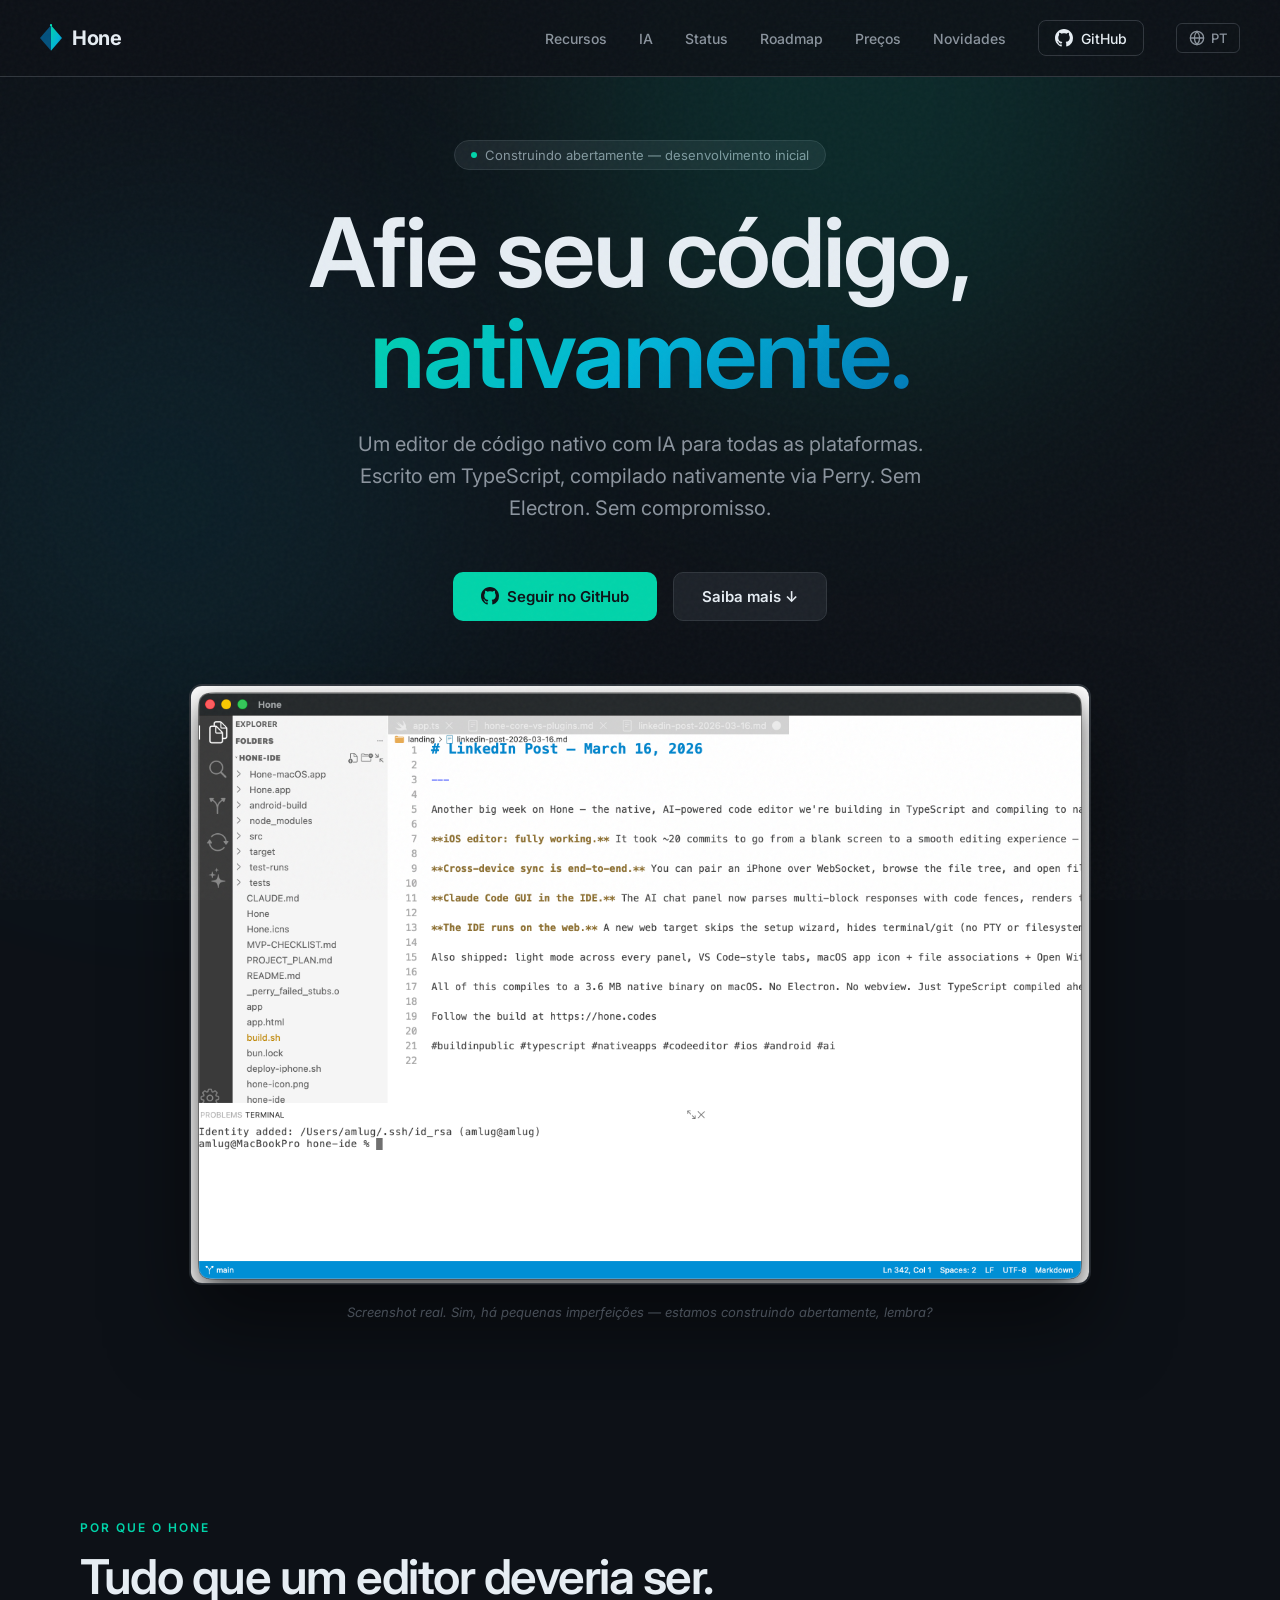
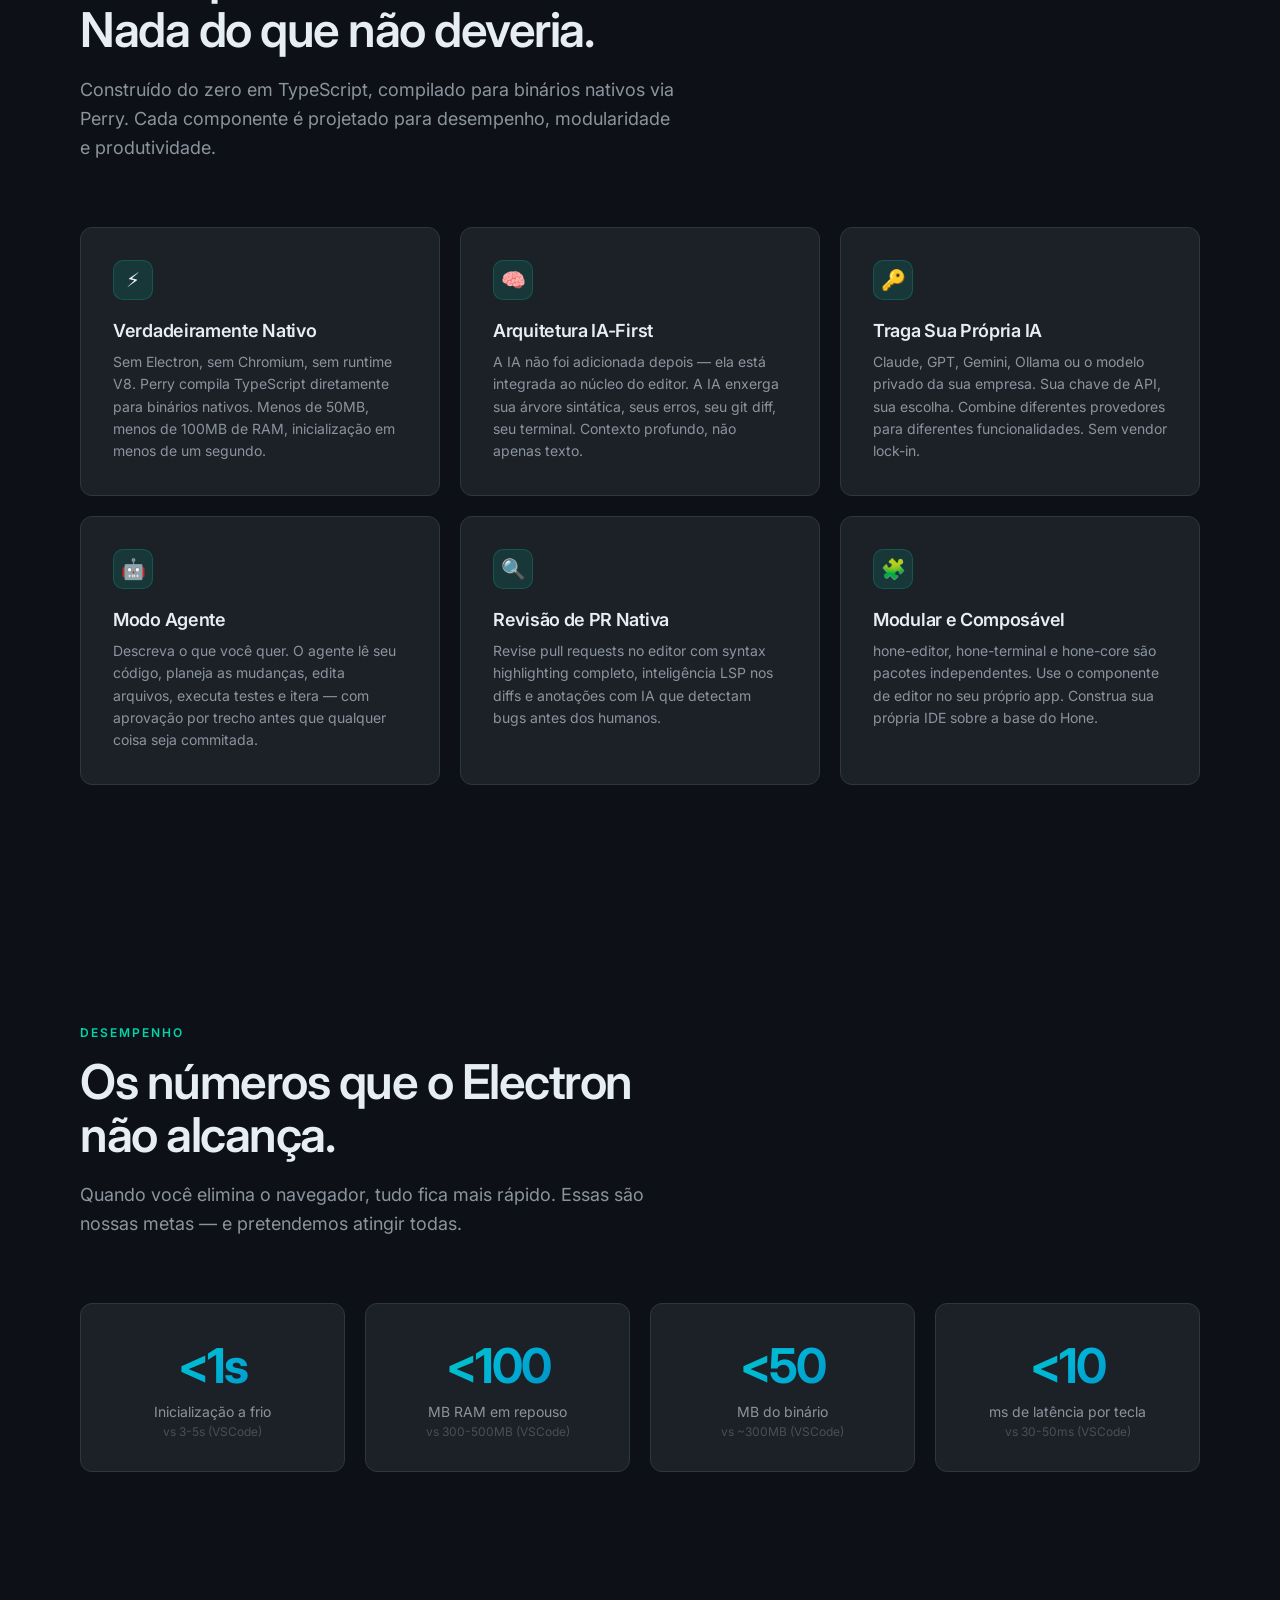
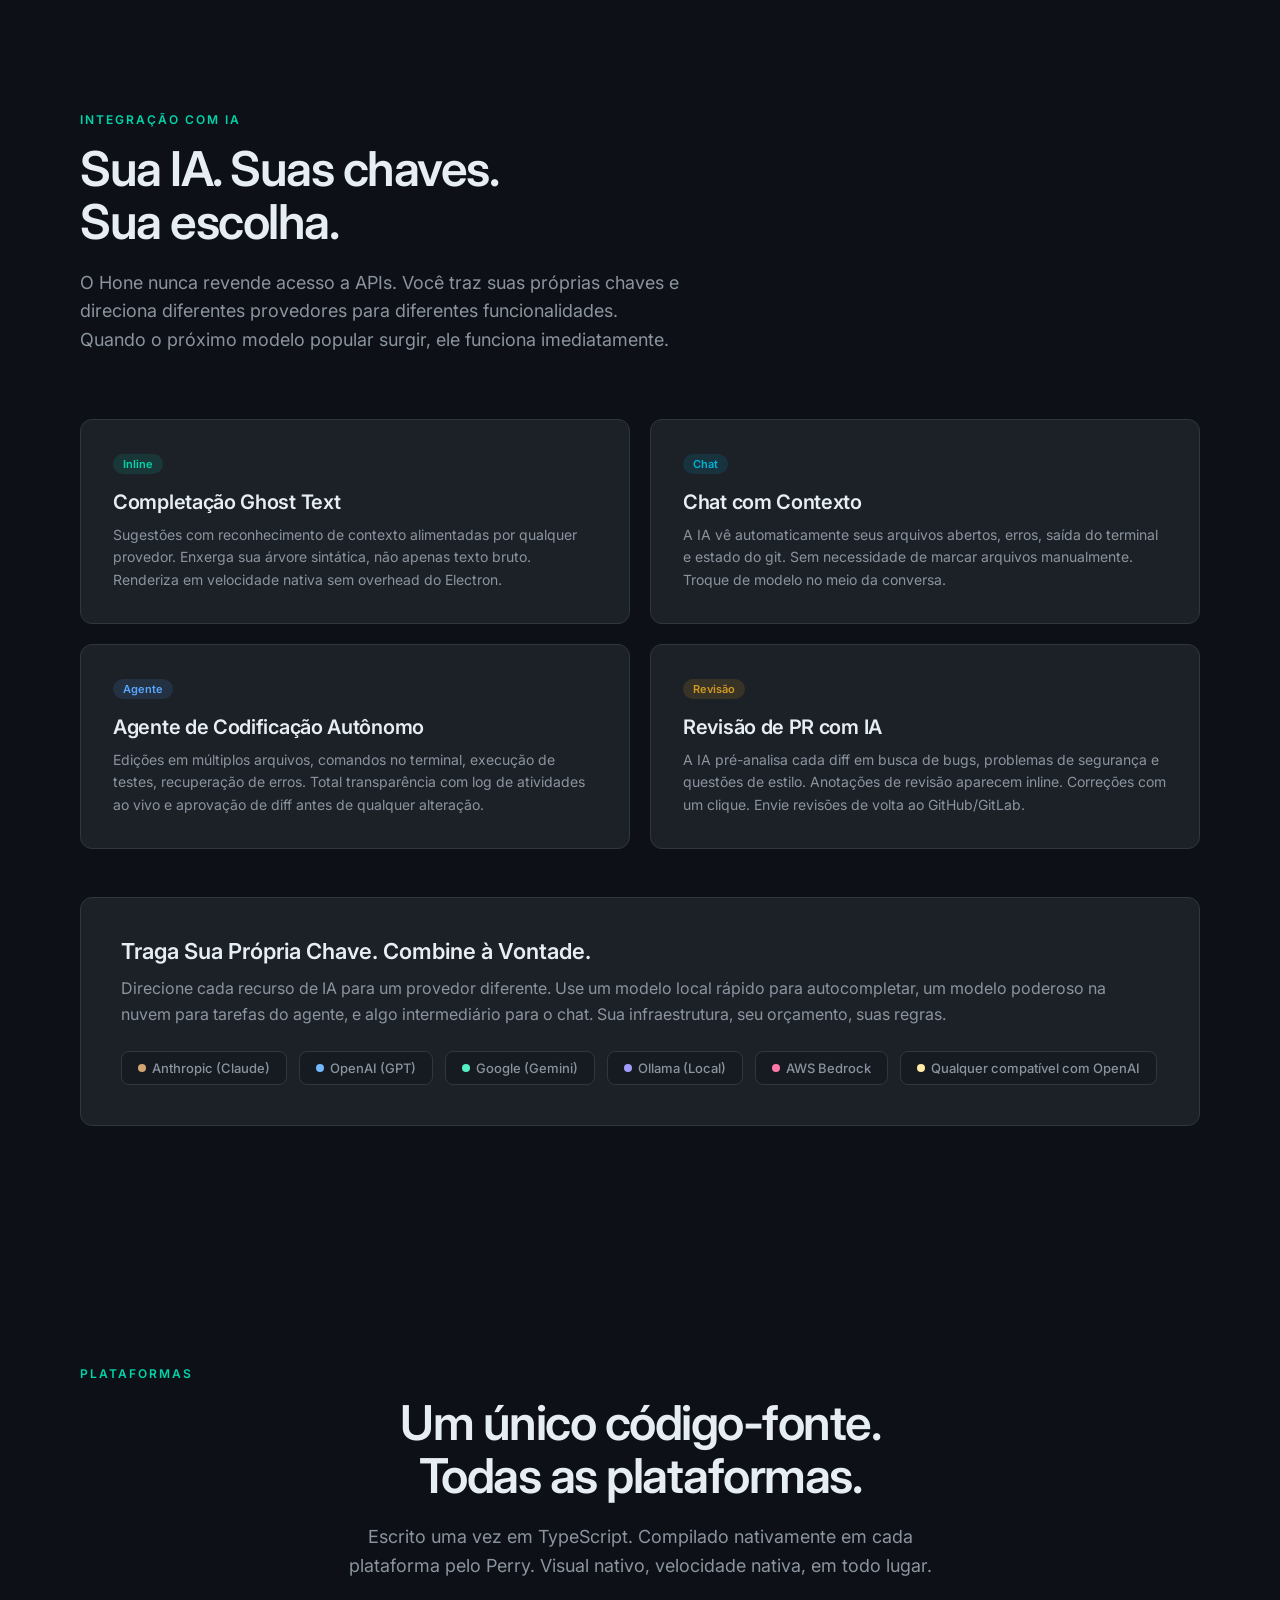
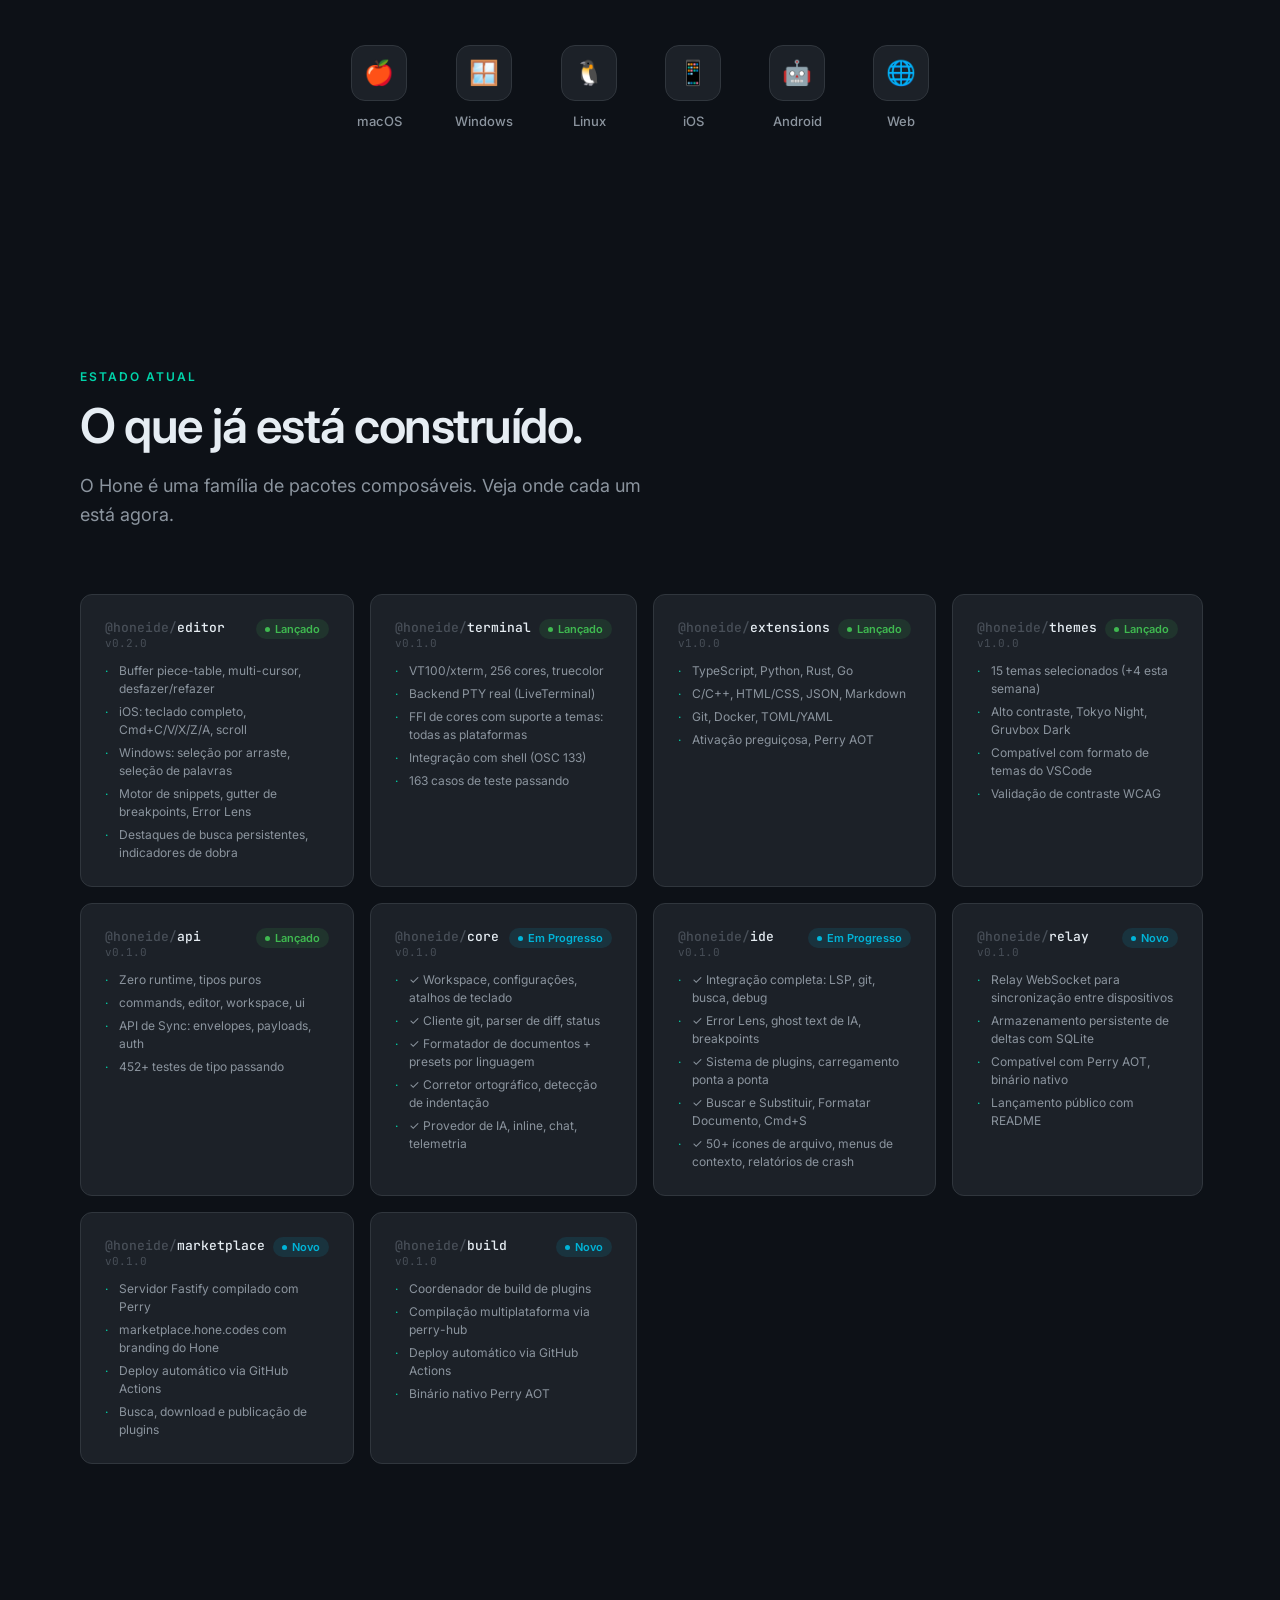
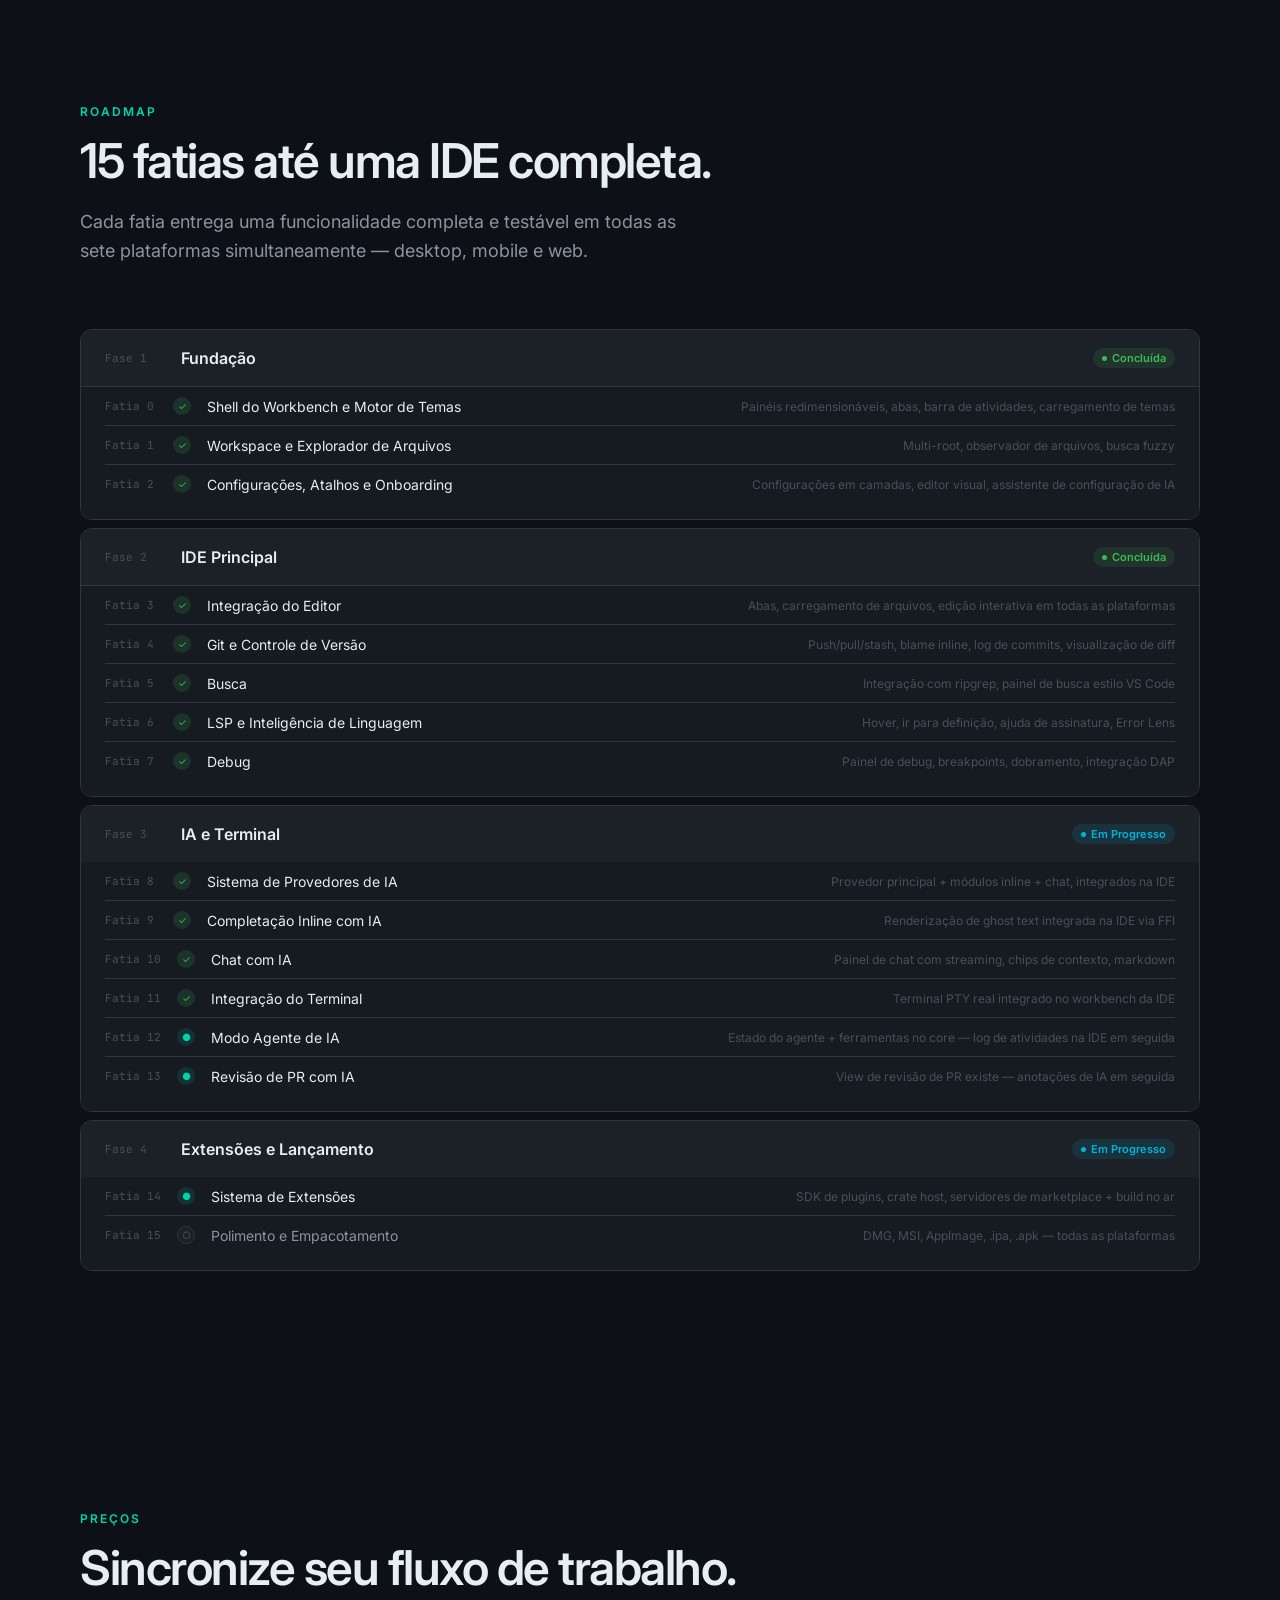
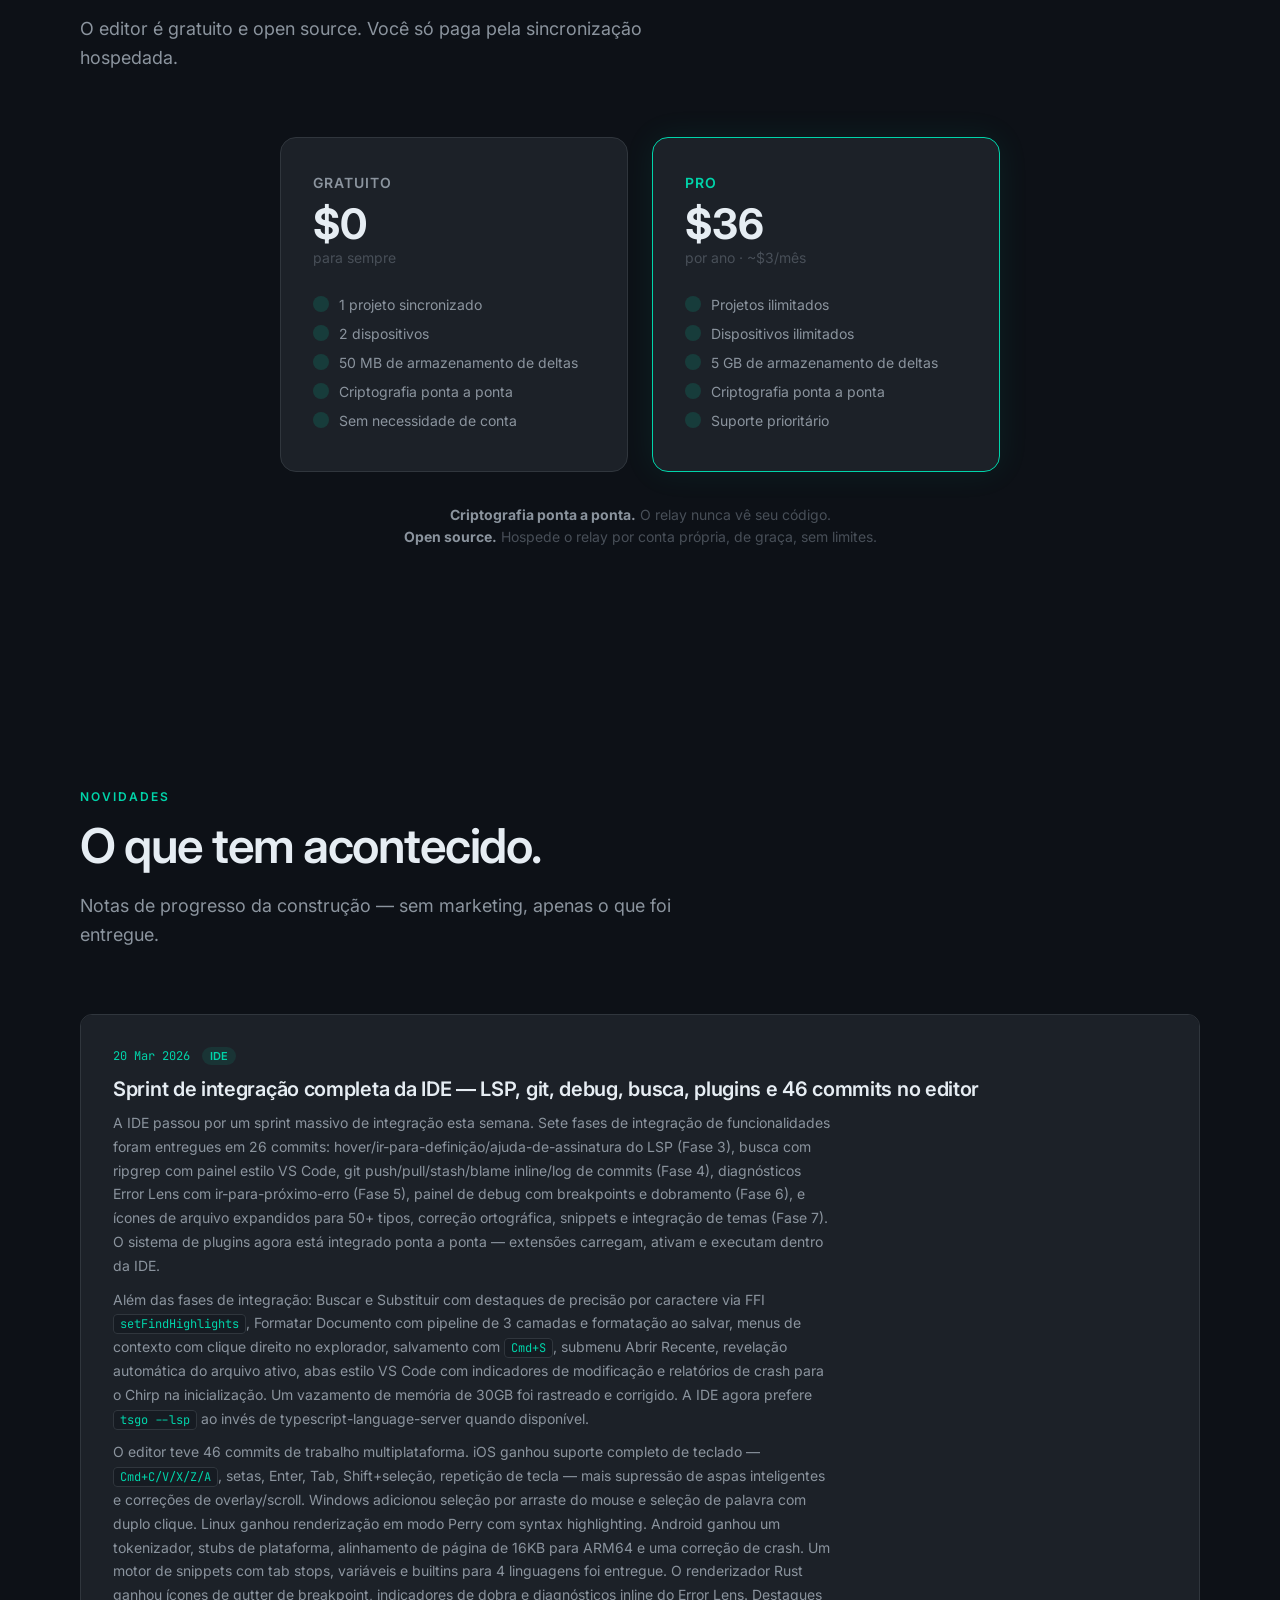
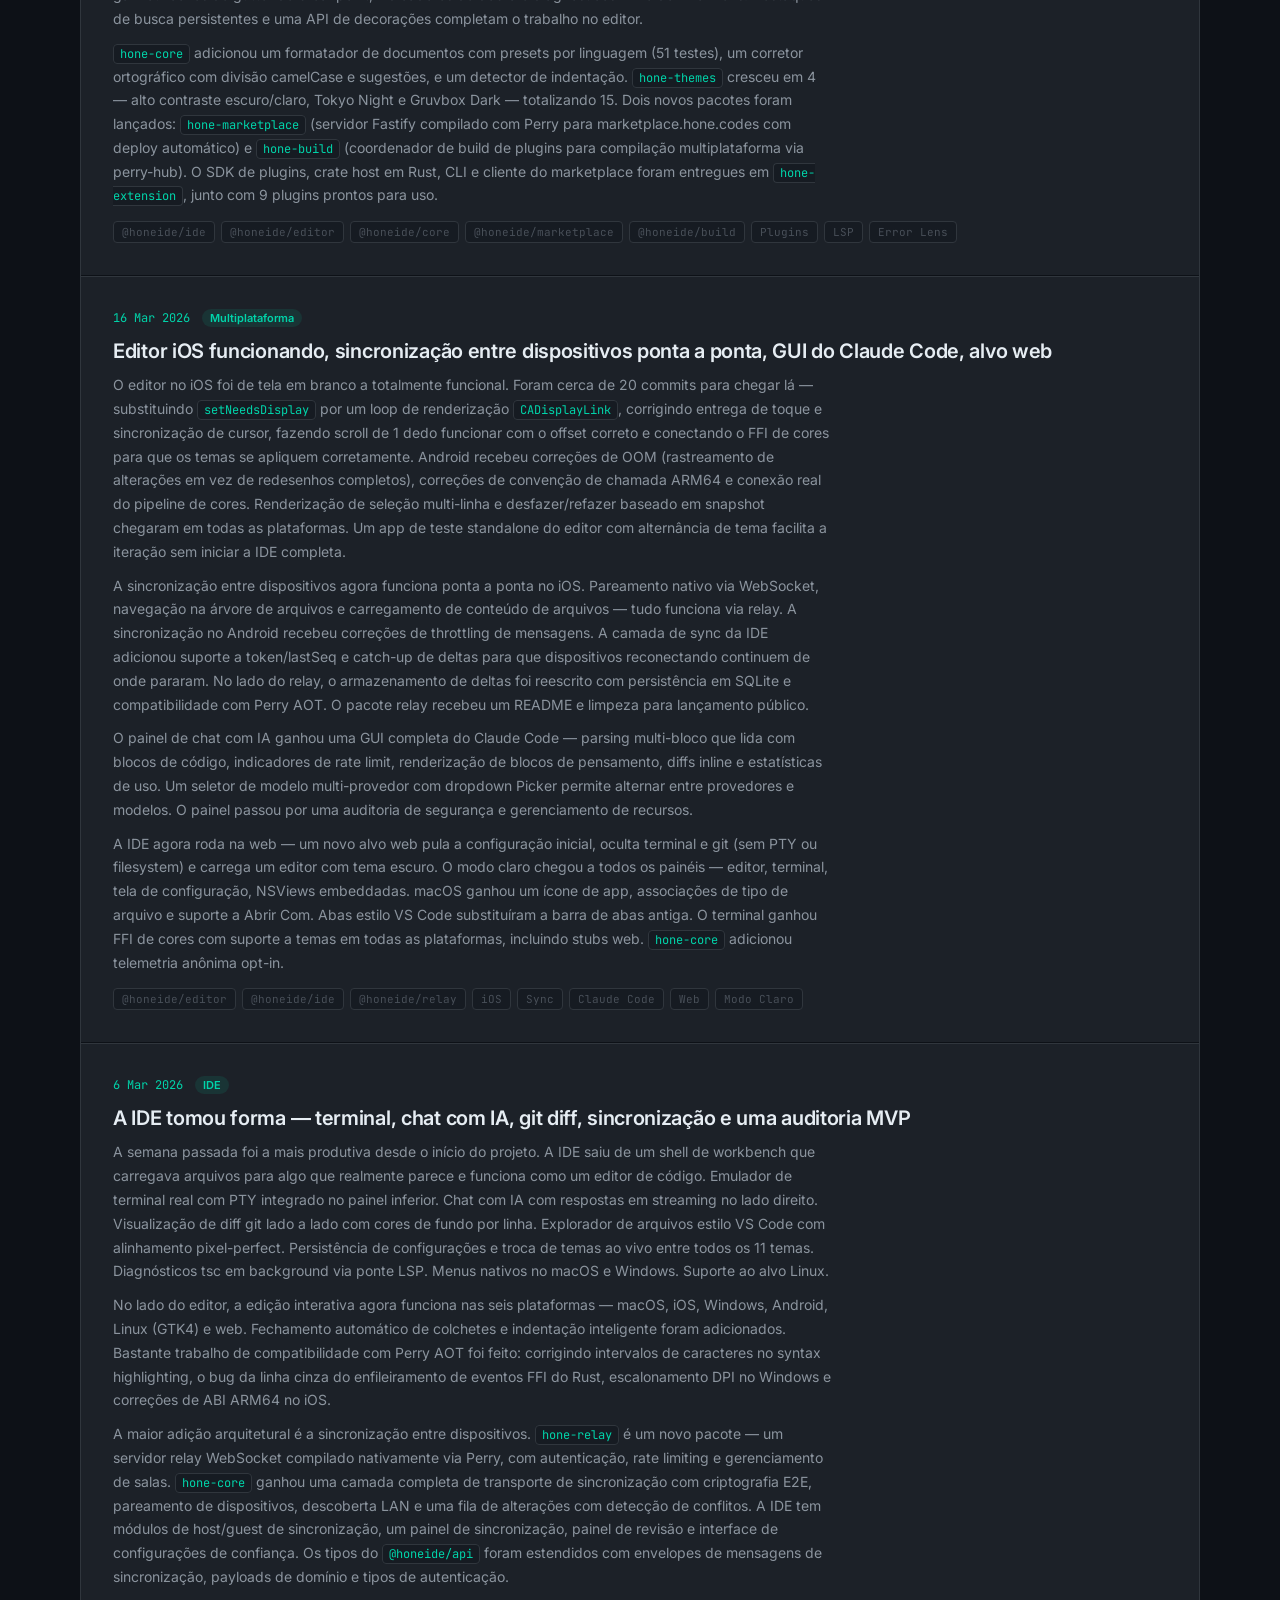
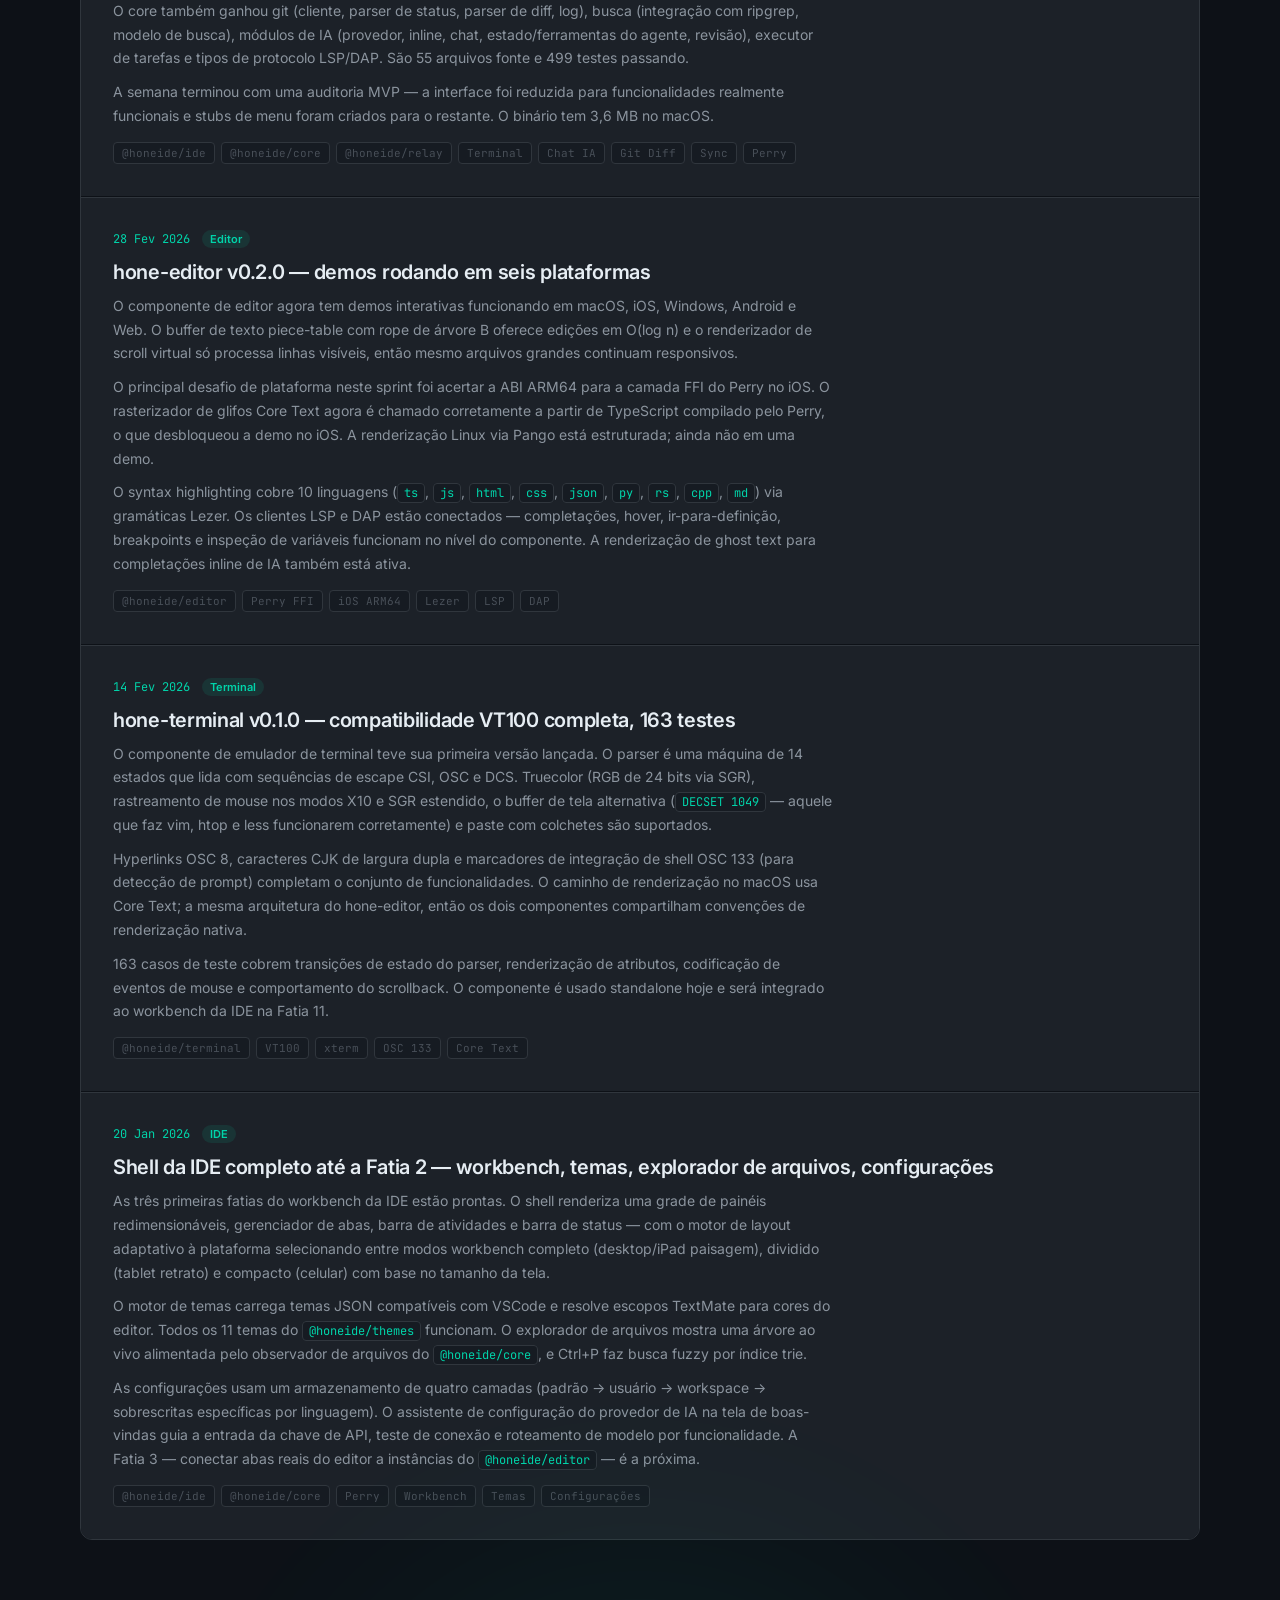
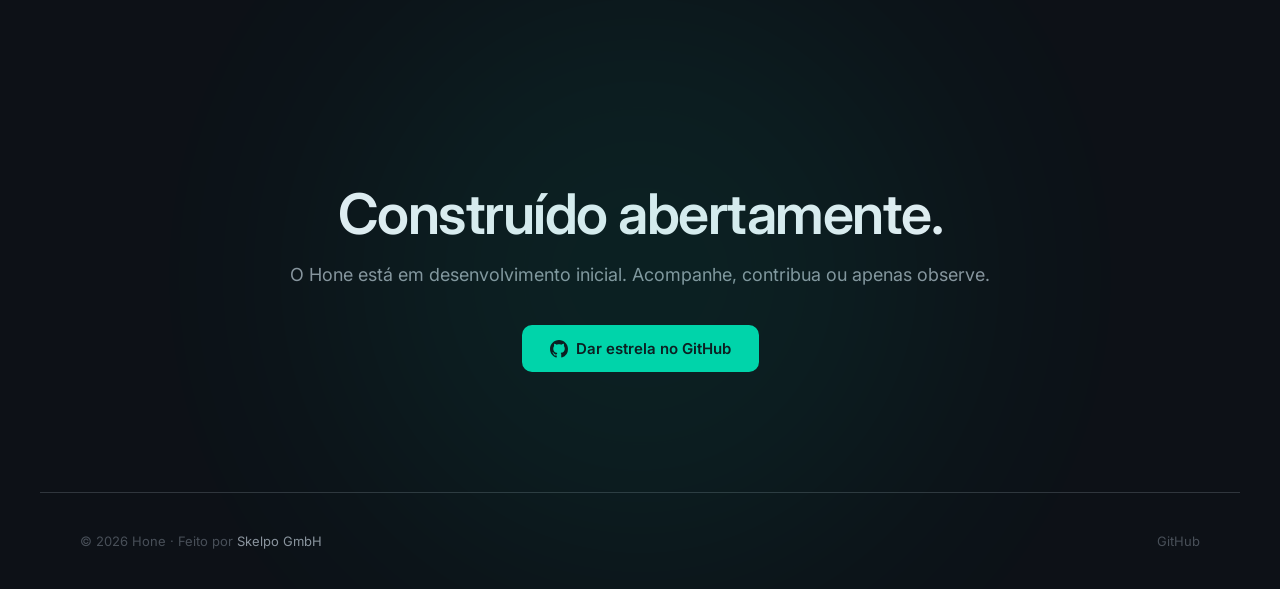
<file: pt/index.html>
<!DOCTYPE html>
<html lang="pt">
<head>
    <meta charset="UTF-8">
    <meta name="viewport" content="width=device-width, initial-scale=1.0">
    <title>Hone — Afie seu código, nativamente.</title>
    <meta name="description" content="Um editor de código nativo com IA para todas as plataformas. Escrito em TypeScript, compilado nativamente via Perry. Sem Electron. Sem compromisso.">
    <link rel="canonical" href="https://hone.codes/pt/">
    <meta name="theme-color" content="#0D1117">
    <meta name="author" content="Skelpo GmbH">
    <meta name="robots" content="index, follow">

    <!-- Hreflang -->
    <link rel="alternate" hreflang="en" href="https://hone.codes/">
    <link rel="alternate" hreflang="de" href="https://hone.codes/de/">
    <link rel="alternate" hreflang="ja" href="https://hone.codes/ja/">
    <link rel="alternate" hreflang="zh-Hans" href="https://hone.codes/zh-Hans/">
    <link rel="alternate" hreflang="es" href="https://hone.codes/es/">
    <link rel="alternate" hreflang="fr" href="https://hone.codes/fr/">
    <link rel="alternate" hreflang="pt" href="https://hone.codes/pt/">
    <link rel="alternate" hreflang="ko" href="https://hone.codes/ko/">
    <link rel="alternate" hreflang="it" href="https://hone.codes/it/">
    <link rel="alternate" hreflang="tr" href="https://hone.codes/tr/">
    <link rel="alternate" hreflang="th" href="https://hone.codes/th/">
    <link rel="alternate" hreflang="id" href="https://hone.codes/id/">
    <link rel="alternate" hreflang="vi" href="https://hone.codes/vi/">
    <link rel="alternate" hreflang="x-default" href="https://hone.codes/">

    <!-- Favicon -->
    <link rel="icon" type="image/png" sizes="32x32" href="[data-uri]">

    <!-- Open Graph -->
    <meta property="og:type" content="website">
    <meta property="og:url" content="https://hone.codes/pt/">
    <meta property="og:title" content="Hone — Afie seu código, nativamente.">
    <meta property="og:description" content="Um editor de código nativo com IA para todas as plataformas. Escrito em TypeScript, compilado nativamente via Perry. Sem Electron. Sem compromisso.">
    <meta property="og:image" content="https://hone.codes/og-image.png">
    <meta property="og:image:width" content="1200">
    <meta property="og:image:height" content="630">
    <meta property="og:image:alt" content="Hone — Editor de Código Nativo">
    <meta property="og:site_name" content="Hone">

    <!-- Twitter Card -->
    <meta name="twitter:card" content="summary_large_image">
    <meta name="twitter:title" content="Hone — Afie seu código, nativamente.">
    <meta name="twitter:description" content="Um editor de código nativo com IA para todas as plataformas. Escrito em TypeScript, compilado nativamente via Perry. Sem Electron. Sem compromisso.">
    <meta name="twitter:image" content="https://hone.codes/og-image.png">

    <!-- Structured Data -->
    <script type="application/ld+json">
    {
        "@context": "https://schema.org",
        "@type": "SoftwareApplication",
        "name": "Hone",
        "description": "Um editor de código nativo com IA para todas as plataformas. Escrito em TypeScript, compilado nativamente via Perry.",
        "url": "https://hone.codes/",
        "applicationCategory": "DeveloperApplication",
        "operatingSystem": "macOS, Windows, Linux, iOS, Android, Web",
        "offers": [
            {
                "@type": "Offer",
                "price": "0",
                "priceCurrency": "USD",
                "description": "Gratuito — 1 projeto sincronizado, 2 dispositivos"
            },
            {
                "@type": "Offer",
                "price": "36",
                "priceCurrency": "USD",
                "description": "Pro — Projetos ilimitados, dispositivos ilimitados",
                "billingIncrement": "P1Y"
            }
        ],
        "author": {
            "@type": "Organization",
            "name": "Skelpo GmbH",
            "url": "https://skelpo.com"
        }
    }
    </script>

    <link rel="preconnect" href="https://fonts.googleapis.com">
    <link rel="preconnect" href="https://fonts.gstatic.com" crossorigin>
    <link href="https://fonts.googleapis.com/css2?family=Inter:wght@400;500;600;700&family=JetBrains+Mono:wght@400;500;700&display=swap" rel="stylesheet">
    <link rel="stylesheet" href="/style.css">
</head>
<body>

<nav>
    <a href="/pt/" class="nav-logo">
        <div class="nav-logo-icon">
            <svg width="22" height="28" viewBox="0 0 48 56" xmlns="http://www.w3.org/2000/svg">
                <defs>
                    <linearGradient id="nav-mark-grad" x1="0%" y1="0%" x2="100%" y2="100%">
                        <stop offset="0%" stop-color="#00D4AA"/>
                        <stop offset="60%" stop-color="#00B4D8"/>
                        <stop offset="100%" stop-color="#0077B6"/>
                    </linearGradient>
                    <linearGradient id="nav-edge-grad" x1="0%" y1="0%" x2="100%" y2="0%">
                        <stop offset="0%" stop-color="#00FFD0"/>
                        <stop offset="100%" stop-color="#00D4AA"/>
                    </linearGradient>
                    <filter id="nav-glow">
                        <feGaussianBlur stdDeviation="1.5" result="blur"/>
                        <feMerge><feMergeNode in="blur"/><feMergeNode in="SourceGraphic"/></feMerge>
                    </filter>
                </defs>
                <polygon points="24,0 0,28 24,56" fill="#0077B6" opacity="0.65"/>
                <polygon points="24,0 48,28 24,56" fill="url(#nav-mark-grad)"/>
                <line x1="24" y1="0" x2="24" y2="56" stroke="url(#nav-edge-grad)" stroke-width="1.5" filter="url(#nav-glow)" opacity="0.9"/>
                <circle cx="24" cy="0" r="2.5" fill="#00FFD0" opacity="0.85"/>
            </svg>
        </div>
        <span class="nav-logo-text">Hone</span>
    </a>
    <div class="nav-links">
        <a href="#features">Recursos</a>
        <a href="#ai">IA</a>
        <a href="#status">Status</a>
        <a href="#roadmap">Roadmap</a>
        <a href="#pricing">Preços</a>
        <a href="#updates">Novidades</a>
        <a href="https://github.com/HoneIDE" target="_blank" class="nav-github">
            <svg viewBox="0 0 16 16"><path d="M8 0C3.58 0 0 3.58 0 8c0 3.54 2.29 6.53 5.47 7.59.4.07.55-.17.55-.38 0-.19-.01-.82-.01-1.49-2.01.37-2.53-.49-2.69-.94-.09-.23-.48-.94-.82-1.13-.28-.15-.68-.52-.01-.53.63-.01 1.08.58 1.23.82.72 1.21 1.87.87 2.33.66.07-.52.28-.87.51-1.07-1.78-.2-3.64-.89-3.64-3.95 0-.87.31-1.59.82-2.15-.08-.2-.36-1.02.08-2.12 0 0 .67-.21 2.2.82.64-.18 1.32-.27 2-.27.68 0 1.36.09 2 .27 1.53-1.04 2.2-.82 2.2-.82.44 1.1.16 1.92.08 2.12.51.56.82 1.27.82 2.15 0 3.07-1.87 3.75-3.65 3.95.29.25.54.73.54 1.48 0 1.07-.01 1.93-.01 2.2 0 .21.15.46.55.38A8.013 8.013 0 0016 8c0-4.42-3.58-8-8-8z"/></svg>
            GitHub
        </a>
        <div class="lang-picker">
            <button class="lang-picker-btn">
                <svg viewBox="0 0 24 24" fill="none" stroke="currentColor" stroke-width="2"><circle cx="12" cy="12" r="10"/><path d="M2 12h20M12 2a15.3 15.3 0 0 1 4 10 15.3 15.3 0 0 1-4 10 15.3 15.3 0 0 1-4-10 15.3 15.3 0 0 1 4-10z"/></svg>
                PT
            </button>
            <div class="lang-dropdown">
                <a href="/">English</a>
                <a href="/de/">Deutsch</a>
                <a href="/ja/">日本語</a>
                <a href="/zh-Hans/">中文</a>
                <a href="/es/">Español</a>
                <a href="/fr/">Français</a>
                <a href="/pt/" class="active">Português</a>
                <a href="/ko/">한국어</a>
                <a href="/it/">Italiano</a>
                <a href="/tr/">Türkçe</a>
                <a href="/th/">ไทย</a>
                <a href="/id/">Indonesia</a>
                <a href="/vi/">Tiếng Việt</a>
            </div>
        </div>
    </div>
</nav>

<!-- ===== HERO ===== -->
<section class="hero">
    <div class="glow-orb green"></div>
    <div class="glow-orb blue"></div>

    <div class="hero-badge">
        <span class="dot"></span>
        Construindo abertamente — desenvolvimento inicial
    </div>

    <h1>Afie seu código,<br><span class="highlight">nativamente.</span></h1>

    <p class="hero-sub">
        Um editor de código nativo com IA para todas as plataformas. Escrito em TypeScript, compilado nativamente via Perry. Sem Electron. Sem compromisso.
    </p>

    <div class="hero-cta">
        <a href="https://github.com/HoneIDE" target="_blank" class="btn btn-primary">
            <svg width="18" height="18" viewBox="0 0 16 16" fill="currentColor"><path d="M8 0C3.58 0 0 3.58 0 8c0 3.54 2.29 6.53 5.47 7.59.4.07.55-.17.55-.38 0-.19-.01-.82-.01-1.49-2.01.37-2.53-.49-2.69-.94-.09-.23-.48-.94-.82-1.13-.28-.15-.68-.52-.01-.53.63-.01 1.08.58 1.23.82.72 1.21 1.87.87 2.33.66.07-.52.28-.87.51-1.07-1.78-.2-3.64-.89-3.64-3.95 0-.87.31-1.59.82-2.15-.08-.2-.36-1.02.08-2.12 0 0 .67-.21 2.2.82.64-.18 1.32-.27 2-.27.68 0 1.36.09 2 .27 1.53-1.04 2.2-.82 2.2-.82.44 1.1.16 1.92.08 2.12.51.56.82 1.27.82 2.15 0 3.07-1.87 3.75-3.65 3.95.29.25.54.73.54 1.48 0 1.07-.01 1.93-.01 2.2 0 .21.15.46.55.38A8.013 8.013 0 0016 8c0-4.42-3.58-8-8-8z"/></svg>
            Seguir no GitHub
        </a>
        <a href="#features" class="btn btn-secondary">
            Saiba mais ↓
        </a>
    </div>

    <!-- Real screenshot -->
    <div class="screenshot-wrapper">
        <img src="/screenshot.png" alt="Hone IDE rodando no macOS — explorador de arquivos, editor com syntax highlighting, terminal e abas" class="hero-screenshot">
        <p class="screenshot-caption">Screenshot real. Sim, há pequenas imperfeições — estamos construindo abertamente, lembra?</p>
    </div>
</section>

<!-- ===== FEATURES ===== -->
<section class="section fade-in" id="features">
    <div class="section-label">Por que o Hone</div>
    <h2 class="section-title">Tudo que um editor deveria ser.<br>Nada do que não deveria.</h2>
    <p class="section-desc">
        Construído do zero em TypeScript, compilado para binários nativos via Perry. Cada componente é projetado para desempenho, modularidade e produtividade.
    </p>

    <div class="features-grid">
        <div class="feature-card">
            <div class="feature-icon">⚡</div>
            <h3>Verdadeiramente Nativo</h3>
            <p>Sem Electron, sem Chromium, sem runtime V8. Perry compila TypeScript diretamente para binários nativos. Menos de 50MB, menos de 100MB de RAM, inicialização em menos de um segundo.</p>
        </div>
        <div class="feature-card">
            <div class="feature-icon">🧠</div>
            <h3>Arquitetura IA-First</h3>
            <p>A IA não foi adicionada depois — ela está integrada ao núcleo do editor. A IA enxerga sua árvore sintática, seus erros, seu git diff, seu terminal. Contexto profundo, não apenas texto.</p>
        </div>
        <div class="feature-card">
            <div class="feature-icon">🔑</div>
            <h3>Traga Sua Própria IA</h3>
            <p>Claude, GPT, Gemini, Ollama ou o modelo privado da sua empresa. Sua chave de API, sua escolha. Combine diferentes provedores para diferentes funcionalidades. Sem vendor lock-in.</p>
        </div>
        <div class="feature-card">
            <div class="feature-icon">🤖</div>
            <h3>Modo Agente</h3>
            <p>Descreva o que você quer. O agente lê seu código, planeja as mudanças, edita arquivos, executa testes e itera — com aprovação por trecho antes que qualquer coisa seja commitada.</p>
        </div>
        <div class="feature-card">
            <div class="feature-icon">🔍</div>
            <h3>Revisão de PR Nativa</h3>
            <p>Revise pull requests no editor com syntax highlighting completo, inteligência LSP nos diffs e anotações com IA que detectam bugs antes dos humanos.</p>
        </div>
        <div class="feature-card">
            <div class="feature-icon">🧩</div>
            <h3>Modular e Composável</h3>
            <p>hone-editor, hone-terminal e hone-core são pacotes independentes. Use o componente de editor no seu próprio app. Construa sua própria IDE sobre a base do Hone.</p>
        </div>
    </div>
</section>

<!-- ===== PERFORMANCE ===== -->
<section class="section fade-in" id="performance">
    <div class="section-label">Desempenho</div>
    <h2 class="section-title">Os números que o Electron<br>não alcança.</h2>
    <p class="section-desc">
        Quando você elimina o navegador, tudo fica mais rápido. Essas são nossas metas — e pretendemos atingir todas.
    </p>

    <div class="perf-grid">
        <div class="perf-card">
            <div class="perf-value">&lt;1s</div>
            <div class="perf-label">Inicialização a frio</div>
            <div class="perf-compare">vs 3-5s (VSCode)</div>
        </div>
        <div class="perf-card">
            <div class="perf-value">&lt;100</div>
            <div class="perf-label">MB RAM em repouso</div>
            <div class="perf-compare">vs 300-500MB (VSCode)</div>
        </div>
        <div class="perf-card">
            <div class="perf-value">&lt;50</div>
            <div class="perf-label">MB do binário</div>
            <div class="perf-compare">vs ~300MB (VSCode)</div>
        </div>
        <div class="perf-card">
            <div class="perf-value">&lt;10</div>
            <div class="perf-label">ms de latência por tecla</div>
            <div class="perf-compare">vs 30-50ms (VSCode)</div>
        </div>
    </div>
</section>

<!-- ===== AI ===== -->
<section class="section fade-in" id="ai">
    <div class="section-label">Integração com IA</div>
    <h2 class="section-title">Sua IA. Suas chaves.<br>Sua escolha.</h2>
    <p class="section-desc">
        O Hone nunca revende acesso a APIs. Você traz suas próprias chaves e direciona diferentes provedores para diferentes funcionalidades. Quando o próximo modelo popular surgir, ele funciona imediatamente.
    </p>

    <div class="ai-features">
        <div class="ai-feature-card">
            <span class="tag tag-green">Inline</span>
            <h3>Completação Ghost Text</h3>
            <p>Sugestões com reconhecimento de contexto alimentadas por qualquer provedor. Enxerga sua árvore sintática, não apenas texto bruto. Renderiza em velocidade nativa sem overhead do Electron.</p>
        </div>
        <div class="ai-feature-card">
            <span class="tag tag-blue">Chat</span>
            <h3>Chat com Contexto</h3>
            <p>A IA vê automaticamente seus arquivos abertos, erros, saída do terminal e estado do git. Sem necessidade de marcar arquivos manualmente. Troque de modelo no meio da conversa.</p>
        </div>
        <div class="ai-feature-card">
            <span class="tag tag-purple">Agente</span>
            <h3>Agente de Codificação Autônomo</h3>
            <p>Edições em múltiplos arquivos, comandos no terminal, execução de testes, recuperação de erros. Total transparência com log de atividades ao vivo e aprovação de diff antes de qualquer alteração.</p>
        </div>
        <div class="ai-feature-card">
            <span class="tag tag-yellow">Revisão</span>
            <h3>Revisão de PR com IA</h3>
            <p>A IA pré-analisa cada diff em busca de bugs, problemas de segurança e questões de estilo. Anotações de revisão aparecem inline. Correções com um clique. Envie revisões de volta ao GitHub/GitLab.</p>
        </div>
    </div>

    <div class="byok-block">
        <h3>Traga Sua Própria Chave. Combine à Vontade.</h3>
        <p>Direcione cada recurso de IA para um provedor diferente. Use um modelo local rápido para autocompletar, um modelo poderoso na nuvem para tarefas do agente, e algo intermediário para o chat. Sua infraestrutura, seu orçamento, suas regras.</p>
        <div class="provider-logos">
            <div class="provider-pill"><span class="provider-dot" style="background:#d4a574"></span> Anthropic (Claude)</div>
            <div class="provider-pill"><span class="provider-dot" style="background:#74b9ff"></span> OpenAI (GPT)</div>
            <div class="provider-pill"><span class="provider-dot" style="background:#55efc4"></span> Google (Gemini)</div>
            <div class="provider-pill"><span class="provider-dot" style="background:#a29bfe"></span> Ollama (Local)</div>
            <div class="provider-pill"><span class="provider-dot" style="background:#fd79a8"></span> AWS Bedrock</div>
            <div class="provider-pill"><span class="provider-dot" style="background:#ffeaa7"></span> Qualquer compatível com OpenAI</div>
        </div>
    </div>
</section>

<!-- ===== PLATFORMS ===== -->
<section class="section fade-in" id="platforms">
    <div class="section-label">Plataformas</div>
    <h2 class="section-title" style="text-align:center;">Um único código-fonte.<br>Todas as plataformas.</h2>
    <p class="section-desc" style="text-align:center; margin-left:auto; margin-right:auto;">
        Escrito uma vez em TypeScript. Compilado nativamente em cada plataforma pelo Perry. Visual nativo, velocidade nativa, em todo lugar.
    </p>

    <div class="platforms-row">
        <div class="platform-item">
            <div class="platform-icon">🍎</div>
            <span class="platform-label">macOS</span>
        </div>
        <div class="platform-item">
            <div class="platform-icon">🪟</div>
            <span class="platform-label">Windows</span>
        </div>
        <div class="platform-item">
            <div class="platform-icon">🐧</div>
            <span class="platform-label">Linux</span>
        </div>
        <div class="platform-item">
            <div class="platform-icon">📱</div>
            <span class="platform-label">iOS</span>
        </div>
        <div class="platform-item">
            <div class="platform-icon">🤖</div>
            <span class="platform-label">Android</span>
        </div>
        <div class="platform-item">
            <div class="platform-icon">🌐</div>
            <span class="platform-label">Web</span>
        </div>
    </div>
</section>

<!-- ===== STATUS ===== -->
<section class="section fade-in" id="status">
    <div class="section-label">Estado Atual</div>
    <h2 class="section-title">O que já está construído.</h2>
    <p class="section-desc">
        O Hone é uma família de pacotes composáveis. Veja onde cada um está agora.
    </p>

    <div class="status-grid">
        <div class="status-card">
            <div class="status-card-header">
                <div>
                    <div class="pkg-name"><span class="pkg-scope">@honeide/</span>editor</div>
                    <div class="version-tag">v0.2.0</div>
                </div>
                <span class="status-badge badge-done"><span class="badge-dot"></span>Lançado</span>
            </div>
            <ul class="status-card-bullets">
                <li>Buffer piece-table, multi-cursor, desfazer/refazer</li>
                <li>iOS: teclado completo, Cmd+C/V/X/Z/A, scroll</li>
                <li>Windows: seleção por arraste, seleção de palavras</li>
                <li>Motor de snippets, gutter de breakpoints, Error Lens</li>
                <li>Destaques de busca persistentes, indicadores de dobra</li>
            </ul>
        </div>

        <div class="status-card">
            <div class="status-card-header">
                <div>
                    <div class="pkg-name"><span class="pkg-scope">@honeide/</span>terminal</div>
                    <div class="version-tag">v0.1.0</div>
                </div>
                <span class="status-badge badge-done"><span class="badge-dot"></span>Lançado</span>
            </div>
            <ul class="status-card-bullets">
                <li>VT100/xterm, 256 cores, truecolor</li>
                <li>Backend PTY real (LiveTerminal)</li>
                <li>FFI de cores com suporte a temas: todas as plataformas</li>
                <li>Integração com shell (OSC 133)</li>
                <li>163 casos de teste passando</li>
            </ul>
        </div>

        <div class="status-card">
            <div class="status-card-header">
                <div>
                    <div class="pkg-name"><span class="pkg-scope">@honeide/</span>extensions</div>
                    <div class="version-tag">v1.0.0</div>
                </div>
                <span class="status-badge badge-done"><span class="badge-dot"></span>Lançado</span>
            </div>
            <ul class="status-card-bullets">
                <li>TypeScript, Python, Rust, Go</li>
                <li>C/C++, HTML/CSS, JSON, Markdown</li>
                <li>Git, Docker, TOML/YAML</li>
                <li>Ativação preguiçosa, Perry AOT</li>
            </ul>
        </div>

        <div class="status-card">
            <div class="status-card-header">
                <div>
                    <div class="pkg-name"><span class="pkg-scope">@honeide/</span>themes</div>
                    <div class="version-tag">v1.0.0</div>
                </div>
                <span class="status-badge badge-done"><span class="badge-dot"></span>Lançado</span>
            </div>
            <ul class="status-card-bullets">
                <li>15 temas selecionados (+4 esta semana)</li>
                <li>Alto contraste, Tokyo Night, Gruvbox Dark</li>
                <li>Compatível com formato de temas do VSCode</li>
                <li>Validação de contraste WCAG</li>
            </ul>
        </div>

        <div class="status-card">
            <div class="status-card-header">
                <div>
                    <div class="pkg-name"><span class="pkg-scope">@honeide/</span>api</div>
                    <div class="version-tag">v0.1.0</div>
                </div>
                <span class="status-badge badge-done"><span class="badge-dot"></span>Lançado</span>
            </div>
            <ul class="status-card-bullets">
                <li>Zero runtime, tipos puros</li>
                <li>commands, editor, workspace, ui</li>
                <li>API de Sync: envelopes, payloads, auth</li>
                <li>452+ testes de tipo passando</li>
            </ul>
        </div>

        <div class="status-card">
            <div class="status-card-header">
                <div>
                    <div class="pkg-name"><span class="pkg-scope">@honeide/</span>core</div>
                    <div class="version-tag">v0.1.0</div>
                </div>
                <span class="status-badge badge-active"><span class="badge-dot"></span>Em Progresso</span>
            </div>
            <ul class="status-card-bullets">
                <li>✓ Workspace, configurações, atalhos de teclado</li>
                <li>✓ Cliente git, parser de diff, status</li>
                <li>✓ Formatador de documentos + presets por linguagem</li>
                <li>✓ Corretor ortográfico, detecção de indentação</li>
                <li>✓ Provedor de IA, inline, chat, telemetria</li>
            </ul>
        </div>

        <div class="status-card">
            <div class="status-card-header">
                <div>
                    <div class="pkg-name"><span class="pkg-scope">@honeide/</span>ide</div>
                    <div class="version-tag">v0.1.0</div>
                </div>
                <span class="status-badge badge-active"><span class="badge-dot"></span>Em Progresso</span>
            </div>
            <ul class="status-card-bullets">
                <li>✓ Integração completa: LSP, git, busca, debug</li>
                <li>✓ Error Lens, ghost text de IA, breakpoints</li>
                <li>✓ Sistema de plugins, carregamento ponta a ponta</li>
                <li>✓ Buscar e Substituir, Formatar Documento, Cmd+S</li>
                <li>✓ 50+ ícones de arquivo, menus de contexto, relatórios de crash</li>
            </ul>
        </div>

        <div class="status-card">
            <div class="status-card-header">
                <div>
                    <div class="pkg-name"><span class="pkg-scope">@honeide/</span>relay</div>
                    <div class="version-tag">v0.1.0</div>
                </div>
                <span class="status-badge badge-active"><span class="badge-dot"></span>Novo</span>
            </div>
            <ul class="status-card-bullets">
                <li>Relay WebSocket para sincronização entre dispositivos</li>
                <li>Armazenamento persistente de deltas com SQLite</li>
                <li>Compatível com Perry AOT, binário nativo</li>
                <li>Lançamento público com README</li>
            </ul>
        </div>

        <div class="status-card">
            <div class="status-card-header">
                <div>
                    <div class="pkg-name"><span class="pkg-scope">@honeide/</span>marketplace</div>
                    <div class="version-tag">v0.1.0</div>
                </div>
                <span class="status-badge badge-active"><span class="badge-dot"></span>Novo</span>
            </div>
            <ul class="status-card-bullets">
                <li>Servidor Fastify compilado com Perry</li>
                <li>marketplace.hone.codes com branding do Hone</li>
                <li>Deploy automático via GitHub Actions</li>
                <li>Busca, download e publicação de plugins</li>
            </ul>
        </div>

        <div class="status-card">
            <div class="status-card-header">
                <div>
                    <div class="pkg-name"><span class="pkg-scope">@honeide/</span>build</div>
                    <div class="version-tag">v0.1.0</div>
                </div>
                <span class="status-badge badge-active"><span class="badge-dot"></span>Novo</span>
            </div>
            <ul class="status-card-bullets">
                <li>Coordenador de build de plugins</li>
                <li>Compilação multiplataforma via perry-hub</li>
                <li>Deploy automático via GitHub Actions</li>
                <li>Binário nativo Perry AOT</li>
            </ul>
        </div>
    </div>
</section>

<!-- ===== ROADMAP ===== -->
<section class="section fade-in" id="roadmap">
    <div class="section-label">Roadmap</div>
    <h2 class="section-title">15 fatias até uma IDE completa.</h2>
    <p class="section-desc">
        Cada fatia entrega uma funcionalidade completa e testável em todas as sete plataformas simultaneamente — desktop, mobile e web.
    </p>

    <div class="roadmap-phases">

        <div class="phase-block done">
            <div class="phase-header">
                <span class="phase-number">Fase 1</span>
                <span class="phase-title">Fundação</span>
                <span class="status-badge badge-done"><span class="badge-dot"></span>Concluída</span>
            </div>
            <div class="phase-slices">
                <div class="slice-row">
                    <span class="slice-num">Fatia 0</span>
                    <span class="slice-check done">✓</span>
                    <span class="slice-name">Shell do Workbench e Motor de Temas</span>
                    <span class="slice-detail">Painéis redimensionáveis, abas, barra de atividades, carregamento de temas</span>
                </div>
                <div class="slice-row">
                    <span class="slice-num">Fatia 1</span>
                    <span class="slice-check done">✓</span>
                    <span class="slice-name">Workspace e Explorador de Arquivos</span>
                    <span class="slice-detail">Multi-root, observador de arquivos, busca fuzzy</span>
                </div>
                <div class="slice-row">
                    <span class="slice-num">Fatia 2</span>
                    <span class="slice-check done">✓</span>
                    <span class="slice-name">Configurações, Atalhos e Onboarding</span>
                    <span class="slice-detail">Configurações em camadas, editor visual, assistente de configuração de IA</span>
                </div>
            </div>
        </div>

        <div class="phase-block done">
            <div class="phase-header">
                <span class="phase-number">Fase 2</span>
                <span class="phase-title">IDE Principal</span>
                <span class="status-badge badge-done"><span class="badge-dot"></span>Concluída</span>
            </div>
            <div class="phase-slices">
                <div class="slice-row">
                    <span class="slice-num">Fatia 3</span>
                    <span class="slice-check done">✓</span>
                    <span class="slice-name">Integração do Editor</span>
                    <span class="slice-detail">Abas, carregamento de arquivos, edição interativa em todas as plataformas</span>
                </div>
                <div class="slice-row">
                    <span class="slice-num">Fatia 4</span>
                    <span class="slice-check done">✓</span>
                    <span class="slice-name">Git e Controle de Versão</span>
                    <span class="slice-detail">Push/pull/stash, blame inline, log de commits, visualização de diff</span>
                </div>
                <div class="slice-row">
                    <span class="slice-num">Fatia 5</span>
                    <span class="slice-check done">✓</span>
                    <span class="slice-name">Busca</span>
                    <span class="slice-detail">Integração com ripgrep, painel de busca estilo VS Code</span>
                </div>
                <div class="slice-row">
                    <span class="slice-num">Fatia 6</span>
                    <span class="slice-check done">✓</span>
                    <span class="slice-name">LSP e Inteligência de Linguagem</span>
                    <span class="slice-detail">Hover, ir para definição, ajuda de assinatura, Error Lens</span>
                </div>
                <div class="slice-row">
                    <span class="slice-num">Fatia 7</span>
                    <span class="slice-check done">✓</span>
                    <span class="slice-name">Debug</span>
                    <span class="slice-detail">Painel de debug, breakpoints, dobramento, integração DAP</span>
                </div>
            </div>
        </div>

        <div class="phase-block">
            <div class="phase-header">
                <span class="phase-number">Fase 3</span>
                <span class="phase-title">IA e Terminal</span>
                <span class="status-badge badge-active"><span class="badge-dot"></span>Em Progresso</span>
            </div>
            <div class="phase-slices">
                <div class="slice-row">
                    <span class="slice-num">Fatia 8</span>
                    <span class="slice-check done">✓</span>
                    <span class="slice-name">Sistema de Provedores de IA</span>
                    <span class="slice-detail">Provedor principal + módulos inline + chat, integrados na IDE</span>
                </div>
                <div class="slice-row">
                    <span class="slice-num">Fatia 9</span>
                    <span class="slice-check done">✓</span>
                    <span class="slice-name">Completação Inline com IA</span>
                    <span class="slice-detail">Renderização de ghost text integrada na IDE via FFI</span>
                </div>
                <div class="slice-row">
                    <span class="slice-num">Fatia 10</span>
                    <span class="slice-check done">✓</span>
                    <span class="slice-name">Chat com IA</span>
                    <span class="slice-detail">Painel de chat com streaming, chips de contexto, markdown</span>
                </div>
                <div class="slice-row">
                    <span class="slice-num">Fatia 11</span>
                    <span class="slice-check done">✓</span>
                    <span class="slice-name">Integração do Terminal</span>
                    <span class="slice-detail">Terminal PTY real integrado no workbench da IDE</span>
                </div>
                <div class="slice-row">
                    <span class="slice-num">Fatia 12</span>
                    <span class="slice-check active">●</span>
                    <span class="slice-name">Modo Agente de IA</span>
                    <span class="slice-detail">Estado do agente + ferramentas no core — log de atividades na IDE em seguida</span>
                </div>
                <div class="slice-row">
                    <span class="slice-num">Fatia 13</span>
                    <span class="slice-check active">●</span>
                    <span class="slice-name">Revisão de PR com IA</span>
                    <span class="slice-detail">View de revisão de PR existe — anotações de IA em seguida</span>
                </div>
            </div>
        </div>

        <div class="phase-block">
            <div class="phase-header">
                <span class="phase-number">Fase 4</span>
                <span class="phase-title">Extensões e Lançamento</span>
                <span class="status-badge badge-active"><span class="badge-dot"></span>Em Progresso</span>
            </div>
            <div class="phase-slices">
                <div class="slice-row">
                    <span class="slice-num">Fatia 14</span>
                    <span class="slice-check active">●</span>
                    <span class="slice-name">Sistema de Extensões</span>
                    <span class="slice-detail">SDK de plugins, crate host, servidores de marketplace + build no ar</span>
                </div>
                <div class="slice-row">
                    <span class="slice-num">Fatia 15</span>
                    <span class="slice-check planned">○</span>
                    <span class="slice-name planned">Polimento e Empacotamento</span>
                    <span class="slice-detail">DMG, MSI, AppImage, .ipa, .apk — todas as plataformas</span>
                </div>
            </div>
        </div>

    </div>
</section>

<!-- ===== PRICING ===== -->
<section class="section fade-in" id="pricing">
    <div class="section-label">Preços</div>
    <h2 class="section-title">Sincronize seu fluxo de trabalho.</h2>
    <p class="section-desc">
        O editor é gratuito e open source. Você só paga pela sincronização hospedada.
    </p>

    <div class="pricing-cards">
        <div class="pricing-card">
            <div class="tier-name">Gratuito</div>
            <div class="price">$0</div>
            <div class="price-period">para sempre</div>
            <ul>
                <li>1 projeto sincronizado</li>
                <li>2 dispositivos</li>
                <li>50 MB de armazenamento de deltas</li>
                <li>Criptografia ponta a ponta</li>
                <li>Sem necessidade de conta</li>
            </ul>
        </div>

        <div class="pricing-card featured">
            <div class="tier-name">Pro</div>
            <div class="price">$36</div>
            <div class="price-period">por ano &middot; ~$3/mês</div>
            <ul>
                <li>Projetos ilimitados</li>
                <li>Dispositivos ilimitados</li>
                <li>5 GB de armazenamento de deltas</li>
                <li>Criptografia ponta a ponta</li>
                <li>Suporte prioritário</li>
            </ul>
        </div>
    </div>

    <p class="pricing-note">
        <strong>Criptografia ponta a ponta.</strong> O relay nunca vê seu código.<br>
        <strong>Open source.</strong> Hospede o relay por conta própria, de graça, sem limites.
    </p>
</section>

<!-- ===== UPDATES ===== -->
<section class="section fade-in" id="updates">
    <div class="section-label">Novidades</div>
    <h2 class="section-title">O que tem acontecido.</h2>
    <p class="section-desc">
        Notas de progresso da construção — sem marketing, apenas o que foi entregue.
    </p>

    <div class="updates-feed">

        <div class="update-post">
            <div class="update-meta">
                <span class="update-date">20 Mar 2026</span>
                <span class="update-tag">IDE</span>
            </div>
            <div class="update-title">Sprint de integração completa da IDE — LSP, git, debug, busca, plugins e 46 commits no editor</div>
            <div class="update-body">
                <p>A IDE passou por um sprint massivo de integração esta semana. Sete fases de integração de funcionalidades foram entregues em 26 commits: hover/ir-para-definição/ajuda-de-assinatura do LSP (Fase 3), busca com ripgrep com painel estilo VS Code, git push/pull/stash/blame inline/log de commits (Fase 4), diagnósticos Error Lens com ir-para-próximo-erro (Fase 5), painel de debug com breakpoints e dobramento (Fase 6), e ícones de arquivo expandidos para 50+ tipos, correção ortográfica, snippets e integração de temas (Fase 7). O sistema de plugins agora está integrado ponta a ponta — extensões carregam, ativam e executam dentro da IDE.</p>
                <p style="margin-top: 10px;">Além das fases de integração: Buscar e Substituir com destaques de precisão por caractere via FFI <code>setFindHighlights</code>, Formatar Documento com pipeline de 3 camadas e formatação ao salvar, menus de contexto com clique direito no explorador, salvamento com <code>Cmd+S</code>, submenu Abrir Recente, revelação automática do arquivo ativo, abas estilo VS Code com indicadores de modificação e relatórios de crash para o Chirp na inicialização. Um vazamento de memória de 30GB foi rastreado e corrigido. A IDE agora prefere <code>tsgo --lsp</code> ao invés de typescript-language-server quando disponível.</p>
                <p style="margin-top: 10px;">O editor teve 46 commits de trabalho multiplataforma. iOS ganhou suporte completo de teclado — <code>Cmd+C/V/X/Z/A</code>, setas, Enter, Tab, Shift+seleção, repetição de tecla — mais supressão de aspas inteligentes e correções de overlay/scroll. Windows adicionou seleção por arraste do mouse e seleção de palavra com duplo clique. Linux ganhou renderização em modo Perry com syntax highlighting. Android ganhou um tokenizador, stubs de plataforma, alinhamento de página de 16KB para ARM64 e uma correção de crash. Um motor de snippets com tab stops, variáveis e builtins para 4 linguagens foi entregue. O renderizador Rust ganhou ícones de gutter de breakpoint, indicadores de dobra e diagnósticos inline do Error Lens. Destaques de busca persistentes e uma API de decorações completam o trabalho no editor.</p>
                <p style="margin-top: 10px;"><code>hone-core</code> adicionou um formatador de documentos com presets por linguagem (51 testes), um corretor ortográfico com divisão camelCase e sugestões, e um detector de indentação. <code>hone-themes</code> cresceu em 4 — alto contraste escuro/claro, Tokyo Night e Gruvbox Dark — totalizando 15. Dois novos pacotes foram lançados: <code>hone-marketplace</code> (servidor Fastify compilado com Perry para marketplace.hone.codes com deploy automático) e <code>hone-build</code> (coordenador de build de plugins para compilação multiplataforma via perry-hub). O SDK de plugins, crate host em Rust, CLI e cliente do marketplace foram entregues em <code>hone-extension</code>, junto com 9 plugins prontos para uso.</p>
            </div>
            <div class="update-chips">
                <span class="update-chip">@honeide/ide</span>
                <span class="update-chip">@honeide/editor</span>
                <span class="update-chip">@honeide/core</span>
                <span class="update-chip">@honeide/marketplace</span>
                <span class="update-chip">@honeide/build</span>
                <span class="update-chip">Plugins</span>
                <span class="update-chip">LSP</span>
                <span class="update-chip">Error Lens</span>
            </div>
        </div>

        <div class="update-post">
            <div class="update-meta">
                <span class="update-date">16 Mar 2026</span>
                <span class="update-tag">Multiplataforma</span>
            </div>
            <div class="update-title">Editor iOS funcionando, sincronização entre dispositivos ponta a ponta, GUI do Claude Code, alvo web</div>
            <div class="update-body">
                <p>O editor no iOS foi de tela em branco a totalmente funcional. Foram cerca de 20 commits para chegar lá — substituindo <code>setNeedsDisplay</code> por um loop de renderização <code>CADisplayLink</code>, corrigindo entrega de toque e sincronização de cursor, fazendo scroll de 1 dedo funcionar com o offset correto e conectando o FFI de cores para que os temas se apliquem corretamente. Android recebeu correções de OOM (rastreamento de alterações em vez de redesenhos completos), correções de convenção de chamada ARM64 e conexão real do pipeline de cores. Renderização de seleção multi-linha e desfazer/refazer baseado em snapshot chegaram em todas as plataformas. Um app de teste standalone do editor com alternância de tema facilita a iteração sem iniciar a IDE completa.</p>
                <p style="margin-top: 10px;">A sincronização entre dispositivos agora funciona ponta a ponta no iOS. Pareamento nativo via WebSocket, navegação na árvore de arquivos e carregamento de conteúdo de arquivos — tudo funciona via relay. A sincronização no Android recebeu correções de throttling de mensagens. A camada de sync da IDE adicionou suporte a token/lastSeq e catch-up de deltas para que dispositivos reconectando continuem de onde pararam. No lado do relay, o armazenamento de deltas foi reescrito com persistência em SQLite e compatibilidade com Perry AOT. O pacote relay recebeu um README e limpeza para lançamento público.</p>
                <p style="margin-top: 10px;">O painel de chat com IA ganhou uma GUI completa do Claude Code — parsing multi-bloco que lida com blocos de código, indicadores de rate limit, renderização de blocos de pensamento, diffs inline e estatísticas de uso. Um seletor de modelo multi-provedor com dropdown Picker permite alternar entre provedores e modelos. O painel passou por uma auditoria de segurança e gerenciamento de recursos.</p>
                <p style="margin-top: 10px;">A IDE agora roda na web — um novo alvo web pula a configuração inicial, oculta terminal e git (sem PTY ou filesystem) e carrega um editor com tema escuro. O modo claro chegou a todos os painéis — editor, terminal, tela de configuração, NSViews embeddadas. macOS ganhou um ícone de app, associações de tipo de arquivo e suporte a Abrir Com. Abas estilo VS Code substituíram a barra de abas antiga. O terminal ganhou FFI de cores com suporte a temas em todas as plataformas, incluindo stubs web. <code>hone-core</code> adicionou telemetria anônima opt-in.</p>
            </div>
            <div class="update-chips">
                <span class="update-chip">@honeide/editor</span>
                <span class="update-chip">@honeide/ide</span>
                <span class="update-chip">@honeide/relay</span>
                <span class="update-chip">iOS</span>
                <span class="update-chip">Sync</span>
                <span class="update-chip">Claude Code</span>
                <span class="update-chip">Web</span>
                <span class="update-chip">Modo Claro</span>
            </div>
        </div>

        <div class="update-post">
            <div class="update-meta">
                <span class="update-date">6 Mar 2026</span>
                <span class="update-tag">IDE</span>
            </div>
            <div class="update-title">A IDE tomou forma — terminal, chat com IA, git diff, sincronização e uma auditoria MVP</div>
            <div class="update-body">
                <p>A semana passada foi a mais produtiva desde o início do projeto. A IDE saiu de um shell de workbench que carregava arquivos para algo que realmente parece e funciona como um editor de código. Emulador de terminal real com PTY integrado no painel inferior. Chat com IA com respostas em streaming no lado direito. Visualização de diff git lado a lado com cores de fundo por linha. Explorador de arquivos estilo VS Code com alinhamento pixel-perfect. Persistência de configurações e troca de temas ao vivo entre todos os 11 temas. Diagnósticos tsc em background via ponte LSP. Menus nativos no macOS e Windows. Suporte ao alvo Linux.</p>
                <p style="margin-top: 10px;">No lado do editor, a edição interativa agora funciona nas seis plataformas — macOS, iOS, Windows, Android, Linux (GTK4) e web. Fechamento automático de colchetes e indentação inteligente foram adicionados. Bastante trabalho de compatibilidade com Perry AOT foi feito: corrigindo intervalos de caracteres no syntax highlighting, o bug da linha cinza do enfileiramento de eventos FFI do Rust, escalonamento DPI no Windows e correções de ABI ARM64 no iOS.</p>
                <p style="margin-top: 10px;">A maior adição arquitetural é a sincronização entre dispositivos. <code>hone-relay</code> é um novo pacote — um servidor relay WebSocket compilado nativamente via Perry, com autenticação, rate limiting e gerenciamento de salas. <code>hone-core</code> ganhou uma camada completa de transporte de sincronização com criptografia E2E, pareamento de dispositivos, descoberta LAN e uma fila de alterações com detecção de conflitos. A IDE tem módulos de host/guest de sincronização, um painel de sincronização, painel de revisão e interface de configurações de confiança. Os tipos do <code>@honeide/api</code> foram estendidos com envelopes de mensagens de sincronização, payloads de domínio e tipos de autenticação.</p>
                <p style="margin-top: 10px;">O core também ganhou git (cliente, parser de status, parser de diff, log), busca (integração com ripgrep, modelo de busca), módulos de IA (provedor, inline, chat, estado/ferramentas do agente, revisão), executor de tarefas e tipos de protocolo LSP/DAP. São 55 arquivos fonte e 499 testes passando.</p>
                <p style="margin-top: 10px;">A semana terminou com uma auditoria MVP — a interface foi reduzida para funcionalidades realmente funcionais e stubs de menu foram criados para o restante. O binário tem 3,6 MB no macOS.</p>
            </div>
            <div class="update-chips">
                <span class="update-chip">@honeide/ide</span>
                <span class="update-chip">@honeide/core</span>
                <span class="update-chip">@honeide/relay</span>
                <span class="update-chip">Terminal</span>
                <span class="update-chip">Chat IA</span>
                <span class="update-chip">Git Diff</span>
                <span class="update-chip">Sync</span>
                <span class="update-chip">Perry</span>
            </div>
        </div>

        <div class="update-post">
            <div class="update-meta">
                <span class="update-date">28 Fev 2026</span>
                <span class="update-tag">Editor</span>
            </div>
            <div class="update-title">hone-editor v0.2.0 — demos rodando em seis plataformas</div>
            <div class="update-body">
                <p>O componente de editor agora tem demos interativas funcionando em macOS, iOS, Windows, Android e Web. O buffer de texto piece-table com rope de árvore B oferece edições em O(log n) e o renderizador de scroll virtual só processa linhas visíveis, então mesmo arquivos grandes continuam responsivos.</p>
                <p style="margin-top: 10px;">O principal desafio de plataforma neste sprint foi acertar a ABI ARM64 para a camada FFI do Perry no iOS. O rasterizador de glifos Core Text agora é chamado corretamente a partir de TypeScript compilado pelo Perry, o que desbloqueou a demo no iOS. A renderização Linux via Pango está estruturada; ainda não em uma demo.</p>
                <p style="margin-top: 10px;">O syntax highlighting cobre 10 linguagens (<code>ts</code>, <code>js</code>, <code>html</code>, <code>css</code>, <code>json</code>, <code>py</code>, <code>rs</code>, <code>cpp</code>, <code>md</code>) via gramáticas Lezer. Os clientes LSP e DAP estão conectados — completações, hover, ir-para-definição, breakpoints e inspeção de variáveis funcionam no nível do componente. A renderização de ghost text para completações inline de IA também está ativa.</p>
            </div>
            <div class="update-chips">
                <span class="update-chip">@honeide/editor</span>
                <span class="update-chip">Perry FFI</span>
                <span class="update-chip">iOS ARM64</span>
                <span class="update-chip">Lezer</span>
                <span class="update-chip">LSP</span>
                <span class="update-chip">DAP</span>
            </div>
        </div>

        <div class="update-post">
            <div class="update-meta">
                <span class="update-date">14 Fev 2026</span>
                <span class="update-tag">Terminal</span>
            </div>
            <div class="update-title">hone-terminal v0.1.0 — compatibilidade VT100 completa, 163 testes</div>
            <div class="update-body">
                <p>O componente de emulador de terminal teve sua primeira versão lançada. O parser é uma máquina de 14 estados que lida com sequências de escape CSI, OSC e DCS. Truecolor (RGB de 24 bits via SGR), rastreamento de mouse nos modos X10 e SGR estendido, o buffer de tela alternativa (<code>DECSET 1049</code> — aquele que faz vim, htop e less funcionarem corretamente) e paste com colchetes são suportados.</p>
                <p style="margin-top: 10px;">Hyperlinks OSC 8, caracteres CJK de largura dupla e marcadores de integração de shell OSC 133 (para detecção de prompt) completam o conjunto de funcionalidades. O caminho de renderização no macOS usa Core Text; a mesma arquitetura do hone-editor, então os dois componentes compartilham convenções de renderização nativa.</p>
                <p style="margin-top: 10px;">163 casos de teste cobrem transições de estado do parser, renderização de atributos, codificação de eventos de mouse e comportamento do scrollback. O componente é usado standalone hoje e será integrado ao workbench da IDE na Fatia 11.</p>
            </div>
            <div class="update-chips">
                <span class="update-chip">@honeide/terminal</span>
                <span class="update-chip">VT100</span>
                <span class="update-chip">xterm</span>
                <span class="update-chip">OSC 133</span>
                <span class="update-chip">Core Text</span>
            </div>
        </div>

        <div class="update-post">
            <div class="update-meta">
                <span class="update-date">20 Jan 2026</span>
                <span class="update-tag">IDE</span>
            </div>
            <div class="update-title">Shell da IDE completo até a Fatia 2 — workbench, temas, explorador de arquivos, configurações</div>
            <div class="update-body">
                <p>As três primeiras fatias do workbench da IDE estão prontas. O shell renderiza uma grade de painéis redimensionáveis, gerenciador de abas, barra de atividades e barra de status — com o motor de layout adaptativo à plataforma selecionando entre modos workbench completo (desktop/iPad paisagem), dividido (tablet retrato) e compacto (celular) com base no tamanho da tela.</p>
                <p style="margin-top: 10px;">O motor de temas carrega temas JSON compatíveis com VSCode e resolve escopos TextMate para cores do editor. Todos os 11 temas do <code>@honeide/themes</code> funcionam. O explorador de arquivos mostra uma árvore ao vivo alimentada pelo observador de arquivos do <code>@honeide/core</code>, e Ctrl+P faz busca fuzzy por índice trie.</p>
                <p style="margin-top: 10px;">As configurações usam um armazenamento de quatro camadas (padrão → usuário → workspace → sobrescritas específicas por linguagem). O assistente de configuração do provedor de IA na tela de boas-vindas guia a entrada da chave de API, teste de conexão e roteamento de modelo por funcionalidade. A Fatia 3 — conectar abas reais do editor a instâncias do <code>@honeide/editor</code> — é a próxima.</p>
            </div>
            <div class="update-chips">
                <span class="update-chip">@honeide/ide</span>
                <span class="update-chip">@honeide/core</span>
                <span class="update-chip">Perry</span>
                <span class="update-chip">Workbench</span>
                <span class="update-chip">Temas</span>
                <span class="update-chip">Configurações</span>
            </div>
        </div>

    </div>
</section>

<!-- ===== CTA ===== -->
<section class="cta-section fade-in">
    <div class="glow-orb green"></div>
    <h2>Construído abertamente.</h2>
    <p>O Hone está em desenvolvimento inicial. Acompanhe, contribua ou apenas observe.</p>
    <div style="display:flex; gap:16px; justify-content:center; flex-wrap:wrap;">
        <a href="https://github.com/HoneIDE" target="_blank" class="btn btn-primary">
            <svg width="18" height="18" viewBox="0 0 16 16" fill="currentColor"><path d="M8 0C3.58 0 0 3.58 0 8c0 3.54 2.29 6.53 5.47 7.59.4.07.55-.17.55-.38 0-.19-.01-.82-.01-1.49-2.01.37-2.53-.49-2.69-.94-.09-.23-.48-.94-.82-1.13-.28-.15-.68-.52-.01-.53.63-.01 1.08.58 1.23.82.72 1.21 1.87.87 2.33.66.07-.52.28-.87.51-1.07-1.78-.2-3.64-.89-3.64-3.95 0-.87.31-1.59.82-2.15-.08-.2-.36-1.02.08-2.12 0 0 .67-.21 2.2.82.64-.18 1.32-.27 2-.27.68 0 1.36.09 2 .27 1.53-1.04 2.2-.82 2.2-.82.44 1.1.16 1.92.08 2.12.51.56.82 1.27.82 2.15 0 3.07-1.87 3.75-3.65 3.95.29.25.54.73.54 1.48 0 1.07-.01 1.93-.01 2.2 0 .21.15.46.55.38A8.013 8.013 0 0016 8c0-4.42-3.58-8-8-8z"/></svg>
            Dar estrela no GitHub
        </a>
    </div>
</section>

<footer>
    <div class="footer-left">
        © 2026 Hone · Feito por <a href="https://skelpo.com" target="_blank">Skelpo GmbH</a>
    </div>
    <div class="footer-links">
        <a href="https://github.com/HoneIDE" target="_blank">GitHub</a>
    </div>
</footer>

<script>
    // Intersection Observer for fade-in animations
    const observer = new IntersectionObserver((entries) => {
        entries.forEach(entry => {
            if (entry.isIntersecting) {
                entry.target.classList.add('visible');
            }
        });
    }, { threshold: 0.1 });

    document.querySelectorAll('.fade-in').forEach(el => observer.observe(el));
</script>

</body>
</html>
</file>
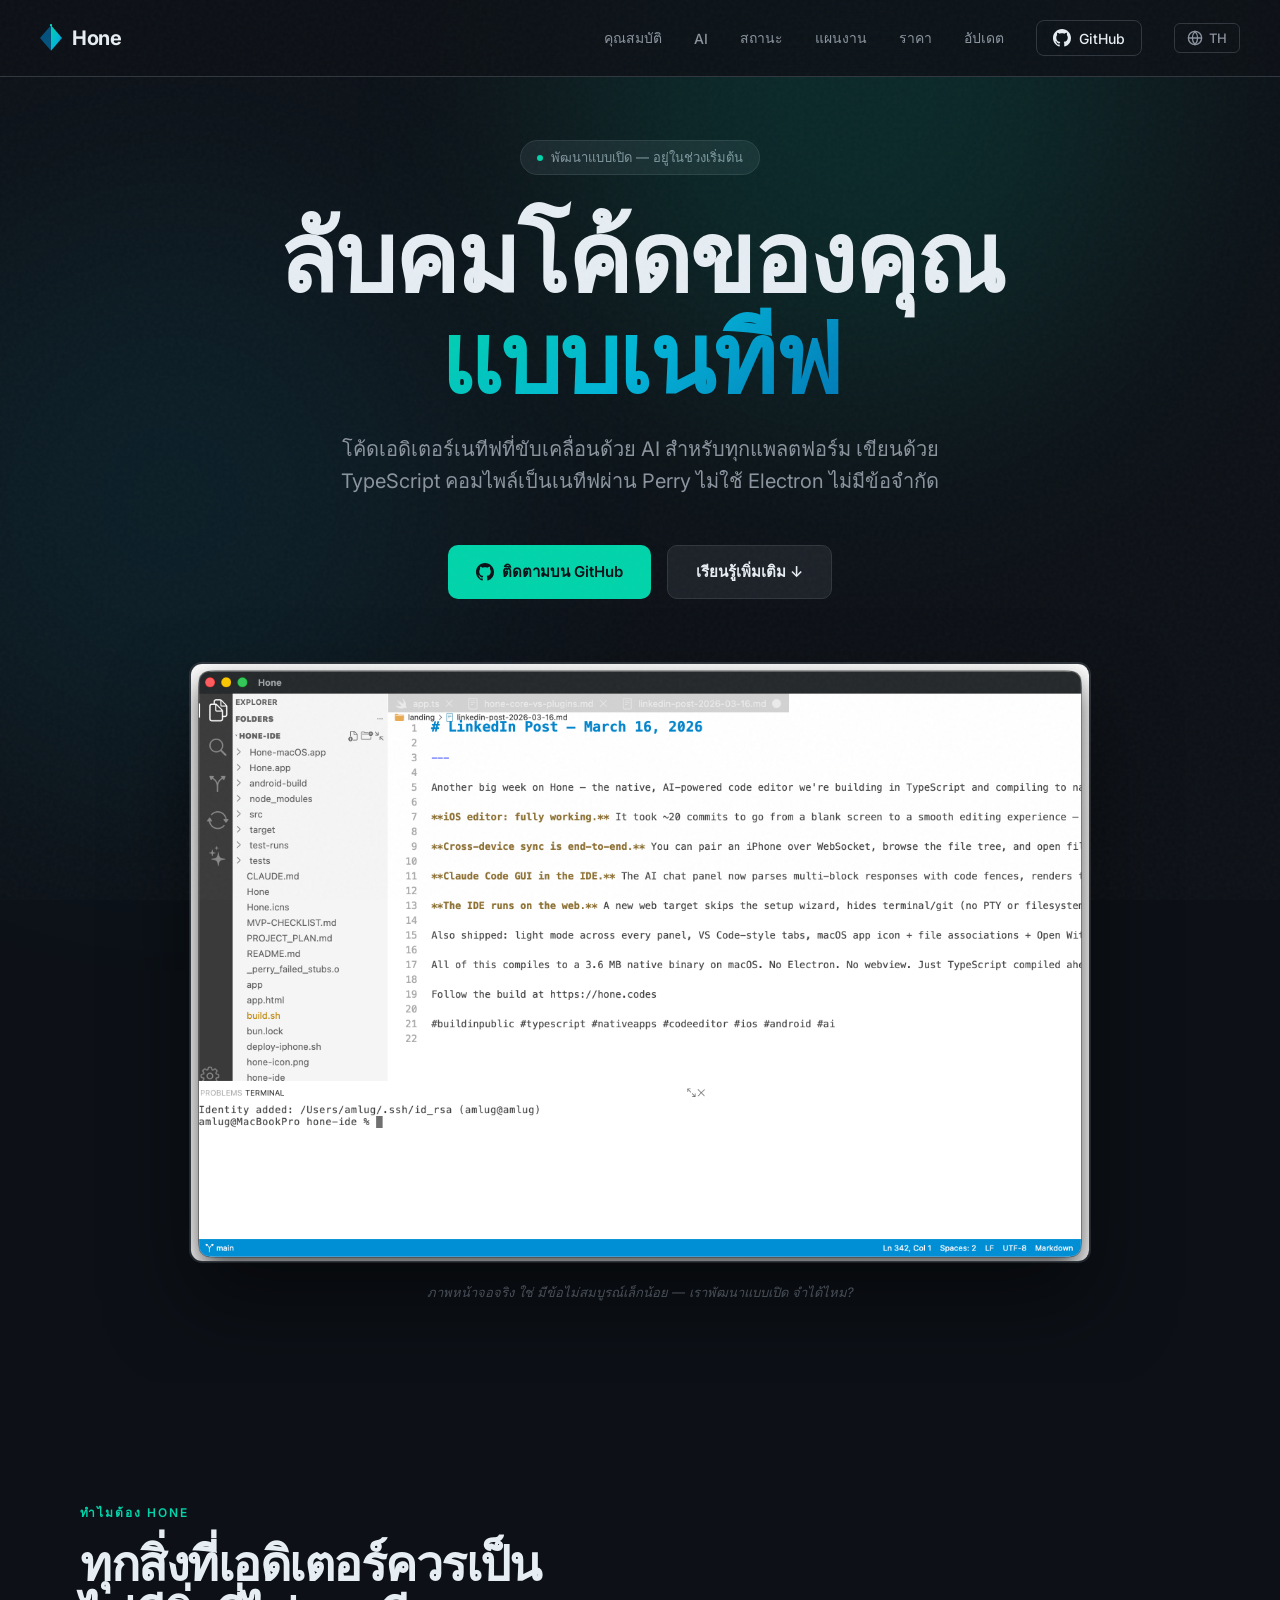
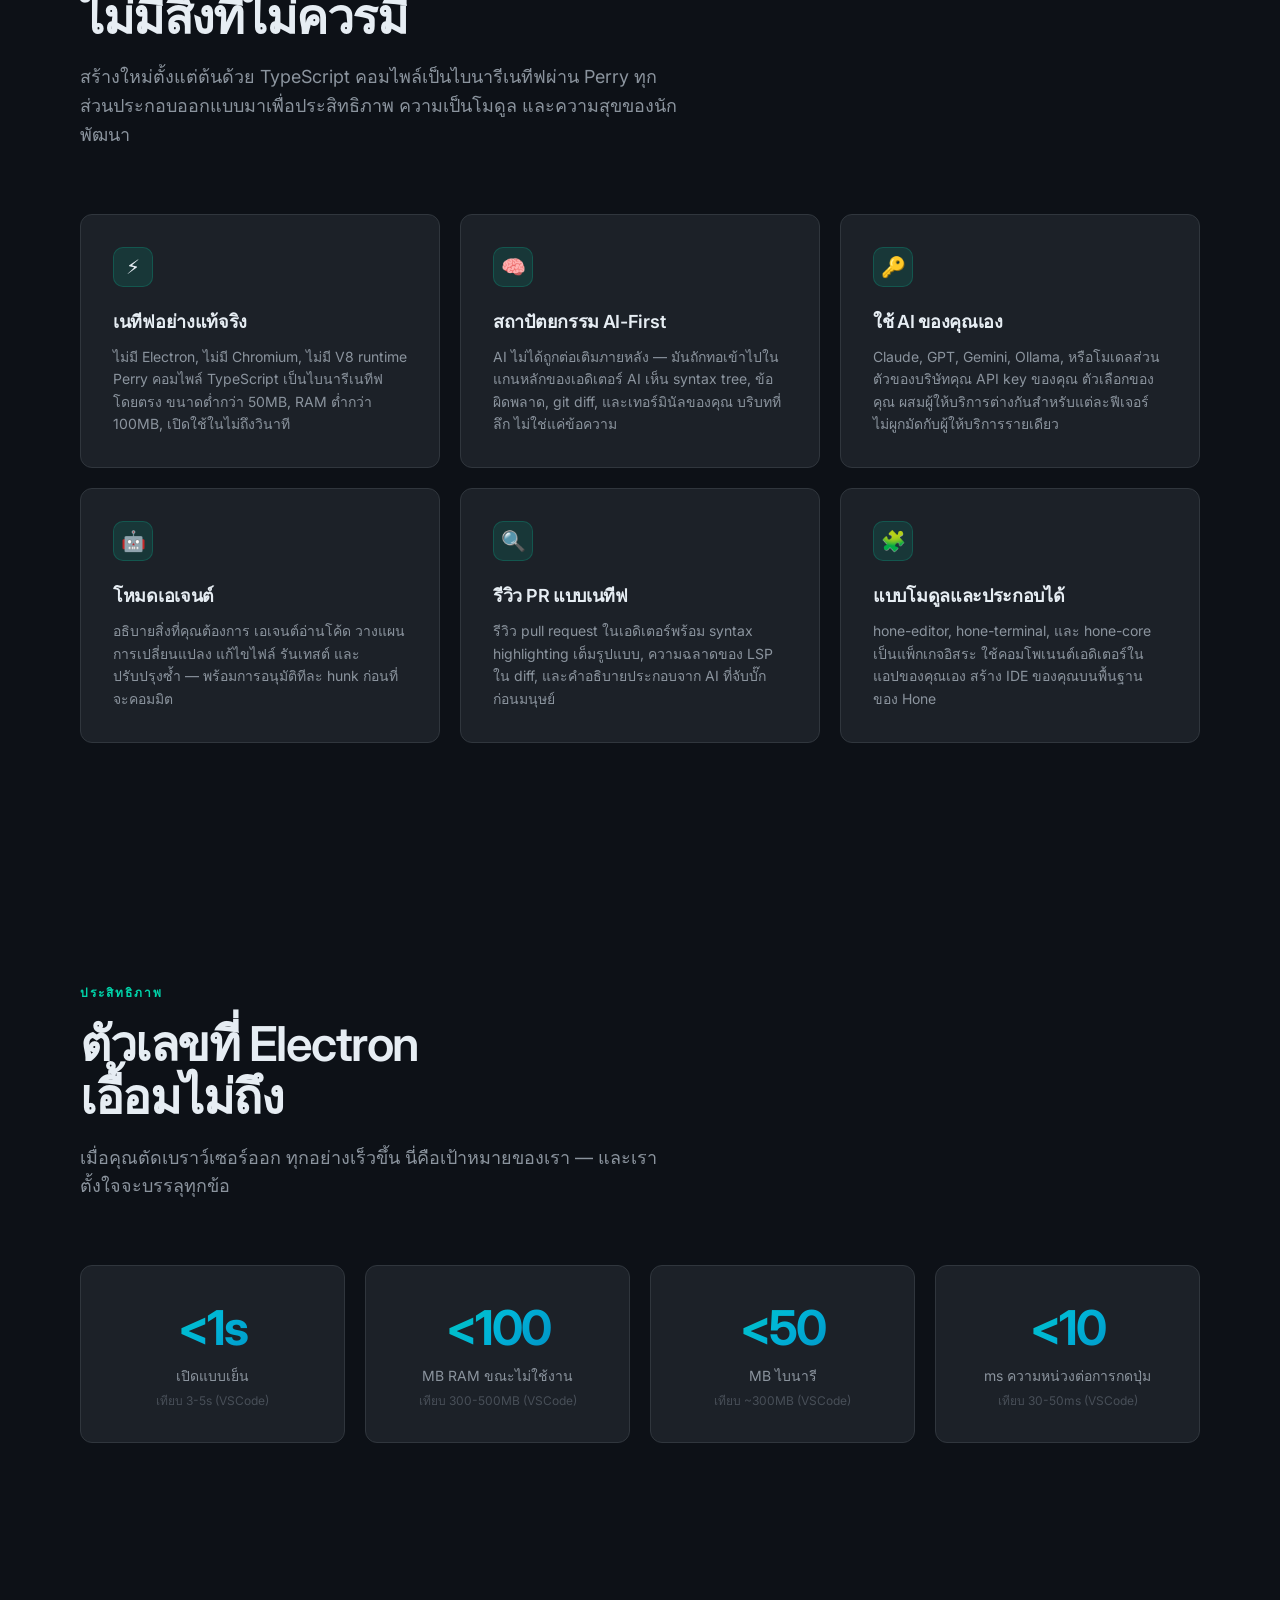
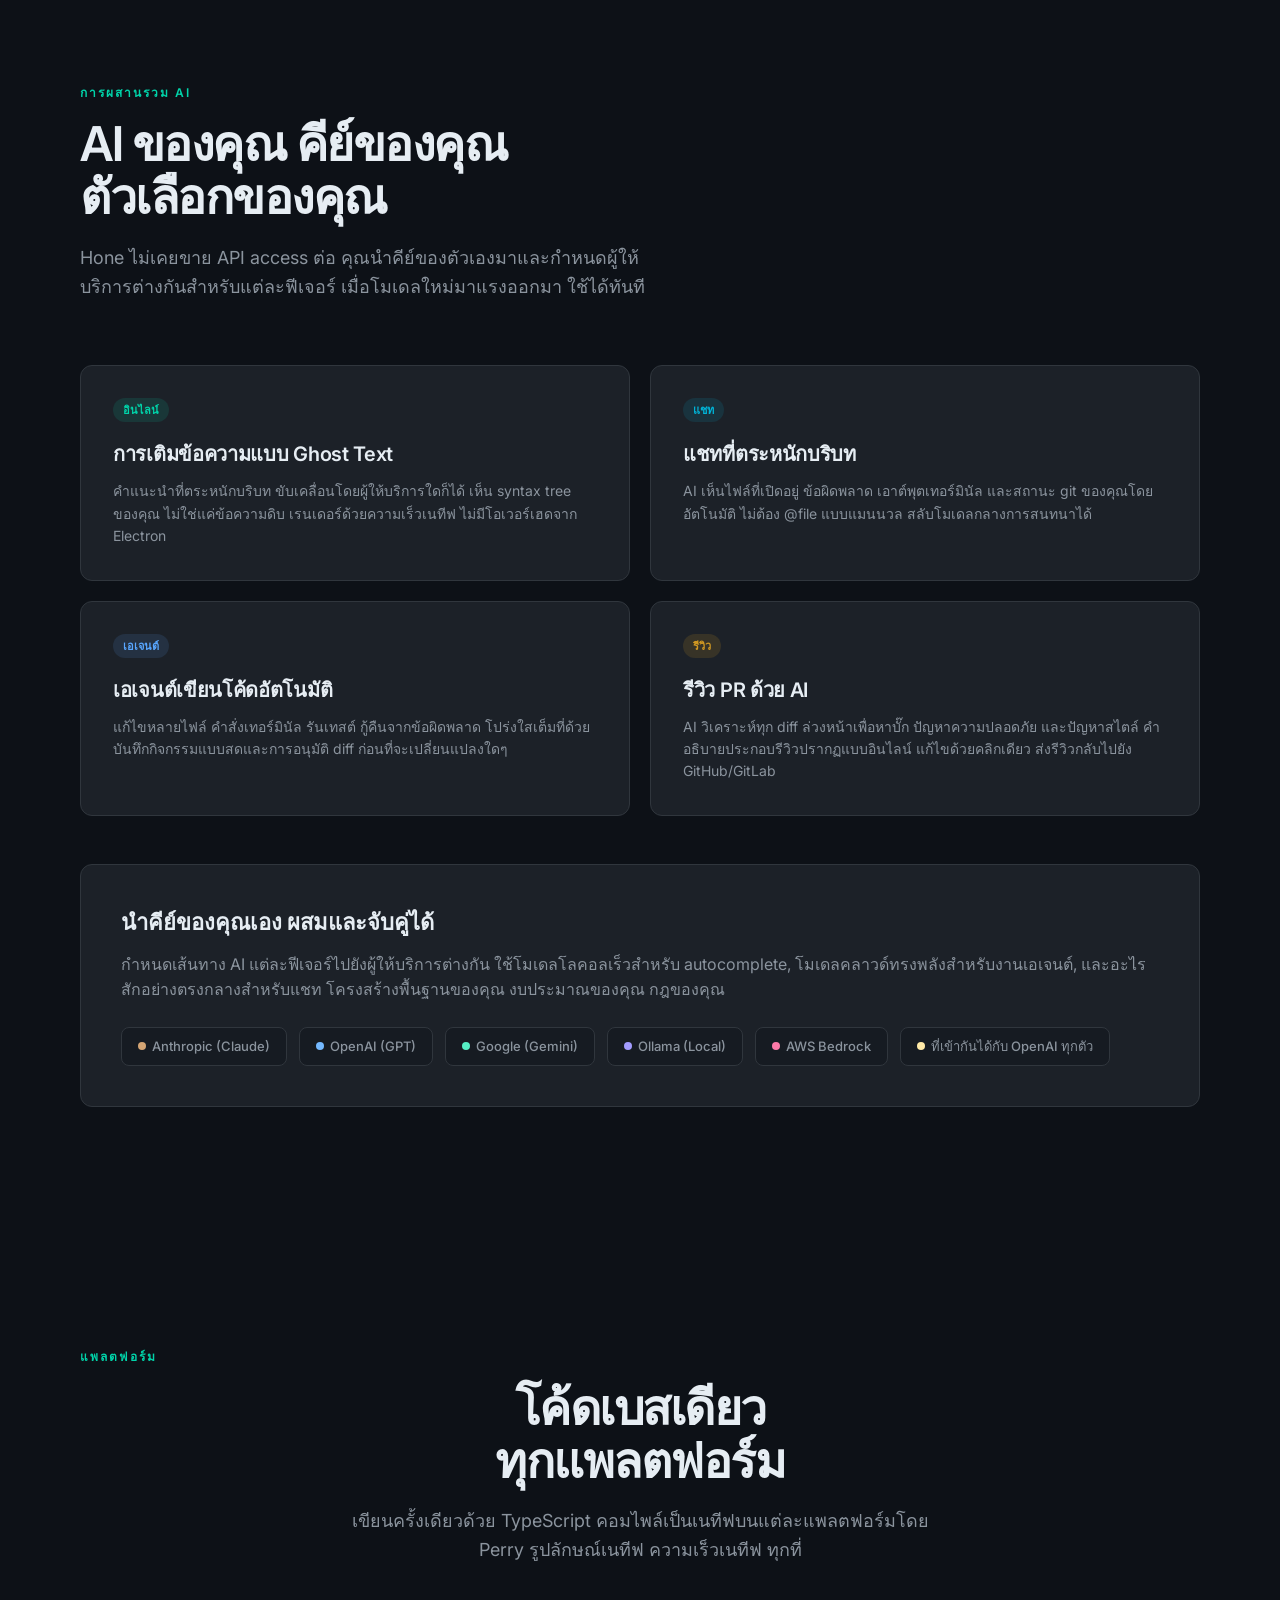
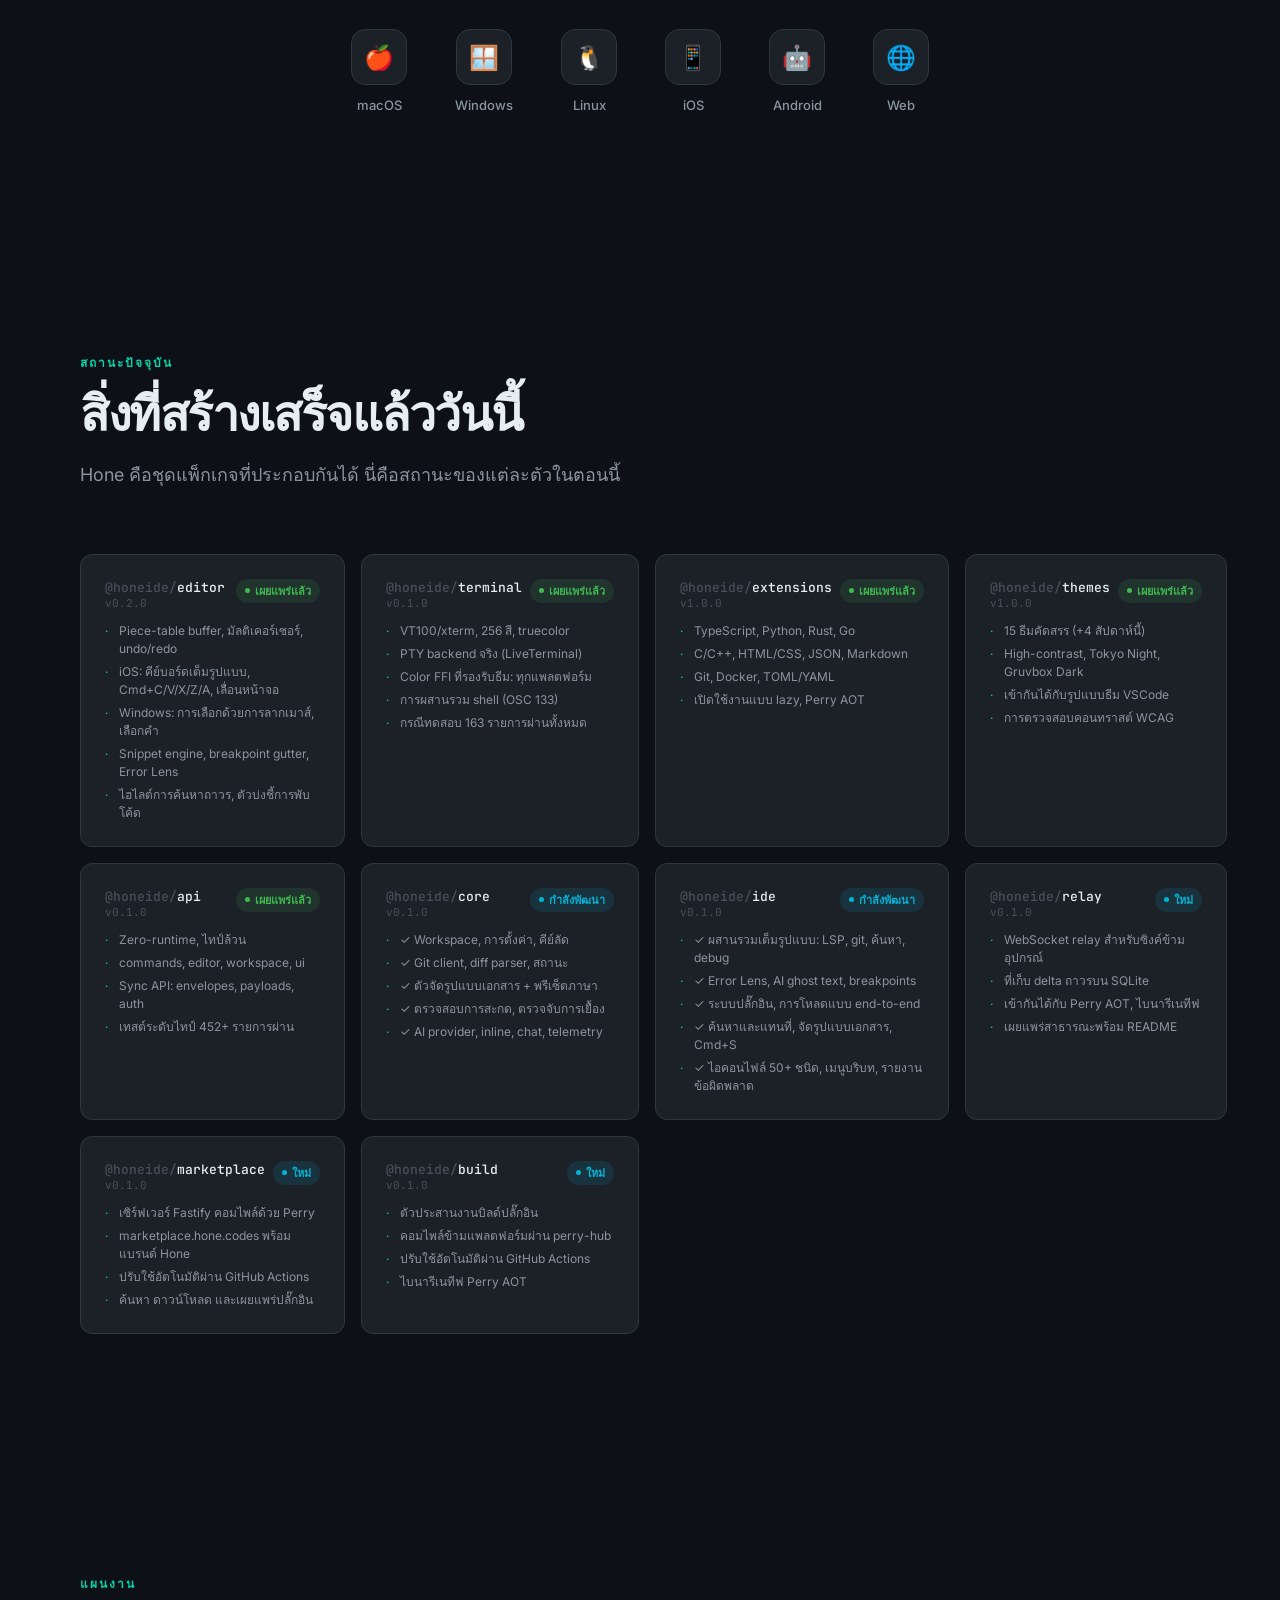
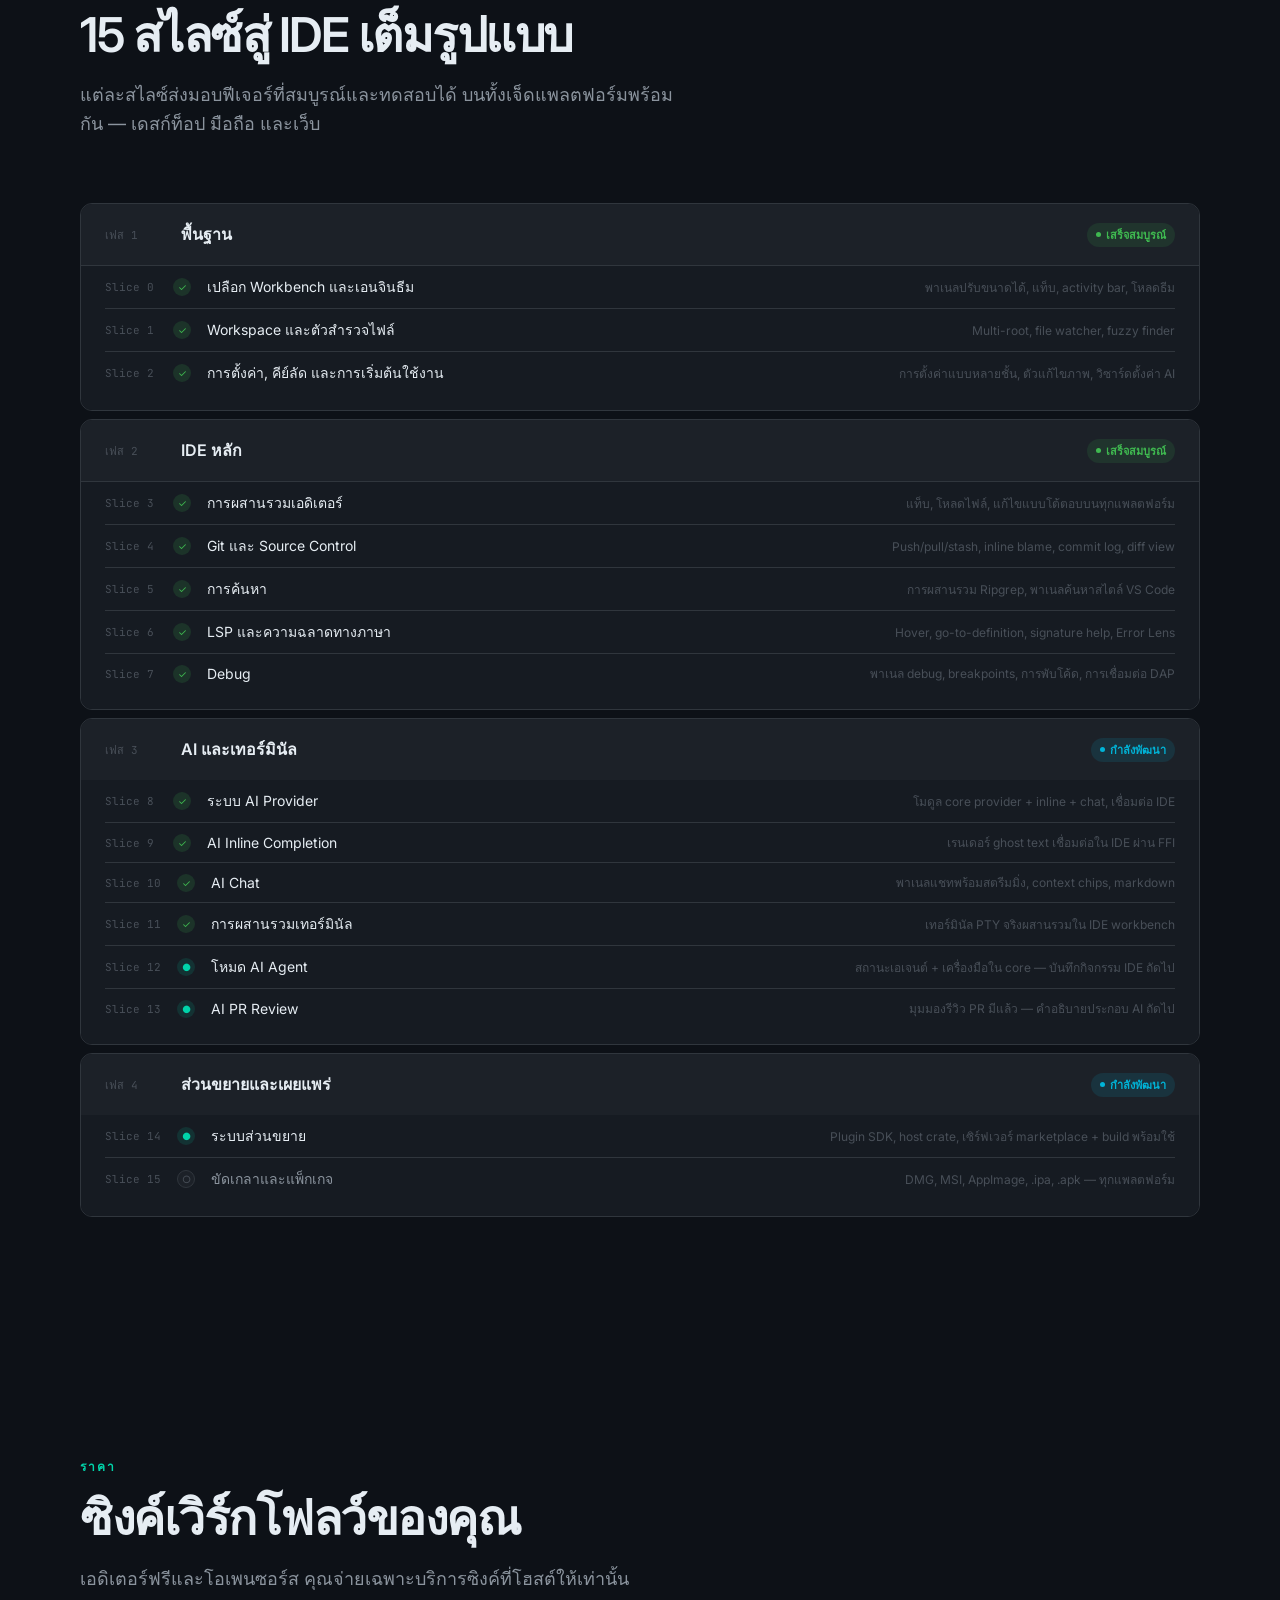
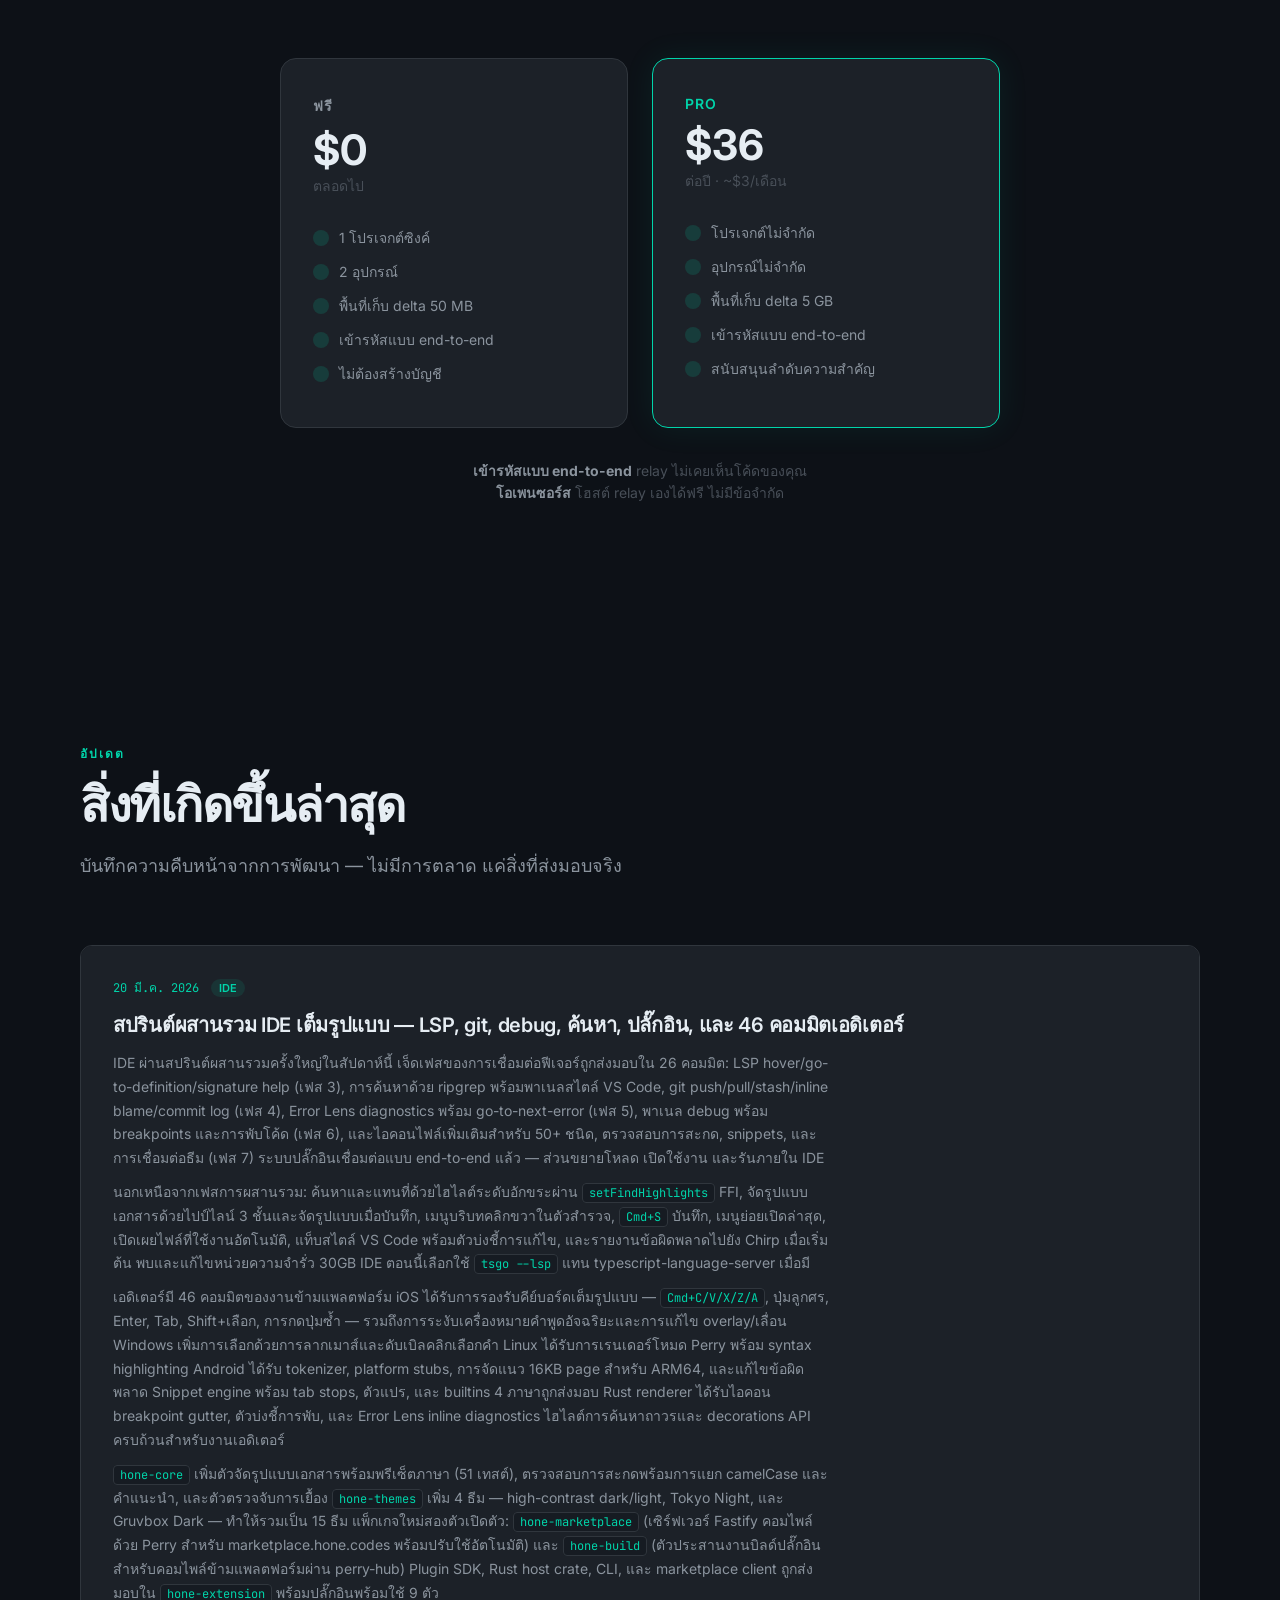
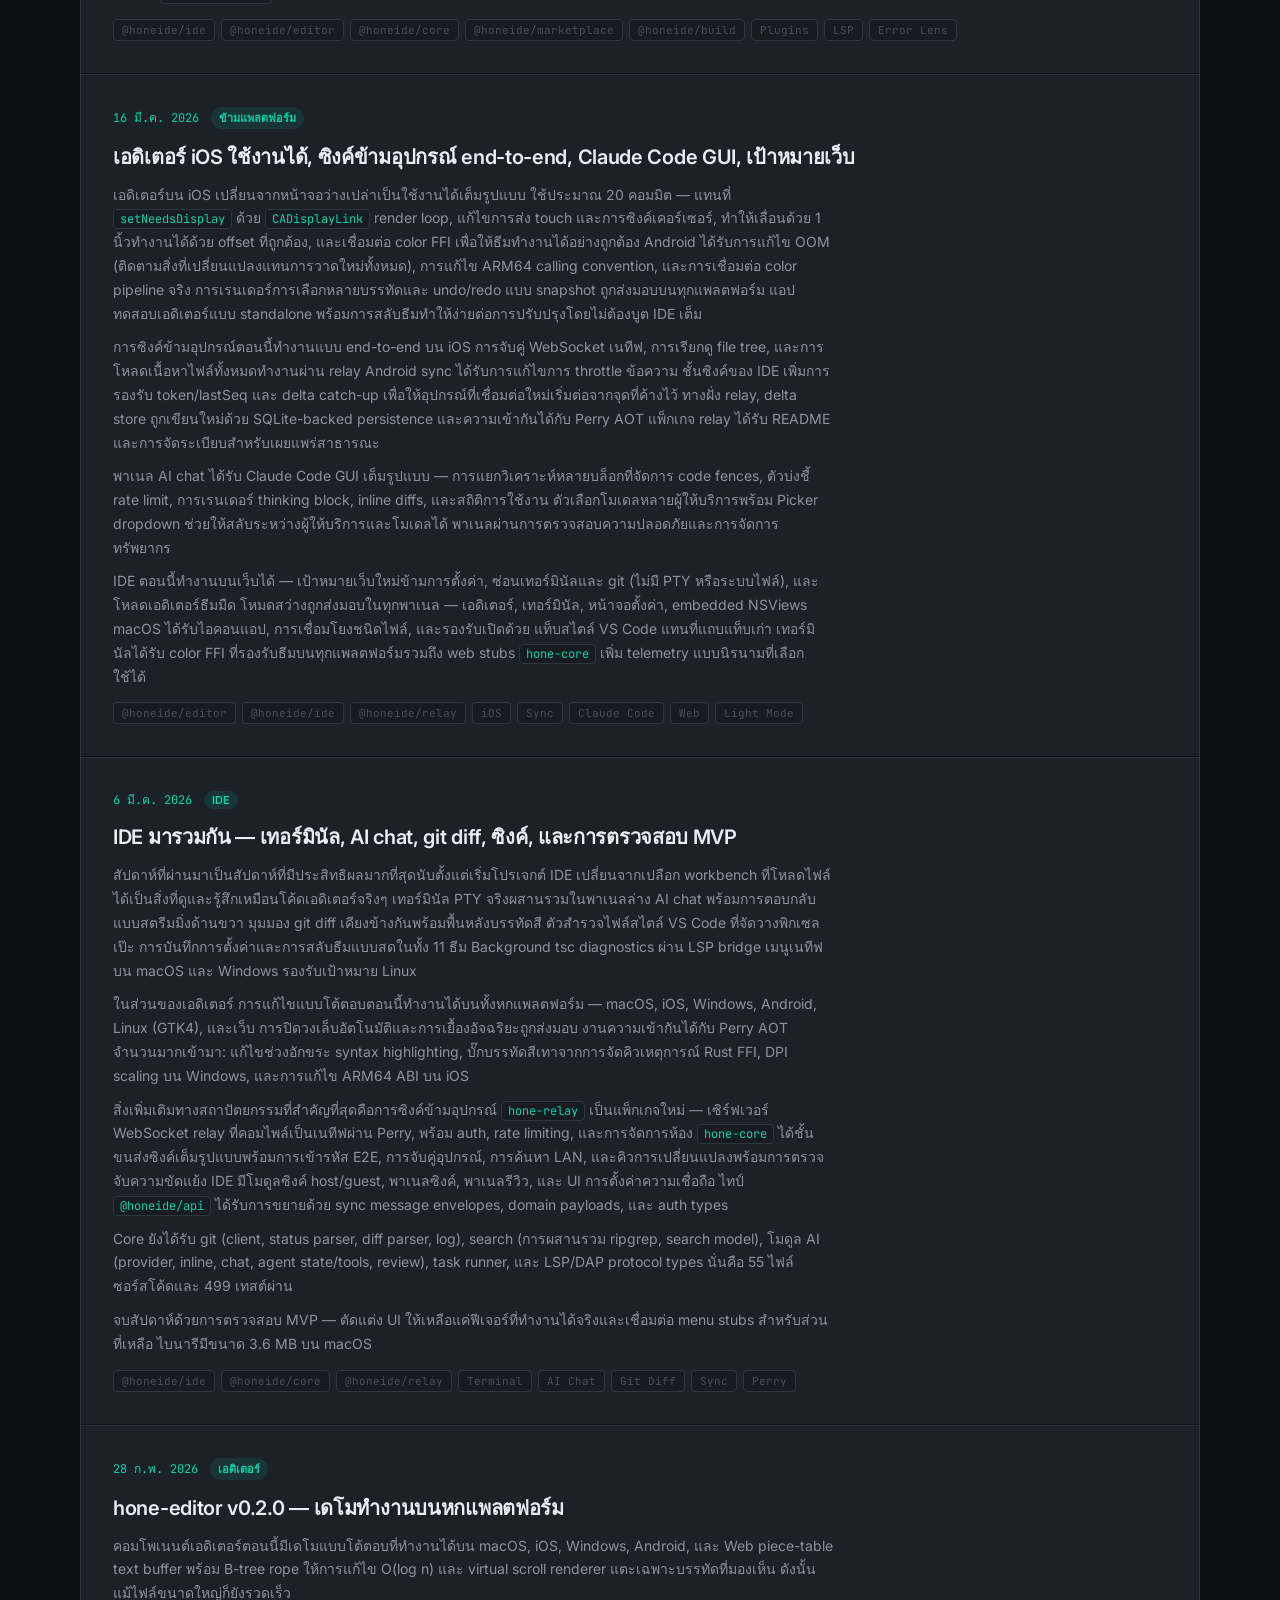
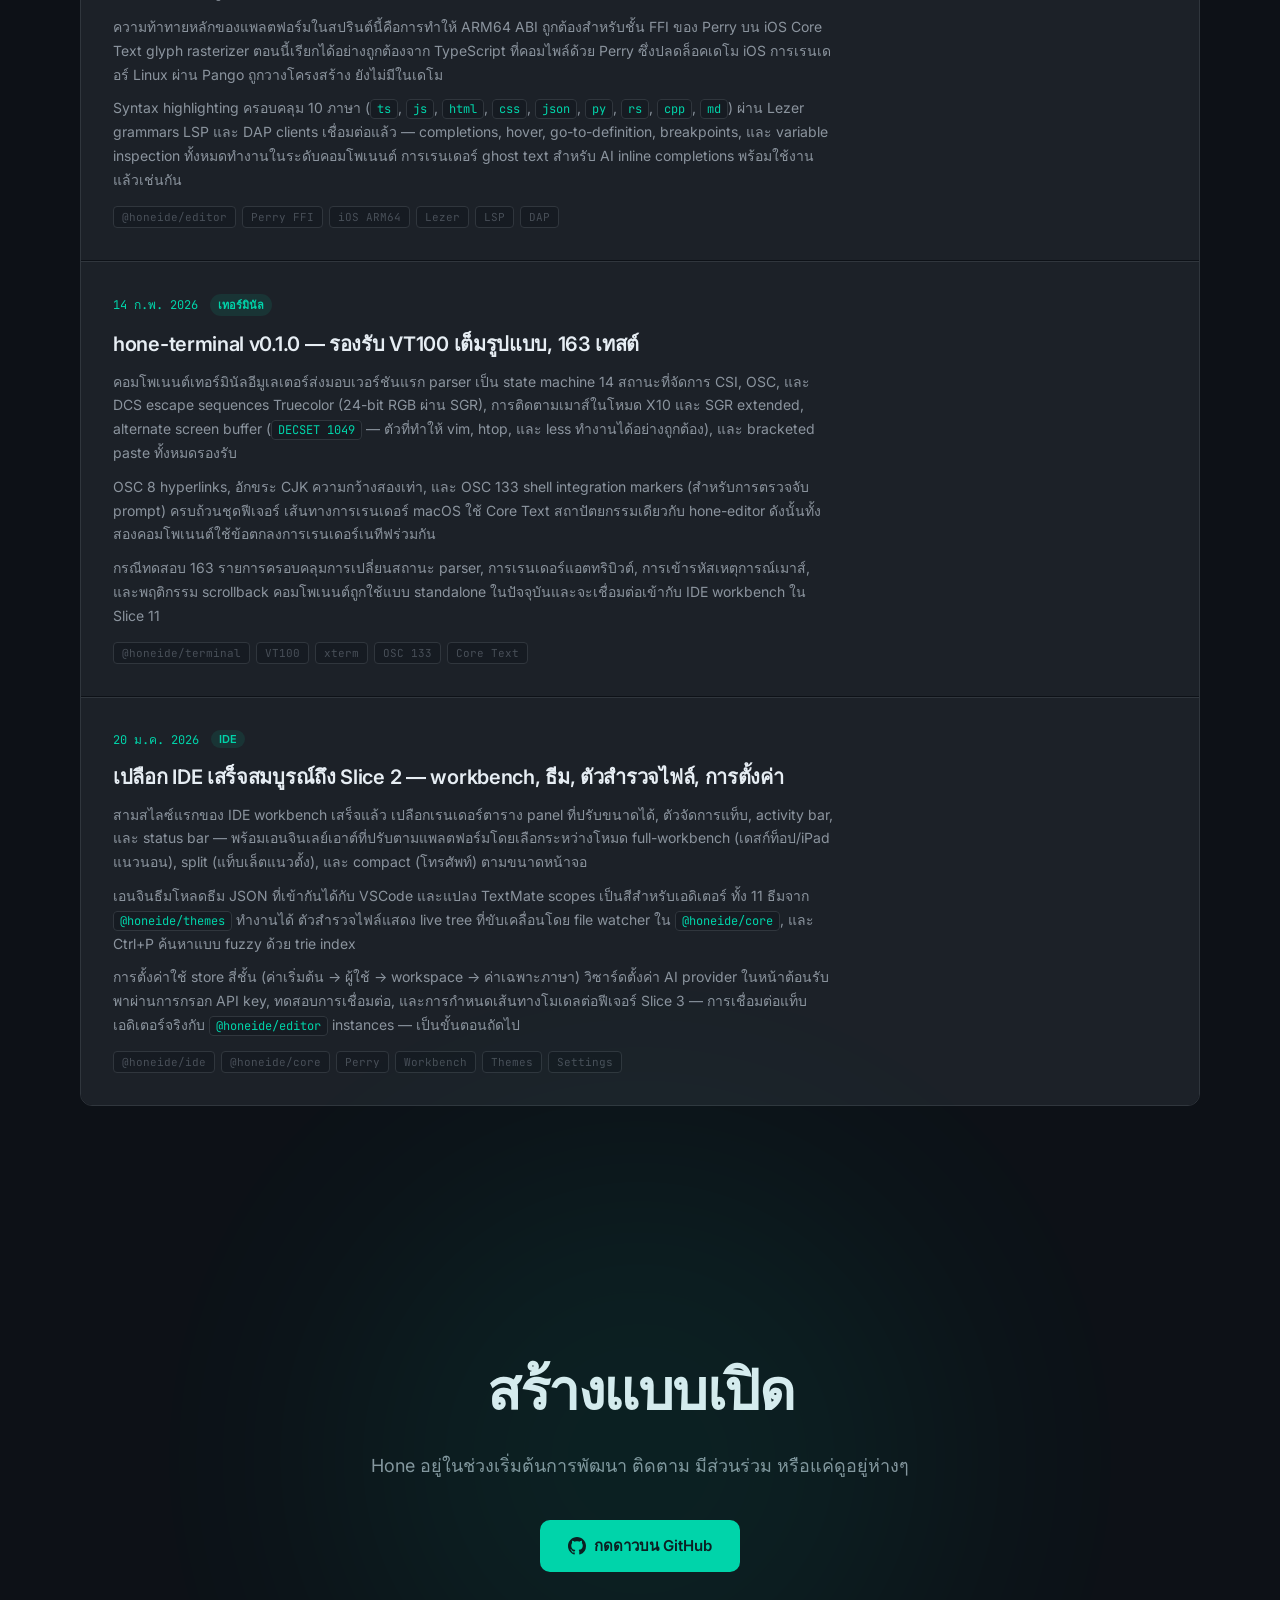
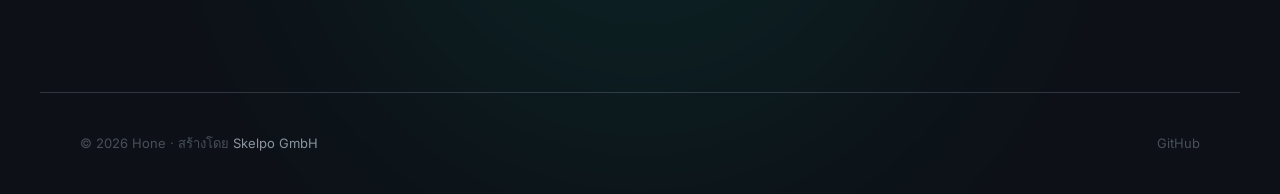
<file: th/index.html>
<!DOCTYPE html>
<html lang="th">
<head>
    <meta charset="UTF-8">
    <meta name="viewport" content="width=device-width, initial-scale=1.0">
    <title>Hone — ลับคมโค้ดของคุณ แบบเนทีฟ</title>
    <meta name="description" content="โค้ดเอดิเตอร์เนทีฟที่ขับเคลื่อนด้วย AI สำหรับทุกแพลตฟอร์ม เขียนด้วย TypeScript คอมไพล์เป็นเนทีฟผ่าน Perry ไม่ใช้ Electron ไม่มีข้อจำกัด">
    <link rel="canonical" href="https://hone.codes/th/">
    <meta name="theme-color" content="#0D1117">
    <meta name="author" content="Skelpo GmbH">
    <meta name="robots" content="index, follow">

    <!-- Hreflang -->
    <link rel="alternate" hreflang="en" href="https://hone.codes/">
    <link rel="alternate" hreflang="de" href="https://hone.codes/de/">
    <link rel="alternate" hreflang="ja" href="https://hone.codes/ja/">
    <link rel="alternate" hreflang="zh-Hans" href="https://hone.codes/zh-Hans/">
    <link rel="alternate" hreflang="es" href="https://hone.codes/es/">
    <link rel="alternate" hreflang="fr" href="https://hone.codes/fr/">
    <link rel="alternate" hreflang="pt" href="https://hone.codes/pt/">
    <link rel="alternate" hreflang="ko" href="https://hone.codes/ko/">
    <link rel="alternate" hreflang="it" href="https://hone.codes/it/">
    <link rel="alternate" hreflang="tr" href="https://hone.codes/tr/">
    <link rel="alternate" hreflang="th" href="https://hone.codes/th/">
    <link rel="alternate" hreflang="id" href="https://hone.codes/id/">
    <link rel="alternate" hreflang="vi" href="https://hone.codes/vi/">
    <link rel="alternate" hreflang="x-default" href="https://hone.codes/">

    <!-- Favicon -->
    <link rel="icon" type="image/png" sizes="32x32" href="[data-uri]">

    <!-- Open Graph -->
    <meta property="og:type" content="website">
    <meta property="og:url" content="https://hone.codes/th/">
    <meta property="og:title" content="Hone — ลับคมโค้ดของคุณ แบบเนทีฟ">
    <meta property="og:description" content="โค้ดเอดิเตอร์เนทีฟที่ขับเคลื่อนด้วย AI สำหรับทุกแพลตฟอร์ม เขียนด้วย TypeScript คอมไพล์เป็นเนทีฟผ่าน Perry ไม่ใช้ Electron ไม่มีข้อจำกัด">
    <meta property="og:image" content="https://hone.codes/og-image.png">
    <meta property="og:image:width" content="1200">
    <meta property="og:image:height" content="630">
    <meta property="og:image:alt" content="Hone — โค้ดเอดิเตอร์เนทีฟ">
    <meta property="og:site_name" content="Hone">

    <!-- Twitter Card -->
    <meta name="twitter:card" content="summary_large_image">
    <meta name="twitter:title" content="Hone — ลับคมโค้ดของคุณ แบบเนทีฟ">
    <meta name="twitter:description" content="โค้ดเอดิเตอร์เนทีฟที่ขับเคลื่อนด้วย AI สำหรับทุกแพลตฟอร์ม เขียนด้วย TypeScript คอมไพล์เป็นเนทีฟผ่าน Perry ไม่ใช้ Electron ไม่มีข้อจำกัด">
    <meta name="twitter:image" content="https://hone.codes/og-image.png">

    <!-- Structured Data -->
    <script type="application/ld+json">
    {
        "@context": "https://schema.org",
        "@type": "SoftwareApplication",
        "name": "Hone",
        "description": "โค้ดเอดิเตอร์เนทีฟที่ขับเคลื่อนด้วย AI สำหรับทุกแพลตฟอร์ม เขียนด้วย TypeScript คอมไพล์เป็นเนทีฟผ่าน Perry",
        "url": "https://hone.codes/",
        "applicationCategory": "DeveloperApplication",
        "operatingSystem": "macOS, Windows, Linux, iOS, Android, Web",
        "offers": [
            {
                "@type": "Offer",
                "price": "0",
                "priceCurrency": "USD",
                "description": "ฟรี — 1 โปรเจกต์ซิงค์, 2 อุปกรณ์"
            },
            {
                "@type": "Offer",
                "price": "36",
                "priceCurrency": "USD",
                "description": "Pro — โปรเจกต์ไม่จำกัด, อุปกรณ์ไม่จำกัด",
                "billingIncrement": "P1Y"
            }
        ],
        "author": {
            "@type": "Organization",
            "name": "Skelpo GmbH",
            "url": "https://skelpo.com"
        }
    }
    </script>

    <link rel="preconnect" href="https://fonts.googleapis.com">
    <link rel="preconnect" href="https://fonts.gstatic.com" crossorigin>
    <link href="https://fonts.googleapis.com/css2?family=Inter:wght@400;500;600;700&family=JetBrains+Mono:wght@400;500;700&display=swap" rel="stylesheet">
    <link rel="stylesheet" href="/style.css">
</head>
<body>

<nav>
    <a href="/th/" class="nav-logo">
        <div class="nav-logo-icon">
            <svg width="22" height="28" viewBox="0 0 48 56" xmlns="http://www.w3.org/2000/svg">
                <defs>
                    <linearGradient id="nav-mark-grad" x1="0%" y1="0%" x2="100%" y2="100%">
                        <stop offset="0%" stop-color="#00D4AA"/>
                        <stop offset="60%" stop-color="#00B4D8"/>
                        <stop offset="100%" stop-color="#0077B6"/>
                    </linearGradient>
                    <linearGradient id="nav-edge-grad" x1="0%" y1="0%" x2="100%" y2="0%">
                        <stop offset="0%" stop-color="#00FFD0"/>
                        <stop offset="100%" stop-color="#00D4AA"/>
                    </linearGradient>
                    <filter id="nav-glow">
                        <feGaussianBlur stdDeviation="1.5" result="blur"/>
                        <feMerge><feMergeNode in="blur"/><feMergeNode in="SourceGraphic"/></feMerge>
                    </filter>
                </defs>
                <polygon points="24,0 0,28 24,56" fill="#0077B6" opacity="0.65"/>
                <polygon points="24,0 48,28 24,56" fill="url(#nav-mark-grad)"/>
                <line x1="24" y1="0" x2="24" y2="56" stroke="url(#nav-edge-grad)" stroke-width="1.5" filter="url(#nav-glow)" opacity="0.9"/>
                <circle cx="24" cy="0" r="2.5" fill="#00FFD0" opacity="0.85"/>
            </svg>
        </div>
        <span class="nav-logo-text">Hone</span>
    </a>
    <div class="nav-links">
        <a href="#features">คุณสมบัติ</a>
        <a href="#ai">AI</a>
        <a href="#status">สถานะ</a>
        <a href="#roadmap">แผนงาน</a>
        <a href="#pricing">ราคา</a>
        <a href="#updates">อัปเดต</a>
        <a href="https://github.com/HoneIDE" target="_blank" class="nav-github">
            <svg viewBox="0 0 16 16"><path d="M8 0C3.58 0 0 3.58 0 8c0 3.54 2.29 6.53 5.47 7.59.4.07.55-.17.55-.38 0-.19-.01-.82-.01-1.49-2.01.37-2.53-.49-2.69-.94-.09-.23-.48-.94-.82-1.13-.28-.15-.68-.52-.01-.53.63-.01 1.08.58 1.23.82.72 1.21 1.87.87 2.33.66.07-.52.28-.87.51-1.07-1.78-.2-3.64-.89-3.64-3.95 0-.87.31-1.59.82-2.15-.08-.2-.36-1.02.08-2.12 0 0 .67-.21 2.2.82.64-.18 1.32-.27 2-.27.68 0 1.36.09 2 .27 1.53-1.04 2.2-.82 2.2-.82.44 1.1.16 1.92.08 2.12.51.56.82 1.27.82 2.15 0 3.07-1.87 3.75-3.65 3.95.29.25.54.73.54 1.48 0 1.07-.01 1.93-.01 2.2 0 .21.15.46.55.38A8.013 8.013 0 0016 8c0-4.42-3.58-8-8-8z"/></svg>
            GitHub
        </a>
        <div class="lang-picker">
            <button class="lang-picker-btn">
                <svg viewBox="0 0 24 24" fill="none" stroke="currentColor" stroke-width="2"><circle cx="12" cy="12" r="10"/><path d="M2 12h20M12 2a15.3 15.3 0 0 1 4 10 15.3 15.3 0 0 1-4 10 15.3 15.3 0 0 1-4-10 15.3 15.3 0 0 1 4-10z"/></svg>
                TH
            </button>
            <div class="lang-dropdown">
                <a href="/">English</a>
                <a href="/de/">Deutsch</a>
                <a href="/ja/">日本語</a>
                <a href="/zh-Hans/">中文</a>
                <a href="/es/">Español</a>
                <a href="/fr/">Français</a>
                <a href="/pt/">Português</a>
                <a href="/ko/">한국어</a>
                <a href="/it/">Italiano</a>
                <a href="/tr/">Türkçe</a>
                <a href="/th/" class="active">ไทย</a>
                <a href="/id/">Indonesia</a>
                <a href="/vi/">Tiếng Việt</a>
            </div>
        </div>
    </div>
</nav>

<!-- ===== HERO ===== -->
<section class="hero">
    <div class="glow-orb green"></div>
    <div class="glow-orb blue"></div>

    <div class="hero-badge">
        <span class="dot"></span>
        พัฒนาแบบเปิด — อยู่ในช่วงเริ่มต้น
    </div>

    <h1>ลับคมโค้ดของคุณ<br><span class="highlight">แบบเนทีฟ</span></h1>

    <p class="hero-sub">
        โค้ดเอดิเตอร์เนทีฟที่ขับเคลื่อนด้วย AI สำหรับทุกแพลตฟอร์ม เขียนด้วย TypeScript คอมไพล์เป็นเนทีฟผ่าน Perry ไม่ใช้ Electron ไม่มีข้อจำกัด
    </p>

    <div class="hero-cta">
        <a href="https://github.com/HoneIDE" target="_blank" class="btn btn-primary">
            <svg width="18" height="18" viewBox="0 0 16 16" fill="currentColor"><path d="M8 0C3.58 0 0 3.58 0 8c0 3.54 2.29 6.53 5.47 7.59.4.07.55-.17.55-.38 0-.19-.01-.82-.01-1.49-2.01.37-2.53-.49-2.69-.94-.09-.23-.48-.94-.82-1.13-.28-.15-.68-.52-.01-.53.63-.01 1.08.58 1.23.82.72 1.21 1.87.87 2.33.66.07-.52.28-.87.51-1.07-1.78-.2-3.64-.89-3.64-3.95 0-.87.31-1.59.82-2.15-.08-.2-.36-1.02.08-2.12 0 0 .67-.21 2.2.82.64-.18 1.32-.27 2-.27.68 0 1.36.09 2 .27 1.53-1.04 2.2-.82 2.2-.82.44 1.1.16 1.92.08 2.12.51.56.82 1.27.82 2.15 0 3.07-1.87 3.75-3.65 3.95.29.25.54.73.54 1.48 0 1.07-.01 1.93-.01 2.2 0 .21.15.46.55.38A8.013 8.013 0 0016 8c0-4.42-3.58-8-8-8z"/></svg>
            ติดตามบน GitHub
        </a>
        <a href="#features" class="btn btn-secondary">
            เรียนรู้เพิ่มเติม ↓
        </a>
    </div>

    <!-- Real screenshot -->
    <div class="screenshot-wrapper">
        <img src="/screenshot.png" alt="Hone IDE ทำงานบน macOS — ตัวสำรวจไฟล์, เอดิเตอร์พร้อม syntax highlighting, เทอร์มินัล, และแท็บ" class="hero-screenshot">
        <p class="screenshot-caption">ภาพหน้าจอจริง ใช่ มีข้อไม่สมบูรณ์เล็กน้อย — เราพัฒนาแบบเปิด จำได้ไหม?</p>
    </div>
</section>

<!-- ===== FEATURES ===== -->
<section class="section fade-in" id="features">
    <div class="section-label">ทำไมต้อง Hone</div>
    <h2 class="section-title">ทุกสิ่งที่เอดิเตอร์ควรเป็น<br>ไม่มีสิ่งที่ไม่ควรมี</h2>
    <p class="section-desc">
        สร้างใหม่ตั้งแต่ต้นด้วย TypeScript คอมไพล์เป็นไบนารีเนทีฟผ่าน Perry ทุกส่วนประกอบออกแบบมาเพื่อประสิทธิภาพ ความเป็นโมดูล และความสุขของนักพัฒนา
    </p>

    <div class="features-grid">
        <div class="feature-card">
            <div class="feature-icon">⚡</div>
            <h3>เนทีฟอย่างแท้จริง</h3>
            <p>ไม่มี Electron, ไม่มี Chromium, ไม่มี V8 runtime Perry คอมไพล์ TypeScript เป็นไบนารีเนทีฟโดยตรง ขนาดต่ำกว่า 50MB, RAM ต่ำกว่า 100MB, เปิดใช้ในไม่ถึงวินาที</p>
        </div>
        <div class="feature-card">
            <div class="feature-icon">🧠</div>
            <h3>สถาปัตยกรรม AI-First</h3>
            <p>AI ไม่ได้ถูกต่อเติมภายหลัง — มันถักทอเข้าไปในแกนหลักของเอดิเตอร์ AI เห็น syntax tree, ข้อผิดพลาด, git diff, และเทอร์มินัลของคุณ บริบทที่ลึก ไม่ใช่แค่ข้อความ</p>
        </div>
        <div class="feature-card">
            <div class="feature-icon">🔑</div>
            <h3>ใช้ AI ของคุณเอง</h3>
            <p>Claude, GPT, Gemini, Ollama, หรือโมเดลส่วนตัวของบริษัทคุณ API key ของคุณ ตัวเลือกของคุณ ผสมผู้ให้บริการต่างกันสำหรับแต่ละฟีเจอร์ ไม่ผูกมัดกับผู้ให้บริการรายเดียว</p>
        </div>
        <div class="feature-card">
            <div class="feature-icon">🤖</div>
            <h3>โหมดเอเจนต์</h3>
            <p>อธิบายสิ่งที่คุณต้องการ เอเจนต์อ่านโค้ด วางแผนการเปลี่ยนแปลง แก้ไขไฟล์ รันเทสต์ และปรับปรุงซ้ำ — พร้อมการอนุมัติทีละ hunk ก่อนที่จะคอมมิต</p>
        </div>
        <div class="feature-card">
            <div class="feature-icon">🔍</div>
            <h3>รีวิว PR แบบเนทีฟ</h3>
            <p>รีวิว pull request ในเอดิเตอร์พร้อม syntax highlighting เต็มรูปแบบ, ความฉลาดของ LSP ใน diff, และคำอธิบายประกอบจาก AI ที่จับบั๊กก่อนมนุษย์</p>
        </div>
        <div class="feature-card">
            <div class="feature-icon">🧩</div>
            <h3>แบบโมดูลและประกอบได้</h3>
            <p>hone-editor, hone-terminal, และ hone-core เป็นแพ็กเกจอิสระ ใช้คอมโพเนนต์เอดิเตอร์ในแอปของคุณเอง สร้าง IDE ของคุณบนพื้นฐานของ Hone</p>
        </div>
    </div>
</section>

<!-- ===== PERFORMANCE ===== -->
<section class="section fade-in" id="performance">
    <div class="section-label">ประสิทธิภาพ</div>
    <h2 class="section-title">ตัวเลขที่ Electron<br>เอื้อมไม่ถึง</h2>
    <p class="section-desc">
        เมื่อคุณตัดเบราว์เซอร์ออก ทุกอย่างเร็วขึ้น นี่คือเป้าหมายของเรา — และเราตั้งใจจะบรรลุทุกข้อ
    </p>

    <div class="perf-grid">
        <div class="perf-card">
            <div class="perf-value">&lt;1s</div>
            <div class="perf-label">เปิดแบบเย็น</div>
            <div class="perf-compare">เทียบ 3-5s (VSCode)</div>
        </div>
        <div class="perf-card">
            <div class="perf-value">&lt;100</div>
            <div class="perf-label">MB RAM ขณะไม่ใช้งาน</div>
            <div class="perf-compare">เทียบ 300-500MB (VSCode)</div>
        </div>
        <div class="perf-card">
            <div class="perf-value">&lt;50</div>
            <div class="perf-label">MB ไบนารี</div>
            <div class="perf-compare">เทียบ ~300MB (VSCode)</div>
        </div>
        <div class="perf-card">
            <div class="perf-value">&lt;10</div>
            <div class="perf-label">ms ความหน่วงต่อการกดปุ่ม</div>
            <div class="perf-compare">เทียบ 30-50ms (VSCode)</div>
        </div>
    </div>
</section>

<!-- ===== AI ===== -->
<section class="section fade-in" id="ai">
    <div class="section-label">การผสานรวม AI</div>
    <h2 class="section-title">AI ของคุณ คีย์ของคุณ<br>ตัวเลือกของคุณ</h2>
    <p class="section-desc">
        Hone ไม่เคยขาย API access ต่อ คุณนำคีย์ของตัวเองมาและกำหนดผู้ให้บริการต่างกันสำหรับแต่ละฟีเจอร์ เมื่อโมเดลใหม่มาแรงออกมา ใช้ได้ทันที
    </p>

    <div class="ai-features">
        <div class="ai-feature-card">
            <span class="tag tag-green">อินไลน์</span>
            <h3>การเติมข้อความแบบ Ghost Text</h3>
            <p>คำแนะนำที่ตระหนักบริบท ขับเคลื่อนโดยผู้ให้บริการใดก็ได้ เห็น syntax tree ของคุณ ไม่ใช่แค่ข้อความดิบ เรนเดอร์ด้วยความเร็วเนทีฟ ไม่มีโอเวอร์เฮดจาก Electron</p>
        </div>
        <div class="ai-feature-card">
            <span class="tag tag-blue">แชท</span>
            <h3>แชทที่ตระหนักบริบท</h3>
            <p>AI เห็นไฟล์ที่เปิดอยู่ ข้อผิดพลาด เอาต์พุตเทอร์มินัล และสถานะ git ของคุณโดยอัตโนมัติ ไม่ต้อง @file แบบแมนนวล สลับโมเดลกลางการสนทนาได้</p>
        </div>
        <div class="ai-feature-card">
            <span class="tag tag-purple">เอเจนต์</span>
            <h3>เอเจนต์เขียนโค้ดอัตโนมัติ</h3>
            <p>แก้ไขหลายไฟล์ คำสั่งเทอร์มินัล รันเทสต์ กู้คืนจากข้อผิดพลาด โปร่งใสเต็มที่ด้วยบันทึกกิจกรรมแบบสดและการอนุมัติ diff ก่อนที่จะเปลี่ยนแปลงใดๆ</p>
        </div>
        <div class="ai-feature-card">
            <span class="tag tag-yellow">รีวิว</span>
            <h3>รีวิว PR ด้วย AI</h3>
            <p>AI วิเคราะห์ทุก diff ล่วงหน้าเพื่อหาบั๊ก ปัญหาความปลอดภัย และปัญหาสไตล์ คำอธิบายประกอบรีวิวปรากฏแบบอินไลน์ แก้ไขด้วยคลิกเดียว ส่งรีวิวกลับไปยัง GitHub/GitLab</p>
        </div>
    </div>

    <div class="byok-block">
        <h3>นำคีย์ของคุณเอง ผสมและจับคู่ได้</h3>
        <p>กำหนดเส้นทาง AI แต่ละฟีเจอร์ไปยังผู้ให้บริการต่างกัน ใช้โมเดลโลคอลเร็วสำหรับ autocomplete, โมเดลคลาวด์ทรงพลังสำหรับงานเอเจนต์, และอะไรสักอย่างตรงกลางสำหรับแชท โครงสร้างพื้นฐานของคุณ งบประมาณของคุณ กฎของคุณ</p>
        <div class="provider-logos">
            <div class="provider-pill"><span class="provider-dot" style="background:#d4a574"></span> Anthropic (Claude)</div>
            <div class="provider-pill"><span class="provider-dot" style="background:#74b9ff"></span> OpenAI (GPT)</div>
            <div class="provider-pill"><span class="provider-dot" style="background:#55efc4"></span> Google (Gemini)</div>
            <div class="provider-pill"><span class="provider-dot" style="background:#a29bfe"></span> Ollama (Local)</div>
            <div class="provider-pill"><span class="provider-dot" style="background:#fd79a8"></span> AWS Bedrock</div>
            <div class="provider-pill"><span class="provider-dot" style="background:#ffeaa7"></span> ที่เข้ากันได้กับ OpenAI ทุกตัว</div>
        </div>
    </div>
</section>

<!-- ===== PLATFORMS ===== -->
<section class="section fade-in" id="platforms">
    <div class="section-label">แพลตฟอร์ม</div>
    <h2 class="section-title" style="text-align:center;">โค้ดเบสเดียว<br>ทุกแพลตฟอร์ม</h2>
    <p class="section-desc" style="text-align:center; margin-left:auto; margin-right:auto;">
        เขียนครั้งเดียวด้วย TypeScript คอมไพล์เป็นเนทีฟบนแต่ละแพลตฟอร์มโดย Perry รูปลักษณ์เนทีฟ ความเร็วเนทีฟ ทุกที่
    </p>

    <div class="platforms-row">
        <div class="platform-item">
            <div class="platform-icon">🍎</div>
            <span class="platform-label">macOS</span>
        </div>
        <div class="platform-item">
            <div class="platform-icon">🪟</div>
            <span class="platform-label">Windows</span>
        </div>
        <div class="platform-item">
            <div class="platform-icon">🐧</div>
            <span class="platform-label">Linux</span>
        </div>
        <div class="platform-item">
            <div class="platform-icon">📱</div>
            <span class="platform-label">iOS</span>
        </div>
        <div class="platform-item">
            <div class="platform-icon">🤖</div>
            <span class="platform-label">Android</span>
        </div>
        <div class="platform-item">
            <div class="platform-icon">🌐</div>
            <span class="platform-label">Web</span>
        </div>
    </div>
</section>

<!-- ===== STATUS ===== -->
<section class="section fade-in" id="status">
    <div class="section-label">สถานะปัจจุบัน</div>
    <h2 class="section-title">สิ่งที่สร้างเสร็จแล้ววันนี้</h2>
    <p class="section-desc">
        Hone คือชุดแพ็กเกจที่ประกอบกันได้ นี่คือสถานะของแต่ละตัวในตอนนี้
    </p>

    <div class="status-grid">
        <div class="status-card">
            <div class="status-card-header">
                <div>
                    <div class="pkg-name"><span class="pkg-scope">@honeide/</span>editor</div>
                    <div class="version-tag">v0.2.0</div>
                </div>
                <span class="status-badge badge-done"><span class="badge-dot"></span>เผยแพร่แล้ว</span>
            </div>
            <ul class="status-card-bullets">
                <li>Piece-table buffer, มัลติเคอร์เซอร์, undo/redo</li>
                <li>iOS: คีย์บอร์ดเต็มรูปแบบ, Cmd+C/V/X/Z/A, เลื่อนหน้าจอ</li>
                <li>Windows: การเลือกด้วยการลากเมาส์, เลือกคำ</li>
                <li>Snippet engine, breakpoint gutter, Error Lens</li>
                <li>ไฮไลต์การค้นหาถาวร, ตัวบ่งชี้การพับโค้ด</li>
            </ul>
        </div>

        <div class="status-card">
            <div class="status-card-header">
                <div>
                    <div class="pkg-name"><span class="pkg-scope">@honeide/</span>terminal</div>
                    <div class="version-tag">v0.1.0</div>
                </div>
                <span class="status-badge badge-done"><span class="badge-dot"></span>เผยแพร่แล้ว</span>
            </div>
            <ul class="status-card-bullets">
                <li>VT100/xterm, 256 สี, truecolor</li>
                <li>PTY backend จริง (LiveTerminal)</li>
                <li>Color FFI ที่รองรับธีม: ทุกแพลตฟอร์ม</li>
                <li>การผสานรวม shell (OSC 133)</li>
                <li>กรณีทดสอบ 163 รายการผ่านทั้งหมด</li>
            </ul>
        </div>

        <div class="status-card">
            <div class="status-card-header">
                <div>
                    <div class="pkg-name"><span class="pkg-scope">@honeide/</span>extensions</div>
                    <div class="version-tag">v1.0.0</div>
                </div>
                <span class="status-badge badge-done"><span class="badge-dot"></span>เผยแพร่แล้ว</span>
            </div>
            <ul class="status-card-bullets">
                <li>TypeScript, Python, Rust, Go</li>
                <li>C/C++, HTML/CSS, JSON, Markdown</li>
                <li>Git, Docker, TOML/YAML</li>
                <li>เปิดใช้งานแบบ lazy, Perry AOT</li>
            </ul>
        </div>

        <div class="status-card">
            <div class="status-card-header">
                <div>
                    <div class="pkg-name"><span class="pkg-scope">@honeide/</span>themes</div>
                    <div class="version-tag">v1.0.0</div>
                </div>
                <span class="status-badge badge-done"><span class="badge-dot"></span>เผยแพร่แล้ว</span>
            </div>
            <ul class="status-card-bullets">
                <li>15 ธีมคัดสรร (+4 สัปดาห์นี้)</li>
                <li>High-contrast, Tokyo Night, Gruvbox Dark</li>
                <li>เข้ากันได้กับรูปแบบธีม VSCode</li>
                <li>การตรวจสอบคอนทราสต์ WCAG</li>
            </ul>
        </div>

        <div class="status-card">
            <div class="status-card-header">
                <div>
                    <div class="pkg-name"><span class="pkg-scope">@honeide/</span>api</div>
                    <div class="version-tag">v0.1.0</div>
                </div>
                <span class="status-badge badge-done"><span class="badge-dot"></span>เผยแพร่แล้ว</span>
            </div>
            <ul class="status-card-bullets">
                <li>Zero-runtime, ไทป์ล้วน</li>
                <li>commands, editor, workspace, ui</li>
                <li>Sync API: envelopes, payloads, auth</li>
                <li>เทสต์ระดับไทป์ 452+ รายการผ่าน</li>
            </ul>
        </div>

        <div class="status-card">
            <div class="status-card-header">
                <div>
                    <div class="pkg-name"><span class="pkg-scope">@honeide/</span>core</div>
                    <div class="version-tag">v0.1.0</div>
                </div>
                <span class="status-badge badge-active"><span class="badge-dot"></span>กำลังพัฒนา</span>
            </div>
            <ul class="status-card-bullets">
                <li>✓ Workspace, การตั้งค่า, คีย์ลัด</li>
                <li>✓ Git client, diff parser, สถานะ</li>
                <li>✓ ตัวจัดรูปแบบเอกสาร + พรีเซ็ตภาษา</li>
                <li>✓ ตรวจสอบการสะกด, ตรวจจับการเยื้อง</li>
                <li>✓ AI provider, inline, chat, telemetry</li>
            </ul>
        </div>

        <div class="status-card">
            <div class="status-card-header">
                <div>
                    <div class="pkg-name"><span class="pkg-scope">@honeide/</span>ide</div>
                    <div class="version-tag">v0.1.0</div>
                </div>
                <span class="status-badge badge-active"><span class="badge-dot"></span>กำลังพัฒนา</span>
            </div>
            <ul class="status-card-bullets">
                <li>✓ ผสานรวมเต็มรูปแบบ: LSP, git, ค้นหา, debug</li>
                <li>✓ Error Lens, AI ghost text, breakpoints</li>
                <li>✓ ระบบปลั๊กอิน, การโหลดแบบ end-to-end</li>
                <li>✓ ค้นหาและแทนที่, จัดรูปแบบเอกสาร, Cmd+S</li>
                <li>✓ ไอคอนไฟล์ 50+ ชนิด, เมนูบริบท, รายงานข้อผิดพลาด</li>
            </ul>
        </div>

        <div class="status-card">
            <div class="status-card-header">
                <div>
                    <div class="pkg-name"><span class="pkg-scope">@honeide/</span>relay</div>
                    <div class="version-tag">v0.1.0</div>
                </div>
                <span class="status-badge badge-active"><span class="badge-dot"></span>ใหม่</span>
            </div>
            <ul class="status-card-bullets">
                <li>WebSocket relay สำหรับซิงค์ข้ามอุปกรณ์</li>
                <li>ที่เก็บ delta ถาวรบน SQLite</li>
                <li>เข้ากันได้กับ Perry AOT, ไบนารีเนทีฟ</li>
                <li>เผยแพร่สาธารณะพร้อม README</li>
            </ul>
        </div>

        <div class="status-card">
            <div class="status-card-header">
                <div>
                    <div class="pkg-name"><span class="pkg-scope">@honeide/</span>marketplace</div>
                    <div class="version-tag">v0.1.0</div>
                </div>
                <span class="status-badge badge-active"><span class="badge-dot"></span>ใหม่</span>
            </div>
            <ul class="status-card-bullets">
                <li>เซิร์ฟเวอร์ Fastify คอมไพล์ด้วย Perry</li>
                <li>marketplace.hone.codes พร้อมแบรนด์ Hone</li>
                <li>ปรับใช้อัตโนมัติผ่าน GitHub Actions</li>
                <li>ค้นหา ดาวน์โหลด และเผยแพร่ปลั๊กอิน</li>
            </ul>
        </div>

        <div class="status-card">
            <div class="status-card-header">
                <div>
                    <div class="pkg-name"><span class="pkg-scope">@honeide/</span>build</div>
                    <div class="version-tag">v0.1.0</div>
                </div>
                <span class="status-badge badge-active"><span class="badge-dot"></span>ใหม่</span>
            </div>
            <ul class="status-card-bullets">
                <li>ตัวประสานงานบิลด์ปลั๊กอิน</li>
                <li>คอมไพล์ข้ามแพลตฟอร์มผ่าน perry-hub</li>
                <li>ปรับใช้อัตโนมัติผ่าน GitHub Actions</li>
                <li>ไบนารีเนทีฟ Perry AOT</li>
            </ul>
        </div>
    </div>
</section>

<!-- ===== ROADMAP ===== -->
<section class="section fade-in" id="roadmap">
    <div class="section-label">แผนงาน</div>
    <h2 class="section-title">15 สไลซ์สู่ IDE เต็มรูปแบบ</h2>
    <p class="section-desc">
        แต่ละสไลซ์ส่งมอบฟีเจอร์ที่สมบูรณ์และทดสอบได้ บนทั้งเจ็ดแพลตฟอร์มพร้อมกัน — เดสก์ท็อป มือถือ และเว็บ
    </p>

    <div class="roadmap-phases">

        <div class="phase-block done">
            <div class="phase-header">
                <span class="phase-number">เฟส 1</span>
                <span class="phase-title">พื้นฐาน</span>
                <span class="status-badge badge-done"><span class="badge-dot"></span>เสร็จสมบูรณ์</span>
            </div>
            <div class="phase-slices">
                <div class="slice-row">
                    <span class="slice-num">Slice 0</span>
                    <span class="slice-check done">✓</span>
                    <span class="slice-name">เปลือก Workbench และเอนจินธีม</span>
                    <span class="slice-detail">พาเนลปรับขนาดได้, แท็บ, activity bar, โหลดธีม</span>
                </div>
                <div class="slice-row">
                    <span class="slice-num">Slice 1</span>
                    <span class="slice-check done">✓</span>
                    <span class="slice-name">Workspace และตัวสำรวจไฟล์</span>
                    <span class="slice-detail">Multi-root, file watcher, fuzzy finder</span>
                </div>
                <div class="slice-row">
                    <span class="slice-num">Slice 2</span>
                    <span class="slice-check done">✓</span>
                    <span class="slice-name">การตั้งค่า, คีย์ลัด และการเริ่มต้นใช้งาน</span>
                    <span class="slice-detail">การตั้งค่าแบบหลายชั้น, ตัวแก้ไขภาพ, วิซาร์ดตั้งค่า AI</span>
                </div>
            </div>
        </div>

        <div class="phase-block done">
            <div class="phase-header">
                <span class="phase-number">เฟส 2</span>
                <span class="phase-title">IDE หลัก</span>
                <span class="status-badge badge-done"><span class="badge-dot"></span>เสร็จสมบูรณ์</span>
            </div>
            <div class="phase-slices">
                <div class="slice-row">
                    <span class="slice-num">Slice 3</span>
                    <span class="slice-check done">✓</span>
                    <span class="slice-name">การผสานรวมเอดิเตอร์</span>
                    <span class="slice-detail">แท็บ, โหลดไฟล์, แก้ไขแบบโต้ตอบบนทุกแพลตฟอร์ม</span>
                </div>
                <div class="slice-row">
                    <span class="slice-num">Slice 4</span>
                    <span class="slice-check done">✓</span>
                    <span class="slice-name">Git และ Source Control</span>
                    <span class="slice-detail">Push/pull/stash, inline blame, commit log, diff view</span>
                </div>
                <div class="slice-row">
                    <span class="slice-num">Slice 5</span>
                    <span class="slice-check done">✓</span>
                    <span class="slice-name">การค้นหา</span>
                    <span class="slice-detail">การผสานรวม Ripgrep, พาเนลค้นหาสไตล์ VS Code</span>
                </div>
                <div class="slice-row">
                    <span class="slice-num">Slice 6</span>
                    <span class="slice-check done">✓</span>
                    <span class="slice-name">LSP และความฉลาดทางภาษา</span>
                    <span class="slice-detail">Hover, go-to-definition, signature help, Error Lens</span>
                </div>
                <div class="slice-row">
                    <span class="slice-num">Slice 7</span>
                    <span class="slice-check done">✓</span>
                    <span class="slice-name">Debug</span>
                    <span class="slice-detail">พาเนล debug, breakpoints, การพับโค้ด, การเชื่อมต่อ DAP</span>
                </div>
            </div>
        </div>

        <div class="phase-block">
            <div class="phase-header">
                <span class="phase-number">เฟส 3</span>
                <span class="phase-title">AI และเทอร์มินัล</span>
                <span class="status-badge badge-active"><span class="badge-dot"></span>กำลังพัฒนา</span>
            </div>
            <div class="phase-slices">
                <div class="slice-row">
                    <span class="slice-num">Slice 8</span>
                    <span class="slice-check done">✓</span>
                    <span class="slice-name">ระบบ AI Provider</span>
                    <span class="slice-detail">โมดูล core provider + inline + chat, เชื่อมต่อ IDE</span>
                </div>
                <div class="slice-row">
                    <span class="slice-num">Slice 9</span>
                    <span class="slice-check done">✓</span>
                    <span class="slice-name">AI Inline Completion</span>
                    <span class="slice-detail">เรนเดอร์ ghost text เชื่อมต่อใน IDE ผ่าน FFI</span>
                </div>
                <div class="slice-row">
                    <span class="slice-num">Slice 10</span>
                    <span class="slice-check done">✓</span>
                    <span class="slice-name">AI Chat</span>
                    <span class="slice-detail">พาเนลแชทพร้อมสตรีมมิ่ง, context chips, markdown</span>
                </div>
                <div class="slice-row">
                    <span class="slice-num">Slice 11</span>
                    <span class="slice-check done">✓</span>
                    <span class="slice-name">การผสานรวมเทอร์มินัล</span>
                    <span class="slice-detail">เทอร์มินัล PTY จริงผสานรวมใน IDE workbench</span>
                </div>
                <div class="slice-row">
                    <span class="slice-num">Slice 12</span>
                    <span class="slice-check active">●</span>
                    <span class="slice-name">โหมด AI Agent</span>
                    <span class="slice-detail">สถานะเอเจนต์ + เครื่องมือใน core — บันทึกกิจกรรม IDE ถัดไป</span>
                </div>
                <div class="slice-row">
                    <span class="slice-num">Slice 13</span>
                    <span class="slice-check active">●</span>
                    <span class="slice-name">AI PR Review</span>
                    <span class="slice-detail">มุมมองรีวิว PR มีแล้ว — คำอธิบายประกอบ AI ถัดไป</span>
                </div>
            </div>
        </div>

        <div class="phase-block">
            <div class="phase-header">
                <span class="phase-number">เฟส 4</span>
                <span class="phase-title">ส่วนขยายและเผยแพร่</span>
                <span class="status-badge badge-active"><span class="badge-dot"></span>กำลังพัฒนา</span>
            </div>
            <div class="phase-slices">
                <div class="slice-row">
                    <span class="slice-num">Slice 14</span>
                    <span class="slice-check active">●</span>
                    <span class="slice-name">ระบบส่วนขยาย</span>
                    <span class="slice-detail">Plugin SDK, host crate, เซิร์ฟเวอร์ marketplace + build พร้อมใช้</span>
                </div>
                <div class="slice-row">
                    <span class="slice-num">Slice 15</span>
                    <span class="slice-check planned">○</span>
                    <span class="slice-name planned">ขัดเกลาและแพ็กเกจ</span>
                    <span class="slice-detail">DMG, MSI, AppImage, .ipa, .apk — ทุกแพลตฟอร์ม</span>
                </div>
            </div>
        </div>

    </div>
</section>

<!-- ===== PRICING ===== -->
<section class="section fade-in" id="pricing">
    <div class="section-label">ราคา</div>
    <h2 class="section-title">ซิงค์เวิร์กโฟลว์ของคุณ</h2>
    <p class="section-desc">
        เอดิเตอร์ฟรีและโอเพนซอร์ส คุณจ่ายเฉพาะบริการซิงค์ที่โฮสต์ให้เท่านั้น
    </p>

    <div class="pricing-cards">
        <div class="pricing-card">
            <div class="tier-name">ฟรี</div>
            <div class="price">$0</div>
            <div class="price-period">ตลอดไป</div>
            <ul>
                <li>1 โปรเจกต์ซิงค์</li>
                <li>2 อุปกรณ์</li>
                <li>พื้นที่เก็บ delta 50 MB</li>
                <li>เข้ารหัสแบบ end-to-end</li>
                <li>ไม่ต้องสร้างบัญชี</li>
            </ul>
        </div>

        <div class="pricing-card featured">
            <div class="tier-name">Pro</div>
            <div class="price">$36</div>
            <div class="price-period">ต่อปี &middot; ~$3/เดือน</div>
            <ul>
                <li>โปรเจกต์ไม่จำกัด</li>
                <li>อุปกรณ์ไม่จำกัด</li>
                <li>พื้นที่เก็บ delta 5 GB</li>
                <li>เข้ารหัสแบบ end-to-end</li>
                <li>สนับสนุนลำดับความสำคัญ</li>
            </ul>
        </div>
    </div>

    <p class="pricing-note">
        <strong>เข้ารหัสแบบ end-to-end</strong> relay ไม่เคยเห็นโค้ดของคุณ<br>
        <strong>โอเพนซอร์ส</strong> โฮสต์ relay เองได้ฟรี ไม่มีข้อจำกัด
    </p>
</section>

<!-- ===== UPDATES ===== -->
<section class="section fade-in" id="updates">
    <div class="section-label">อัปเดต</div>
    <h2 class="section-title">สิ่งที่เกิดขึ้นล่าสุด</h2>
    <p class="section-desc">
        บันทึกความคืบหน้าจากการพัฒนา — ไม่มีการตลาด แค่สิ่งที่ส่งมอบจริง
    </p>

    <div class="updates-feed">

        <div class="update-post">
            <div class="update-meta">
                <span class="update-date">20 มี.ค. 2026</span>
                <span class="update-tag">IDE</span>
            </div>
            <div class="update-title">สปรินต์ผสานรวม IDE เต็มรูปแบบ — LSP, git, debug, ค้นหา, ปลั๊กอิน, และ 46 คอมมิตเอดิเตอร์</div>
            <div class="update-body">
                <p>IDE ผ่านสปรินต์ผสานรวมครั้งใหญ่ในสัปดาห์นี้ เจ็ดเฟสของการเชื่อมต่อฟีเจอร์ถูกส่งมอบใน 26 คอมมิต: LSP hover/go-to-definition/signature help (เฟส 3), การค้นหาด้วย ripgrep พร้อมพาเนลสไตล์ VS Code, git push/pull/stash/inline blame/commit log (เฟส 4), Error Lens diagnostics พร้อม go-to-next-error (เฟส 5), พาเนล debug พร้อม breakpoints และการพับโค้ด (เฟส 6), และไอคอนไฟล์เพิ่มเติมสำหรับ 50+ ชนิด, ตรวจสอบการสะกด, snippets, และการเชื่อมต่อธีม (เฟส 7) ระบบปลั๊กอินเชื่อมต่อแบบ end-to-end แล้ว — ส่วนขยายโหลด เปิดใช้งาน และรันภายใน IDE</p>
                <p style="margin-top: 10px;">นอกเหนือจากเฟสการผสานรวม: ค้นหาและแทนที่ด้วยไฮไลต์ระดับอักขระผ่าน <code>setFindHighlights</code> FFI, จัดรูปแบบเอกสารด้วยไปป์ไลน์ 3 ชั้นและจัดรูปแบบเมื่อบันทึก, เมนูบริบทคลิกขวาในตัวสำรวจ, <code>Cmd+S</code> บันทึก, เมนูย่อยเปิดล่าสุด, เปิดเผยไฟล์ที่ใช้งานอัตโนมัติ, แท็บสไตล์ VS Code พร้อมตัวบ่งชี้การแก้ไข, และรายงานข้อผิดพลาดไปยัง Chirp เมื่อเริ่มต้น พบและแก้ไขหน่วยความจำรั่ว 30GB IDE ตอนนี้เลือกใช้ <code>tsgo --lsp</code> แทน typescript-language-server เมื่อมี</p>
                <p style="margin-top: 10px;">เอดิเตอร์มี 46 คอมมิตของงานข้ามแพลตฟอร์ม iOS ได้รับการรองรับคีย์บอร์ดเต็มรูปแบบ — <code>Cmd+C/V/X/Z/A</code>, ปุ่มลูกศร, Enter, Tab, Shift+เลือก, การกดปุ่มซ้ำ — รวมถึงการระงับเครื่องหมายคำพูดอัจฉริยะและการแก้ไข overlay/เลื่อน Windows เพิ่มการเลือกด้วยการลากเมาส์และดับเบิลคลิกเลือกคำ Linux ได้รับการเรนเดอร์โหมด Perry พร้อม syntax highlighting Android ได้รับ tokenizer, platform stubs, การจัดแนว 16KB page สำหรับ ARM64, และแก้ไขข้อผิดพลาด Snippet engine พร้อม tab stops, ตัวแปร, และ builtins 4 ภาษาถูกส่งมอบ Rust renderer ได้รับไอคอน breakpoint gutter, ตัวบ่งชี้การพับ, และ Error Lens inline diagnostics ไฮไลต์การค้นหาถาวรและ decorations API ครบถ้วนสำหรับงานเอดิเตอร์</p>
                <p style="margin-top: 10px;"><code>hone-core</code> เพิ่มตัวจัดรูปแบบเอกสารพร้อมพรีเซ็ตภาษา (51 เทสต์), ตรวจสอบการสะกดพร้อมการแยก camelCase และคำแนะนำ, และตัวตรวจจับการเยื้อง <code>hone-themes</code> เพิ่ม 4 ธีม — high-contrast dark/light, Tokyo Night, และ Gruvbox Dark — ทำให้รวมเป็น 15 ธีม แพ็กเกจใหม่สองตัวเปิดตัว: <code>hone-marketplace</code> (เซิร์ฟเวอร์ Fastify คอมไพล์ด้วย Perry สำหรับ marketplace.hone.codes พร้อมปรับใช้อัตโนมัติ) และ <code>hone-build</code> (ตัวประสานงานบิลด์ปลั๊กอินสำหรับคอมไพล์ข้ามแพลตฟอร์มผ่าน perry-hub) Plugin SDK, Rust host crate, CLI, และ marketplace client ถูกส่งมอบใน <code>hone-extension</code> พร้อมปลั๊กอินพร้อมใช้ 9 ตัว</p>
            </div>
            <div class="update-chips">
                <span class="update-chip">@honeide/ide</span>
                <span class="update-chip">@honeide/editor</span>
                <span class="update-chip">@honeide/core</span>
                <span class="update-chip">@honeide/marketplace</span>
                <span class="update-chip">@honeide/build</span>
                <span class="update-chip">Plugins</span>
                <span class="update-chip">LSP</span>
                <span class="update-chip">Error Lens</span>
            </div>
        </div>

        <div class="update-post">
            <div class="update-meta">
                <span class="update-date">16 มี.ค. 2026</span>
                <span class="update-tag">ข้ามแพลตฟอร์ม</span>
            </div>
            <div class="update-title">เอดิเตอร์ iOS ใช้งานได้, ซิงค์ข้ามอุปกรณ์ end-to-end, Claude Code GUI, เป้าหมายเว็บ</div>
            <div class="update-body">
                <p>เอดิเตอร์บน iOS เปลี่ยนจากหน้าจอว่างเปล่าเป็นใช้งานได้เต็มรูปแบบ ใช้ประมาณ 20 คอมมิต — แทนที่ <code>setNeedsDisplay</code> ด้วย <code>CADisplayLink</code> render loop, แก้ไขการส่ง touch และการซิงค์เคอร์เซอร์, ทำให้เลื่อนด้วย 1 นิ้วทำงานได้ด้วย offset ที่ถูกต้อง, และเชื่อมต่อ color FFI เพื่อให้ธีมทำงานได้อย่างถูกต้อง Android ได้รับการแก้ไข OOM (ติดตามสิ่งที่เปลี่ยนแปลงแทนการวาดใหม่ทั้งหมด), การแก้ไข ARM64 calling convention, และการเชื่อมต่อ color pipeline จริง การเรนเดอร์การเลือกหลายบรรทัดและ undo/redo แบบ snapshot ถูกส่งมอบบนทุกแพลตฟอร์ม แอปทดสอบเอดิเตอร์แบบ standalone พร้อมการสลับธีมทำให้ง่ายต่อการปรับปรุงโดยไม่ต้องบูต IDE เต็ม</p>
                <p style="margin-top: 10px;">การซิงค์ข้ามอุปกรณ์ตอนนี้ทำงานแบบ end-to-end บน iOS การจับคู่ WebSocket เนทีฟ, การเรียกดู file tree, และการโหลดเนื้อหาไฟล์ทั้งหมดทำงานผ่าน relay Android sync ได้รับการแก้ไขการ throttle ข้อความ ชั้นซิงค์ของ IDE เพิ่มการรองรับ token/lastSeq และ delta catch-up เพื่อให้อุปกรณ์ที่เชื่อมต่อใหม่เริ่มต่อจากจุดที่ค้างไว้ ทางฝั่ง relay, delta store ถูกเขียนใหม่ด้วย SQLite-backed persistence และความเข้ากันได้กับ Perry AOT แพ็กเกจ relay ได้รับ README และการจัดระเบียบสำหรับเผยแพร่สาธารณะ</p>
                <p style="margin-top: 10px;">พาเนล AI chat ได้รับ Claude Code GUI เต็มรูปแบบ — การแยกวิเคราะห์หลายบล็อกที่จัดการ code fences, ตัวบ่งชี้ rate limit, การเรนเดอร์ thinking block, inline diffs, และสถิติการใช้งาน ตัวเลือกโมเดลหลายผู้ให้บริการพร้อม Picker dropdown ช่วยให้สลับระหว่างผู้ให้บริการและโมเดลได้ พาเนลผ่านการตรวจสอบความปลอดภัยและการจัดการทรัพยากร</p>
                <p style="margin-top: 10px;">IDE ตอนนี้ทำงานบนเว็บได้ — เป้าหมายเว็บใหม่ข้ามการตั้งค่า, ซ่อนเทอร์มินัลและ git (ไม่มี PTY หรือระบบไฟล์), และโหลดเอดิเตอร์ธีมมืด โหมดสว่างถูกส่งมอบในทุกพาเนล — เอดิเตอร์, เทอร์มินัล, หน้าจอตั้งค่า, embedded NSViews macOS ได้รับไอคอนแอป, การเชื่อมโยงชนิดไฟล์, และรองรับเปิดด้วย แท็บสไตล์ VS Code แทนที่แถบแท็บเก่า เทอร์มินัลได้รับ color FFI ที่รองรับธีมบนทุกแพลตฟอร์มรวมถึง web stubs <code>hone-core</code> เพิ่ม telemetry แบบนิรนามที่เลือกใช้ได้</p>
            </div>
            <div class="update-chips">
                <span class="update-chip">@honeide/editor</span>
                <span class="update-chip">@honeide/ide</span>
                <span class="update-chip">@honeide/relay</span>
                <span class="update-chip">iOS</span>
                <span class="update-chip">Sync</span>
                <span class="update-chip">Claude Code</span>
                <span class="update-chip">Web</span>
                <span class="update-chip">Light Mode</span>
            </div>
        </div>

        <div class="update-post">
            <div class="update-meta">
                <span class="update-date">6 มี.ค. 2026</span>
                <span class="update-tag">IDE</span>
            </div>
            <div class="update-title">IDE มารวมกัน — เทอร์มินัล, AI chat, git diff, ซิงค์, และการตรวจสอบ MVP</div>
            <div class="update-body">
                <p>สัปดาห์ที่ผ่านมาเป็นสัปดาห์ที่มีประสิทธิผลมากที่สุดนับตั้งแต่เริ่มโปรเจกต์ IDE เปลี่ยนจากเปลือก workbench ที่โหลดไฟล์ได้เป็นสิ่งที่ดูและรู้สึกเหมือนโค้ดเอดิเตอร์จริงๆ เทอร์มินัล PTY จริงผสานรวมในพาเนลล่าง AI chat พร้อมการตอบกลับแบบสตรีมมิ่งด้านขวา มุมมอง git diff เคียงข้างกันพร้อมพื้นหลังบรรทัดสี ตัวสำรวจไฟล์สไตล์ VS Code ที่จัดวางพิกเซลเป๊ะ การบันทึกการตั้งค่าและการสลับธีมแบบสดในทั้ง 11 ธีม Background tsc diagnostics ผ่าน LSP bridge เมนูเนทีฟบน macOS และ Windows รองรับเป้าหมาย Linux</p>
                <p style="margin-top: 10px;">ในส่วนของเอดิเตอร์ การแก้ไขแบบโต้ตอบตอนนี้ทำงานได้บนทั้งหกแพลตฟอร์ม — macOS, iOS, Windows, Android, Linux (GTK4), และเว็บ การปิดวงเล็บอัตโนมัติและการเยื้องอัจฉริยะถูกส่งมอบ งานความเข้ากันได้กับ Perry AOT จำนวนมากเข้ามา: แก้ไขช่วงอักขระ syntax highlighting, บั๊กบรรทัดสีเทาจากการจัดคิวเหตุการณ์ Rust FFI, DPI scaling บน Windows, และการแก้ไข ARM64 ABI บน iOS</p>
                <p style="margin-top: 10px;">สิ่งเพิ่มเติมทางสถาปัตยกรรมที่สำคัญที่สุดคือการซิงค์ข้ามอุปกรณ์ <code>hone-relay</code> เป็นแพ็กเกจใหม่ — เซิร์ฟเวอร์ WebSocket relay ที่คอมไพล์เป็นเนทีฟผ่าน Perry, พร้อม auth, rate limiting, และการจัดการห้อง <code>hone-core</code> ได้ชั้นขนส่งซิงค์เต็มรูปแบบพร้อมการเข้ารหัส E2E, การจับคู่อุปกรณ์, การค้นหา LAN, และคิวการเปลี่ยนแปลงพร้อมการตรวจจับความขัดแย้ง IDE มีโมดูลซิงค์ host/guest, พาเนลซิงค์, พาเนลรีวิว, และ UI การตั้งค่าความเชื่อถือ ไทป์ <code>@honeide/api</code> ได้รับการขยายด้วย sync message envelopes, domain payloads, และ auth types</p>
                <p style="margin-top: 10px;">Core ยังได้รับ git (client, status parser, diff parser, log), search (การผสานรวม ripgrep, search model), โมดูล AI (provider, inline, chat, agent state/tools, review), task runner, และ LSP/DAP protocol types นั่นคือ 55 ไฟล์ซอร์สโค้ดและ 499 เทสต์ผ่าน</p>
                <p style="margin-top: 10px;">จบสัปดาห์ด้วยการตรวจสอบ MVP — ตัดแต่ง UI ให้เหลือแค่ฟีเจอร์ที่ทำงานได้จริงและเชื่อมต่อ menu stubs สำหรับส่วนที่เหลือ ไบนารีมีขนาด 3.6 MB บน macOS</p>
            </div>
            <div class="update-chips">
                <span class="update-chip">@honeide/ide</span>
                <span class="update-chip">@honeide/core</span>
                <span class="update-chip">@honeide/relay</span>
                <span class="update-chip">Terminal</span>
                <span class="update-chip">AI Chat</span>
                <span class="update-chip">Git Diff</span>
                <span class="update-chip">Sync</span>
                <span class="update-chip">Perry</span>
            </div>
        </div>

        <div class="update-post">
            <div class="update-meta">
                <span class="update-date">28 ก.พ. 2026</span>
                <span class="update-tag">เอดิเตอร์</span>
            </div>
            <div class="update-title">hone-editor v0.2.0 — เดโมทำงานบนหกแพลตฟอร์ม</div>
            <div class="update-body">
                <p>คอมโพเนนต์เอดิเตอร์ตอนนี้มีเดโมแบบโต้ตอบที่ทำงานได้บน macOS, iOS, Windows, Android, และ Web piece-table text buffer พร้อม B-tree rope ให้การแก้ไข O(log n) และ virtual scroll renderer แตะเฉพาะบรรทัดที่มองเห็น ดังนั้นแม้ไฟล์ขนาดใหญ่ก็ยังรวดเร็ว</p>
                <p style="margin-top: 10px;">ความท้าทายหลักของแพลตฟอร์มในสปรินต์นี้คือการทำให้ ARM64 ABI ถูกต้องสำหรับชั้น FFI ของ Perry บน iOS Core Text glyph rasterizer ตอนนี้เรียกได้อย่างถูกต้องจาก TypeScript ที่คอมไพล์ด้วย Perry ซึ่งปลดล็อคเดโม iOS การเรนเดอร์ Linux ผ่าน Pango ถูกวางโครงสร้าง ยังไม่มีในเดโม</p>
                <p style="margin-top: 10px;">Syntax highlighting ครอบคลุม 10 ภาษา (<code>ts</code>, <code>js</code>, <code>html</code>, <code>css</code>, <code>json</code>, <code>py</code>, <code>rs</code>, <code>cpp</code>, <code>md</code>) ผ่าน Lezer grammars LSP และ DAP clients เชื่อมต่อแล้ว — completions, hover, go-to-definition, breakpoints, และ variable inspection ทั้งหมดทำงานในระดับคอมโพเนนต์ การเรนเดอร์ ghost text สำหรับ AI inline completions พร้อมใช้งานแล้วเช่นกัน</p>
            </div>
            <div class="update-chips">
                <span class="update-chip">@honeide/editor</span>
                <span class="update-chip">Perry FFI</span>
                <span class="update-chip">iOS ARM64</span>
                <span class="update-chip">Lezer</span>
                <span class="update-chip">LSP</span>
                <span class="update-chip">DAP</span>
            </div>
        </div>

        <div class="update-post">
            <div class="update-meta">
                <span class="update-date">14 ก.พ. 2026</span>
                <span class="update-tag">เทอร์มินัล</span>
            </div>
            <div class="update-title">hone-terminal v0.1.0 — รองรับ VT100 เต็มรูปแบบ, 163 เทสต์</div>
            <div class="update-body">
                <p>คอมโพเนนต์เทอร์มินัลอีมูเลเตอร์ส่งมอบเวอร์ชันแรก parser เป็น state machine 14 สถานะที่จัดการ CSI, OSC, และ DCS escape sequences Truecolor (24-bit RGB ผ่าน SGR), การติดตามเมาส์ในโหมด X10 และ SGR extended, alternate screen buffer (<code>DECSET 1049</code> — ตัวที่ทำให้ vim, htop, และ less ทำงานได้อย่างถูกต้อง), และ bracketed paste ทั้งหมดรองรับ</p>
                <p style="margin-top: 10px;">OSC 8 hyperlinks, อักขระ CJK ความกว้างสองเท่า, และ OSC 133 shell integration markers (สำหรับการตรวจจับ prompt) ครบถ้วนชุดฟีเจอร์ เส้นทางการเรนเดอร์ macOS ใช้ Core Text สถาปัตยกรรมเดียวกับ hone-editor ดังนั้นทั้งสองคอมโพเนนต์ใช้ข้อตกลงการเรนเดอร์เนทีฟร่วมกัน</p>
                <p style="margin-top: 10px;">กรณีทดสอบ 163 รายการครอบคลุมการเปลี่ยนสถานะ parser, การเรนเดอร์แอตทริบิวต์, การเข้ารหัสเหตุการณ์เมาส์, และพฤติกรรม scrollback คอมโพเนนต์ถูกใช้แบบ standalone ในปัจจุบันและจะเชื่อมต่อเข้ากับ IDE workbench ใน Slice 11</p>
            </div>
            <div class="update-chips">
                <span class="update-chip">@honeide/terminal</span>
                <span class="update-chip">VT100</span>
                <span class="update-chip">xterm</span>
                <span class="update-chip">OSC 133</span>
                <span class="update-chip">Core Text</span>
            </div>
        </div>

        <div class="update-post">
            <div class="update-meta">
                <span class="update-date">20 ม.ค. 2026</span>
                <span class="update-tag">IDE</span>
            </div>
            <div class="update-title">เปลือก IDE เสร็จสมบูรณ์ถึง Slice 2 — workbench, ธีม, ตัวสำรวจไฟล์, การตั้งค่า</div>
            <div class="update-body">
                <p>สามสไลซ์แรกของ IDE workbench เสร็จแล้ว เปลือกเรนเดอร์ตาราง panel ที่ปรับขนาดได้, ตัวจัดการแท็บ, activity bar, และ status bar — พร้อมเอนจินเลย์เอาต์ที่ปรับตามแพลตฟอร์มโดยเลือกระหว่างโหมด full-workbench (เดสก์ท็อป/iPad แนวนอน), split (แท็บเล็ตแนวตั้ง), และ compact (โทรศัพท์) ตามขนาดหน้าจอ</p>
                <p style="margin-top: 10px;">เอนจินธีมโหลดธีม JSON ที่เข้ากันได้กับ VSCode และแปลง TextMate scopes เป็นสีสำหรับเอดิเตอร์ ทั้ง 11 ธีมจาก <code>@honeide/themes</code> ทำงานได้ ตัวสำรวจไฟล์แสดง live tree ที่ขับเคลื่อนโดย file watcher ใน <code>@honeide/core</code>, และ Ctrl+P ค้นหาแบบ fuzzy ด้วย trie index</p>
                <p style="margin-top: 10px;">การตั้งค่าใช้ store สี่ชั้น (ค่าเริ่มต้น → ผู้ใช้ → workspace → ค่าเฉพาะภาษา) วิซาร์ดตั้งค่า AI provider ในหน้าต้อนรับพาผ่านการกรอก API key, ทดสอบการเชื่อมต่อ, และการกำหนดเส้นทางโมเดลต่อฟีเจอร์ Slice 3 — การเชื่อมต่อแท็บเอดิเตอร์จริงกับ <code>@honeide/editor</code> instances — เป็นขั้นตอนถัดไป</p>
            </div>
            <div class="update-chips">
                <span class="update-chip">@honeide/ide</span>
                <span class="update-chip">@honeide/core</span>
                <span class="update-chip">Perry</span>
                <span class="update-chip">Workbench</span>
                <span class="update-chip">Themes</span>
                <span class="update-chip">Settings</span>
            </div>
        </div>

    </div>
</section>

<!-- ===== CTA ===== -->
<section class="cta-section fade-in">
    <div class="glow-orb green"></div>
    <h2>สร้างแบบเปิด</h2>
    <p>Hone อยู่ในช่วงเริ่มต้นการพัฒนา ติดตาม มีส่วนร่วม หรือแค่ดูอยู่ห่างๆ</p>
    <div style="display:flex; gap:16px; justify-content:center; flex-wrap:wrap;">
        <a href="https://github.com/HoneIDE" target="_blank" class="btn btn-primary">
            <svg width="18" height="18" viewBox="0 0 16 16" fill="currentColor"><path d="M8 0C3.58 0 0 3.58 0 8c0 3.54 2.29 6.53 5.47 7.59.4.07.55-.17.55-.38 0-.19-.01-.82-.01-1.49-2.01.37-2.53-.49-2.69-.94-.09-.23-.48-.94-.82-1.13-.28-.15-.68-.52-.01-.53.63-.01 1.08.58 1.23.82.72 1.21 1.87.87 2.33.66.07-.52.28-.87.51-1.07-1.78-.2-3.64-.89-3.64-3.95 0-.87.31-1.59.82-2.15-.08-.2-.36-1.02.08-2.12 0 0 .67-.21 2.2.82.64-.18 1.32-.27 2-.27.68 0 1.36.09 2 .27 1.53-1.04 2.2-.82 2.2-.82.44 1.1.16 1.92.08 2.12.51.56.82 1.27.82 2.15 0 3.07-1.87 3.75-3.65 3.95.29.25.54.73.54 1.48 0 1.07-.01 1.93-.01 2.2 0 .21.15.46.55.38A8.013 8.013 0 0016 8c0-4.42-3.58-8-8-8z"/></svg>
            กดดาวบน GitHub
        </a>
    </div>
</section>

<footer>
    <div class="footer-left">
        © 2026 Hone · สร้างโดย <a href="https://skelpo.com" target="_blank">Skelpo GmbH</a>
    </div>
    <div class="footer-links">
        <a href="https://github.com/HoneIDE" target="_blank">GitHub</a>
    </div>
</footer>

<script>
    // Intersection Observer for fade-in animations
    const observer = new IntersectionObserver((entries) => {
        entries.forEach(entry => {
            if (entry.isIntersecting) {
                entry.target.classList.add('visible');
            }
        });
    }, { threshold: 0.1 });

    document.querySelectorAll('.fade-in').forEach(el => observer.observe(el));
</script>

</body>
</html>
</file>
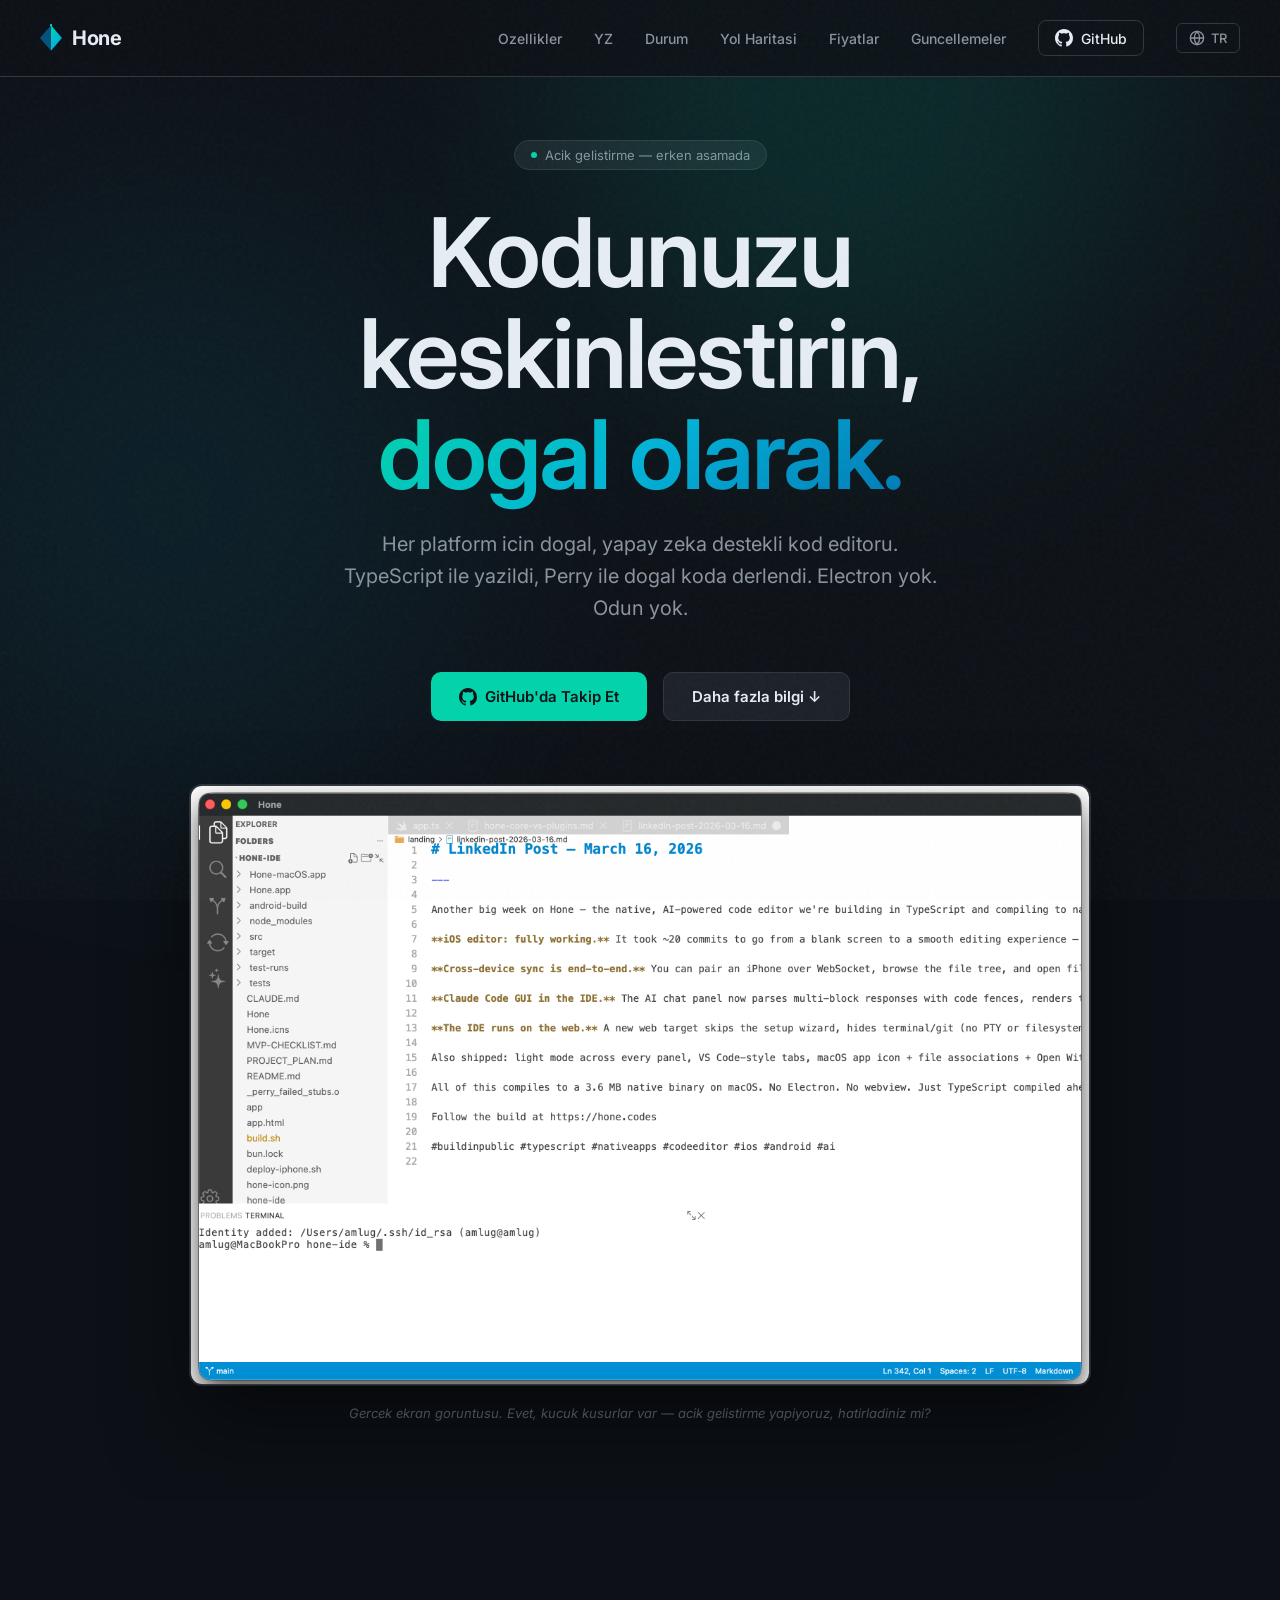
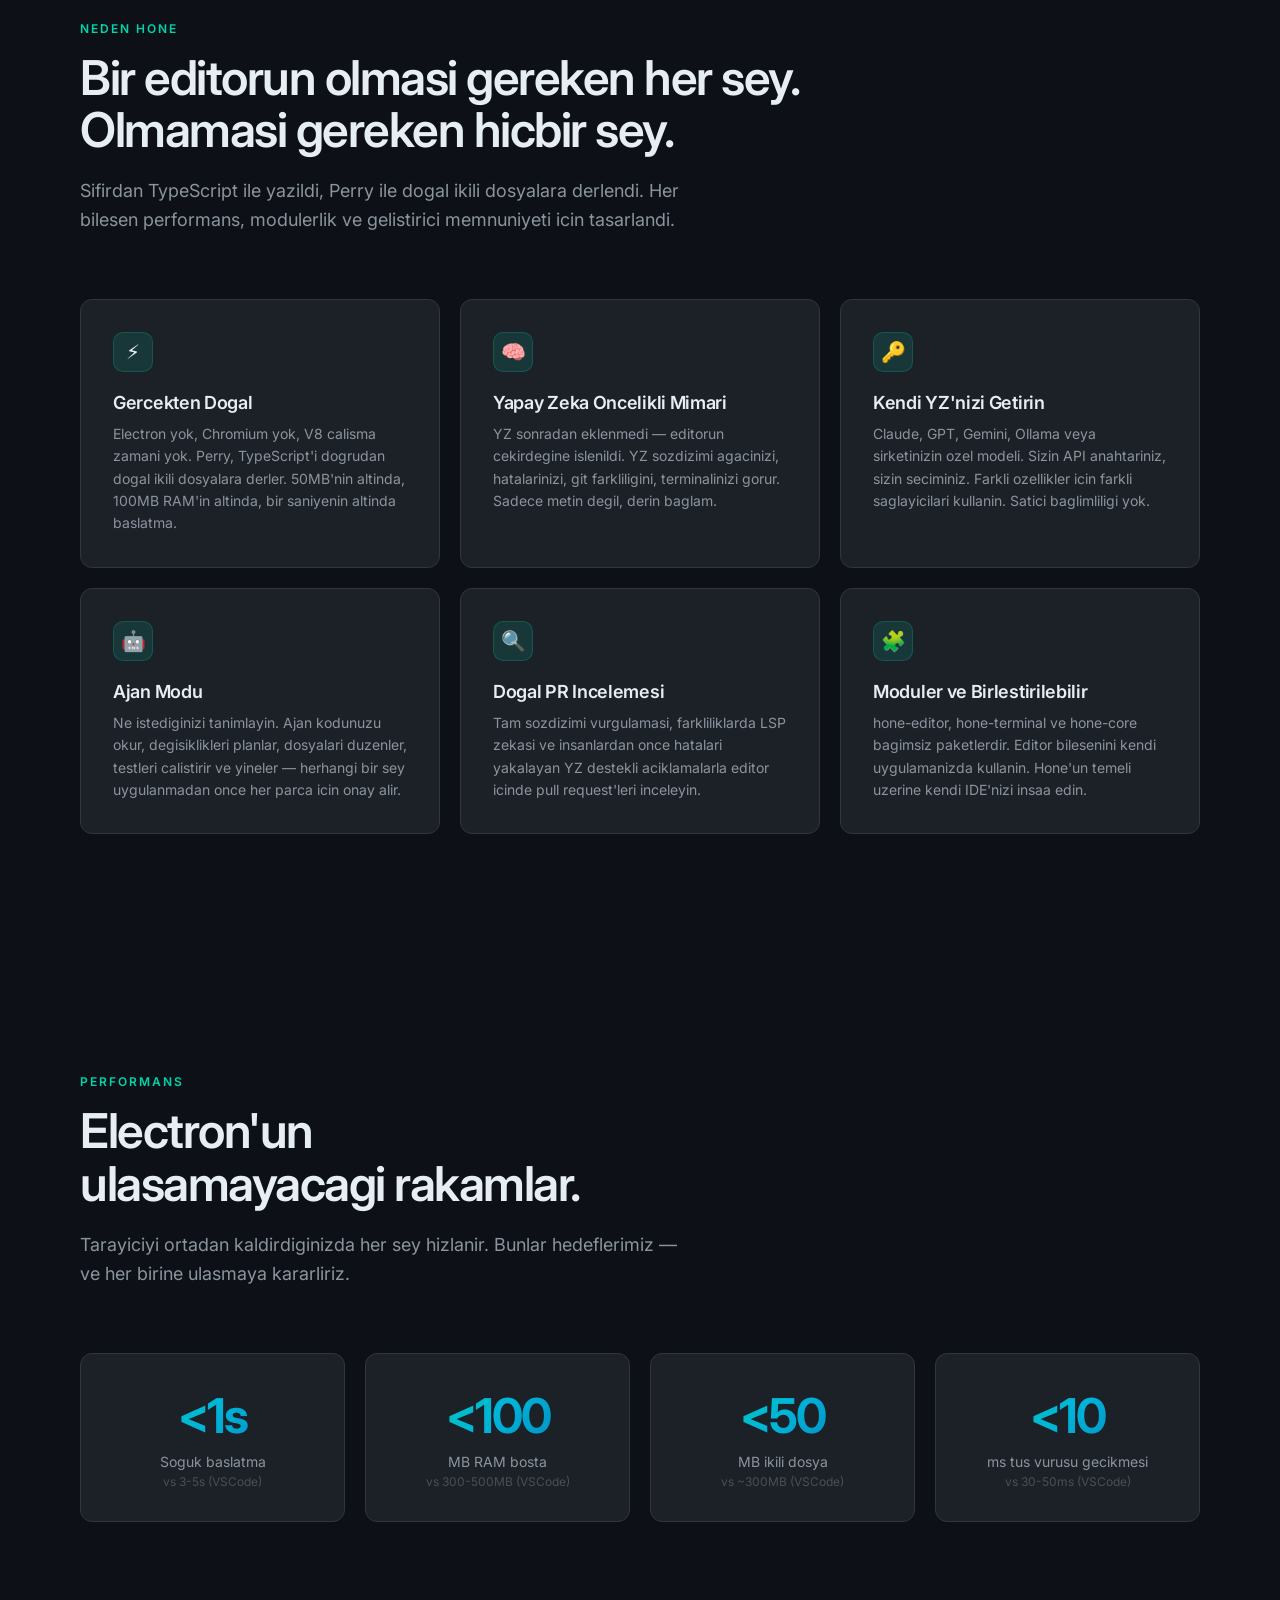
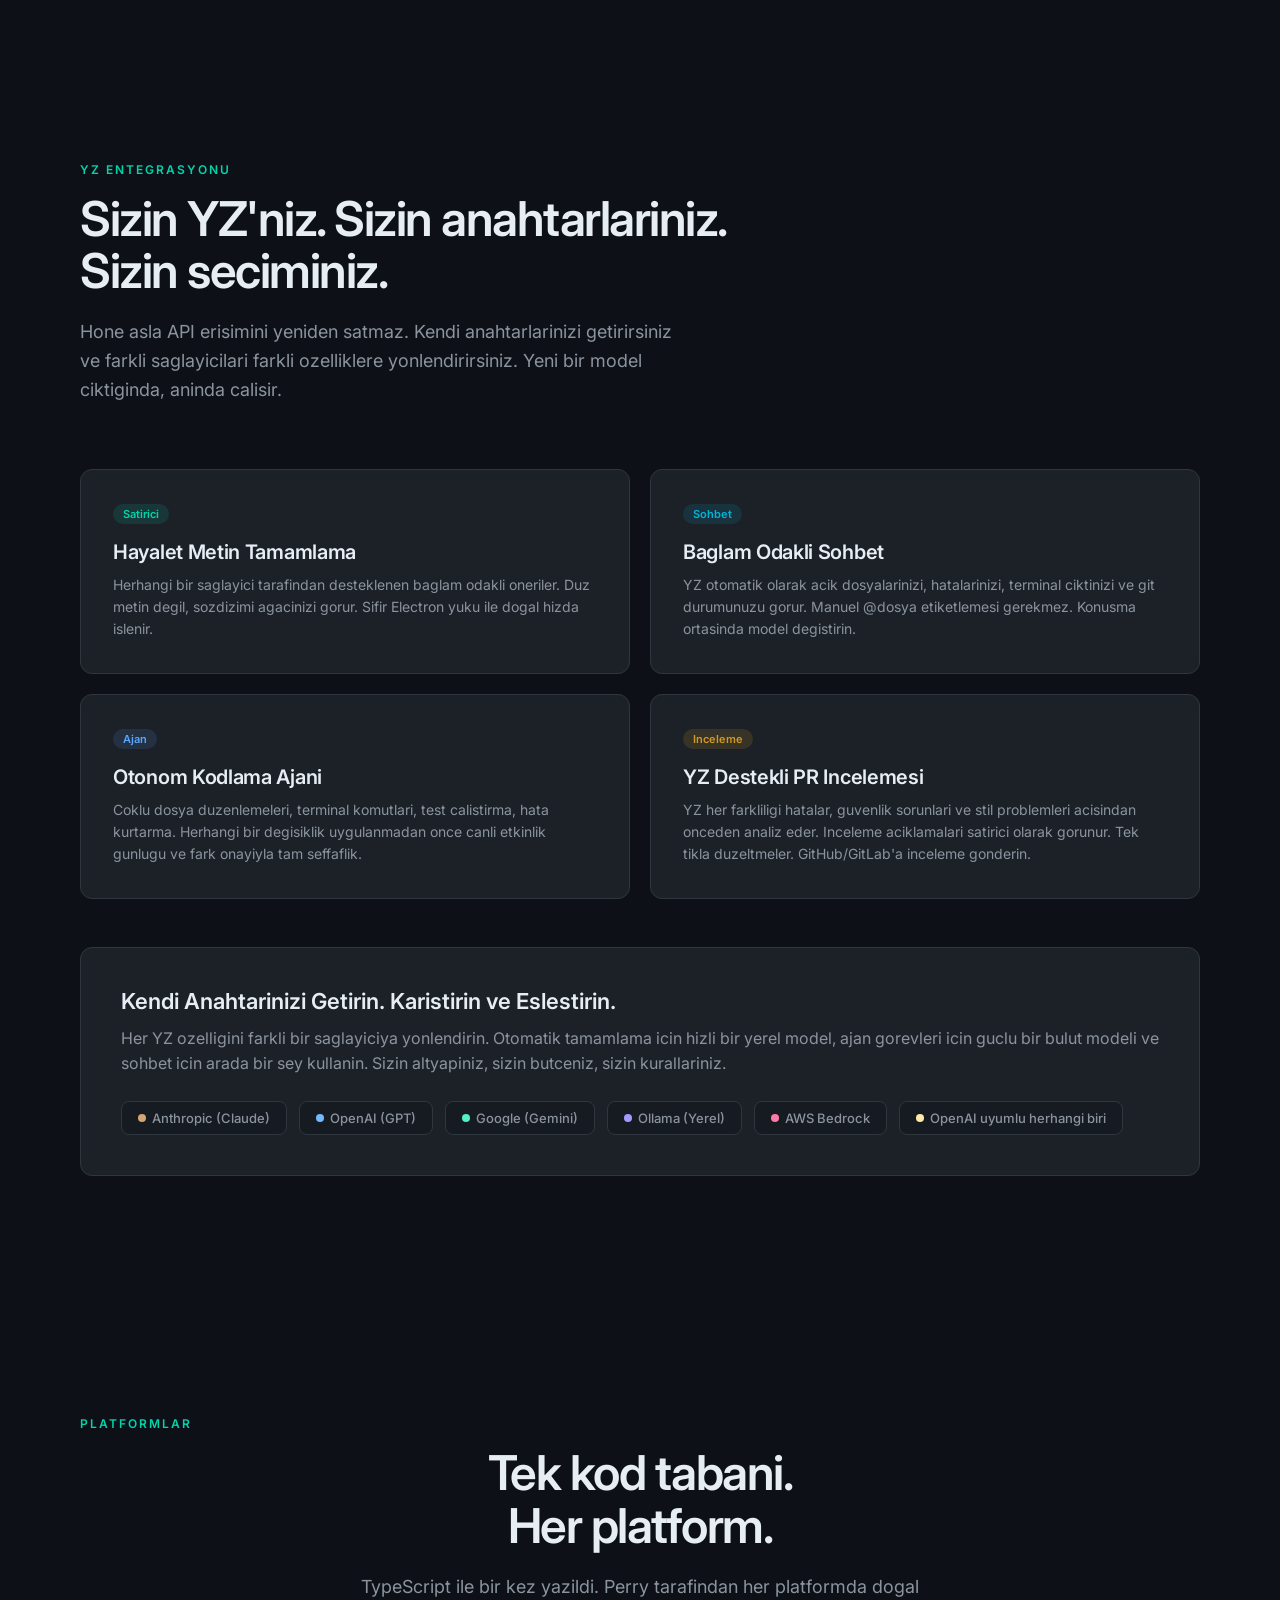
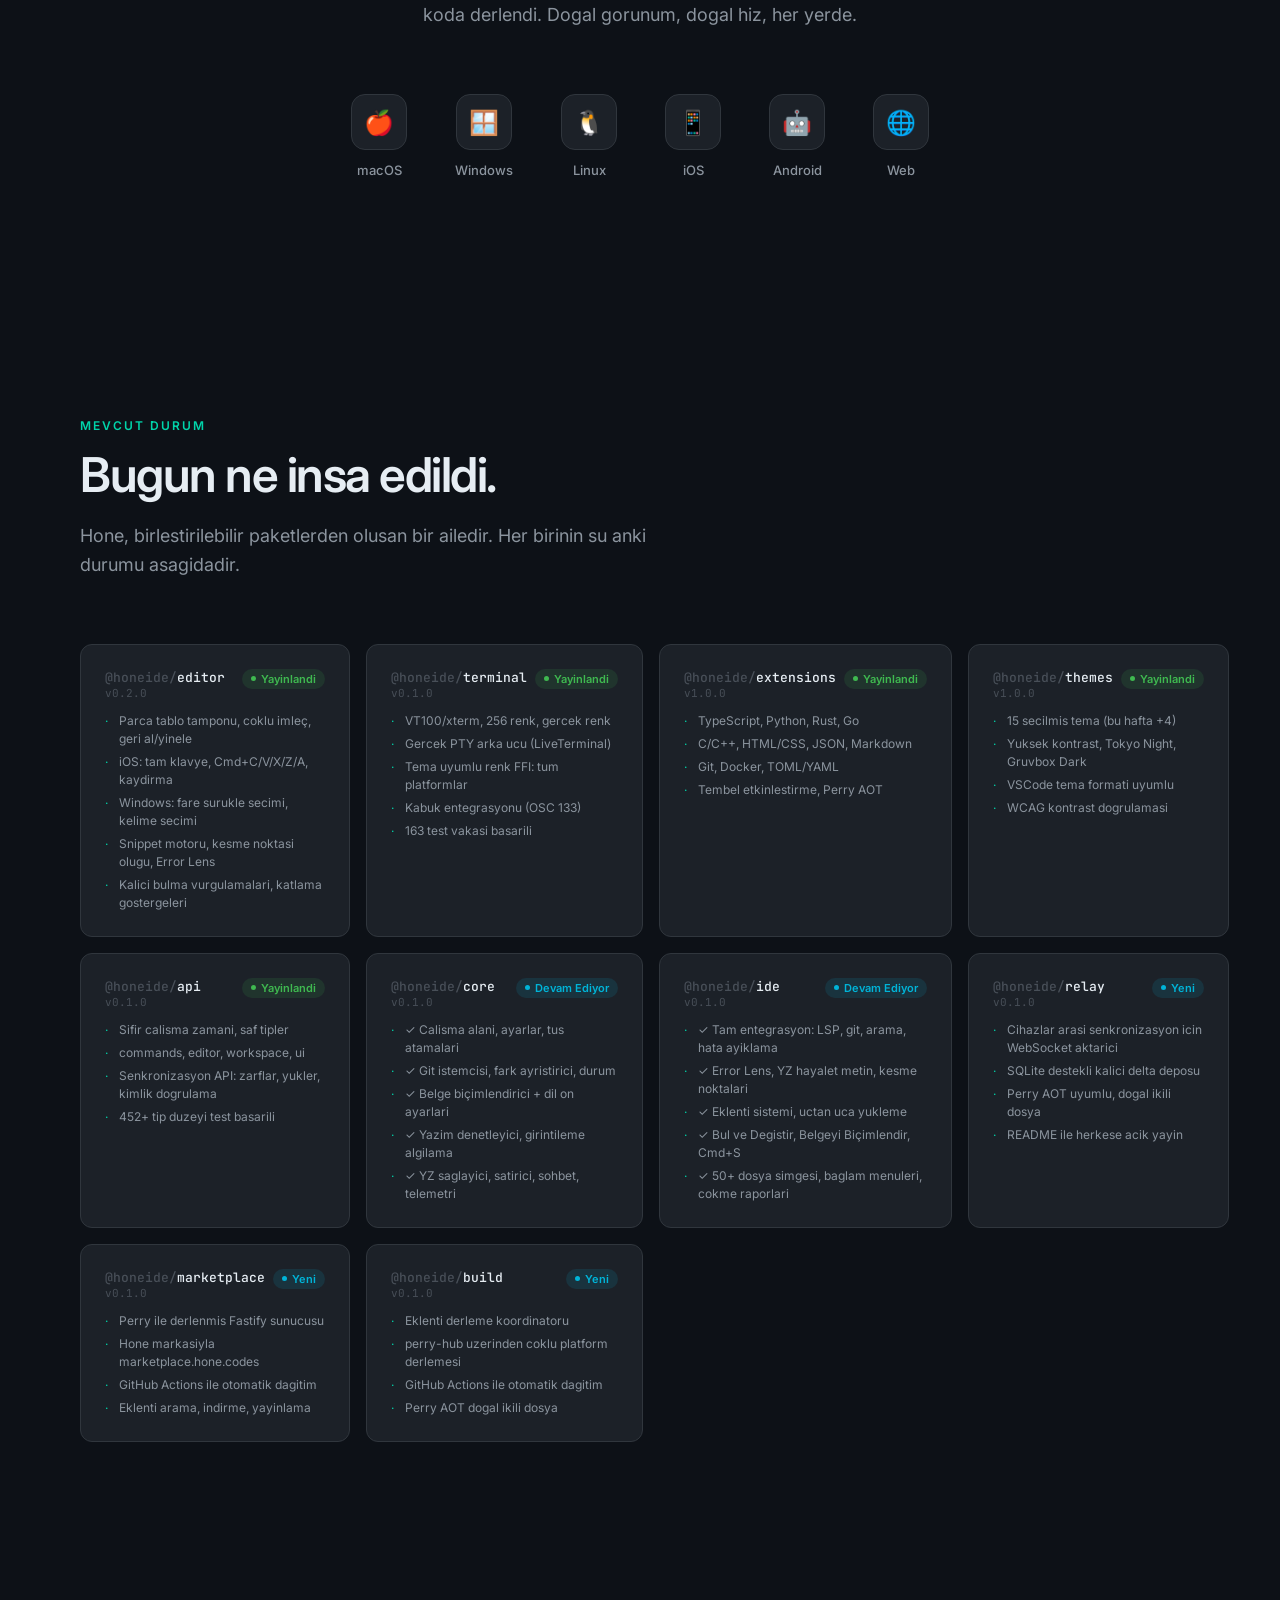
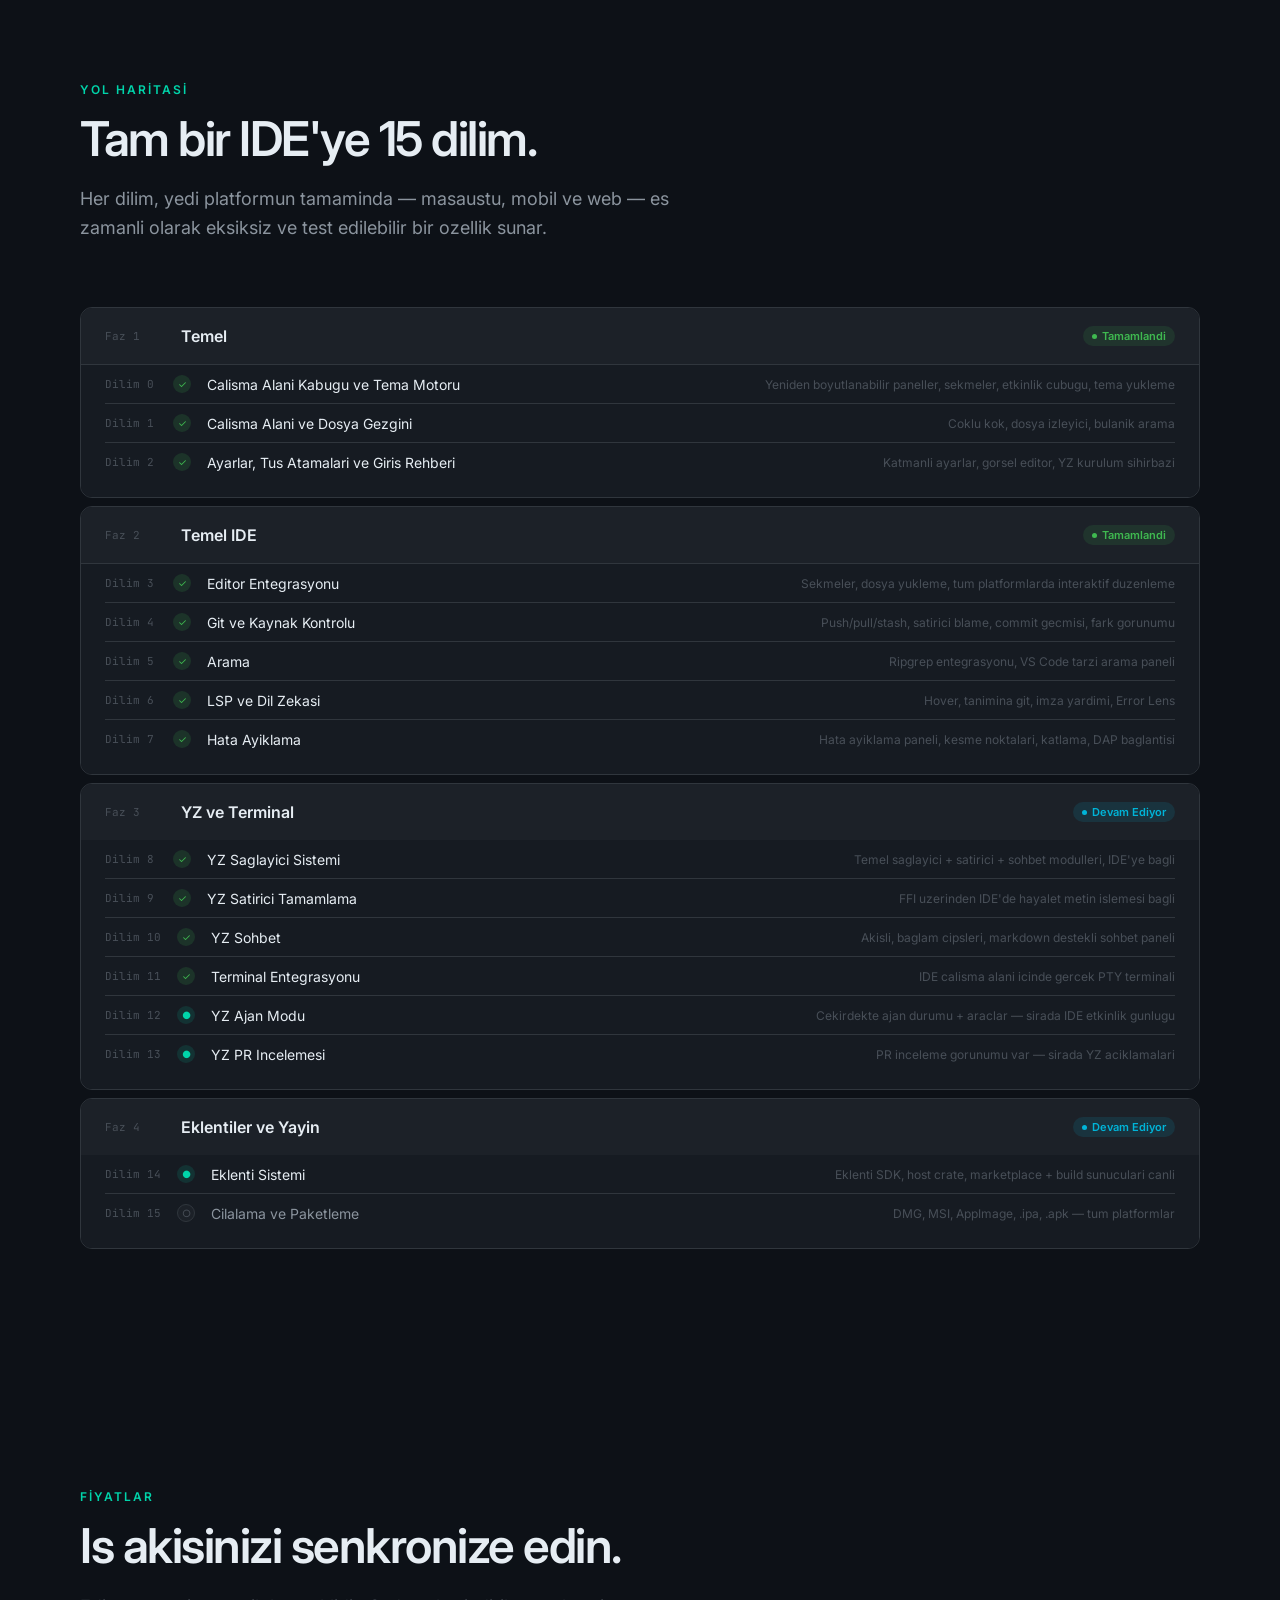
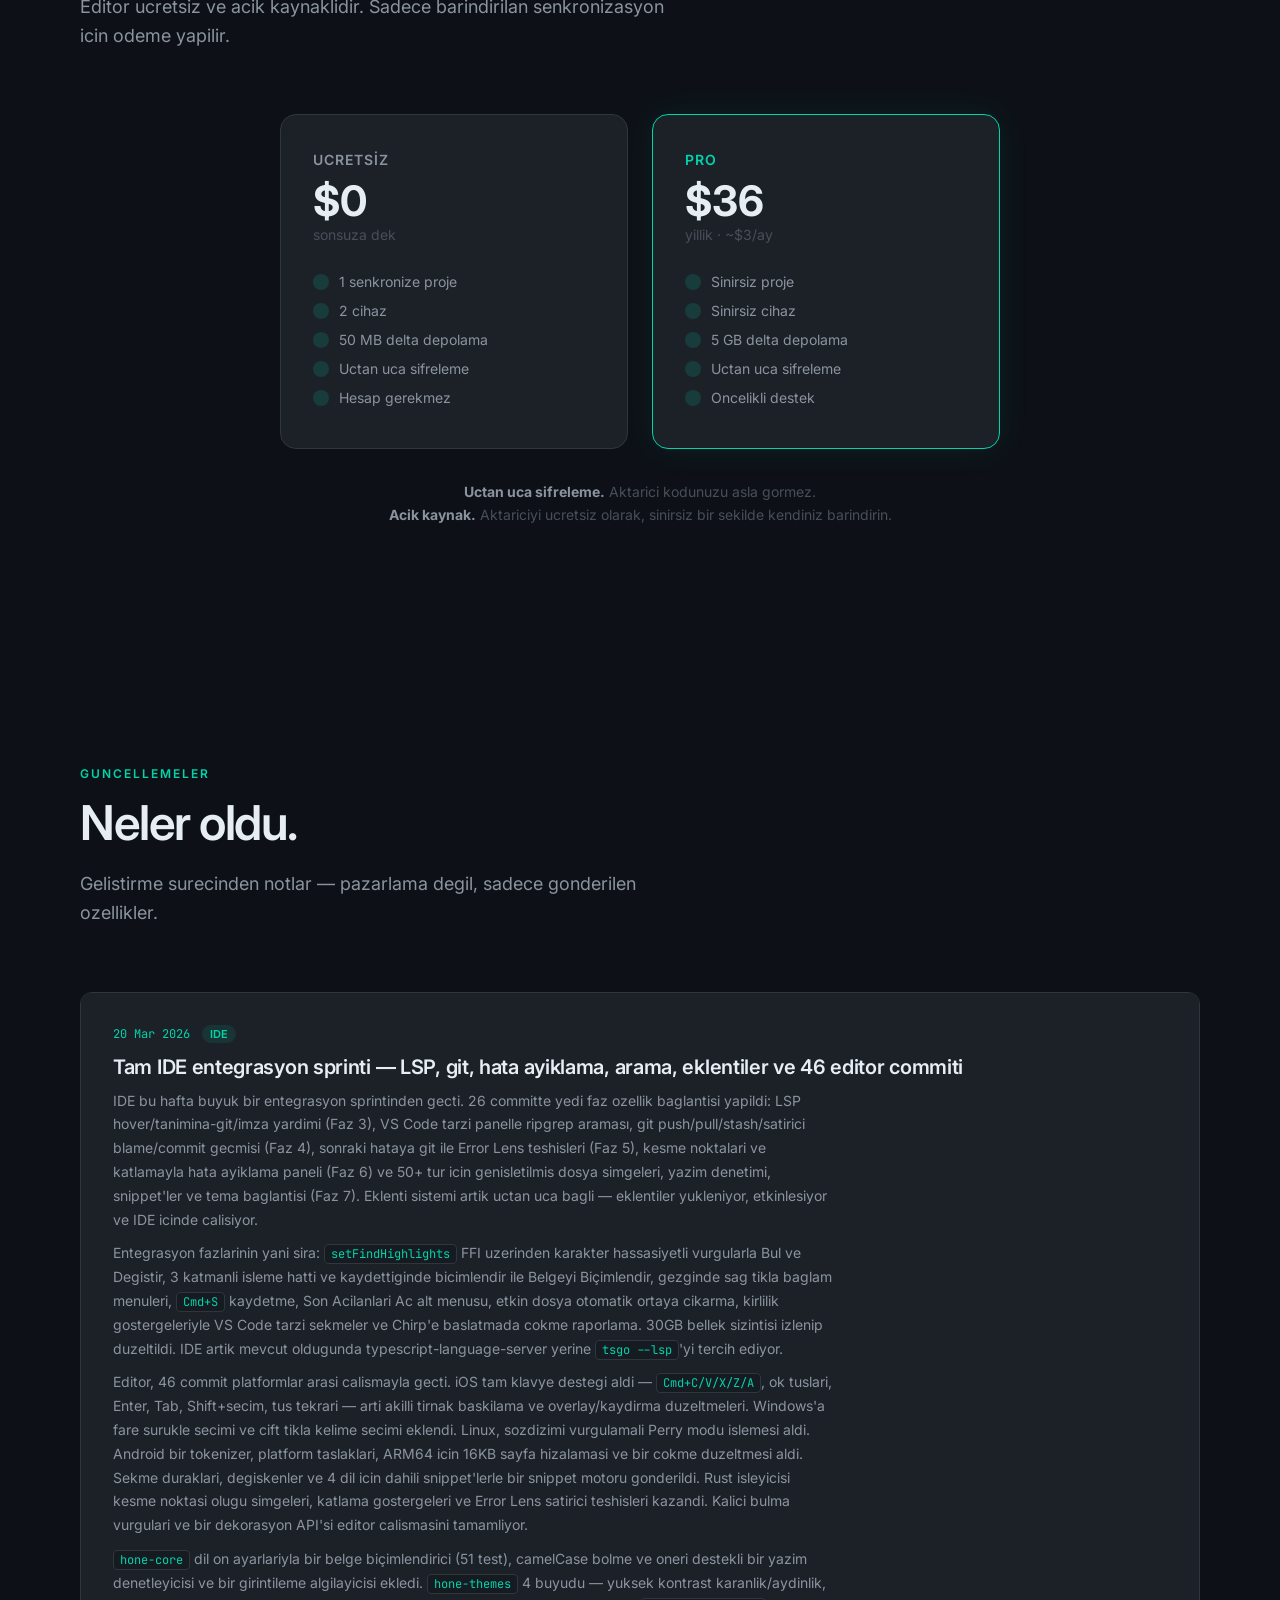
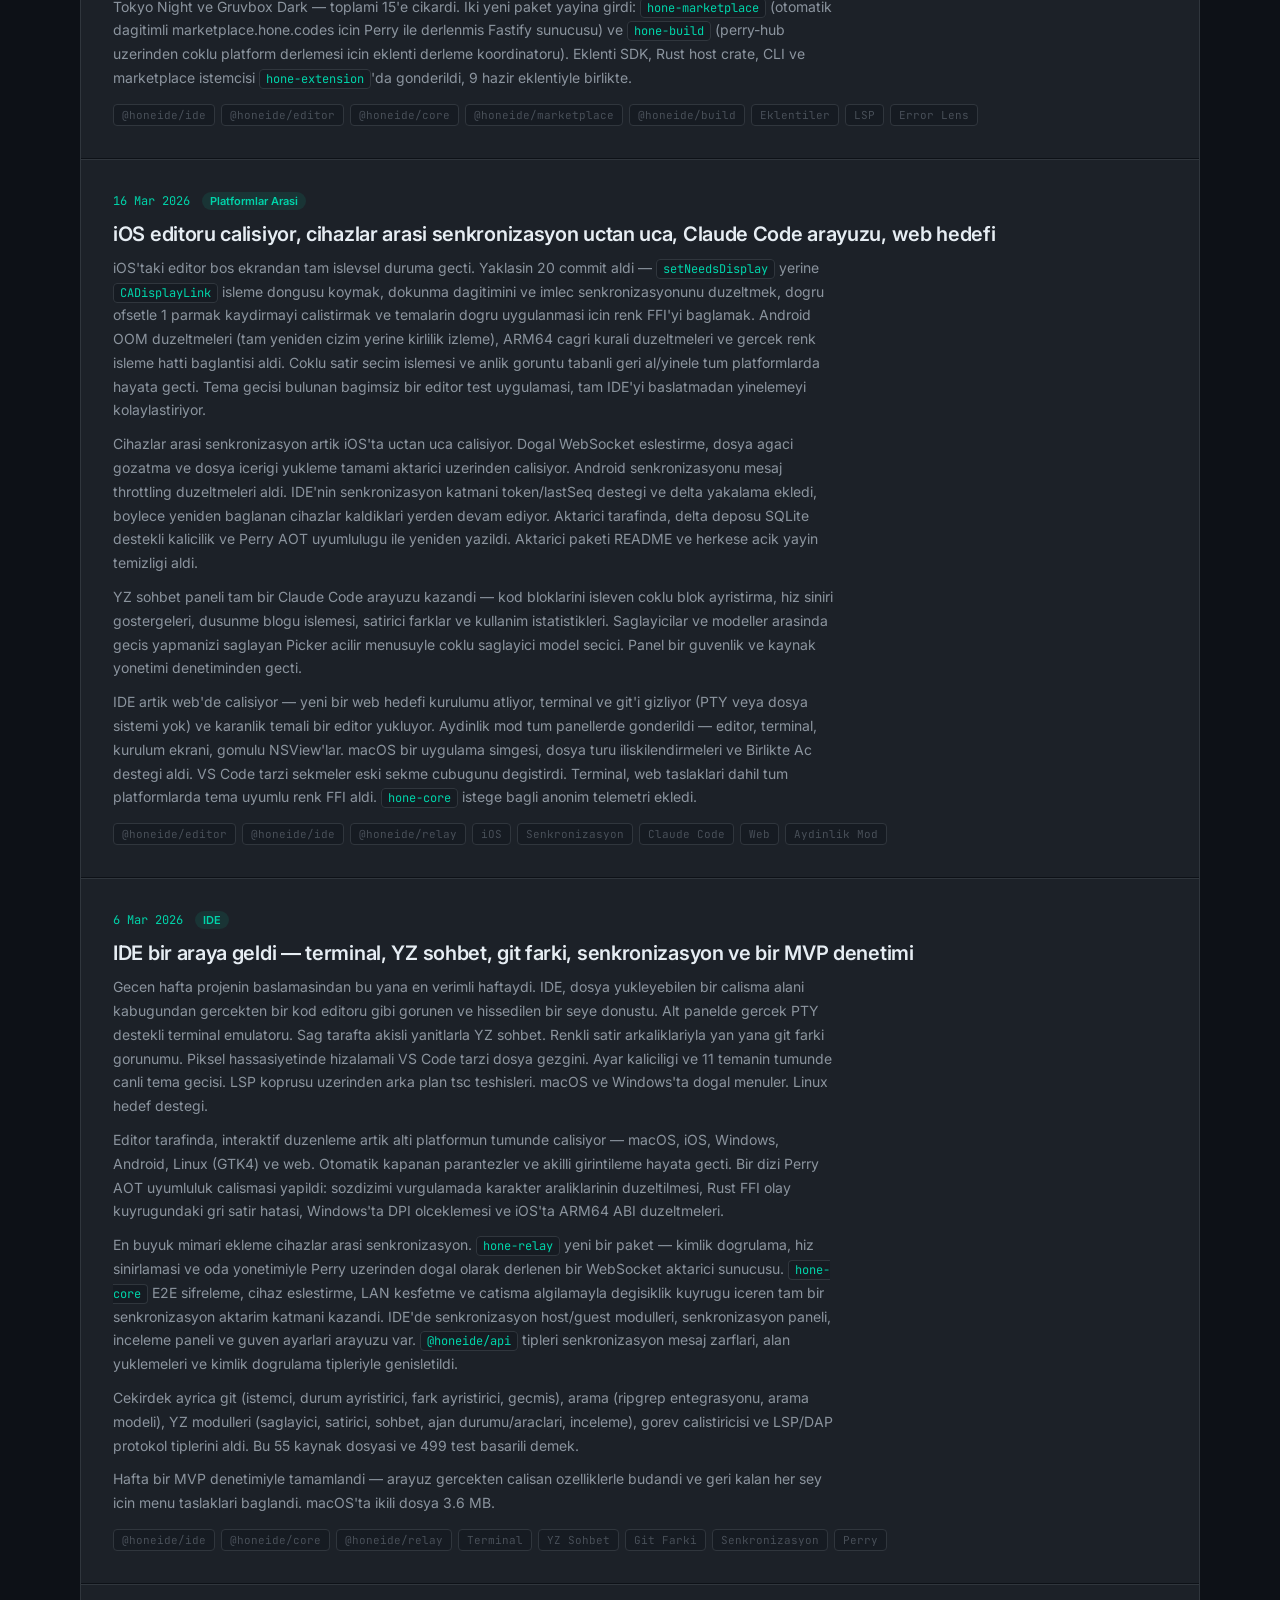
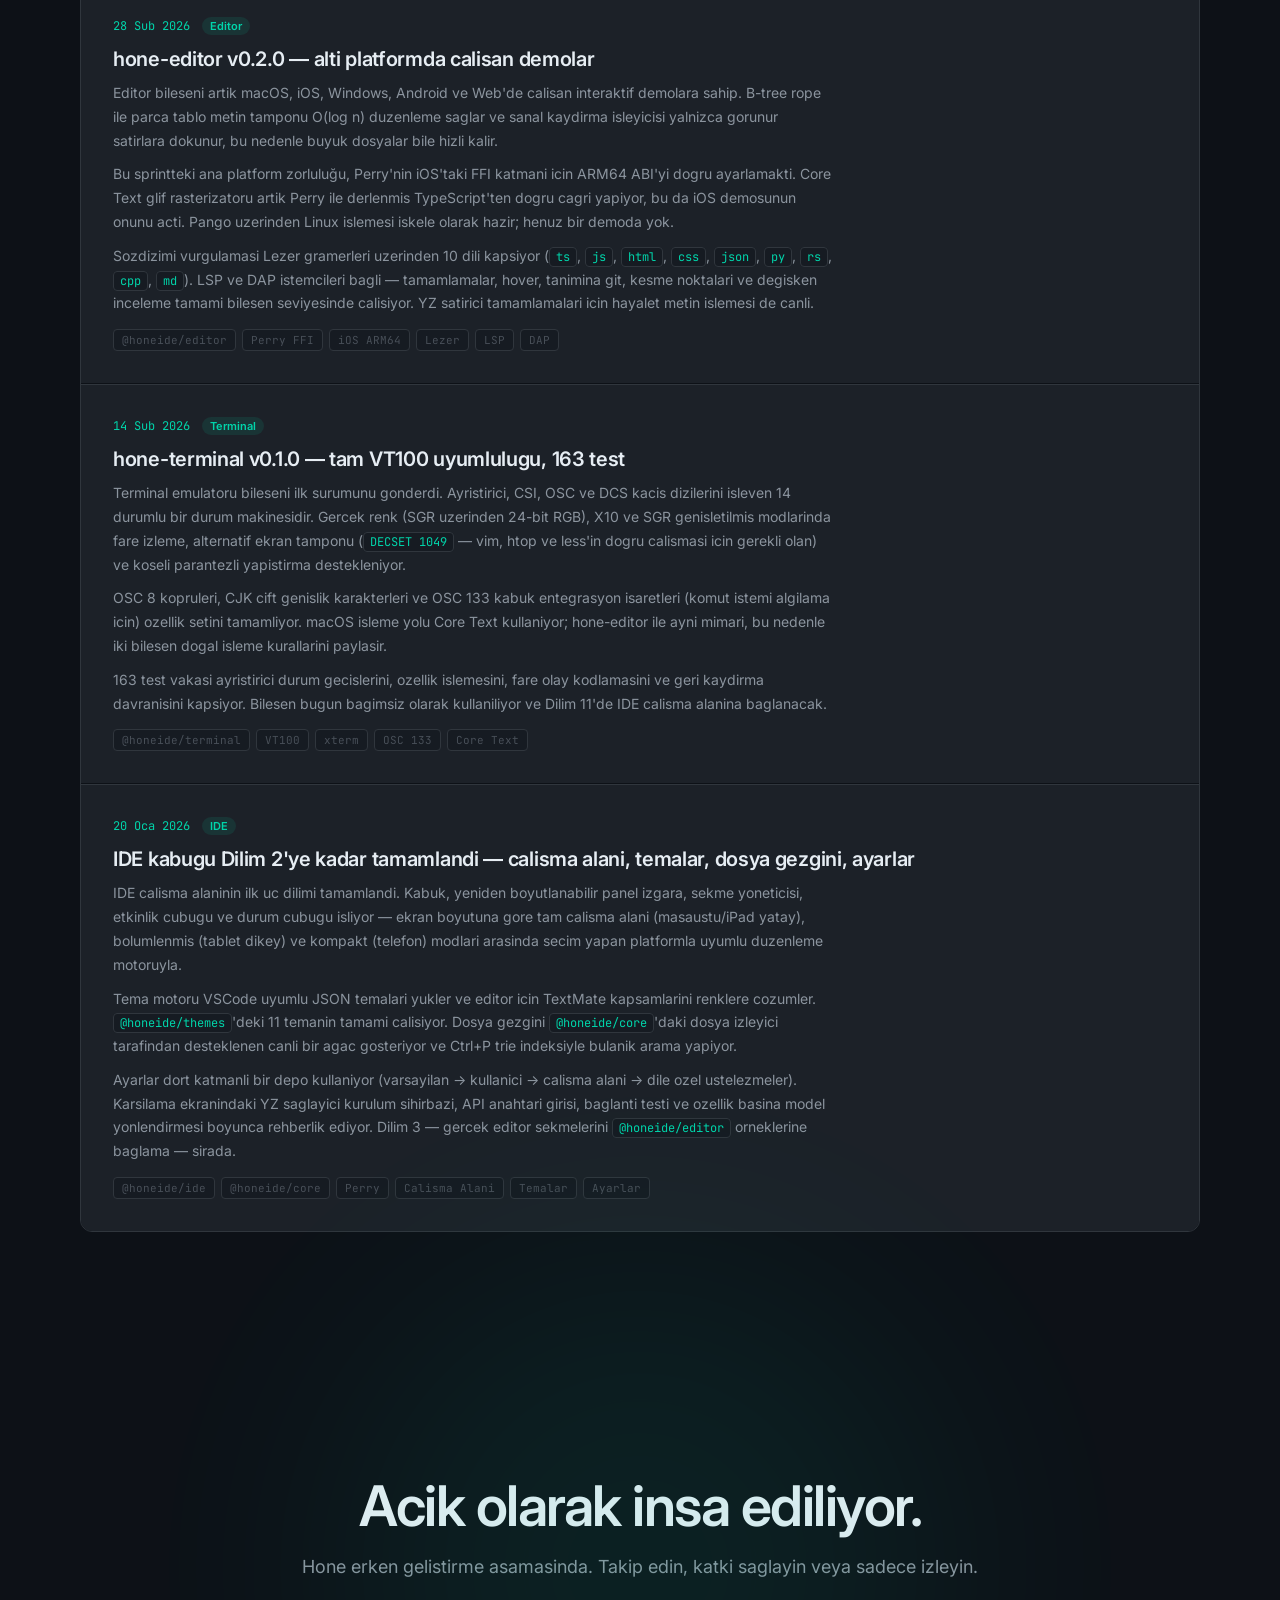
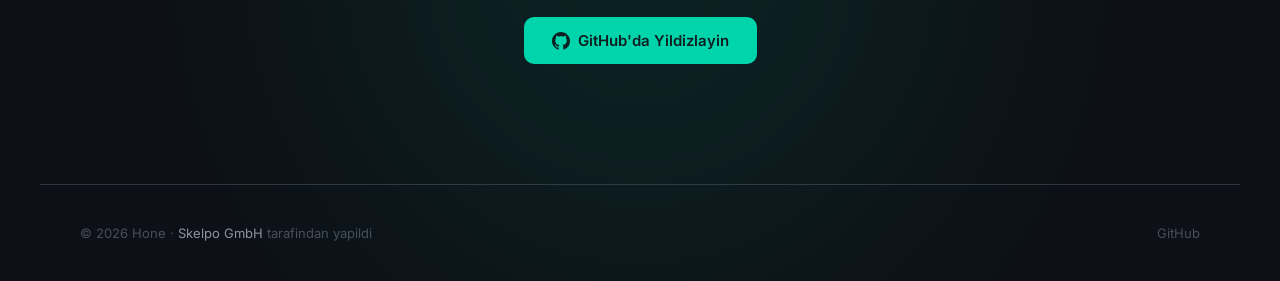
<file: tr/index.html>
<!DOCTYPE html>
<html lang="tr">
<head>
    <meta charset="UTF-8">
    <meta name="viewport" content="width=device-width, initial-scale=1.0">
    <title>Hone — Kodunuzu keskinlestirin, dogal olarak.</title>
    <meta name="description" content="Her platform icin dogal, yapay zeka destekli kod editoru. TypeScript ile yazildi, Perry ile dogal koda derlendi. Electron yok. Odun yok.">
    <link rel="canonical" href="https://hone.codes/tr/">
    <meta name="theme-color" content="#0D1117">
    <meta name="author" content="Skelpo GmbH">
    <meta name="robots" content="index, follow">

    <!-- Hreflang -->
    <link rel="alternate" hreflang="en" href="https://hone.codes/">
    <link rel="alternate" hreflang="de" href="https://hone.codes/de/">
    <link rel="alternate" hreflang="ja" href="https://hone.codes/ja/">
    <link rel="alternate" hreflang="zh-Hans" href="https://hone.codes/zh-Hans/">
    <link rel="alternate" hreflang="es" href="https://hone.codes/es/">
    <link rel="alternate" hreflang="fr" href="https://hone.codes/fr/">
    <link rel="alternate" hreflang="pt" href="https://hone.codes/pt/">
    <link rel="alternate" hreflang="ko" href="https://hone.codes/ko/">
    <link rel="alternate" hreflang="it" href="https://hone.codes/it/">
    <link rel="alternate" hreflang="tr" href="https://hone.codes/tr/">
    <link rel="alternate" hreflang="th" href="https://hone.codes/th/">
    <link rel="alternate" hreflang="id" href="https://hone.codes/id/">
    <link rel="alternate" hreflang="vi" href="https://hone.codes/vi/">
    <link rel="alternate" hreflang="x-default" href="https://hone.codes/">

    <!-- Favicon -->
    <link rel="icon" type="image/png" sizes="32x32" href="[data-uri]">

    <!-- Open Graph -->
    <meta property="og:type" content="website">
    <meta property="og:url" content="https://hone.codes/tr/">
    <meta property="og:title" content="Hone — Kodunuzu keskinlestirin, dogal olarak.">
    <meta property="og:description" content="Her platform icin dogal, yapay zeka destekli kod editoru. TypeScript ile yazildi, Perry ile dogal koda derlendi. Electron yok. Odun yok.">
    <meta property="og:image" content="https://hone.codes/og-image.png">
    <meta property="og:image:width" content="1200">
    <meta property="og:image:height" content="630">
    <meta property="og:image:alt" content="Hone — Dogal Kod Editoru">
    <meta property="og:site_name" content="Hone">

    <!-- Twitter Card -->
    <meta name="twitter:card" content="summary_large_image">
    <meta name="twitter:title" content="Hone — Kodunuzu keskinlestirin, dogal olarak.">
    <meta name="twitter:description" content="Her platform icin dogal, yapay zeka destekli kod editoru. TypeScript ile yazildi, Perry ile dogal koda derlendi. Electron yok. Odun yok.">
    <meta name="twitter:image" content="https://hone.codes/og-image.png">

    <!-- Structured Data -->
    <script type="application/ld+json">
    {
        "@context": "https://schema.org",
        "@type": "SoftwareApplication",
        "name": "Hone",
        "description": "Her platform icin dogal, yapay zeka destekli kod editoru. TypeScript ile yazildi, Perry ile dogal koda derlendi.",
        "url": "https://hone.codes/",
        "applicationCategory": "DeveloperApplication",
        "operatingSystem": "macOS, Windows, Linux, iOS, Android, Web",
        "offers": [
            {
                "@type": "Offer",
                "price": "0",
                "priceCurrency": "USD",
                "description": "Ucretsiz — 1 senkronize proje, 2 cihaz"
            },
            {
                "@type": "Offer",
                "price": "36",
                "priceCurrency": "USD",
                "description": "Pro — Sinirsiz proje, sinirsiz cihaz",
                "billingIncrement": "P1Y"
            }
        ],
        "author": {
            "@type": "Organization",
            "name": "Skelpo GmbH",
            "url": "https://skelpo.com"
        }
    }
    </script>

    <link rel="preconnect" href="https://fonts.googleapis.com">
    <link rel="preconnect" href="https://fonts.gstatic.com" crossorigin>
    <link href="https://fonts.googleapis.com/css2?family=Inter:wght@400;500;600;700&family=JetBrains+Mono:wght@400;500;700&display=swap" rel="stylesheet">
    <link rel="stylesheet" href="/style.css">
</head>
<body>

<nav>
    <a href="/tr/" class="nav-logo">
        <div class="nav-logo-icon">
            <svg width="22" height="28" viewBox="0 0 48 56" xmlns="http://www.w3.org/2000/svg">
                <defs>
                    <linearGradient id="nav-mark-grad" x1="0%" y1="0%" x2="100%" y2="100%">
                        <stop offset="0%" stop-color="#00D4AA"/>
                        <stop offset="60%" stop-color="#00B4D8"/>
                        <stop offset="100%" stop-color="#0077B6"/>
                    </linearGradient>
                    <linearGradient id="nav-edge-grad" x1="0%" y1="0%" x2="100%" y2="0%">
                        <stop offset="0%" stop-color="#00FFD0"/>
                        <stop offset="100%" stop-color="#00D4AA"/>
                    </linearGradient>
                    <filter id="nav-glow">
                        <feGaussianBlur stdDeviation="1.5" result="blur"/>
                        <feMerge><feMergeNode in="blur"/><feMergeNode in="SourceGraphic"/></feMerge>
                    </filter>
                </defs>
                <polygon points="24,0 0,28 24,56" fill="#0077B6" opacity="0.65"/>
                <polygon points="24,0 48,28 24,56" fill="url(#nav-mark-grad)"/>
                <line x1="24" y1="0" x2="24" y2="56" stroke="url(#nav-edge-grad)" stroke-width="1.5" filter="url(#nav-glow)" opacity="0.9"/>
                <circle cx="24" cy="0" r="2.5" fill="#00FFD0" opacity="0.85"/>
            </svg>
        </div>
        <span class="nav-logo-text">Hone</span>
    </a>
    <div class="nav-links">
        <a href="#features">Ozellikler</a>
        <a href="#ai">YZ</a>
        <a href="#status">Durum</a>
        <a href="#roadmap">Yol Haritasi</a>
        <a href="#pricing">Fiyatlar</a>
        <a href="#updates">Guncellemeler</a>
        <a href="https://github.com/HoneIDE" target="_blank" class="nav-github">
            <svg viewBox="0 0 16 16"><path d="M8 0C3.58 0 0 3.58 0 8c0 3.54 2.29 6.53 5.47 7.59.4.07.55-.17.55-.38 0-.19-.01-.82-.01-1.49-2.01.37-2.53-.49-2.69-.94-.09-.23-.48-.94-.82-1.13-.28-.15-.68-.52-.01-.53.63-.01 1.08.58 1.23.82.72 1.21 1.87.87 2.33.66.07-.52.28-.87.51-1.07-1.78-.2-3.64-.89-3.64-3.95 0-.87.31-1.59.82-2.15-.08-.2-.36-1.02.08-2.12 0 0 .67-.21 2.2.82.64-.18 1.32-.27 2-.27.68 0 1.36.09 2 .27 1.53-1.04 2.2-.82 2.2-.82.44 1.1.16 1.92.08 2.12.51.56.82 1.27.82 2.15 0 3.07-1.87 3.75-3.65 3.95.29.25.54.73.54 1.48 0 1.07-.01 1.93-.01 2.2 0 .21.15.46.55.38A8.013 8.013 0 0016 8c0-4.42-3.58-8-8-8z"/></svg>
            GitHub
        </a>
        <div class="lang-picker">
            <button class="lang-picker-btn">
                <svg viewBox="0 0 24 24" fill="none" stroke="currentColor" stroke-width="2"><circle cx="12" cy="12" r="10"/><path d="M2 12h20M12 2a15.3 15.3 0 0 1 4 10 15.3 15.3 0 0 1-4 10 15.3 15.3 0 0 1-4-10 15.3 15.3 0 0 1 4-10z"/></svg>
                TR
            </button>
            <div class="lang-dropdown">
                <a href="/">English</a>
                <a href="/de/">Deutsch</a>
                <a href="/ja/">日本語</a>
                <a href="/zh-Hans/">中文</a>
                <a href="/es/">Español</a>
                <a href="/fr/">Français</a>
                <a href="/pt/">Português</a>
                <a href="/ko/">한국어</a>
                <a href="/it/">Italiano</a>
                <a href="/tr/" class="active">Türkçe</a>
                <a href="/th/">ไทย</a>
                <a href="/id/">Indonesia</a>
                <a href="/vi/">Tiếng Việt</a>
            </div>
        </div>
    </div>
</nav>

<!-- ===== HERO ===== -->
<section class="hero">
    <div class="glow-orb green"></div>
    <div class="glow-orb blue"></div>

    <div class="hero-badge">
        <span class="dot"></span>
        Acik gelistirme — erken asamada
    </div>

    <h1>Kodunuzu keskinlestirin,<br><span class="highlight">dogal olarak.</span></h1>

    <p class="hero-sub">
        Her platform icin dogal, yapay zeka destekli kod editoru. TypeScript ile yazildi, Perry ile dogal koda derlendi. Electron yok. Odun yok.
    </p>

    <div class="hero-cta">
        <a href="https://github.com/HoneIDE" target="_blank" class="btn btn-primary">
            <svg width="18" height="18" viewBox="0 0 16 16" fill="currentColor"><path d="M8 0C3.58 0 0 3.58 0 8c0 3.54 2.29 6.53 5.47 7.59.4.07.55-.17.55-.38 0-.19-.01-.82-.01-1.49-2.01.37-2.53-.49-2.69-.94-.09-.23-.48-.94-.82-1.13-.28-.15-.68-.52-.01-.53.63-.01 1.08.58 1.23.82.72 1.21 1.87.87 2.33.66.07-.52.28-.87.51-1.07-1.78-.2-3.64-.89-3.64-3.95 0-.87.31-1.59.82-2.15-.08-.2-.36-1.02.08-2.12 0 0 .67-.21 2.2.82.64-.18 1.32-.27 2-.27.68 0 1.36.09 2 .27 1.53-1.04 2.2-.82 2.2-.82.44 1.1.16 1.92.08 2.12.51.56.82 1.27.82 2.15 0 3.07-1.87 3.75-3.65 3.95.29.25.54.73.54 1.48 0 1.07-.01 1.93-.01 2.2 0 .21.15.46.55.38A8.013 8.013 0 0016 8c0-4.42-3.58-8-8-8z"/></svg>
            GitHub'da Takip Et
        </a>
        <a href="#features" class="btn btn-secondary">
            Daha fazla bilgi ↓
        </a>
    </div>

    <!-- Real screenshot -->
    <div class="screenshot-wrapper">
        <img src="/screenshot.png" alt="Hone IDE macOS uzerinde calisiyor — dosya gezgini, sozdizimi vurgulamali editor, terminal ve sekmeler" class="hero-screenshot">
        <p class="screenshot-caption">Gercek ekran goruntusu. Evet, kucuk kusurlar var — acik gelistirme yapiyoruz, hatirladiniz mi?</p>
    </div>
</section>

<!-- ===== FEATURES ===== -->
<section class="section fade-in" id="features">
    <div class="section-label">Neden Hone</div>
    <h2 class="section-title">Bir editorun olmasi gereken her sey.<br>Olmamasi gereken hicbir sey.</h2>
    <p class="section-desc">
        Sifirdan TypeScript ile yazildi, Perry ile dogal ikili dosyalara derlendi. Her bilesen performans, modulerlik ve gelistirici memnuniyeti icin tasarlandi.
    </p>

    <div class="features-grid">
        <div class="feature-card">
            <div class="feature-icon">⚡</div>
            <h3>Gercekten Dogal</h3>
            <p>Electron yok, Chromium yok, V8 calisma zamani yok. Perry, TypeScript'i dogrudan dogal ikili dosyalara derler. 50MB'nin altinda, 100MB RAM'in altinda, bir saniyenin altinda baslatma.</p>
        </div>
        <div class="feature-card">
            <div class="feature-icon">🧠</div>
            <h3>Yapay Zeka Oncelikli Mimari</h3>
            <p>YZ sonradan eklenmedi — editorun cekirdegine islenildi. YZ sozdizimi agacinizi, hatalarinizi, git farkliligini, terminalinizi gorur. Sadece metin degil, derin baglam.</p>
        </div>
        <div class="feature-card">
            <div class="feature-icon">🔑</div>
            <h3>Kendi YZ'nizi Getirin</h3>
            <p>Claude, GPT, Gemini, Ollama veya sirketinizin ozel modeli. Sizin API anahtariniz, sizin seciminiz. Farkli ozellikler icin farkli saglayicilari kullanin. Satici baglimliligi yok.</p>
        </div>
        <div class="feature-card">
            <div class="feature-icon">🤖</div>
            <h3>Ajan Modu</h3>
            <p>Ne istediginizi tanimlayin. Ajan kodunuzu okur, degisiklikleri planlar, dosyalari duzenler, testleri calistirir ve yineler — herhangi bir sey uygulanmadan once her parca icin onay alir.</p>
        </div>
        <div class="feature-card">
            <div class="feature-icon">🔍</div>
            <h3>Dogal PR Incelemesi</h3>
            <p>Tam sozdizimi vurgulamasi, farkliliklarda LSP zekasi ve insanlardan once hatalari yakalayan YZ destekli aciklamalarla editor icinde pull request'leri inceleyin.</p>
        </div>
        <div class="feature-card">
            <div class="feature-icon">🧩</div>
            <h3>Moduler ve Birlestirilebilir</h3>
            <p>hone-editor, hone-terminal ve hone-core bagimsiz paketlerdir. Editor bilesenini kendi uygulamanizda kullanin. Hone'un temeli uzerine kendi IDE'nizi insaa edin.</p>
        </div>
    </div>
</section>

<!-- ===== PERFORMANCE ===== -->
<section class="section fade-in" id="performance">
    <div class="section-label">Performans</div>
    <h2 class="section-title">Electron'un<br>ulasamayacagi rakamlar.</h2>
    <p class="section-desc">
        Tarayiciyi ortadan kaldirdiginizda her sey hizlanir. Bunlar hedeflerimiz — ve her birine ulasmaya kararliriz.
    </p>

    <div class="perf-grid">
        <div class="perf-card">
            <div class="perf-value">&lt;1s</div>
            <div class="perf-label">Soguk baslatma</div>
            <div class="perf-compare">vs 3-5s (VSCode)</div>
        </div>
        <div class="perf-card">
            <div class="perf-value">&lt;100</div>
            <div class="perf-label">MB RAM bosta</div>
            <div class="perf-compare">vs 300-500MB (VSCode)</div>
        </div>
        <div class="perf-card">
            <div class="perf-value">&lt;50</div>
            <div class="perf-label">MB ikili dosya</div>
            <div class="perf-compare">vs ~300MB (VSCode)</div>
        </div>
        <div class="perf-card">
            <div class="perf-value">&lt;10</div>
            <div class="perf-label">ms tus vurusu gecikmesi</div>
            <div class="perf-compare">vs 30-50ms (VSCode)</div>
        </div>
    </div>
</section>

<!-- ===== AI ===== -->
<section class="section fade-in" id="ai">
    <div class="section-label">YZ Entegrasyonu</div>
    <h2 class="section-title">Sizin YZ'niz. Sizin anahtarlariniz.<br>Sizin seciminiz.</h2>
    <p class="section-desc">
        Hone asla API erisimini yeniden satmaz. Kendi anahtarlarinizi getirirsiniz ve farkli saglayicilari farkli ozelliklere yonlendirirsiniz. Yeni bir model ciktiginda, aninda calisir.
    </p>

    <div class="ai-features">
        <div class="ai-feature-card">
            <span class="tag tag-green">Satirici</span>
            <h3>Hayalet Metin Tamamlama</h3>
            <p>Herhangi bir saglayici tarafindan desteklenen baglam odakli oneriler. Duz metin degil, sozdizimi agacinizi gorur. Sifir Electron yuku ile dogal hizda islenir.</p>
        </div>
        <div class="ai-feature-card">
            <span class="tag tag-blue">Sohbet</span>
            <h3>Baglam Odakli Sohbet</h3>
            <p>YZ otomatik olarak acik dosyalarinizi, hatalarinizi, terminal ciktinizi ve git durumunuzu gorur. Manuel @dosya etiketlemesi gerekmez. Konusma ortasinda model degistirin.</p>
        </div>
        <div class="ai-feature-card">
            <span class="tag tag-purple">Ajan</span>
            <h3>Otonom Kodlama Ajani</h3>
            <p>Coklu dosya duzenlemeleri, terminal komutlari, test calistirma, hata kurtarma. Herhangi bir degisiklik uygulanmadan once canli etkinlik gunlugu ve fark onayiyla tam seffaflik.</p>
        </div>
        <div class="ai-feature-card">
            <span class="tag tag-yellow">Inceleme</span>
            <h3>YZ Destekli PR Incelemesi</h3>
            <p>YZ her farkliligi hatalar, guvenlik sorunlari ve stil problemleri acisindan onceden analiz eder. Inceleme aciklamalari satirici olarak gorunur. Tek tikla duzeltmeler. GitHub/GitLab'a inceleme gonderin.</p>
        </div>
    </div>

    <div class="byok-block">
        <h3>Kendi Anahtarinizi Getirin. Karistirin ve Eslestirin.</h3>
        <p>Her YZ ozelligini farkli bir saglayiciya yonlendirin. Otomatik tamamlama icin hizli bir yerel model, ajan gorevleri icin guclu bir bulut modeli ve sohbet icin arada bir sey kullanin. Sizin altyapiniz, sizin butceniz, sizin kurallariniz.</p>
        <div class="provider-logos">
            <div class="provider-pill"><span class="provider-dot" style="background:#d4a574"></span> Anthropic (Claude)</div>
            <div class="provider-pill"><span class="provider-dot" style="background:#74b9ff"></span> OpenAI (GPT)</div>
            <div class="provider-pill"><span class="provider-dot" style="background:#55efc4"></span> Google (Gemini)</div>
            <div class="provider-pill"><span class="provider-dot" style="background:#a29bfe"></span> Ollama (Yerel)</div>
            <div class="provider-pill"><span class="provider-dot" style="background:#fd79a8"></span> AWS Bedrock</div>
            <div class="provider-pill"><span class="provider-dot" style="background:#ffeaa7"></span> OpenAI uyumlu herhangi biri</div>
        </div>
    </div>
</section>

<!-- ===== PLATFORMS ===== -->
<section class="section fade-in" id="platforms">
    <div class="section-label">Platformlar</div>
    <h2 class="section-title" style="text-align:center;">Tek kod tabani.<br>Her platform.</h2>
    <p class="section-desc" style="text-align:center; margin-left:auto; margin-right:auto;">
        TypeScript ile bir kez yazildi. Perry tarafindan her platformda dogal koda derlendi. Dogal gorunum, dogal hiz, her yerde.
    </p>

    <div class="platforms-row">
        <div class="platform-item">
            <div class="platform-icon">🍎</div>
            <span class="platform-label">macOS</span>
        </div>
        <div class="platform-item">
            <div class="platform-icon">🪟</div>
            <span class="platform-label">Windows</span>
        </div>
        <div class="platform-item">
            <div class="platform-icon">🐧</div>
            <span class="platform-label">Linux</span>
        </div>
        <div class="platform-item">
            <div class="platform-icon">📱</div>
            <span class="platform-label">iOS</span>
        </div>
        <div class="platform-item">
            <div class="platform-icon">🤖</div>
            <span class="platform-label">Android</span>
        </div>
        <div class="platform-item">
            <div class="platform-icon">🌐</div>
            <span class="platform-label">Web</span>
        </div>
    </div>
</section>

<!-- ===== STATUS ===== -->
<section class="section fade-in" id="status">
    <div class="section-label">Mevcut Durum</div>
    <h2 class="section-title">Bugun ne insa edildi.</h2>
    <p class="section-desc">
        Hone, birlestirilebilir paketlerden olusan bir ailedir. Her birinin su anki durumu asagidadir.
    </p>

    <div class="status-grid">
        <div class="status-card">
            <div class="status-card-header">
                <div>
                    <div class="pkg-name"><span class="pkg-scope">@honeide/</span>editor</div>
                    <div class="version-tag">v0.2.0</div>
                </div>
                <span class="status-badge badge-done"><span class="badge-dot"></span>Yayinlandi</span>
            </div>
            <ul class="status-card-bullets">
                <li>Parca tablo tamponu, coklu imleç, geri al/yinele</li>
                <li>iOS: tam klavye, Cmd+C/V/X/Z/A, kaydirma</li>
                <li>Windows: fare surukle secimi, kelime secimi</li>
                <li>Snippet motoru, kesme noktasi olugu, Error Lens</li>
                <li>Kalici bulma vurgulamalari, katlama gostergeleri</li>
            </ul>
        </div>

        <div class="status-card">
            <div class="status-card-header">
                <div>
                    <div class="pkg-name"><span class="pkg-scope">@honeide/</span>terminal</div>
                    <div class="version-tag">v0.1.0</div>
                </div>
                <span class="status-badge badge-done"><span class="badge-dot"></span>Yayinlandi</span>
            </div>
            <ul class="status-card-bullets">
                <li>VT100/xterm, 256 renk, gercek renk</li>
                <li>Gercek PTY arka ucu (LiveTerminal)</li>
                <li>Tema uyumlu renk FFI: tum platformlar</li>
                <li>Kabuk entegrasyonu (OSC 133)</li>
                <li>163 test vakasi basarili</li>
            </ul>
        </div>

        <div class="status-card">
            <div class="status-card-header">
                <div>
                    <div class="pkg-name"><span class="pkg-scope">@honeide/</span>extensions</div>
                    <div class="version-tag">v1.0.0</div>
                </div>
                <span class="status-badge badge-done"><span class="badge-dot"></span>Yayinlandi</span>
            </div>
            <ul class="status-card-bullets">
                <li>TypeScript, Python, Rust, Go</li>
                <li>C/C++, HTML/CSS, JSON, Markdown</li>
                <li>Git, Docker, TOML/YAML</li>
                <li>Tembel etkinlestirme, Perry AOT</li>
            </ul>
        </div>

        <div class="status-card">
            <div class="status-card-header">
                <div>
                    <div class="pkg-name"><span class="pkg-scope">@honeide/</span>themes</div>
                    <div class="version-tag">v1.0.0</div>
                </div>
                <span class="status-badge badge-done"><span class="badge-dot"></span>Yayinlandi</span>
            </div>
            <ul class="status-card-bullets">
                <li>15 secilmis tema (bu hafta +4)</li>
                <li>Yuksek kontrast, Tokyo Night, Gruvbox Dark</li>
                <li>VSCode tema formati uyumlu</li>
                <li>WCAG kontrast dogrulamasi</li>
            </ul>
        </div>

        <div class="status-card">
            <div class="status-card-header">
                <div>
                    <div class="pkg-name"><span class="pkg-scope">@honeide/</span>api</div>
                    <div class="version-tag">v0.1.0</div>
                </div>
                <span class="status-badge badge-done"><span class="badge-dot"></span>Yayinlandi</span>
            </div>
            <ul class="status-card-bullets">
                <li>Sifir calisma zamani, saf tipler</li>
                <li>commands, editor, workspace, ui</li>
                <li>Senkronizasyon API: zarflar, yukler, kimlik dogrulama</li>
                <li>452+ tip duzeyi test basarili</li>
            </ul>
        </div>

        <div class="status-card">
            <div class="status-card-header">
                <div>
                    <div class="pkg-name"><span class="pkg-scope">@honeide/</span>core</div>
                    <div class="version-tag">v0.1.0</div>
                </div>
                <span class="status-badge badge-active"><span class="badge-dot"></span>Devam Ediyor</span>
            </div>
            <ul class="status-card-bullets">
                <li>✓ Calisma alani, ayarlar, tus atamalari</li>
                <li>✓ Git istemcisi, fark ayristirici, durum</li>
                <li>✓ Belge biçimlendirici + dil on ayarlari</li>
                <li>✓ Yazim denetleyici, girintileme algilama</li>
                <li>✓ YZ saglayici, satirici, sohbet, telemetri</li>
            </ul>
        </div>

        <div class="status-card">
            <div class="status-card-header">
                <div>
                    <div class="pkg-name"><span class="pkg-scope">@honeide/</span>ide</div>
                    <div class="version-tag">v0.1.0</div>
                </div>
                <span class="status-badge badge-active"><span class="badge-dot"></span>Devam Ediyor</span>
            </div>
            <ul class="status-card-bullets">
                <li>✓ Tam entegrasyon: LSP, git, arama, hata ayiklama</li>
                <li>✓ Error Lens, YZ hayalet metin, kesme noktalari</li>
                <li>✓ Eklenti sistemi, uctan uca yukleme</li>
                <li>✓ Bul ve Degistir, Belgeyi Biçimlendir, Cmd+S</li>
                <li>✓ 50+ dosya simgesi, baglam menuleri, cokme raporlari</li>
            </ul>
        </div>

        <div class="status-card">
            <div class="status-card-header">
                <div>
                    <div class="pkg-name"><span class="pkg-scope">@honeide/</span>relay</div>
                    <div class="version-tag">v0.1.0</div>
                </div>
                <span class="status-badge badge-active"><span class="badge-dot"></span>Yeni</span>
            </div>
            <ul class="status-card-bullets">
                <li>Cihazlar arasi senkronizasyon icin WebSocket aktarici</li>
                <li>SQLite destekli kalici delta deposu</li>
                <li>Perry AOT uyumlu, dogal ikili dosya</li>
                <li>README ile herkese acik yayin</li>
            </ul>
        </div>

        <div class="status-card">
            <div class="status-card-header">
                <div>
                    <div class="pkg-name"><span class="pkg-scope">@honeide/</span>marketplace</div>
                    <div class="version-tag">v0.1.0</div>
                </div>
                <span class="status-badge badge-active"><span class="badge-dot"></span>Yeni</span>
            </div>
            <ul class="status-card-bullets">
                <li>Perry ile derlenmis Fastify sunucusu</li>
                <li>Hone markasiyla marketplace.hone.codes</li>
                <li>GitHub Actions ile otomatik dagitim</li>
                <li>Eklenti arama, indirme, yayinlama</li>
            </ul>
        </div>

        <div class="status-card">
            <div class="status-card-header">
                <div>
                    <div class="pkg-name"><span class="pkg-scope">@honeide/</span>build</div>
                    <div class="version-tag">v0.1.0</div>
                </div>
                <span class="status-badge badge-active"><span class="badge-dot"></span>Yeni</span>
            </div>
            <ul class="status-card-bullets">
                <li>Eklenti derleme koordinatoru</li>
                <li>perry-hub uzerinden coklu platform derlemesi</li>
                <li>GitHub Actions ile otomatik dagitim</li>
                <li>Perry AOT dogal ikili dosya</li>
            </ul>
        </div>
    </div>
</section>

<!-- ===== ROADMAP ===== -->
<section class="section fade-in" id="roadmap">
    <div class="section-label">Yol Haritasi</div>
    <h2 class="section-title">Tam bir IDE'ye 15 dilim.</h2>
    <p class="section-desc">
        Her dilim, yedi platformun tamaminda — masaustu, mobil ve web — es zamanli olarak eksiksiz ve test edilebilir bir ozellik sunar.
    </p>

    <div class="roadmap-phases">

        <div class="phase-block done">
            <div class="phase-header">
                <span class="phase-number">Faz 1</span>
                <span class="phase-title">Temel</span>
                <span class="status-badge badge-done"><span class="badge-dot"></span>Tamamlandi</span>
            </div>
            <div class="phase-slices">
                <div class="slice-row">
                    <span class="slice-num">Dilim 0</span>
                    <span class="slice-check done">✓</span>
                    <span class="slice-name">Calisma Alani Kabugu ve Tema Motoru</span>
                    <span class="slice-detail">Yeniden boyutlanabilir paneller, sekmeler, etkinlik cubugu, tema yukleme</span>
                </div>
                <div class="slice-row">
                    <span class="slice-num">Dilim 1</span>
                    <span class="slice-check done">✓</span>
                    <span class="slice-name">Calisma Alani ve Dosya Gezgini</span>
                    <span class="slice-detail">Coklu kok, dosya izleyici, bulanik arama</span>
                </div>
                <div class="slice-row">
                    <span class="slice-num">Dilim 2</span>
                    <span class="slice-check done">✓</span>
                    <span class="slice-name">Ayarlar, Tus Atamalari ve Giris Rehberi</span>
                    <span class="slice-detail">Katmanli ayarlar, gorsel editor, YZ kurulum sihirbazi</span>
                </div>
            </div>
        </div>

        <div class="phase-block done">
            <div class="phase-header">
                <span class="phase-number">Faz 2</span>
                <span class="phase-title">Temel IDE</span>
                <span class="status-badge badge-done"><span class="badge-dot"></span>Tamamlandi</span>
            </div>
            <div class="phase-slices">
                <div class="slice-row">
                    <span class="slice-num">Dilim 3</span>
                    <span class="slice-check done">✓</span>
                    <span class="slice-name">Editor Entegrasyonu</span>
                    <span class="slice-detail">Sekmeler, dosya yukleme, tum platformlarda interaktif duzenleme</span>
                </div>
                <div class="slice-row">
                    <span class="slice-num">Dilim 4</span>
                    <span class="slice-check done">✓</span>
                    <span class="slice-name">Git ve Kaynak Kontrolu</span>
                    <span class="slice-detail">Push/pull/stash, satirici blame, commit gecmisi, fark gorunumu</span>
                </div>
                <div class="slice-row">
                    <span class="slice-num">Dilim 5</span>
                    <span class="slice-check done">✓</span>
                    <span class="slice-name">Arama</span>
                    <span class="slice-detail">Ripgrep entegrasyonu, VS Code tarzi arama paneli</span>
                </div>
                <div class="slice-row">
                    <span class="slice-num">Dilim 6</span>
                    <span class="slice-check done">✓</span>
                    <span class="slice-name">LSP ve Dil Zekasi</span>
                    <span class="slice-detail">Hover, tanimina git, imza yardimi, Error Lens</span>
                </div>
                <div class="slice-row">
                    <span class="slice-num">Dilim 7</span>
                    <span class="slice-check done">✓</span>
                    <span class="slice-name">Hata Ayiklama</span>
                    <span class="slice-detail">Hata ayiklama paneli, kesme noktalari, katlama, DAP baglantisi</span>
                </div>
            </div>
        </div>

        <div class="phase-block">
            <div class="phase-header">
                <span class="phase-number">Faz 3</span>
                <span class="phase-title">YZ ve Terminal</span>
                <span class="status-badge badge-active"><span class="badge-dot"></span>Devam Ediyor</span>
            </div>
            <div class="phase-slices">
                <div class="slice-row">
                    <span class="slice-num">Dilim 8</span>
                    <span class="slice-check done">✓</span>
                    <span class="slice-name">YZ Saglayici Sistemi</span>
                    <span class="slice-detail">Temel saglayici + satirici + sohbet modulleri, IDE'ye bagli</span>
                </div>
                <div class="slice-row">
                    <span class="slice-num">Dilim 9</span>
                    <span class="slice-check done">✓</span>
                    <span class="slice-name">YZ Satirici Tamamlama</span>
                    <span class="slice-detail">FFI uzerinden IDE'de hayalet metin islemesi bagli</span>
                </div>
                <div class="slice-row">
                    <span class="slice-num">Dilim 10</span>
                    <span class="slice-check done">✓</span>
                    <span class="slice-name">YZ Sohbet</span>
                    <span class="slice-detail">Akisli, baglam cipsleri, markdown destekli sohbet paneli</span>
                </div>
                <div class="slice-row">
                    <span class="slice-num">Dilim 11</span>
                    <span class="slice-check done">✓</span>
                    <span class="slice-name">Terminal Entegrasyonu</span>
                    <span class="slice-detail">IDE calisma alani icinde gercek PTY terminali</span>
                </div>
                <div class="slice-row">
                    <span class="slice-num">Dilim 12</span>
                    <span class="slice-check active">●</span>
                    <span class="slice-name">YZ Ajan Modu</span>
                    <span class="slice-detail">Cekirdekte ajan durumu + araclar — sirada IDE etkinlik gunlugu</span>
                </div>
                <div class="slice-row">
                    <span class="slice-num">Dilim 13</span>
                    <span class="slice-check active">●</span>
                    <span class="slice-name">YZ PR Incelemesi</span>
                    <span class="slice-detail">PR inceleme gorunumu var — sirada YZ aciklamalari</span>
                </div>
            </div>
        </div>

        <div class="phase-block">
            <div class="phase-header">
                <span class="phase-number">Faz 4</span>
                <span class="phase-title">Eklentiler ve Yayin</span>
                <span class="status-badge badge-active"><span class="badge-dot"></span>Devam Ediyor</span>
            </div>
            <div class="phase-slices">
                <div class="slice-row">
                    <span class="slice-num">Dilim 14</span>
                    <span class="slice-check active">●</span>
                    <span class="slice-name">Eklenti Sistemi</span>
                    <span class="slice-detail">Eklenti SDK, host crate, marketplace + build sunuculari canli</span>
                </div>
                <div class="slice-row">
                    <span class="slice-num">Dilim 15</span>
                    <span class="slice-check planned">○</span>
                    <span class="slice-name planned">Cilalama ve Paketleme</span>
                    <span class="slice-detail">DMG, MSI, AppImage, .ipa, .apk — tum platformlar</span>
                </div>
            </div>
        </div>

    </div>
</section>

<!-- ===== PRICING ===== -->
<section class="section fade-in" id="pricing">
    <div class="section-label">Fiyatlar</div>
    <h2 class="section-title">Is akisinizi senkronize edin.</h2>
    <p class="section-desc">
        Editor ucretsiz ve acik kaynaklidir. Sadece barindirilan senkronizasyon icin odeme yapilir.
    </p>

    <div class="pricing-cards">
        <div class="pricing-card">
            <div class="tier-name">Ucretsiz</div>
            <div class="price">$0</div>
            <div class="price-period">sonsuza dek</div>
            <ul>
                <li>1 senkronize proje</li>
                <li>2 cihaz</li>
                <li>50 MB delta depolama</li>
                <li>Uctan uca sifreleme</li>
                <li>Hesap gerekmez</li>
            </ul>
        </div>

        <div class="pricing-card featured">
            <div class="tier-name">Pro</div>
            <div class="price">$36</div>
            <div class="price-period">yillik &middot; ~$3/ay</div>
            <ul>
                <li>Sinirsiz proje</li>
                <li>Sinirsiz cihaz</li>
                <li>5 GB delta depolama</li>
                <li>Uctan uca sifreleme</li>
                <li>Oncelikli destek</li>
            </ul>
        </div>
    </div>

    <p class="pricing-note">
        <strong>Uctan uca sifreleme.</strong> Aktarici kodunuzu asla gormez.<br>
        <strong>Acik kaynak.</strong> Aktariciyi ucretsiz olarak, sinirsiz bir sekilde kendiniz barindirin.
    </p>
</section>

<!-- ===== UPDATES ===== -->
<section class="section fade-in" id="updates">
    <div class="section-label">Guncellemeler</div>
    <h2 class="section-title">Neler oldu.</h2>
    <p class="section-desc">
        Gelistirme surecinden notlar — pazarlama degil, sadece gonderilen ozellikler.
    </p>

    <div class="updates-feed">

        <div class="update-post">
            <div class="update-meta">
                <span class="update-date">20 Mar 2026</span>
                <span class="update-tag">IDE</span>
            </div>
            <div class="update-title">Tam IDE entegrasyon sprinti — LSP, git, hata ayiklama, arama, eklentiler ve 46 editor commiti</div>
            <div class="update-body">
                <p>IDE bu hafta buyuk bir entegrasyon sprintinden gecti. 26 committe yedi faz ozellik baglantisi yapildi: LSP hover/tanimina-git/imza yardimi (Faz 3), VS Code tarzi panelle ripgrep araması, git push/pull/stash/satirici blame/commit gecmisi (Faz 4), sonraki hataya git ile Error Lens teshisleri (Faz 5), kesme noktalari ve katlamayla hata ayiklama paneli (Faz 6) ve 50+ tur icin genisletilmis dosya simgeleri, yazim denetimi, snippet'ler ve tema baglantisi (Faz 7). Eklenti sistemi artik uctan uca bagli — eklentiler yukleniyor, etkinlesiyor ve IDE icinde calisiyor.</p>
                <p style="margin-top: 10px;">Entegrasyon fazlarinin yani sira: <code>setFindHighlights</code> FFI uzerinden karakter hassasiyetli vurgularla Bul ve Degistir, 3 katmanli isleme hatti ve kaydettiginde bicimlendir ile Belgeyi Biçimlendir, gezginde sag tikla baglam menuleri, <code>Cmd+S</code> kaydetme, Son Acilanlari Ac alt menusu, etkin dosya otomatik ortaya cikarma, kirlilik gostergeleriyle VS Code tarzi sekmeler ve Chirp'e baslatmada cokme raporlama. 30GB bellek sizintisi izlenip duzeltildi. IDE artik mevcut oldugunda typescript-language-server yerine <code>tsgo --lsp</code>'yi tercih ediyor.</p>
                <p style="margin-top: 10px;">Editor, 46 commit platformlar arasi calismayla gecti. iOS tam klavye destegi aldi — <code>Cmd+C/V/X/Z/A</code>, ok tuslari, Enter, Tab, Shift+secim, tus tekrari — arti akilli tirnak baskilama ve overlay/kaydirma duzeltmeleri. Windows'a fare surukle secimi ve cift tikla kelime secimi eklendi. Linux, sozdizimi vurgulamali Perry modu islemesi aldi. Android bir tokenizer, platform taslaklari, ARM64 icin 16KB sayfa hizalamasi ve bir cokme duzeltmesi aldi. Sekme duraklari, degiskenler ve 4 dil icin dahili snippet'lerle bir snippet motoru gonderildi. Rust isleyicisi kesme noktasi olugu simgeleri, katlama gostergeleri ve Error Lens satirici teshisleri kazandi. Kalici bulma vurgulari ve bir dekorasyon API'si editor calismasini tamamliyor.</p>
                <p style="margin-top: 10px;"><code>hone-core</code> dil on ayarlariyla bir belge biçimlendirici (51 test), camelCase bolme ve oneri destekli bir yazim denetleyicisi ve bir girintileme algilayicisi ekledi. <code>hone-themes</code> 4 buyudu — yuksek kontrast karanlik/aydinlik, Tokyo Night ve Gruvbox Dark — toplami 15'e cikardi. Iki yeni paket yayina girdi: <code>hone-marketplace</code> (otomatik dagitimli marketplace.hone.codes icin Perry ile derlenmis Fastify sunucusu) ve <code>hone-build</code> (perry-hub uzerinden coklu platform derlemesi icin eklenti derleme koordinatoru). Eklenti SDK, Rust host crate, CLI ve marketplace istemcisi <code>hone-extension</code>'da gonderildi, 9 hazir eklentiyle birlikte.</p>
            </div>
            <div class="update-chips">
                <span class="update-chip">@honeide/ide</span>
                <span class="update-chip">@honeide/editor</span>
                <span class="update-chip">@honeide/core</span>
                <span class="update-chip">@honeide/marketplace</span>
                <span class="update-chip">@honeide/build</span>
                <span class="update-chip">Eklentiler</span>
                <span class="update-chip">LSP</span>
                <span class="update-chip">Error Lens</span>
            </div>
        </div>

        <div class="update-post">
            <div class="update-meta">
                <span class="update-date">16 Mar 2026</span>
                <span class="update-tag">Platformlar Arasi</span>
            </div>
            <div class="update-title">iOS editoru calisiyor, cihazlar arasi senkronizasyon uctan uca, Claude Code arayuzu, web hedefi</div>
            <div class="update-body">
                <p>iOS'taki editor bos ekrandan tam islevsel duruma gecti. Yaklasin 20 commit aldi — <code>setNeedsDisplay</code> yerine <code>CADisplayLink</code> isleme dongusu koymak, dokunma dagitimini ve imlec senkronizasyonunu duzeltmek, dogru ofsetle 1 parmak kaydirmayi calistirmak ve temalarin dogru uygulanmasi icin renk FFI'yi baglamak. Android OOM duzeltmeleri (tam yeniden cizim yerine kirlilik izleme), ARM64 cagri kurali duzeltmeleri ve gercek renk isleme hatti baglantisi aldi. Coklu satir secim islemesi ve anlik goruntu tabanli geri al/yinele tum platformlarda hayata gecti. Tema gecisi bulunan bagimsiz bir editor test uygulamasi, tam IDE'yi baslatmadan yinelemeyi kolaylastiriyor.</p>
                <p style="margin-top: 10px;">Cihazlar arasi senkronizasyon artik iOS'ta uctan uca calisiyor. Dogal WebSocket eslestirme, dosya agaci gozatma ve dosya icerigi yukleme tamami aktarici uzerinden calisiyor. Android senkronizasyonu mesaj throttling duzeltmeleri aldi. IDE'nin senkronizasyon katmani token/lastSeq destegi ve delta yakalama ekledi, boylece yeniden baglanan cihazlar kaldiklari yerden devam ediyor. Aktarici tarafinda, delta deposu SQLite destekli kalicilik ve Perry AOT uyumlulugu ile yeniden yazildi. Aktarici paketi README ve herkese acik yayin temizligi aldi.</p>
                <p style="margin-top: 10px;">YZ sohbet paneli tam bir Claude Code arayuzu kazandi — kod bloklarini isleven coklu blok ayristirma, hiz siniri gostergeleri, dusunme blogu islemesi, satirici farklar ve kullanim istatistikleri. Saglayicilar ve modeller arasinda gecis yapmanizi saglayan Picker acilir menusuyle coklu saglayici model secici. Panel bir guvenlik ve kaynak yonetimi denetiminden gecti.</p>
                <p style="margin-top: 10px;">IDE artik web'de calisiyor — yeni bir web hedefi kurulumu atliyor, terminal ve git'i gizliyor (PTY veya dosya sistemi yok) ve karanlik temali bir editor yukluyor. Aydinlik mod tum panellerde gonderildi — editor, terminal, kurulum ekrani, gomulu NSView'lar. macOS bir uygulama simgesi, dosya turu iliskilendirmeleri ve Birlikte Ac destegi aldi. VS Code tarzi sekmeler eski sekme cubugunu degistirdi. Terminal, web taslaklari dahil tum platformlarda tema uyumlu renk FFI aldi. <code>hone-core</code> istege bagli anonim telemetri ekledi.</p>
            </div>
            <div class="update-chips">
                <span class="update-chip">@honeide/editor</span>
                <span class="update-chip">@honeide/ide</span>
                <span class="update-chip">@honeide/relay</span>
                <span class="update-chip">iOS</span>
                <span class="update-chip">Senkronizasyon</span>
                <span class="update-chip">Claude Code</span>
                <span class="update-chip">Web</span>
                <span class="update-chip">Aydinlik Mod</span>
            </div>
        </div>

        <div class="update-post">
            <div class="update-meta">
                <span class="update-date">6 Mar 2026</span>
                <span class="update-tag">IDE</span>
            </div>
            <div class="update-title">IDE bir araya geldi — terminal, YZ sohbet, git farki, senkronizasyon ve bir MVP denetimi</div>
            <div class="update-body">
                <p>Gecen hafta projenin baslamasindan bu yana en verimli haftaydi. IDE, dosya yukleyebilen bir calisma alani kabugundan gercekten bir kod editoru gibi gorunen ve hissedilen bir seye donustu. Alt panelde gercek PTY destekli terminal emulatoru. Sag tarafta akisli yanitlarla YZ sohbet. Renkli satir arkaliklariyla yan yana git farki gorunumu. Piksel hassasiyetinde hizalamali VS Code tarzi dosya gezgini. Ayar kaliciligi ve 11 temanin tumunde canli tema gecisi. LSP koprusu uzerinden arka plan tsc teshisleri. macOS ve Windows'ta dogal menuler. Linux hedef destegi.</p>
                <p style="margin-top: 10px;">Editor tarafinda, interaktif duzenleme artik alti platformun tumunde calisiyor — macOS, iOS, Windows, Android, Linux (GTK4) ve web. Otomatik kapanan parantezler ve akilli girintileme hayata gecti. Bir dizi Perry AOT uyumluluk calismasi yapildi: sozdizimi vurgulamada karakter araliklarinin duzeltilmesi, Rust FFI olay kuyrugundaki gri satir hatasi, Windows'ta DPI olceklemesi ve iOS'ta ARM64 ABI duzeltmeleri.</p>
                <p style="margin-top: 10px;">En buyuk mimari ekleme cihazlar arasi senkronizasyon. <code>hone-relay</code> yeni bir paket — kimlik dogrulama, hiz sinirlamasi ve oda yonetimiyle Perry uzerinden dogal olarak derlenen bir WebSocket aktarici sunucusu. <code>hone-core</code> E2E sifreleme, cihaz eslestirme, LAN kesfetme ve catisma algilamayla degisiklik kuyrugu iceren tam bir senkronizasyon aktarim katmani kazandi. IDE'de senkronizasyon host/guest modulleri, senkronizasyon paneli, inceleme paneli ve guven ayarlari arayuzu var. <code>@honeide/api</code> tipleri senkronizasyon mesaj zarflari, alan yuklemeleri ve kimlik dogrulama tipleriyle genisletildi.</p>
                <p style="margin-top: 10px;">Cekirdek ayrica git (istemci, durum ayristirici, fark ayristirici, gecmis), arama (ripgrep entegrasyonu, arama modeli), YZ modulleri (saglayici, satirici, sohbet, ajan durumu/araclari, inceleme), gorev calistiricisi ve LSP/DAP protokol tiplerini aldi. Bu 55 kaynak dosyasi ve 499 test basarili demek.</p>
                <p style="margin-top: 10px;">Hafta bir MVP denetimiyle tamamlandi — arayuz gercekten calisan ozelliklerle budandi ve geri kalan her sey icin menu taslaklari baglandi. macOS'ta ikili dosya 3.6 MB.</p>
            </div>
            <div class="update-chips">
                <span class="update-chip">@honeide/ide</span>
                <span class="update-chip">@honeide/core</span>
                <span class="update-chip">@honeide/relay</span>
                <span class="update-chip">Terminal</span>
                <span class="update-chip">YZ Sohbet</span>
                <span class="update-chip">Git Farki</span>
                <span class="update-chip">Senkronizasyon</span>
                <span class="update-chip">Perry</span>
            </div>
        </div>

        <div class="update-post">
            <div class="update-meta">
                <span class="update-date">28 Sub 2026</span>
                <span class="update-tag">Editor</span>
            </div>
            <div class="update-title">hone-editor v0.2.0 — alti platformda calisan demolar</div>
            <div class="update-body">
                <p>Editor bileseni artik macOS, iOS, Windows, Android ve Web'de calisan interaktif demolara sahip. B-tree rope ile parca tablo metin tamponu O(log n) duzenleme saglar ve sanal kaydirma isleyicisi yalnizca gorunur satirlara dokunur, bu nedenle buyuk dosyalar bile hizli kalir.</p>
                <p style="margin-top: 10px;">Bu sprintteki ana platform zorluluğu, Perry'nin iOS'taki FFI katmani icin ARM64 ABI'yi dogru ayarlamakti. Core Text glif rasterizatoru artik Perry ile derlenmis TypeScript'ten dogru cagri yapiyor, bu da iOS demosunun onunu acti. Pango uzerinden Linux islemesi iskele olarak hazir; henuz bir demoda yok.</p>
                <p style="margin-top: 10px;">Sozdizimi vurgulamasi Lezer gramerleri uzerinden 10 dili kapsiyor (<code>ts</code>, <code>js</code>, <code>html</code>, <code>css</code>, <code>json</code>, <code>py</code>, <code>rs</code>, <code>cpp</code>, <code>md</code>). LSP ve DAP istemcileri bagli — tamamlamalar, hover, tanimina git, kesme noktalari ve degisken inceleme tamami bilesen seviyesinde calisiyor. YZ satirici tamamlamalari icin hayalet metin islemesi de canli.</p>
            </div>
            <div class="update-chips">
                <span class="update-chip">@honeide/editor</span>
                <span class="update-chip">Perry FFI</span>
                <span class="update-chip">iOS ARM64</span>
                <span class="update-chip">Lezer</span>
                <span class="update-chip">LSP</span>
                <span class="update-chip">DAP</span>
            </div>
        </div>

        <div class="update-post">
            <div class="update-meta">
                <span class="update-date">14 Sub 2026</span>
                <span class="update-tag">Terminal</span>
            </div>
            <div class="update-title">hone-terminal v0.1.0 — tam VT100 uyumlulugu, 163 test</div>
            <div class="update-body">
                <p>Terminal emulatoru bileseni ilk surumunu gonderdi. Ayristirici, CSI, OSC ve DCS kacis dizilerini isleven 14 durumlu bir durum makinesidir. Gercek renk (SGR uzerinden 24-bit RGB), X10 ve SGR genisletilmis modlarinda fare izleme, alternatif ekran tamponu (<code>DECSET 1049</code> — vim, htop ve less'in dogru calismasi icin gerekli olan) ve koseli parantezli yapistirma destekleniyor.</p>
                <p style="margin-top: 10px;">OSC 8 kopruleri, CJK cift genislik karakterleri ve OSC 133 kabuk entegrasyon isaretleri (komut istemi algilama icin) ozellik setini tamamliyor. macOS isleme yolu Core Text kullaniyor; hone-editor ile ayni mimari, bu nedenle iki bilesen dogal isleme kurallarini paylasir.</p>
                <p style="margin-top: 10px;">163 test vakasi ayristirici durum gecislerini, ozellik islemesini, fare olay kodlamasini ve geri kaydirma davranisini kapsiyor. Bilesen bugun bagimsiz olarak kullaniliyor ve Dilim 11'de IDE calisma alanina baglanacak.</p>
            </div>
            <div class="update-chips">
                <span class="update-chip">@honeide/terminal</span>
                <span class="update-chip">VT100</span>
                <span class="update-chip">xterm</span>
                <span class="update-chip">OSC 133</span>
                <span class="update-chip">Core Text</span>
            </div>
        </div>

        <div class="update-post">
            <div class="update-meta">
                <span class="update-date">20 Oca 2026</span>
                <span class="update-tag">IDE</span>
            </div>
            <div class="update-title">IDE kabugu Dilim 2'ye kadar tamamlandi — calisma alani, temalar, dosya gezgini, ayarlar</div>
            <div class="update-body">
                <p>IDE calisma alaninin ilk uc dilimi tamamlandi. Kabuk, yeniden boyutlanabilir panel izgara, sekme yoneticisi, etkinlik cubugu ve durum cubugu isliyor — ekran boyutuna gore tam calisma alani (masaustu/iPad yatay), bolumlenmis (tablet dikey) ve kompakt (telefon) modlari arasinda secim yapan platformla uyumlu duzenleme motoruyla.</p>
                <p style="margin-top: 10px;">Tema motoru VSCode uyumlu JSON temalari yukler ve editor icin TextMate kapsamlarini renklere cozumler. <code>@honeide/themes</code>'deki 11 temanin tamami calisiyor. Dosya gezgini <code>@honeide/core</code>'daki dosya izleyici tarafindan desteklenen canli bir agac gosteriyor ve Ctrl+P trie indeksiyle bulanik arama yapiyor.</p>
                <p style="margin-top: 10px;">Ayarlar dort katmanli bir depo kullaniyor (varsayilan → kullanici → calisma alani → dile ozel ustelezmeler). Karsilama ekranindaki YZ saglayici kurulum sihirbazi, API anahtari girisi, baglanti testi ve ozellik basina model yonlendirmesi boyunca rehberlik ediyor. Dilim 3 — gercek editor sekmelerini <code>@honeide/editor</code> orneklerine baglama — sirada.</p>
            </div>
            <div class="update-chips">
                <span class="update-chip">@honeide/ide</span>
                <span class="update-chip">@honeide/core</span>
                <span class="update-chip">Perry</span>
                <span class="update-chip">Calisma Alani</span>
                <span class="update-chip">Temalar</span>
                <span class="update-chip">Ayarlar</span>
            </div>
        </div>

    </div>
</section>

<!-- ===== CTA ===== -->
<section class="cta-section fade-in">
    <div class="glow-orb green"></div>
    <h2>Acik olarak insa ediliyor.</h2>
    <p>Hone erken gelistirme asamasinda. Takip edin, katki saglayin veya sadece izleyin.</p>
    <div style="display:flex; gap:16px; justify-content:center; flex-wrap:wrap;">
        <a href="https://github.com/HoneIDE" target="_blank" class="btn btn-primary">
            <svg width="18" height="18" viewBox="0 0 16 16" fill="currentColor"><path d="M8 0C3.58 0 0 3.58 0 8c0 3.54 2.29 6.53 5.47 7.59.4.07.55-.17.55-.38 0-.19-.01-.82-.01-1.49-2.01.37-2.53-.49-2.69-.94-.09-.23-.48-.94-.82-1.13-.28-.15-.68-.52-.01-.53.63-.01 1.08.58 1.23.82.72 1.21 1.87.87 2.33.66.07-.52.28-.87.51-1.07-1.78-.2-3.64-.89-3.64-3.95 0-.87.31-1.59.82-2.15-.08-.2-.36-1.02.08-2.12 0 0 .67-.21 2.2.82.64-.18 1.32-.27 2-.27.68 0 1.36.09 2 .27 1.53-1.04 2.2-.82 2.2-.82.44 1.1.16 1.92.08 2.12.51.56.82 1.27.82 2.15 0 3.07-1.87 3.75-3.65 3.95.29.25.54.73.54 1.48 0 1.07-.01 1.93-.01 2.2 0 .21.15.46.55.38A8.013 8.013 0 0016 8c0-4.42-3.58-8-8-8z"/></svg>
            GitHub'da Yildizlayin
        </a>
    </div>
</section>

<footer>
    <div class="footer-left">
        © 2026 Hone · <a href="https://skelpo.com" target="_blank">Skelpo GmbH</a> tarafindan yapildi
    </div>
    <div class="footer-links">
        <a href="https://github.com/HoneIDE" target="_blank">GitHub</a>
    </div>
</footer>

<script>
    // Intersection Observer for fade-in animations
    const observer = new IntersectionObserver((entries) => {
        entries.forEach(entry => {
            if (entry.isIntersecting) {
                entry.target.classList.add('visible');
            }
        });
    }, { threshold: 0.1 });

    document.querySelectorAll('.fade-in').forEach(el => observer.observe(el));
</script>

</body>
</html>
</file>
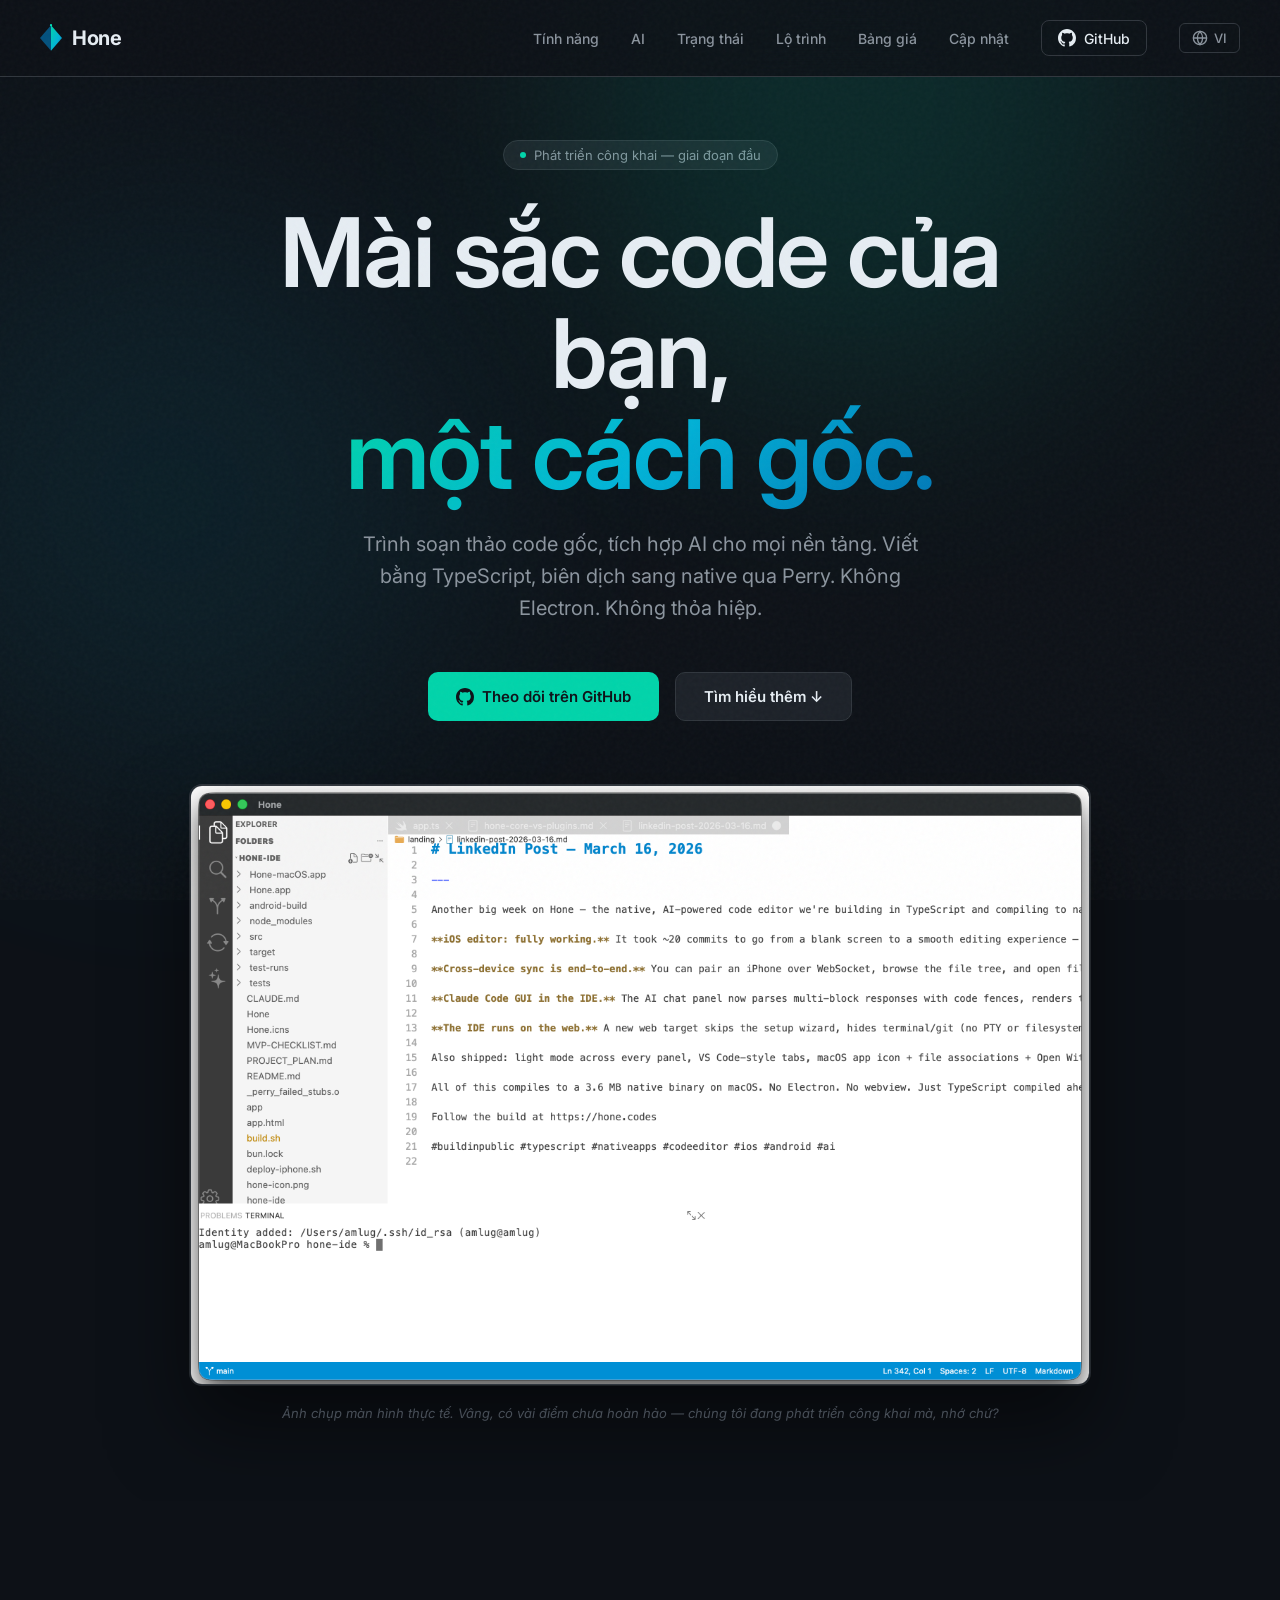
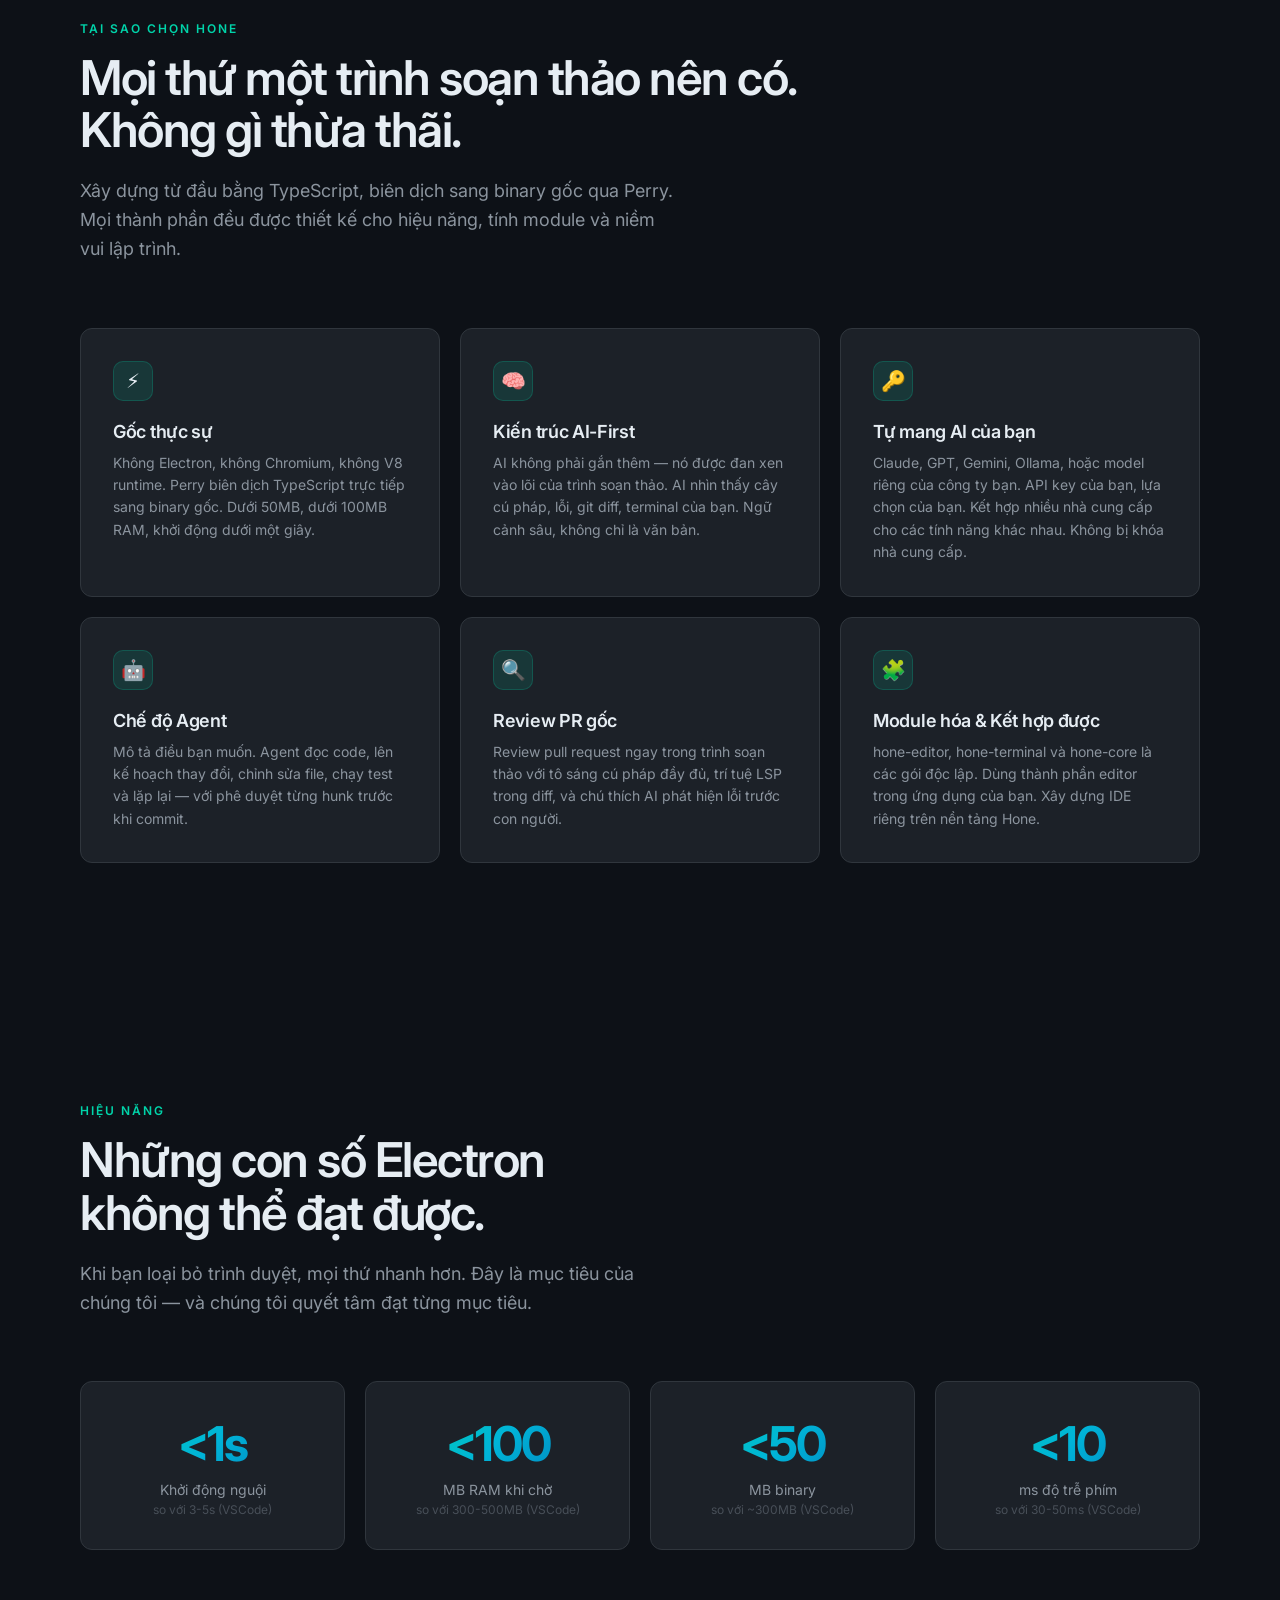
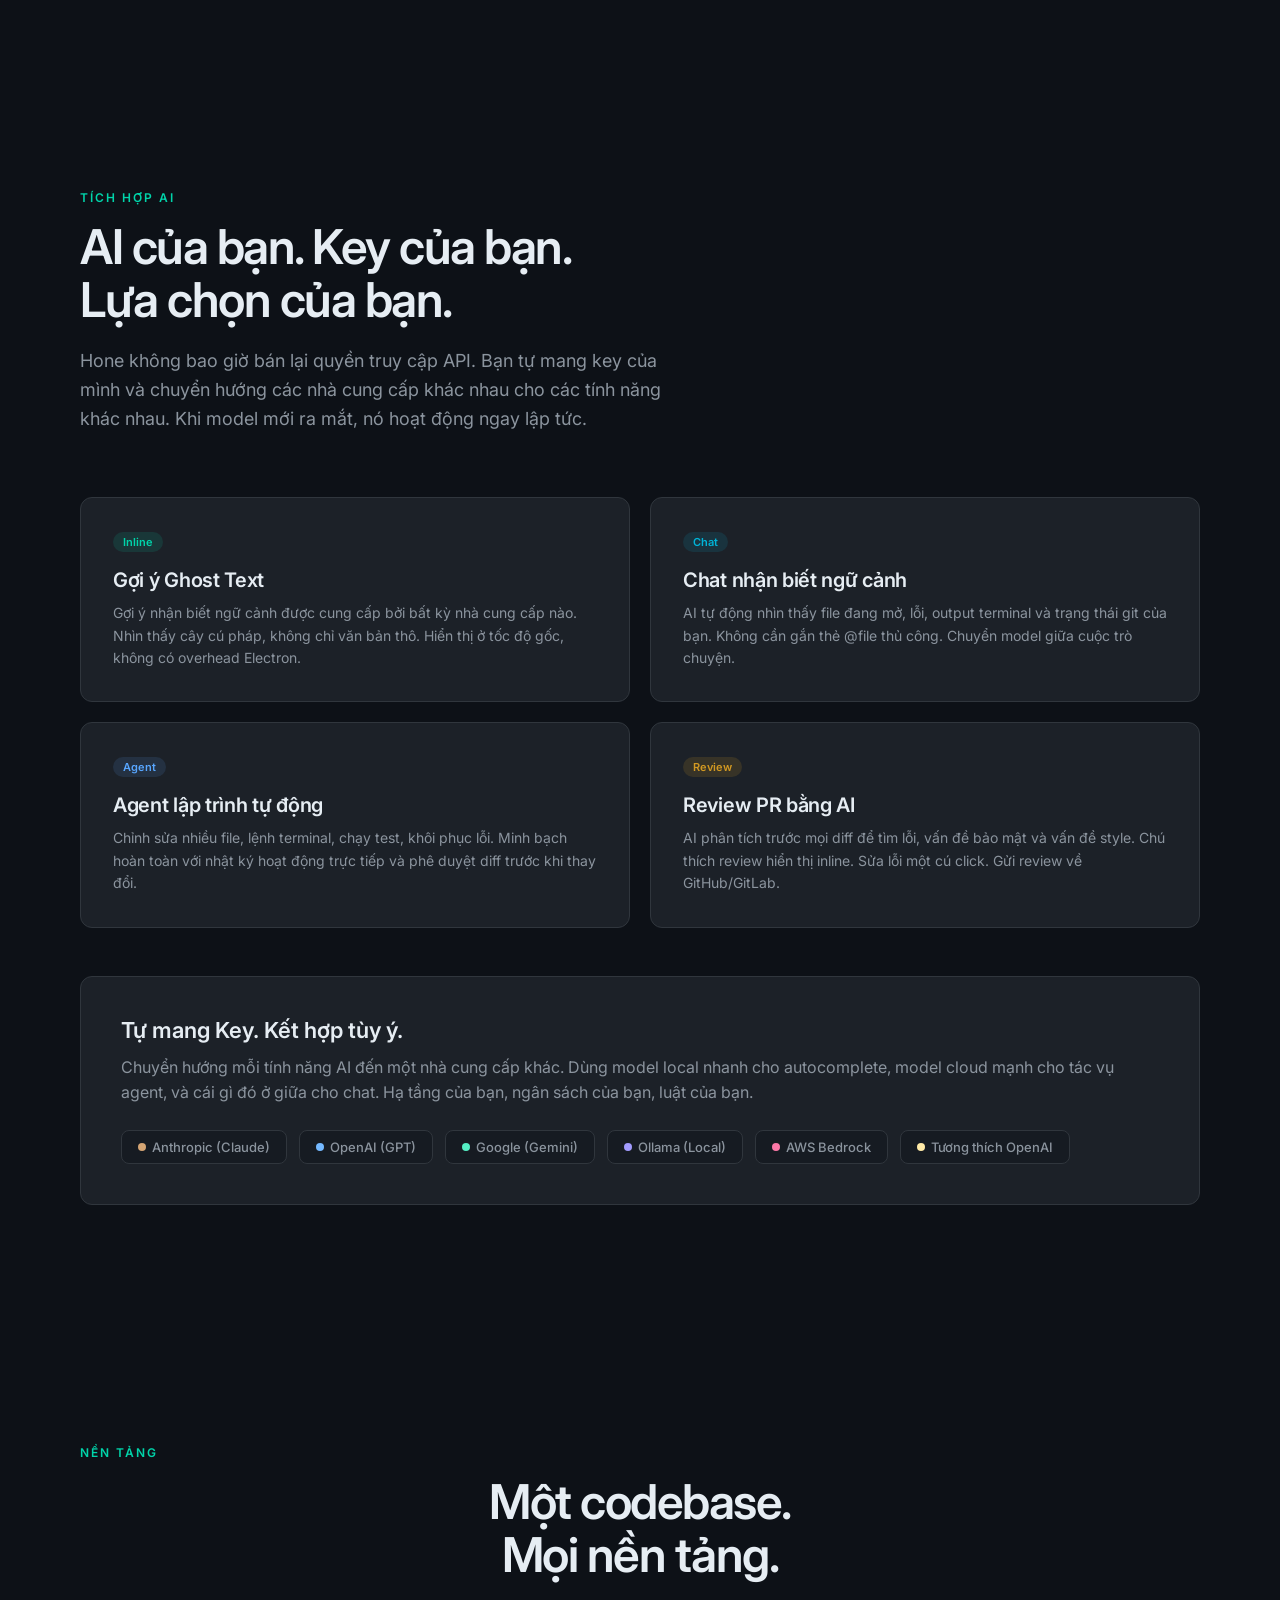
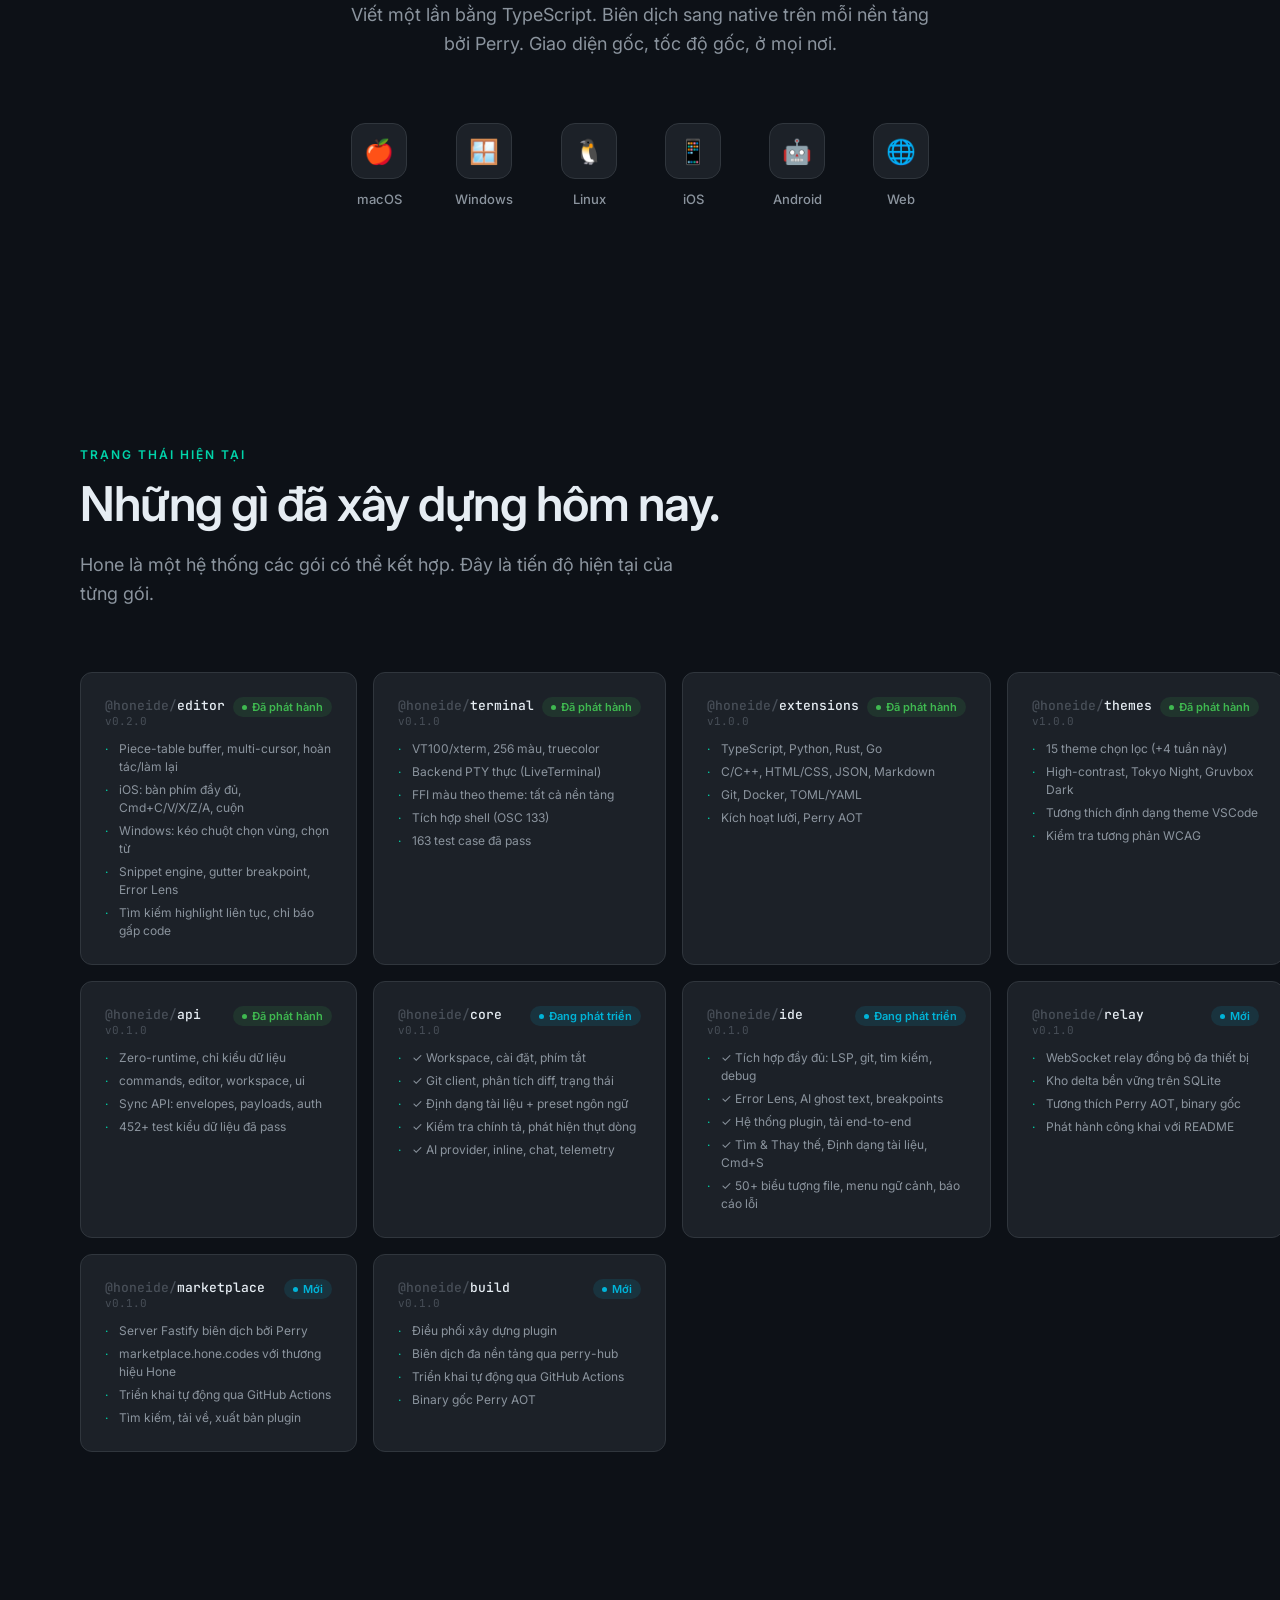
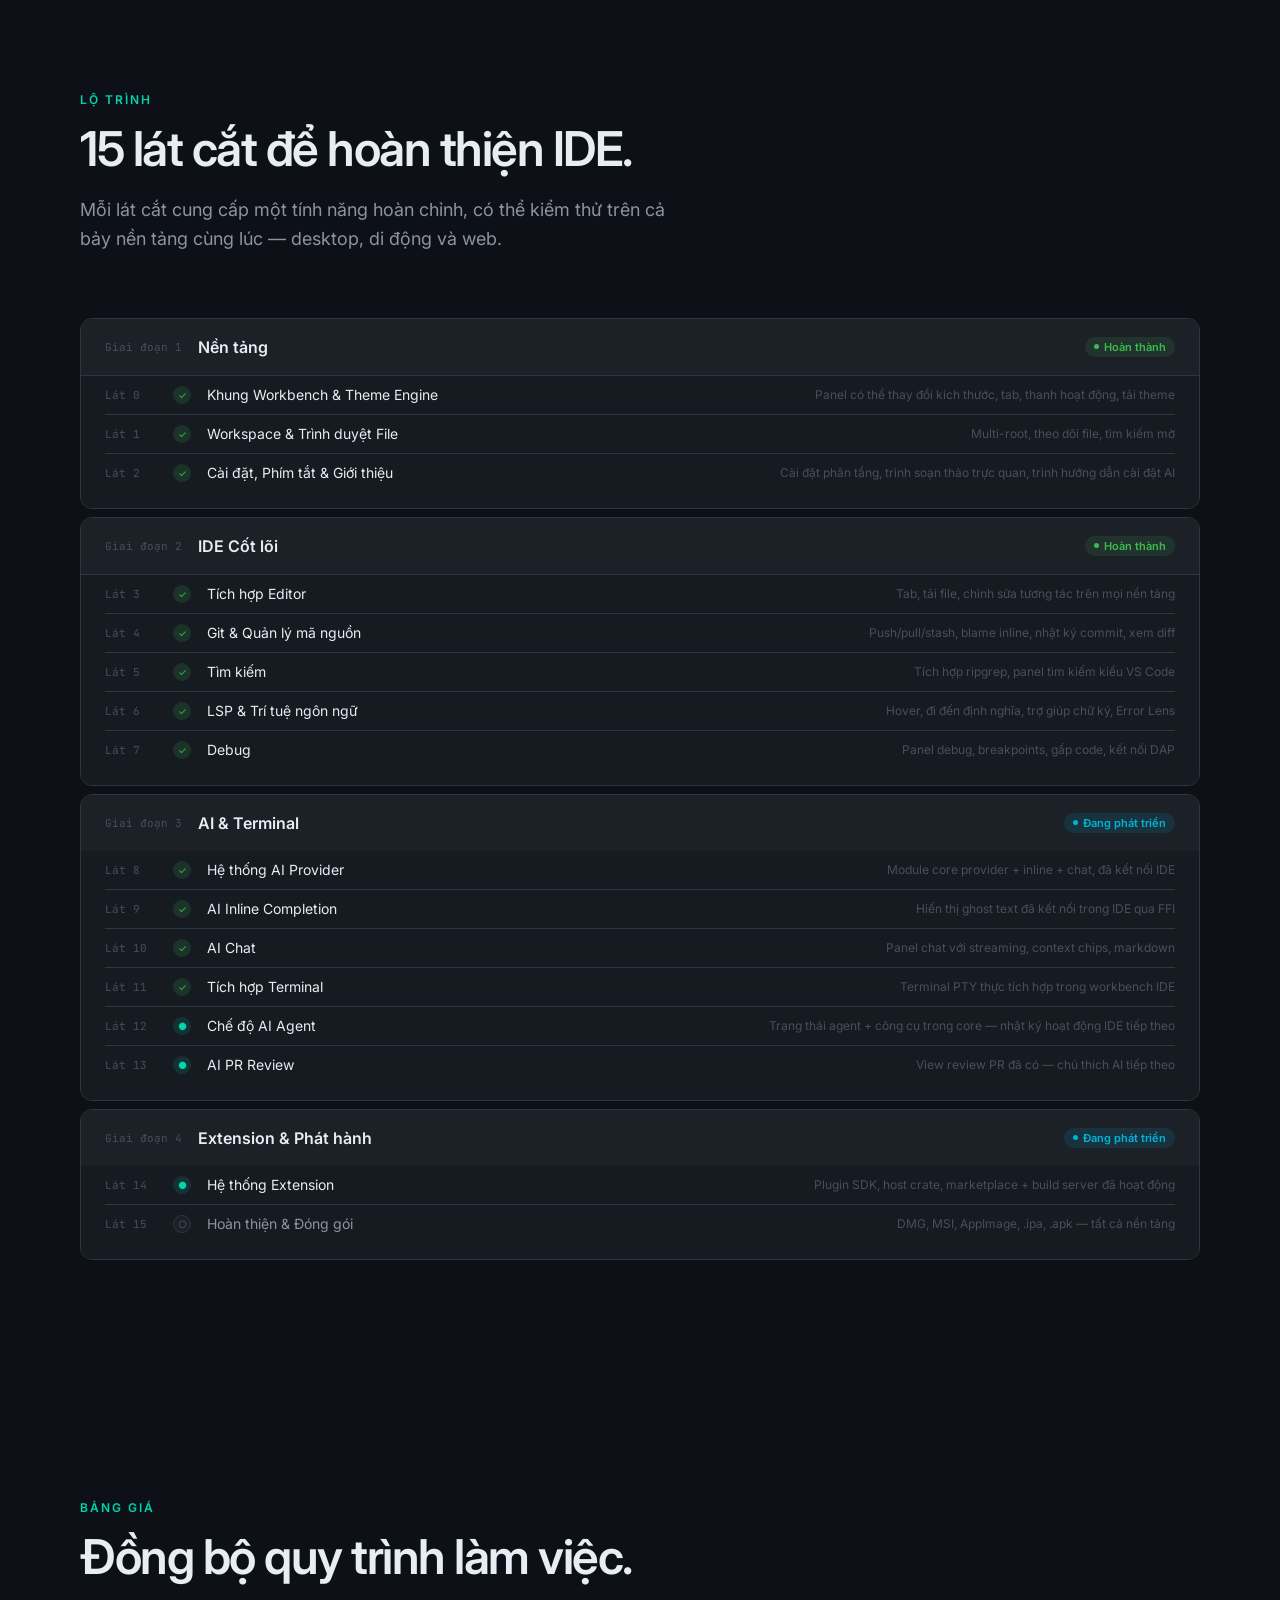
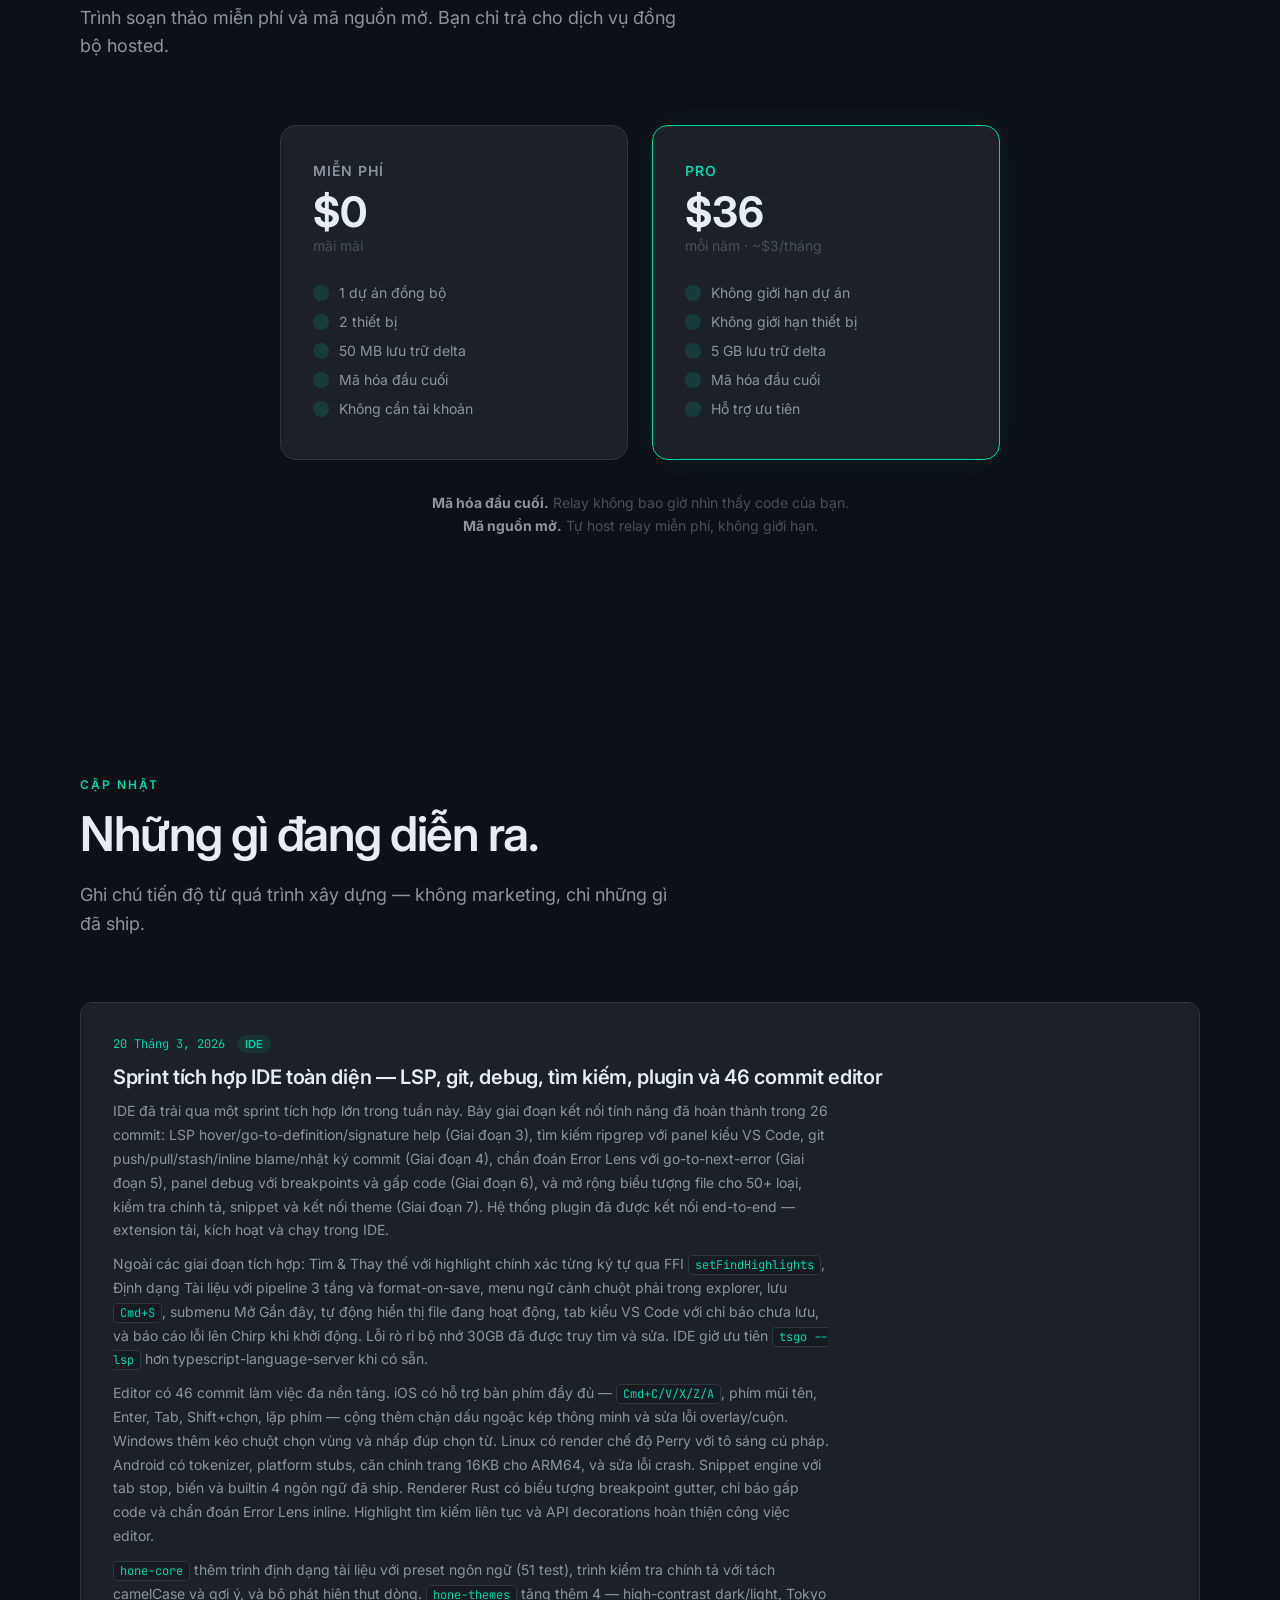
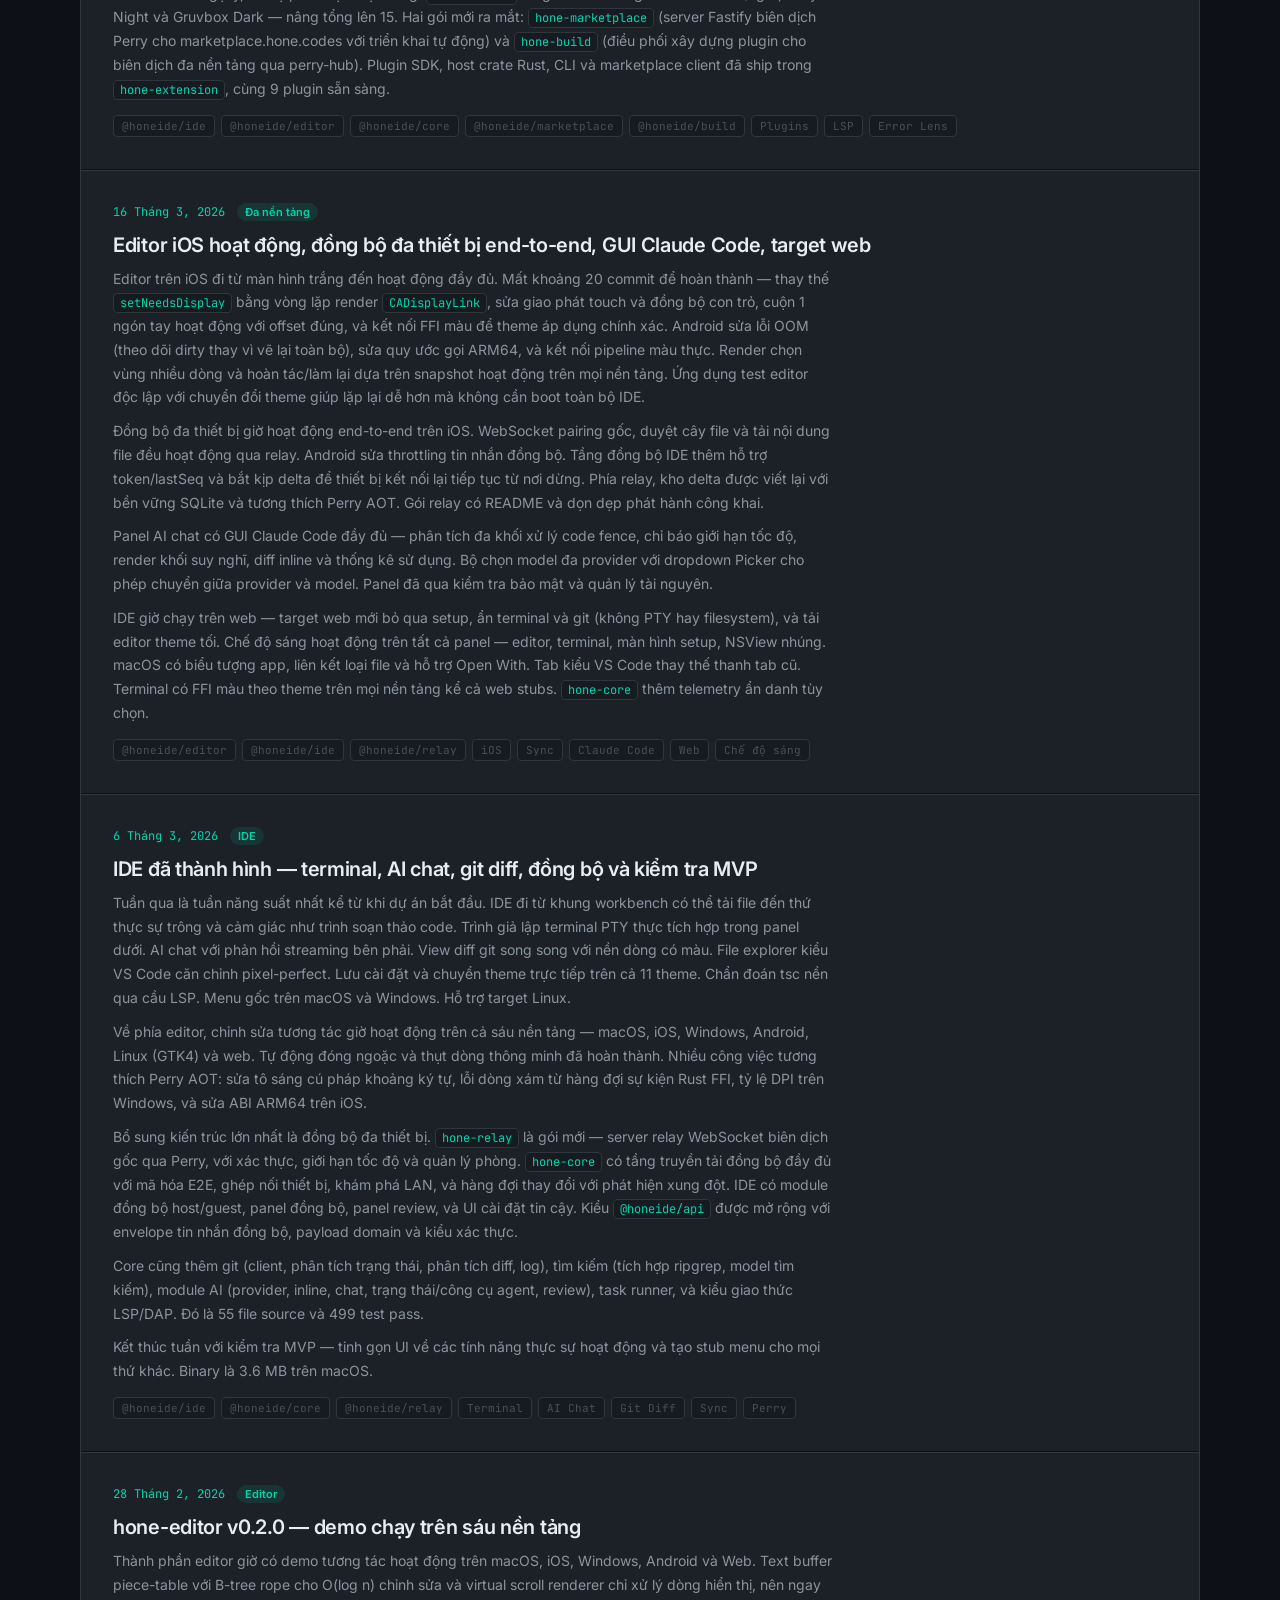
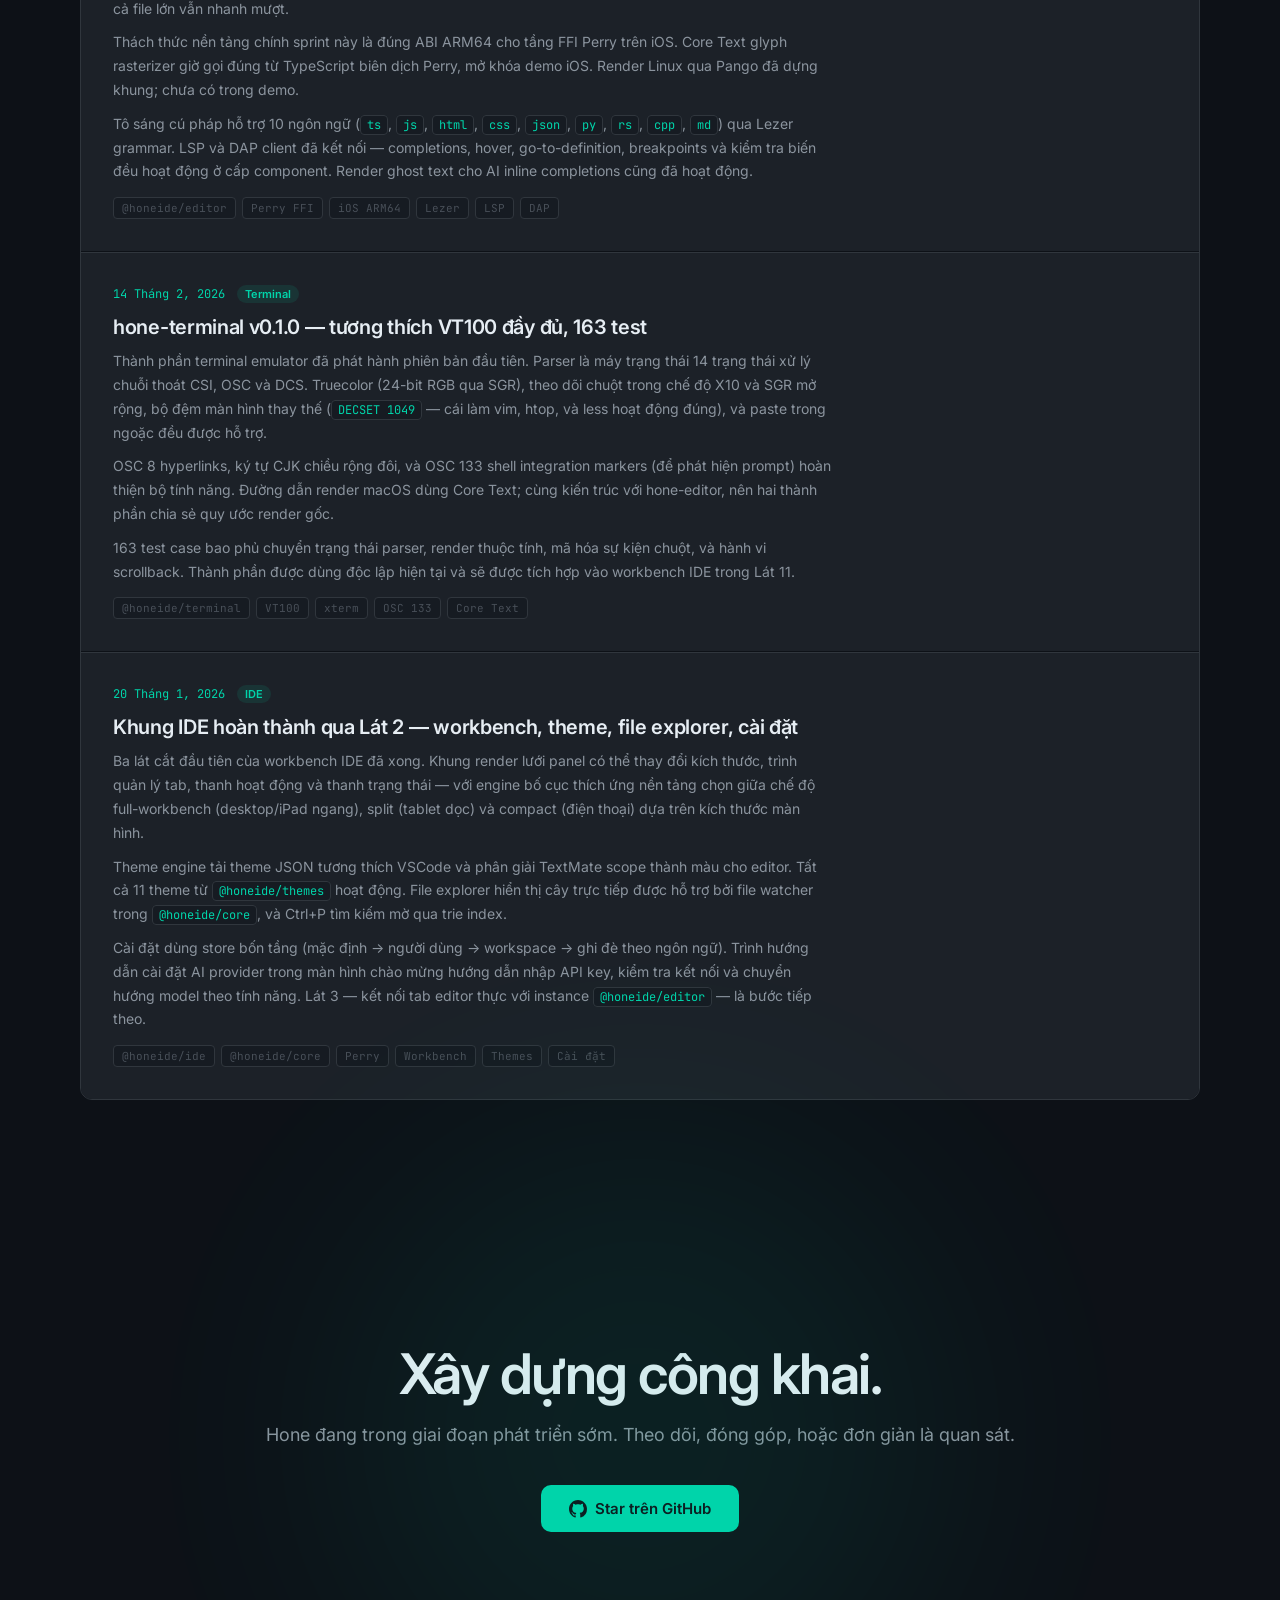
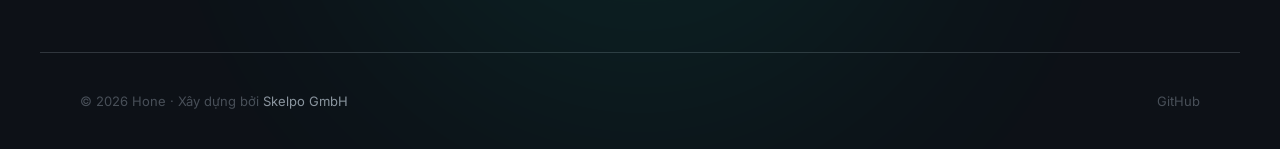
<file: vi/index.html>
<!DOCTYPE html>
<html lang="vi">
<head>
    <meta charset="UTF-8">
    <meta name="viewport" content="width=device-width, initial-scale=1.0">
    <title>Hone — Mài sắc code của bạn, một cách gốc.</title>
    <meta name="description" content="Trình soạn thảo code gốc, tích hợp AI cho mọi nền tảng. Viết bằng TypeScript, biên dịch sang native qua Perry. Không Electron. Không thỏa hiệp.">
    <link rel="canonical" href="https://hone.codes/vi/">
    <meta name="theme-color" content="#0D1117">
    <meta name="author" content="Skelpo GmbH">
    <meta name="robots" content="index, follow">

    <!-- Hreflang -->
    <link rel="alternate" hreflang="en" href="https://hone.codes/">
    <link rel="alternate" hreflang="de" href="https://hone.codes/de/">
    <link rel="alternate" hreflang="ja" href="https://hone.codes/ja/">
    <link rel="alternate" hreflang="zh-Hans" href="https://hone.codes/zh-Hans/">
    <link rel="alternate" hreflang="es" href="https://hone.codes/es/">
    <link rel="alternate" hreflang="fr" href="https://hone.codes/fr/">
    <link rel="alternate" hreflang="pt" href="https://hone.codes/pt/">
    <link rel="alternate" hreflang="ko" href="https://hone.codes/ko/">
    <link rel="alternate" hreflang="it" href="https://hone.codes/it/">
    <link rel="alternate" hreflang="tr" href="https://hone.codes/tr/">
    <link rel="alternate" hreflang="th" href="https://hone.codes/th/">
    <link rel="alternate" hreflang="id" href="https://hone.codes/id/">
    <link rel="alternate" hreflang="vi" href="https://hone.codes/vi/">
    <link rel="alternate" hreflang="x-default" href="https://hone.codes/">

    <!-- Favicon -->
    <link rel="icon" type="image/png" sizes="32x32" href="[data-uri]">

    <!-- Open Graph -->
    <meta property="og:type" content="website">
    <meta property="og:url" content="https://hone.codes/vi/">
    <meta property="og:title" content="Hone — Mài sắc code của bạn, một cách gốc.">
    <meta property="og:description" content="Trình soạn thảo code gốc, tích hợp AI cho mọi nền tảng. Viết bằng TypeScript, biên dịch sang native qua Perry. Không Electron. Không thỏa hiệp.">
    <meta property="og:image" content="https://hone.codes/og-image.png">
    <meta property="og:image:width" content="1200">
    <meta property="og:image:height" content="630">
    <meta property="og:image:alt" content="Hone — Trình soạn thảo code gốc">
    <meta property="og:site_name" content="Hone">

    <!-- Twitter Card -->
    <meta name="twitter:card" content="summary_large_image">
    <meta name="twitter:title" content="Hone — Mài sắc code của bạn, một cách gốc.">
    <meta name="twitter:description" content="Trình soạn thảo code gốc, tích hợp AI cho mọi nền tảng. Viết bằng TypeScript, biên dịch sang native qua Perry. Không Electron. Không thỏa hiệp.">
    <meta name="twitter:image" content="https://hone.codes/og-image.png">

    <!-- Structured Data -->
    <script type="application/ld+json">
    {
        "@context": "https://schema.org",
        "@type": "SoftwareApplication",
        "name": "Hone",
        "description": "Trình soạn thảo code gốc, tích hợp AI cho mọi nền tảng. Viết bằng TypeScript, biên dịch sang native qua Perry.",
        "url": "https://hone.codes/",
        "applicationCategory": "DeveloperApplication",
        "operatingSystem": "macOS, Windows, Linux, iOS, Android, Web",
        "offers": [
            {
                "@type": "Offer",
                "price": "0",
                "priceCurrency": "USD",
                "description": "Miễn phí — 1 dự án đồng bộ, 2 thiết bị"
            },
            {
                "@type": "Offer",
                "price": "36",
                "priceCurrency": "USD",
                "description": "Pro — Không giới hạn dự án, không giới hạn thiết bị",
                "billingIncrement": "P1Y"
            }
        ],
        "author": {
            "@type": "Organization",
            "name": "Skelpo GmbH",
            "url": "https://skelpo.com"
        }
    }
    </script>

    <link rel="preconnect" href="https://fonts.googleapis.com">
    <link rel="preconnect" href="https://fonts.gstatic.com" crossorigin>
    <link href="https://fonts.googleapis.com/css2?family=Inter:wght@400;500;600;700&family=JetBrains+Mono:wght@400;500;700&display=swap" rel="stylesheet">
    <link rel="stylesheet" href="/style.css">
</head>
<body>

<nav>
    <a href="/vi/" class="nav-logo">
        <div class="nav-logo-icon">
            <svg width="22" height="28" viewBox="0 0 48 56" xmlns="http://www.w3.org/2000/svg">
                <defs>
                    <linearGradient id="nav-mark-grad" x1="0%" y1="0%" x2="100%" y2="100%">
                        <stop offset="0%" stop-color="#00D4AA"/>
                        <stop offset="60%" stop-color="#00B4D8"/>
                        <stop offset="100%" stop-color="#0077B6"/>
                    </linearGradient>
                    <linearGradient id="nav-edge-grad" x1="0%" y1="0%" x2="100%" y2="0%">
                        <stop offset="0%" stop-color="#00FFD0"/>
                        <stop offset="100%" stop-color="#00D4AA"/>
                    </linearGradient>
                    <filter id="nav-glow">
                        <feGaussianBlur stdDeviation="1.5" result="blur"/>
                        <feMerge><feMergeNode in="blur"/><feMergeNode in="SourceGraphic"/></feMerge>
                    </filter>
                </defs>
                <polygon points="24,0 0,28 24,56" fill="#0077B6" opacity="0.65"/>
                <polygon points="24,0 48,28 24,56" fill="url(#nav-mark-grad)"/>
                <line x1="24" y1="0" x2="24" y2="56" stroke="url(#nav-edge-grad)" stroke-width="1.5" filter="url(#nav-glow)" opacity="0.9"/>
                <circle cx="24" cy="0" r="2.5" fill="#00FFD0" opacity="0.85"/>
            </svg>
        </div>
        <span class="nav-logo-text">Hone</span>
    </a>
    <div class="nav-links">
        <a href="#features">Tính năng</a>
        <a href="#ai">AI</a>
        <a href="#status">Trạng thái</a>
        <a href="#roadmap">Lộ trình</a>
        <a href="#pricing">Bảng giá</a>
        <a href="#updates">Cập nhật</a>
        <a href="https://github.com/HoneIDE" target="_blank" class="nav-github">
            <svg viewBox="0 0 16 16"><path d="M8 0C3.58 0 0 3.58 0 8c0 3.54 2.29 6.53 5.47 7.59.4.07.55-.17.55-.38 0-.19-.01-.82-.01-1.49-2.01.37-2.53-.49-2.69-.94-.09-.23-.48-.94-.82-1.13-.28-.15-.68-.52-.01-.53.63-.01 1.08.58 1.23.82.72 1.21 1.87.87 2.33.66.07-.52.28-.87.51-1.07-1.78-.2-3.64-.89-3.64-3.95 0-.87.31-1.59.82-2.15-.08-.2-.36-1.02.08-2.12 0 0 .67-.21 2.2.82.64-.18 1.32-.27 2-.27.68 0 1.36.09 2 .27 1.53-1.04 2.2-.82 2.2-.82.44 1.1.16 1.92.08 2.12.51.56.82 1.27.82 2.15 0 3.07-1.87 3.75-3.65 3.95.29.25.54.73.54 1.48 0 1.07-.01 1.93-.01 2.2 0 .21.15.46.55.38A8.013 8.013 0 0016 8c0-4.42-3.58-8-8-8z"/></svg>
            GitHub
        </a>
        <div class="lang-picker">
            <button class="lang-picker-btn">
                <svg viewBox="0 0 24 24" fill="none" stroke="currentColor" stroke-width="2"><circle cx="12" cy="12" r="10"/><path d="M2 12h20M12 2a15.3 15.3 0 0 1 4 10 15.3 15.3 0 0 1-4 10 15.3 15.3 0 0 1-4-10 15.3 15.3 0 0 1 4-10z"/></svg>
                VI
            </button>
            <div class="lang-dropdown">
                <a href="/">English</a>
                <a href="/de/">Deutsch</a>
                <a href="/ja/">日本語</a>
                <a href="/zh-Hans/">中文</a>
                <a href="/es/">Español</a>
                <a href="/fr/">Français</a>
                <a href="/pt/">Português</a>
                <a href="/ko/">한국어</a>
                <a href="/it/">Italiano</a>
                <a href="/tr/">Türkçe</a>
                <a href="/th/">ไทย</a>
                <a href="/id/">Indonesia</a>
                <a href="/vi/" class="active">Tiếng Việt</a>
            </div>
        </div>
    </div>
</nav>

<!-- ===== HERO ===== -->
<section class="hero">
    <div class="glow-orb green"></div>
    <div class="glow-orb blue"></div>

    <div class="hero-badge">
        <span class="dot"></span>
        Phát triển công khai — giai đoạn đầu
    </div>

    <h1>Mài sắc code của bạn,<br><span class="highlight">một cách gốc.</span></h1>

    <p class="hero-sub">
        Trình soạn thảo code gốc, tích hợp AI cho mọi nền tảng. Viết bằng TypeScript, biên dịch sang native qua Perry. Không Electron. Không thỏa hiệp.
    </p>

    <div class="hero-cta">
        <a href="https://github.com/HoneIDE" target="_blank" class="btn btn-primary">
            <svg width="18" height="18" viewBox="0 0 16 16" fill="currentColor"><path d="M8 0C3.58 0 0 3.58 0 8c0 3.54 2.29 6.53 5.47 7.59.4.07.55-.17.55-.38 0-.19-.01-.82-.01-1.49-2.01.37-2.53-.49-2.69-.94-.09-.23-.48-.94-.82-1.13-.28-.15-.68-.52-.01-.53.63-.01 1.08.58 1.23.82.72 1.21 1.87.87 2.33.66.07-.52.28-.87.51-1.07-1.78-.2-3.64-.89-3.64-3.95 0-.87.31-1.59.82-2.15-.08-.2-.36-1.02.08-2.12 0 0 .67-.21 2.2.82.64-.18 1.32-.27 2-.27.68 0 1.36.09 2 .27 1.53-1.04 2.2-.82 2.2-.82.44 1.1.16 1.92.08 2.12.51.56.82 1.27.82 2.15 0 3.07-1.87 3.75-3.65 3.95.29.25.54.73.54 1.48 0 1.07-.01 1.93-.01 2.2 0 .21.15.46.55.38A8.013 8.013 0 0016 8c0-4.42-3.58-8-8-8z"/></svg>
            Theo dõi trên GitHub
        </a>
        <a href="#features" class="btn btn-secondary">
            Tìm hiểu thêm ↓
        </a>
    </div>

    <!-- Real screenshot -->
    <div class="screenshot-wrapper">
        <img src="/screenshot.png" alt="Hone IDE chạy trên macOS — trình duyệt file, trình soạn thảo với tô sáng cú pháp, terminal và tab" class="hero-screenshot">
        <p class="screenshot-caption">Ảnh chụp màn hình thực tế. Vâng, có vài điểm chưa hoàn hảo — chúng tôi đang phát triển công khai mà, nhớ chứ?</p>
    </div>
</section>

<!-- ===== FEATURES ===== -->
<section class="section fade-in" id="features">
    <div class="section-label">Tại sao chọn Hone</div>
    <h2 class="section-title">Mọi thứ một trình soạn thảo nên có.<br>Không gì thừa thãi.</h2>
    <p class="section-desc">
        Xây dựng từ đầu bằng TypeScript, biên dịch sang binary gốc qua Perry. Mọi thành phần đều được thiết kế cho hiệu năng, tính module và niềm vui lập trình.
    </p>

    <div class="features-grid">
        <div class="feature-card">
            <div class="feature-icon">⚡</div>
            <h3>Gốc thực sự</h3>
            <p>Không Electron, không Chromium, không V8 runtime. Perry biên dịch TypeScript trực tiếp sang binary gốc. Dưới 50MB, dưới 100MB RAM, khởi động dưới một giây.</p>
        </div>
        <div class="feature-card">
            <div class="feature-icon">🧠</div>
            <h3>Kiến trúc AI-First</h3>
            <p>AI không phải gắn thêm — nó được đan xen vào lõi của trình soạn thảo. AI nhìn thấy cây cú pháp, lỗi, git diff, terminal của bạn. Ngữ cảnh sâu, không chỉ là văn bản.</p>
        </div>
        <div class="feature-card">
            <div class="feature-icon">🔑</div>
            <h3>Tự mang AI của bạn</h3>
            <p>Claude, GPT, Gemini, Ollama, hoặc model riêng của công ty bạn. API key của bạn, lựa chọn của bạn. Kết hợp nhiều nhà cung cấp cho các tính năng khác nhau. Không bị khóa nhà cung cấp.</p>
        </div>
        <div class="feature-card">
            <div class="feature-icon">🤖</div>
            <h3>Chế độ Agent</h3>
            <p>Mô tả điều bạn muốn. Agent đọc code, lên kế hoạch thay đổi, chỉnh sửa file, chạy test và lặp lại — với phê duyệt từng hunk trước khi commit.</p>
        </div>
        <div class="feature-card">
            <div class="feature-icon">🔍</div>
            <h3>Review PR gốc</h3>
            <p>Review pull request ngay trong trình soạn thảo với tô sáng cú pháp đầy đủ, trí tuệ LSP trong diff, và chú thích AI phát hiện lỗi trước con người.</p>
        </div>
        <div class="feature-card">
            <div class="feature-icon">🧩</div>
            <h3>Module hóa &amp; Kết hợp được</h3>
            <p>hone-editor, hone-terminal và hone-core là các gói độc lập. Dùng thành phần editor trong ứng dụng của bạn. Xây dựng IDE riêng trên nền tảng Hone.</p>
        </div>
    </div>
</section>

<!-- ===== PERFORMANCE ===== -->
<section class="section fade-in" id="performance">
    <div class="section-label">Hiệu năng</div>
    <h2 class="section-title">Những con số Electron<br>không thể đạt được.</h2>
    <p class="section-desc">
        Khi bạn loại bỏ trình duyệt, mọi thứ nhanh hơn. Đây là mục tiêu của chúng tôi — và chúng tôi quyết tâm đạt từng mục tiêu.
    </p>

    <div class="perf-grid">
        <div class="perf-card">
            <div class="perf-value">&lt;1s</div>
            <div class="perf-label">Khởi động nguội</div>
            <div class="perf-compare">so với 3-5s (VSCode)</div>
        </div>
        <div class="perf-card">
            <div class="perf-value">&lt;100</div>
            <div class="perf-label">MB RAM khi chờ</div>
            <div class="perf-compare">so với 300-500MB (VSCode)</div>
        </div>
        <div class="perf-card">
            <div class="perf-value">&lt;50</div>
            <div class="perf-label">MB binary</div>
            <div class="perf-compare">so với ~300MB (VSCode)</div>
        </div>
        <div class="perf-card">
            <div class="perf-value">&lt;10</div>
            <div class="perf-label">ms độ trễ phím</div>
            <div class="perf-compare">so với 30-50ms (VSCode)</div>
        </div>
    </div>
</section>

<!-- ===== AI ===== -->
<section class="section fade-in" id="ai">
    <div class="section-label">Tích hợp AI</div>
    <h2 class="section-title">AI của bạn. Key của bạn.<br>Lựa chọn của bạn.</h2>
    <p class="section-desc">
        Hone không bao giờ bán lại quyền truy cập API. Bạn tự mang key của mình và chuyển hướng các nhà cung cấp khác nhau cho các tính năng khác nhau. Khi model mới ra mắt, nó hoạt động ngay lập tức.
    </p>

    <div class="ai-features">
        <div class="ai-feature-card">
            <span class="tag tag-green">Inline</span>
            <h3>Gợi ý Ghost Text</h3>
            <p>Gợi ý nhận biết ngữ cảnh được cung cấp bởi bất kỳ nhà cung cấp nào. Nhìn thấy cây cú pháp, không chỉ văn bản thô. Hiển thị ở tốc độ gốc, không có overhead Electron.</p>
        </div>
        <div class="ai-feature-card">
            <span class="tag tag-blue">Chat</span>
            <h3>Chat nhận biết ngữ cảnh</h3>
            <p>AI tự động nhìn thấy file đang mở, lỗi, output terminal và trạng thái git của bạn. Không cần gắn thẻ @file thủ công. Chuyển model giữa cuộc trò chuyện.</p>
        </div>
        <div class="ai-feature-card">
            <span class="tag tag-purple">Agent</span>
            <h3>Agent lập trình tự động</h3>
            <p>Chỉnh sửa nhiều file, lệnh terminal, chạy test, khôi phục lỗi. Minh bạch hoàn toàn với nhật ký hoạt động trực tiếp và phê duyệt diff trước khi thay đổi.</p>
        </div>
        <div class="ai-feature-card">
            <span class="tag tag-yellow">Review</span>
            <h3>Review PR bằng AI</h3>
            <p>AI phân tích trước mọi diff để tìm lỗi, vấn đề bảo mật và vấn đề style. Chú thích review hiển thị inline. Sửa lỗi một cú click. Gửi review về GitHub/GitLab.</p>
        </div>
    </div>

    <div class="byok-block">
        <h3>Tự mang Key. Kết hợp tùy ý.</h3>
        <p>Chuyển hướng mỗi tính năng AI đến một nhà cung cấp khác. Dùng model local nhanh cho autocomplete, model cloud mạnh cho tác vụ agent, và cái gì đó ở giữa cho chat. Hạ tầng của bạn, ngân sách của bạn, luật của bạn.</p>
        <div class="provider-logos">
            <div class="provider-pill"><span class="provider-dot" style="background:#d4a574"></span> Anthropic (Claude)</div>
            <div class="provider-pill"><span class="provider-dot" style="background:#74b9ff"></span> OpenAI (GPT)</div>
            <div class="provider-pill"><span class="provider-dot" style="background:#55efc4"></span> Google (Gemini)</div>
            <div class="provider-pill"><span class="provider-dot" style="background:#a29bfe"></span> Ollama (Local)</div>
            <div class="provider-pill"><span class="provider-dot" style="background:#fd79a8"></span> AWS Bedrock</div>
            <div class="provider-pill"><span class="provider-dot" style="background:#ffeaa7"></span> Tương thích OpenAI</div>
        </div>
    </div>
</section>

<!-- ===== PLATFORMS ===== -->
<section class="section fade-in" id="platforms">
    <div class="section-label">Nền tảng</div>
    <h2 class="section-title" style="text-align:center;">Một codebase.<br>Mọi nền tảng.</h2>
    <p class="section-desc" style="text-align:center; margin-left:auto; margin-right:auto;">
        Viết một lần bằng TypeScript. Biên dịch sang native trên mỗi nền tảng bởi Perry. Giao diện gốc, tốc độ gốc, ở mọi nơi.
    </p>

    <div class="platforms-row">
        <div class="platform-item">
            <div class="platform-icon">🍎</div>
            <span class="platform-label">macOS</span>
        </div>
        <div class="platform-item">
            <div class="platform-icon">🪟</div>
            <span class="platform-label">Windows</span>
        </div>
        <div class="platform-item">
            <div class="platform-icon">🐧</div>
            <span class="platform-label">Linux</span>
        </div>
        <div class="platform-item">
            <div class="platform-icon">📱</div>
            <span class="platform-label">iOS</span>
        </div>
        <div class="platform-item">
            <div class="platform-icon">🤖</div>
            <span class="platform-label">Android</span>
        </div>
        <div class="platform-item">
            <div class="platform-icon">🌐</div>
            <span class="platform-label">Web</span>
        </div>
    </div>
</section>

<!-- ===== STATUS ===== -->
<section class="section fade-in" id="status">
    <div class="section-label">Trạng thái hiện tại</div>
    <h2 class="section-title">Những gì đã xây dựng hôm nay.</h2>
    <p class="section-desc">
        Hone là một hệ thống các gói có thể kết hợp. Đây là tiến độ hiện tại của từng gói.
    </p>

    <div class="status-grid">
        <div class="status-card">
            <div class="status-card-header">
                <div>
                    <div class="pkg-name"><span class="pkg-scope">@honeide/</span>editor</div>
                    <div class="version-tag">v0.2.0</div>
                </div>
                <span class="status-badge badge-done"><span class="badge-dot"></span>Đã phát hành</span>
            </div>
            <ul class="status-card-bullets">
                <li>Piece-table buffer, multi-cursor, hoàn tác/làm lại</li>
                <li>iOS: bàn phím đầy đủ, Cmd+C/V/X/Z/A, cuộn</li>
                <li>Windows: kéo chuột chọn vùng, chọn từ</li>
                <li>Snippet engine, gutter breakpoint, Error Lens</li>
                <li>Tìm kiếm highlight liên tục, chỉ báo gấp code</li>
            </ul>
        </div>

        <div class="status-card">
            <div class="status-card-header">
                <div>
                    <div class="pkg-name"><span class="pkg-scope">@honeide/</span>terminal</div>
                    <div class="version-tag">v0.1.0</div>
                </div>
                <span class="status-badge badge-done"><span class="badge-dot"></span>Đã phát hành</span>
            </div>
            <ul class="status-card-bullets">
                <li>VT100/xterm, 256 màu, truecolor</li>
                <li>Backend PTY thực (LiveTerminal)</li>
                <li>FFI màu theo theme: tất cả nền tảng</li>
                <li>Tích hợp shell (OSC 133)</li>
                <li>163 test case đã pass</li>
            </ul>
        </div>

        <div class="status-card">
            <div class="status-card-header">
                <div>
                    <div class="pkg-name"><span class="pkg-scope">@honeide/</span>extensions</div>
                    <div class="version-tag">v1.0.0</div>
                </div>
                <span class="status-badge badge-done"><span class="badge-dot"></span>Đã phát hành</span>
            </div>
            <ul class="status-card-bullets">
                <li>TypeScript, Python, Rust, Go</li>
                <li>C/C++, HTML/CSS, JSON, Markdown</li>
                <li>Git, Docker, TOML/YAML</li>
                <li>Kích hoạt lười, Perry AOT</li>
            </ul>
        </div>

        <div class="status-card">
            <div class="status-card-header">
                <div>
                    <div class="pkg-name"><span class="pkg-scope">@honeide/</span>themes</div>
                    <div class="version-tag">v1.0.0</div>
                </div>
                <span class="status-badge badge-done"><span class="badge-dot"></span>Đã phát hành</span>
            </div>
            <ul class="status-card-bullets">
                <li>15 theme chọn lọc (+4 tuần này)</li>
                <li>High-contrast, Tokyo Night, Gruvbox Dark</li>
                <li>Tương thích định dạng theme VSCode</li>
                <li>Kiểm tra tương phản WCAG</li>
            </ul>
        </div>

        <div class="status-card">
            <div class="status-card-header">
                <div>
                    <div class="pkg-name"><span class="pkg-scope">@honeide/</span>api</div>
                    <div class="version-tag">v0.1.0</div>
                </div>
                <span class="status-badge badge-done"><span class="badge-dot"></span>Đã phát hành</span>
            </div>
            <ul class="status-card-bullets">
                <li>Zero-runtime, chỉ kiểu dữ liệu</li>
                <li>commands, editor, workspace, ui</li>
                <li>Sync API: envelopes, payloads, auth</li>
                <li>452+ test kiểu dữ liệu đã pass</li>
            </ul>
        </div>

        <div class="status-card">
            <div class="status-card-header">
                <div>
                    <div class="pkg-name"><span class="pkg-scope">@honeide/</span>core</div>
                    <div class="version-tag">v0.1.0</div>
                </div>
                <span class="status-badge badge-active"><span class="badge-dot"></span>Đang phát triển</span>
            </div>
            <ul class="status-card-bullets">
                <li>✓ Workspace, cài đặt, phím tắt</li>
                <li>✓ Git client, phân tích diff, trạng thái</li>
                <li>✓ Định dạng tài liệu + preset ngôn ngữ</li>
                <li>✓ Kiểm tra chính tả, phát hiện thụt dòng</li>
                <li>✓ AI provider, inline, chat, telemetry</li>
            </ul>
        </div>

        <div class="status-card">
            <div class="status-card-header">
                <div>
                    <div class="pkg-name"><span class="pkg-scope">@honeide/</span>ide</div>
                    <div class="version-tag">v0.1.0</div>
                </div>
                <span class="status-badge badge-active"><span class="badge-dot"></span>Đang phát triển</span>
            </div>
            <ul class="status-card-bullets">
                <li>✓ Tích hợp đầy đủ: LSP, git, tìm kiếm, debug</li>
                <li>✓ Error Lens, AI ghost text, breakpoints</li>
                <li>✓ Hệ thống plugin, tải end-to-end</li>
                <li>✓ Tìm & Thay thế, Định dạng tài liệu, Cmd+S</li>
                <li>✓ 50+ biểu tượng file, menu ngữ cảnh, báo cáo lỗi</li>
            </ul>
        </div>

        <div class="status-card">
            <div class="status-card-header">
                <div>
                    <div class="pkg-name"><span class="pkg-scope">@honeide/</span>relay</div>
                    <div class="version-tag">v0.1.0</div>
                </div>
                <span class="status-badge badge-active"><span class="badge-dot"></span>Mới</span>
            </div>
            <ul class="status-card-bullets">
                <li>WebSocket relay đồng bộ đa thiết bị</li>
                <li>Kho delta bền vững trên SQLite</li>
                <li>Tương thích Perry AOT, binary gốc</li>
                <li>Phát hành công khai với README</li>
            </ul>
        </div>

        <div class="status-card">
            <div class="status-card-header">
                <div>
                    <div class="pkg-name"><span class="pkg-scope">@honeide/</span>marketplace</div>
                    <div class="version-tag">v0.1.0</div>
                </div>
                <span class="status-badge badge-active"><span class="badge-dot"></span>Mới</span>
            </div>
            <ul class="status-card-bullets">
                <li>Server Fastify biên dịch bởi Perry</li>
                <li>marketplace.hone.codes với thương hiệu Hone</li>
                <li>Triển khai tự động qua GitHub Actions</li>
                <li>Tìm kiếm, tải về, xuất bản plugin</li>
            </ul>
        </div>

        <div class="status-card">
            <div class="status-card-header">
                <div>
                    <div class="pkg-name"><span class="pkg-scope">@honeide/</span>build</div>
                    <div class="version-tag">v0.1.0</div>
                </div>
                <span class="status-badge badge-active"><span class="badge-dot"></span>Mới</span>
            </div>
            <ul class="status-card-bullets">
                <li>Điều phối xây dựng plugin</li>
                <li>Biên dịch đa nền tảng qua perry-hub</li>
                <li>Triển khai tự động qua GitHub Actions</li>
                <li>Binary gốc Perry AOT</li>
            </ul>
        </div>
    </div>
</section>

<!-- ===== ROADMAP ===== -->
<section class="section fade-in" id="roadmap">
    <div class="section-label">Lộ trình</div>
    <h2 class="section-title">15 lát cắt để hoàn thiện IDE.</h2>
    <p class="section-desc">
        Mỗi lát cắt cung cấp một tính năng hoàn chỉnh, có thể kiểm thử trên cả bảy nền tảng cùng lúc — desktop, di động và web.
    </p>

    <div class="roadmap-phases">

        <div class="phase-block done">
            <div class="phase-header">
                <span class="phase-number">Giai đoạn 1</span>
                <span class="phase-title">Nền tảng</span>
                <span class="status-badge badge-done"><span class="badge-dot"></span>Hoàn thành</span>
            </div>
            <div class="phase-slices">
                <div class="slice-row">
                    <span class="slice-num">Lát 0</span>
                    <span class="slice-check done">✓</span>
                    <span class="slice-name">Khung Workbench &amp; Theme Engine</span>
                    <span class="slice-detail">Panel có thể thay đổi kích thước, tab, thanh hoạt động, tải theme</span>
                </div>
                <div class="slice-row">
                    <span class="slice-num">Lát 1</span>
                    <span class="slice-check done">✓</span>
                    <span class="slice-name">Workspace &amp; Trình duyệt File</span>
                    <span class="slice-detail">Multi-root, theo dõi file, tìm kiếm mờ</span>
                </div>
                <div class="slice-row">
                    <span class="slice-num">Lát 2</span>
                    <span class="slice-check done">✓</span>
                    <span class="slice-name">Cài đặt, Phím tắt &amp; Giới thiệu</span>
                    <span class="slice-detail">Cài đặt phân tầng, trình soạn thảo trực quan, trình hướng dẫn cài đặt AI</span>
                </div>
            </div>
        </div>

        <div class="phase-block done">
            <div class="phase-header">
                <span class="phase-number">Giai đoạn 2</span>
                <span class="phase-title">IDE Cốt lõi</span>
                <span class="status-badge badge-done"><span class="badge-dot"></span>Hoàn thành</span>
            </div>
            <div class="phase-slices">
                <div class="slice-row">
                    <span class="slice-num">Lát 3</span>
                    <span class="slice-check done">✓</span>
                    <span class="slice-name">Tích hợp Editor</span>
                    <span class="slice-detail">Tab, tải file, chỉnh sửa tương tác trên mọi nền tảng</span>
                </div>
                <div class="slice-row">
                    <span class="slice-num">Lát 4</span>
                    <span class="slice-check done">✓</span>
                    <span class="slice-name">Git &amp; Quản lý mã nguồn</span>
                    <span class="slice-detail">Push/pull/stash, blame inline, nhật ký commit, xem diff</span>
                </div>
                <div class="slice-row">
                    <span class="slice-num">Lát 5</span>
                    <span class="slice-check done">✓</span>
                    <span class="slice-name">Tìm kiếm</span>
                    <span class="slice-detail">Tích hợp ripgrep, panel tìm kiếm kiểu VS Code</span>
                </div>
                <div class="slice-row">
                    <span class="slice-num">Lát 6</span>
                    <span class="slice-check done">✓</span>
                    <span class="slice-name">LSP &amp; Trí tuệ ngôn ngữ</span>
                    <span class="slice-detail">Hover, đi đến định nghĩa, trợ giúp chữ ký, Error Lens</span>
                </div>
                <div class="slice-row">
                    <span class="slice-num">Lát 7</span>
                    <span class="slice-check done">✓</span>
                    <span class="slice-name">Debug</span>
                    <span class="slice-detail">Panel debug, breakpoints, gấp code, kết nối DAP</span>
                </div>
            </div>
        </div>

        <div class="phase-block">
            <div class="phase-header">
                <span class="phase-number">Giai đoạn 3</span>
                <span class="phase-title">AI &amp; Terminal</span>
                <span class="status-badge badge-active"><span class="badge-dot"></span>Đang phát triển</span>
            </div>
            <div class="phase-slices">
                <div class="slice-row">
                    <span class="slice-num">Lát 8</span>
                    <span class="slice-check done">✓</span>
                    <span class="slice-name">Hệ thống AI Provider</span>
                    <span class="slice-detail">Module core provider + inline + chat, đã kết nối IDE</span>
                </div>
                <div class="slice-row">
                    <span class="slice-num">Lát 9</span>
                    <span class="slice-check done">✓</span>
                    <span class="slice-name">AI Inline Completion</span>
                    <span class="slice-detail">Hiển thị ghost text đã kết nối trong IDE qua FFI</span>
                </div>
                <div class="slice-row">
                    <span class="slice-num">Lát 10</span>
                    <span class="slice-check done">✓</span>
                    <span class="slice-name">AI Chat</span>
                    <span class="slice-detail">Panel chat với streaming, context chips, markdown</span>
                </div>
                <div class="slice-row">
                    <span class="slice-num">Lát 11</span>
                    <span class="slice-check done">✓</span>
                    <span class="slice-name">Tích hợp Terminal</span>
                    <span class="slice-detail">Terminal PTY thực tích hợp trong workbench IDE</span>
                </div>
                <div class="slice-row">
                    <span class="slice-num">Lát 12</span>
                    <span class="slice-check active">●</span>
                    <span class="slice-name">Chế độ AI Agent</span>
                    <span class="slice-detail">Trạng thái agent + công cụ trong core — nhật ký hoạt động IDE tiếp theo</span>
                </div>
                <div class="slice-row">
                    <span class="slice-num">Lát 13</span>
                    <span class="slice-check active">●</span>
                    <span class="slice-name">AI PR Review</span>
                    <span class="slice-detail">View review PR đã có — chú thích AI tiếp theo</span>
                </div>
            </div>
        </div>

        <div class="phase-block">
            <div class="phase-header">
                <span class="phase-number">Giai đoạn 4</span>
                <span class="phase-title">Extension &amp; Phát hành</span>
                <span class="status-badge badge-active"><span class="badge-dot"></span>Đang phát triển</span>
            </div>
            <div class="phase-slices">
                <div class="slice-row">
                    <span class="slice-num">Lát 14</span>
                    <span class="slice-check active">●</span>
                    <span class="slice-name">Hệ thống Extension</span>
                    <span class="slice-detail">Plugin SDK, host crate, marketplace + build server đã hoạt động</span>
                </div>
                <div class="slice-row">
                    <span class="slice-num">Lát 15</span>
                    <span class="slice-check planned">○</span>
                    <span class="slice-name planned">Hoàn thiện &amp; Đóng gói</span>
                    <span class="slice-detail">DMG, MSI, AppImage, .ipa, .apk — tất cả nền tảng</span>
                </div>
            </div>
        </div>

    </div>
</section>

<!-- ===== PRICING ===== -->
<section class="section fade-in" id="pricing">
    <div class="section-label">Bảng giá</div>
    <h2 class="section-title">Đồng bộ quy trình làm việc.</h2>
    <p class="section-desc">
        Trình soạn thảo miễn phí và mã nguồn mở. Bạn chỉ trả cho dịch vụ đồng bộ hosted.
    </p>

    <div class="pricing-cards">
        <div class="pricing-card">
            <div class="tier-name">Miễn phí</div>
            <div class="price">$0</div>
            <div class="price-period">mãi mãi</div>
            <ul>
                <li>1 dự án đồng bộ</li>
                <li>2 thiết bị</li>
                <li>50 MB lưu trữ delta</li>
                <li>Mã hóa đầu cuối</li>
                <li>Không cần tài khoản</li>
            </ul>
        </div>

        <div class="pricing-card featured">
            <div class="tier-name">Pro</div>
            <div class="price">$36</div>
            <div class="price-period">mỗi năm &middot; ~$3/tháng</div>
            <ul>
                <li>Không giới hạn dự án</li>
                <li>Không giới hạn thiết bị</li>
                <li>5 GB lưu trữ delta</li>
                <li>Mã hóa đầu cuối</li>
                <li>Hỗ trợ ưu tiên</li>
            </ul>
        </div>
    </div>

    <p class="pricing-note">
        <strong>Mã hóa đầu cuối.</strong> Relay không bao giờ nhìn thấy code của bạn.<br>
        <strong>Mã nguồn mở.</strong> Tự host relay miễn phí, không giới hạn.
    </p>
</section>

<!-- ===== UPDATES ===== -->
<section class="section fade-in" id="updates">
    <div class="section-label">Cập nhật</div>
    <h2 class="section-title">Những gì đang diễn ra.</h2>
    <p class="section-desc">
        Ghi chú tiến độ từ quá trình xây dựng — không marketing, chỉ những gì đã ship.
    </p>

    <div class="updates-feed">

        <div class="update-post">
            <div class="update-meta">
                <span class="update-date">20 Tháng 3, 2026</span>
                <span class="update-tag">IDE</span>
            </div>
            <div class="update-title">Sprint tích hợp IDE toàn diện — LSP, git, debug, tìm kiếm, plugin và 46 commit editor</div>
            <div class="update-body">
                <p>IDE đã trải qua một sprint tích hợp lớn trong tuần này. Bảy giai đoạn kết nối tính năng đã hoàn thành trong 26 commit: LSP hover/go-to-definition/signature help (Giai đoạn 3), tìm kiếm ripgrep với panel kiểu VS Code, git push/pull/stash/inline blame/nhật ký commit (Giai đoạn 4), chẩn đoán Error Lens với go-to-next-error (Giai đoạn 5), panel debug với breakpoints và gấp code (Giai đoạn 6), và mở rộng biểu tượng file cho 50+ loại, kiểm tra chính tả, snippet và kết nối theme (Giai đoạn 7). Hệ thống plugin đã được kết nối end-to-end — extension tải, kích hoạt và chạy trong IDE.</p>
                <p style="margin-top: 10px;">Ngoài các giai đoạn tích hợp: Tìm & Thay thế với highlight chính xác từng ký tự qua FFI <code>setFindHighlights</code>, Định dạng Tài liệu với pipeline 3 tầng và format-on-save, menu ngữ cảnh chuột phải trong explorer, lưu <code>Cmd+S</code>, submenu Mở Gần đây, tự động hiển thị file đang hoạt động, tab kiểu VS Code với chỉ báo chưa lưu, và báo cáo lỗi lên Chirp khi khởi động. Lỗi rò rỉ bộ nhớ 30GB đã được truy tìm và sửa. IDE giờ ưu tiên <code>tsgo --lsp</code> hơn typescript-language-server khi có sẵn.</p>
                <p style="margin-top: 10px;">Editor có 46 commit làm việc đa nền tảng. iOS có hỗ trợ bàn phím đầy đủ — <code>Cmd+C/V/X/Z/A</code>, phím mũi tên, Enter, Tab, Shift+chọn, lặp phím — cộng thêm chặn dấu ngoặc kép thông minh và sửa lỗi overlay/cuộn. Windows thêm kéo chuột chọn vùng và nhấp đúp chọn từ. Linux có render chế độ Perry với tô sáng cú pháp. Android có tokenizer, platform stubs, căn chỉnh trang 16KB cho ARM64, và sửa lỗi crash. Snippet engine với tab stop, biến và builtin 4 ngôn ngữ đã ship. Renderer Rust có biểu tượng breakpoint gutter, chỉ báo gấp code và chẩn đoán Error Lens inline. Highlight tìm kiếm liên tục và API decorations hoàn thiện công việc editor.</p>
                <p style="margin-top: 10px;"><code>hone-core</code> thêm trình định dạng tài liệu với preset ngôn ngữ (51 test), trình kiểm tra chính tả với tách camelCase và gợi ý, và bộ phát hiện thụt dòng. <code>hone-themes</code> tăng thêm 4 — high-contrast dark/light, Tokyo Night và Gruvbox Dark — nâng tổng lên 15. Hai gói mới ra mắt: <code>hone-marketplace</code> (server Fastify biên dịch Perry cho marketplace.hone.codes với triển khai tự động) và <code>hone-build</code> (điều phối xây dựng plugin cho biên dịch đa nền tảng qua perry-hub). Plugin SDK, host crate Rust, CLI và marketplace client đã ship trong <code>hone-extension</code>, cùng 9 plugin sẵn sàng.</p>
            </div>
            <div class="update-chips">
                <span class="update-chip">@honeide/ide</span>
                <span class="update-chip">@honeide/editor</span>
                <span class="update-chip">@honeide/core</span>
                <span class="update-chip">@honeide/marketplace</span>
                <span class="update-chip">@honeide/build</span>
                <span class="update-chip">Plugins</span>
                <span class="update-chip">LSP</span>
                <span class="update-chip">Error Lens</span>
            </div>
        </div>

        <div class="update-post">
            <div class="update-meta">
                <span class="update-date">16 Tháng 3, 2026</span>
                <span class="update-tag">Đa nền tảng</span>
            </div>
            <div class="update-title">Editor iOS hoạt động, đồng bộ đa thiết bị end-to-end, GUI Claude Code, target web</div>
            <div class="update-body">
                <p>Editor trên iOS đi từ màn hình trắng đến hoạt động đầy đủ. Mất khoảng 20 commit để hoàn thành — thay thế <code>setNeedsDisplay</code> bằng vòng lặp render <code>CADisplayLink</code>, sửa giao phát touch và đồng bộ con trỏ, cuộn 1 ngón tay hoạt động với offset đúng, và kết nối FFI màu để theme áp dụng chính xác. Android sửa lỗi OOM (theo dõi dirty thay vì vẽ lại toàn bộ), sửa quy ước gọi ARM64, và kết nối pipeline màu thực. Render chọn vùng nhiều dòng và hoàn tác/làm lại dựa trên snapshot hoạt động trên mọi nền tảng. Ứng dụng test editor độc lập với chuyển đổi theme giúp lặp lại dễ hơn mà không cần boot toàn bộ IDE.</p>
                <p style="margin-top: 10px;">Đồng bộ đa thiết bị giờ hoạt động end-to-end trên iOS. WebSocket pairing gốc, duyệt cây file và tải nội dung file đều hoạt động qua relay. Android sửa throttling tin nhắn đồng bộ. Tầng đồng bộ IDE thêm hỗ trợ token/lastSeq và bắt kịp delta để thiết bị kết nối lại tiếp tục từ nơi dừng. Phía relay, kho delta được viết lại với bền vững SQLite và tương thích Perry AOT. Gói relay có README và dọn dẹp phát hành công khai.</p>
                <p style="margin-top: 10px;">Panel AI chat có GUI Claude Code đầy đủ — phân tích đa khối xử lý code fence, chỉ báo giới hạn tốc độ, render khối suy nghĩ, diff inline và thống kê sử dụng. Bộ chọn model đa provider với dropdown Picker cho phép chuyển giữa provider và model. Panel đã qua kiểm tra bảo mật và quản lý tài nguyên.</p>
                <p style="margin-top: 10px;">IDE giờ chạy trên web — target web mới bỏ qua setup, ẩn terminal và git (không PTY hay filesystem), và tải editor theme tối. Chế độ sáng hoạt động trên tất cả panel — editor, terminal, màn hình setup, NSView nhúng. macOS có biểu tượng app, liên kết loại file và hỗ trợ Open With. Tab kiểu VS Code thay thế thanh tab cũ. Terminal có FFI màu theo theme trên mọi nền tảng kể cả web stubs. <code>hone-core</code> thêm telemetry ẩn danh tùy chọn.</p>
            </div>
            <div class="update-chips">
                <span class="update-chip">@honeide/editor</span>
                <span class="update-chip">@honeide/ide</span>
                <span class="update-chip">@honeide/relay</span>
                <span class="update-chip">iOS</span>
                <span class="update-chip">Sync</span>
                <span class="update-chip">Claude Code</span>
                <span class="update-chip">Web</span>
                <span class="update-chip">Chế độ sáng</span>
            </div>
        </div>

        <div class="update-post">
            <div class="update-meta">
                <span class="update-date">6 Tháng 3, 2026</span>
                <span class="update-tag">IDE</span>
            </div>
            <div class="update-title">IDE đã thành hình — terminal, AI chat, git diff, đồng bộ và kiểm tra MVP</div>
            <div class="update-body">
                <p>Tuần qua là tuần năng suất nhất kể từ khi dự án bắt đầu. IDE đi từ khung workbench có thể tải file đến thứ thực sự trông và cảm giác như trình soạn thảo code. Trình giả lập terminal PTY thực tích hợp trong panel dưới. AI chat với phản hồi streaming bên phải. View diff git song song với nền dòng có màu. File explorer kiểu VS Code căn chỉnh pixel-perfect. Lưu cài đặt và chuyển theme trực tiếp trên cả 11 theme. Chẩn đoán tsc nền qua cầu LSP. Menu gốc trên macOS và Windows. Hỗ trợ target Linux.</p>
                <p style="margin-top: 10px;">Về phía editor, chỉnh sửa tương tác giờ hoạt động trên cả sáu nền tảng — macOS, iOS, Windows, Android, Linux (GTK4) và web. Tự động đóng ngoặc và thụt dòng thông minh đã hoàn thành. Nhiều công việc tương thích Perry AOT: sửa tô sáng cú pháp khoảng ký tự, lỗi dòng xám từ hàng đợi sự kiện Rust FFI, tỷ lệ DPI trên Windows, và sửa ABI ARM64 trên iOS.</p>
                <p style="margin-top: 10px;">Bổ sung kiến trúc lớn nhất là đồng bộ đa thiết bị. <code>hone-relay</code> là gói mới — server relay WebSocket biên dịch gốc qua Perry, với xác thực, giới hạn tốc độ và quản lý phòng. <code>hone-core</code> có tầng truyền tải đồng bộ đầy đủ với mã hóa E2E, ghép nối thiết bị, khám phá LAN, và hàng đợi thay đổi với phát hiện xung đột. IDE có module đồng bộ host/guest, panel đồng bộ, panel review, và UI cài đặt tin cậy. Kiểu <code>@honeide/api</code> được mở rộng với envelope tin nhắn đồng bộ, payload domain và kiểu xác thực.</p>
                <p style="margin-top: 10px;">Core cũng thêm git (client, phân tích trạng thái, phân tích diff, log), tìm kiếm (tích hợp ripgrep, model tìm kiếm), module AI (provider, inline, chat, trạng thái/công cụ agent, review), task runner, và kiểu giao thức LSP/DAP. Đó là 55 file source và 499 test pass.</p>
                <p style="margin-top: 10px;">Kết thúc tuần với kiểm tra MVP — tinh gọn UI về các tính năng thực sự hoạt động và tạo stub menu cho mọi thứ khác. Binary là 3.6 MB trên macOS.</p>
            </div>
            <div class="update-chips">
                <span class="update-chip">@honeide/ide</span>
                <span class="update-chip">@honeide/core</span>
                <span class="update-chip">@honeide/relay</span>
                <span class="update-chip">Terminal</span>
                <span class="update-chip">AI Chat</span>
                <span class="update-chip">Git Diff</span>
                <span class="update-chip">Sync</span>
                <span class="update-chip">Perry</span>
            </div>
        </div>

        <div class="update-post">
            <div class="update-meta">
                <span class="update-date">28 Tháng 2, 2026</span>
                <span class="update-tag">Editor</span>
            </div>
            <div class="update-title">hone-editor v0.2.0 — demo chạy trên sáu nền tảng</div>
            <div class="update-body">
                <p>Thành phần editor giờ có demo tương tác hoạt động trên macOS, iOS, Windows, Android và Web. Text buffer piece-table với B-tree rope cho O(log n) chỉnh sửa và virtual scroll renderer chỉ xử lý dòng hiển thị, nên ngay cả file lớn vẫn nhanh mượt.</p>
                <p style="margin-top: 10px;">Thách thức nền tảng chính sprint này là đúng ABI ARM64 cho tầng FFI Perry trên iOS. Core Text glyph rasterizer giờ gọi đúng từ TypeScript biên dịch Perry, mở khóa demo iOS. Render Linux qua Pango đã dựng khung; chưa có trong demo.</p>
                <p style="margin-top: 10px;">Tô sáng cú pháp hỗ trợ 10 ngôn ngữ (<code>ts</code>, <code>js</code>, <code>html</code>, <code>css</code>, <code>json</code>, <code>py</code>, <code>rs</code>, <code>cpp</code>, <code>md</code>) qua Lezer grammar. LSP và DAP client đã kết nối — completions, hover, go-to-definition, breakpoints và kiểm tra biến đều hoạt động ở cấp component. Render ghost text cho AI inline completions cũng đã hoạt động.</p>
            </div>
            <div class="update-chips">
                <span class="update-chip">@honeide/editor</span>
                <span class="update-chip">Perry FFI</span>
                <span class="update-chip">iOS ARM64</span>
                <span class="update-chip">Lezer</span>
                <span class="update-chip">LSP</span>
                <span class="update-chip">DAP</span>
            </div>
        </div>

        <div class="update-post">
            <div class="update-meta">
                <span class="update-date">14 Tháng 2, 2026</span>
                <span class="update-tag">Terminal</span>
            </div>
            <div class="update-title">hone-terminal v0.1.0 — tương thích VT100 đầy đủ, 163 test</div>
            <div class="update-body">
                <p>Thành phần terminal emulator đã phát hành phiên bản đầu tiên. Parser là máy trạng thái 14 trạng thái xử lý chuỗi thoát CSI, OSC và DCS. Truecolor (24-bit RGB qua SGR), theo dõi chuột trong chế độ X10 và SGR mở rộng, bộ đệm màn hình thay thế (<code>DECSET 1049</code> — cái làm vim, htop, và less hoạt động đúng), và paste trong ngoặc đều được hỗ trợ.</p>
                <p style="margin-top: 10px;">OSC 8 hyperlinks, ký tự CJK chiều rộng đôi, và OSC 133 shell integration markers (để phát hiện prompt) hoàn thiện bộ tính năng. Đường dẫn render macOS dùng Core Text; cùng kiến trúc với hone-editor, nên hai thành phần chia sẻ quy ước render gốc.</p>
                <p style="margin-top: 10px;">163 test case bao phủ chuyển trạng thái parser, render thuộc tính, mã hóa sự kiện chuột, và hành vi scrollback. Thành phần được dùng độc lập hiện tại và sẽ được tích hợp vào workbench IDE trong Lát 11.</p>
            </div>
            <div class="update-chips">
                <span class="update-chip">@honeide/terminal</span>
                <span class="update-chip">VT100</span>
                <span class="update-chip">xterm</span>
                <span class="update-chip">OSC 133</span>
                <span class="update-chip">Core Text</span>
            </div>
        </div>

        <div class="update-post">
            <div class="update-meta">
                <span class="update-date">20 Tháng 1, 2026</span>
                <span class="update-tag">IDE</span>
            </div>
            <div class="update-title">Khung IDE hoàn thành qua Lát 2 — workbench, theme, file explorer, cài đặt</div>
            <div class="update-body">
                <p>Ba lát cắt đầu tiên của workbench IDE đã xong. Khung render lưới panel có thể thay đổi kích thước, trình quản lý tab, thanh hoạt động và thanh trạng thái — với engine bố cục thích ứng nền tảng chọn giữa chế độ full-workbench (desktop/iPad ngang), split (tablet dọc) và compact (điện thoại) dựa trên kích thước màn hình.</p>
                <p style="margin-top: 10px;">Theme engine tải theme JSON tương thích VSCode và phân giải TextMate scope thành màu cho editor. Tất cả 11 theme từ <code>@honeide/themes</code> hoạt động. File explorer hiển thị cây trực tiếp được hỗ trợ bởi file watcher trong <code>@honeide/core</code>, và Ctrl+P tìm kiếm mờ qua trie index.</p>
                <p style="margin-top: 10px;">Cài đặt dùng store bốn tầng (mặc định → người dùng → workspace → ghi đè theo ngôn ngữ). Trình hướng dẫn cài đặt AI provider trong màn hình chào mừng hướng dẫn nhập API key, kiểm tra kết nối và chuyển hướng model theo tính năng. Lát 3 — kết nối tab editor thực với instance <code>@honeide/editor</code> — là bước tiếp theo.</p>
            </div>
            <div class="update-chips">
                <span class="update-chip">@honeide/ide</span>
                <span class="update-chip">@honeide/core</span>
                <span class="update-chip">Perry</span>
                <span class="update-chip">Workbench</span>
                <span class="update-chip">Themes</span>
                <span class="update-chip">Cài đặt</span>
            </div>
        </div>

    </div>
</section>

<!-- ===== CTA ===== -->
<section class="cta-section fade-in">
    <div class="glow-orb green"></div>
    <h2>Xây dựng công khai.</h2>
    <p>Hone đang trong giai đoạn phát triển sớm. Theo dõi, đóng góp, hoặc đơn giản là quan sát.</p>
    <div style="display:flex; gap:16px; justify-content:center; flex-wrap:wrap;">
        <a href="https://github.com/HoneIDE" target="_blank" class="btn btn-primary">
            <svg width="18" height="18" viewBox="0 0 16 16" fill="currentColor"><path d="M8 0C3.58 0 0 3.58 0 8c0 3.54 2.29 6.53 5.47 7.59.4.07.55-.17.55-.38 0-.19-.01-.82-.01-1.49-2.01.37-2.53-.49-2.69-.94-.09-.23-.48-.94-.82-1.13-.28-.15-.68-.52-.01-.53.63-.01 1.08.58 1.23.82.72 1.21 1.87.87 2.33.66.07-.52.28-.87.51-1.07-1.78-.2-3.64-.89-3.64-3.95 0-.87.31-1.59.82-2.15-.08-.2-.36-1.02.08-2.12 0 0 .67-.21 2.2.82.64-.18 1.32-.27 2-.27.68 0 1.36.09 2 .27 1.53-1.04 2.2-.82 2.2-.82.44 1.1.16 1.92.08 2.12.51.56.82 1.27.82 2.15 0 3.07-1.87 3.75-3.65 3.95.29.25.54.73.54 1.48 0 1.07-.01 1.93-.01 2.2 0 .21.15.46.55.38A8.013 8.013 0 0016 8c0-4.42-3.58-8-8-8z"/></svg>
            Star trên GitHub
        </a>
    </div>
</section>

<footer>
    <div class="footer-left">
        © 2026 Hone · Xây dựng bởi <a href="https://skelpo.com" target="_blank">Skelpo GmbH</a>
    </div>
    <div class="footer-links">
        <a href="https://github.com/HoneIDE" target="_blank">GitHub</a>
    </div>
</footer>

<script>
    // Intersection Observer for fade-in animations
    const observer = new IntersectionObserver((entries) => {
        entries.forEach(entry => {
            if (entry.isIntersecting) {
                entry.target.classList.add('visible');
            }
        });
    }, { threshold: 0.1 });

    document.querySelectorAll('.fade-in').forEach(el => observer.observe(el));
</script>

</body>
</html>
</file>
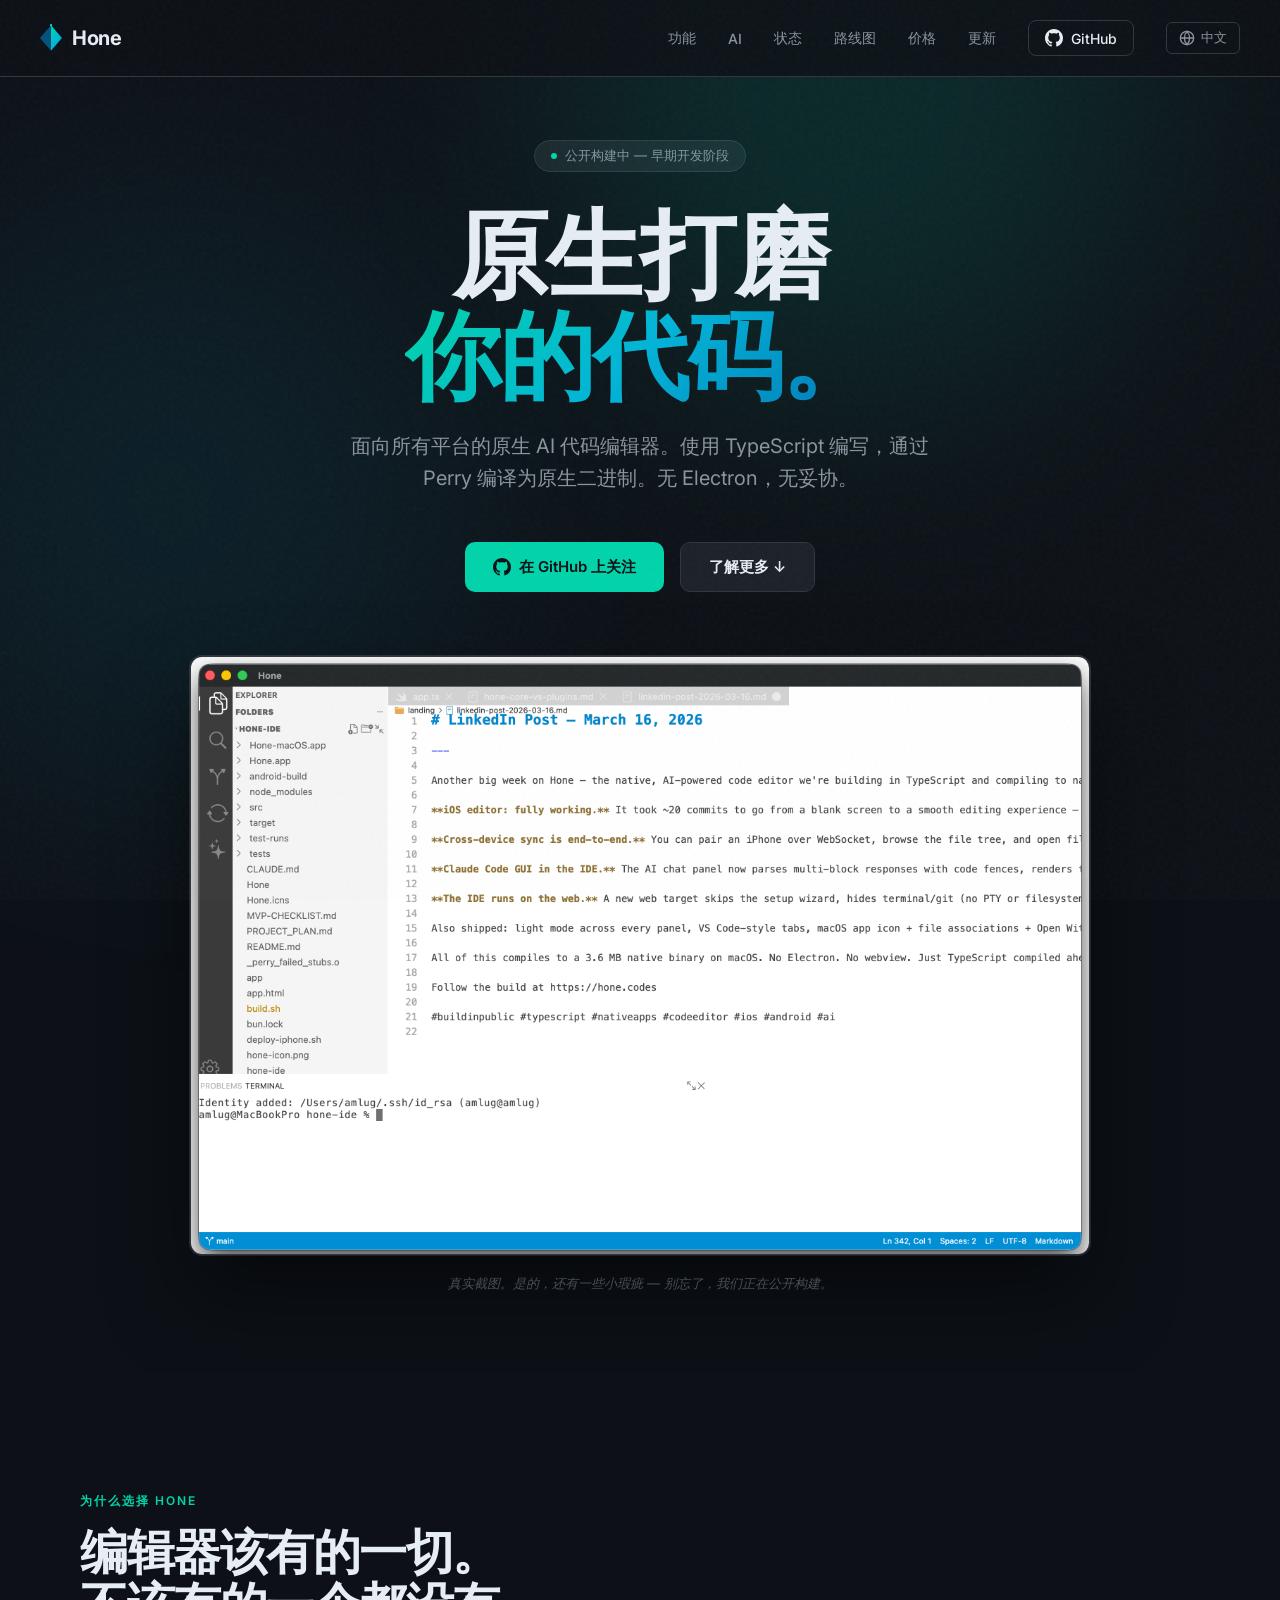
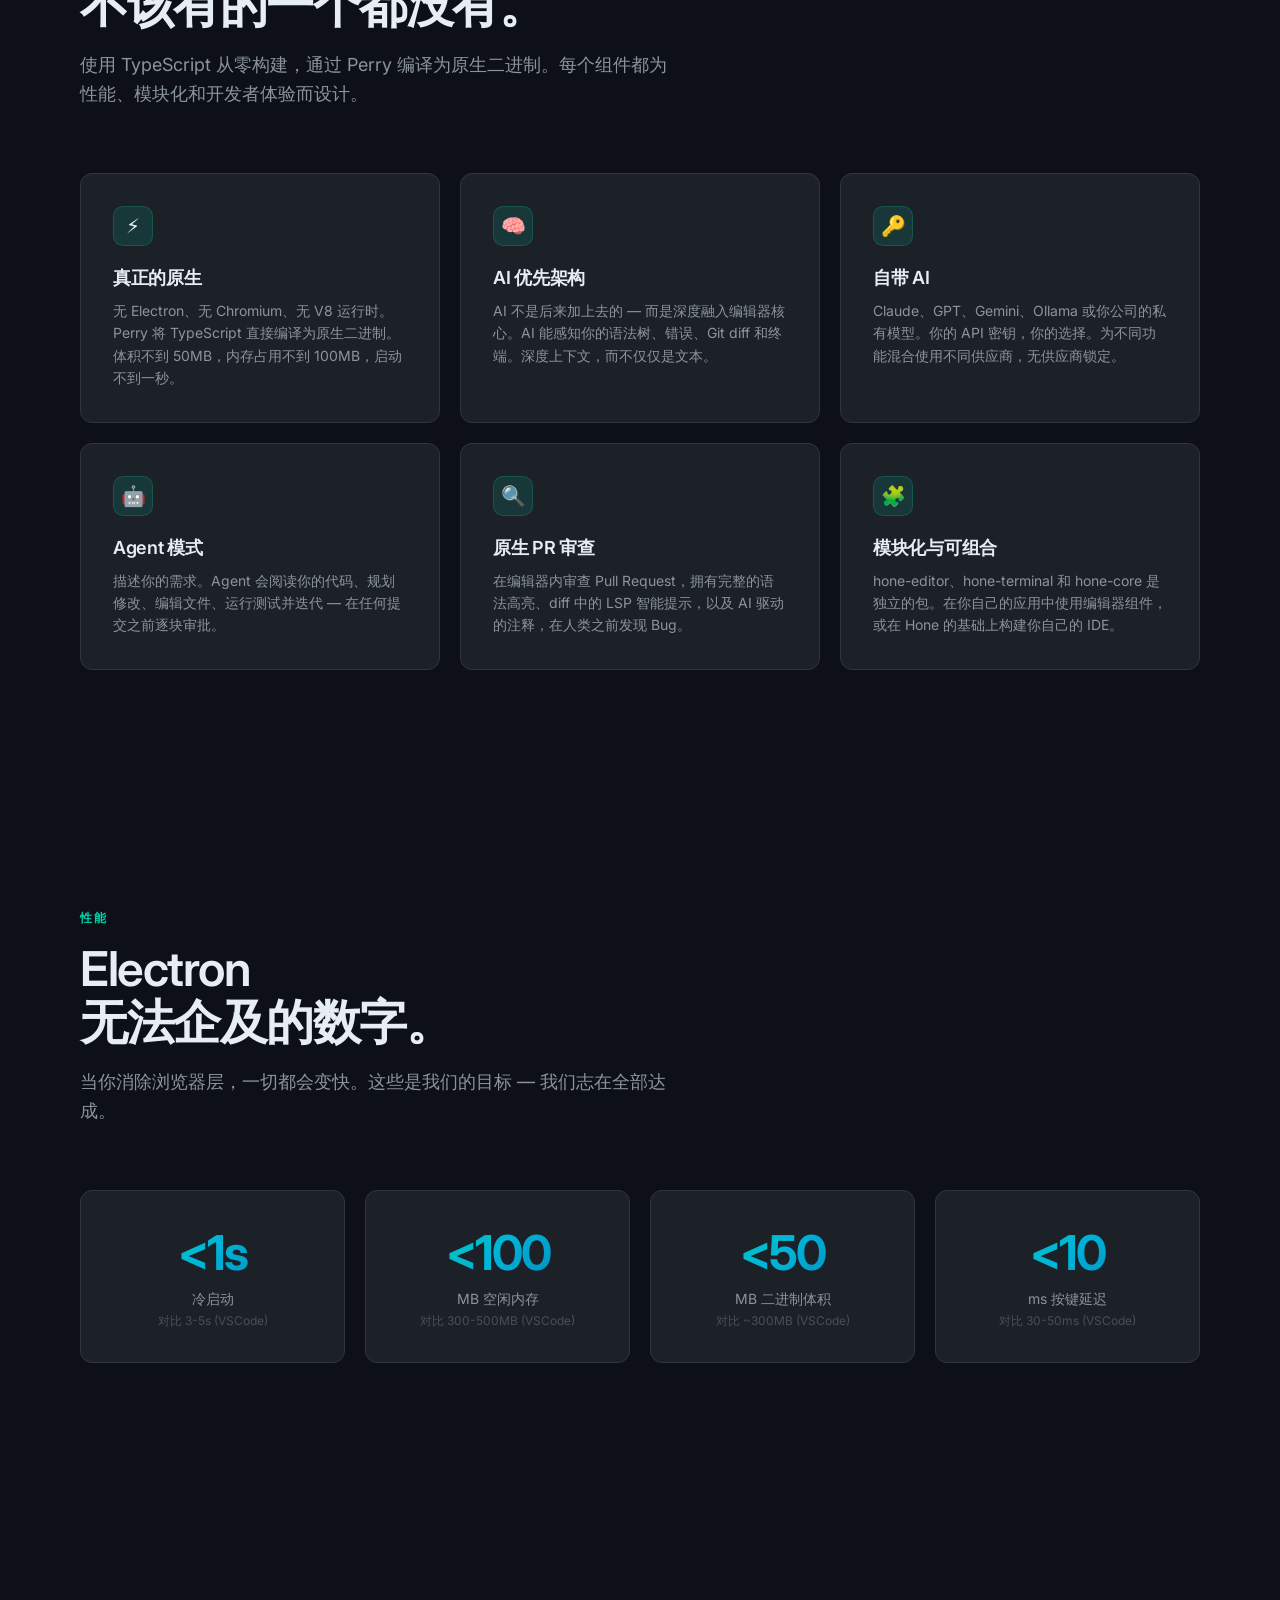
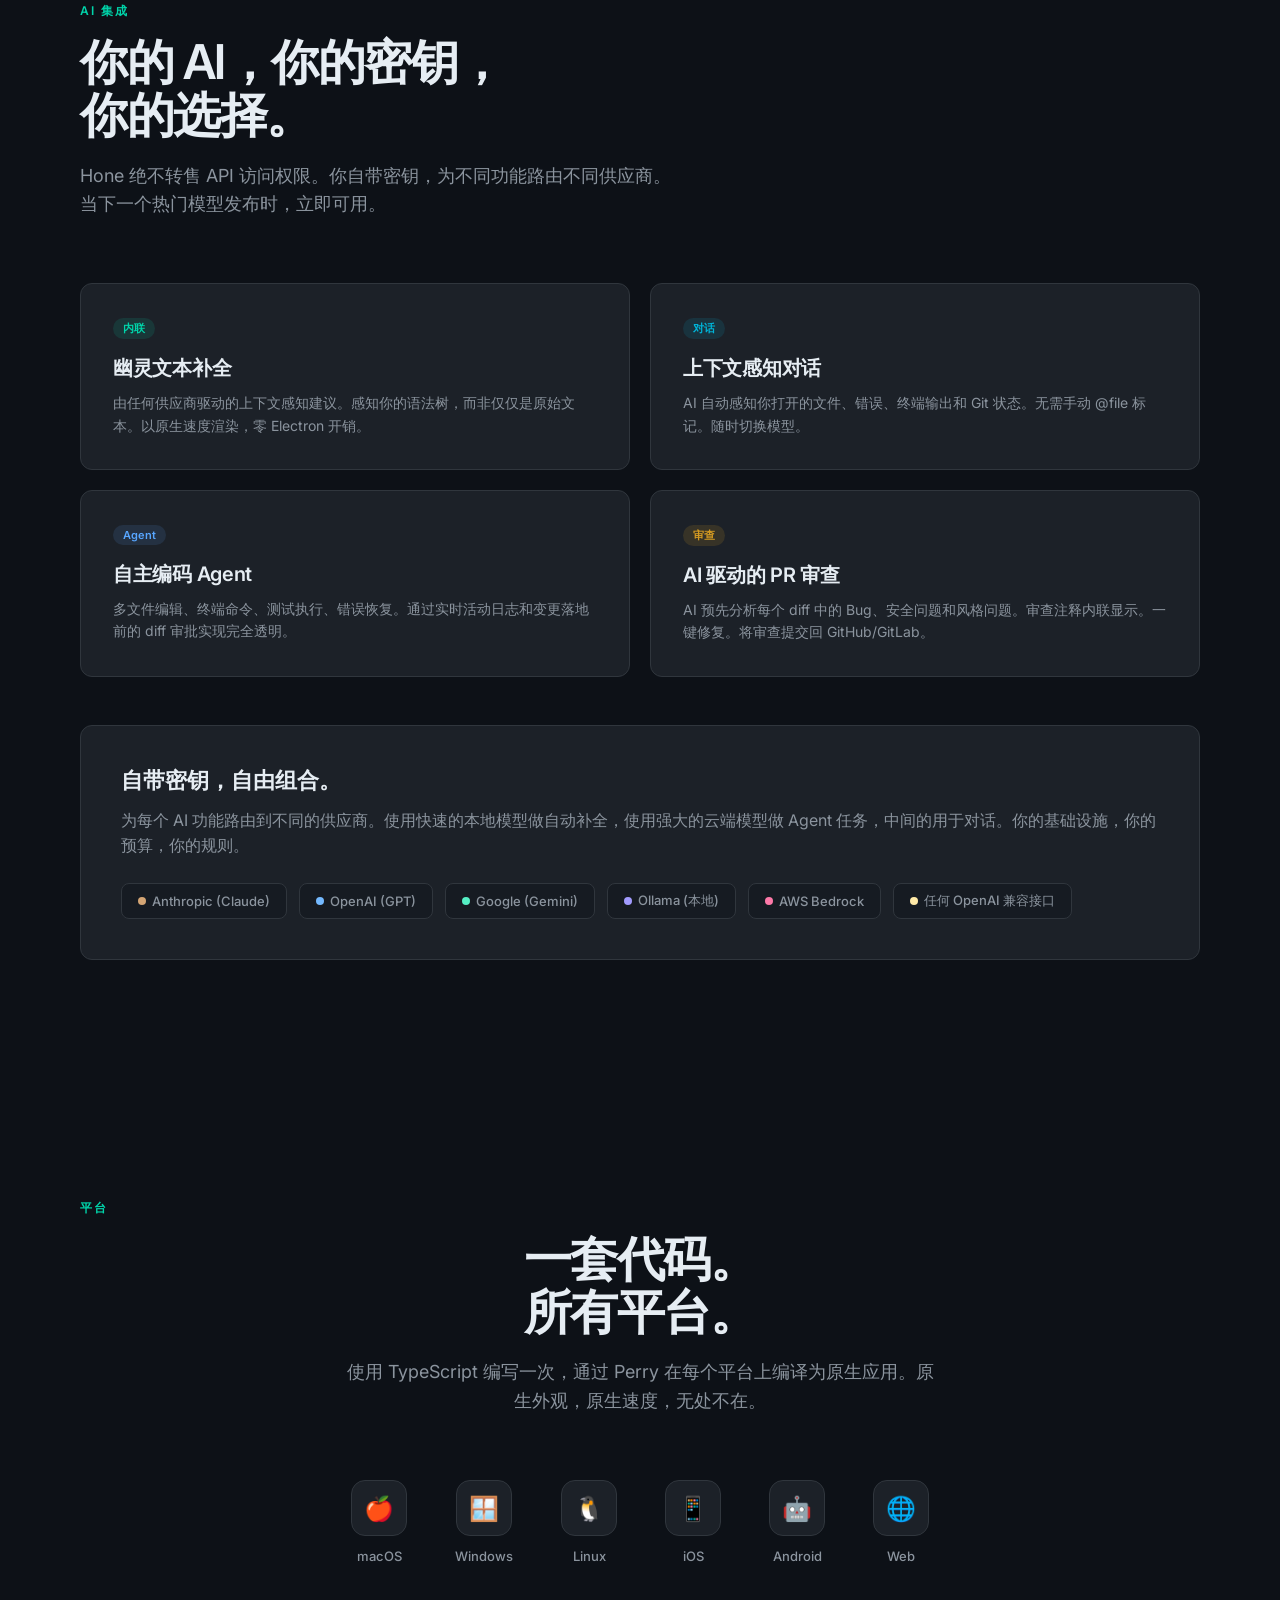
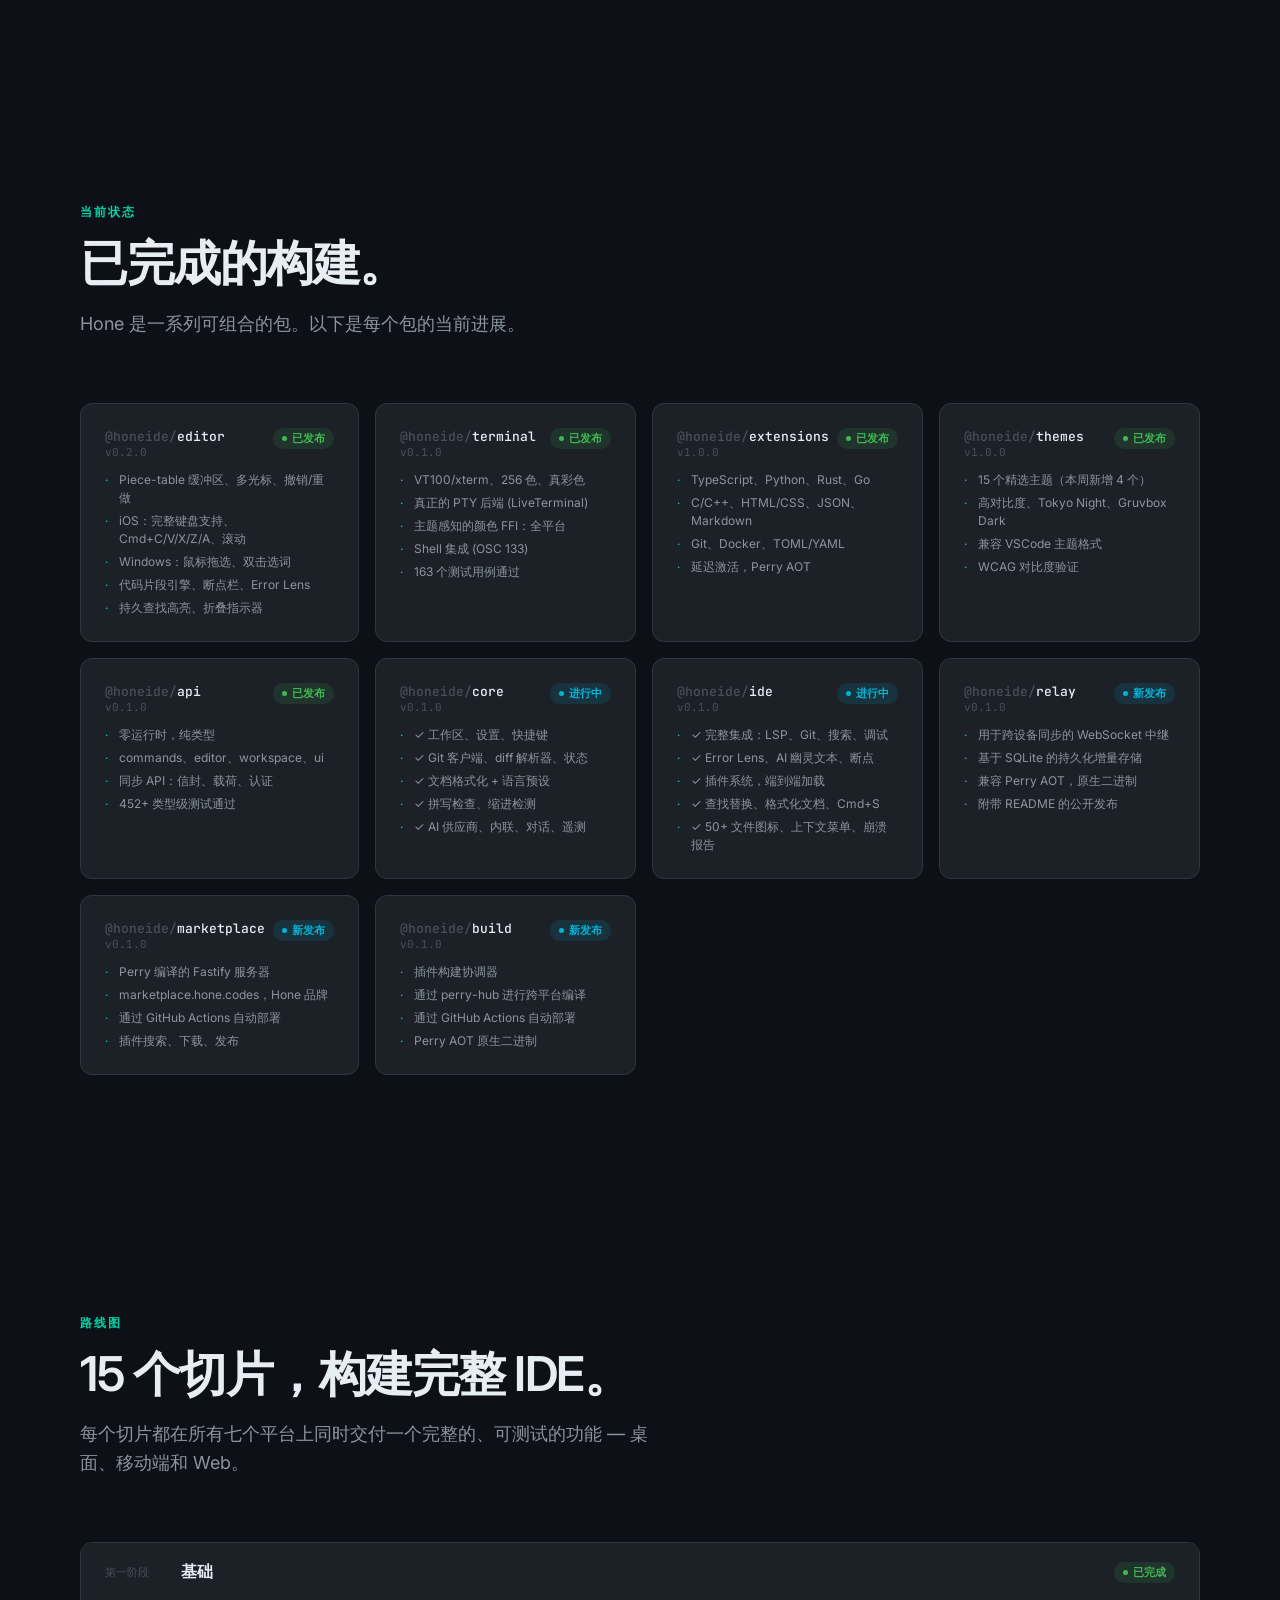
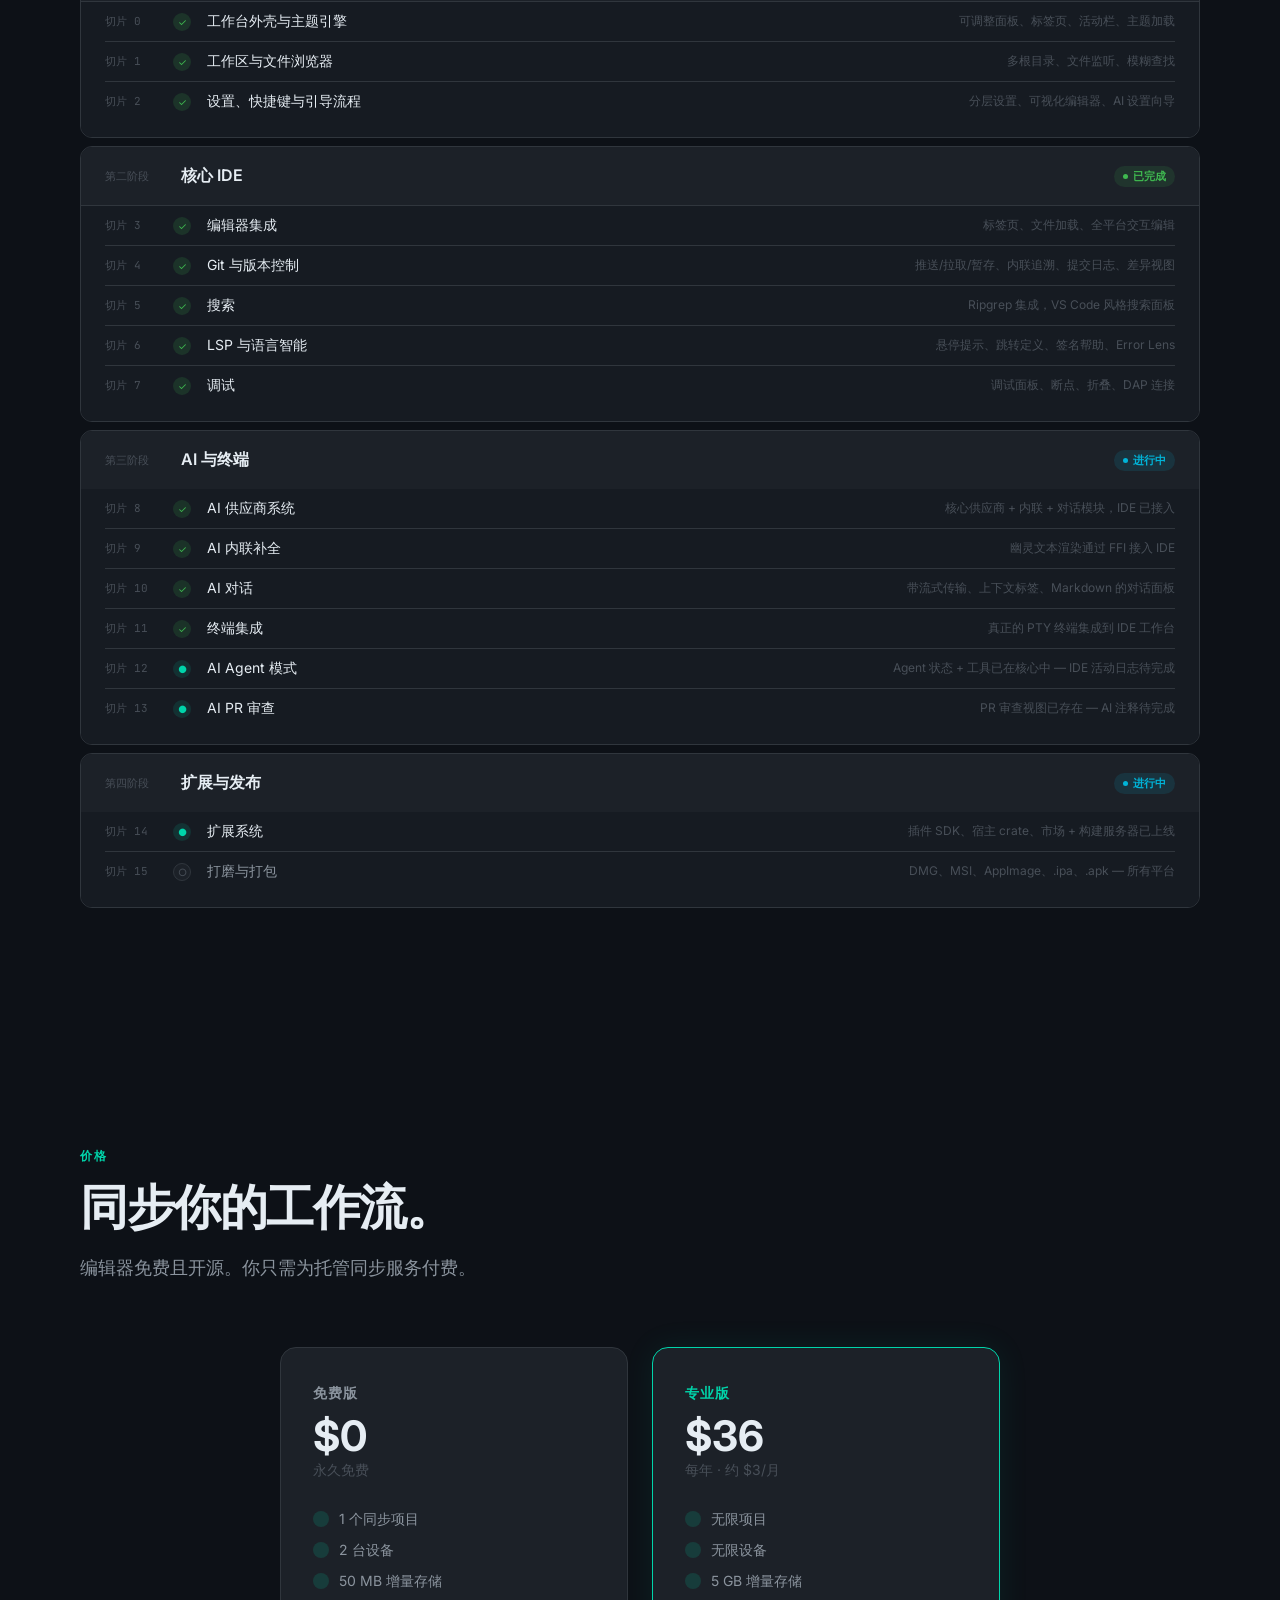
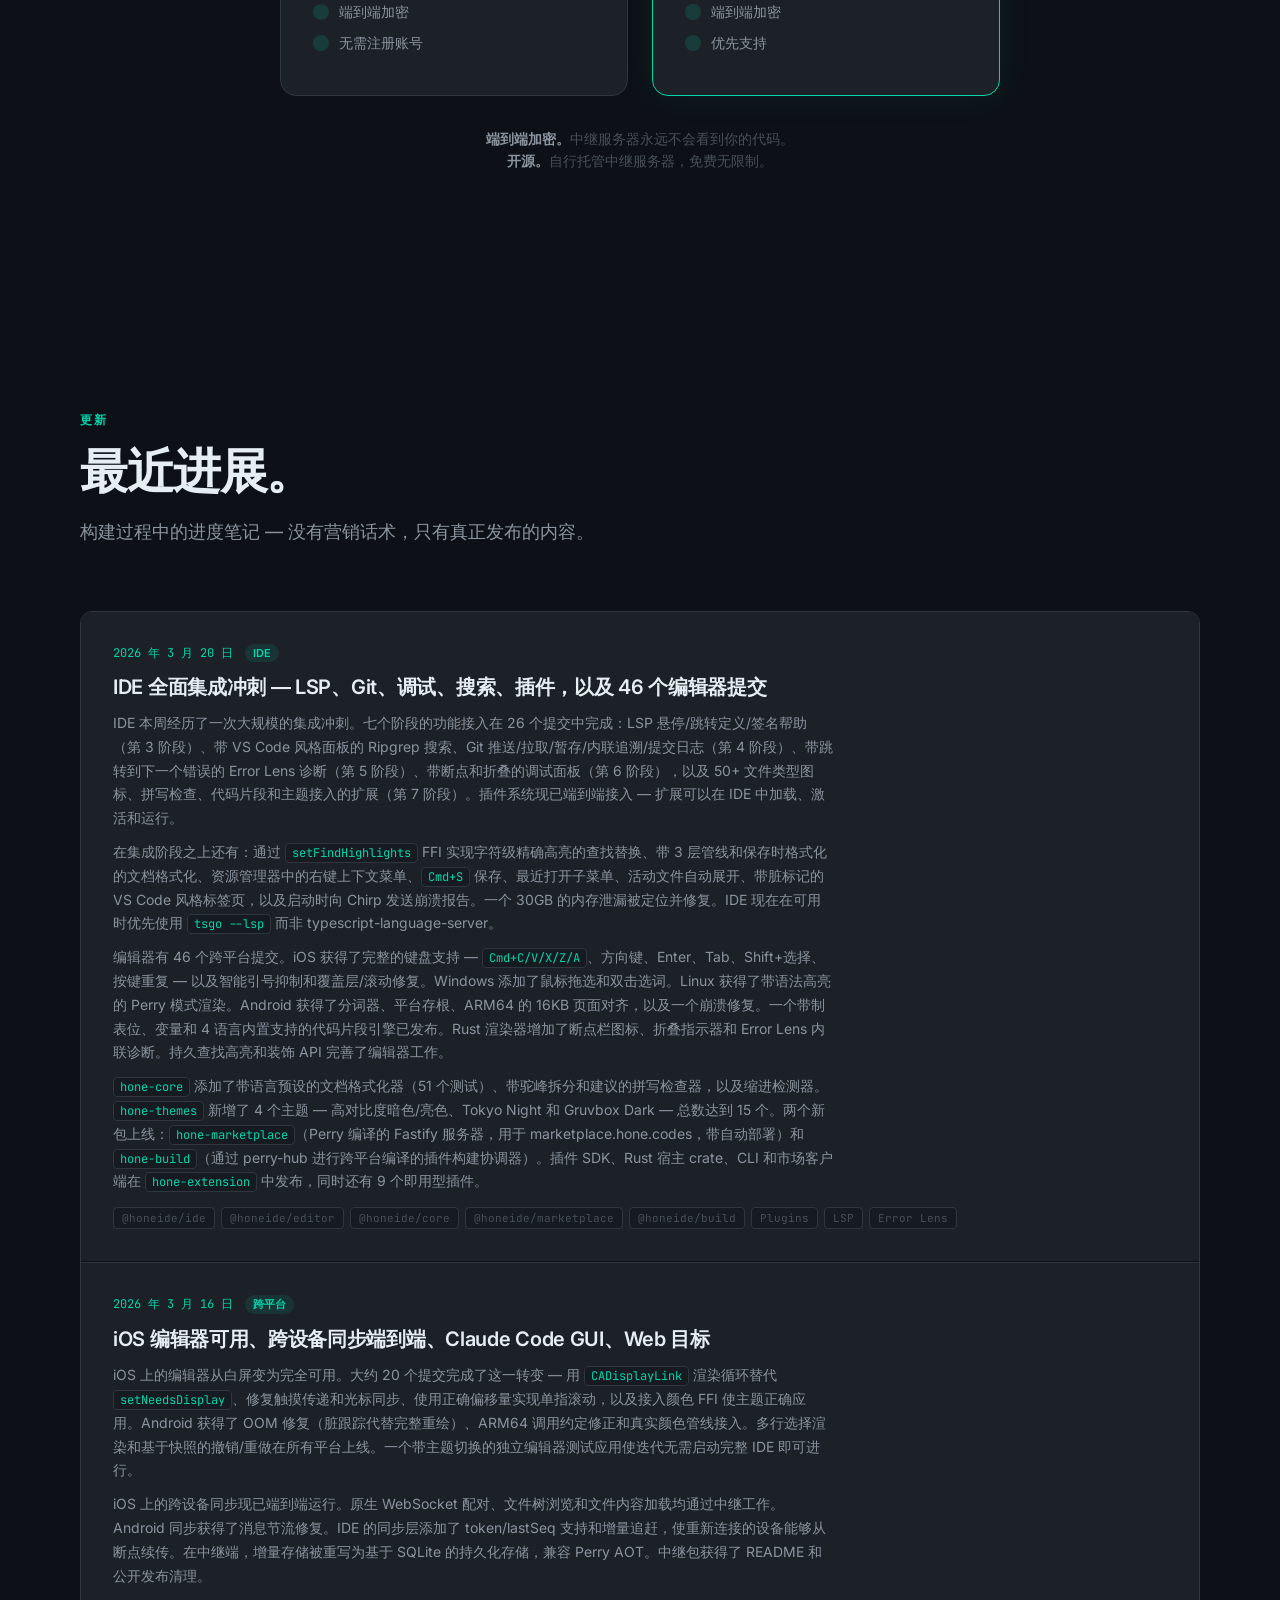
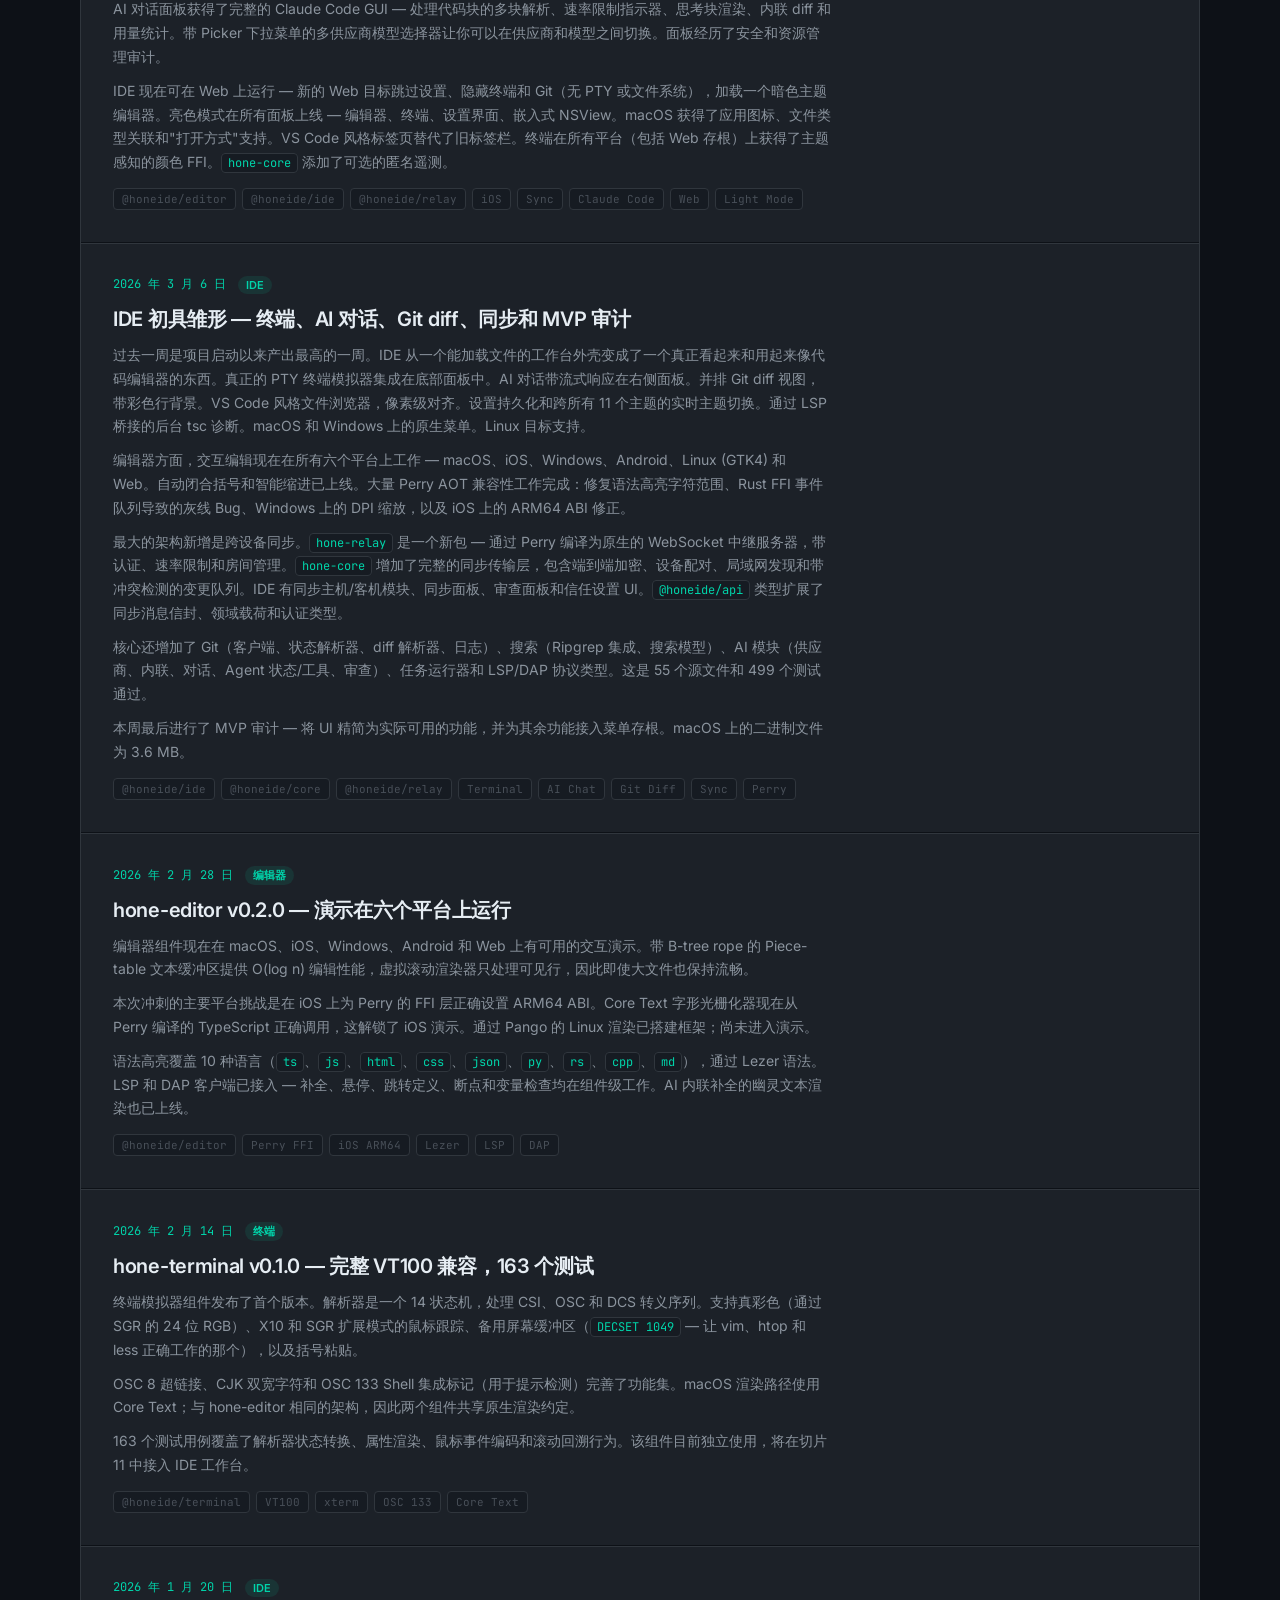
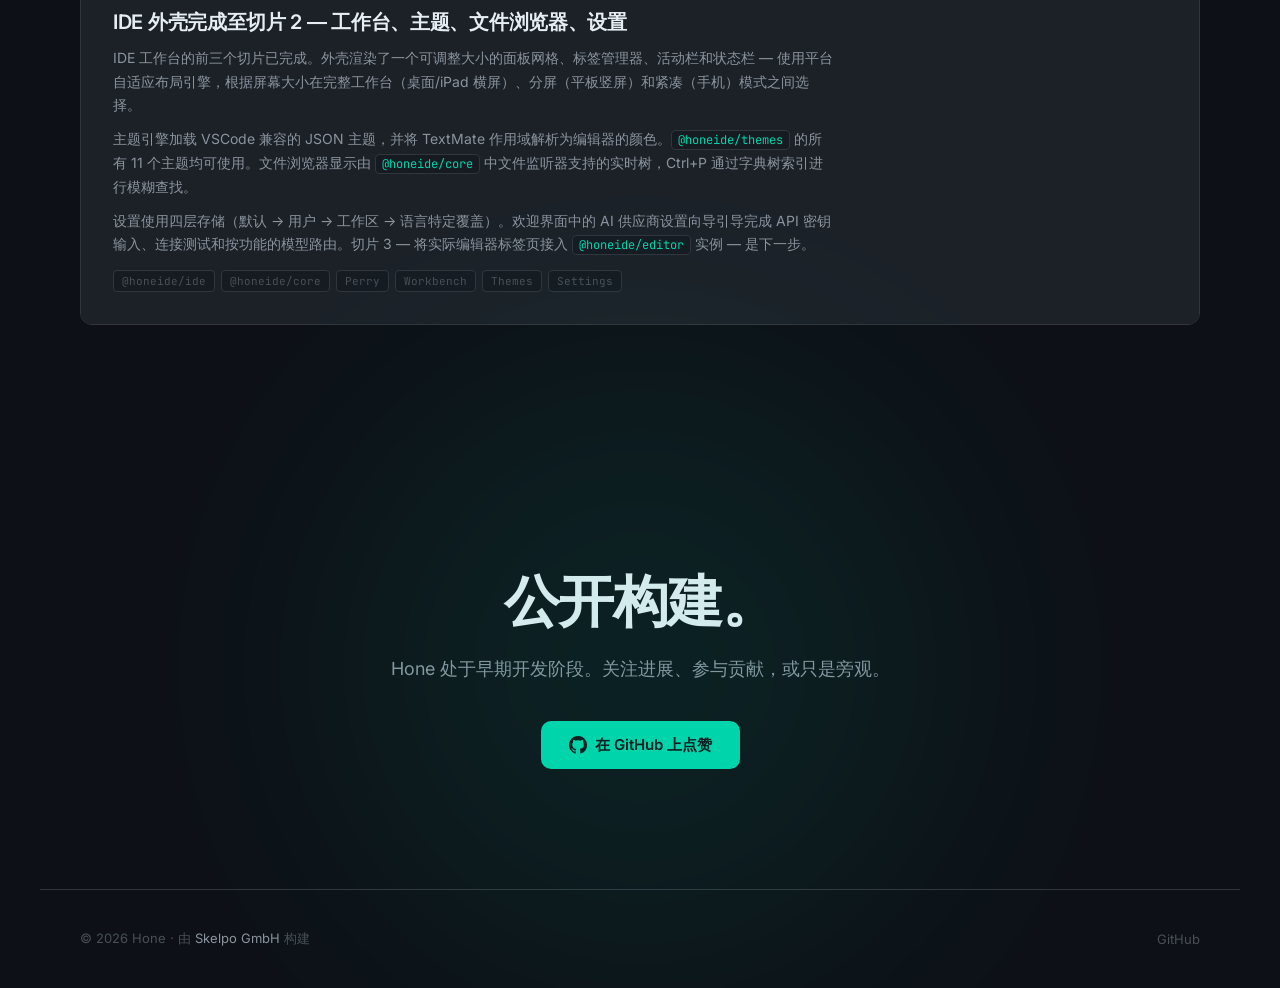
<file: zh-Hans/index.html>
<!DOCTYPE html>
<html lang="zh-Hans">
<head>
    <meta charset="UTF-8">
    <meta name="viewport" content="width=device-width, initial-scale=1.0">
    <title>Hone — 原生打磨你的代码。</title>
    <meta name="description" content="面向所有平台的原生 AI 代码编辑器。使用 TypeScript 编写，通过 Perry 编译为原生二进制。无 Electron，无妥协。">
    <link rel="canonical" href="https://hone.codes/zh-Hans/">
    <meta name="theme-color" content="#0D1117">
    <meta name="author" content="Skelpo GmbH">
    <meta name="robots" content="index, follow">

    <!-- Hreflang -->
    <link rel="alternate" hreflang="en" href="https://hone.codes/">
    <link rel="alternate" hreflang="de" href="https://hone.codes/de/">
    <link rel="alternate" hreflang="ja" href="https://hone.codes/ja/">
    <link rel="alternate" hreflang="zh-Hans" href="https://hone.codes/zh-Hans/">
    <link rel="alternate" hreflang="es" href="https://hone.codes/es/">
    <link rel="alternate" hreflang="fr" href="https://hone.codes/fr/">
    <link rel="alternate" hreflang="pt" href="https://hone.codes/pt/">
    <link rel="alternate" hreflang="ko" href="https://hone.codes/ko/">
    <link rel="alternate" hreflang="it" href="https://hone.codes/it/">
    <link rel="alternate" hreflang="tr" href="https://hone.codes/tr/">
    <link rel="alternate" hreflang="th" href="https://hone.codes/th/">
    <link rel="alternate" hreflang="id" href="https://hone.codes/id/">
    <link rel="alternate" hreflang="vi" href="https://hone.codes/vi/">
    <link rel="alternate" hreflang="x-default" href="https://hone.codes/">

    <!-- Favicon -->
    <link rel="icon" type="image/png" sizes="32x32" href="[data-uri]">

    <!-- Open Graph -->
    <meta property="og:type" content="website">
    <meta property="og:url" content="https://hone.codes/zh-Hans/">
    <meta property="og:title" content="Hone — 原生打磨你的代码。">
    <meta property="og:description" content="面向所有平台的原生 AI 代码编辑器。使用 TypeScript 编写，通过 Perry 编译为原生二进制。无 Electron，无妥协。">
    <meta property="og:image" content="https://hone.codes/og-image.png">
    <meta property="og:image:width" content="1200">
    <meta property="og:image:height" content="630">
    <meta property="og:image:alt" content="Hone — 原生代码编辑器">
    <meta property="og:site_name" content="Hone">

    <!-- Twitter Card -->
    <meta name="twitter:card" content="summary_large_image">
    <meta name="twitter:title" content="Hone — 原生打磨你的代码。">
    <meta name="twitter:description" content="面向所有平台的原生 AI 代码编辑器。使用 TypeScript 编写，通过 Perry 编译为原生二进制。无 Electron，无妥协。">
    <meta name="twitter:image" content="https://hone.codes/og-image.png">

    <!-- Structured Data -->
    <script type="application/ld+json">
    {
        "@context": "https://schema.org",
        "@type": "SoftwareApplication",
        "name": "Hone",
        "description": "面向所有平台的原生 AI 代码编辑器。使用 TypeScript 编写，通过 Perry 编译为原生二进制。",
        "url": "https://hone.codes/zh-Hans/",
        "applicationCategory": "DeveloperApplication",
        "operatingSystem": "macOS, Windows, Linux, iOS, Android, Web",
        "offers": [
            {
                "@type": "Offer",
                "price": "0",
                "priceCurrency": "USD",
                "description": "免费 — 1 个同步项目，2 台设备"
            },
            {
                "@type": "Offer",
                "price": "36",
                "priceCurrency": "USD",
                "description": "专业版 — 无限项目，无限设备",
                "billingIncrement": "P1Y"
            }
        ],
        "author": {
            "@type": "Organization",
            "name": "Skelpo GmbH",
            "url": "https://skelpo.com"
        }
    }
    </script>

    <link rel="preconnect" href="https://fonts.googleapis.com">
    <link rel="preconnect" href="https://fonts.gstatic.com" crossorigin>
    <link href="https://fonts.googleapis.com/css2?family=Inter:wght@400;500;600;700&family=JetBrains+Mono:wght@400;500;700&display=swap" rel="stylesheet">
    <link rel="stylesheet" href="/style.css">
</head>
<body>

<nav>
    <a href="/zh-Hans/" class="nav-logo">
        <div class="nav-logo-icon">
            <svg width="22" height="28" viewBox="0 0 48 56" xmlns="http://www.w3.org/2000/svg">
                <defs>
                    <linearGradient id="nav-mark-grad" x1="0%" y1="0%" x2="100%" y2="100%">
                        <stop offset="0%" stop-color="#00D4AA"/>
                        <stop offset="60%" stop-color="#00B4D8"/>
                        <stop offset="100%" stop-color="#0077B6"/>
                    </linearGradient>
                    <linearGradient id="nav-edge-grad" x1="0%" y1="0%" x2="100%" y2="0%">
                        <stop offset="0%" stop-color="#00FFD0"/>
                        <stop offset="100%" stop-color="#00D4AA"/>
                    </linearGradient>
                    <filter id="nav-glow">
                        <feGaussianBlur stdDeviation="1.5" result="blur"/>
                        <feMerge><feMergeNode in="blur"/><feMergeNode in="SourceGraphic"/></feMerge>
                    </filter>
                </defs>
                <polygon points="24,0 0,28 24,56" fill="#0077B6" opacity="0.65"/>
                <polygon points="24,0 48,28 24,56" fill="url(#nav-mark-grad)"/>
                <line x1="24" y1="0" x2="24" y2="56" stroke="url(#nav-edge-grad)" stroke-width="1.5" filter="url(#nav-glow)" opacity="0.9"/>
                <circle cx="24" cy="0" r="2.5" fill="#00FFD0" opacity="0.85"/>
            </svg>
        </div>
        <span class="nav-logo-text">Hone</span>
    </a>
    <div class="nav-links">
        <a href="#features">功能</a>
        <a href="#ai">AI</a>
        <a href="#status">状态</a>
        <a href="#roadmap">路线图</a>
        <a href="#pricing">价格</a>
        <a href="#updates">更新</a>
        <a href="https://github.com/HoneIDE" target="_blank" class="nav-github">
            <svg viewBox="0 0 16 16"><path d="M8 0C3.58 0 0 3.58 0 8c0 3.54 2.29 6.53 5.47 7.59.4.07.55-.17.55-.38 0-.19-.01-.82-.01-1.49-2.01.37-2.53-.49-2.69-.94-.09-.23-.48-.94-.82-1.13-.28-.15-.68-.52-.01-.53.63-.01 1.08.58 1.23.82.72 1.21 1.87.87 2.33.66.07-.52.28-.87.51-1.07-1.78-.2-3.64-.89-3.64-3.95 0-.87.31-1.59.82-2.15-.08-.2-.36-1.02.08-2.12 0 0 .67-.21 2.2.82.64-.18 1.32-.27 2-.27.68 0 1.36.09 2 .27 1.53-1.04 2.2-.82 2.2-.82.44 1.1.16 1.92.08 2.12.51.56.82 1.27.82 2.15 0 3.07-1.87 3.75-3.65 3.95.29.25.54.73.54 1.48 0 1.07-.01 1.93-.01 2.2 0 .21.15.46.55.38A8.013 8.013 0 0016 8c0-4.42-3.58-8-8-8z"/></svg>
            GitHub
        </a>
        <div class="lang-picker">
            <button class="lang-picker-btn">
                <svg viewBox="0 0 24 24" fill="none" stroke="currentColor" stroke-width="2"><circle cx="12" cy="12" r="10"/><path d="M2 12h20M12 2a15.3 15.3 0 0 1 4 10 15.3 15.3 0 0 1-4 10 15.3 15.3 0 0 1-4-10 15.3 15.3 0 0 1 4-10z"/></svg>
                中文
            </button>
            <div class="lang-dropdown">
                <a href="/">English</a>
                <a href="/de/">Deutsch</a>
                <a href="/ja/">日本語</a>
                <a href="/zh-Hans/" class="active">中文</a>
                <a href="/es/">Español</a>
                <a href="/fr/">Français</a>
                <a href="/pt/">Português</a>
                <a href="/ko/">한국어</a>
                <a href="/it/">Italiano</a>
                <a href="/tr/">Türkçe</a>
                <a href="/th/">ไทย</a>
                <a href="/id/">Indonesia</a>
                <a href="/vi/">Tiếng Việt</a>
            </div>
        </div>
    </div>
</nav>

<!-- ===== HERO ===== -->
<section class="hero">
    <div class="glow-orb green"></div>
    <div class="glow-orb blue"></div>

    <div class="hero-badge">
        <span class="dot"></span>
        公开构建中 — 早期开发阶段
    </div>

    <h1>原生打磨<br><span class="highlight">你的代码。</span></h1>

    <p class="hero-sub">
        面向所有平台的原生 AI 代码编辑器。使用 TypeScript 编写，通过 Perry 编译为原生二进制。无 Electron，无妥协。
    </p>

    <div class="hero-cta">
        <a href="https://github.com/HoneIDE" target="_blank" class="btn btn-primary">
            <svg width="18" height="18" viewBox="0 0 16 16" fill="currentColor"><path d="M8 0C3.58 0 0 3.58 0 8c0 3.54 2.29 6.53 5.47 7.59.4.07.55-.17.55-.38 0-.19-.01-.82-.01-1.49-2.01.37-2.53-.49-2.69-.94-.09-.23-.48-.94-.82-1.13-.28-.15-.68-.52-.01-.53.63-.01 1.08.58 1.23.82.72 1.21 1.87.87 2.33.66.07-.52.28-.87.51-1.07-1.78-.2-3.64-.89-3.64-3.95 0-.87.31-1.59.82-2.15-.08-.2-.36-1.02.08-2.12 0 0 .67-.21 2.2.82.64-.18 1.32-.27 2-.27.68 0 1.36.09 2 .27 1.53-1.04 2.2-.82 2.2-.82.44 1.1.16 1.92.08 2.12.51.56.82 1.27.82 2.15 0 3.07-1.87 3.75-3.65 3.95.29.25.54.73.54 1.48 0 1.07-.01 1.93-.01 2.2 0 .21.15.46.55.38A8.013 8.013 0 0016 8c0-4.42-3.58-8-8-8z"/></svg>
            在 GitHub 上关注
        </a>
        <a href="#features" class="btn btn-secondary">
            了解更多 ↓
        </a>
    </div>

    <!-- Real screenshot -->
    <div class="screenshot-wrapper">
        <img src="/screenshot.png" alt="Hone IDE 在 macOS 上运行 — 文件浏览器、带语法高亮的编辑器、终端和标签页" class="hero-screenshot">
        <p class="screenshot-caption">真实截图。是的，还有一些小瑕疵 — 别忘了，我们正在公开构建。</p>
    </div>
</section>

<!-- ===== FEATURES ===== -->
<section class="section fade-in" id="features">
    <div class="section-label">为什么选择 Hone</div>
    <h2 class="section-title">编辑器该有的一切。<br>不该有的一个都没有。</h2>
    <p class="section-desc">
        使用 TypeScript 从零构建，通过 Perry 编译为原生二进制。每个组件都为性能、模块化和开发者体验而设计。
    </p>

    <div class="features-grid">
        <div class="feature-card">
            <div class="feature-icon">⚡</div>
            <h3>真正的原生</h3>
            <p>无 Electron、无 Chromium、无 V8 运行时。Perry 将 TypeScript 直接编译为原生二进制。体积不到 50MB，内存占用不到 100MB，启动不到一秒。</p>
        </div>
        <div class="feature-card">
            <div class="feature-icon">🧠</div>
            <h3>AI 优先架构</h3>
            <p>AI 不是后来加上去的 — 而是深度融入编辑器核心。AI 能感知你的语法树、错误、Git diff 和终端。深度上下文，而不仅仅是文本。</p>
        </div>
        <div class="feature-card">
            <div class="feature-icon">🔑</div>
            <h3>自带 AI</h3>
            <p>Claude、GPT、Gemini、Ollama 或你公司的私有模型。你的 API 密钥，你的选择。为不同功能混合使用不同供应商，无供应商锁定。</p>
        </div>
        <div class="feature-card">
            <div class="feature-icon">🤖</div>
            <h3>Agent 模式</h3>
            <p>描述你的需求。Agent 会阅读你的代码、规划修改、编辑文件、运行测试并迭代 — 在任何提交之前逐块审批。</p>
        </div>
        <div class="feature-card">
            <div class="feature-icon">🔍</div>
            <h3>原生 PR 审查</h3>
            <p>在编辑器内审查 Pull Request，拥有完整的语法高亮、diff 中的 LSP 智能提示，以及 AI 驱动的注释，在人类之前发现 Bug。</p>
        </div>
        <div class="feature-card">
            <div class="feature-icon">🧩</div>
            <h3>模块化与可组合</h3>
            <p>hone-editor、hone-terminal 和 hone-core 是独立的包。在你自己的应用中使用编辑器组件，或在 Hone 的基础上构建你自己的 IDE。</p>
        </div>
    </div>
</section>

<!-- ===== PERFORMANCE ===== -->
<section class="section fade-in" id="performance">
    <div class="section-label">性能</div>
    <h2 class="section-title">Electron<br>无法企及的数字。</h2>
    <p class="section-desc">
        当你消除浏览器层，一切都会变快。这些是我们的目标 — 我们志在全部达成。
    </p>

    <div class="perf-grid">
        <div class="perf-card">
            <div class="perf-value">&lt;1s</div>
            <div class="perf-label">冷启动</div>
            <div class="perf-compare">对比 3-5s (VSCode)</div>
        </div>
        <div class="perf-card">
            <div class="perf-value">&lt;100</div>
            <div class="perf-label">MB 空闲内存</div>
            <div class="perf-compare">对比 300-500MB (VSCode)</div>
        </div>
        <div class="perf-card">
            <div class="perf-value">&lt;50</div>
            <div class="perf-label">MB 二进制体积</div>
            <div class="perf-compare">对比 ~300MB (VSCode)</div>
        </div>
        <div class="perf-card">
            <div class="perf-value">&lt;10</div>
            <div class="perf-label">ms 按键延迟</div>
            <div class="perf-compare">对比 30-50ms (VSCode)</div>
        </div>
    </div>
</section>

<!-- ===== AI ===== -->
<section class="section fade-in" id="ai">
    <div class="section-label">AI 集成</div>
    <h2 class="section-title">你的 AI，你的密钥，<br>你的选择。</h2>
    <p class="section-desc">
        Hone 绝不转售 API 访问权限。你自带密钥，为不同功能路由不同供应商。当下一个热门模型发布时，立即可用。
    </p>

    <div class="ai-features">
        <div class="ai-feature-card">
            <span class="tag tag-green">内联</span>
            <h3>幽灵文本补全</h3>
            <p>由任何供应商驱动的上下文感知建议。感知你的语法树，而非仅仅是原始文本。以原生速度渲染，零 Electron 开销。</p>
        </div>
        <div class="ai-feature-card">
            <span class="tag tag-blue">对话</span>
            <h3>上下文感知对话</h3>
            <p>AI 自动感知你打开的文件、错误、终端输出和 Git 状态。无需手动 @file 标记。随时切换模型。</p>
        </div>
        <div class="ai-feature-card">
            <span class="tag tag-purple">Agent</span>
            <h3>自主编码 Agent</h3>
            <p>多文件编辑、终端命令、测试执行、错误恢复。通过实时活动日志和变更落地前的 diff 审批实现完全透明。</p>
        </div>
        <div class="ai-feature-card">
            <span class="tag tag-yellow">审查</span>
            <h3>AI 驱动的 PR 审查</h3>
            <p>AI 预先分析每个 diff 中的 Bug、安全问题和风格问题。审查注释内联显示。一键修复。将审查提交回 GitHub/GitLab。</p>
        </div>
    </div>

    <div class="byok-block">
        <h3>自带密钥，自由组合。</h3>
        <p>为每个 AI 功能路由到不同的供应商。使用快速的本地模型做自动补全，使用强大的云端模型做 Agent 任务，中间的用于对话。你的基础设施，你的预算，你的规则。</p>
        <div class="provider-logos">
            <div class="provider-pill"><span class="provider-dot" style="background:#d4a574"></span> Anthropic (Claude)</div>
            <div class="provider-pill"><span class="provider-dot" style="background:#74b9ff"></span> OpenAI (GPT)</div>
            <div class="provider-pill"><span class="provider-dot" style="background:#55efc4"></span> Google (Gemini)</div>
            <div class="provider-pill"><span class="provider-dot" style="background:#a29bfe"></span> Ollama (本地)</div>
            <div class="provider-pill"><span class="provider-dot" style="background:#fd79a8"></span> AWS Bedrock</div>
            <div class="provider-pill"><span class="provider-dot" style="background:#ffeaa7"></span> 任何 OpenAI 兼容接口</div>
        </div>
    </div>
</section>

<!-- ===== PLATFORMS ===== -->
<section class="section fade-in" id="platforms">
    <div class="section-label">平台</div>
    <h2 class="section-title" style="text-align:center;">一套代码。<br>所有平台。</h2>
    <p class="section-desc" style="text-align:center; margin-left:auto; margin-right:auto;">
        使用 TypeScript 编写一次，通过 Perry 在每个平台上编译为原生应用。原生外观，原生速度，无处不在。
    </p>

    <div class="platforms-row">
        <div class="platform-item">
            <div class="platform-icon">🍎</div>
            <span class="platform-label">macOS</span>
        </div>
        <div class="platform-item">
            <div class="platform-icon">🪟</div>
            <span class="platform-label">Windows</span>
        </div>
        <div class="platform-item">
            <div class="platform-icon">🐧</div>
            <span class="platform-label">Linux</span>
        </div>
        <div class="platform-item">
            <div class="platform-icon">📱</div>
            <span class="platform-label">iOS</span>
        </div>
        <div class="platform-item">
            <div class="platform-icon">🤖</div>
            <span class="platform-label">Android</span>
        </div>
        <div class="platform-item">
            <div class="platform-icon">🌐</div>
            <span class="platform-label">Web</span>
        </div>
    </div>
</section>

<!-- ===== STATUS ===== -->
<section class="section fade-in" id="status">
    <div class="section-label">当前状态</div>
    <h2 class="section-title">已完成的构建。</h2>
    <p class="section-desc">
        Hone 是一系列可组合的包。以下是每个包的当前进展。
    </p>

    <div class="status-grid">
        <div class="status-card">
            <div class="status-card-header">
                <div>
                    <div class="pkg-name"><span class="pkg-scope">@honeide/</span>editor</div>
                    <div class="version-tag">v0.2.0</div>
                </div>
                <span class="status-badge badge-done"><span class="badge-dot"></span>已发布</span>
            </div>
            <ul class="status-card-bullets">
                <li>Piece-table 缓冲区、多光标、撤销/重做</li>
                <li>iOS：完整键盘支持、Cmd+C/V/X/Z/A、滚动</li>
                <li>Windows：鼠标拖选、双击选词</li>
                <li>代码片段引擎、断点栏、Error Lens</li>
                <li>持久查找高亮、折叠指示器</li>
            </ul>
        </div>

        <div class="status-card">
            <div class="status-card-header">
                <div>
                    <div class="pkg-name"><span class="pkg-scope">@honeide/</span>terminal</div>
                    <div class="version-tag">v0.1.0</div>
                </div>
                <span class="status-badge badge-done"><span class="badge-dot"></span>已发布</span>
            </div>
            <ul class="status-card-bullets">
                <li>VT100/xterm、256 色、真彩色</li>
                <li>真正的 PTY 后端 (LiveTerminal)</li>
                <li>主题感知的颜色 FFI：全平台</li>
                <li>Shell 集成 (OSC 133)</li>
                <li>163 个测试用例通过</li>
            </ul>
        </div>

        <div class="status-card">
            <div class="status-card-header">
                <div>
                    <div class="pkg-name"><span class="pkg-scope">@honeide/</span>extensions</div>
                    <div class="version-tag">v1.0.0</div>
                </div>
                <span class="status-badge badge-done"><span class="badge-dot"></span>已发布</span>
            </div>
            <ul class="status-card-bullets">
                <li>TypeScript、Python、Rust、Go</li>
                <li>C/C++、HTML/CSS、JSON、Markdown</li>
                <li>Git、Docker、TOML/YAML</li>
                <li>延迟激活，Perry AOT</li>
            </ul>
        </div>

        <div class="status-card">
            <div class="status-card-header">
                <div>
                    <div class="pkg-name"><span class="pkg-scope">@honeide/</span>themes</div>
                    <div class="version-tag">v1.0.0</div>
                </div>
                <span class="status-badge badge-done"><span class="badge-dot"></span>已发布</span>
            </div>
            <ul class="status-card-bullets">
                <li>15 个精选主题（本周新增 4 个）</li>
                <li>高对比度、Tokyo Night、Gruvbox Dark</li>
                <li>兼容 VSCode 主题格式</li>
                <li>WCAG 对比度验证</li>
            </ul>
        </div>

        <div class="status-card">
            <div class="status-card-header">
                <div>
                    <div class="pkg-name"><span class="pkg-scope">@honeide/</span>api</div>
                    <div class="version-tag">v0.1.0</div>
                </div>
                <span class="status-badge badge-done"><span class="badge-dot"></span>已发布</span>
            </div>
            <ul class="status-card-bullets">
                <li>零运行时，纯类型</li>
                <li>commands、editor、workspace、ui</li>
                <li>同步 API：信封、载荷、认证</li>
                <li>452+ 类型级测试通过</li>
            </ul>
        </div>

        <div class="status-card">
            <div class="status-card-header">
                <div>
                    <div class="pkg-name"><span class="pkg-scope">@honeide/</span>core</div>
                    <div class="version-tag">v0.1.0</div>
                </div>
                <span class="status-badge badge-active"><span class="badge-dot"></span>进行中</span>
            </div>
            <ul class="status-card-bullets">
                <li>✓ 工作区、设置、快捷键</li>
                <li>✓ Git 客户端、diff 解析器、状态</li>
                <li>✓ 文档格式化 + 语言预设</li>
                <li>✓ 拼写检查、缩进检测</li>
                <li>✓ AI 供应商、内联、对话、遥测</li>
            </ul>
        </div>

        <div class="status-card">
            <div class="status-card-header">
                <div>
                    <div class="pkg-name"><span class="pkg-scope">@honeide/</span>ide</div>
                    <div class="version-tag">v0.1.0</div>
                </div>
                <span class="status-badge badge-active"><span class="badge-dot"></span>进行中</span>
            </div>
            <ul class="status-card-bullets">
                <li>✓ 完整集成：LSP、Git、搜索、调试</li>
                <li>✓ Error Lens、AI 幽灵文本、断点</li>
                <li>✓ 插件系统，端到端加载</li>
                <li>✓ 查找替换、格式化文档、Cmd+S</li>
                <li>✓ 50+ 文件图标、上下文菜单、崩溃报告</li>
            </ul>
        </div>

        <div class="status-card">
            <div class="status-card-header">
                <div>
                    <div class="pkg-name"><span class="pkg-scope">@honeide/</span>relay</div>
                    <div class="version-tag">v0.1.0</div>
                </div>
                <span class="status-badge badge-active"><span class="badge-dot"></span>新发布</span>
            </div>
            <ul class="status-card-bullets">
                <li>用于跨设备同步的 WebSocket 中继</li>
                <li>基于 SQLite 的持久化增量存储</li>
                <li>兼容 Perry AOT，原生二进制</li>
                <li>附带 README 的公开发布</li>
            </ul>
        </div>

        <div class="status-card">
            <div class="status-card-header">
                <div>
                    <div class="pkg-name"><span class="pkg-scope">@honeide/</span>marketplace</div>
                    <div class="version-tag">v0.1.0</div>
                </div>
                <span class="status-badge badge-active"><span class="badge-dot"></span>新发布</span>
            </div>
            <ul class="status-card-bullets">
                <li>Perry 编译的 Fastify 服务器</li>
                <li>marketplace.hone.codes，Hone 品牌</li>
                <li>通过 GitHub Actions 自动部署</li>
                <li>插件搜索、下载、发布</li>
            </ul>
        </div>

        <div class="status-card">
            <div class="status-card-header">
                <div>
                    <div class="pkg-name"><span class="pkg-scope">@honeide/</span>build</div>
                    <div class="version-tag">v0.1.0</div>
                </div>
                <span class="status-badge badge-active"><span class="badge-dot"></span>新发布</span>
            </div>
            <ul class="status-card-bullets">
                <li>插件构建协调器</li>
                <li>通过 perry-hub 进行跨平台编译</li>
                <li>通过 GitHub Actions 自动部署</li>
                <li>Perry AOT 原生二进制</li>
            </ul>
        </div>
    </div>
</section>

<!-- ===== ROADMAP ===== -->
<section class="section fade-in" id="roadmap">
    <div class="section-label">路线图</div>
    <h2 class="section-title">15 个切片，构建完整 IDE。</h2>
    <p class="section-desc">
        每个切片都在所有七个平台上同时交付一个完整的、可测试的功能 — 桌面、移动端和 Web。
    </p>

    <div class="roadmap-phases">

        <div class="phase-block done">
            <div class="phase-header">
                <span class="phase-number">第一阶段</span>
                <span class="phase-title">基础</span>
                <span class="status-badge badge-done"><span class="badge-dot"></span>已完成</span>
            </div>
            <div class="phase-slices">
                <div class="slice-row">
                    <span class="slice-num">切片 0</span>
                    <span class="slice-check done">✓</span>
                    <span class="slice-name">工作台外壳与主题引擎</span>
                    <span class="slice-detail">可调整面板、标签页、活动栏、主题加载</span>
                </div>
                <div class="slice-row">
                    <span class="slice-num">切片 1</span>
                    <span class="slice-check done">✓</span>
                    <span class="slice-name">工作区与文件浏览器</span>
                    <span class="slice-detail">多根目录、文件监听、模糊查找</span>
                </div>
                <div class="slice-row">
                    <span class="slice-num">切片 2</span>
                    <span class="slice-check done">✓</span>
                    <span class="slice-name">设置、快捷键与引导流程</span>
                    <span class="slice-detail">分层设置、可视化编辑器、AI 设置向导</span>
                </div>
            </div>
        </div>

        <div class="phase-block done">
            <div class="phase-header">
                <span class="phase-number">第二阶段</span>
                <span class="phase-title">核心 IDE</span>
                <span class="status-badge badge-done"><span class="badge-dot"></span>已完成</span>
            </div>
            <div class="phase-slices">
                <div class="slice-row">
                    <span class="slice-num">切片 3</span>
                    <span class="slice-check done">✓</span>
                    <span class="slice-name">编辑器集成</span>
                    <span class="slice-detail">标签页、文件加载、全平台交互编辑</span>
                </div>
                <div class="slice-row">
                    <span class="slice-num">切片 4</span>
                    <span class="slice-check done">✓</span>
                    <span class="slice-name">Git 与版本控制</span>
                    <span class="slice-detail">推送/拉取/暂存、内联追溯、提交日志、差异视图</span>
                </div>
                <div class="slice-row">
                    <span class="slice-num">切片 5</span>
                    <span class="slice-check done">✓</span>
                    <span class="slice-name">搜索</span>
                    <span class="slice-detail">Ripgrep 集成，VS Code 风格搜索面板</span>
                </div>
                <div class="slice-row">
                    <span class="slice-num">切片 6</span>
                    <span class="slice-check done">✓</span>
                    <span class="slice-name">LSP 与语言智能</span>
                    <span class="slice-detail">悬停提示、跳转定义、签名帮助、Error Lens</span>
                </div>
                <div class="slice-row">
                    <span class="slice-num">切片 7</span>
                    <span class="slice-check done">✓</span>
                    <span class="slice-name">调试</span>
                    <span class="slice-detail">调试面板、断点、折叠、DAP 连接</span>
                </div>
            </div>
        </div>

        <div class="phase-block">
            <div class="phase-header">
                <span class="phase-number">第三阶段</span>
                <span class="phase-title">AI 与终端</span>
                <span class="status-badge badge-active"><span class="badge-dot"></span>进行中</span>
            </div>
            <div class="phase-slices">
                <div class="slice-row">
                    <span class="slice-num">切片 8</span>
                    <span class="slice-check done">✓</span>
                    <span class="slice-name">AI 供应商系统</span>
                    <span class="slice-detail">核心供应商 + 内联 + 对话模块，IDE 已接入</span>
                </div>
                <div class="slice-row">
                    <span class="slice-num">切片 9</span>
                    <span class="slice-check done">✓</span>
                    <span class="slice-name">AI 内联补全</span>
                    <span class="slice-detail">幽灵文本渲染通过 FFI 接入 IDE</span>
                </div>
                <div class="slice-row">
                    <span class="slice-num">切片 10</span>
                    <span class="slice-check done">✓</span>
                    <span class="slice-name">AI 对话</span>
                    <span class="slice-detail">带流式传输、上下文标签、Markdown 的对话面板</span>
                </div>
                <div class="slice-row">
                    <span class="slice-num">切片 11</span>
                    <span class="slice-check done">✓</span>
                    <span class="slice-name">终端集成</span>
                    <span class="slice-detail">真正的 PTY 终端集成到 IDE 工作台</span>
                </div>
                <div class="slice-row">
                    <span class="slice-num">切片 12</span>
                    <span class="slice-check active">●</span>
                    <span class="slice-name">AI Agent 模式</span>
                    <span class="slice-detail">Agent 状态 + 工具已在核心中 — IDE 活动日志待完成</span>
                </div>
                <div class="slice-row">
                    <span class="slice-num">切片 13</span>
                    <span class="slice-check active">●</span>
                    <span class="slice-name">AI PR 审查</span>
                    <span class="slice-detail">PR 审查视图已存在 — AI 注释待完成</span>
                </div>
            </div>
        </div>

        <div class="phase-block">
            <div class="phase-header">
                <span class="phase-number">第四阶段</span>
                <span class="phase-title">扩展与发布</span>
                <span class="status-badge badge-active"><span class="badge-dot"></span>进行中</span>
            </div>
            <div class="phase-slices">
                <div class="slice-row">
                    <span class="slice-num">切片 14</span>
                    <span class="slice-check active">●</span>
                    <span class="slice-name">扩展系统</span>
                    <span class="slice-detail">插件 SDK、宿主 crate、市场 + 构建服务器已上线</span>
                </div>
                <div class="slice-row">
                    <span class="slice-num">切片 15</span>
                    <span class="slice-check planned">○</span>
                    <span class="slice-name planned">打磨与打包</span>
                    <span class="slice-detail">DMG、MSI、AppImage、.ipa、.apk — 所有平台</span>
                </div>
            </div>
        </div>

    </div>
</section>

<!-- ===== PRICING ===== -->
<section class="section fade-in" id="pricing">
    <div class="section-label">价格</div>
    <h2 class="section-title">同步你的工作流。</h2>
    <p class="section-desc">
        编辑器免费且开源。你只需为托管同步服务付费。
    </p>

    <div class="pricing-cards">
        <div class="pricing-card">
            <div class="tier-name">免费版</div>
            <div class="price">$0</div>
            <div class="price-period">永久免费</div>
            <ul>
                <li>1 个同步项目</li>
                <li>2 台设备</li>
                <li>50 MB 增量存储</li>
                <li>端到端加密</li>
                <li>无需注册账号</li>
            </ul>
        </div>

        <div class="pricing-card featured">
            <div class="tier-name">专业版</div>
            <div class="price">$36</div>
            <div class="price-period">每年 &middot; 约 $3/月</div>
            <ul>
                <li>无限项目</li>
                <li>无限设备</li>
                <li>5 GB 增量存储</li>
                <li>端到端加密</li>
                <li>优先支持</li>
            </ul>
        </div>
    </div>

    <p class="pricing-note">
        <strong>端到端加密。</strong>中继服务器永远不会看到你的代码。<br>
        <strong>开源。</strong>自行托管中继服务器，免费无限制。
    </p>
</section>

<!-- ===== UPDATES ===== -->
<section class="section fade-in" id="updates">
    <div class="section-label">更新</div>
    <h2 class="section-title">最近进展。</h2>
    <p class="section-desc">
        构建过程中的进度笔记 — 没有营销话术，只有真正发布的内容。
    </p>

    <div class="updates-feed">

        <div class="update-post">
            <div class="update-meta">
                <span class="update-date">2026 年 3 月 20 日</span>
                <span class="update-tag">IDE</span>
            </div>
            <div class="update-title">IDE 全面集成冲刺 — LSP、Git、调试、搜索、插件，以及 46 个编辑器提交</div>
            <div class="update-body">
                <p>IDE 本周经历了一次大规模的集成冲刺。七个阶段的功能接入在 26 个提交中完成：LSP 悬停/跳转定义/签名帮助（第 3 阶段）、带 VS Code 风格面板的 Ripgrep 搜索、Git 推送/拉取/暂存/内联追溯/提交日志（第 4 阶段）、带跳转到下一个错误的 Error Lens 诊断（第 5 阶段）、带断点和折叠的调试面板（第 6 阶段），以及 50+ 文件类型图标、拼写检查、代码片段和主题接入的扩展（第 7 阶段）。插件系统现已端到端接入 — 扩展可以在 IDE 中加载、激活和运行。</p>
                <p style="margin-top: 10px;">在集成阶段之上还有：通过 <code>setFindHighlights</code> FFI 实现字符级精确高亮的查找替换、带 3 层管线和保存时格式化的文档格式化、资源管理器中的右键上下文菜单、<code>Cmd+S</code> 保存、最近打开子菜单、活动文件自动展开、带脏标记的 VS Code 风格标签页，以及启动时向 Chirp 发送崩溃报告。一个 30GB 的内存泄漏被定位并修复。IDE 现在在可用时优先使用 <code>tsgo --lsp</code> 而非 typescript-language-server。</p>
                <p style="margin-top: 10px;">编辑器有 46 个跨平台提交。iOS 获得了完整的键盘支持 — <code>Cmd+C/V/X/Z/A</code>、方向键、Enter、Tab、Shift+选择、按键重复 — 以及智能引号抑制和覆盖层/滚动修复。Windows 添加了鼠标拖选和双击选词。Linux 获得了带语法高亮的 Perry 模式渲染。Android 获得了分词器、平台存根、ARM64 的 16KB 页面对齐，以及一个崩溃修复。一个带制表位、变量和 4 语言内置支持的代码片段引擎已发布。Rust 渲染器增加了断点栏图标、折叠指示器和 Error Lens 内联诊断。持久查找高亮和装饰 API 完善了编辑器工作。</p>
                <p style="margin-top: 10px;"><code>hone-core</code> 添加了带语言预设的文档格式化器（51 个测试）、带驼峰拆分和建议的拼写检查器，以及缩进检测器。<code>hone-themes</code> 新增了 4 个主题 — 高对比度暗色/亮色、Tokyo Night 和 Gruvbox Dark — 总数达到 15 个。两个新包上线：<code>hone-marketplace</code>（Perry 编译的 Fastify 服务器，用于 marketplace.hone.codes，带自动部署）和 <code>hone-build</code>（通过 perry-hub 进行跨平台编译的插件构建协调器）。插件 SDK、Rust 宿主 crate、CLI 和市场客户端在 <code>hone-extension</code> 中发布，同时还有 9 个即用型插件。</p>
            </div>
            <div class="update-chips">
                <span class="update-chip">@honeide/ide</span>
                <span class="update-chip">@honeide/editor</span>
                <span class="update-chip">@honeide/core</span>
                <span class="update-chip">@honeide/marketplace</span>
                <span class="update-chip">@honeide/build</span>
                <span class="update-chip">Plugins</span>
                <span class="update-chip">LSP</span>
                <span class="update-chip">Error Lens</span>
            </div>
        </div>

        <div class="update-post">
            <div class="update-meta">
                <span class="update-date">2026 年 3 月 16 日</span>
                <span class="update-tag">跨平台</span>
            </div>
            <div class="update-title">iOS 编辑器可用、跨设备同步端到端、Claude Code GUI、Web 目标</div>
            <div class="update-body">
                <p>iOS 上的编辑器从白屏变为完全可用。大约 20 个提交完成了这一转变 — 用 <code>CADisplayLink</code> 渲染循环替代 <code>setNeedsDisplay</code>、修复触摸传递和光标同步、使用正确偏移量实现单指滚动，以及接入颜色 FFI 使主题正确应用。Android 获得了 OOM 修复（脏跟踪代替完整重绘）、ARM64 调用约定修正和真实颜色管线接入。多行选择渲染和基于快照的撤销/重做在所有平台上线。一个带主题切换的独立编辑器测试应用使迭代无需启动完整 IDE 即可进行。</p>
                <p style="margin-top: 10px;">iOS 上的跨设备同步现已端到端运行。原生 WebSocket 配对、文件树浏览和文件内容加载均通过中继工作。Android 同步获得了消息节流修复。IDE 的同步层添加了 token/lastSeq 支持和增量追赶，使重新连接的设备能够从断点续传。在中继端，增量存储被重写为基于 SQLite 的持久化存储，兼容 Perry AOT。中继包获得了 README 和公开发布清理。</p>
                <p style="margin-top: 10px;">AI 对话面板获得了完整的 Claude Code GUI — 处理代码块的多块解析、速率限制指示器、思考块渲染、内联 diff 和用量统计。带 Picker 下拉菜单的多供应商模型选择器让你可以在供应商和模型之间切换。面板经历了安全和资源管理审计。</p>
                <p style="margin-top: 10px;">IDE 现在可在 Web 上运行 — 新的 Web 目标跳过设置、隐藏终端和 Git（无 PTY 或文件系统），加载一个暗色主题编辑器。亮色模式在所有面板上线 — 编辑器、终端、设置界面、嵌入式 NSView。macOS 获得了应用图标、文件类型关联和"打开方式"支持。VS Code 风格标签页替代了旧标签栏。终端在所有平台（包括 Web 存根）上获得了主题感知的颜色 FFI。<code>hone-core</code> 添加了可选的匿名遥测。</p>
            </div>
            <div class="update-chips">
                <span class="update-chip">@honeide/editor</span>
                <span class="update-chip">@honeide/ide</span>
                <span class="update-chip">@honeide/relay</span>
                <span class="update-chip">iOS</span>
                <span class="update-chip">Sync</span>
                <span class="update-chip">Claude Code</span>
                <span class="update-chip">Web</span>
                <span class="update-chip">Light Mode</span>
            </div>
        </div>

        <div class="update-post">
            <div class="update-meta">
                <span class="update-date">2026 年 3 月 6 日</span>
                <span class="update-tag">IDE</span>
            </div>
            <div class="update-title">IDE 初具雏形 — 终端、AI 对话、Git diff、同步和 MVP 审计</div>
            <div class="update-body">
                <p>过去一周是项目启动以来产出最高的一周。IDE 从一个能加载文件的工作台外壳变成了一个真正看起来和用起来像代码编辑器的东西。真正的 PTY 终端模拟器集成在底部面板中。AI 对话带流式响应在右侧面板。并排 Git diff 视图，带彩色行背景。VS Code 风格文件浏览器，像素级对齐。设置持久化和跨所有 11 个主题的实时主题切换。通过 LSP 桥接的后台 tsc 诊断。macOS 和 Windows 上的原生菜单。Linux 目标支持。</p>
                <p style="margin-top: 10px;">编辑器方面，交互编辑现在在所有六个平台上工作 — macOS、iOS、Windows、Android、Linux (GTK4) 和 Web。自动闭合括号和智能缩进已上线。大量 Perry AOT 兼容性工作完成：修复语法高亮字符范围、Rust FFI 事件队列导致的灰线 Bug、Windows 上的 DPI 缩放，以及 iOS 上的 ARM64 ABI 修正。</p>
                <p style="margin-top: 10px;">最大的架构新增是跨设备同步。<code>hone-relay</code> 是一个新包 — 通过 Perry 编译为原生的 WebSocket 中继服务器，带认证、速率限制和房间管理。<code>hone-core</code> 增加了完整的同步传输层，包含端到端加密、设备配对、局域网发现和带冲突检测的变更队列。IDE 有同步主机/客机模块、同步面板、审查面板和信任设置 UI。<code>@honeide/api</code> 类型扩展了同步消息信封、领域载荷和认证类型。</p>
                <p style="margin-top: 10px;">核心还增加了 Git（客户端、状态解析器、diff 解析器、日志）、搜索（Ripgrep 集成、搜索模型）、AI 模块（供应商、内联、对话、Agent 状态/工具、审查）、任务运行器和 LSP/DAP 协议类型。这是 55 个源文件和 499 个测试通过。</p>
                <p style="margin-top: 10px;">本周最后进行了 MVP 审计 — 将 UI 精简为实际可用的功能，并为其余功能接入菜单存根。macOS 上的二进制文件为 3.6 MB。</p>
            </div>
            <div class="update-chips">
                <span class="update-chip">@honeide/ide</span>
                <span class="update-chip">@honeide/core</span>
                <span class="update-chip">@honeide/relay</span>
                <span class="update-chip">Terminal</span>
                <span class="update-chip">AI Chat</span>
                <span class="update-chip">Git Diff</span>
                <span class="update-chip">Sync</span>
                <span class="update-chip">Perry</span>
            </div>
        </div>

        <div class="update-post">
            <div class="update-meta">
                <span class="update-date">2026 年 2 月 28 日</span>
                <span class="update-tag">编辑器</span>
            </div>
            <div class="update-title">hone-editor v0.2.0 — 演示在六个平台上运行</div>
            <div class="update-body">
                <p>编辑器组件现在在 macOS、iOS、Windows、Android 和 Web 上有可用的交互演示。带 B-tree rope 的 Piece-table 文本缓冲区提供 O(log n) 编辑性能，虚拟滚动渲染器只处理可见行，因此即使大文件也保持流畅。</p>
                <p style="margin-top: 10px;">本次冲刺的主要平台挑战是在 iOS 上为 Perry 的 FFI 层正确设置 ARM64 ABI。Core Text 字形光栅化器现在从 Perry 编译的 TypeScript 正确调用，这解锁了 iOS 演示。通过 Pango 的 Linux 渲染已搭建框架；尚未进入演示。</p>
                <p style="margin-top: 10px;">语法高亮覆盖 10 种语言（<code>ts</code>、<code>js</code>、<code>html</code>、<code>css</code>、<code>json</code>、<code>py</code>、<code>rs</code>、<code>cpp</code>、<code>md</code>），通过 Lezer 语法。LSP 和 DAP 客户端已接入 — 补全、悬停、跳转定义、断点和变量检查均在组件级工作。AI 内联补全的幽灵文本渲染也已上线。</p>
            </div>
            <div class="update-chips">
                <span class="update-chip">@honeide/editor</span>
                <span class="update-chip">Perry FFI</span>
                <span class="update-chip">iOS ARM64</span>
                <span class="update-chip">Lezer</span>
                <span class="update-chip">LSP</span>
                <span class="update-chip">DAP</span>
            </div>
        </div>

        <div class="update-post">
            <div class="update-meta">
                <span class="update-date">2026 年 2 月 14 日</span>
                <span class="update-tag">终端</span>
            </div>
            <div class="update-title">hone-terminal v0.1.0 — 完整 VT100 兼容，163 个测试</div>
            <div class="update-body">
                <p>终端模拟器组件发布了首个版本。解析器是一个 14 状态机，处理 CSI、OSC 和 DCS 转义序列。支持真彩色（通过 SGR 的 24 位 RGB）、X10 和 SGR 扩展模式的鼠标跟踪、备用屏幕缓冲区（<code>DECSET 1049</code> — 让 vim、htop 和 less 正确工作的那个），以及括号粘贴。</p>
                <p style="margin-top: 10px;">OSC 8 超链接、CJK 双宽字符和 OSC 133 Shell 集成标记（用于提示检测）完善了功能集。macOS 渲染路径使用 Core Text；与 hone-editor 相同的架构，因此两个组件共享原生渲染约定。</p>
                <p style="margin-top: 10px;">163 个测试用例覆盖了解析器状态转换、属性渲染、鼠标事件编码和滚动回溯行为。该组件目前独立使用，将在切片 11 中接入 IDE 工作台。</p>
            </div>
            <div class="update-chips">
                <span class="update-chip">@honeide/terminal</span>
                <span class="update-chip">VT100</span>
                <span class="update-chip">xterm</span>
                <span class="update-chip">OSC 133</span>
                <span class="update-chip">Core Text</span>
            </div>
        </div>

        <div class="update-post">
            <div class="update-meta">
                <span class="update-date">2026 年 1 月 20 日</span>
                <span class="update-tag">IDE</span>
            </div>
            <div class="update-title">IDE 外壳完成至切片 2 — 工作台、主题、文件浏览器、设置</div>
            <div class="update-body">
                <p>IDE 工作台的前三个切片已完成。外壳渲染了一个可调整大小的面板网格、标签管理器、活动栏和状态栏 — 使用平台自适应布局引擎，根据屏幕大小在完整工作台（桌面/iPad 横屏）、分屏（平板竖屏）和紧凑（手机）模式之间选择。</p>
                <p style="margin-top: 10px;">主题引擎加载 VSCode 兼容的 JSON 主题，并将 TextMate 作用域解析为编辑器的颜色。<code>@honeide/themes</code> 的所有 11 个主题均可使用。文件浏览器显示由 <code>@honeide/core</code> 中文件监听器支持的实时树，Ctrl+P 通过字典树索引进行模糊查找。</p>
                <p style="margin-top: 10px;">设置使用四层存储（默认 → 用户 → 工作区 → 语言特定覆盖）。欢迎界面中的 AI 供应商设置向导引导完成 API 密钥输入、连接测试和按功能的模型路由。切片 3 — 将实际编辑器标签页接入 <code>@honeide/editor</code> 实例 — 是下一步。</p>
            </div>
            <div class="update-chips">
                <span class="update-chip">@honeide/ide</span>
                <span class="update-chip">@honeide/core</span>
                <span class="update-chip">Perry</span>
                <span class="update-chip">Workbench</span>
                <span class="update-chip">Themes</span>
                <span class="update-chip">Settings</span>
            </div>
        </div>

    </div>
</section>

<!-- ===== CTA ===== -->
<section class="cta-section fade-in">
    <div class="glow-orb green"></div>
    <h2>公开构建。</h2>
    <p>Hone 处于早期开发阶段。关注进展、参与贡献，或只是旁观。</p>
    <div style="display:flex; gap:16px; justify-content:center; flex-wrap:wrap;">
        <a href="https://github.com/HoneIDE" target="_blank" class="btn btn-primary">
            <svg width="18" height="18" viewBox="0 0 16 16" fill="currentColor"><path d="M8 0C3.58 0 0 3.58 0 8c0 3.54 2.29 6.53 5.47 7.59.4.07.55-.17.55-.38 0-.19-.01-.82-.01-1.49-2.01.37-2.53-.49-2.69-.94-.09-.23-.48-.94-.82-1.13-.28-.15-.68-.52-.01-.53.63-.01 1.08.58 1.23.82.72 1.21 1.87.87 2.33.66.07-.52.28-.87.51-1.07-1.78-.2-3.64-.89-3.64-3.95 0-.87.31-1.59.82-2.15-.08-.2-.36-1.02.08-2.12 0 0 .67-.21 2.2.82.64-.18 1.32-.27 2-.27.68 0 1.36.09 2 .27 1.53-1.04 2.2-.82 2.2-.82.44 1.1.16 1.92.08 2.12.51.56.82 1.27.82 2.15 0 3.07-1.87 3.75-3.65 3.95.29.25.54.73.54 1.48 0 1.07-.01 1.93-.01 2.2 0 .21.15.46.55.38A8.013 8.013 0 0016 8c0-4.42-3.58-8-8-8z"/></svg>
            在 GitHub 上点赞
        </a>
    </div>
</section>

<footer>
    <div class="footer-left">
        © 2026 Hone · 由 <a href="https://skelpo.com" target="_blank">Skelpo GmbH</a> 构建
    </div>
    <div class="footer-links">
        <a href="https://github.com/HoneIDE" target="_blank">GitHub</a>
    </div>
</footer>

<script>
    // Intersection Observer for fade-in animations
    const observer = new IntersectionObserver((entries) => {
        entries.forEach(entry => {
            if (entry.isIntersecting) {
                entry.target.classList.add('visible');
            }
        });
    }, { threshold: 0.1 });

    document.querySelectorAll('.fade-in').forEach(el => observer.observe(el));
</script>

</body>
</html>
</file>
<file: style.css>
:root {
    --bg-primary: #0D1117;
    --bg-secondary: #161B22;
    --bg-card: #1C2128;
    --bg-card-hover: #21272E;
    --border: #30363D;
    --border-accent: #484F58;
    --text-primary: #E6EDF3;
    --text-secondary: #8B949E;
    --text-muted: #484F58;
    --accent: #00D4AA;
    --accent-glow: rgba(0, 212, 170, 0.12);
    --accent-dim: #0077B6;
    --accent-secondary: #00B4D8;
    --red: #F85149;
    --yellow: #D29922;
    --purple: #58A6FF;
    --font-display: 'Inter', 'SF Pro Text', system-ui, sans-serif;
    --font-mono: 'JetBrains Mono', monospace;
}

* {
    margin: 0;
    padding: 0;
    box-sizing: border-box;
}

html {
    scroll-behavior: smooth;
}

body {
    font-family: var(--font-display);
    background: var(--bg-primary);
    color: var(--text-primary);
    overflow-x: hidden;
    -webkit-font-smoothing: antialiased;
}

/* === NOISE OVERLAY === */
body::before {
    content: '';
    position: fixed;
    top: 0;
    left: 0;
    width: 100%;
    height: 100%;
    background-image: url("data:image/svg+xml,%3Csvg viewBox='0 0 256 256' xmlns='http://www.w3.org/2000/svg'%3E%3Cfilter id='n'%3E%3CfeTurbulence type='fractalNoise' baseFrequency='0.9' numOctaves='4' stitchTiles='stitch'/%3E%3C/filter%3E%3Crect width='100%25' height='100%25' filter='url(%23n)' opacity='0.03'/%3E%3C/svg%3E");
    pointer-events: none;
    z-index: 9999;
}

/* === GLOW ORB === */
.glow-orb {
    position: absolute;
    width: 600px;
    height: 600px;
    border-radius: 50%;
    filter: blur(120px);
    opacity: 0.12;
    pointer-events: none;
}

.glow-orb.green {
    background: var(--accent);
    top: -200px;
    right: 10%;
}

.glow-orb.blue {
    background: var(--accent-secondary);
    top: 200px;
    left: -10%;
    opacity: 0.08;
}

/* === NAV === */
nav {
    position: fixed;
    top: 0;
    left: 0;
    right: 0;
    z-index: 100;
    padding: 20px 40px;
    display: flex;
    align-items: center;
    justify-content: space-between;
    background: rgba(13, 17, 23, 0.85);
    backdrop-filter: blur(20px);
    border-bottom: 1px solid var(--border);
}

.nav-logo {
    display: flex;
    align-items: center;
    gap: 10px;
    text-decoration: none;
}

.nav-logo-icon {
    display: flex;
    align-items: center;
}

.nav-logo-text {
    font-family: var(--font-display);
    font-weight: 700;
    font-size: 20px;
    color: var(--text-primary);
    letter-spacing: -0.5px;
}

.nav-links {
    display: flex;
    align-items: center;
    gap: 32px;
}

.nav-links a {
    color: var(--text-secondary);
    text-decoration: none;
    font-size: 14px;
    font-weight: 500;
    transition: color 0.2s;
}

.nav-links a:hover {
    color: var(--text-primary);
}

.nav-github {
    display: flex;
    align-items: center;
    gap: 8px;
    padding: 8px 16px;
    border: 1px solid var(--border);
    border-radius: 8px;
    color: var(--text-primary) !important;
    transition: all 0.2s;
}

.nav-github:hover {
    border-color: var(--accent);
    background: var(--accent-glow);
}

.nav-github svg {
    width: 18px;
    height: 18px;
    fill: currentColor;
}

/* === HERO === */
.hero {
    position: relative;
    min-height: 100vh;
    display: flex;
    flex-direction: column;
    align-items: center;
    justify-content: center;
    padding: 140px 40px 80px;
    text-align: center;
    overflow: hidden;
}

.hero-badge {
    display: inline-flex;
    align-items: center;
    gap: 8px;
    padding: 6px 16px;
    background: var(--bg-card);
    border: 1px solid var(--border);
    border-radius: 100px;
    font-size: 13px;
    color: var(--text-secondary);
    margin-bottom: 32px;
    animation: fadeInUp 0.6s ease-out;
}

.hero-badge .dot {
    width: 6px;
    height: 6px;
    border-radius: 50%;
    background: var(--accent);
    animation: pulse 2s infinite;
}

@keyframes pulse {
    0%, 100% { opacity: 1; }
    50% { opacity: 0.4; }
}

.hero h1 {
    font-size: clamp(48px, 8vw, 96px);
    font-weight: 600;
    line-height: 1.05;
    letter-spacing: -2px;
    max-width: 900px;
    animation: fadeInUp 0.6s ease-out 0.1s both;
}

.hero h1 .highlight {
    background: linear-gradient(135deg, #00D4AA 0%, #00B4D8 50%, #0077B6 100%);
    -webkit-background-clip: text;
    -webkit-text-fill-color: transparent;
    background-clip: text;
}

.hero-sub {
    font-size: clamp(16px, 2vw, 20px);
    color: var(--text-secondary);
    max-width: 600px;
    line-height: 1.6;
    margin-top: 24px;
    font-weight: 400;
    animation: fadeInUp 0.6s ease-out 0.2s both;
}

.hero-cta {
    display: flex;
    gap: 16px;
    margin-top: 48px;
    animation: fadeInUp 0.6s ease-out 0.3s both;
}

.btn {
    display: inline-flex;
    align-items: center;
    gap: 8px;
    padding: 14px 28px;
    border-radius: 10px;
    font-family: var(--font-display);
    font-size: 15px;
    font-weight: 600;
    text-decoration: none;
    transition: all 0.25s;
    cursor: pointer;
    border: none;
}

.btn-primary {
    background: var(--accent);
    color: var(--bg-primary);
}

.btn-primary:hover {
    background: #00FFD0;
    transform: translateY(-2px);
    box-shadow: 0 8px 30px var(--accent-glow);
}

.btn-secondary {
    background: var(--bg-card);
    color: var(--text-primary);
    border: 1px solid var(--border);
}

.btn-secondary:hover {
    border-color: var(--border-accent);
    background: var(--bg-card-hover);
    transform: translateY(-2px);
}

/* === EDITOR MOCKUP === */
.editor-mockup {
    margin-top: 64px;
    width: 100%;
    max-width: 900px;
    background: var(--bg-secondary);
    border: 1px solid var(--border);
    border-radius: 12px;
    overflow: hidden;
    animation: fadeInUp 0.8s ease-out 0.4s both;
    box-shadow: 0 40px 80px rgba(0, 0, 0, 0.5), 0 0 0 1px var(--border);
}

.editor-titlebar {
    display: flex;
    align-items: center;
    padding: 12px 16px;
    background: var(--bg-card);
    border-bottom: 1px solid var(--border);
    gap: 8px;
}

.editor-dots {
    display: flex;
    gap: 6px;
}

.editor-dots span {
    width: 10px;
    height: 10px;
    border-radius: 50%;
}

.editor-dots span:nth-child(1) { background: var(--red); opacity: 0.8; }
.editor-dots span:nth-child(2) { background: var(--yellow); opacity: 0.8; }
.editor-dots span:nth-child(3) { background: var(--accent); opacity: 0.8; }

.editor-tabs {
    display: flex;
    gap: 2px;
    margin-left: 16px;
}

.editor-tab {
    padding: 4px 12px;
    font-size: 12px;
    font-family: var(--font-mono);
    color: var(--text-muted);
    border-radius: 4px;
}

.editor-tab.active {
    color: var(--text-primary);
    background: var(--bg-secondary);
}

.editor-body {
    display: flex;
    min-height: 320px;
}

.editor-sidebar {
    width: 44px;
    background: var(--bg-card);
    border-right: 1px solid var(--border);
    display: flex;
    flex-direction: column;
    align-items: center;
    padding-top: 12px;
    gap: 16px;
}

.editor-sidebar-icon {
    width: 20px;
    height: 20px;
    border-radius: 4px;
    background: var(--border);
    opacity: 0.5;
}

.editor-sidebar-icon.active {
    background: var(--accent);
    opacity: 0.8;
}

.editor-content {
    flex: 1;
    padding: 16px 20px;
    font-family: var(--font-mono);
    font-size: 13px;
    line-height: 1.8;
    overflow: hidden;
}

.editor-content .line {
    display: flex;
    gap: 8px;
    white-space: nowrap;
}

.line-num {
    color: var(--text-muted);
    min-width: 28px;
    text-align: right;
    user-select: none;
}

.kw { color: #c792ea; }
.fn { color: #82aaff; }
.str { color: #c3e88d; }
.type { color: #ffcb6b; }
.comment { color: var(--text-muted); font-style: italic; }
.op { color: #89ddff; }
.var { color: #f0f0f5; }
.num { color: #f78c6c; }

.ghost-text {
    color: var(--text-muted);
    opacity: 0.5;
    position: relative;
}

.ghost-text::before {
    content: '✨';
    position: absolute;
    left: -20px;
    font-size: 11px;
}

.editor-ai-panel {
    width: 240px;
    background: var(--bg-card);
    border-left: 1px solid var(--border);
    padding: 12px;
    font-size: 12px;
}

.ai-panel-title {
    font-family: var(--font-display);
    font-weight: 600;
    font-size: 11px;
    text-transform: uppercase;
    letter-spacing: 1px;
    color: var(--text-muted);
    margin-bottom: 12px;
}

.ai-chat-msg {
    padding: 8px 10px;
    border-radius: 8px;
    font-size: 11px;
    line-height: 1.5;
    margin-bottom: 8px;
}

.ai-chat-msg.user {
    background: var(--bg-secondary);
    color: var(--text-secondary);
    border: 1px solid var(--border);
}

.ai-chat-msg.ai {
    background: rgba(0, 212, 170, 0.08);
    color: var(--text-secondary);
    border: 1px solid rgba(0, 212, 170, 0.15);
}

.ai-chat-msg .ai-label {
    color: var(--accent);
    font-weight: 600;
    font-size: 10px;
    margin-bottom: 4px;
}

.editor-statusbar {
    display: flex;
    align-items: center;
    justify-content: space-between;
    padding: 4px 12px;
    background: var(--accent-dim);
    font-size: 11px;
    font-family: var(--font-mono);
    color: rgba(255,255,255,0.8);
}

.statusbar-left, .statusbar-right {
    display: flex;
    gap: 16px;
    align-items: center;
}

/* === SCREENSHOT === */
.screenshot-wrapper {
    margin-top: 64px;
    width: 100%;
    max-width: 900px;
    animation: fadeInUp 0.8s ease-out 0.4s both;
    text-align: center;
}

.hero-screenshot {
    width: 100%;
    border-radius: 12px;
    border: 1px solid var(--border);
    box-shadow: 0 40px 80px rgba(0, 0, 0, 0.5), 0 0 0 1px var(--border);
}

.screenshot-caption {
    margin-top: 16px;
    font-size: 13px;
    color: var(--text-muted);
    font-style: italic;
}

/* === FEATURES === */
.section {
    padding: 120px 40px;
    max-width: 1200px;
    margin: 0 auto;
}

.section-label {
    font-size: 12px;
    font-weight: 600;
    text-transform: uppercase;
    letter-spacing: 2px;
    color: var(--accent);
    margin-bottom: 16px;
}

.section-title {
    font-size: clamp(32px, 4vw, 48px);
    font-weight: 600;
    letter-spacing: -1.5px;
    line-height: 1.1;
    margin-bottom: 20px;
}

.section-desc {
    font-size: 18px;
    color: var(--text-secondary);
    max-width: 600px;
    line-height: 1.6;
    margin-bottom: 64px;
}

.features-grid {
    display: grid;
    grid-template-columns: repeat(3, 1fr);
    gap: 20px;
}

.feature-card {
    background: var(--bg-card);
    border: 1px solid var(--border);
    border-radius: 12px;
    padding: 32px;
    transition: all 0.3s;
    position: relative;
    overflow: hidden;
}

.feature-card::before {
    content: '';
    position: absolute;
    top: 0;
    left: 0;
    right: 0;
    height: 2px;
    background: linear-gradient(90deg, transparent, var(--accent), transparent);
    opacity: 0;
    transition: opacity 0.3s;
}

.feature-card:hover {
    border-color: var(--border-accent);
    background: var(--bg-card-hover);
    transform: translateY(-4px);
}

.feature-card:hover::before {
    opacity: 1;
}

.feature-icon {
    width: 40px;
    height: 40px;
    border-radius: 10px;
    display: flex;
    align-items: center;
    justify-content: center;
    font-size: 20px;
    margin-bottom: 20px;
    background: var(--accent-glow);
    border: 1px solid rgba(0, 212, 170, 0.2);
}

.feature-card h3 {
    font-size: 18px;
    font-weight: 600;
    margin-bottom: 10px;
    letter-spacing: -0.3px;
}

.feature-card p {
    font-size: 14px;
    color: var(--text-secondary);
    line-height: 1.6;
}

/* === PERFORMANCE === */
.perf-grid {
    display: grid;
    grid-template-columns: repeat(4, 1fr);
    gap: 20px;
    margin-top: 64px;
}

.perf-card {
    text-align: center;
    padding: 32px 20px;
    background: var(--bg-card);
    border: 1px solid var(--border);
    border-radius: 12px;
}

.perf-value {
    font-size: 48px;
    font-weight: 700;
    letter-spacing: -2px;
    background: linear-gradient(135deg, #00D4AA 0%, #00B4D8 50%, #0077B6 100%);
    -webkit-background-clip: text;
    -webkit-text-fill-color: transparent;
    background-clip: text;
}

.perf-label {
    font-size: 14px;
    color: var(--text-secondary);
    margin-top: 8px;
}

.perf-compare {
    font-size: 12px;
    color: var(--text-muted);
    margin-top: 4px;
}

/* === PLATFORMS === */
.platforms-row {
    display: flex;
    justify-content: center;
    gap: 48px;
    margin-top: 64px;
    flex-wrap: wrap;
}

.platform-item {
    display: flex;
    flex-direction: column;
    align-items: center;
    gap: 12px;
}

.platform-icon {
    width: 56px;
    height: 56px;
    border-radius: 14px;
    background: var(--bg-card);
    border: 1px solid var(--border);
    display: flex;
    align-items: center;
    justify-content: center;
    font-size: 24px;
    transition: all 0.3s;
}

.platform-icon:hover {
    border-color: var(--accent);
    background: var(--accent-glow);
    transform: translateY(-4px);
}

.platform-label {
    font-size: 13px;
    color: var(--text-secondary);
    font-weight: 500;
}

/* === AI SECTION === */
.ai-features {
    display: grid;
    grid-template-columns: 1fr 1fr;
    gap: 20px;
}

.ai-feature-card {
    background: var(--bg-card);
    border: 1px solid var(--border);
    border-radius: 12px;
    padding: 32px;
    transition: all 0.3s;
}

.ai-feature-card:hover {
    border-color: var(--border-accent);
    transform: translateY(-2px);
}

.ai-feature-card .tag {
    display: inline-block;
    padding: 3px 10px;
    border-radius: 100px;
    font-size: 11px;
    font-weight: 600;
    margin-bottom: 16px;
}

.tag-green { background: rgba(0, 212, 170, 0.12); color: var(--accent); }
.tag-blue { background: rgba(0, 180, 216, 0.12); color: var(--accent-secondary); }
.tag-purple { background: rgba(88, 166, 255, 0.12); color: var(--purple); }
.tag-yellow { background: rgba(210, 153, 34, 0.15); color: var(--yellow); }

.ai-feature-card h3 {
    font-size: 20px;
    font-weight: 600;
    margin-bottom: 10px;
    letter-spacing: -0.3px;
}

.ai-feature-card p {
    font-size: 14px;
    color: var(--text-secondary);
    line-height: 1.6;
}

/* === BYOK === */
.byok-block {
    background: var(--bg-card);
    border: 1px solid var(--border);
    border-radius: 12px;
    padding: 40px;
    margin-top: 48px;
}

.byok-block h3 {
    font-size: 22px;
    font-weight: 600;
    margin-bottom: 12px;
}

.byok-block p {
    color: var(--text-secondary);
    line-height: 1.6;
    margin-bottom: 24px;
}

.provider-logos {
    display: flex;
    gap: 12px;
    flex-wrap: wrap;
}

.provider-pill {
    display: inline-flex;
    align-items: center;
    gap: 6px;
    padding: 8px 16px;
    border-radius: 8px;
    background: var(--bg-secondary);
    border: 1px solid var(--border);
    font-size: 13px;
    font-weight: 500;
    color: var(--text-secondary);
}

.provider-pill .provider-dot {
    width: 8px;
    height: 8px;
    border-radius: 50%;
}

/* === CTA === */
.cta-section {
    text-align: center;
    padding: 120px 40px;
    position: relative;
}

.cta-section .glow-orb {
    top: 50%;
    left: 50%;
    transform: translate(-50%, -50%);
    opacity: 0.08;
}

.cta-section h2 {
    font-size: clamp(36px, 5vw, 56px);
    font-weight: 600;
    letter-spacing: -1.5px;
    margin-bottom: 16px;
}

.cta-section p {
    font-size: 18px;
    color: var(--text-secondary);
    margin-bottom: 40px;
}

/* === FOOTER === */
footer {
    padding: 40px;
    border-top: 1px solid var(--border);
    display: flex;
    justify-content: space-between;
    align-items: center;
    max-width: 1200px;
    margin: 0 auto;
}

.footer-left {
    font-size: 13px;
    color: var(--text-muted);
}

.footer-left a {
    color: var(--text-secondary);
    text-decoration: none;
}

.footer-left a:hover {
    color: var(--accent);
}

.footer-links {
    display: flex;
    gap: 24px;
}

.footer-links a {
    font-size: 13px;
    color: var(--text-muted);
    text-decoration: none;
    transition: color 0.2s;
}

.footer-links a:hover {
    color: var(--text-primary);
}

/* === STATUS GRID === */
.status-grid {
    display: grid;
    grid-template-columns: repeat(4, 1fr);
    gap: 16px;
}

.status-card {
    background: var(--bg-card);
    border: 1px solid var(--border);
    border-radius: 12px;
    padding: 24px;
    display: flex;
    flex-direction: column;
    gap: 12px;
    transition: all 0.3s;
}

.status-card:hover {
    border-color: var(--border-accent);
    transform: translateY(-2px);
}

.status-card-header {
    display: flex;
    align-items: flex-start;
    justify-content: space-between;
    gap: 8px;
}

.pkg-name {
    font-family: var(--font-mono);
    font-size: 13px;
    font-weight: 500;
    color: var(--text-primary);
}

.pkg-scope {
    color: var(--text-muted);
}

.status-badge {
    display: inline-flex;
    align-items: center;
    gap: 5px;
    padding: 3px 9px;
    border-radius: 100px;
    font-size: 11px;
    font-weight: 600;
    white-space: nowrap;
    flex-shrink: 0;
}

.badge-done {
    background: rgba(63, 185, 80, 0.12);
    color: #3FB950;
}

.badge-active {
    background: rgba(0, 180, 216, 0.12);
    color: var(--accent-secondary);
}

.badge-planned {
    background: rgba(72, 79, 88, 0.3);
    color: var(--text-muted);
}

.badge-dot {
    width: 5px;
    height: 5px;
    border-radius: 50%;
    background: currentColor;
}

.version-tag {
    font-family: var(--font-mono);
    font-size: 11px;
    color: var(--text-muted);
}

.status-card-bullets {
    list-style: none;
    display: flex;
    flex-direction: column;
    gap: 5px;
}

.status-card-bullets li {
    font-size: 12px;
    color: var(--text-secondary);
    padding-left: 14px;
    position: relative;
    line-height: 1.5;
}

.status-card-bullets li::before {
    content: '·';
    position: absolute;
    left: 0;
    color: var(--accent);
}

/* === ROADMAP === */
.roadmap-phases {
    display: flex;
    flex-direction: column;
    gap: 8px;
}

.phase-block {
    border: 1px solid var(--border);
    border-radius: 12px;
    overflow: hidden;
}

.phase-header {
    display: flex;
    align-items: center;
    gap: 16px;
    padding: 18px 24px;
    background: var(--bg-card);
}

.phase-number {
    font-family: var(--font-mono);
    font-size: 11px;
    color: var(--text-muted);
    min-width: 60px;
}

.phase-title {
    font-size: 16px;
    font-weight: 600;
    color: var(--text-primary);
    flex: 1;
}

.phase-block.done .phase-header {
    border-bottom: 1px solid var(--border);
}

.phase-slices {
    padding: 0 24px 16px;
    background: var(--bg-secondary);
}

.slice-row {
    display: flex;
    align-items: center;
    gap: 16px;
    padding: 10px 0;
    border-bottom: 1px solid var(--border);
}

.slice-row:last-child {
    border-bottom: none;
}

.slice-num {
    font-family: var(--font-mono);
    font-size: 11px;
    color: var(--text-muted);
    min-width: 52px;
}

.slice-check {
    width: 18px;
    height: 18px;
    border-radius: 50%;
    display: flex;
    align-items: center;
    justify-content: center;
    flex-shrink: 0;
    font-size: 10px;
}

.slice-check.done {
    background: rgba(63, 185, 80, 0.15);
    color: #3FB950;
}

.slice-check.active {
    background: rgba(0, 212, 170, 0.12);
    color: var(--accent);
    animation: pulse 2s infinite;
}

.slice-check.planned {
    background: var(--bg-card);
    border: 1px solid var(--border);
    color: var(--text-muted);
}

.slice-name {
    font-size: 14px;
    color: var(--text-primary);
    flex: 1;
}

.slice-name.planned {
    color: var(--text-secondary);
}

.slice-detail {
    font-size: 12px;
    color: var(--text-muted);
    text-align: right;
}

/* === UPDATES / BLOG === */
.updates-feed {
    display: flex;
    flex-direction: column;
    gap: 1px;
    border: 1px solid var(--border);
    border-radius: 12px;
    overflow: hidden;
}

.update-post {
    background: var(--bg-card);
    padding: 32px;
    transition: background 0.2s;
}

.update-post:hover {
    background: var(--bg-card-hover);
}

.update-post + .update-post {
    border-top: 1px solid var(--border);
}

.update-meta {
    display: flex;
    align-items: center;
    gap: 12px;
    margin-bottom: 12px;
}

.update-date {
    font-family: var(--font-mono);
    font-size: 12px;
    color: var(--accent);
}

.update-tag {
    padding: 2px 8px;
    border-radius: 100px;
    font-size: 11px;
    font-weight: 600;
    background: rgba(0, 212, 170, 0.1);
    color: var(--accent);
}

.update-title {
    font-size: 20px;
    font-weight: 600;
    letter-spacing: -0.3px;
    margin-bottom: 10px;
    color: var(--text-primary);
}

.update-body {
    font-size: 14px;
    color: var(--text-secondary);
    line-height: 1.7;
    max-width: 720px;
}

.update-body code {
    font-family: var(--font-mono);
    font-size: 12px;
    background: var(--bg-secondary);
    border: 1px solid var(--border);
    border-radius: 4px;
    padding: 1px 6px;
    color: var(--accent);
}

.update-chips {
    display: flex;
    flex-wrap: wrap;
    gap: 6px;
    margin-top: 14px;
}

.update-chip {
    font-family: var(--font-mono);
    font-size: 11px;
    padding: 3px 8px;
    border-radius: 4px;
    background: var(--bg-secondary);
    border: 1px solid var(--border);
    color: var(--text-muted);
}

/* === RESPONSIVE (additions) === */
@media (max-width: 1100px) {
    .status-grid { grid-template-columns: repeat(2, 1fr); }
}

/* === ANIMATIONS === */
@keyframes fadeInUp {
    from {
        opacity: 0;
        transform: translateY(20px);
    }
    to {
        opacity: 1;
        transform: translateY(0);
    }
}

.fade-in {
    opacity: 0;
    transform: translateY(20px);
    transition: all 0.6s ease-out;
}

.fade-in.visible {
    opacity: 1;
    transform: translateY(0);
}

/* === PRICING === */
.pricing-cards {
    display: grid;
    grid-template-columns: 1fr 1fr;
    gap: 24px;
    max-width: 720px;
    margin: 48px auto 0;
}

.pricing-card {
    background: var(--bg-card);
    border: 1px solid var(--border);
    border-radius: 16px;
    padding: 36px 32px;
    position: relative;
}

.pricing-card.featured {
    border-color: var(--accent);
    box-shadow: 0 0 32px rgba(0, 212, 170, 0.08);
}

.pricing-card .tier-name {
    font-size: 14px;
    font-weight: 600;
    text-transform: uppercase;
    letter-spacing: 1px;
    color: var(--text-secondary);
    margin-bottom: 12px;
}

.pricing-card.featured .tier-name {
    color: var(--accent);
}

.pricing-card .price {
    font-size: 42px;
    font-weight: 700;
    color: var(--text-primary);
    line-height: 1;
    margin-bottom: 4px;
}

.pricing-card .price-period {
    font-size: 14px;
    color: var(--text-muted);
    margin-bottom: 24px;
}

.pricing-card ul {
    list-style: none;
    padding: 0;
    margin: 0;
}

.pricing-card ul li {
    font-size: 14px;
    color: var(--text-secondary);
    padding: 6px 0;
    display: flex;
    align-items: center;
    gap: 10px;
}

.pricing-card ul li::before {
    content: '';
    width: 16px;
    height: 16px;
    border-radius: 50%;
    background: rgba(0, 212, 170, 0.15);
    flex-shrink: 0;
    display: flex;
    align-items: center;
    justify-content: center;
}

.pricing-note {
    text-align: center;
    margin-top: 32px;
    font-size: 14px;
    color: var(--text-muted);
    max-width: 600px;
    margin-left: auto;
    margin-right: auto;
    line-height: 1.6;
}

.pricing-note strong {
    color: var(--text-secondary);
}

/* === RESPONSIVE === */
@media (max-width: 900px) {
    nav { padding: 16px 20px; }
    .nav-links a:not(.nav-github) { display: none; }
    .hero { padding: 120px 20px 60px; }
    .hero h1 { letter-spacing: -2px; }
    .section { padding: 80px 20px; }
    .features-grid { grid-template-columns: 1fr; }
    .ai-features { grid-template-columns: 1fr; }
    .perf-grid { grid-template-columns: repeat(2, 1fr); }
    .editor-ai-panel { display: none; }
    .editor-sidebar { display: none; }
    .editor-mockup { margin-top: 40px; }
    .screenshot-wrapper { margin-top: 40px; }
    footer { flex-direction: column; gap: 20px; text-align: center; }
    .status-grid { grid-template-columns: 1fr; }
    .slice-detail { display: none; }
    .update-post { padding: 24px 20px; }
    .pricing-cards { grid-template-columns: 1fr; max-width: 400px; }
}

@media (max-width: 500px) {
    .hero-cta { flex-direction: column; width: 100%; }
    .btn { justify-content: center; }
    .perf-grid { grid-template-columns: 1fr 1fr; }
    .platforms-row { gap: 24px; }
}

/* === LANGUAGE PICKER === */
.lang-picker {
    position: relative;
}

.lang-picker-btn {
    display: flex;
    align-items: center;
    gap: 6px;
    padding: 6px 12px;
    background: transparent;
    border: 1px solid var(--border);
    border-radius: 6px;
    color: var(--text-secondary);
    font-size: 13px;
    font-weight: 500;
    cursor: pointer;
    transition: all 0.2s;
    font-family: var(--font-display);
}

.lang-picker-btn:hover {
    border-color: var(--border-accent);
    color: var(--text-primary);
}

.lang-picker-btn svg {
    width: 16px;
    height: 16px;
}

.lang-dropdown {
    display: none;
    position: absolute;
    top: calc(100% + 8px);
    right: 0;
    background: var(--bg-card);
    border: 1px solid var(--border);
    border-radius: 8px;
    padding: 4px;
    min-width: 160px;
    box-shadow: 0 8px 24px rgba(0,0,0,0.4);
    z-index: 200;
    max-height: 400px;
    overflow-y: auto;
}

.lang-picker:hover .lang-dropdown {
    display: block;
}

.lang-dropdown a {
    display: block;
    padding: 8px 12px;
    color: var(--text-secondary);
    text-decoration: none;
    font-size: 13px;
    border-radius: 4px;
    transition: all 0.15s;
}

.lang-dropdown a:hover {
    background: var(--bg-secondary);
    color: var(--text-primary);
}

.lang-dropdown a.active {
    color: var(--accent);
}
</file>
